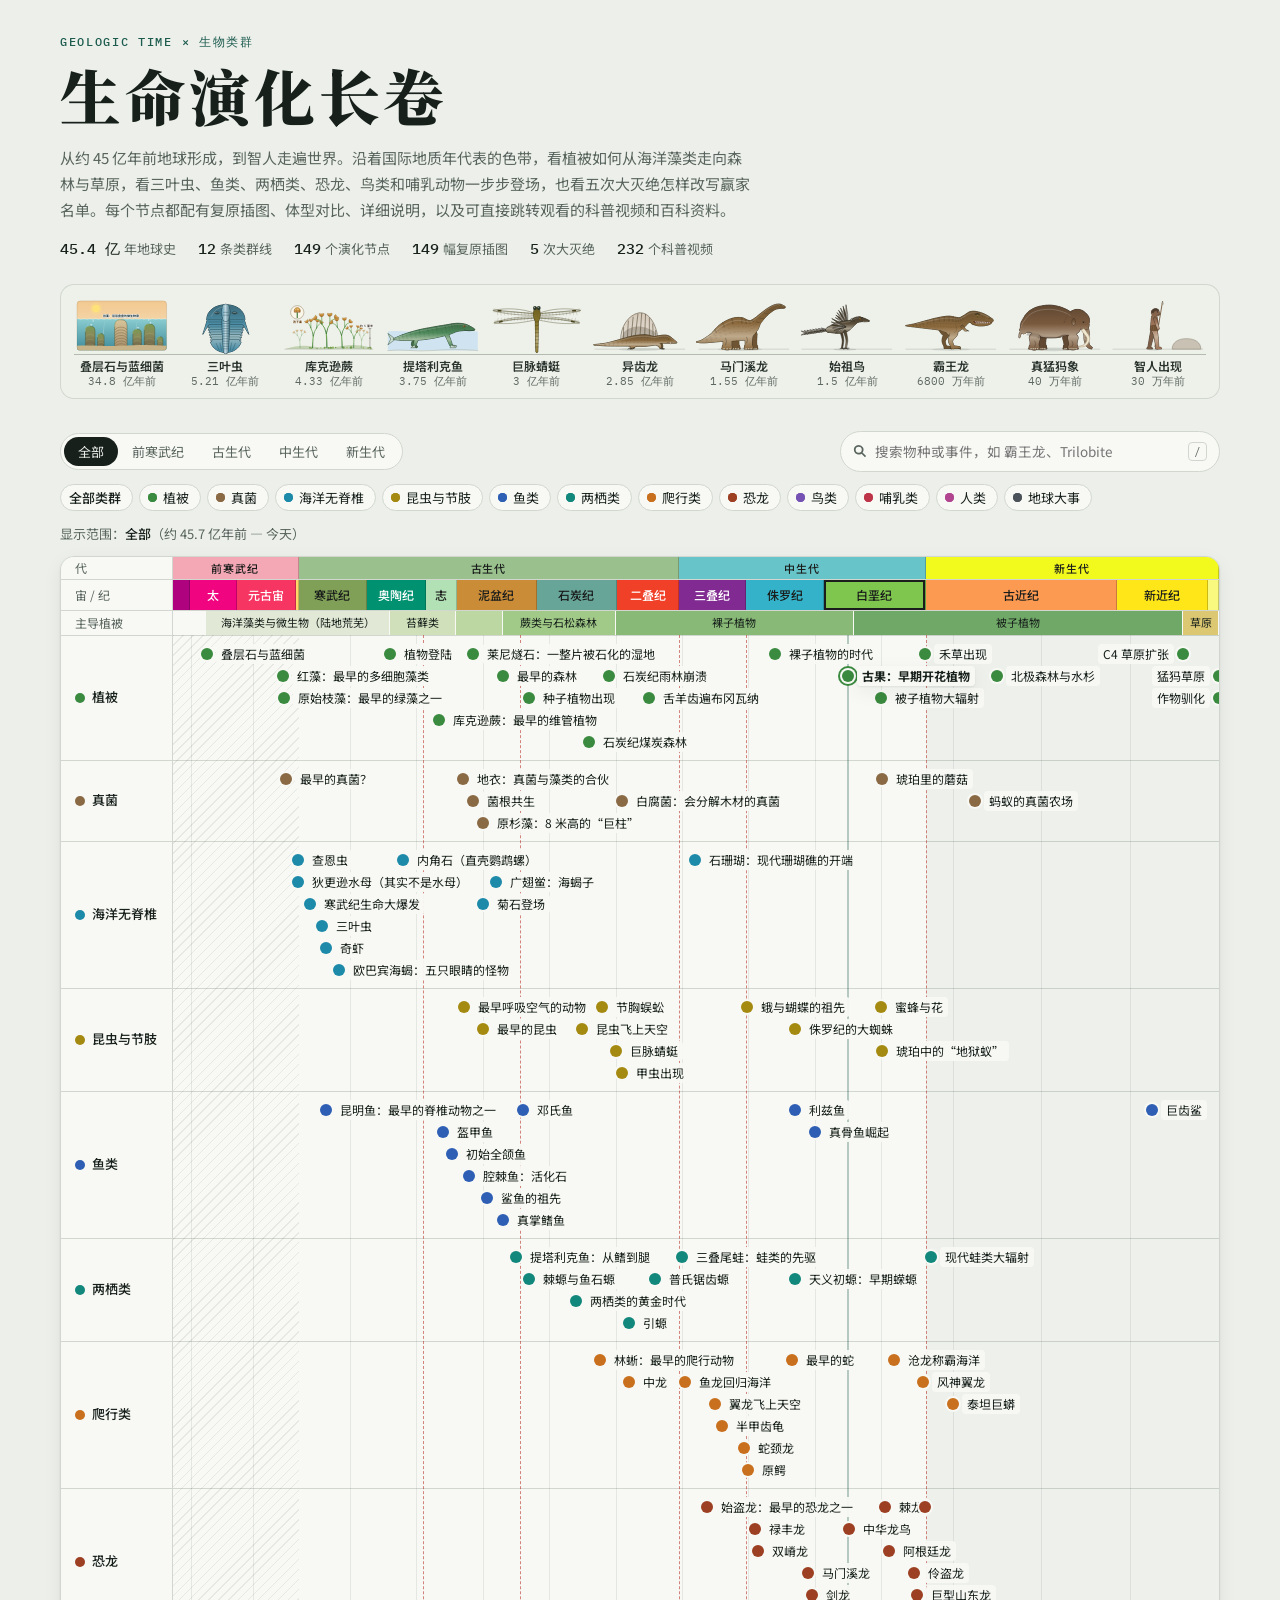
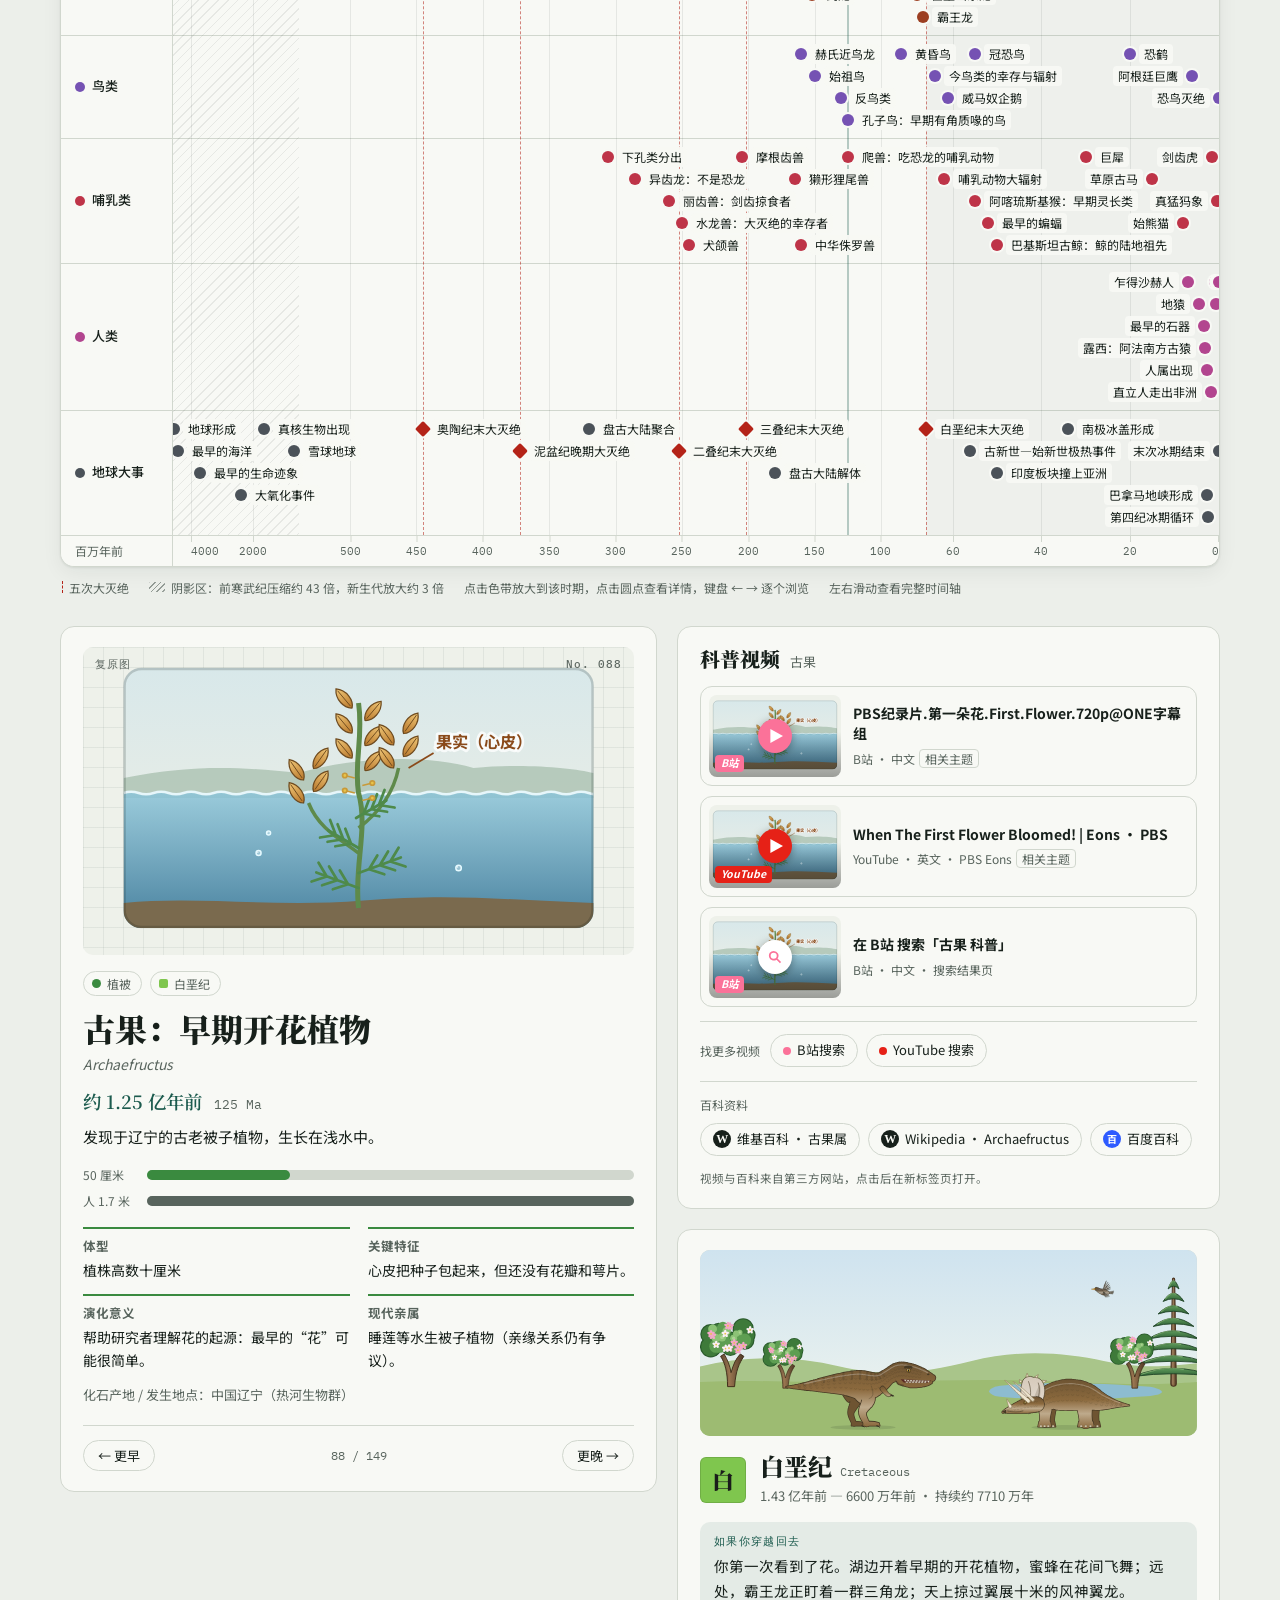
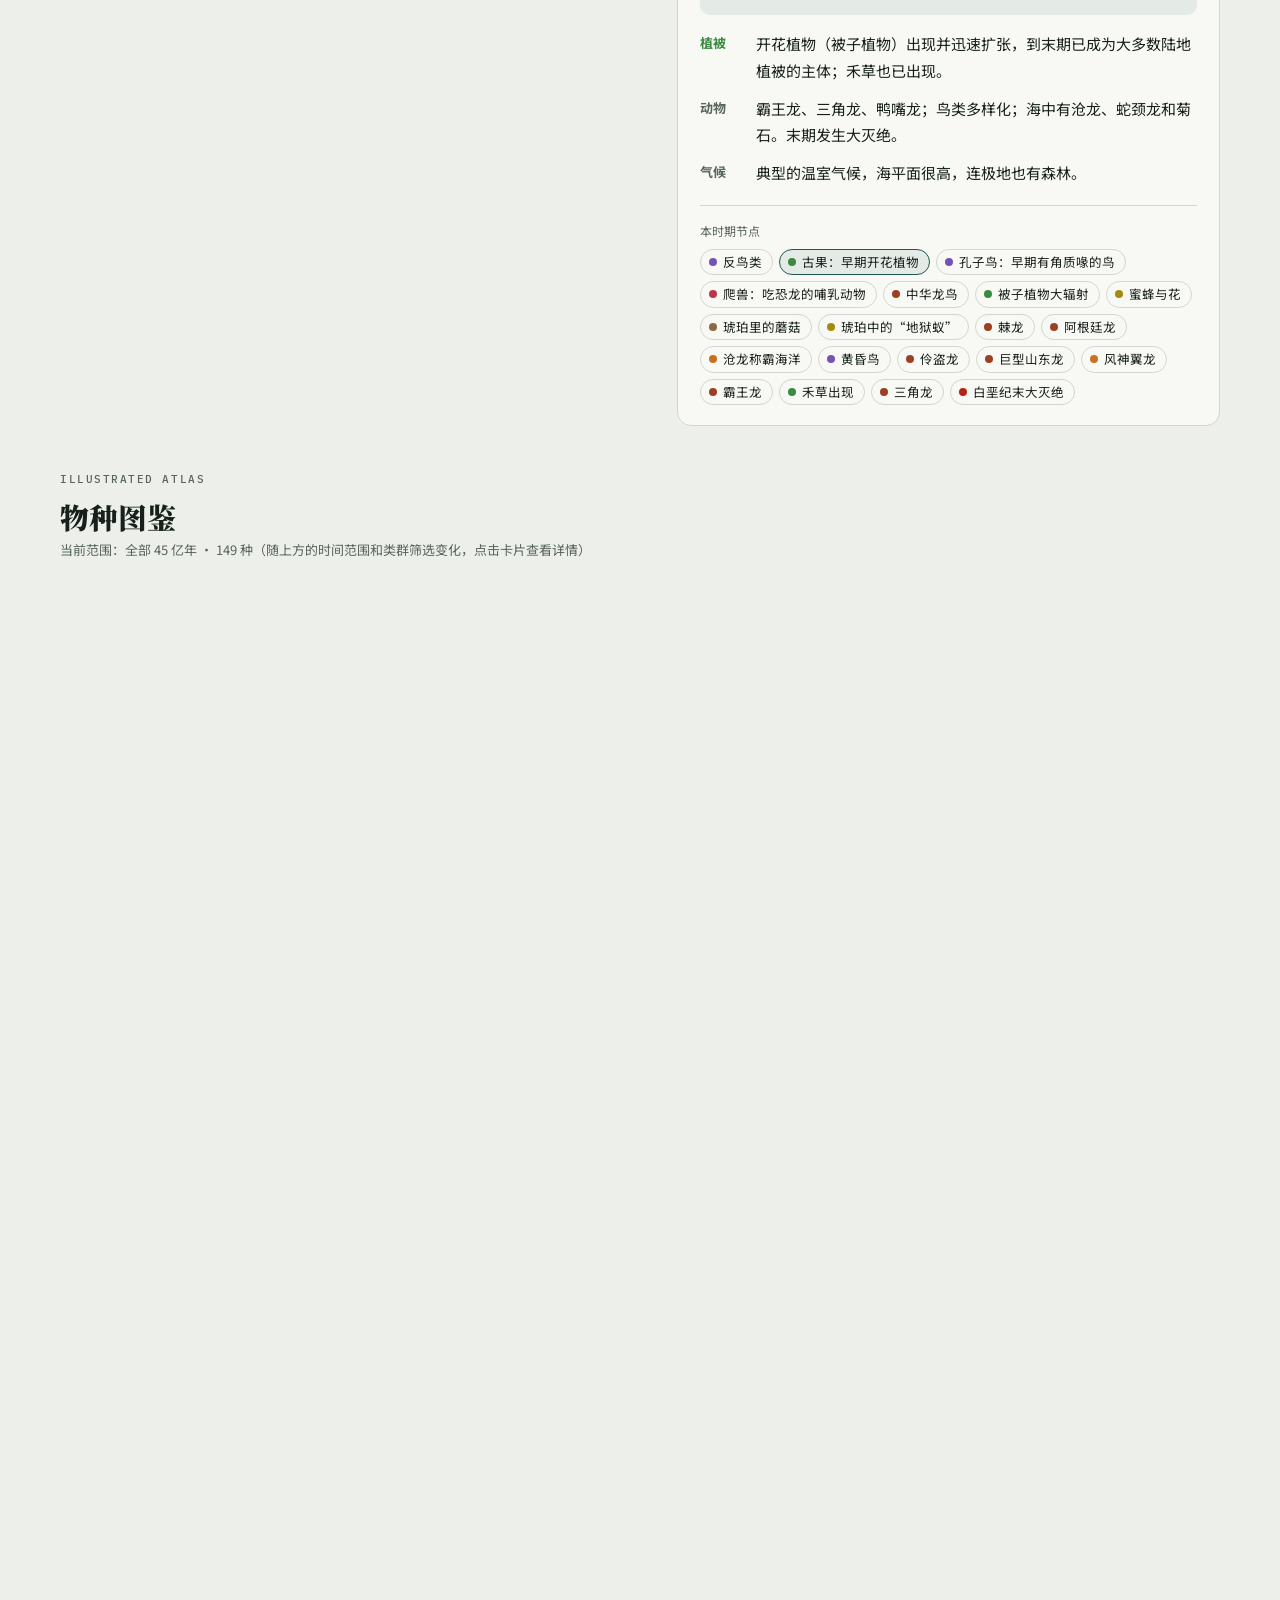
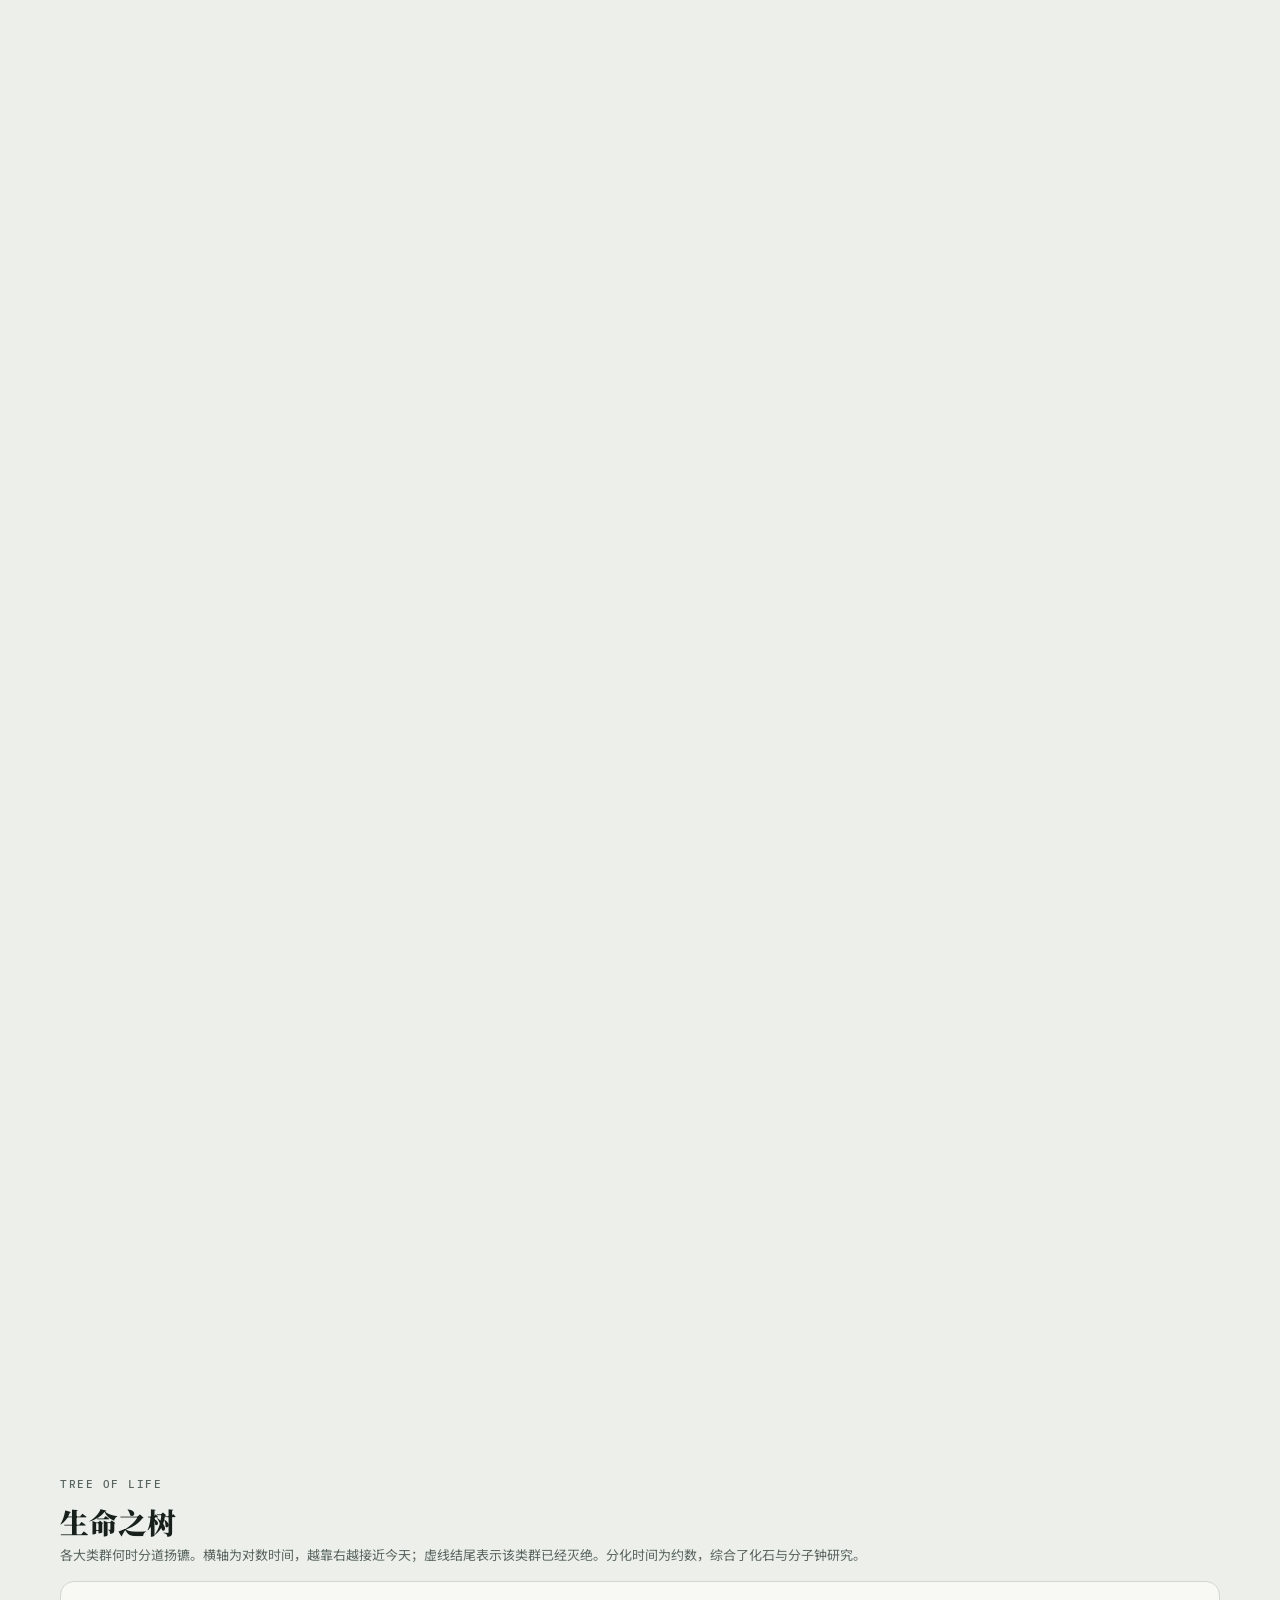
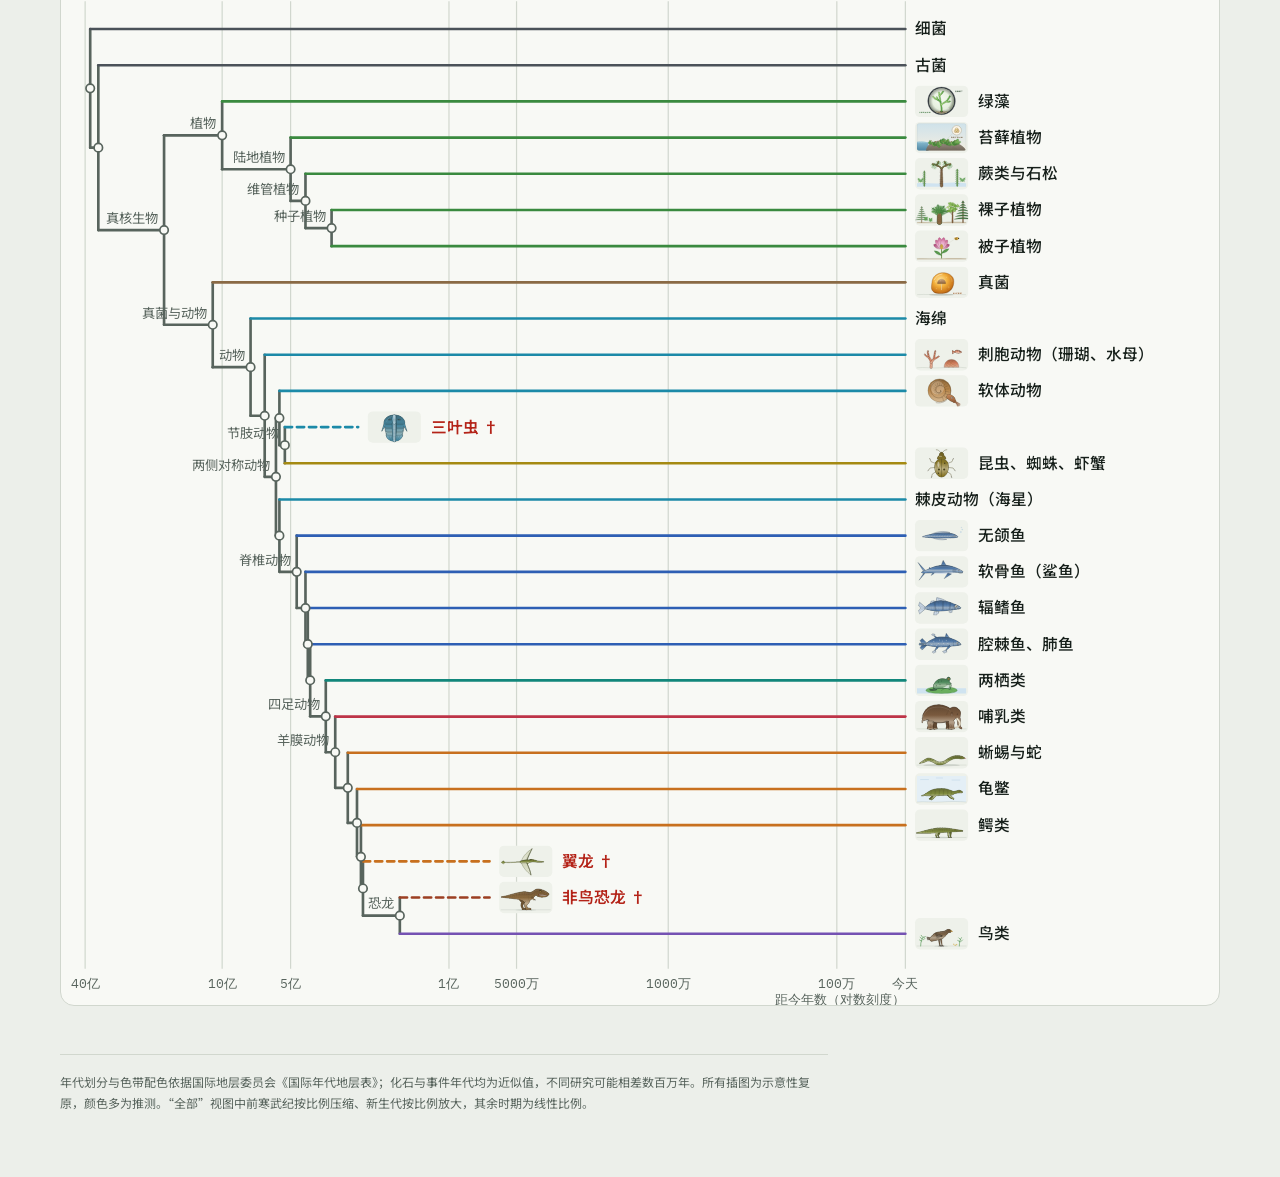
<file: index.html>
<!doctype html>
<html lang="zh-CN">
<head>
<meta charset="utf-8">
<meta name="viewport" content="width=device-width, initial-scale=1, viewport-fit=cover">
<title>生命演化长卷</title>
<link rel="preconnect" href="https://fonts.googleapis.com">
<link rel="preconnect" href="https://fonts.gstatic.com" crossorigin>
<link rel="stylesheet" href="https://fonts.googleapis.com/css2?family=IBM+Plex+Mono:wght@400;500&family=Noto+Sans+SC:wght@400;500;700&family=Noto+Serif+SC:wght@600;900&display=swap">
<link rel="stylesheet" href="style.css">
<link rel="stylesheet" href="art.css">
</head>
<body>
<div class="page">
  <header>
    <p class="eyebrow">GEOLOGIC TIME × 生物类群</p>
    <h1>生命演化长卷</h1>
    <p class="lede">从约 45 亿年前地球形成，到智人走遍世界。沿着国际地质年代表的色带，看植被如何从海洋藻类走向森林与草原，看三叶虫、鱼类、两栖类、恐龙、鸟类和哺乳动物一步步登场，也看五次大灭绝怎样改写赢家名单。每个节点都配有复原插图、体型对比、详细说明，以及可直接跳转观看的科普视频和百科资料。</p>
    <ul class="stats" id="stats"></ul>
    <div class="march-wrap"><div class="march" id="march" aria-label="生命行进：点击任一生物查看详情"></div></div>
  </header>

  <div class="controls">
    <div class="seg" id="seg" role="group" aria-label="时间范围"></div>
    <div class="search" id="search">
      <svg viewBox="0 0 16 16" aria-hidden="true"><path d="M6.5 1a5.5 5.5 0 0 1 4.4 8.8l4 4-1.2 1.2-4-4A5.5 5.5 0 1 1 6.5 1zm0 2a3.5 3.5 0 1 0 0 7 3.5 3.5 0 0 0 0-7z"/></svg>
      <input id="q" type="search" placeholder="搜索物种或事件，如 霸王龙、Trilobite" autocomplete="off" aria-label="搜索物种或事件" aria-controls="qres" aria-expanded="false" role="combobox">
      <kbd>/</kbd>
      <ul class="qres" id="qres" role="listbox" hidden></ul>
    </div>
    <div class="chips" id="chips" role="group" aria-label="显示的类群"></div>
  </div>
  <p class="viewlabel" id="viewlabel"></p>

  <div class="tl-wrap" id="tlwrap">
    <div class="tl" id="tl">
      <div class="row era-row"><div class="rl">代</div><div class="track" id="eraTrack"></div></div>
      <div class="row per-row"><div class="rl">宙 / 纪</div><div class="track" id="perTrack"></div></div>
      <div class="row veg-row"><div class="rl">主导植被</div><div class="track" id="vegTrack"></div></div>
      <div class="lanes" id="lanes"><div class="overlay"><div id="zones"></div><div id="grid"></div><div id="xlines"></div><div class="sl" id="selLine"></div></div></div>
      <div class="row axis-row"><div class="rl">百万年前</div><div class="track" id="axis"></div></div>
    </div>
  </div>
  <div class="legend">
    <span><i class="xs"></i>五次大灭绝</span>
    <span id="zoneNote"><i class="hs"></i><span id="zoneText"></span></span>
    <span>点击色带放大到该时期，点击圆点查看详情，键盘 ← → 逐个浏览</span>
    <span class="hint">左右滑动查看完整时间轴</span>
  </div>

  <div class="panes">
    <article class="card detail" id="detail" aria-live="polite">
      <figure class="plate" id="dPlate"><figcaption id="dCap">复原图</figcaption><figcaption class="pno" id="dNo"></figcaption><div id="dArt"></div></figure>
      <div class="tags"><span class="tag" id="dLane"><i></i><span></span></span><button class="tag per" id="dPer" type="button"><i></i><span></span></button></div>
      <h2 id="dName"></h2>
      <p class="sci" id="dSci"></p>
      <div class="when"><b id="dAgo"></b><span id="dMa"></span></div>
      <p class="desc" id="dDesc"></p>
      <div class="size" id="dSize"></div>
      <dl class="facts" id="dFacts"></dl>
      <p class="place" id="dPlace"></p>
      <button type="button" class="jump" id="jump"><i><svg viewBox="0 0 10 10"><path d="M1 0l9 5-9 5z"/></svg></i>观看科普视频 · 查百科<span id="jumpN"></span></button>
      <div class="nav"><button type="button" id="prev">← 更早</button><span id="pos"></span><button type="button" id="next">更晚 →</button></div>
    </article>
    <div class="side">
    <article class="card media" id="media" aria-live="polite">
      <div class="mhead"><h3>科普视频</h3><span id="mName"></span></div>
      <div class="vids" id="mVids"></div>
      <div class="more" id="mMore"><span>找更多视频</span><a id="mBili" class="sbtn b" target="_blank" rel="noopener noreferrer">B站搜索</a><a id="mYt" class="sbtn y" target="_blank" rel="noopener noreferrer">YouTube 搜索</a></div>
      <div class="wiki"><span>百科资料</span><div id="mWiki"></div></div>
      <p class="mnote">视频与百科来自第三方网站，点击后在新标签页打开。</p>
    </article>
    <article class="card period" id="period">
      <div class="scenebox" id="pScene"></div>
      <div class="phead"><div class="swatch" id="pSw"></div><div><h2 id="pName"></h2><p class="range" id="pRange"></p></div></div>
      <p class="pnote" id="pNote"></p>
      <p class="travel"><b>如果你穿越回去</b><span id="pTravel"></span></p>
      <dl class="pdl">
        <div><dt class="veg-dt">植被</dt><dd id="pFlora"></dd></div>
        <div><dt>动物</dt><dd id="pFauna"></dd></div>
        <div><dt>气候</dt><dd id="pClimate"></dd></div>
      </dl>
      <div class="pchips"><p>本时期节点</p><div id="pChips"></div></div>
    </article>
    </div>
  </div>

  <section class="gallery">
    <p class="kicker">ILLUSTRATED ATLAS</p>
    <h2 class="sec">物种图鉴</h2>
    <p class="sub" id="gallerySub"></p>
    <div id="groups"></div>
  </section>

  <section class="treesec">
    <p class="kicker">TREE OF LIFE</p>
    <h2 class="sec">生命之树</h2>
    <p class="sub">各大类群何时分道扬镳。横轴为对数时间，越靠右越接近今天；虚线结尾表示该类群已经灭绝。分化时间为约数，综合了化石与分子钟研究。</p>
    <div class="tree-wrap" id="treeWrap"></div>
  </section>

  <footer>年代划分与色带配色依据国际地层委员会《国际年代地层表》；化石与事件年代均为近似值，不同研究可能相差数百万年。所有插图为示意性复原，颜色多为推测。“全部”视图中前寒武纪按比例压缩、新生代按比例放大，其余时期为线性比例。</footer>
</div>
<div class="peek" id="peek" aria-hidden="true"></div>
<button type="button" class="totop" id="totop" aria-label="回到顶部" hidden><svg viewBox="0 0 16 16" aria-hidden="true"><path d="M8 3l6 6-1.4 1.4L9 6.8V14H7V6.8L3.4 10.4 2 9z"/></svg></button>

<script src="js/artkit.js"></script>
<script src="js/art-dino.js"></script>
<script src="js/art-mamm.js"></script>
<script src="js/art-fish.js"></script>
<script src="js/art-rept.js"></script>
<script src="js/art-bird.js"></script>
<script src="js/art-human.js"></script>
<script src="js/art-inv.js"></script>
<script src="js/art-plant.js"></script>
<script src="js/art-earth.js"></script>
<script src="js/art-life.js"></script>
<script src="js/data1.js"></script>
<script src="js/data2.js"></script>
<script src="js/data3.js"></script>
<script src="js/media.js"></script>
<script src="js/tree.js"></script>
<script src="js/scenes.js"></script>
<script src="js/app.js"></script>
</body>
</html>
</file>
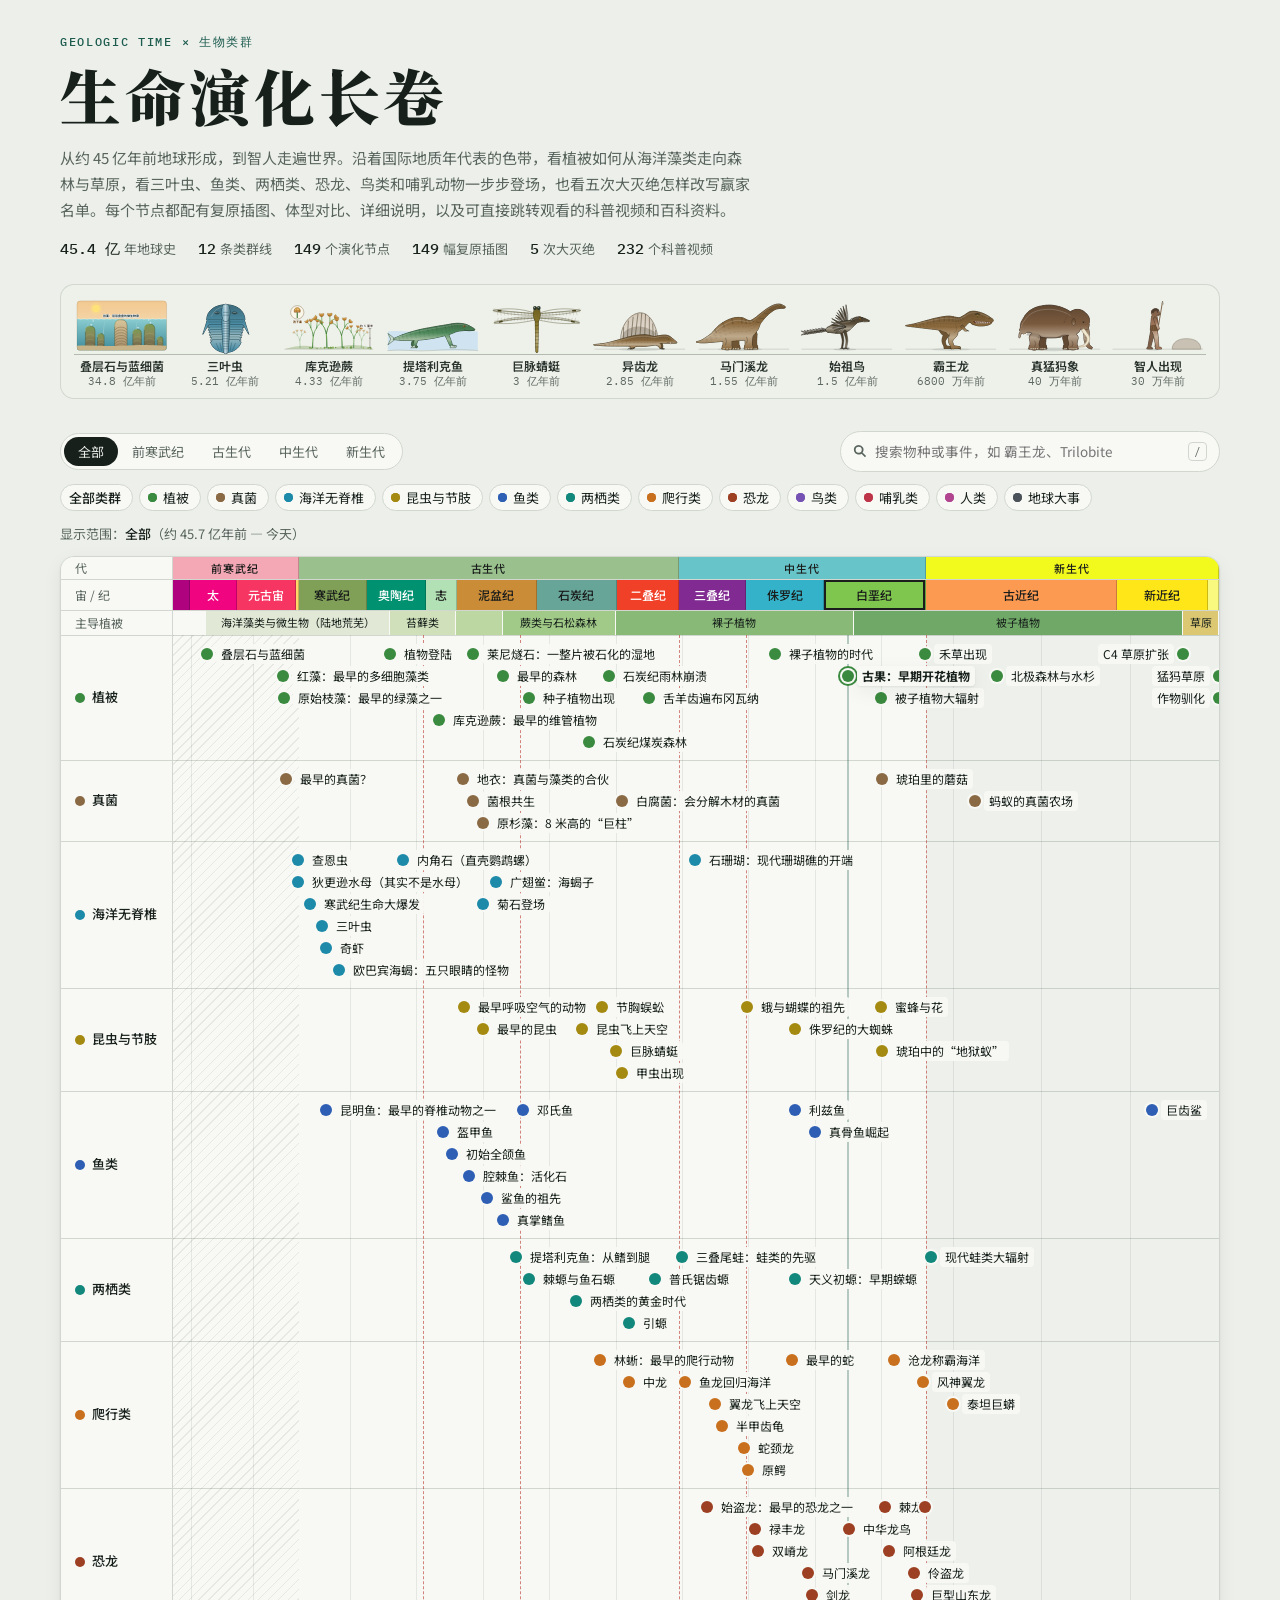
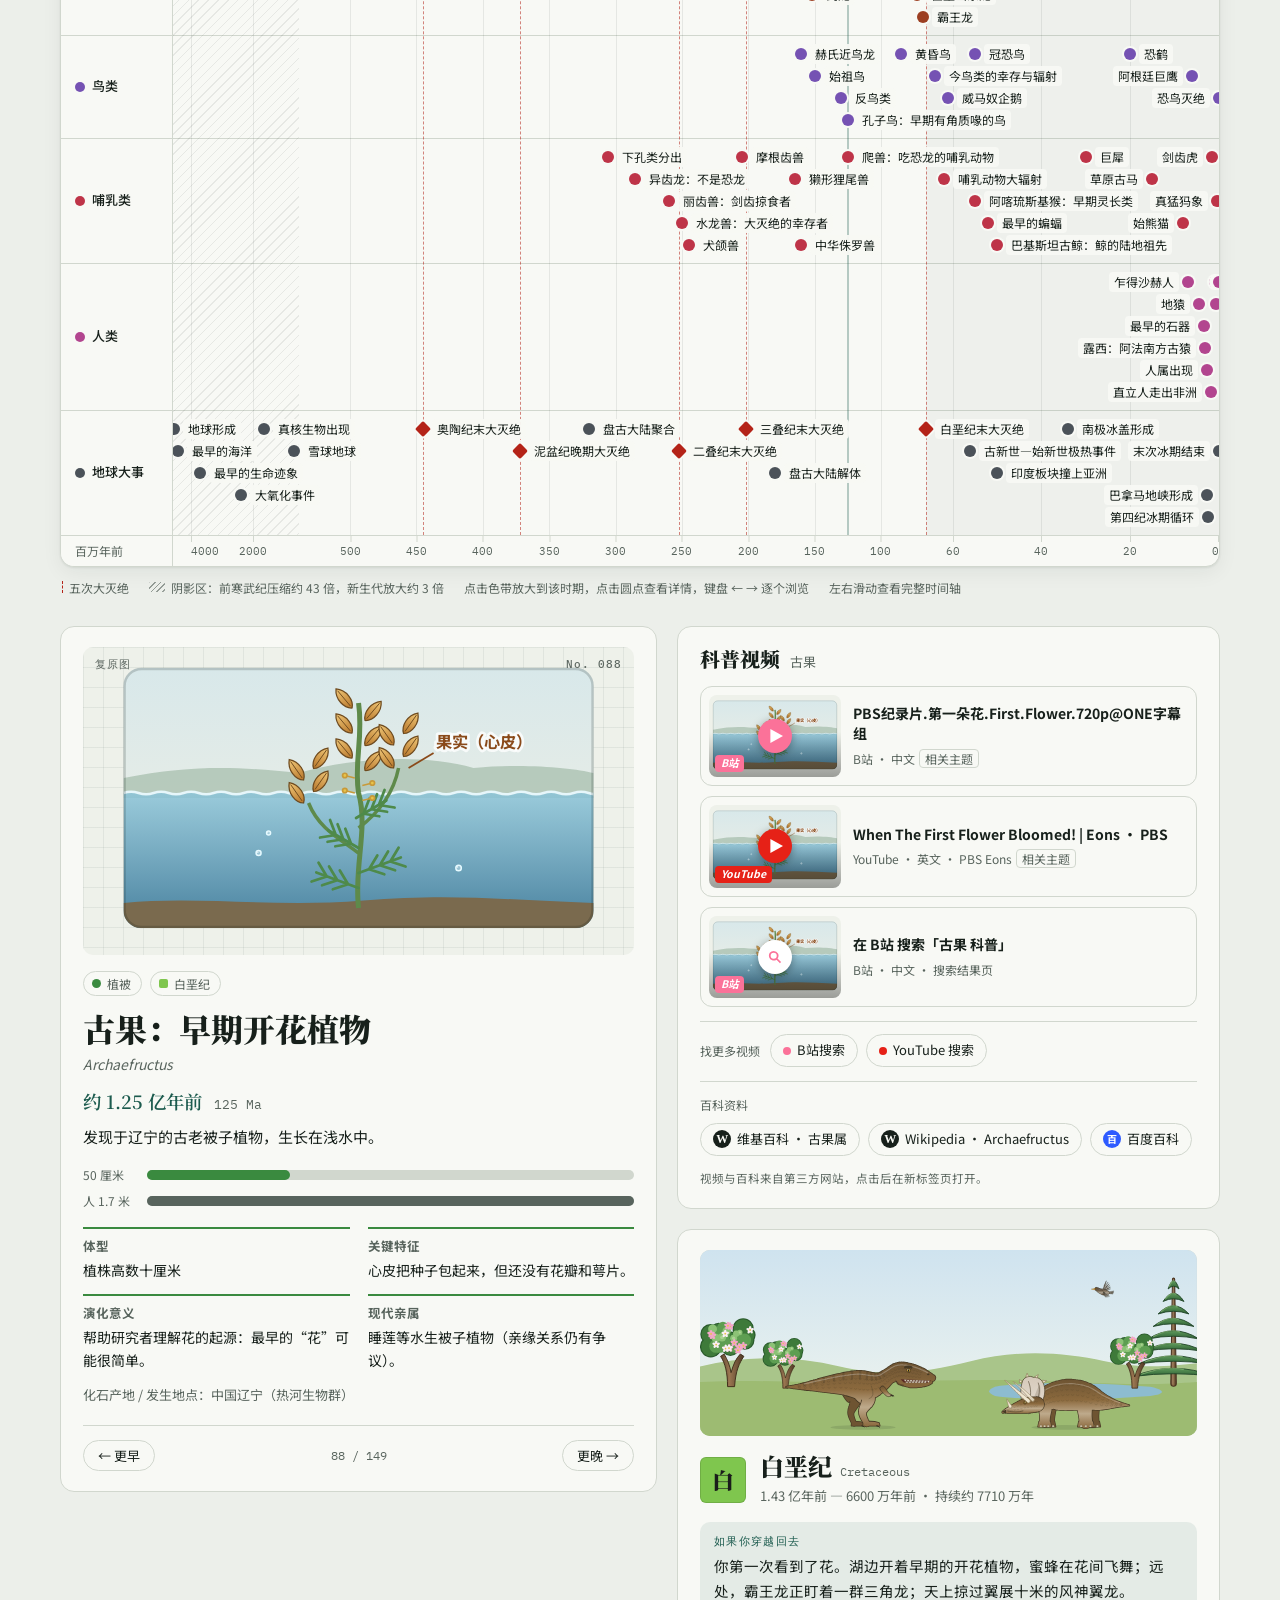
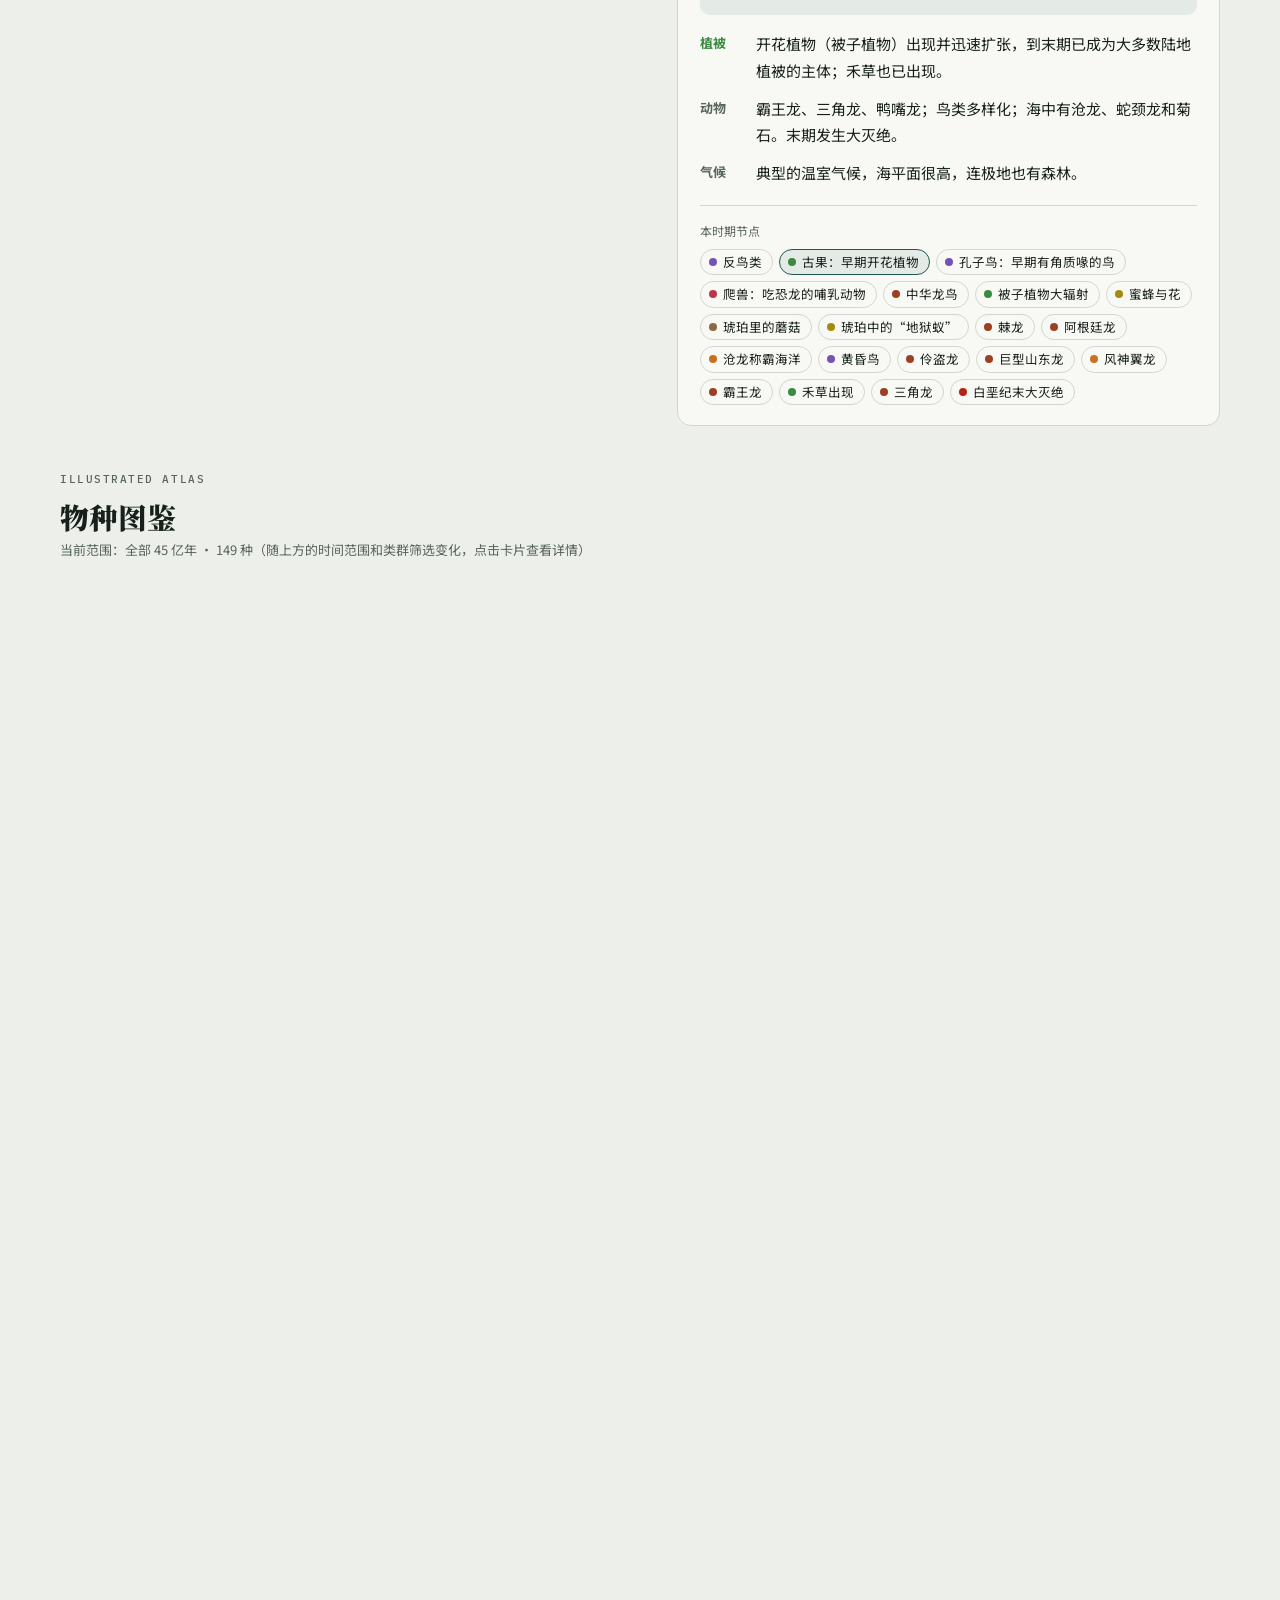
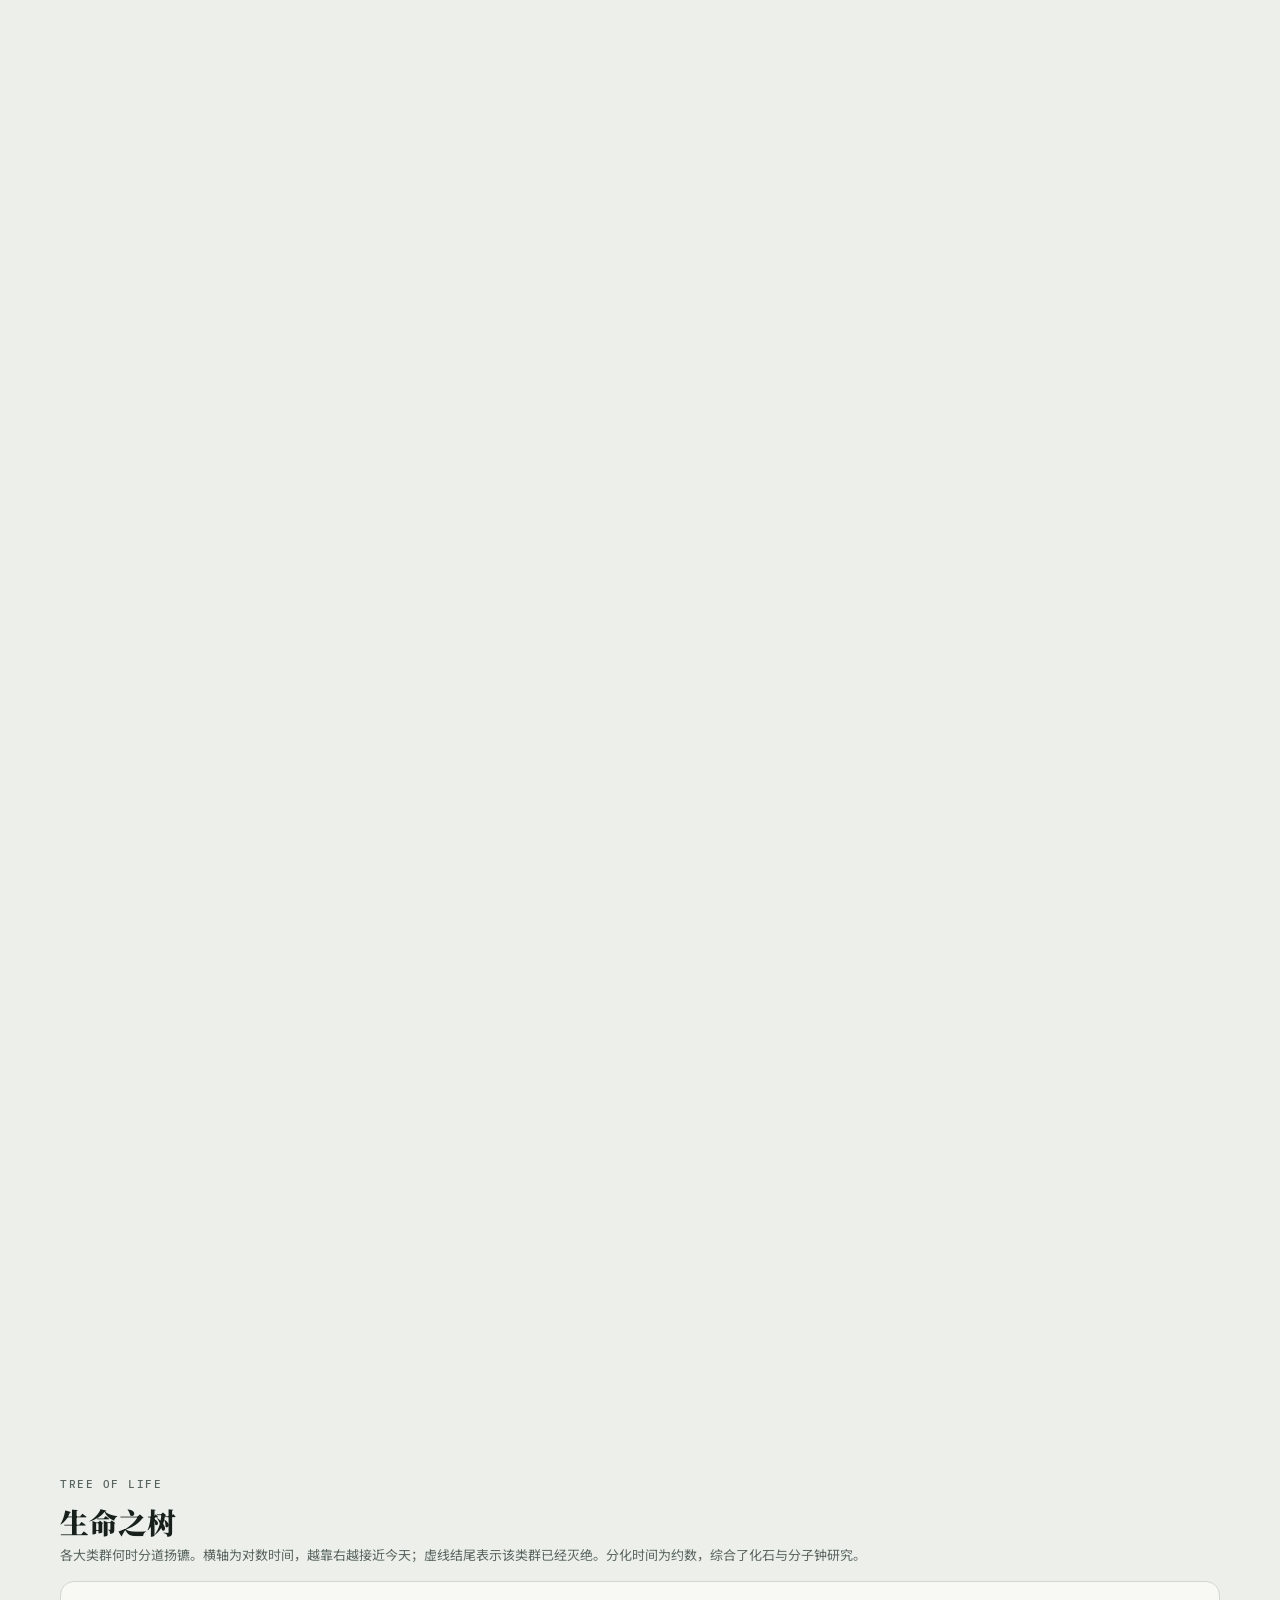
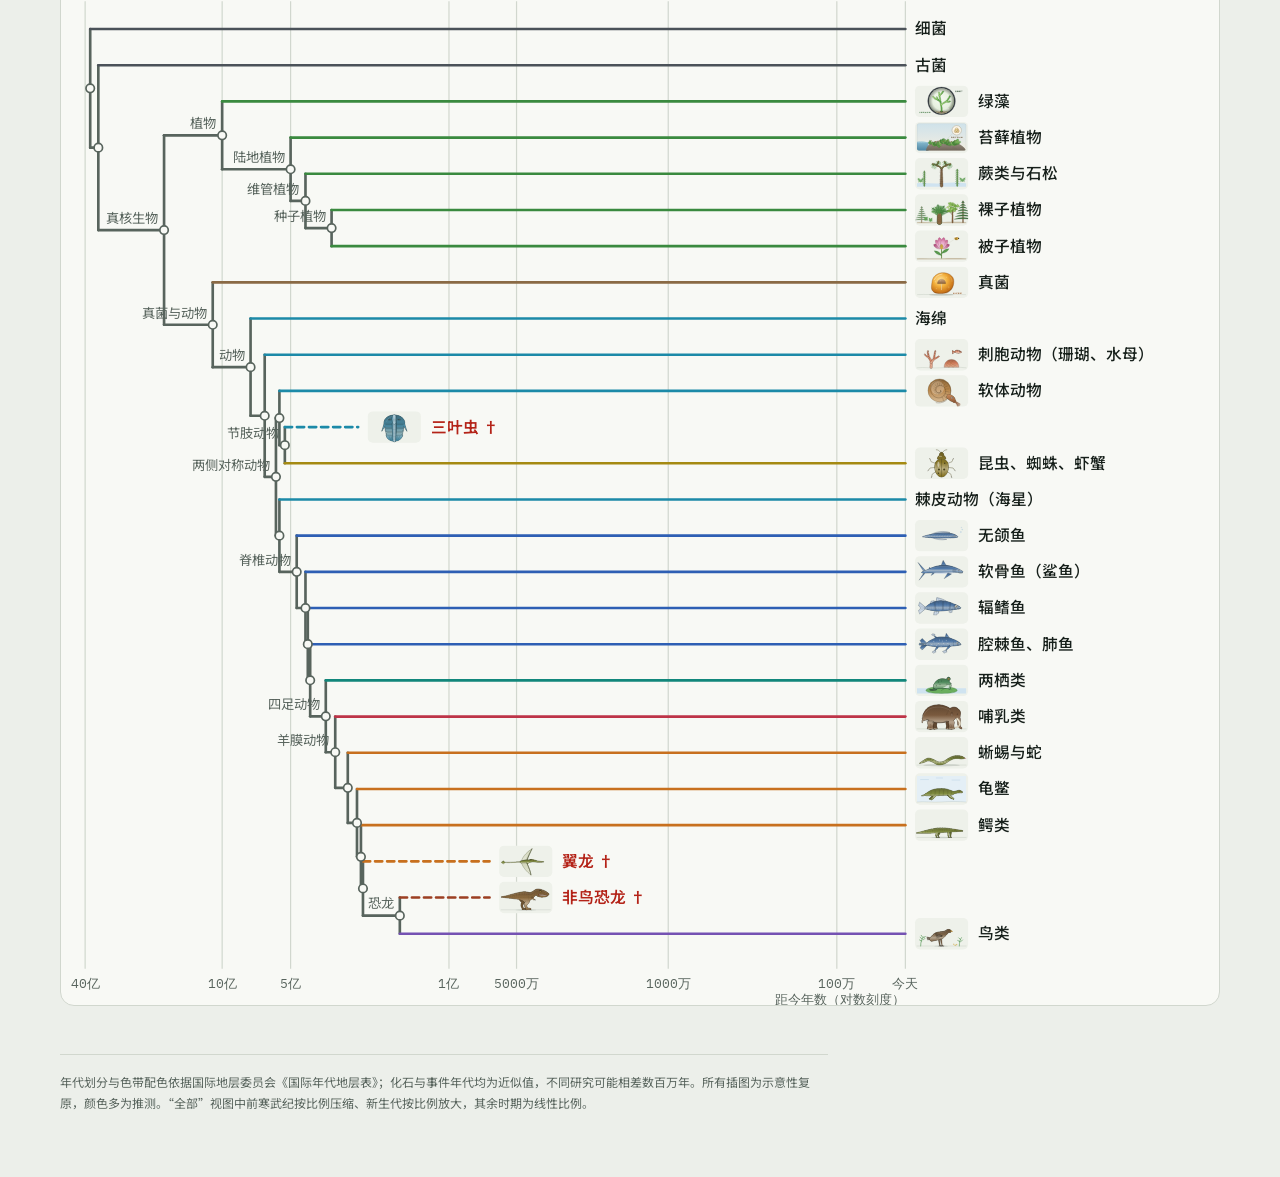
<file: 生命演化长卷_单文件.html>
<!doctype html>
<html lang="zh-CN">
<head>
<meta charset="utf-8">
<meta name="viewport" content="width=device-width, initial-scale=1, viewport-fit=cover">
<title>生命演化长卷</title>
<link rel="preconnect" href="https://fonts.googleapis.com">
<link rel="preconnect" href="https://fonts.gstatic.com" crossorigin>
<link rel="stylesheet" href="https://fonts.googleapis.com/css2?family=IBM+Plex+Mono:wght@400;500&family=Noto+Sans+SC:wght@400;500;700&family=Noto+Serif+SC:wght@600;900&display=swap">
<style>
/* 生命演化长卷 · 页面样式
   布局：仿国际地质年代表的横向长卷——代/纪色带与主导植被在上，十二条类群泳道居中；
   下方为“标本板”式的节点详情与时期景观；再往下是物种图鉴与生命之树。 */
:root{
  --bg:#ECEFEA; --surface:#F8F9F5; --ink:#17201B; --muted:#58645D; --line:#D1D7CE; --accent:#1C5B4E;
  --ext:#B42318; --grid:rgba(23,32,27,.08); --pill:rgba(248,249,245,.95); --hl:rgba(28,91,78,.09);
  --zone:rgba(23,32,27,.04); --shadow:0 1px 2px rgba(23,32,27,.08),0 6px 20px rgba(23,32,27,.06);
  --plate:#EEF1EA; --plate-line:rgba(60,80,70,.08);
  --veg1:#E1E8D6; --veg2:#D0E0BA; --veg3:#BCD7A1; --veg4:#A1C987; --veg5:#88B976; --veg6:#70A868; --veg7:#DCC873;
  --f-display:"Noto Serif SC","Songti SC","STSong","SimSun",serif;
  --f-body:"Noto Sans SC","PingFang SC","Microsoft YaHei",system-ui,sans-serif;
  --f-mono:"IBM Plex Mono",ui-monospace,"SFMono-Regular",Menlo,Consolas,monospace;
  --ease:cubic-bezier(.2,.7,.2,1);
  --lw:112px;
  color-scheme:light;
}
@media (prefers-color-scheme: dark){
  :root:not([data-theme="light"]){
    --bg:#101412; --surface:#171C19; --ink:#E4E9E3; --muted:#98A39C; --line:#2C342F; --accent:#7FC8B5;
    --ext:#FF8A7A; --grid:rgba(228,233,227,.07); --pill:rgba(23,28,25,.95); --hl:rgba(127,200,181,.12);
    --zone:rgba(228,233,227,.04); --shadow:0 1px 2px rgba(0,0,0,.4),0 8px 24px rgba(0,0,0,.3);
    --plate:#E6EAE2; --plate-line:rgba(60,80,70,.1);
    --veg1:#232B24; --veg2:#29372A; --veg3:#2F442D; --veg4:#355231; --veg5:#3A6035; --veg6:#3F6E3A; --veg7:#665B2D;
    color-scheme:dark;
  }
}
:root[data-theme="dark"]{
  --bg:#101412; --surface:#171C19; --ink:#E4E9E3; --muted:#98A39C; --line:#2C342F; --accent:#7FC8B5;
  --ext:#FF8A7A; --grid:rgba(228,233,227,.07); --pill:rgba(23,28,25,.95); --hl:rgba(127,200,181,.12);
  --zone:rgba(228,233,227,.04); --shadow:0 1px 2px rgba(0,0,0,.4),0 8px 24px rgba(0,0,0,.3);
  --plate:#E6EAE2; --plate-line:rgba(60,80,70,.1);
  --veg1:#232B24; --veg2:#29372A; --veg3:#2F442D; --veg4:#355231; --veg5:#3A6035; --veg6:#3F6E3A; --veg7:#665B2D;
  color-scheme:dark;
}
*{box-sizing:border-box}
[hidden]{display:none!important}
body{margin:0;background:var(--bg);color:var(--ink);font:15px/1.75 var(--f-body)}
button{font-family:inherit;color:inherit}
button:focus-visible{outline:2px solid var(--accent);outline-offset:2px}
.page{max-width:1240px;margin:0 auto;padding-inline:clamp(16px,4vw,40px);padding-block:36px 64px}
.kicker{font:500 11px/1 var(--f-mono);letter-spacing:.14em;color:var(--muted);margin:0 0 14px}
h2.sec{font:900 clamp(1.4rem,3vw,1.8rem)/1.25 var(--f-display);margin:0;text-wrap:balance}
.sub{font-size:13px;color:var(--muted);margin:4px 0 0}

/* ---------- 标题与“生命行进”长卷 ---------- */
.eyebrow{font:500 12px/1 var(--f-mono);letter-spacing:.14em;color:var(--accent);margin:0 0 14px}
h1{font:900 clamp(2.3rem,5.4vw,3.8rem)/1.1 var(--f-display);letter-spacing:.06em;margin:0;text-wrap:balance}
.lede{max-width:46em;color:var(--muted);margin:16px 0 0}
.stats{display:flex;flex-wrap:wrap;gap:6px 22px;margin:14px 0 0;padding:0;list-style:none;font-size:13px;color:var(--muted)}
.stats b{font:500 15px var(--f-mono);color:var(--ink);margin-right:4px}
.march-wrap{margin-top:24px;overflow-x:auto;border-radius:14px;background:var(--plate);box-shadow:inset 0 0 0 1px var(--line)}
.march{display:grid;grid-template-columns:repeat(11,minmax(88px,1fr));min-width:980px;padding:14px 10px 10px;position:relative}
.march::after{content:"";position:absolute;left:14px;right:14px;bottom:44px;height:1px;background:#B3BAAE}
.mitem{border:0;background:none;padding:0 4px;cursor:pointer;text-align:center;color:#2A332E;display:grid;gap:2px}
.mitem .art{transition:transform .25s var(--ease)}
.mitem:hover .art{transform:translateY(-3px)}
.mitem b{font:600 12px/1.3 var(--f-body)}
.mitem span{font:11px/1.2 var(--f-mono);color:#5E6862}

/* ---------- 控件 ---------- */
.controls{display:flex;flex-wrap:wrap;gap:12px 20px;align-items:center;justify-content:space-between;margin-top:32px}
.seg{display:inline-flex;flex-wrap:wrap;background:var(--surface);border:1px solid var(--line);border-radius:999px;padding:3px}
.seg button{border:0;background:transparent;padding:5px 14px;border-radius:999px;font-size:13px;cursor:pointer;color:var(--muted)}
.seg button[aria-pressed="true"]{background:var(--ink);color:var(--bg)}
.chips{display:flex;flex-wrap:wrap;gap:6px}
.search{position:relative;flex:1 1 260px;max-width:380px;display:flex;align-items:center;background:var(--surface);border:1px solid var(--line);border-radius:999px;padding:0 12px;gap:8px;transition:border-color .2s,box-shadow .2s}
.search:focus-within{border-color:var(--accent);box-shadow:0 0 0 3px color-mix(in srgb,var(--accent) 18%,transparent)}
.search>svg{width:14px;height:14px;fill:var(--muted);flex:none}
.search input{flex:1;min-width:0;border:0;background:transparent;color:var(--ink);font:inherit;font-size:13.5px;padding:8px 0;outline:none}
.search input::-webkit-search-cancel-button{cursor:pointer}
.search kbd{font:11px var(--f-mono);color:var(--muted);border:1px solid var(--line);border-radius:4px;padding:0 5px;line-height:1.5}
.search:focus-within kbd{display:none}
.qres{position:absolute;left:0;right:0;top:calc(100% + 6px);z-index:30;margin:0;padding:6px;list-style:none;background:var(--surface);border:1px solid var(--line);border-radius:12px;box-shadow:0 16px 40px -12px rgba(0,0,0,.35);max-height:min(420px,60vh);overflow:auto}
.qres li{display:grid;grid-template-columns:64px minmax(0,1fr);gap:10px;align-items:center;padding:5px 8px 5px 5px;border-radius:8px;cursor:pointer}
.qres li[aria-selected="true"],.qres li:hover{background:var(--hl)}
.qres .pl{background:var(--plate);border-radius:6px;overflow:hidden;display:block}
.qres b{display:block;font-size:13.5px;line-height:1.35}
.qres small{display:block;font-size:11.5px;color:var(--muted);white-space:nowrap;overflow:hidden;text-overflow:ellipsis}
.qres mark{background:color-mix(in srgb,var(--accent) 22%,transparent);color:inherit;border-radius:2px}
.qres .none{display:block;padding:10px;color:var(--muted);font-size:13px;cursor:default}
 .jump{display:none;align-items:center;gap:8px;margin:14px 0 0;padding:9px 14px;border-radius:10px;background:var(--hl);color:inherit;text-decoration:none;font-size:13.5px;font-weight:700;border:1px solid var(--line);width:100%;cursor:pointer}
.jump i{width:22px;height:22px;border-radius:50%;background:#FB7299;display:grid;place-items:center}.jump i svg{width:8px;height:8px;fill:#fff;margin-left:1px}
.jump span{font-weight:400;color:var(--muted);margin-left:auto;font-size:12px}
@media (max-width:860px){.jump{display:flex}}
.totop{position:fixed;right:18px;bottom:18px;z-index:40;width:42px;height:42px;border-radius:50%;border:1px solid var(--line);background:var(--surface);box-shadow:var(--shadow);display:grid;place-items:center;cursor:pointer;transition:transform .2s var(--ease),opacity .2s}
.totop:hover{transform:translateY(-2px)}
.totop svg{width:16px;height:16px;fill:var(--ink)}
.totop[hidden]{display:none}
@media (max-width:640px){:root{--lw:88px}.rl{font-size:10.5px;padding:0 6px 0 8px;gap:5px;white-space:nowrap}.search{max-width:none;flex-basis:100%}}
.chip{display:inline-flex;align-items:center;gap:6px;border:1px solid var(--line);background:var(--surface);border-radius:999px;padding:3px 11px 3px 8px;font-size:13px;cursor:pointer}
.chip i{width:9px;height:9px;border-radius:50%;background:var(--lc);box-shadow:inset 0 0 0 1.5px var(--lc)}
.chip[aria-pressed="false"]{color:var(--muted);opacity:.6}
.chip[aria-pressed="false"] i{background:transparent}
.chip.all{font-weight:500}
.viewlabel{margin:12px 0 0;font-size:13px;color:var(--muted)}
.viewlabel b{color:var(--ink);font-weight:500}

/* ---------- 时间轴 ---------- */
.tl-wrap{margin-top:10px;overflow-x:auto;border:1px solid var(--line);border-radius:14px;background:var(--surface);box-shadow:var(--shadow)}
.tl{min-width:1040px;position:relative}
.row,.lane{display:grid;grid-template-columns:var(--lw) minmax(0,1fr)}
.rl{position:sticky;left:0;z-index:6;background:var(--surface);font-size:12px;color:var(--muted);padding:0 10px 0 14px;display:flex;align-items:center;gap:7px;border-right:1px solid var(--line);line-height:1.3}
.track{position:relative;overflow:hidden}
.era-row .track{height:22px}
.per-row .track{height:30px}
.veg-row .track{height:24px}
.per-row,.veg-row{border-top:1px solid var(--line)}
.band{position:absolute;top:0;bottom:0;border:0;border-right:1px solid rgba(0,0,0,.2);padding:0;font:500 12px var(--f-body);cursor:pointer;display:flex;align-items:center;justify-content:center;overflow:hidden;white-space:nowrap;transition:left .6s var(--ease),width .6s var(--ease)}
.era-row .band{font-size:11px;letter-spacing:.08em}
.band.on{box-shadow:inset 0 0 0 2px currentColor}
.band:focus-visible{outline:2px solid var(--accent);outline-offset:-3px}
.veg{position:absolute;top:0;bottom:0;display:flex;align-items:center;justify-content:center;overflow:hidden;white-space:nowrap;font-size:11px;color:var(--ink);border-right:1px solid var(--surface);transition:left .6s var(--ease),width .6s var(--ease)}
.lanes{position:relative}
.overlay{position:absolute;top:0;bottom:0;left:var(--lw);right:0;pointer-events:none;overflow:hidden;z-index:0}
.zone{position:absolute;top:0;bottom:0;background:var(--zone)}
.zone.pre{background:repeating-linear-gradient(135deg,var(--grid) 0 1px,transparent 1px 7px)}
.gl{position:absolute;top:0;bottom:0;width:1px;background:var(--grid)}
.xl{position:absolute;top:0;bottom:0;border-left:1.5px dashed var(--ext);opacity:.55;transition:left .6s var(--ease),opacity .3s}
.sl{position:absolute;top:0;bottom:0;width:2px;margin-left:-1px;background:var(--accent);opacity:.3;transition:left .6s var(--ease)}
.lane{border-top:1px solid var(--line)}
.lane .rl{font-size:13px;color:var(--ink);font-weight:500}
.lane .rl i{width:10px;height:10px;border-radius:50%;background:var(--lc);flex:none}
.lane .track{z-index:1;transition:height .3s var(--ease);height:36px}
.ev{position:absolute;width:0;height:0;border:0;padding:0;background:none;cursor:pointer;z-index:1;transition:left .6s var(--ease),top .3s var(--ease),opacity .3s}
.ev .dot{position:absolute;left:-6px;top:-6px;width:12px;height:12px;border-radius:50%;background:var(--lc);box-shadow:0 0 0 2px var(--surface)}
.ev.x .dot{border-radius:2px;transform:rotate(45deg) scale(.95);background:var(--ext)}
.ev .lbl{position:absolute;top:-10px;left:9px;font:12px/20px var(--f-body);white-space:nowrap;padding:0 5px;border-radius:4px;background:var(--pill);color:var(--ink);transition:opacity .2s}
.ev.left .lbl{left:auto;right:9px}
.ev.nolbl .lbl{opacity:0;pointer-events:none}
.ev.off{opacity:0;pointer-events:none}
.ev:hover,.ev:focus-visible,.ev.on{z-index:4}
.ev:hover .lbl,.ev:focus-visible .lbl,.ev.on .lbl{opacity:1;pointer-events:auto;box-shadow:var(--shadow)}
.ev.on .lbl{font-weight:700}
.ev.on .dot{box-shadow:0 0 0 2px var(--surface),0 0 0 4px var(--lc)}
.ev.x.on .dot{box-shadow:0 0 0 2px var(--surface),0 0 0 4px var(--ext)}
.ev:focus-visible{outline:none}
.ev:focus-visible .dot{outline:2px solid var(--accent);outline-offset:4px}
.axis-row{border-top:1px solid var(--line)}
.axis-row .track{height:30px}
.tick{position:absolute;top:0;font:11px/1 var(--f-mono);color:var(--muted);transform:translateX(-50%);padding-top:10px;white-space:nowrap}
.tick::before{content:"";position:absolute;left:50%;top:0;width:1px;height:6px;background:var(--line)}
.tick.r{transform:translateX(-100%)}.tick.r::before{left:auto;right:0}
.tick.l{transform:none}.tick.l::before{left:0}
.legend{display:flex;flex-wrap:wrap;gap:6px 20px;margin:10px 2px 0;font-size:12px;color:var(--muted)}
.legend span{display:inline-flex;align-items:center;gap:6px}
.legend .xs{width:0;height:12px;border-left:1.5px dashed var(--ext)}
.legend .hs{width:16px;height:10px;border-radius:2px;background:repeating-linear-gradient(135deg,var(--muted) 0 1px,transparent 1px 4px);opacity:.6}
.hint{display:none}
@media (max-width:760px){.hint{display:inline-flex}}

/* 悬停预览 */
.peek{position:fixed;z-index:50;width:220px;background:var(--surface);border:1px solid var(--line);border-radius:10px;box-shadow:var(--shadow);padding:6px;pointer-events:none;opacity:0;transform:translateY(4px);transition:opacity .15s,transform .15s}
.peek.show{opacity:1;transform:none}
.peek .pl{background:var(--plate);border-radius:6px}
.peek b{display:block;font-size:13px;margin:6px 4px 0;line-height:1.35}
.peek span{display:block;font:11px var(--f-mono);color:var(--muted);margin:0 4px 2px}
@media (hover:none){.peek{display:none}}

/* ---------- 详情与时期 ---------- */
.panes{display:grid;grid-template-columns:minmax(0,1.1fr) minmax(0,1fr);gap:20px;margin-top:28px;align-items:start}
@media (max-width:860px){.panes{grid-template-columns:minmax(0,1fr)}}
.card{background:var(--surface);border:1px solid var(--line);border-radius:14px;padding:20px 22px;min-width:0}
.plate{position:relative;background:var(--plate);background-image:linear-gradient(var(--plate-line) 1px,transparent 1px),linear-gradient(90deg,var(--plate-line) 1px,transparent 1px);background-size:20px 20px;border-radius:10px;padding:6px 10px 2px;margin:0 0 16px}
.plate .art{max-height:300px;margin:0 auto}
.plate figcaption{position:absolute;left:12px;top:10px;font:500 10.5px var(--f-mono);letter-spacing:.1em;color:#5E6862}
.plate .pno{left:auto;right:12px}
.tags{display:flex;gap:8px;flex-wrap:wrap}
.tag{display:inline-flex;align-items:center;gap:6px;font-size:12px;padding:2px 10px 2px 8px;border-radius:999px;border:1px solid var(--line);color:var(--muted);background:transparent;line-height:1.6}
.tag i{width:9px;height:9px;border-radius:50%;background:var(--lc)}
.tag.per{cursor:pointer}.tag.per i{border-radius:2px}
.detail h2{font:900 clamp(1.45rem,3vw,2rem)/1.3 var(--f-display);margin:12px 0 2px;text-wrap:balance}
.sci{font-style:italic;color:var(--muted);margin:0;font-size:14px}
.when{display:flex;align-items:baseline;gap:12px;margin:12px 0 0;flex-wrap:wrap}
.when b{font:600 1.15rem var(--f-display);color:var(--accent)}
.when span{font:13px var(--f-mono);color:var(--muted)}
.desc{margin:10px 0 0;max-width:42em}
.size{margin:14px 0 0;display:grid;gap:5px}
.size .bar{display:grid;grid-template-columns:4.5em minmax(0,1fr);gap:10px;align-items:center;font-size:12px;color:var(--muted)}
.size .bar div{height:10px;border-radius:5px;background:var(--line);position:relative}
.size .bar div i{position:absolute;left:0;top:0;bottom:0;border-radius:5px;background:var(--lc);min-width:3px}
.size .bar.me div i{background:var(--muted)}
.size p{margin:0;font-size:12px;color:var(--muted)}
.facts{display:grid;grid-template-columns:repeat(2,minmax(0,1fr));gap:12px 18px;margin:16px 0 0}
@media (max-width:520px){.facts{grid-template-columns:minmax(0,1fr)}}
.facts div{border-top:2px solid var(--lc);padding-top:6px}
.facts dt{font-weight:700;font-size:12.5px;color:var(--muted)}
.facts dd{margin:2px 0 0;font-size:14px;line-height:1.65}
.place{font-size:13px;color:var(--muted);margin:12px 0 0}
.place:empty{display:none}
.nav{display:flex;align-items:center;justify-content:space-between;margin-top:18px;padding-top:14px;border-top:1px solid var(--line);gap:8px}
.nav button{font-size:13px;border:1px solid var(--line);background:transparent;border-radius:999px;padding:5px 14px;cursor:pointer}
.nav button:disabled{opacity:.35;cursor:default}
.nav span{font:12px var(--f-mono);color:var(--muted)}
.scenebox{border-radius:10px;overflow:hidden;margin:0 0 16px;box-shadow:inset 0 0 0 1px var(--line);background:var(--plate)}
.scenebox .art{display:block}
.phead{display:flex;gap:14px;align-items:center}
.swatch{width:46px;height:46px;border-radius:6px;display:grid;place-items:center;font:900 22px var(--f-display);flex:none;box-shadow:inset 0 0 0 1px rgba(0,0,0,.12)}
.period h2{font:900 1.5rem/1.2 var(--f-display);margin:0}
.period h2 small{font:400 12px var(--f-mono);color:var(--muted);margin-left:8px}
.range{font-size:13px;color:var(--muted);margin:4px 0 0}
.travel{margin:14px 0 0;padding:12px 14px;border-radius:10px;background:var(--hl);font-size:14.5px}
.travel b{display:block;font:500 11px var(--f-mono);letter-spacing:.12em;color:var(--accent);margin-bottom:4px}
.pnote{font-size:12.5px;color:var(--muted);margin:10px 0 0}
.pnote:empty{display:none}
.pdl{display:grid;gap:12px;margin:16px 0 0}
.pdl div{display:grid;grid-template-columns:3.2em minmax(0,1fr);gap:8px}
.pdl dt{font-weight:700;font-size:13px;color:var(--muted);padding-top:1px}
.pdl dt.veg-dt{color:var(--c-plant)}
.pdl dd{margin:0}
.pchips{margin-top:18px;padding-top:14px;border-top:1px solid var(--line)}
.pchips p{margin:0 0 8px;font-size:12px;color:var(--muted)}
.pchips div{display:flex;flex-wrap:wrap;gap:6px}
.pchips button{display:inline-flex;align-items:center;gap:6px;border:1px solid var(--line);background:transparent;border-radius:999px;padding:1px 10px 1px 8px;font-size:12.5px;cursor:pointer;line-height:1.8}
.pchips button i{width:8px;height:8px;border-radius:50%;background:var(--lc)}
.pchips button[aria-current="true"]{background:var(--hl);border-color:var(--accent)}

/* ---------- 科普视频与百科 ---------- */
@keyframes pop{0%{box-shadow:0 0 0 0 var(--lc,var(--accent))}40%{box-shadow:0 0 0 4px color-mix(in srgb,var(--lc,var(--accent)) 45%,transparent)}100%{box-shadow:0 0 0 0 transparent}}
.card.pop{animation:pop 1.1s var(--ease)}
@media (prefers-reduced-motion:reduce){.card.pop{animation:none}}
.side{display:grid;gap:20px;min-width:0}
.mhead{display:flex;align-items:baseline;gap:10px;flex-wrap:wrap}
.mhead h3{margin:0;font:900 1.25rem/1.2 var(--f-display)}
.mhead span{font-size:13px;color:var(--muted)}
.vids{display:grid;gap:10px;margin-top:12px}
.vid{display:grid;grid-template-columns:132px minmax(0,1fr);gap:12px;align-items:center;padding:8px;border:1px solid var(--line);border-radius:12px;color:inherit;text-decoration:none;background:var(--surface);transition:transform .2s var(--ease),box-shadow .2s,border-color .2s}
.vid:hover,.vid:focus-visible{transform:translateY(-2px);box-shadow:0 6px 18px -8px rgba(0,0,0,.35);border-color:var(--pf)}
.vid{--pf:#FB7299}.vid.y{--pf:#E62117}
.thumb{position:relative;display:block;aspect-ratio:16/10;border-radius:8px;overflow:hidden;background:var(--plate)}
.thumb .art{width:100%;height:100%;object-fit:cover}
.thumb::after{content:"";position:absolute;inset:0;background:linear-gradient(180deg,transparent 45%,rgba(0,0,0,.35))}
.play{position:absolute;left:50%;top:50%;width:34px;height:34px;margin:-17px 0 0 -17px;border-radius:50%;background:var(--pf);box-shadow:0 2px 10px rgba(0,0,0,.35);z-index:1;display:grid;place-items:center}
.play svg{width:14px;height:14px;margin-left:2px;fill:#fff}
.vid.s .play{background:#fff}.vid.s .play svg{fill:var(--pf);margin:0}
.pf{position:absolute;left:6px;bottom:5px;z-index:1;font-weight:700;font-size:10.5px;line-height:1.6;color:#fff;background:var(--pf);padding:0 6px;border-radius:4px}
.vt{display:grid;gap:4px;min-width:0}
.vt b{font-size:14px;line-height:1.45;display:-webkit-box;-webkit-line-clamp:2;-webkit-box-orient:vertical;overflow:hidden}
.vt small{font-size:12px;color:var(--muted)}
.vt small em{font-style:normal;border:1px solid var(--line);border-radius:4px;padding:0 5px;margin-left:4px}
.more,.wiki{display:flex;align-items:center;gap:8px;flex-wrap:wrap;margin-top:14px;padding-top:12px;border-top:1px solid var(--line)}
.more[hidden]{display:none}
.more>span,.wiki>span{font-size:12px;color:var(--muted);margin-right:2px}
.wiki div{display:flex;gap:8px;flex-wrap:wrap}
.sbtn,.wlink{display:inline-flex;align-items:center;gap:6px;font-size:13px;border:1px solid var(--line);border-radius:999px;padding:4px 12px;color:inherit;text-decoration:none;transition:border-color .2s,background .2s}
.sbtn::before{content:"";width:8px;height:8px;border-radius:50%;background:#FB7299}
.sbtn.y::before{background:#E62117}
.sbtn:hover,.wlink:hover{border-color:var(--accent);background:var(--hl)}
.wlink b{font:700 12px/1 Georgia,"Times New Roman",serif;width:18px;height:18px;border-radius:50%;display:grid;place-items:center;background:var(--ink);color:var(--surface)}
.wlink.bd b{font-weight:700;font-size:10px;line-height:1;font-family:inherit;background:#2E5BFF;color:#fff}
.mnote{margin:12px 0 0;font-size:11.5px;color:var(--muted)}
@media (max-width:420px){.vid{grid-template-columns:104px minmax(0,1fr)}}

/* ---------- 物种图鉴 ---------- */
.gallery{margin-top:48px}
.group{margin-top:22px}
.ghead{display:flex;align-items:center;gap:10px;font-weight:700;padding-bottom:6px;border-bottom:1px solid var(--line)}
.ghead i{width:14px;height:14px;border-radius:3px;flex:none;box-shadow:inset 0 0 0 1px rgba(0,0,0,.12)}
.ghead small{font:12px var(--f-mono);color:var(--muted);font-weight:400;margin-left:auto;text-align:right}
.cards{display:grid;grid-template-columns:repeat(auto-fill,minmax(150px,1fr));gap:12px;margin-top:12px}
.gcard{display:grid;grid-template-rows:auto 1fr;border:1px solid var(--line);background:var(--surface);border-radius:10px;padding:6px 6px 8px;text-align:left;cursor:pointer;transition:transform .2s var(--ease),box-shadow .2s}
.gcard:hover{transform:translateY(-2px);box-shadow:var(--shadow)}
.gcard.on{border-color:var(--accent);box-shadow:0 0 0 1px var(--accent)}
.gcard .pl{background:var(--plate);border-radius:6px;position:relative}
.gcard .pl i{position:absolute;left:6px;top:6px;width:8px;height:8px;border-radius:50%;background:var(--lc)}
.gcard.x .pl i{border-radius:1px;transform:rotate(45deg);background:var(--ext)}
.gcard b{display:block;font-size:13px;line-height:1.35;margin:6px 4px 0}
.gcard span{display:block;font:11px var(--f-mono);color:var(--muted);margin:2px 4px 0;white-space:nowrap;overflow:hidden;text-overflow:ellipsis}
.gcard .pl u{position:absolute;right:6px;top:5px;display:grid;place-items:center;width:18px;height:18px;border-radius:50%;background:rgba(20,24,22,.55);text-decoration:none}
.gcard .pl u svg{width:7px;height:7px;fill:#fff;margin-left:1px}
.group{content-visibility:auto;contain-intrinsic-size:auto 420px}

/* ---------- 生命之树 ---------- */
.treesec{margin-top:56px}
.tree-wrap{margin-top:14px;overflow-x:auto;border:1px solid var(--line);border-radius:14px;background:var(--surface)}
.tree{display:block;min-width:820px;width:100%;height:auto}
.tree .br{fill:none;stroke-width:2.2;stroke-linecap:round}
.tree .br.ex{stroke-dasharray:1 0}
.tree .nd{fill:var(--surface);stroke:var(--muted);stroke-width:1.4}
.tree .nl{font:11px var(--f-body);fill:var(--muted)}
.tree .lf{font:500 13px var(--f-body);fill:var(--ink)}
.tree .dg{font:600 13px var(--f-body);fill:var(--ext)}
.tree .ax{font:11px var(--f-mono);fill:var(--muted)}
.tree .axl{stroke:var(--line);stroke-width:1}
.tree .icon>rect{fill:var(--plate)}
.tree svg.art{display:inline;width:44px;height:26px}
footer{margin-top:48px;padding-top:16px;border-top:1px solid var(--line);font-size:12px;color:var(--muted);max-width:64em}
@media (prefers-reduced-motion: reduce){*{transition:none!important;scroll-behavior:auto!important}}

</style>
<style>
/* 插图通用样式：--h 为类群色相，其余色调由它派生 */
.art{display:block;width:100%;height:auto}
.art,.art .hue{--am:var(--h,#6A7A70);--al:color-mix(in srgb,var(--am) 36%,#fff);--ad:color-mix(in srgb,var(--am) 45%,#0f1210);
  --ab:color-mix(in srgb,var(--am) 74%,#17140f);--av:color-mix(in srgb,var(--am) 52%,#F4EFE0);--alv:color-mix(in srgb,var(--al) 60%,#fff)}
.art .m{fill:var(--fm,var(--am));stroke:var(--ad);stroke-width:1;stroke-linejoin:round}
.art.tex .m,.art .tex .m,.art.tex .lg,.art .tex .lg{filter:var(--tx,none)}
.art .l{fill:var(--fl,var(--al));stroke:var(--ad);stroke-width:1;stroke-linejoin:round}
.art .lg{fill:var(--fg,var(--am));stroke:var(--ad);stroke-width:1;stroke-linejoin:round}
.art .nail{fill:#E9DFC8;stroke:#6E6048;stroke-width:.5}
.art .f{fill:var(--ab);stroke:var(--ad);stroke-width:1;stroke-linejoin:round}
.art .d{fill:var(--ad)}
.art .k{fill:none;stroke:var(--ad);stroke-width:1.4;stroke-linecap:round;stroke-linejoin:round}
.art .kt{fill:none;stroke:var(--ad);stroke-width:.8;stroke-linecap:round;stroke-linejoin:round}
.art .e{fill:#141816}
.art .w{fill:#fff;stroke:var(--ad);stroke-width:.9}
.art .wn{fill:#fff}
.art .g{fill:none;stroke:#B3BAAE;stroke-width:1.2;stroke-linecap:round}
.art .shd{fill:#1d2a22;opacity:.13}
.art .lm{fill:none;stroke:var(--am);stroke-linecap:round;stroke-linejoin:round}
.art .ld{fill:none;stroke:var(--ad);stroke-linecap:round;stroke-linejoin:round}
.art .st{fill:none;stroke:var(--am);stroke-width:3;stroke-linecap:round;stroke-linejoin:round}
.art .bn{fill:#EFE6D0;stroke:#8A7856;stroke-width:.9;stroke-linejoin:round}
.art .sc{fill:none;stroke:var(--ad);stroke-width:.5;opacity:.4}
.art .str{fill:none;stroke:var(--ad);stroke-linecap:round;opacity:.3}
.art .fu{fill:none;stroke:var(--ad);stroke-width:.7;stroke-linecap:round;opacity:.6}
.art .fl2{fill:none;stroke:var(--al);stroke-width:.7;stroke-linecap:round;opacity:.8}
.art .rim{fill:none;stroke:#fff;stroke-width:1.5;stroke-linecap:round;opacity:.26}
.art .tooth{fill:#FBF7EC;stroke:#7a6a50;stroke-width:.45}
.art .claw{fill:none;stroke:#2a241c;stroke-width:1.2;stroke-linecap:round}
.art .mo{fill:#5A2A24}
.art .nos{fill:var(--ad)}
.art .x{fill:#E8742C;stroke:#9A3F12;stroke-width:1;stroke-linejoin:round}
.art .y{fill:#F4C542;stroke:#B0861A;stroke-width:1;stroke-linejoin:round}
.art .r{fill:#D2453D;stroke:#8C2520;stroke-width:1}
.art .b{fill:#CFE3F0;stroke:#6E9DC0;stroke-width:1}
.art .bs{fill:none;stroke:#6E9DC0;stroke-width:1.3;stroke-linecap:round}
.art .bo{fill:#EAF4FA;stroke:#6E9DC0;stroke-width:.9}
.art .p{fill:#6AAE5E;stroke:#2F6B33;stroke-width:1;stroke-linejoin:round}
.art .pl{fill:#B7DAA0;stroke:#2F6B33;stroke-width:1;stroke-linejoin:round}
.art .ps{fill:none;stroke:#3F8A42;stroke-width:2.2;stroke-linecap:round;stroke-linejoin:round}
.art .wd{fill:#9A7651;stroke:#5B432B;stroke-width:1;stroke-linejoin:round}
.art .s{fill:#C9C2B4;stroke:#7E7667;stroke-width:1;stroke-linejoin:round}
.art .sd{fill:#8E867A;stroke:#5F584E;stroke-width:1;stroke-linejoin:round}
.art .ice{fill:#EEF6FB;stroke:#8DB3CC;stroke-width:1.1;stroke-linejoin:round}
.art .smk{fill:#4A4F55;opacity:.55}
.art .am{fill:#F0B24A;fill-opacity:.5;stroke:#B97A1C;stroke-width:1.3}
.art .dash{fill:none;stroke:#6E9DC0;stroke-width:1.2;stroke-dasharray:4 4}
.art .tx{font:600 10px "IBM Plex Mono","Noto Sans SC",monospace;fill:var(--ad)}
.art .gl{fill:#F6C453;opacity:.25}
.scene .bg{display:none}
.art .hoof{fill:#3A3129;stroke:#1f1a15;stroke-width:.6}
.art .gh{fill:none;stroke:#8E978B;stroke-width:.9;stroke-dasharray:2.5 2.5}
.art .hide{fill:#7A5A3A;stroke:#4a3420;stroke-width:.8}
.art .pw{fill:#F4F2EC;stroke:#555;stroke-width:1}
.art .uo path{fill:var(--ad);stroke:var(--ad);stroke-width:2;stroke-linejoin:round}
.art .uf path{stroke:none}
.art.tex .uf,.art .tex .uf{filter:var(--tx,none)}
.art .uo.far path{stroke-width:1.8}
.art .wf{fill:#F4F1E8;stroke:var(--ad);stroke-width:.8}
.art .beak{fill:#D9A441;stroke:#7A5412;stroke-width:.8}
.art .beakb{fill:#E4C98A;stroke:#7A5E2A;stroke-width:.9}
.art .uo.gh path{fill:none;stroke:#9AA396;stroke-width:1.4;stroke-dasharray:3 2}
.art .uf.gh{filter:none!important}
.art .wing{fill:#EEF2EC;fill-opacity:.72;stroke:var(--ad);stroke-width:.8}
.art .tent{fill:none;stroke:#8E5A38;stroke-width:2;stroke-linecap:round}

</style>
</head>
<body>
<div class="page">
  <header>
    <p class="eyebrow">GEOLOGIC TIME × 生物类群</p>
    <h1>生命演化长卷</h1>
    <p class="lede">从约 45 亿年前地球形成，到智人走遍世界。沿着国际地质年代表的色带，看植被如何从海洋藻类走向森林与草原，看三叶虫、鱼类、两栖类、恐龙、鸟类和哺乳动物一步步登场，也看五次大灭绝怎样改写赢家名单。每个节点都配有复原插图、体型对比、详细说明，以及可直接跳转观看的科普视频和百科资料。</p>
    <ul class="stats" id="stats"></ul>
    <div class="march-wrap"><div class="march" id="march" aria-label="生命行进：点击任一生物查看详情"></div></div>
  </header>

  <div class="controls">
    <div class="seg" id="seg" role="group" aria-label="时间范围"></div>
    <div class="search" id="search">
      <svg viewBox="0 0 16 16" aria-hidden="true"><path d="M6.5 1a5.5 5.5 0 0 1 4.4 8.8l4 4-1.2 1.2-4-4A5.5 5.5 0 1 1 6.5 1zm0 2a3.5 3.5 0 1 0 0 7 3.5 3.5 0 0 0 0-7z"/></svg>
      <input id="q" type="search" placeholder="搜索物种或事件，如 霸王龙、Trilobite" autocomplete="off" aria-label="搜索物种或事件" aria-controls="qres" aria-expanded="false" role="combobox">
      <kbd>/</kbd>
      <ul class="qres" id="qres" role="listbox" hidden></ul>
    </div>
    <div class="chips" id="chips" role="group" aria-label="显示的类群"></div>
  </div>
  <p class="viewlabel" id="viewlabel"></p>

  <div class="tl-wrap" id="tlwrap">
    <div class="tl" id="tl">
      <div class="row era-row"><div class="rl">代</div><div class="track" id="eraTrack"></div></div>
      <div class="row per-row"><div class="rl">宙 / 纪</div><div class="track" id="perTrack"></div></div>
      <div class="row veg-row"><div class="rl">主导植被</div><div class="track" id="vegTrack"></div></div>
      <div class="lanes" id="lanes"><div class="overlay"><div id="zones"></div><div id="grid"></div><div id="xlines"></div><div class="sl" id="selLine"></div></div></div>
      <div class="row axis-row"><div class="rl">百万年前</div><div class="track" id="axis"></div></div>
    </div>
  </div>
  <div class="legend">
    <span><i class="xs"></i>五次大灭绝</span>
    <span id="zoneNote"><i class="hs"></i><span id="zoneText"></span></span>
    <span>点击色带放大到该时期，点击圆点查看详情，键盘 ← → 逐个浏览</span>
    <span class="hint">左右滑动查看完整时间轴</span>
  </div>

  <div class="panes">
    <article class="card detail" id="detail" aria-live="polite">
      <figure class="plate" id="dPlate"><figcaption id="dCap">复原图</figcaption><figcaption class="pno" id="dNo"></figcaption><div id="dArt"></div></figure>
      <div class="tags"><span class="tag" id="dLane"><i></i><span></span></span><button class="tag per" id="dPer" type="button"><i></i><span></span></button></div>
      <h2 id="dName"></h2>
      <p class="sci" id="dSci"></p>
      <div class="when"><b id="dAgo"></b><span id="dMa"></span></div>
      <p class="desc" id="dDesc"></p>
      <div class="size" id="dSize"></div>
      <dl class="facts" id="dFacts"></dl>
      <p class="place" id="dPlace"></p>
      <button type="button" class="jump" id="jump"><i><svg viewBox="0 0 10 10"><path d="M1 0l9 5-9 5z"/></svg></i>观看科普视频 · 查百科<span id="jumpN"></span></button>
      <div class="nav"><button type="button" id="prev">← 更早</button><span id="pos"></span><button type="button" id="next">更晚 →</button></div>
    </article>
    <div class="side">
    <article class="card media" id="media" aria-live="polite">
      <div class="mhead"><h3>科普视频</h3><span id="mName"></span></div>
      <div class="vids" id="mVids"></div>
      <div class="more" id="mMore"><span>找更多视频</span><a id="mBili" class="sbtn b" target="_blank" rel="noopener noreferrer">B站搜索</a><a id="mYt" class="sbtn y" target="_blank" rel="noopener noreferrer">YouTube 搜索</a></div>
      <div class="wiki"><span>百科资料</span><div id="mWiki"></div></div>
      <p class="mnote">视频与百科来自第三方网站，点击后在新标签页打开。</p>
    </article>
    <article class="card period" id="period">
      <div class="scenebox" id="pScene"></div>
      <div class="phead"><div class="swatch" id="pSw"></div><div><h2 id="pName"></h2><p class="range" id="pRange"></p></div></div>
      <p class="pnote" id="pNote"></p>
      <p class="travel"><b>如果你穿越回去</b><span id="pTravel"></span></p>
      <dl class="pdl">
        <div><dt class="veg-dt">植被</dt><dd id="pFlora"></dd></div>
        <div><dt>动物</dt><dd id="pFauna"></dd></div>
        <div><dt>气候</dt><dd id="pClimate"></dd></div>
      </dl>
      <div class="pchips"><p>本时期节点</p><div id="pChips"></div></div>
    </article>
    </div>
  </div>

  <section class="gallery">
    <p class="kicker">ILLUSTRATED ATLAS</p>
    <h2 class="sec">物种图鉴</h2>
    <p class="sub" id="gallerySub"></p>
    <div id="groups"></div>
  </section>

  <section class="treesec">
    <p class="kicker">TREE OF LIFE</p>
    <h2 class="sec">生命之树</h2>
    <p class="sub">各大类群何时分道扬镳。横轴为对数时间，越靠右越接近今天；虚线结尾表示该类群已经灭绝。分化时间为约数，综合了化石与分子钟研究。</p>
    <div class="tree-wrap" id="treeWrap"></div>
  </section>

  <footer>年代划分与色带配色依据国际地层委员会《国际年代地层表》；化石与事件年代均为近似值，不同研究可能相差数百万年。所有插图为示意性复原，颜色多为推测。“全部”视图中前寒武纪按比例压缩、新生代按比例放大，其余时期为线性比例。</footer>
</div>
<div class="peek" id="peek" aria-hidden="true"></div>
<button type="button" class="totop" id="totop" aria-label="回到顶部" hidden><svg viewBox="0 0 16 16" aria-hidden="true"><path d="M8 3l6 6-1.4 1.4L9 6.8V14H7V6.8L3.4 10.4 2 9z"/></svg></button>

<script>
// 插图引擎：用“脊柱 + 半径”生成平滑的有机体形，并提供眼睛、牙齿、鳞片、毛发、羽毛、光影等细节工具。
// 所有坐标都在 200×120 的画布内；动物默认面朝右，地面在 y=107。
var ART = window.ART = window.ART || {};
var K=(function(){
const r1=v=>Math.round(v*10)/10;
// Catmull-Rom 插值：pts = [[x,y,r],...]
function cr(pts,seg){
  const out=[],n=pts.length;
  for(let i=0;i<n-1;i++){
    const p0=pts[Math.max(0,i-1)],p1=pts[i],p2=pts[i+1],p3=pts[Math.min(n-1,i+2)];
    for(let s=0;s<seg;s++){
      const t=s/seg,t2=t*t,t3=t2*t;
      const q=k=>0.5*((2*p1[k])+(-p0[k]+p2[k])*t+(2*p0[k]-5*p1[k]+4*p2[k]-p3[k])*t2+(-p0[k]+3*p1[k]-3*p2[k]+p3[k])*t3);
      const o=[q(0),q(1)];for(let k=2;k<p1.length;k++) o.push(Math.max(0,q(k)));out.push(o);
    }
  }
  out.push(pts[n-1].slice());
  return out;
}
// 每个采样点的切线与“背侧”法线（脊柱从尾到头朝右时，背侧朝上）
function sample(pts,seg){
  pts=pts.map(p=>p.length>3?p:[p[0],p[1],p[2],p[2]]);
  const P=cr(pts,seg||10);
  return P.map((p,i)=>{
    const a=P[Math.max(0,i-1)],b=P[Math.min(P.length-1,i+1)];
    let tx=b[0]-a[0],ty=b[1]-a[1];const L=Math.hypot(tx,ty)||1;tx/=L;ty/=L;
    return {x:p[0],y:p[1],r:p[2],rb:p[3],tx,ty,ux:ty,uy:-tx};
  });
}
// 平滑折线（经过中点的二次曲线）
function smooth(Q,move){
  if(Q.length<3) return (move?'M':'L')+Q.map(q=>r1(q[0])+' '+r1(q[1])).join('L');
  let d=(move?'M':'L')+r1(Q[0][0])+' '+r1(Q[0][1]);
  for(let i=1;i<Q.length-1;i++){const m=[(Q[i][0]+Q[i+1][0])/2,(Q[i][1]+Q[i+1][1])/2];d+=`Q${r1(Q[i][0])} ${r1(Q[i][1])} ${r1(m[0])} ${r1(m[1])}`;}
  const z=Q[Q.length-1];return d+`L${r1(z[0])} ${r1(z[1])}`;
}
// 管状体形轮廓
function tube(pts,seg){
  const F=sample(pts,seg);
  const L=F.map(p=>[p.x+p.ux*p.r,p.y+p.uy*p.r]),R=F.map(p=>[p.x-p.ux*p.rb,p.y-p.uy*p.rb]);
  const e0=F[F.length-1],s0=F[0],e={r:(e0.r+e0.rb)/2},s={r:(s0.r+s0.rb)/2};
  let d=smooth(L,true);
  const Re=R[R.length-1];
  d+=e.r>0.4?`A${r1(e.r)} ${r1(e.r)} 0 0 1 ${r1(Re[0])} ${r1(Re[1])}`:`L${r1(Re[0])} ${r1(Re[1])}`;
  d+=smooth(R.slice().reverse(),false);
  d+=s.r>0.4?`A${r1(s.r)} ${r1(s.r)} 0 0 1 ${r1(L[0][0])} ${r1(L[0][1])}`:'';
  return d+'Z';
}
const T=(cls,pts,extra,seg)=>`<path class="${cls}" d="${tube(pts,seg)}"${extra?' '+extra:''}/>`;
// 沿体表的点：f=1 背侧轮廓，0 中线，-1 腹侧轮廓
function along(pts,f,step,fn,from,to){
  const F=sample(pts,10);let s='';const a=Math.floor((from||0)*F.length),b=Math.floor((to==null?1:to)*F.length);
  for(let i=a;i<b;i+=step){const p=F[i];if(!p) continue;const rr=f>=0?p.r:p.rb;s+=fn(p.x+p.ux*rr*f,p.y+p.uy*rr*f,p,i);}
  return s;
}
// 鳞片纹：多排小弧
function scales(pts,rows,step,sz,from,to){
  sz=sz||1.6;let d='';
  (rows||[.7,.35,0]).forEach((f,k)=>{d+=along(pts,f,step||3,(x,y,p,i)=>{if(p.r<2.5) return '';const ox=(k%2)*sz;return `M${r1(x-sz+ox*.5)} ${r1(y)}a${sz} ${sz} 0 0 0 ${r1(sz*2)} 0`;},from,to);});
  return `<path class="sc" d="${d}"/>`;
}
// 横向条纹（背部深色斑纹）
function stripes(pts,step,from,to,f0,f1,w){
  let d='';d+=along(pts,f0==null?.98:f0,step||6,(x,y,p)=>{if(p.r<2) return '';const f=f1==null?.25:f1;const x2=p.x+p.ux*p.r*f,y2=p.y+p.uy*p.r*f;return `M${r1(x)} ${r1(y)}L${r1(x2)} ${r1(y2)}`;},from,to);
  return `<path class="str" style="stroke-width:${w||2.2}" d="${d}"/>`;
}
// 毛发 / 羽毛：沿轮廓的短笔触，朝后倾斜
function fur(pts,side,step,len,from,to,cls){
  let d='';const s=side||1,L=len||4;
  d+=along(pts,s*0.96,step||2,(x,y,p)=>{if(p.r<1.5) return '';const ex=x-p.tx*L*.8+p.ux*s*L*.45,ey=y-p.ty*L*.8+p.uy*s*L*.45;return `M${r1(x)} ${r1(y)}Q${r1((x+ex)/2+p.ux*s)} ${r1((y+ey)/2+p.uy*s)} ${r1(ex)} ${r1(ey)}`;},from,to);
  return `<path class="${cls||'fu'}" d="${d}"/>`;
}
// 背部高光
function rim(pts,from,to){const F=sample(pts,10);const a=Math.floor((from||0)*F.length),b=Math.floor((to==null?1:to)*F.length);const Q=F.slice(a,b).filter(p=>p.r>2).map(p=>[p.x+p.ux*p.r*.72,p.y+p.uy*p.r*.72]);return Q.length>2?`<path class="rim" d="${smooth(Q,true)}"/>`:'';}
// 背棘 / 骨板
function spikes(pts,step,h,from,to,cls){
  return along(pts,.9,step||5,(x,y,p)=>{const H=(h||6)*Math.min(1,p.r/8);if(H<1) return '';const bx=p.tx*H*.45,by=p.ty*H*.45;return `<path class="${cls||'l'}" d="M${r1(x-bx)} ${r1(y-by)}L${r1(x+p.ux*H)} ${r1(y+p.uy*H)}L${r1(x+bx)} ${r1(y+by)}Z"/>`;},from,to);
}
// 眼睛
function eye(x,y,r,type){
  type=type||'rep';
  if(type==='rep') return `<circle cx="${x}" cy="${y}" r="${r}" fill="#E4B94E" stroke="#2A1E0E" stroke-width=".8"/><ellipse cx="${x}" cy="${y}" rx="${r1(r*.32)}" ry="${r1(r*.85)}" fill="#141210"/><circle cx="${r1(x-r*.35)}" cy="${r1(y-r*.4)}" r="${r1(r*.28)}" fill="#fff" opacity=".9"/>`;
  if(type==='bird') return `<circle cx="${x}" cy="${y}" r="${r}" fill="#D9892E" stroke="#2A1E0E" stroke-width=".8"/><circle cx="${x}" cy="${y}" r="${r1(r*.55)}" fill="#141210"/><circle cx="${r1(x-r*.3)}" cy="${r1(y-r*.35)}" r="${r1(r*.25)}" fill="#fff"/>`;
  if(type==='fish') return `<circle cx="${x}" cy="${y}" r="${r}" fill="#F3F0E4" stroke="#1d2a33" stroke-width=".8"/><circle cx="${r1(x+r*.12)}" cy="${y}" r="${r1(r*.6)}" fill="#141a1e"/><circle cx="${r1(x-r*.1)}" cy="${r1(y-r*.28)}" r="${r1(r*.22)}" fill="#fff"/>`;
  return `<circle cx="${x}" cy="${y}" r="${r}" fill="#17120E"/><circle cx="${r1(x-r*.3)}" cy="${r1(y-r*.35)}" r="${r1(r*.33)}" fill="#fff" opacity=".85"/>`;
}
// 牙齿：沿 (x1,y1)→(x2,y2) 排列，dir=1 朝下
function teeth(x1,y1,x2,y2,n,h,dir){
  let d='';dir=dir||1;
  for(let i=0;i<n;i++){const t=(i+.5)/n,x=x1+(x2-x1)*t,y=y1+(y2-y1)*t,w=Math.abs(x2-x1)/n*.42,hh=h*(0.7+0.3*Math.sin(t*3.1));d+=`M${r1(x-w)} ${r1(y)}L${r1(x)} ${r1(y+hh*dir)}L${r1(x+w)} ${r1(y)}Z`;}
  return `<path class="tooth" d="${d}"/>`;
}
// 爪子：在 (x,y) 处向 dir 方向的弯钩
function claws(x,y,n,len,dir){let d='';dir=dir||1;for(let i=0;i<n;i++){const ox=x+i*len*.9*dir;d+=`M${r1(ox)} ${r1(y)}q${r1(len*.6*dir)} 0 ${r1(len*dir)} ${r1(len*.5)}`;}return `<path class="claw" d="${d}"/>`;}
// 柱状腿（蜥脚类、象等）：从 y0 到地面，脚掌平底带趾甲
function pillar(x,y0,r,cls,lean,nails){
  lean=lean||0;cls=cls||'lg';
  const pts=[[x,y0,r*1.22],[x+lean*.5,y0+(100-y0)*.55,r*.98],[x+lean,100,r*.92]];
  const fx=x+lean;let n='';
  if(nails!==0){const k=nails||3;for(let i=0;i<k;i++){const nx=fx-r*.7+i*(r*1.4/(k-1||1));n+=`<path class="nail" d="M${r1(nx-1.6)} 107l.4-2.6h2.4l.4 2.6z"/>`;}}
  return T(cls,pts)+`<path class="${cls}" d="M${r1(fx-r*1.02)} 99.5h${r1(r*2.04)}l1.6 7.3h-${r1(r*2.04+3.2)}z"/>`+n;
}
// 两足动物后腿：髋部 (x,y)，自动落地；s 缩放
function hleg(x,y,s,cls,toes){
  cls=cls||'lg';const H=104-y;
  const kx=x+6*s,ky=y+H*.36,ax=x+1*s,ay=y+H*.68,fx=x+5*s;
  const up=T(cls,[[x,y,11*s],[x+3*s,y+H*.2,9*s],[kx,ky,6.2*s]],'style="stroke:none"');
  const low=T(cls,[[kx,ky,5.6*s],[ax,ay,3.3*s],[fx,103,2.4*s]]);
  const crease=cls==='f'?'':`<path class="kt" style="opacity:.55" d="M${r1(x+8*s)} ${r1(y-2*s)}q${r1(4*s)} ${r1(10*s)} ${r1(-1*s)} ${r1(H*.34)}"/>`;
  const t=toes===0?'':claws(fx+9*s,105.5,1,2.4*s,1);
  return up+low+crease+`<path class="${cls}" d="M${r1(fx-3*s)} ${r1(101.5)}q${r1(7*s)}-2.4 ${r1(14*s)} .6l.8 3.4h-${r1(15*s)}z"/>`+t;
}
// 合并体形：多个部件合成一个剪影，只保留外轮廓；按绝对高度做背深腹浅的渐变
let uc=0;
function U(items,o){
  o=o||{};const c=++uc;let y0=1e9,y1=-1e9;
  const ds=items.filter(Boolean).map(it=>{if(typeof it==='string') return it;it.forEach(p=>{y0=Math.min(y0,p[1]-p[2]);y1=Math.max(y1,p[1]+(p[3]==null?p[2]:p[3]));});return tube(it);});
  if(y0>y1){y0=20;y1=107;}
  const ps=ds.map(d=>`<path d="${d}"/>`).join('');
  const fill=o.far?'var(--ab)':(o.fill||`url(#{U}g${c})`);
  const g=o.far||o.fill?'':`<defs><linearGradient id="{U}g${c}" gradientUnits="userSpaceOnUse" x1="0" y1="${r1(y0)}" x2="0" y2="${r1(y1)}"><stop offset="0" style="stop-color:var(--ab)"/><stop offset="${o.st||.42}" style="stop-color:var(--am)"/><stop offset="${o.sv||.7}" style="stop-color:var(--av)"/><stop offset="1" style="stop-color:var(--am)"/></linearGradient></defs>`;
  return g+`<g class="uo${o.far?' far':''}${o.cls?' '+o.cls:''}">${ps}</g><g class="uf${o.cls?' '+o.cls:''}" style="fill:${fill}">${ps}</g>`;
}
// 腿部零件：返回 {t:[体形部件], x:细节}
function LH(x,y,s){const H=104-y,fx=x+5*s;
  return {t:[[[x,y,11*s],[x+3*s,y+H*.2,9*s],[x+6*s,y+H*.36,6*s],[x+1*s,y+H*.68,3.3*s],[fx,103,2.4*s]],`M${r1(fx-3*s)} 101.5q${r1(7*s)}-2.4 ${r1(14*s)} .6l.8 3.4h-${r1(15*s)}z`],
   x:claws(fx+9*s,105.5,1,2.4*s,1)+`<path class="kt" style="opacity:.5" d="M${r1(x+9*s)} ${r1(y-1*s)}q${r1(4*s)} ${r1(10*s)} ${r1(-2*s)} ${r1(H*.34)}"/>`};}
function LQ(x,y,s,kind,foot){const H=104-y;let pts;
  if(kind==='b') pts=[[x,y,9.5*s],[x+4*s,y+H*.36,5.8*s],[x-2*s,y+H*.72,3.2*s],[x,102.5,2.7*s]];
  else pts=[[x,y,7.5*s],[x+1*s,y+H*.45,4.8*s],[x,y+H*.78,3.2*s],[x+1*s,102.5,2.8*s]];
  const fx=pts[3][0];let t=[pts],xx='';
  if(foot==='hoof') xx=`<path class="hoof" d="M${r1(fx-2.8*s)} 101.5h${r1(5.6*s)}l${r1(1.2*s)} 5.5h-${r1(8*s)}z"/>`;
  else {t.push(`M${r1(fx-2.6*s)} 106.8a${r1(4.4*s)} ${r1(2.6*s)} 0 0 1 ${r1(8.8*s)} 0z`);xx=foot==='claw'?claws(fx+4.5*s,106,2,1.8*s,1):`<path class="kt" d="M${r1(fx+1.6*s)} 104.8v2M${r1(fx+3.6*s)} 104.8v2"/>`;}
  return {t,x:xx};}
function LP(x,y0,r,lean,nails){lean=lean||0;const fx=x+lean;let n='';const k=nails==null?3:nails;
  for(let i=0;i<k;i++){const nx=fx-r*.7+i*(r*1.4/(k-1||1));n+=`<path class="nail" d="M${r1(nx-1.6)} 107l.4-2.6h2.4l.4 2.6z"/>`;}
  return {t:[[[x,y0,r*1.2],[x+lean*.5,y0+(100-y0)*.55,r*.98],[fx,100,r*.95]],`M${r1(fx-r*1.05)} 99h${r1(r*2.1)}l1.6 7.8h-${r1(r*2.1+3.2)}z`],x:n};}
function LS(x,y,s,dir){return {t:[[[x,y,3.8*s],[x+dir*6*s,y+4*s,2.9*s],[x+dir*8*s,103,2.1*s]]],x:claws(x+dir*8*s,105.5,3,2.2*s,dir)};}
// 把多条腿的零件合并
function legs(){const a=[...arguments];return {t:a.flatMap(l=>l.t),x:a.map(l=>l.x).join('')};}
// ---------- 植物工具 ----------
function rnd(seed){let x=Math.sin(seed*999.13)*10000;return ()=>{x=Math.sin(x)*10000;return x-Math.floor(x);};}
const circ=(x,y,r)=>`M${r1(x-r)} ${r1(y)}a${r1(r)} ${r1(r)} 0 1 0 ${r1(2*r)} 0a${r1(r)} ${r1(r)} 0 1 0 ${r1(-2*r)} 0z`;
// 树冠：多层叶团（深→中→浅），pal=[深,中,浅,高光]
function leaves(cx,cy,rx,ry,seed,pal,n){
  pal=pal||['#3E7A3A','#5E9E52','#8CC276','#BCDDA2'];const r=rnd(seed||1);n=n||11;
  const base=[],mid=[],lt=[];
  for(let i=0;i<n;i++){const a=r()*Math.PI*2,d=Math.sqrt(r())*.72;base.push(circ(cx+Math.cos(a)*rx*d,cy+Math.sin(a)*ry*d,Math.min(rx,ry)*(.34+r()*.2)));}
  for(let i=0;i<n;i++){const a=r()*Math.PI*2,d=Math.sqrt(r())*.6;mid.push(`<circle cx="${r1(cx+Math.cos(a)*rx*d-rx*.1)}" cy="${r1(cy+Math.sin(a)*ry*d-ry*.14)}" r="${r1(Math.min(rx,ry)*(.26+r()*.14))}"/>`);}
  for(let i=0;i<Math.ceil(n*.6);i++){const a=r()*Math.PI*2,d=Math.sqrt(r())*.5;lt.push(`<circle cx="${r1(cx+Math.cos(a)*rx*d-rx*.22)}" cy="${r1(cy+Math.sin(a)*ry*d-ry*.3)}" r="${r1(Math.min(rx,ry)*(.14+r()*.1))}"/>`);}
  return `<g class="uo" style="--ad:#2A5A2C">${base.map(d=>`<path d="${d}"/>`).join('')}</g><g class="uf" style="fill:${pal[0]}">${base.map(d=>`<path d="${d}"/>`).join('')}</g><g fill="${pal[1]}">${mid.join('')}</g><g fill="${pal[2]}">${lt.join('')}</g><g fill="${pal[3]}" opacity=".7">${lt.slice(0,3).map(c=>c.replace(/r="([\d.]+)"/,(m,v)=>`r="${r1(v*.45)}"`)).join('')}</g>`;
}
// 蕨叶 / 羽状叶：从 (x,y) 以角度 a（度）伸出长度 L，n 对小叶
function frond(x,y,a,L,n,col,w){
  col=col||'#4E8C44';w=w||1;const A=a*Math.PI/180,ux=Math.cos(A),uy=Math.sin(A),px=-uy,py=ux;
  const ex=x+ux*L,ey=y+uy*L+L*.12;let d='';
  for(let i=1;i<=n;i++){const t=i/(n+1),bx=x+ux*L*t,by=y+uy*L*t+L*.12*t*t,ll=L*.28*(1-t*.75)*w;
    for(const sgn of [1,-1]){const tx=bx+px*ll*sgn+ux*ll*.35,ty=by+py*ll*sgn+uy*ll*.35+ll*.2;d+=`M${r1(bx)} ${r1(by)}Q${r1((bx+tx)/2+ux*1.5)} ${r1((by+ty)/2-1)} ${r1(tx)} ${r1(ty)}`;}}
  return `<path d="M${r1(x)} ${r1(y)}Q${r1(x+ux*L*.5)} ${r1(y+uy*L*.5)} ${r1(ex)} ${r1(ey)}" fill="none" stroke="${col}" stroke-width="1.4" stroke-linecap="round"/><path d="${d}" fill="none" stroke="${col}" stroke-width="${r1(2.2*w)}" stroke-linecap="round"/>`;
}
// 树干
function trunk(x0,y0,x1,y1,w0,w1,col){col=col||'#8A6440';const d=tube([[x0,y0,w0/2],[(x0+x1)/2,(y0+y1)/2,(w0+w1)/4],[x1,y1,w1/2]]);
  return `<path d="${d}" fill="${col}" stroke="#4A3420" stroke-width="1"/><path d="M${r1(x0-w0*.15)} ${r1(y0)}L${r1(x1-w1*.15)} ${r1(y1)}" stroke="#fff" stroke-opacity=".18" stroke-width="${r1(w1*.3)}" stroke-linecap="round"/>`;}
// 四足动物的腿：kind='f' 前腿、'b' 后腿；foot='paw'|'hoof'|'claw'
function qleg(x,y,s,cls,kind,foot){
  cls=cls||'lg';const H=104-y;let pts;
  if(kind==='b') pts=[[x,y,9.5*s],[x+4*s,y+H*.36,5.8*s],[x-2*s,y+H*.72,3.2*s],[x,102.5,2.7*s]];
  else pts=[[x,y,7.5*s],[x+1*s,y+H*.45,4.8*s],[x,y+H*.78,3.2*s],[x+1*s,102.5,2.8*s]];
  const fx=pts[3][0];let f='';
  if(foot==='hoof') f=`<path class="hoof" d="M${r1(fx-2.8*s)} 101.5h${r1(5.6*s)}l${r1(1.2*s)} 5.5h-${r1(8*s)}z"/>`;
  else f=`<ellipse class="${cls}" cx="${r1(fx+1.8*s)}" cy="${r1(104.6)}" rx="${r1(4.2*s)}" ry="${r1(2.3*s)}"/>`+(foot==='claw'?claws(fx+4.5*s,105.8,2,1.8*s,1):`<path class="kt" d="M${r1(fx+1*s)} 104v2.4M${r1(fx+3*s)} 104v2.4"/>`);
  return T(cls,pts)+f;
}
// 爬行类的外撇腿
function sleg(x,y,s,dir,cls){
  cls=cls||'lg';
  return T(cls,[[x,y,3.8*s],[x+dir*6*s,y+4*s,2.9*s],[x+dir*8*s,103,2.1*s]])+claws(x+dir*8*s,105.5,3,2.2*s,dir);
}
// 人形（x 为脚底中心，s=1 约 1.7 米）；o: stoop 前倾, bulk 体宽, arm 手臂长, brow 眉嵴, hair 头发, tool 工具, jaw 突颌, fur 体毛, ghost 虚线参照, wrap 兽皮
function fig(x,s,o){
  o=o||{};const st=o.stoop||0,b=o.bulk||1,al=o.arm||0,j=o.jaw||0;
  const hx=st+2,hy=-76+Math.abs(st)*.25;
  const farLeg=[[-1,-42,5*b],[-6,-21,3.8],[-10,-3,2.8]],farFoot='M-14 -3.5h8q3 0 3 3.5h-12z';
  const farArm=[[st,-64,2.8*b],[st-4,-52,2.2],[st-4.5+al*.2,-42+al,1.8]];
  const torso=[[0,-40,6*b,6.5*b],[st*.5+1,-55,7.2*b,7*b],[st+1,-66,6.2*b,5.6*b]];
  const nearLeg=[[1,-42,5.5*b],[5,-21,4],[7,-3,3]],nearFoot='M4 -3.5h9q3 0 3 3.5h-13z';
  const neck=[[st+1,-67,3],[st+2.5,-71,2.8]],head=[[hx-1,hy,6.6],[hx+3,hy-.5,6.4],[hx+7+j,hy+3,3.4]];
  const nearArm=[[st+2,-64,3*b],[st+6,-52,2.4],[st+9+al*.3,-42+al,2]];
  let g=`<g transform="translate(${x} 106.5) scale(${s})">`;
  if(o.ghost){
    g+=U([farLeg,farFoot,torso,nearLeg,nearFoot,neck,head,nearArm,farArm],{fill:'#E2E6DE',cls:'gh'});
    return g+'</g>';
  }
  g+=U([farLeg,farFoot,farArm],{far:1});
  if(o.tool==='spear') g+=`<path class="wd" style="fill:none;stroke-width:1.8;stroke:#6E5236" d="M${st+18} ${-100}L${st+2} ${-4}"/><path class="s" d="M${st+18} ${-100}l-1.4 6 3 .6z"/>`;
  g+=U([torso,nearLeg,nearFoot,neck,head]);
  if(o.fur) g+=fur(torso,1,2,2.4,0,1)+fur(head,1,2,1.8,0,.6);
  if(o.wrap) g+=`<path class="hide" d="M${-7*b} -48q8 -3 ${14*b+st*.5} -1l1 10q-8 3 -${16*b} 0z"/><path class="kt" style="stroke:#4a3420" d="M${-4*b} -40l1-6M${2} -40l0-7M${6*b} -40l-1-7"/>`;
  if(o.hair) g+=`<path class="d" d="M${hx-7} ${hy+1}c-1-7 4-11 10-10 4 1 6 3 6 6-5-2-10-1-12 4z"/>`;
  if(o.brow) g+=`<path class="d" d="M${hx+2} ${hy-4.5}q4-1.5 7 1l-.5 1.6q-3-1.5-6.5-.8z"/>`;
  g+=eye(hx+5,hy-1.5,1.1,'mam')+`<path class="kt" d="M${hx+6+j} ${hy+4}h2.5"/><path class="kt" style="opacity:.5" d="M${hx-3} ${hy-1}q2 3 0 5M-1 -30q3 8 2 16"/>`;
  g+=U([nearArm]);
  if(o.tool==='axe') g+=`<path class="s" d="M${st+8+al*.3} ${-43+al}l4-5 4 6-5 4z"/>`;
  return g+'</g>';
}
const shadow=(cx,rx)=>`<ellipse class="shd" cx="${cx}" cy="107.5" rx="${rx}" ry="${r1(Math.max(2.2,rx*.07))}"/>`;
const ground='<path class="g" d="M6 107H194"/>';

// ---------- 渲染 ----------
let uid=0,hueOf=null;
function hue(key){
  if(!hueOf){hueOf={};const L={};(window.LANES||[]).forEach(l=>L[l.id]=l.ah);(window.EVENTS||[]).forEach(e=>{hueOf[e.a]=L[e.l];});}
  return hueOf[key]||'#6A7A70';
}
const TOK={'~G':ground,'~S':'<path class="g" d="M6 110c28-4 58 3 92 0s66-3 96 0"/>'};
function defs(i,tex){
  return `<defs><linearGradient id="km${i}" x1="0" y1="0" x2="0" y2="1"><stop offset="0" style="stop-color:var(--ab)"/><stop offset=".48" style="stop-color:var(--am)"/><stop offset="1" style="stop-color:var(--av)"/></linearGradient>`+
  `<linearGradient id="kg${i}" x1="0" y1="0" x2="1" y2="0"><stop offset="0" style="stop-color:var(--am)"/><stop offset=".5" style="stop-color:var(--am)"/><stop offset="1" style="stop-color:var(--ab)"/></linearGradient><linearGradient id="kl${i}" x1="0" y1="0" x2="0" y2="1"><stop offset="0" style="stop-color:var(--al)"/><stop offset="1" style="stop-color:var(--alv)"/></linearGradient>`+
  (tex?`<filter id="kt${i}" x="0" y="0" width="1" height="1"><feTurbulence type="fractalNoise" baseFrequency="1.1" numOctaves="2" seed="7" result="n"/><feColorMatrix in="n" type="matrix" values="0 0 0 0 0  0 0 0 0 0  0 0 0 0 0  .45 .45 .45 0 -.55" result="a"/><feComposite in="a" in2="SourceGraphic" operator="in" result="s"/><feMerge><feMergeNode in="SourceGraphic"/><feMergeNode in="s"/></feMerge></filter>`:'')+`</defs>`;
}
function body(key,i){const a=ART[key];return a?a[1].replace(/~[GS]/g,m=>TOK[m]).replace(/\{U\}/g,'k'+i+'-'):'';}
function vars(key,i,tex){const a=ART[key];return `--h:${(a&&a[0])||hue(key)};--fm:url(#km${i});--fl:url(#kl${i});--fg:url(#kg${i})`+(tex?`;--tx:url(#kt${i})`:'');}
function render(key,o){
  o=o||{};if(!ART[key]) return '';const i=++uid;
  return `<svg class="art${o.cls?' '+o.cls:''}${o.tex?' tex':''}" viewBox="0 0 200 120" style="${vars(key,i,o.tex)}" aria-hidden="true">${defs(i,o.tex)}${body(key,i)}</svg>`;
}
function group(key,transform,o){
  o=o||{};if(!ART[key]) return '';const i=++uid;
  let b=body(key,i);if(o.strip) b=b.replace(/<path class="g"[^>]*\/>/g,'');
  return `<g class="hue${o.tex?' tex':''}" style="${vars(key,i,o.tex)}" transform="${transform}">${defs(i,o.tex)}${b}</g>`;
}
return {leaves,frond,trunk,circ,rnd,U,LH,LQ,LP,LS,legs,qleg,sleg,fig,pillar,hleg,cr,sample,tube,T,along,scales,stripes,fur,rim,spikes,eye,teeth,claws,shadow,ground,render,group,smooth,r1};
})();

</script>
<script>
// 精细插图 · 恐龙（整体剪影 + 背深腹浅的光影 + 鳞片与斑纹）
(function(){
const {U,LH,LP,legs,T,scales,stripes,fur,rim,eye,teeth,claws,shadow,ground}=K;
const arm=(x,y,s,n)=>T('m',[[x,y,3.2*s],[x+6*s,y+7*s,2.3*s],[x+10*s,y+8*s,1.2*s]])+claws(x+10*s,y+8*s,n||2,2*s,1);
const far=l=>U(l.t,{far:1})+l.x;

// 霸王龙
const trexB=[[6,58,.5,.5],[26,57,3.5,4],[50,55,8,9],[74,53,12,14],[94,53,15,19],[110,54,14,18],[122,51,11,12],[132,44,9,9.5],[144,39,11,12],[158,40,10.5,12],[172,43,8,8],[185,47,4,4]];
const trexL=legs(LH(98,58,1.35));
ART.trex=[null,shadow(100,40)+ground+far(legs(LH(84,60,1.05)))+
 U([trexB,[[146,50,4.5,5],[160,54,4,4.5],[176,54,2.8,3],[184,52,1.4,1.4]],...trexL.t])+trexL.x+
 `<path class="mo" d="M146 48.5L184 50L178 53L150 52.5Z"/>`+teeth(150,49,182,50.4,9,3,1)+teeth(152,52.6,178,52.8,7,2.3,-1)+
 scales(trexB,[.75,.4,.05,-.35],3,1.5,.08,.9)+stripes(trexB,5,.1,.62,.98,.35,2.6)+rim(trexB,.1,.95)+arm(124,60,1)+
 `<path class="d" d="M150 33q6-3 11 0l-1 2.5q-5-2-9 0z"/><ellipse class="nos" cx="180" cy="42.5" rx="1.6" ry="1"/><path class="kt" d="M140 50q4 6 10 6"/>`+eye(156,37.5,2.3,'rep')];

// 三角龙
const triB=[[8,76,.5,.5],[26,74,4.5,5],[48,70,12,13],[72,62,19,21],[96,60,21,23],[118,63,18,20],[132,70,13,14],[146,75,10,11]];
const triH=[[140,74,10,11],[154,76,10.5,11],[170,80,7,7.5],[184,84,3,3],[189,86,1,1]];
const triL=legs(LP(72,76,9.5,-2),LP(128,82,7.5,1));
ART.triceratops=[null,shadow(100,48)+ground+far(legs(LP(60,78,8,-1),LP(120,82,6,1)))+
 U([triB,...triL.t])+triL.x+scales(triB,[.7,.35,0,-.35],3,1.8,.1,.95)+rim(triB,.12,.95)+
 `<path class="l" d="M152 88C134 82 124 60 131 44c3-6 9-9 14-8 5-3 12-1 15 4 5 12 4 28-2 40z"/>`+
 `<path class="kt" d="M146 80c-8-10-12-24-8-36M152 74c-4-10-4-22 0-32"/><path class="d" style="opacity:.18" d="M150 86C138 78 132 60 136 46c6 10 10 24 14 40z"/>`+
 `<path class="bn" d="M131 44l-5-3 6-1zM140 37l-2-5 5 3zM152 35l2-5 2 5zM161 42l4-3 0 5z"/>`+
 U([triH])+scales(triH,[.4,-.2],3,1.3,0,.7)+
 T('bn',[[152,70,2.8],[168,56,1.8],[186,40,.3]])+T('bn',[[146,68,2.4],[160,54,1.4],[174,42,.3]],'style="opacity:.85"')+T('bn',[[178,78,2.4],[181,72,1.2],[183,67,.3]])+
 `<path class="d" d="M184 82l6 3-6 3z"/><path class="kt" d="M160 84c6 2 14 2 22 0"/>`+eye(157,72,2.1,'rep')];

// 马门溪龙
const mamB=[[1,92,.5,.5],[14,90,3,4],[36,82,9,11],[60,70,18,22],[84,63,22,26],[104,63,20,24],[118,58,13,15],[128,48,8,9],[140,36,6,7],[152,26,5,6],[164,19,4.6,5.4],[175,17,4.2,4.8],[185,19,2,2.2]];
const mamL=legs(LP(66,78,9,-1),LP(110,76,7.5,0));
ART.mamenchisaurus=[null,shadow(92,46)+ground+far(legs(LP(82,78,7.5,1),LP(120,76,6.5,1)))+
 U([mamB,...mamL.t])+mamL.x+scales(mamB,[.6,.2,-.25],4,1.8,.12,.62)+stripes(mamB,7,.2,.6,.98,.5,3)+rim(mamB,.1,.98)+
 `<path class="kt" d="M126 50c3 2 6 2 8 0M134 42c3 2 6 2 8 0M144 32c3 2 5 2 7 0M154 24c2 2 5 2 7 0M62 84q4 6 0 14M106 82q4 6 0 12"/>`+
 `<path class="kt" d="M186 21c-4 1-8 1-12 0"/>`+eye(176,15.5,1.6,'rep')];

// 伶盗龙
const velB=[[10,49,.5,.5],[36,51,2.6,3],[66,55,6,7.5],[88,59,10,12],[106,58,9.5,11],[118,52,6,6.5],[127,46,4.6,5],[139,43,5.6,6],[154,45,4.4,4.6],[170,47,1.3,1.3]];
const velL=legs(LH(92,61,.85));
ART.velociraptor=['#8E5A3A',shadow(100,26)+ground+far(legs(LH(86,62,.72)))+
 `<path class="l" d="M64 51L10 43l1 3 50 8zM64 57L12 62l0-3 50-6z"/><path class="kt" d="M14 44l4 2M24 46l4 2M34 47l4 2M16 61l4-2M26 60l4-2M36 59l4-2"/>`+
 fur(velB,1,1,4.5,0,.72)+U([velB,...velL.t])+velL.x+fur(velB,-1,2,3,.3,.62)+
 stripes(velB,4,.05,.6,.98,.4,2)+rim(velB,.08,.9)+
 `<path class="l" d="M114 60c-6 10-14 18-26 22 4 2 8 2 12 0 6-2 10-6 14-10 2-4 2-8 0-12z"/><path class="kt" d="M112 64l-10 14M114 68l-8 12M110 62l-14 14"/>`+
 arm(112,60,.95,3)+`<path class="claw" d="M99 100q1-6 6-7" style="stroke-width:1.7"/>`+
 `<path class="mo" d="M150 48l20-1-18 3z"/>`+teeth(152,47.8,168,47.2,6,1.6,1)+eye(145,42,1.9,'rep')];

// 始盗龙
const eoB=[[8,58,.5,.5],[32,58,2.6,3],[62,58,6,7],[86,60,8.5,10.5],[104,58,8,9.5],[116,52,5,5.6],[124,44,4.2,4.6],[134,40,5,5.8],[146,42,4.2,4.6],[158,45,1.7,1.7]];
const eoL=legs(LH(92,61,.75));
ART.eoraptor=[null,shadow(100,24)+ground+far(legs(LH(86,62,.62)))+
 U([eoB,...eoL.t])+eoL.x+scales(eoB,[.6,.2,-.2],3,1.2,.1,.85)+stripes(eoB,5,.1,.6,.98,.35,1.8)+rim(eoB,.08,.95)+
 arm(112,57,.75)+`<path class="kt" d="M156 45l-14 1"/>`+teeth(143,45.2,156,45.2,5,1.2,1)+eye(138,39,1.8,'rep')];

// 双嵴龙
const diloB=[[6,60,.5,.5],[30,59,3.6,4.2],[58,57,8,9.5],[82,56,11.5,14],[102,55,11,13],[116,50,7.5,8.5],[126,42,6,7],[138,37,7,8],[154,39,5.6,6.2],[170,42,1.8,2]];
const diloL=legs(LH(90,60,1));
ART.dilophosaurus=['#8C4A2A',shadow(100,32)+ground+far(legs(LH(82,60,.85)))+
 `<path class="l" d="M136 31c4-10 12-16 20-16-2 8-6 14-12 20zM142 32c6-8 14-12 22-10-4 6-10 12-16 14z"/><path class="kt" d="M140 30l8-10M146 31l10-7"/>`+
 U([diloB,...diloL.t])+diloL.x+scales(diloB,[.65,.25,-.2],3,1.4,.08,.88)+stripes(diloB,5,.08,.62,.98,.3,2.4)+rim(diloB,.08,.95)+
 arm(114,55,.9)+`<path class="mo" d="M146 42l23 0-20 3z"/>`+teeth(148,41.8,168,41.8,7,1.7,1)+eye(142,35.5,2,'rep')];

// 禄丰龙
const lufB=[[8,76,.5,.5],[28,72,4,5],[50,64,9,11],[70,58,14,17],[90,55,14,17],[106,51,11,12.5],[116,44,7,7.8],[126,36,5.2,5.8],[138,28,4.8,5.2],[150,25,4.8,5.2],[160,26,3.4,3.8],[166,28,1.3,1.4]];
const lufL=legs(LH(82,60,1.12));
ART.lufengosaurus=[null,shadow(90,34)+ground+far(legs(LH(76,62,.9)))+
 U([lufB,...lufL.t])+lufL.x+scales(lufB,[.6,.2,-.25],3,1.6,.1,.8)+stripes(lufB,6,.15,.65,.98,.4,2.4)+rim(lufB,.1,.95)+
 T('m',[[108,58,4],[114,70,3.2],[120,76,2],[124,77,1]])+claws(124,77,2,2,1)+
 `<path class="kt" d="M164 29c-4 1-8 1-12 0"/>`+eye(152,23.5,1.7,'rep')];

// 剑龙
const stegB=[[8,76,.5,.5],[26,76,4.5,5.5],[46,72,11,13],[70,62,19,21],[94,57,21,24],[116,61,18,21],[134,70,12,14],[150,78,7.5,8.5],[164,82,5.6,6.2],[178,85,3.8,4.2],[186,86,1.5,1.6]];
const stegL=legs(LP(68,78,8.5,-1),LP(132,82,5.5,0));
ART.stegosaurus=[null,shadow(96,50)+ground+far(legs(LP(82,80,7,1),LP(142,84,4.5,0)))+
 [[40,62,12],[52,55,16],[64,50,20],[76,46,22],[88,44,22],[100,44,21],[112,47,18],[124,52,15],[136,58,11],[146,64,8]].map(([x,y,h],i)=>`<path class="l" d="M${x-7} ${y+6}C${x-8} ${y-h*.4} ${x-3} ${y-h} ${x+1} ${y-h}C${x+6} ${y-h*.6} ${x+8} ${y-h*.2} ${x+7} ${y+6}Z" style="${i%2?'':'opacity:.82'}"/><path class="kt" d="M${x} ${y+4}L${x+1} ${y-h+3}"/>`).join('')+
 T('bn',[[22,74,2],[12,64,1],[6,58,.2]])+T('bn',[[28,72,2],[22,60,1],[20,54,.2]])+T('bn',[[20,78,1.8],[8,78,.9],[2,78,.2]])+
 U([stegB,...stegL.t])+stegL.x+scales(stegB,[.55,.15,-.3],3,1.7,.1,.82)+rim(stegB,.1,.8)+
 `<path class="kt" d="M186 87c-3 1-7 1-10 0"/>`+eye(176,82,1.5,'rep')];

// 中华龙鸟
const sinoB=[[4,56,.5,.5],[24,57,2.4,2.8],[50,58,4.2,4.8],[76,60,6.5,7.5],[94,60,8.5,9.8],[106,58,7,8],[116,52,4.2,4.6],[124,46,3.6,4],[134,43,4.3,4.9],[146,45,3.2,3.6],[156,47,1.1,1.2]];
const sinoL=legs(LH(96,63,.66));
ART.sinosauropteryx=['#B0602E',shadow(96,20)+ground+far(legs(LH(90,64,.55)))+
 fur(sinoB,1,1,3.6,0,.95)+fur(sinoB,-1,1,3,0,.7)+U([sinoB,...sinoL.t])+sinoL.x+
 [10,20,30,40,50,60].map(x=>`<path fill="#F4EEDD" opacity=".92" d="M${x} ${56.5+x*.03-2.4}h5v${4.6+x*.04}h-5z"/>`).join('')+
 rim(sinoB,.35,.95)+T('m',[[110,58,2.2],[115,64,1.6],[119,65,.8]])+
 `<path class="kt" d="M154 47.5l-12 .5"/>`+eye(137,41.5,1.6,'rep')];

// 棘龙
const spinoB=[[4,68,1.5,1.5],[20,63,6,8],[40,59,9,11],[62,57,11,13],[86,57,12,14.5],[108,55,10.5,12.5],[122,50,6.5,7.5],[132,44,5.6,6.2],[144,42,5,5.6],[160,43,3.4,3.8],[176,45,2.4,2.6],[188,47,1.1,1.2]];
const spinoL=legs(LH(88,61,.9));
ART.spinosaurus=[null,shadow(96,40)+ground+far(legs(LH(82,62,.8)))+
 `<path class="l" d="M50 56C54 30 70 12 92 10c16 2 30 18 34 42z"/><path class="kt" d="M58 54l4-26M68 52l6-32M80 50l6-38M92 50l2-40M104 50l0-36M114 50l-2-28"/>`+
 `<path class="d" style="opacity:.25" d="M58 44c10-6 20-10 34-10s24 4 32 12l2 6H56z"/>`+
 U([spinoB,...spinoL.t])+spinoL.x+scales(spinoB,[.55,.15,-.3],3,1.5,.05,.72)+rim(spinoB,.1,.95)+
 arm(118,55,1,3)+`<path class="kt" d="M186 48.5l-30-.5"/>`+teeth(160,48.3,184,48.8,8,1.4,-1)+eye(140,39.5,1.9,'rep')];

// 阿根廷龙
const argB=[[1,88,.5,.5],[14,86,3,4],[34,76,11,13],[62,57,24,28],[92,51,28,32],[118,55,24,28],[132,54,13,15],[144,46,9.5,10.5],[158,38,7.5,8.5],[170,34,6.6,7.4],[182,34,5.2,5.8],[190,37,2.1,2.3]];
const argL=legs(LP(66,78,11,-1),LP(114,76,9.5,0));
ART.argentinosaurus=[null,shadow(96,54)+ground+far(legs(LP(82,78,9,1),LP(126,76,8,1)))+
 U([argB,...argL.t])+argL.x+scales(argB,[.6,.25,-.15,-.5],4,2,.1,.75)+stripes(argB,7,.15,.72,.98,.55,3.2)+rim(argB,.1,.98)+
 `<path class="kt" d="M140 50c3 2 6 2 8 0M152 42c3 2 6 2 8 0M164 36c3 2 5 2 7 0M60 86q5 7 0 16M108 84q5 7 0 14"/>`+
 `<path class="kt" d="M190 38c-4 1-8 1-12 0"/>`+eye(181,31.5,1.6,'rep')];

// 巨型山东龙
const shanB=[[6,72,.5,.5],[24,70,4.5,5.5],[46,64,12,14],[70,57,19,22],[94,54,20,23],[114,57,16,19],[128,61,10,12],[140,58,7.5,8.5],[152,52,7.5,8.5],[166,50,7.5,8.5],[178,52,5.6,6.4],[190,56,2.8,3.2]];
const shanL=legs(LH(82,62,1.35),LP(128,74,4,0,2));
ART.shantungosaurus=[null,shadow(96,48)+ground+far(legs(LH(76,64,1.1),LP(136,76,3.4,0,2)))+
 U([shanB,'M182 50c6 0 12 3 12 7s-6 5-12 4z',...shanL.t])+shanL.x+scales(shanB,[.65,.3,-.05,-.4],3,1.9,.1,.85)+stripes(shanB,6,.12,.7,.98,.45,2.6)+rim(shanB,.1,.98)+
 `<path class="kt" d="M192 58c-6 1-12 0-18-2"/>`+eye(166,47.5,1.9,'rep')];
})();

</script>
<script>
// 精细插图 · 哺乳类及其祖先（下孔类）
(function(){
const {U,LQ,LP,LS,legs,T,scales,stripes,fur,rim,eye,teeth,claws,shadow,ground}=K;
const far=l=>U(l.t,{far:1})+l.x;
const ear=(x,y,w,h,rot)=>`<g transform="rotate(${rot||0} ${x} ${y})"><path class="m" d="M${x-w} ${y}q${w} -${h*2} ${w*2} 0z"/><path class="l" style="opacity:.7" d="M${x-w*.5} ${y-1}q${w*.5} -${h*1.3} ${w} 0z"/></g>`;
const nose=(x,y,r)=>`<ellipse cx="${x}" cy="${y}" rx="${r}" ry="${r*.75}" fill="#1b1512"/>`;
const whisk=(x,y)=>`<path class="kt" style="opacity:.5" d="M${x} ${y}l10-2M${x} ${y+1}l10 1M${x} ${y+2}l9 3"/>`;

// 始祖单弓兽
const arcB=[[6,98,.5,.5],[30,97,2.4,2.8],[60,95,4.6,5.4],[88,92,7.5,8.5],[110,91,8.5,9.5],[128,90,7,8],[140,89,6.4,7.2],[154,90,5.6,6.4],[166,92,3.4,3.8],[173,94,1.2,1.2]];
const arcL=legs(LS(94,97,1.1,-1),LS(130,96,1,1));
ART.archaeothyris=['#7C6A4A',shadow(110,34)+ground+far(legs(LS(100,95,1,-1),LS(134,94,.9,1)))+
 U([arcB,...arcL.t])+arcL.x+scales(arcB,[.6,.2,-.2],3,1.2,.1,.85)+stripes(arcB,6,.15,.8,.98,.3,2)+rim(arcB,.1,.9)+
 `<path class="kt" d="M172 94l-16 0"/>`+teeth(158,94,171,94,5,1.1,1)+eye(158,88,1.8,'rep')];

// 异齿龙
const dimB=[[4,98,.5,.5],[30,97,2.8,3.2],[60,93,6.5,7.5],[88,89,10,12],[112,88,11,13],[130,89,8.5,9.5],[142,86,7.5,8.5],[156,86,8,9],[168,90,4.6,5.4],[176,93,1.4,1.6]];
const dimL=legs(LS(92,96,1.2,-1),LS(134,94,1.1,1));
ART.dimetrodon=['#8A6A3E',shadow(100,44)+ground+far(legs(LS(96,94,1.1,-1),LS(138,92,1,1)))+
 `<path class="l" d="M60 86C60 62 74 36 98 31c18-2 34 16 40 52z"/>`+
 `<path class="d" style="opacity:.28" d="M66 72c10-10 24-14 38-12s24 8 30 14l2 10H62z"/>`+
 `<path class="k" style="stroke-width:1.1" d="M66 84L66 62M74 84L76 48M82 84L86 40M90 84L96 34M100 84L104 32M110 84L112 34M120 84L120 42M128 84L127 54M134 84L133 68"/>`+
 U([dimB,...dimL.t])+dimL.x+scales(dimB,[.55,.15,-.3],3,1.3,.1,.85)+rim(dimB,.1,.95)+
 `<path class="kt" d="M176 93l-18 0"/>`+teeth(160,93,175,93,5,1.3,1)+`<path class="tooth" d="M163 93l1.2 4 1.2-4z"/>`+eye(160,84,2,'rep')];

// 丽齿兽
const gorB=[[10,78,.8,.8],[24,74,2.6,3.2],[42,68,9,11],[66,62,13.5,16],[92,60,14.5,17],[116,61,13.5,16],[132,58,10,11]];
const gorH=[[130,57,7.5,8.5],[146,54,9,10],[160,56,8,9],[172,60,5.6,6],[180,63,2.4,2.4]];
const gorL=legs(LQ(56,70,1.2,'b','claw'),LQ(122,66,1.1,'f','claw'));
ART.gorgonopsid=['#7E6A56',shadow(100,42)+ground+far(legs(LQ(66,70,1.05,'b','claw'),LQ(132,66,1,'f','claw')))+
 U([gorB,gorH,...gorL.t])+gorL.x+scales(gorB,[.5,.1],4,1.3,.15,.9)+stripes(gorB,6,.12,.9,.98,.2,2.6)+rim(gorB,.1,.95)+rim(gorH,.1,.8)+
 `<path class="mo" d="M152 64l26-2-6 5-18 1z"/>`+T('bn',[[166,62,1.9],[167,70,1.5],[169,78,.3]])+teeth(154,63.5,176,62.5,6,1.4,1)+eye(160,54,1.8,'mam')];

// 水龙兽
const lysB=[[24,86,3,3],[36,80,9,11],[56,72,18,22],[84,68,22,26],[110,70,20,24],[128,74,14,17],[140,74,12,13]];
const lysH=[[138,73,9.5,10.5],[151,73,10,11],[162,78,7.5,8.5],[170,82,4,4]];
const lysL=legs(LQ(56,86,1.15,'b','claw'),LQ(120,86,1.05,'f','claw'));
ART.lystrosaurus=['#8E7C5E',shadow(100,42)+ground+far(legs(LQ(66,86,1,'b','claw'),LQ(128,86,.95,'f','claw')))+
 U([lysB,lysH,...lysL.t])+lysL.x+scales(lysB,[.55,.15,-.3],4,1.6,.1,.85)+rim(lysB,.1,.9)+
 `<path class="kt" d="M58 60c4 6 4 14 0 20M76 56c4 6 4 14 0 20M136 66q4 8 0 16"/>`+
 `<path class="d" d="M166 80l8 4-6 4z"/>`+T('bn',[[160,84,2],[159,92,1.6],[157,98,.4]])+eye(152,70,1.9,'mam')];

// 犬颌兽
const cynB=[[6,90,.8,.8],[18,82,2.4,2.8],[34,74,5.5,6.5],[52,66,12,14],[80,61,13.5,16],[108,61,12.5,15],[126,60,10.5,12]];
const cynH=[[124,58,7.5,8.5],[140,54,8.5,9.5],[155,55,7.5,8.5],[169,59,4.6,5.4],[180,63,1.8,1.8]];
const cynL=legs(LQ(54,68,1.05,'b','claw'),LQ(120,66,1,'f','claw'));
ART.cynognathus=['#8A7258',shadow(100,40)+ground+far(legs(LQ(64,68,.95,'b','claw'),LQ(128,66,.9,'f','claw')))+
 fur(cynB,1,1,3.4,.05,.95)+U([cynB,cynH,...cynL.t])+cynL.x+fur(cynB,-1,2,2.6,.3,.9)+stripes(cynB,6,.2,.9,.95,.35,2.2)+rim(cynB,.2,.95)+fur(cynH,1,2,2.2,0,.6)+
 ear(150,48,3.2,3)+`<path class="kt" d="M178 64l-18 1"/>`+teeth(160,64.8,176,64,5,1.4,1)+nose(179,62,1.4)+eye(158,53,1.8,'mam')];

// 摩根齿兽
const morB=[[50,94,5.5,6.5],[66,86,10,12],[86,83,11,13],[104,85,10,12],[118,88,7.5,8.5],[130,90,5,6],[142,92,2.4,2.8],[149,93,.8,.8]];
const morL=legs(LQ(64,94,.48,'b','claw'),LQ(110,94,.45,'f','claw'));
ART.morganucodon=['#7A6250',`<path class="y" d="M30 16a12 12 0 1 0 14 16 10 10 0 1 1-14-16z"/>`+shadow(96,34)+ground+
 `<path class="ps" style="stroke:#6A8A4A" d="M170 107c-4-10-2-18 6-24M178 107c2-8 8-14 16-16"/>`+
 far(legs(LQ(70,94,.42,'b','claw'),LQ(114,94,.4,'f','claw')))+
 fur(morB,1,1,2.6,0,.9)+U([morB,[[8,101,.6],[26,100,1.1],[46,97,1.8],[56,94,2.6]],...morL.t])+morL.x+fur(morB,-1,1,2,.1,.8)+rim(morB,.1,.85)+
 ear(114,78,4,3.4,-10)+nose(148,93,1.3)+whisk(142,92)+eye(128,85,1.7,'mam')+
 `<ellipse cx="170" cy="98" rx="3" ry="4.4" fill="#3B3226"/><path class="kt" style="stroke:#3B3226" d="M167 98l-3 2M173 98l3 2M167 101l-3 2M173 101l3 2"/>`];

// 獭形狸尾兽
const casB=[[40,70,5.5,6.5],[56,62,11,13],[80,58,13,15],[104,60,12,14],[122,62,9,11],[136,64,6.5,7.5],[148,66,3,3.4],[154,67,.8,.8]];
ART.castorocauda=['#6E5A48',`<path class="b bg" style="stroke:none" d="M6 66c30-3 60 3 94 0s64-3 94 0v44H6z"/>`+
 `<path class="d" d="M44 70C30 67 16 69 8 76c8 7 22 8 36 3z"/><path class="kt" style="stroke:#fff;opacity:.35" d="M14 73l6 5M22 71l6 7M30 70l6 8M38 70l4 7M16 79l6-6M24 79l6-7M32 79l6-8"/>`+
 `<path class="l" d="M78 74l-12 14 16-4zM118 72l6 14 6-10z"/>`+
 fur(casB,1,1,2.8,.05,.9)+U([casB])+rim(casB,.1,.85)+
 ear(128,53,3,2.6)+nose(153,66,1.2)+whisk(146,66)+eye(138,60,1.7,'mam')+
 `<path class="b" style="stroke:none;fill-opacity:.45" d="M6 70c30-3 60 3 94 0s64-3 94 0v40H6z"/><path class="bs" d="M6 66c30-3 60 3 94 0s64-3 94 0"/>`];

// 中华侏罗兽
const jurB=[[70,82,4.5,5.5],[84,72,8.5,9.5],[100,64,9,11],[114,58,7.5,8.5],[124,53,4.6,5.4],[132,50,1.4,1.6]];
ART.juramaia=['#7E6450',`<path class="wd" style="fill:none;stroke-width:8;stroke:#8A6848" d="M10 110C60 92 120 62 196 32"/><path class="kt" style="stroke:#5B432B;opacity:.5" d="M40 100l10-4M90 80l10-5M150 52l12-6"/>`+
 `<path class="ps" d="M150 50c4-8 12-12 20-12M162 44c6-2 12 0 16 4"/>`+
 U([[[80,82,2.4],[86,90,1.8]],[[116,62,2],[122,70,1.5]]],{far:1})+
 fur(jurB,1,1,2.2,0,.9)+U([jurB,[[72,84,2.6],[62,94,2],[58,104,1.3],[64,112,.6]],[[76,84,2.6],[84,92,1.9]],[[112,64,2.2],[116,72,1.6]]])+rim(jurB,.1,.85)+
 ear(114,50,3,2.6,-25)+nose(131,50,1)+eye(122,53,1.5,'mam')];

// 爬兽（嘴里叼着幼年鹦鹉嘴龙）
const repB=[[20,84,2,2],[34,80,5.5,6.5],[50,72,14,16],[76,66,17.5,20.5],[104,66,17.5,20.5],[124,68,14,16],[136,70,11,13]];
const repH=[[134,69,9,10],[147,70,9,10],[160,73,6,7],[170,76,2.4,2.6]];
const repL=legs(LQ(56,82,1.1,'b','claw'),LQ(120,82,1.05,'f','claw'));
ART.repenomamus=['#6E5A46',shadow(96,44)+ground+far(legs(LQ(66,82,1,'b','claw'),LQ(128,82,.95,'f','claw')))+
 fur(repB,1,1,3.6,.05,.95)+U([repB,repH,...repL.t])+repL.x+fur(repB,-1,2,3,.2,.9)+rim(repB,.1,.9)+fur(repH,1,2,2.2,0,.6)+
 `<path fill="#EFE9DA" opacity=".75" d="M140 62c8-2 18 2 26 10-8-2-18-4-26-6z"/>`+
 `<path style="fill:#A9A56A;stroke:#5E5A2A;stroke-width:1" d="${K.tube([[156,80,.5],[164,82,2.6],[174,83,4],[184,80,3.2],[192,77,1.4]])}"/><path class="kt" style="stroke:#5E5A2A" d="M168 86l-2 6M178 86l1 6"/><circle cx="187" cy="78" r=".8" fill="#222"/>`+
 ear(146,62,3,2.6)+nose(169,76,1.3)+eye(156,69,1.7,'mam')];

// 哺乳动物大辐射（原始有蹄类）
const radB=[[34,66,9,11],[56,60,13.5,16],[84,57,14.5,17],[108,59,13.5,16],[124,57,11,12.5]];
const radH=[[122,55,7.5,8.5],[137,48,8,9],[151,47,7,8],[163,50,5,6],[172,53,2.4,2.6]];
const radL=legs(LQ(50,64,1.05,'b','hoof'),LQ(118,60,1,'f','hoof'));
ART.radiation=['#8A6A4A',`<g opacity=".4"><path fill="#6E5A46" d="M150 104c0-8 4-14 10-16l2-8 4 6c6 2 8 8 8 14l-2 4z"/><path fill="#6E5A46" d="M14 104c2-10 10-16 20-16s14 6 14 12l6 4z"/></g>`+shadow(96,40)+ground+
 far(legs(LQ(60,64,.95,'b','hoof'),LQ(128,60,.9,'f','hoof')))+
 fur(radB,1,2,2.6,.05,.95)+U([radB,radH,[[36,66,3.2],[26,76,2.4],[20,90,1.5],[18,99,.6]],...radL.t])+radL.x+stripes(radB,5,.15,.9,.95,.5,2)+rim(radB,.08,.95)+fur(radH,1,2,2,0,.6)+
 ear(148,42,3,3)+nose(171,52,1.3)+eye(156,46,1.8,'mam')];

// 阿喀琉斯基猴
ART.archicebus=['#8A6A48',`<path class="wd" style="fill:none;stroke-width:6;stroke:#8A6848" d="M16 88C70 80 130 82 192 76"/><path class="ps" d="M150 78c4-12 12-20 22-22M160 76c6-6 14-8 22-6"/>`+
 U([[[96,70,3],[100,80,2.2]]],{far:1})+
 fur([[86,74,9],[98,64,11],[108,56,9]],1,1,2.4,0,1)+
 U([[[86,74,8.5,9.5],[98,64,10.5,11.5],[108,56,8.5,9.5]],[[86,72,3],[78,86,2.4],[82,100,1.6],[92,108,1]],[[92,74,3.4],[90,82,2.4],[96,86,2]],[[108,62,2.6],[114,72,2],[118,80,1.6]],[[112,50,8.5],[120,46,9],[128,48,5]]])+
 ear(108,40,3.2,3,-15)+`<circle cx="121" cy="44" r="5" fill="#F3EAD5" stroke="#3a2a1a" stroke-width=".6"/>`+eye(122,44,3.4,'mam')+nose(129,49,1)];

// 最早的蝙蝠
ART.bat=['#5E4E48',
 `<path class="l" d="M94 54C80 40 56 34 30 40c-6 10-8 22-4 34 8-6 16-8 24-4 6-6 14-6 22-2 6-6 14-8 22-6z"/><path class="l" d="M106 54c14-14 38-20 64-14 6 10 8 22 4 34-8-6-16-8-24-4-6-6-14-6-22-2-6-6-14-8-22-6z"/>`+
 `<path class="d" style="opacity:.15" d="M94 54C80 46 60 44 40 48c10 6 30 10 54 14zM106 54c14-8 34-10 54-6-10 6-30 10-54 14z"/>`+
 `<path class="k" style="stroke-width:1.3" d="M94 54L60 42L30 40M60 42l-10 32M60 42l12 30M60 42l34 24M106 54l34-12 30-2M140 42l10 32M140 42l-12 30M140 42l-34 24"/><path class="claw" d="M30 40l-3-3M60 42l-2-4M170 40l3-3M140 42l2-4"/>`+
 fur([[100,78,6],[100,62,9],[100,50,7]],1,1,2,0,1)+fur([[100,78,6],[100,62,9],[100,50,7]],-1,1,2,0,1)+U([[[100,78,6],[100,62,9],[100,50,7]],'M95 42l-4-10 7 6zM105 42l4-10-7 6z'])+
 `<circle cx="96.5" cy="46" r="1.3" fill="#111"/><circle cx="103.5" cy="46" r="1.3" fill="#111"/><path class="k" d="M96 80l-4 10M104 80l4 10"/>`];

// 巴基斯坦古鲸
const pakB=[[34,64,10,12],[56,58,12.5,15],[82,55,12.5,15],[106,57,11.5,14],[120,55,9.5,11]];
const pakH=[[118,53,7,7.5],[134,48,7,8],[149,47,6,7],[165,50,4.2,4.8],[180,53,2,2]];
const pakL=legs(LQ(52,62,1,'b','hoof'),LQ(120,58,.95,'f','hoof'));
ART.pakicetus=['#8A7258',`<path class="b bg" style="stroke:none" d="M140 100c10-4 30-4 54 0v7h-54z"/>`+shadow(96,38)+ground+
 far(legs(LQ(62,62,.9,'b','hoof'),LQ(128,58,.85,'f','hoof')))+
 fur(pakB,1,2,2.6,0,.95)+U([pakB,pakH,[[36,64,4],[24,70,3],[14,80,2],[8,90,.8]],...pakL.t])+pakL.x+stripes(pakB,5,.05,.9,.95,.4,2)+rim(pakB,.05,.95)+
 ear(140,42,2.6,2.4)+`<path class="kt" d="M180 54l-18 0"/>`+teeth(164,54,178,54,5,1.1,1)+eye(152,44,1.7,'mam')];

// 巨犀
const parB=[[26,52,5,5],[40,44,17,19],[70,37,24,28],[100,37,25,29],[124,41,20,24],[136,40,14,16],[148,32,11,12],[156,26,9.5,10.5]];
const parH=[[156,24,8,9],[168,20,8,9],[180,22,6.6,7.4],[190,26,3.4,3.6]];
const parL=legs(LP(60,62,7.5,-1,3),LP(120,60,7,0,3));
ART.paraceratherium=['#8E8274',shadow(96,50)+ground+far(legs(LP(72,62,6.5,1,3),LP(130,60,6,1,3)))+
 U([parB,parH,[[28,50,3],[22,58,2.2],[20,66,1]],...parL.t])+parL.x+
 `<path class="kt" style="opacity:.5" d="M56 58c10 4 24 6 40 6M128 58c4-6 8-12 10-18M110 32c6 8 8 18 8 26M144 38c2-4 4-8 8-10M140 42c3-4 6-8 10-11M58 72q4 8 0 18M118 72q4 8 0 16"/>`+rim(parB,.1,.95)+
 ear(166,12,2.6,3,-10)+`<path class="kt" d="M191 28q-4 2-8 0"/>`+eye(176,18,1.6,'mam')+`<text class="tx" x="8" y="16" style="font-size:8px">肩高约 4.8 米</text>`];

// 草原古马
const merB=[[36,58,9,11],[58,52,13.5,16],[84,49,14.5,17],[108,51,13.5,16],[120,48,11.5,13.5]];
const merN=[[116,50,9,10],[126,40,8,9],[134,30,7,8]];
const merH=[[134,25,7,8],[145,24,6.4,7.2],[157,30,5,5.6],[167,37,4,4.4],[173,40,2.5,2.7]];
const merL=legs(LQ(50,58,.88,'b','hoof'),LQ(114,56,.82,'f','hoof'));
ART.merychippus=['#8A6A4A',ground+shadow(96,40)+
 `<path class="ps" style="stroke:#A89A4A" d="M20 107c0-8-2-14-6-18M24 107c2-8 6-12 10-14M176 107c0-8-2-14-6-18M180 107c2-8 6-12 10-14"/>`+
 far(legs(LQ(60,58,.8,'b','hoof'),LQ(122,56,.75,'f','hoof')))+
 T('d',[[38,56,4],[30,66,5],[27,80,3.5],[28,90,1]])+
 U([merB,merN,merH,...merL.t])+merL.x+fur(merB,-1,2,2.4,.15,.9)+rim(merB,.05,.95)+rim(merH,.1,.7)+
 `<path class="d" d="${K.tube([[114,44,2.4],[122,34,3],[130,24,3],[136,19,1.6]])}"/>`+
 ear(136,18,2.4,3.4,15)+nose(171,39,1.2)+`<path class="kt" d="M172 42q-4 2-8 0"/>`+eye(145,24,1.8,'mam')];

// 始熊猫
ART.panda=['#2E2E2E',ground+shadow(100,44)+
 `<path class="ps" style="stroke:#6A9A3A;stroke-width:3.4" d="M178 107V16M178 36l12-8M178 56l-12-6M178 76l12-6"/><path class="p" d="M190 28l8-2-6 6zM166 50l-10-2 8 6zM190 70l8 0-6 4z"/>`+
 far(legs(LP(62,84,7,1,3),LP(126,84,6.5,1,3)))+
 U(legs(LP(52,84,8,-1,3),LP(118,84,7.5,0,3)).t)+
 `<circle class="m" cx="134" cy="46" r="6"/><circle class="m" cx="154" cy="45" r="5.5"/>`+
 U([[[36,82,7,9],[56,70,17,19],[84,64,20,22],[108,66,19,21],[126,70,14,16]],[[128,64,15],[142,58,16.5],[156,62,13],[163,69,5]]],{fill:'#F4F2EC'})+
 fur([[36,82,8],[56,70,18],[84,64,21],[108,66,20],[126,70,15]],1,2,2.4,0,1,'kt')+
 `<path class="m" d="M102 50c8 4 14 14 14 26-4 10-12 16-20 14-4-12-2-28 6-40z"/>`+
 `<ellipse class="m" cx="150" cy="59" rx="4.4" ry="6" transform="rotate(25 150 59)"/><circle cx="151" cy="58" r="1.4" fill="#fff"/><ellipse cx="163" cy="68" rx="2.6" ry="2" fill="#1b1512"/><path class="kt" style="stroke:#555" d="M163 70q-2 4-6 4"/>`];

// 剑齿虎
const smiB=[[20,72,2,2],[28,68,3.6,4.4],[40,62,10,12],[64,58,13.5,16.5],[92,57,13.5,16.5],[116,57,13.5,16.5],[128,56,12,13.5]];
const smiH=[[126,55,8,9],[138,48,10,11],[150,47,9.5,10.5],[161,51,7,8],[169,55,3,3]];
const smiL=legs(LQ(52,62,1.35,'b','paw'),LQ(118,60,1.3,'f','paw'));
ART.smilodon=['#A07E52',shadow(96,42)+ground+far(legs(LQ(62,62,1.25,'b','paw'),LQ(126,60,1.2,'f','paw')))+
 fur(smiB,1,2,2.8,.1,.95)+U([smiB,smiH,...smiL.t])+smiL.x+fur(smiB,-1,2,3,.2,.9)+rim(smiB,.1,.95)+fur(smiH,1,2,2,0,.6)+
 `<path class="kt" d="M52 70q6 8 2 18M120 68q4 8 0 16"/>`+
 `<path class="mo" d="M156 58l14 0-4 6-8 1z"/>`+T('bn',[[160,58,1.9],[161,68,1.5],[163,78,.3]])+
 ear(140,40,3.4,3.2)+nose(168,53,1.4)+whisk(161,55)+eye(151,46,1.9,'mam')];

// 真猛犸象
const mmB=[[34,66,7,9],[42,58,16,20],[62,48,27,33],[90,46,31,37],[118,50,27,33],[136,56,18,22]];
const mmH=[[134,60,17],[146,44,20],[158,46,15],[162,56,10]];
const mmT=[[160,56,8],[166,72,6],[166,88,4.5],[170,100,3.4],[176,104,2.4]];
const mmL=legs(LP(58,84,9.5,-1,4),LP(138,84,9,0,4));
ART.mammoth=['#7A5A3E',shadow(96,54)+ground+far(legs(LP(72,84,8.5,1,4),LP(126,84,8,1,4)))+
 U([mmB,mmH,mmT,[[34,66,2.6],[28,74,2],[26,82,1.2]],...mmL.t])+mmL.x+
 fur(mmB,-1,1,7,.05,.95,'fu')+fur(mmB,1,2,3,.05,.9)+rim(mmB,.08,.9)+fur(mmH,1,2,3,0,.8)+
 `<path class="kt" d="M162 66h6M162 74h6M163 82h5M164 90h5M58 90q5 6 0 12M136 90q5 6 0 12"/>`+
 T('bn',[[160,68,3.6],[170,84,3],[164,98,2.2],[150,102,.8]])+
 `<path class="m" d="M140 42c-6 4-6 12 0 16 4-4 4-12 0-16z"/>`+eye(160,50,1.7,'mam')];
})();

</script>
<script>
// 精细插图 · 鱼类
(function(){
const {U,T,scales,stripes,rim,eye,teeth,r1}=K;
// 鳍：从基点 (bx,by) 向若干边缘点展开，带鳍条
const fan=(bx,by,tips,cls,base2)=>{const b2=base2||[bx,by];const d=`M${bx} ${by}L`+tips.map(t=>t.join(' ')).join('L')+`L${b2[0]} ${b2[1]}Z`;
 return `<path class="${cls||'l'}" d="${d}"/><path class="kt" style="opacity:.6" d="${tips.map((t,i)=>{const f=i/(tips.length-1||1);const sx=bx+(b2[0]-bx)*f,sy=by+(b2[1]-by)*f;return `M${r1(sx)} ${r1(sy)}L${t[0]} ${t[1]}`;}).join('')}"/>`;};
const gills=(x,y,h,n)=>`<path class="kt" d="${Array.from({length:n||1},(_,i)=>`M${x+i*3} ${y-h}q${-4} ${h} 0 ${h*2}`).join('')}"/>`;
const bubbles=(x,y)=>`<circle class="bo" cx="${x}" cy="${y}" r="2"/><circle class="bo" cx="${x+5}" cy="${y-9}" r="1.5"/><circle class="bo" cx="${x+2}" cy="${y-17}" r="1.1"/>`;

// 昆明鱼
const myB=[[28,64,.5,.5],[50,62,4.6,4.8],[80,60,8.5,8],[110,59,9.5,9],[134,60,8.5,8],[150,62,6,5.6],[160,64,2,2]];
ART.myllokunmingia=[null,`<path class="l" d="M56 58c20-14 52-18 76-10-22 0-46 4-76 12z"/><path class="l" d="M60 66c20 10 40 12 60 8-20-2-40-4-60-8z"/>`+
 U([myB])+`<path class="kt" style="opacity:.55" d="${Array.from({length:9},(_,i)=>`M${52+i*10} 55l-6 7 6 7`).join('')}"/>`+
 Array.from({length:6},(_,i)=>`<circle class="d" cx="${136+i*3.4}" cy="${65-i*.2}" r="1.2"/>`).join('')+rim(myB,.1,.9)+eye(151,60,2.2,'fish')+bubbles(174,46)];

// 盔甲鱼（俯视）
ART.galeaspid=[null,U([[[20,60,.8],[40,60,5],[70,60,9],[92,60,11]],'M152 60c0-22-16-34-36-34-12 0-22 4-28 10l-20-8 12 18c-4 6-4 22 0 28l-12 18 20-8c6 6 16 10 28 10 20 0 36-12 36-34z'])+
 fan(22,60,[[6,48],[4,60],[6,72]],'l')+
 `<ellipse class="d" cx="138" cy="60" rx="7" ry="3.2"/><circle cx="124" cy="49" r="3.2" fill="#F3F0E4" stroke="#1d2a33" stroke-width=".7"/><circle cx="124" cy="49" r="1.8" fill="#141a1e"/><circle cx="124" cy="71" r="3.2" fill="#F3F0E4" stroke="#1d2a33" stroke-width=".7"/><circle cx="124" cy="71" r="1.8" fill="#141a1e"/>`+
 `<path class="kt" d="M98 40c10 6 20 8 32 8M98 80c10-6 20-8 32-8M96 60h24M104 46l2 28M112 44v32"/>`+
 Array.from({length:14},(_,i)=>`<circle class="l" style="stroke-width:.4" cx="${100+(i%7)*7}" cy="${i<7?40+(i%3)*2:80-(i%3)*2}" r="1"/>`).join('')];

// 初始全颌鱼
const enB=[[20,60,1,1],[40,58,5,5],[70,57,9,9],[96,56,12,12]];
ART.entelognathus=[null,fan(80,49,[[70,36],[92,44]],'l',[94,48])+fan(22,59,[[6,50],[4,60],[8,70]],'l')+fan(112,74,[[104,90],[122,80]],'l',[120,72])+
 U([enB,'M90 44c20-6 50-6 70 6 8 6 10 12 8 16-4 2-8 2-12 2l-4 6-18-2c-14 4-30 4-44 2z'])+
 scales(enB,[.5,0,-.5],3,1.4,0,.95)+
 `<path class="kt" d="M112 46l-4 30M134 48l-2 20M148 52c-4 6-10 10-18 12M100 54h26"/>`+Array.from({length:12},(_,i)=>`<circle class="l" style="stroke-width:.4" cx="${116+(i%4)*9}" cy="${52+Math.floor(i/4)*7}" r="1"/>`).join('')+
 `<path class="k" d="M168 66c-6 2-12 2-16 0"/>`+eye(152,56,2.6,'fish')];

// 腔棘鱼
const coB=[[44,60,4,4],[60,56,11,11.5],[90,52,19,18],[120,52,18,17],[146,55,12.5,11.5],[164,58,6.5,6.5],[172,60,2,2]];
const lobe=(x,y,ex,ey)=>T('m',[[x,y,3.4],[(x+ex)/2,(y+ey)/2,3],[ex,ey,1.2]]);
ART.coelacanth=[null,fan(46,58,[[26,38],[18,46],[24,58]],'m',[46,60])+fan(46,62,[[24,64],[18,74],[26,82]],'m',[46,62])+fan(34,60,[[16,56],[14,60],[16,64]],'m')+
 lobe(84,40,74,30)+fan(74,30,[[62,24],[66,20],[74,22]],'l')+lobe(84,72,76,82)+fan(76,82,[[64,90],[70,94],[78,90]],'l')+
 `<path class="m" d="M112 38l6-20 14 20z"/>`+
 U([coB])+scales(coB,[.8,.5,.2,-.1,-.4,-.7],3,1.6,.08,.88)+
 [[70,50],[92,44],[108,58],[80,66],[98,70],[62,60],[118,46],[136,64],[104,48],[124,58],[88,58]].map(([x,y])=>`<path fill="#F2EEE2" opacity=".85" d="M${x-2.4} ${y}q2.4-2 4.8 0q-2.4 2-4.8 0z"/>`).join('')+
 lobe(130,68,118,82)+fan(118,82,[[104,88],[110,94],[120,90]],'l')+
 gills(146,58,8)+eye(160,55,3.2,'fish')+`<path class="k" d="M174 62c-4 2-10 2-14 0"/>`];

// 鲨鱼的祖先
const shB=[[26,62,2,2],[46,58,6,6],[80,52,13,11],[112,50,15,13],[140,52,12,10],[164,56,7,6],[180,60,2,2]];
ART.shark=[null,`<path class="m" d="M32 60L10 24l28 30z"/><path class="m" d="M32 64L14 92l22-26z"/><path class="m" d="M96 42l10-26 16 26z"/><path class="m" d="M52 54l2-12 10 12z"/>`+
 U([shB])+`<path class="l" style="stroke:none;opacity:.9" d="M60 64c30 6 70 6 104-2-30-1-70 0-104 2z"/>`+
 `<path class="m" d="M124 64l-14 22 28-18z"/><path class="m" d="M66 64l-6 10 12-8z"/>`+
 gills(144,56,6,5)+eye(166,55,2.2,'fish')+`<path class="k" d="M180 64c-4 2-10 2-14 0"/>`+rim(shB,.1,.9)];

// 真掌鳍鱼
const euB=[[22,60,1,1],[40,58,5.5,5.5],[80,55,10.5,10],[120,54,10.5,10],[150,56,8,7.5],[170,58,4,4],[178,60,1.5,1.5]];
ART.eusthenopteron=[null,fan(24,60,[[8,46],[6,54],[18,58]],'l',[24,59])+fan(24,60,[[18,62],[6,66],[8,74]],'l',[24,61])+
 fan(60,50,[[54,38],[66,40]],'l',[68,48])+fan(60,68,[[54,80],[66,78]],'l',[68,70])+
 U([euB])+scales(euB,[.6,.2,-.2,-.6],3,1.3,.05,.9)+stripes(euB,6,.05,.8,.95,.3,1.6)+
 lobe(130,64,118,76)+fan(118,76,[[104,82],[110,88],[120,84]],'l')+
 `<g class="bn" style="opacity:.8"><path d="M130 64l-5 6-2 5"/></g><path class="kt" style="stroke:#8A7856;stroke-width:1.2" d="M128 66l-4 5M124 71l-3 5M126 71l2 5"/>`+
 gills(152,57,6)+eye(164,55,2.4,'fish')+`<path class="k" d="M178 61c-4 2-8 2-12 0"/>`];

// 邓氏鱼
const duB=[[18,60,2,2],[40,58,6,6],[70,56,11,11],[100,54,14,15]];
ART.dunkleosteus=[null,`<path class="m" d="M22 60L4 44l6 16-6 16z"/>`+
 U([duB])+scales(duB,[.4,-.2],4,1.6,0,.95)+
 `<path class="l" d="M112 70l-6 16 18-12z"/>`+
 U(['M98 36c22-10 60-10 78 4 8 6 10 14 6 20h-6l-4 6-12-4-20 4c-16 6-32 6-42 0z','M140 68l38 10-6 8-22 2c-6-4-10-12-10-20z'])+
 `<path class="w" d="M172 60l4 9 4-9zM174 78l2-8 4 8z"/><path class="kt" d="M122 32l-6 36M150 30l-4 32M100 50h20M146 70l24 8"/>`+
 Array.from({length:10},(_,i)=>`<circle class="l" style="stroke-width:.4" cx="${108+(i%5)*12}" cy="${40+Math.floor(i/5)*10}" r="1.2"/>`).join('')+
 `<circle class="l" cx="160" cy="44" r="6"/>`+eye(160,44,3,'fish')];

// 利兹鱼
const leB=[[26,60,2,2],[50,56,12,12],[90,48,22,20],[130,46,22,20],[158,50,14,13]];
ART.leedsichthys=[null,`<path class="m" d="M30 60L6 30l8 30-8 30z"/>`+
 U([leB,'M158 36c10 2 18 8 22 14l-26 12 26 12c-6 6-16 10-24 10z'])+scales(leB,[.7,.35,0,-.35,-.7],4,1.8,.05,.9)+
 `<path class="mo" d="M178 50l-24 12 24 12c-8-8-8-16 0-24z"/><path class="kt" style="stroke:#E8D8C0" d="M170 54l-6 6 6 6M174 52l-6 8 6 8"/>`+
 `<path class="m" d="M128 70c-10 12-26 18-40 18 8-8 22-14 40-18z"/>`+gills(150,50,12,3)+eye(162,44,2.8,'fish')+
 Array.from({length:8},(_,i)=>`<circle class="bo" cx="${184-i%3*4}" cy="${50+i*3}" r="1"/>`).join('')];

// 真骨鱼
const teB=[[40,60,4,4],[60,56,13.5,13],[92,52,19.5,19],[124,53,16.5,16],[148,56,10.5,10],[166,58,5,5],[172,59,1.5,1.5]];
ART.teleost=[null,fan(42,60,[[16,38],[12,50],[20,60],[12,70],[16,82]],'l')+
 fan(78,40,[[82,20],[90,22],[98,24],[106,27],[114,31],[122,36]],'l',[124,40])+fan(56,46,[[60,34],[70,32],[78,36]],'l',[80,42])+fan(72,74,[[70,86],[80,86],[88,80]],'l',[90,72])+
 U([teB])+scales(teB,[.8,.5,.2,-.1,-.4,-.7],3,1.6,.08,.85)+
 stripes(teB,9,.25,.75,.95,-.7,6)+
 fan(140,64,[[128,74],[132,78],[140,76]],'l')+gills(148,55,9)+`<circle cx="156" cy="53" r="5" fill="#F4E9C8" stroke="#1d2a33" stroke-width=".7"/>`+eye(156,53,3.2,'fish')+`<path class="k" d="M172 62c-4 2-8 2-12 0"/>`];

// 巨齿鲨
const meB=[[22,62,3,3],[44,58,9,9],[80,50,17,15],[116,48,19,17],[146,52,15,13],[170,58,8.5,7.5],[186,62,3,3]];
ART.megalodon=[null,`<path class="m" d="M28 60L4 26l34 32z"/><path class="m" d="M28 66L8 96l26-28z"/><path class="m" d="M104 34l10-24 18 26z"/>`+
 U([meB])+`<path class="l" style="stroke:none;opacity:.9" d="M50 72c40 10 80 10 124-2-40 2-84 2-124 2z"/>`+
 `<path class="mo" d="M186 62l-24 4 22 8z"/><path class="tooth" d="M166 65l2 4 2-4zM172 64l2 4 2-4zM178 63l2 4 2-4zM168 71l2-4 2 4zM174 72l2-4 2 4zM180 73l2-4 2 4z"/>`+
 `<path class="m" d="M130 66l-16 26 32-22z"/>`+gills(144,54,7,5)+eye(166,55,2.4,'fish')+rim(meB,.1,.9)];
})();

</script>
<script>
// 精细插图 · 爬行类（非恐龙）与两栖类
(function(){
const {U,LQ,LS,legs,T,scales,stripes,fur,rim,spikes,eye,teeth,claws,shadow,ground,r1}=K;
const far=l=>U(l.t,{far:1})+l.x;
const WATER='<path class="b bg" d="M6 10h188v100H6z" style="stroke:none;fill:#E4EFF6"/><path class="bs bg" style="opacity:.5" d="M20 24h30M80 18h24M140 26h30"/>';
const flip=(pts,cls)=>T(cls||'m',pts);

/* ===== 爬行类 ===== */
const hyB=[[12,100,.5,.5],[40,99,2.4,2.8],[70,96,4.4,5],[94,93,6,7],[112,92,6,7],[126,91,4.6,5.2],[138,90,4.6,5],[150,91,3.6,3.8],[158,93,1.2,1.2]];
const hyL=legs(LS(90,96,.9,-1),LS(122,94,.8,1));
ART.hylonomus=[null,ground+`<path class="wd" d="M164 107V56c0-7 26-7 26 0v51z"/><ellipse class="wd" cx="177" cy="56" rx="13" ry="4" style="fill:#6E5236"/><path class="kt" style="stroke:#5B432B" d="M170 62l6 4-6 4 6 4-6 4 6 4-6 4 6 4-6 4 6 4-6 4"/>`+shadow(94,30)+
 far(legs(LS(96,94,.8,-1),LS(126,92,.7,1)))+U([hyB,...hyL.t])+hyL.x+scales(hyB,[.6,.2,-.2],2,1,.1,.9)+stripes(hyB,5,.1,.8,.98,.4,1.6)+rim(hyB,.1,.9)+
 `<path class="kt" d="M158 93l-10 0"/>`+eye(146,89,1.5,'rep')];

const mesB=[[8,62,.5,.5],[20,62,3,4],[50,60,6,6.5],[90,58,8,8.5],[118,58,6.5,7],[136,58,4.5,4.5],[150,59,2.6,2.8],[194,60,1,1]];
ART.mesosaurus=[null,WATER+U([[[60,64,2.8],[52,74,2.2],[44,80,1.4]],[[112,64,2.4],[120,72,1.8],[128,76,1.2]]],{far:1})+
 U([mesB,[[62,64,3.2],[56,76,2.6],[46,82,3.2],[40,82,1]],[[114,64,2.8],[122,74,2.2],[132,78,2.6],[136,78,.8]]])+
 `<path class="m" d="M20 58c-6-6-10-10-14-10 2 6 6 10 12 14z"/>`+scales(mesB,[.4,-.3],3,1,.05,.6)+rim(mesB,.05,.7)+
 teeth(152,59,192,60,16,1.8,1)+teeth(152,60.4,192,60.8,16,1.6,-1)+eye(140,56,1.8,'rep')];

const ichB=[[34,60,2,2],[50,56,8,9],[80,48,16,16],[112,46,17,16],[140,50,12,11],[160,55,6,6],[176,58,3,3],[196,59,1,1]];
ART.ichthyosaur=[null,WATER+`<path class="m" d="M38 60C30 48 22 36 14 28c4 12 8 22 10 32-2 10-6 20-10 32 8-8 16-20 24-32z"/><path class="m" d="M96 34l10-18 12 18z"/>`+
 `<path class="f" d="M120 62c8 10 10 18 4 26-6-6-8-14-8-22z"/>`+
 U([ichB])+`<path class="l" style="stroke:none;opacity:.85" d="M60 66c30 6 70 6 100-6-30 4-70 6-100 6z"/>`+rim(ichB,.1,.9)+
 `<path class="m" d="M128 64c8 12 8 20 2 28-6-6-8-14-8-22zM70 70c4 6 4 12 0 16-4-4-6-10-6-14z"/>`+
 teeth(166,58.5,194,59.4,10,1.2,1)+`<circle cx="152" cy="50" r="6.5" fill="#EFE6D0" stroke="#2A1E0E" stroke-width=".6"/>`+eye(152,50,4,'rep')];

const eudB=[[82,62,3.4,3.8],[100,62,7,8],[114,59,4.6,5],[122,57,4,4]];
ART.eudimorphodon=[null,`<path class="l" d="M104 58c6-18 14-34 20-46-14 8-36 28-40 46z"/><path class="d" style="opacity:.15" d="M104 58c4-12 10-24 16-36-8 10-18 22-22 36z"/><path class="k" style="stroke-width:2.2" d="M104 58c6-18 14-34 20-46"/>`+
 T('m',[[84,62,1],[40,64,.9],[22,64,.6]])+`<path class="m" d="M22 64l-8-6-8 6 8 6z"/>`+
 U([eudB,[[118,58,4.2],[130,58,3.8],[146,61,2.2],[168,62,.8]]])+fur(eudB,1,1,2,0,1)+
 `<path class="l" d="M104 66c8 18 14 32 16 46-16-12-32-30-36-46z"/><path class="k" style="stroke-width:2.2" d="M104 66c8 18 14 32 16 46"/>`+
 teeth(136,61,164,62,8,1.2,1)+eye(128,56,1.8,'rep')];

const odB=[[40,82,4,4],[70,74,12,12],[110,72,13,12],[140,76,8,7]];
ART.odontochelys=[null,WATER+'~S'+U([[[70,84,3.2],[60,94,2.6],[54,98,1.6]],[[124,82,3],[134,92,2.4],[140,96,1.6]]],{far:1})+
 U([odB,[[140,76,4],[156,72,4.2],[168,70,4.6],[178,72,2.6]],[[44,80,3],[32,84,1.6],[24,86,.6]],[[76,84,3.8],[68,94,3],[60,100,2]],[[128,82,3.4],[138,92,2.8],[146,98,2]]])+
 `<path class="kt" d="M60 70c0 6 0 12-2 16M76 66c0 8 0 14-2 20M92 64c0 8 0 16-2 22M108 64c0 8 0 16-2 22M124 66c0 8 0 14-2 20M138 70c0 6 0 10-2 14"/>`+
teeth(168,73,178,73,4,1,1)+eye(170,68,1.6,'rep')];

const plB=[[40,64,3,3],[56,62,12,13],[76,60,16,17],[96,62,13,14],[108,58,6,6.5],[124,48,4.5,5],[142,36,4,4.4],[160,28,3.8,4],[172,26,5,5],[182,28,2,2]];
ART.plesiosaur=[null,WATER+`<path class="f" d="M86 56c8-12 18-18 30-20-10 8-18 16-22 24zM50 58c6-10 12-16 22-18-6 6-10 14-12 20z"/>`+
 U([plB,[[42,64,3],[20,68,1.6],[8,70,.5]]])+rim(plB,.05,.95)+scales(plB,[.3,-.3],3,1.2,.05,.5)+
 `<path class="m" d="M88 72c12 14 22 22 36 26-12-10-20-20-26-30zM52 74c4 14 10 22 20 28-4-12-8-22-10-30z"/>`+
 teeth(174,28,182,28.6,4,1.1,1)+eye(172,24,1.5,'rep')];

const prB=[[4,90,.5,.5],[20,88,2.4,3],[50,84,6,7],[80,80,8,9],[104,79,8,9],[126,79,6.5,7],[146,80,4.6,5],[162,81,3.2,3.4],[180,82,1.4,1.4]];
const prL=legs(LQ(80,84,.6,'b','claw'),LQ(126,84,.55,'f','claw'));
ART.protosuchus=[null,shadow(100,40)+ground+far(legs(LQ(88,84,.55,'b','claw'),LQ(134,84,.5,'f','claw')))+
 U([prB,...prL.t])+prL.x+spikes(prB,4,2.4,.15,.75,'l')+scales(prB,[.5,.1,-.3],3,1.2,.05,.9)+rim(prB,.05,.9)+
 `<path class="k" d="M180 83l-22 0"/>`+teeth(160,83,178,83,6,1.1,1)+eye(152,78,1.6,'rep')];

const snB=[[16,100,.5,.5],[30,94,3.5,3.5],[48,86,5,5],[66,90,5.2,5.2],[86,100,5.2,5.2],[108,98,5,5],[128,86,5,5],[146,78,5,5],[162,76,5,5.4],[176,78,4.6,5.2],[186,80,2,2]];
ART.snake=[null,shadow(100,70)+ground+U([snB])+stripes(snB,5,.05,.9,.95,-.2,3)+scales(snB,[.5,0,-.5],2,1,.05,.9)+rim(snB,.05,.9)+
 `<path class="r" style="fill:none" d="M186 81l6 1m-2-3l2 3-2 2"/>`+eye(178,76,1.6,'rep')];

const moB=[[16,68,1,1],[40,64,6,7],[80,56,13,13],[120,54,13,13],[150,56,9,9],[172,60,5,5],[194,63,2,2]];
ART.mosasaur=[null,WATER+`<path class="m" d="M22 68c-8-6-14-14-16-24 6 8 12 16 20 20zM22 70c-6 8-12 16-20 20 10-4 18-10 24-18z"/>`+
 `<path class="f" d="M120 68c6 12 6 20 0 26-4-8-4-16 0-24z"/>`+
 U([moB,'M168 64l26 6-26 3z'])+`<path class="l" style="stroke:none;opacity:.85" d="M50 70c30 6 70 6 110-2-40 2-80 2-110 2z"/>`+scales(moB,[.6,.2,-.3],3,1.3,.05,.85)+rim(moB,.05,.9)+
 `<path class="m" d="M126 66c4 12 2 20-4 26-2-8-2-16 0-24zM64 70c2 10 0 16-4 20-2-6-2-12 0-18z"/>`+
 teeth(172,63.5,192,63.5,6,1.6,1)+teeth(172,66.5,190,68.5,5,1.4,-1)+eye(156,58,2.2,'rep')];

const quB=[[78,66,4,4],[92,62,12,14],[106,60,9,10]];
ART.quetzal=[null,shadow(100,30)+ground+
 U([[[102,62,2.4],[112,84,1.8],[110,106,1.4]],[[94,72,2],[94,106,1.4]]],{far:1})+
 
 U([quB,[[106,60,6],[118,42,4.6],[130,28,4],[140,20,4.2]],[[138,18,5],[152,20,3.6],[172,25,2],[194,30,.5]],[[108,62,3.4],[118,78,2.6],[122,86,2.2],[122,106,1.7]],[[88,72,2.6],[87,90,1.9],[88,106,1.5]]])+
 `<path class="l" d="M100 58l22 28 0 6-18-14z"/><path class="kt" d="M106 62l14 20"/><path class="m" d="M140 14l-10-12 18 8z"/>`+fur(quB,1,1,2,0,1)+`<path class="kt" d="M120 84l-6 0M150 23l40 5"/>`+eye(146,17,1.8,'rep')];

ART.titanoboa=[null,shadow(100,70)+ground+
 T('m',[[36,98,8],[100,100,9],[166,98,8]])+T('m',[[56,86,7],[104,88,8],[150,86,7]])+T('m',[[80,74,6],[110,76,6.5],[136,74,5]])+
 `<path class="d" style="opacity:.45" d="M50 96c4-3 8-3 12 0-4 3-8 3-12 0zM82 102c4-3 8-3 12 0-4 3-8 3-12 0zM120 100c4-3 8-3 12 0-4 3-8 3-12 0zM150 96c4-3 8-3 12 0-4 3-8 3-12 0zM70 84c4-3 8-3 12 0-4 3-8 3-12 0zM108 88c4-3 8-3 12 0-4 3-8 3-12 0zM96 73c3-2 6-2 9 0-3 2-6 2-9 0z"/>`+
 U([[[134,74,5],[140,62,4.8],[148,48,4.6],[158,42,5.6],[170,44,4.6],[178,47,1.6]]])+`<path class="kt" d="M178 48l-10 0"/>`+eye(166,42,1.8,'rep')];

/* ===== 两栖类 ===== */
const tiB=[[18,86,.8,.8],[40,82,6,7],[70,77,10,11],[100,72,11,12],[130,66,10,11],[150,62,9,8],[168,62,7,6],[186,66,2,2]];
ART.tiktaalik=[null,'<path class="b bg" d="M6 70c30-3 60 3 94 0s64-3 94 0v40H6z" style="stroke:none"/>~S'+
 `<path class="l" d="M22 86L6 74l6 12-6 12z"/>`+U([[[62,86,3.4],[58,98,2.6],[66,102,2]]],{far:1})+
 U([tiB,[[128,74,4],[134,88,3.4],[138,98,2.8]],[[66,86,3.6],[62,98,2.8]]])+
 `<path class="l" d="M138 98l12 2-2 4-12 0zM62 98l-8 6 10 0z"/><path class="kt" d="M140 99l6 3M142 99l6 1"/>`+
 scales(tiB,[.7,.35,0,-.35],3,1.4,.05,.85)+stripes(tiB,6,.05,.7,.98,.45,2)+rim(tiB,.05,.9)+
 `<path class="k" d="M186 67c-6 2-14 2-20 0"/>`+eye(166,59,2.2,'rep')];

const acB=[[40,70,3,3],[70,66,7,8],[110,62,8.5,9],[140,62,7.5,8],[160,64,6,6],[180,68,2,2]];
ART.acanthostega=[null,'<path class="b bg" d="M6 30c30-3 60 3 94 0s64-3 94 0v80H6z" style="stroke:none"/>~S'+
 `<path class="l" d="M44 66C30 58 16 60 6 70c10 8 24 10 38 6z"/><path class="kt" d="M40 66l-24-2M40 70l-30 0M40 74l-24 4"/>`+
 U([[[92,72,2.6],[88,86,2],[82,92,1.6]],[[148,70,2.4],[154,84,2],[160,90,1.6]]],{far:1})+
 U([acB,[[84,72,3],[78,86,2.4],[70,92,2]],[[140,70,2.8],[146,84,2.2],[154,90,1.8]]])+
 `<path class="kt" d="M70 92l-4 6M72 92l-2 7M74 92v7M76 92l2 6M68 92l-6 4M66 91l-7 2M154 90l2 7M156 90l4 6M158 89l5 5M152 91v7M150 91l-2 7M160 88l6 3"/>`+
 scales(acB,[.5,0,-.5],3,1.2,.05,.9)+rim(acB,.05,.9)+`<path class="kt" d="M154 62v8M158 62v8"/>`+eye(170,64,1.8,'rep')];

const teB=[[6,90,.5,.5],[22,86,4,4],[50,80,8,9],[80,76,10,11],[110,74,10,11],[130,72,8,8],[150,70,8,6],[172,72,8,6],[188,78,3,3]];
const teL=legs(LS(66,84,1.2,-1),LS(136,80,1.1,1));
ART.temnospondyl=[null,ground+`<path class="ps" d="M12 107c0-18 2-30 6-42M18 107c2-14 6-24 12-30M176 107c0-14-2-26-6-36M182 107c2-12 4-20 8-26"/>`+shadow(100,50)+
 far(legs(LS(72,82,1,-1),LS(142,78,1,1)))+U([teB,...teL.t])+teL.x+scales(teB,[.6,.2,-.3],3,1.5,.05,.9)+stripes(teB,6,.05,.7,.98,.4,2.4)+rim(teB,.05,.95)+
 `<circle class="m" cx="160" cy="66" r="4.5"/>`+eye(160,65,2.2,'rep')+`<path class="k" d="M188 78c-8 2-18 2-26 0"/>`];

const erB=[[4,96,.5,.5],[20,90,4,4],[40,84,10,11],[70,76,14,16],[100,72,14,16],[124,72,11,12],[146,68,9,9],[166,70,8,7],[184,74,3.5,3]];
const erL=legs(LQ(62,84,.95,'b','claw'),LQ(126,80,.9,'f','claw'));
ART.eryops=[null,shadow(100,50)+ground+far(legs(LQ(74,84,.85,'b','claw'),LQ(136,80,.8,'f','claw')))+
 U([erB,...erL.t])+erL.x+scales(erB,[.7,.4,.1,-.2],3,1.5,.05,.95)+stripes(erB,6,.05,.7,.98,.4,2.4)+rim(erB,.05,.95)+
 `<path class="k" d="M186 75c-8 3-20 3-28 1"/>`+teeth(162,75.5,184,75,7,1.2,1)+eye(164,64,2.2,'rep')];

const piB=[[8,72,.5,.5],[24,70,4,4],[60,66,8,8],[100,62,9,9],[124,62,6,6],[140,64,3.6,3.6],[194,66,1.4,1.4]];
ART.prionosuchus=[null,U([piB])+scales(piB,[.5,0],3,1.2,.05,.6)+rim(piB,.05,.6)+teeth(142,65,192,66,14,1.6,1)+
 `<circle class="m" cx="126" cy="58" r="4"/>`+eye(126,57,2,'rep')+
 `<path class="b" style="fill-opacity:.6;stroke:none" d="M6 64c30-3 60 3 94 0s64-3 94 0v46H6z"/><path class="bs" d="M6 64c30-3 60 3 94 0s64-3 94 0"/>`];

ART.triadobatrachus=[null,U([[[100,18,1],[100,26,13],[100,48,16],[100,70,15],[100,90,8],[100,104,2]],[[84,44,4],[70,52,3],[66,64,2.4]],[[116,44,4],[130,52,3],[134,64,2.4]],[[86,78,5],[66,82,3.4],[60,100,2.4]],[[114,78,5],[134,82,3.4],[140,100,2.4]]])+
 `<path class="kt" d="M64 66l-4 4M64 66v6M64 66l4 4M136 66l4 4M136 66v6M136 66l-4 4M60 100l-6 2M60 100l-2 6M140 100l6 2M140 100l2 6"/>`+
 `<path class="kt" style="opacity:.5" d="M100 42v2M100 50v2M100 58v2M100 66v2M100 74v2"/>`+
 `<circle class="m" cx="92" cy="26" r="4"/><circle class="m" cx="108" cy="26" r="4"/>`+eye(92,26,2.2,'rep')+eye(108,26,2.2,'rep')+
 `<path class="d" style="opacity:.3" d="M90 50c4-3 8-3 10 0-2 3-6 3-10 0zM104 64c4-3 8-3 10 0-2 3-6 3-10 0zM88 76c3-2 6-2 8 0-2 2-5 2-8 0z"/>`];

ART.chunerpeton=[null,`<g transform="rotate(-10 100 62)">`+U([[[100,12,1],[100,20,9],[100,32,8],[100,56,8.5],[100,74,6.5],[100,96,3],[100,116,.6]],[[93,44,2.6],[80,40,2],[74,32,1.6]],[[107,44,2.6],[120,40,2],[126,32,1.6]],[[94,70,2.6],[80,76,2],[78,86,1.6]],[[106,70,2.6],[120,76,2],[122,86,1.6]]])+
 `<path class="kt" d="M91 28l-9-6M90 31l-10-2M91 34l-9 2M109 28l9-6M110 31l10-2M109 34l9 2"/>`+
 `<path class="d" style="opacity:.3" d="M96 46c2-2 4-2 5 0-1 2-3 2-5 0zM102 58c2-2 4-2 5 0-1 2-3 2-5 0zM96 70c2-2 4-2 5 0-1 2-3 2-5 0z"/>`+
 eye(95,17,1.7,'rep')+eye(105,17,1.7,'rep')+`</g>`];

ART.frog=[null,'<path class="b bg" d="M6 90h188v20H6z" style="stroke:none"/>'+
 `<path class="p" d="M40 98c0-8 26-14 60-14s60 6 60 14-26 12-60 12-60-4-60-12z"/><path class="k" d="M100 98l20-12" style="stroke:#2F6B33"/><path class="kt" style="stroke:#2F6B33" d="M60 96c10-4 24-6 40-6M140 96c-10-4-24-6-40-6"/>`+
 U([[[78,92,5],[66,96,2.4],[56,96,1.6]]],{far:1})+
 U(['M70 90c-2-18 10-34 30-36 16-2 30 6 36 20 2 8 0 14-6 16z','M78 92c-8-2-12-10-6-18 10-2 18 6 18 16z',[[124,78,3],[126,88,2.4],[132,92,2]],[[126,54,7],[127,55,7]]])+
 `<path class="l" style="stroke:none" d="M104 88c8-2 16-6 22-12 4 6 4 10 0 14z"/>`+
 `<circle class="d" style="opacity:.5" cx="88" cy="66" r="2.6"/><circle class="d" style="opacity:.5" cx="100" cy="62" r="2"/><circle class="d" style="opacity:.5" cx="94" cy="76" r="2.2"/><circle class="d" style="opacity:.5" cx="80" cy="80" r="2"/>`+
 `<path class="k" d="M138 72c-6 4-14 4-20 2"/>`+eye(127,54,3.4,'rep')];
})();

</script>
<script>
// 精细插图 · 鸟类与鸟类的近亲
(function(){
const {U,T,fur,rim,eye,teeth,claws,shadow,ground,r1}=K;
// 羽毛扇：从 (x,y) 出发，角度 a0→a1（度），长度 L0→L1，宽 w；cls 可为数组（交替）
function F(x,y,a0,a1,n,L0,L1,w,cls){
  let s='';const C=[].concat(cls||'l');
  for(let i=0;i<n;i++){
    const t=n>1?i/(n-1):0,a=(a0+(a1-a0)*t)*Math.PI/180,L=L0+(L1-L0)*t;
    const ex=x+Math.cos(a)*L,ey=y+Math.sin(a)*L,px=-Math.sin(a)*w,py=Math.cos(a)*w;
    const m1=[x+Math.cos(a)*L*.55,y+Math.sin(a)*L*.55];
    s+=`<path class="${C[i%C.length]}" d="M${r1(x)} ${r1(y)}Q${r1(m1[0]+px)} ${r1(m1[1]+py)} ${r1(ex)} ${r1(ey)}Q${r1(m1[0]-px)} ${r1(m1[1]-py)} ${r1(x)} ${r1(y)}Z"/><path class="kt" style="opacity:.45" d="M${r1(x)} ${r1(y)}L${r1(ex)} ${r1(ey)}"/>`;
  }
  return s;
}
const beak=(x,y,L,h,down,cls)=>`<path class="${cls||'beak'}" d="M${x} ${y-h}Q${x+L*.6} ${y-h*.6} ${x+L} ${y+(down||0)}Q${x+L*.5} ${y+h*.7} ${x} ${y+h}z"/>`;
const foot=(x,y,s)=>`<path class="claw" style="stroke-width:${1.2*s}" d="M${x} ${y}l${6*s} 0M${x} ${y}l${4*s} ${2*s}M${x} ${y}l${-4*s} ${1*s}"/>`;
const branch=(y)=>`<path class="wd" style="fill:none;stroke-width:6;stroke:#8A6848" d="M8 ${y+2}C60 ${y-2} 120 ${y} 194 ${y-4}"/><path class="kt" style="stroke:#5B432B;opacity:.5" d="M40 ${y+1}l10 0M120 ${y}l12-1"/>`;

// 赫氏近鸟龙
const anB=[[64,70,5,6],[82,64,11,13],[100,58,10,12],[112,50,6.5,7],[120,44,6,6.5],[130,44,5,5]];
ART.anchiornis=['#4A4A4A',branch(88)+
 F(66,70,172,194,7,46,54,3,['wf','l'])+`<path class="d" style="opacity:.6" d="M24 68h6v6h-6zM36 67h6v6h-6zM48 67h6v6h-6z"/>`+
 T('f',[[92,74,2.4],[96,86,1.6]])+foot(96,86,1)+
 F(88,74,110,150,5,16,20,3,['wf','l'])+
 fur(anB,1,1,3,0,1)+U([anB,[[126,42,4.6],[134,44,4],[138,46,1.4]]])+rim(anB,.1,.9)+
 F(100,58,160,208,7,30,42,3.4,['wf','l'])+`<path class="d" style="opacity:.55" d="M66 60l6-2 1 5-6 2zM64 72l6-1 0 5-6 1zM70 82l5-2 2 4-5 2z"/>`+
 T('m',[[98,72,2.4],[102,86,1.6]])+foot(102,86,1)+
 F(124,40,-120,-60,5,8,10,2.2,'r')+beak(138,45,6,1.6,.5,'beak')+eye(128,42,1.8,'bird')];

// 始祖鸟
const arB=[[62,66,5,6],[80,62,10,12],[98,58,10,12],[112,52,6,6.5],[120,46,5.5,6],[130,45,4.6,4.6]];
ART.archaeopteryx=['#5A4E3A',ground+shadow(96,24)+
 T('m',[[64,66,2.4],[40,70,1.8],[16,74,1]])+Array.from({length:8},(_,i)=>{const x=58-i*6,y=67+i*.9;return F(x,y,160,165,1,12,12,2,'l')+F(x,y,200,195,1,12,12,2,'l');}).join('')+
 F(102,56,-150,-95,7,30,42,3.6,['l','m'])+
 T('f',[[88,70,2.6],[92,88,1.8],[90,104,1.4]])+foot(90,105,1)+
 fur(arB,1,1,2.6,0,1)+U([arB,[[126,44,4.4],[136,46,3.6],[146,48,1.2]]])+rim(arB,.1,.9)+
 F(98,60,150,210,6,24,34,3.2,['l','m'])+
 `<path class="claw" d="M108 50q4-4 8-2M106 46q4-5 9-4"/>`+
 T('m',[[96,70,3],[100,88,2],[98,104,1.6]])+foot(98,105,1.1)+
 teeth(134,48,145,48.6,4,1,1)+eye(128,43,1.8,'bird')];

// 孔子鸟
const coB=[[74,70,6,8],[88,62,11,13],[104,56,9.5,11],[116,50,6.5,7],[124,48,5.5,5.5]];
ART.confuciusornis=['#5E5A66',branch(86)+
 `<path class="m" d="M76 72C54 88 30 98 8 102l2 3C34 102 58 92 78 76z"/><path class="m" d="M78 74C60 94 40 106 18 112l2 3C44 110 64 98 80 78z"/>`+
 `<path class="m" d="M6 100c0-5 4-8 8-7l-4 9zM16 110c0-5 4-8 8-7l-4 9z"/>`+
 fur(coB,1,1,2.6,0,1)+U([coB,[[122,46,5.4],[128,46,4.4]]])+rim(coB,.1,.9)+
 F(104,58,160,205,6,24,34,3.2,['l','m'])+
 T('m',[[96,72,2.2],[98,84,1.6]])+foot(98,85,1)+T('f',[[104,70,2],[106,84,1.4]])+
 beak(130,47,12,3,1)+eye(124,44,1.9,'bird')];

// 反鸟类
const enB=[[84,64,5,6],[98,62,10,11],[112,58,8,9],[122,54,6,6.5]];
ART.enantiornis=['#6E5E4A',F(84,64,165,195,5,18,22,3,['l','m'])+
 F(104,58,-165,-110,6,30,40,3.6,['l','m'])+
 fur(enB,1,1,2.4,0,1)+U([enB,[[122,52,6],[128,50,5.5]]])+rim(enB,.1,.9)+
 `<path class="claw" d="M104 56q3-4 7-3"/>`+
 F(100,62,110,145,5,20,26,3,['l','m'])+
 `<path class="beak" d="M132 48l14 3-14 3z"/>`+teeth(134,51,144,51.4,4,.9,1)+
 T('m',[[102,68,1.6],[98,74,1.2]])+eye(128,48,1.9,'bird')];

// 黄昏鸟
const heB=[[30,62,3,4],[60,56,9,11],[100,52,11,13],[128,50,8,9],[140,46,5,5],[152,44,4.2,4.2]];
ART.hesperornis=['#5E6A74',T('f',[[42,66,2.6],[28,82,2]])+`<path class="f" d="M28 82c-6-2-12 2-12 7 6 0 11-2 13-4zM28 82c-2-6 2-11 7-11 0 5-2 9-5 12z"/>`+
 fur(heB,1,1,2.2,0,1)+U([heB,[[150,44,4],[168,46,2.4],[186,48,.8]]])+rim(heB,.1,.9)+
 `<path class="l" d="M92 50c10-2 18 0 22 4-8 2-16 2-22-4z"/>`+teeth(154,46.5,184,48,9,1,1)+eye(148,41.5,1.8,'bird')+
 `<path class="b" style="fill-opacity:.55;stroke:none" d="M6 58c30-3 60 3 94 0s64-3 94 0v52H6z"/><path class="bs" d="M6 58c30-3 60 3 94 0s64-3 94 0"/>`];

// 今鸟类的幸存与辐射
const suB=[[62,80,7,9],[80,70,13,15],[100,64,12,14],[116,56,7,7.5],[124,50,6,6.5],[132,50,5,5]];
ART.survivor=['#7A6246',ground+shadow(98,26)+
 `<path class="ps" d="M20 107c0-16 4-28 12-36M24 88l-8-4M26 80l-8-6M28 74l-6-8M30 84l6-6M32 76l6-6M168 107c0-14 2-24 8-32M170 90l-8-4M172 82l-6-6M174 90l6-6"/>`+
 F(64,80,170,200,5,18,22,3.4,['m','l'])+
 T('f',[[90,82,2.4],[92,96,1.8],[94,105,1.4]])+foot(94,106,1)+
 fur(suB,1,1,2.6,0,1)+U([suB])+rim(suB,.1,.9)+
 F(102,68,165,200,6,20,28,3,['l','m'])+`<path class="d" style="opacity:.3" d="M76 76c6-2 12-2 18 0-6 3-12 3-18 0z"/>`+
 T('m',[[98,82,2.8],[100,96,2],[102,105,1.6]])+foot(102,106,1.1)+
 beak(135,50,8,2.2,1.6)+eye(128,47,1.8,'bird')+`<circle class="y" cx="152" cy="104" r="1.6"/><circle class="y" cx="158" cy="102" r="1.6"/><circle class="y" cx="147" cy="100" r="1.4"/>`];

// 威马奴企鹅
ART.waimanu=['#2F3440','~G'+shadow(104,22)+`<path class="s" d="M136 107c0-10 10-16 26-16s30 6 30 16z"/>`+
 U([[[100,104,11,12],[100,86,16,17],[104,64,15,15],[110,48,11,11],[114,38,8,8]],[[112,36,7.5],[122,38,5.5],[134,42,1.4]]])+
 U(['M112 58c10 12 12 30 6 46h-14c4-14 4-30 8-46z'],{fill:'#F2F0EA'})+
 F(98,62,95,120,4,30,34,4,['m','l'])+rim([[100,100,12],[102,70,15],[110,46,10]],0,1)+
 `<path class="beak" style="fill:#3A3A3A" d="M124 38l12 4-12 3z"/><path class="d" d="M92 104h12l2 3H90zM106 104h12l2 3h-14z"/>`+eye(118,36,1.8,'bird')];

// 冠恐鸟
const gaB=[[50,70,10,12],[70,56,20,24],[100,52,22,26],[122,54,16,18],[132,48,10,11],[140,38,9,10]];
ART.gastornis=['#5E5E54',ground+shadow(100,40)+
 T('f',[[112,82,4.4],[114,94,2.8],[114,105,2.6]])+foot(114,106,1.6)+
 F(52,70,170,205,6,18,24,4,['m','l'])+
 fur(gaB,1,1,3,0,1)+U([gaB,[[144,32,11],[156,34,10]]])+fur(gaB,-1,2,3,.1,.8)+rim(gaB,.1,.9)+
 `<path class="beakb" d="M154 22c14 0 30 10 32 24-10 8-26 8-34 2-4-8-4-18 2-26z"/><path class="kt" d="M186 46c-10 2-22 2-32-2"/>`+
 F(96,56,150,200,6,26,32,3.6,['l','m'])+
 T('m',[[98,82,5],[100,94,3],[100,105,2.8]])+foot(100,106,1.8)+eye(150,30,2.4,'bird')];

// 恐鹤
const phB=[[60,62,8,9],[80,52,12,14],[100,48,11,13],[114,40,6.5,7],[124,28,6,6.5],[134,20,6,6]];
ART.phorusrhacid=['#6A5A48',ground+shadow(100,30)+
 T('f',[[106,62,4],[116,78,2.4],[110,94,1.8],[114,105,1.6]])+foot(114,106,1.2)+
 F(62,62,170,200,6,22,28,3.4,['m','l'])+
 fur(phB,1,1,2.6,0,1)+U([phB,[[134,18,7],[146,18,6]]])+fur(phB,-1,2,2.6,.1,.7)+rim(phB,.1,.9)+
 `<path class="beakb" d="M144 12c14 0 26 6 30 14l-4 8-6-6c-6 4-14 4-20 0-4-6-4-12 0-16z"/>`+
 F(98,52,155,195,6,20,28,3,['l','m'])+
 T('m',[[96,60,5],[104,76,3],[98,92,2],[102,105,1.8]])+foot(102,106,1.3)+eye(142,16,2,'bird')];

// 阿根廷巨鹰
ART.argentavis=['#3E3A3A',F(96,56,178,196,8,60,86,4.4,['m','l'])+F(104,56,2,-16,8,60,86,4.4,['m','l'])+
 F(100,74,80,100,5,18,22,3.6,['m','l'])+
 U([[[100,82,5,5],[100,66,10,10],[100,50,8,8]]])+fur([[100,82,5],[100,66,10],[100,50,8]],1,1,2,0,1)+
 `<circle cx="100" cy="38" r="7" fill="#C99A8A" stroke="#3a2a2a" stroke-width=".8"/><path class="beakb" d="M97 43l3 8 3-8z"/>`+
 `<circle cx="97" cy="37" r="1.3" fill="#111"/><circle cx="103" cy="37" r="1.3" fill="#111"/><path class="fu" d="M92 46c5 3 11 3 16 0"/>`];

// 恐鸟
const moB=[[72,70,14,16],[90,58,18,20],[112,58,16,18],[124,48,8,9],[130,34,5,5.5],[136,20,4.6,4.6]];
ART.moa=['#7A5E44',ground+shadow(100,34)+
 T('f',[[108,76,5],[112,90,3.4],[114,105,2.8]])+foot(114,106,1.6)+
 fur(moB,1,1,3.6,0,1)+U([moB,[[136,18,5],[146,18,4]]])+fur(moB,-1,1,4.4,0,.7)+rim(moB,.1,.9)+
 Array.from({length:14},(_,i)=>`<path class="fu" d="M${70+i*4} ${60+(i%3)*6}q-3 6-6 10"/>`).join('')+
 T('m',[[96,76,5.6],[94,90,3.8],[92,105,3]])+foot(92,106,1.7)+
 beak(149,18,9,2.6,2)+eye(141,16,1.7,'bird')];
})();

</script>
<script>
// 精细插图 · 人类
(function(){
const {U,fig,eye,teeth,T}=K;
const BONE='#C4AE8C';
function ghost(x){return fig(x,1,{ghost:1})+`<text class="tx" x="${x-14}" y="18" style="fill:#8E978B;font-size:8px">现代人 1.7 米</text>`;}
ART.ardi=[null,'~G'+`<path class="ps" style="stroke:#6A8A4A;stroke-width:4" d="M18 107V30M18 40l-10-8M18 56l12-10M176 107V40M176 50l12-8M176 66l-12-8"/><circle class="p" cx="18" cy="28" r="15" style="fill:#8FB878"/><circle class="p" cx="176" cy="36" r="15" style="fill:#8FB878"/>`+K.shadow(84,10)+ghost(128)+fig(84,.7,{stoop:4,arm:8,brow:1,jaw:2,fur:1})];
ART.lucy=[null,'~G'+`<path class="d" style="opacity:.35" d="M20 104l6-1 1 2-6 1zM36 100l6-1 1 2-6 1zM52 104l6-1 1 2-6 1zM68 100l6-1 1 2-6 1z"/>`+K.shadow(98,9)+ghost(140)+fig(98,.65,{stoop:3,arm:6,brow:1,jaw:2,fur:1})];
ART.erectus=[null,'~G'+K.shadow(94,12)+ghost(146)+fig(94,.98,{arm:2,brow:1,jaw:1,tool:'axe',wrap:0})];
ART.neanderthal=[null,'~G'+K.shadow(96,13)+ghost(148)+fig(96,.94,{bulk:1.25,brow:1,hair:1,jaw:1,tool:'spear',wrap:1})];
ART.sapiens=[null,'~G'+`<path class="s" d="M130 107c0-14 12-22 30-22s30 8 30 22z"/>`+K.shadow(92,12)+fig(92,1,{hair:1,tool:'spear',wrap:1})];
const sk=(d)=>U([d],{fill:'url(#{U}bone)'})+`<defs><linearGradient id="{U}bone" x1="0" y1="0" x2="0" y2="1"><stop offset="0" stop-color="#E4D3B2"/><stop offset="1" stop-color="#A88E68"/></linearGradient></defs>`;
ART.skull_sahel=[BONE,sk('M40 70c0-26 30-40 64-38 24 2 42 12 48 24l8 2c4 2 4 8 0 10l-4 8c-2 8-10 12-18 12l-8 8h-12l-2-8c-16 2-36 2-52-2-14-2-24-6-24-16z')+
 `<path fill="#6E5A3E" opacity=".55" d="M126 58c6-4 16-4 22 0-2 4-6 6-10 6s-10-2-12-6z"/><ellipse cx="138" cy="66" rx="7" ry="6" fill="#2A2018"/><path fill="#2A2018" d="M150 74l6 2-4 6z"/>`+
 `<path class="kt" style="stroke:#6E5A3E" d="M60 46c10 6 20 8 30 6M80 36c4 10 4 20 0 30M122 94l1-4M126 94l1-4M130 94l1-4M56 70c10 4 24 6 40 4"/><path fill="#fff" opacity=".35" d="M60 44c14-8 34-10 50-6-16 0-34 2-50 6z"/>`];
ART.jaw=[BONE,sk('M30 60c0-10 8-16 18-16h12c10 16 30 26 60 26l40-4c8-2 12 2 12 8l-2 8c-20 8-60 10-90 6-20-2-36-6-44-12-4-4-6-10-6-16z')+
 `<path class="tooth" d="${Array.from({length:8},(_,i)=>`M${112+i*7} ${70-i*.5}v-6h5v6z`).join('')}"/><path class="kt" style="stroke:#6E5A3E" d="M48 50c4 8 6 16 6 26M70 80c20 4 50 4 80 0"/><text class="tx" x="60" y="104" style="font-size:9px">下颌骨化石</text>`];
ART.peking=[BONE,'<path class="s" d="M6 110V50c20-40 70-44 100-40 40 4 70 20 88 60v40z" style="fill:#A89C88"/><path class="sd" d="M40 110c0-40 20-60 60-62 36 2 56 24 56 62z" style="fill:#3E3A34"/>'+
 sk('M64 92c0-16 18-26 42-26 18 0 30 6 36 14l4 2c2 2 0 6-4 6l-4 4H70c-4 0-6 0-6 0z')+`<path fill="#6E5A3E" d="M126 82c4-2 10-2 14 0v4c-4 1-10 1-14-1z"/><path class="kt" style="stroke:#6E5A3E" d="M84 72c6 4 10 10 10 16M104 68c2 8 2 14 0 20"/>`];
ART.denisovan=[BONE,'<path class="s" d="M6 70l34-40 22 20 30-34 30 30 20-16 52 50v40H6z" style="fill:#C9CDD2;stroke:#8E969E"/><path class="ice" d="M86 22l6-6 8 8-5-1-3 3zM34 36l6-6 6 6-4-1-2 2zM150 46l6-6 6 6-4-1-2 2z"/>'+
 sk('M40 84c0-8 6-12 14-12h10c8 12 24 18 46 18l32-2c6 0 10 2 10 6l-2 6c-16 6-48 8-72 4-16-2-28-6-34-10-2-4-4-6-4-10z')+`<path class="tooth" d="M112 90v-7h7v7zM121 90v-7h7v7zM130 89v-7h7v7z"/><text class="tx" x="120" y="112" style="font-size:8px">夏河下颌骨</text>`];
})();

</script>
<script>
// 精细插图 · 海洋无脊椎动物、昆虫与陆生节肢动物
(function(){
const {U,T,fur,rim,eye,claws,r1,scales,stripes}=K;
const R=(n,f)=>Array.from({length:n},(_,i)=>f(i)).join('');
const seabed='<path class="g" d="M6 110c28-4 58 3 92 0s66-3 96 0"/>';
const leg=(pts,cls)=>T(cls||'m',pts);

/* ===== 海洋无脊椎 ===== */
// 三叶虫（俯视）
ART.trilobite=[null,
 U(['M60 46C60 26 78 14 100 14S140 26 140 46Z','M62 44L52 76L68 48Z','M138 44L148 76L132 48Z',
   ...Array.from({length:9},(_,i)=>{const y=45+i*5.2,w=37-i*1.2;return `M${r1(100-w)} ${r1(y)}L${r1(100+w)} ${r1(y)}L${r1(100+w+3)} ${r1(y+7)}L${r1(100+w-2)} ${r1(y+5.2)}L${r1(100-w+2)} ${r1(y+5.2)}L${r1(100-w-3)} ${r1(y+7)}Z`;}),
   'M68 92h64c-4 14-18 22-32 22s-28-8-32-22z'])+
 `<path class="kt" d="${R(9,i=>{const y=45+i*5.2,w=37-i*1.2;return `M${r1(100-w)} ${r1(y)}H${r1(100+w)}`;})}"/>`+
 U([[[100,112,4.5],[100,94,6],[100,70,7.5],[100,46,8]]],{fill:'url(#{U}ax)'})+`<defs><linearGradient id="{U}ax" x1="0" x2="1"><stop offset="0" style="stop-color:var(--am)"/><stop offset=".45" style="stop-color:var(--al)"/><stop offset="1" style="stop-color:var(--ab)"/></linearGradient></defs>`+
 `<path class="kt" d="${R(12,i=>`M${r1(93+i*.1)} ${r1(48+i*5.3)}h${r1(14-i*.2)}`)}M80 95l6 14M120 95l-6 14M88 94l3 16M112 94l-3 16"/>`+
 U([[[100,42,6.5],[100,30,9],[100,20,7]]],{fill:'url(#{U}ax)'})+`<path class="kt" d="M94 36h12M95 30h10"/>`+
 `<path class="d" d="M74 32c5-5 12-5 15 0-4 3-10 3-15 0zM126 32c-5-5-12-5-15 0 4 3 10 3 15 0z"/>`+R(5,i=>`<circle cx="${76+i*2.6}" cy="${31.4-Math.sin(i/4*3.1)*1.2}" r=".7" fill="#E8E2CC"/><circle cx="${113+i*2.6}" cy="${31.4-Math.sin(i/4*3.1)*1.2}" r=".7" fill="#E8E2CC"/>`)+
 `<path class="rim" d="M70 38c6-14 18-20 30-20"/>`];

// 奇虾（俯视）
const anoFlaps=Array.from({length:8},(_,i)=>{const x=50+i*13.5,dy=Math.abs(i-3.5)*1.2;return [`M${x-10} ${42+dy}q10-10 20 0q-10 6-20 0z`,`M${x-10} ${78-dy}q10 10 20 0q-10-6-20 0z`];}).flat();
ART.anomalocaris=[null,U(['M44 60L16 42l8 18-8 18z','M44 60l-20-8 5 8-5 8z'],{})+
 U(anoFlaps)+`<path class="kt" style="opacity:.6" d="${R(8,i=>{const x=50+i*13.5,dy=Math.abs(i-3.5)*1.2;return `M${x-6} ${40+dy}l6-3M${x-3} ${42+dy}l7-3M${x-6} ${80-dy}l6 3M${x-3} ${78-dy}l7 3`;})}"/>`+
 U([[[40,60,3,3],[60,60,13,13],[100,60,15,15],[140,60,12,12],[150,60,8,8]]],{fill:'url(#{U}ax)'})+`<defs><linearGradient id="{U}ax" x1="0" y1="0" x2="0" y2="1"><stop offset="0" style="stop-color:var(--am)"/><stop offset=".5" style="stop-color:var(--al)"/><stop offset="1" style="stop-color:var(--am)"/></linearGradient></defs>`+
 `<path class="kt" d="${R(8,i=>`M${50+i*13.5} 47v26`)}"/>`+
 U([[[146,60,9,9],[158,60,11,11],[166,60,7,7]]])+
 `<path class="k" d="M158 52l6-12M158 68l6 12"/><ellipse cx="165" cy="38" rx="4.6" ry="3.4" fill="#1d1d1a"/><ellipse cx="165" cy="82" rx="4.6" ry="3.4" fill="#1d1d1a"/><circle cx="163.5" cy="37" r="1.1" fill="#fff" opacity=".7"/><circle cx="163.5" cy="81" r="1.1" fill="#fff" opacity=".7"/>`+
 U([[[164,55,3.6],[176,50,3.2],[186,56,2.6],[186,66,2],[180,70,1.4]],[[164,65,3.6],[174,72,3],[180,82,2.4],[174,88,1.6]]])+
 `<path class="kt" d="M170 50v5M176 48.5v5M182 51l-4 3M185 58l-4 1M184 64l-4-1M170 67v5M175 71l-3 4M178 77l-4 2"/><path class="claw" d="M176 47l1-4M182 49l3-3M188 56l4-1M187 64l4 1M173 75l-3 3M180 80l3 3M178 86l1 4"/>`];

// 欧巴宾海蝎
ART.opabinia=[null,U(['M34 60L14 48l6 12-6 12z','M34 60l-12-4 2 4-2 4z'])+
 U(Array.from({length:7},(_,i)=>{const x=40+i*13;return [`M${x-9} ${45}q9-9 18 0q-9 5-18 0z`,`M${x-9} ${75}q9 9 18 0q-9-5-18 0z`];}).flat())+
 U([[[32,60,3,3],[50,60,11,11],[90,60,12,12],[124,60,10,10],[136,60,7,7]]])+`<path class="kt" d="${R(7,i=>`M${40+i*13} 49v22`)}"/>`+
 U([[[134,60,8],[142,60,9],[148,60,5]]])+
 `<path class="k" d="M138 52l-6-10M141 51l0-12M144 52l6-10M136 54l-12-6M146 55l12-6"/>`+[[132,41],[141,38],[150,41],[122,47],[159,48]].map(([x,y])=>`<circle cx="${x}" cy="${y}" r="2.8" fill="#1d1d1a"/><circle cx="${x-.8}" cy="${y-.8}" r=".8" fill="#fff" opacity=".7"/>`).join('')+
 T('m',[[148,62,2.4],[160,66,2],[170,76,1.6],[175,86,1.4]])+`<path class="kt" d="M156 63l1 2M162 68l1 2M167 73l2 1M171 79l2 1"/><path class="claw" d="M175 86l-5 6M175 86l5 6M175 86v7"/>`];

// 直角石
const orB=[[18,62,.5,.5],[60,62,7,7],[100,62,12.5,12.5],[140,62,18,18]];
ART.orthocone=[null,U([orB])+stripes(orB,5,.05,.95,.98,-.98,2.6)+
 `<path class="kt" d="${R(9,i=>{const x=36+i*12,r=(x-18)/122*18;return `M${r1(x)} ${r1(62-r)}q2 ${r1(r)} 0 ${r1(r*2)}`;})}"/>`+rim(orB,.1,1)+
 U([[[138,62,15],[150,62,14],[158,62,10]]],{fill:'url(#{U}sk)'})+`<defs><linearGradient id="{U}sk" x1="0" y1="0" x2="0" y2="1"><stop offset="0" stop-color="#C98A5A"/><stop offset="1" stop-color="#8E5A38"/></linearGradient></defs>`+
 eye(150,55,3.4,'fish')+
 R(8,i=>{const a=(-60+i*17)*Math.PI/180;const x0=158+Math.cos(a)*6,y0=62+Math.sin(a)*8;return `<path class="tent" d="M${r1(x0)} ${r1(y0)}q${r1(10+Math.cos(a)*6)} ${r1(Math.sin(a)*10-4+i%2*6)} ${r1(22+Math.cos(a)*6)} ${r1(Math.sin(a)*14)}"/>`;})];

// 菊石
ART.ammonite=['#B8864A',(()=>{
 let rib='',sp='';
 for(let k=0;k<44;k++){const th=k*.34,r=6+th*4.9,r2=r*0.62;const x=92+Math.cos(th)*r,y=58+Math.sin(th)*r,x2=92+Math.cos(th)*r2,y2=58+Math.sin(th)*r2;if(r<44)rib+=`M${r1(x2)} ${r1(y2)}Q${r1((x+x2)/2+Math.sin(th)*2)} ${r1((y+y2)/2-Math.cos(th)*2)} ${r1(x)} ${r1(y)}`;}
 for(let k=0;k<=90;k++){const th=k*.16,r=4+th*3.1;sp+=(k?'L':'M')+r1(92+Math.cos(th)*r)+' '+r1(58+Math.sin(th)*r);}
 return `<circle class="m" cx="92" cy="58" r="44"/><circle class="l" style="opacity:.35;stroke:none" cx="84" cy="48" r="26"/><path class="kt" style="stroke-width:.9" d="${rib}"/><path class="k" style="stroke-width:1.2" d="${sp}"/><path class="rim" d="M58 36c10-12 26-18 40-16"/>`;})()+
 U([[[128,82,9],[140,90,10],[148,98,6]]],{fill:'url(#{U}sk)'})+`<defs><linearGradient id="{U}sk" x1="0" y1="0" x2="0" y2="1"><stop offset="0" stop-color="#C98A5A"/><stop offset="1" stop-color="#8E5A38"/></linearGradient></defs>`+
 eye(140,86,2.8,'fish')+R(7,i=>{const a=(10+i*14)*Math.PI/180;return `<path class="tent" d="M${r1(148+Math.cos(a)*3)} ${r1(98+Math.sin(a)*3)}q${r1(8+i)} ${r1(4+i*.5)} ${r1(14+Math.cos(a)*6)} ${r1(10+Math.sin(a)*8)}"/>`;})];

// 广翅鲎
ART.eurypterid=[null,U(['M36 56L6 60l30 4z'])+
 U(['M132 46c-6-12-2-24 6-28 4 8 2 20-2 28z','M132 74c-6 12-2 24 6 28 4-8 2-20-2-28z'])+`<path class="kt" d="M134 44l2-22M134 76l2 22"/>`+
 U(Array.from({length:12},(_,i)=>{const x=126-i*7.5,w=16-i*.9;return `M${r1(x)} ${r1(60-w)}q-4 ${r1(w)} 0 ${r1(w*2)}h-8q-3 -${r1(w)} 0 -${r1(w*2)}z`;}).concat(['M150 44c10 0 18 7 18 16s-8 16-18 16h-22V44z']))+
 `<path class="kt" d="${R(12,i=>{const x=126-i*7.5,w=16-i*.9;return `M${r1(x-4)} ${r1(60-w+1)}v${r1(w*2-2)}`;})}"/>`+
 U(['M166 54c10-8 22-8 28-4l-10 4 10 3c-8 4-18 3-26 1z','M166 66c10 8 22 8 28 4l-10-4 10-3c-8-4-18-3-26-1z'])+
 `<path class="k" d="M138 46l-8-10M140 74l-8 10M144 46l-4-12M146 74l-4 12"/><ellipse cx="154" cy="52" rx="2.6" ry="3.4" fill="#1d1d1a"/><ellipse cx="154" cy="68" rx="2.6" ry="3.4" fill="#1d1d1a"/><path class="rim" d="M44 52c30-6 60-8 84-8"/>`];

// 怪诞虫
const haB=[[40,76,3,3],[70,72,5,5],[100,72,5.5,5.5],[130,70,5,5],[150,70,4,4],[160,68,6,6]];
ART.hallucigenia=[null,seabed+R(7,i=>T('f',[[54+i*14,78,2],[53+i*14,94,1.4],[54+i*14,106,1]])+claws(54+i*14,106,1,2,1))+
 R(7,i=>T('bn',[[50+i*14,70,1.8],[47+i*14+i*.6,52,1.2],[45+i*14+i,36,.3]]))+
 U([haB])+rim(haB,.05,.95)+R(7,i=>T('m',[[56+i*14,78,2.2],[57+i*14,94,1.6],[58+i*14,106,1.1]])+claws(58+i*14,106.5,1,2,1))+
 `<circle cx="164" cy="66" r="1.4" fill="#111"/><circle cx="160" cy="66" r="1" fill="#111"/>`];

// 查恩盘虫
const charFrond=(x,y,h,s)=>{let ribs='';for(let i=0;i<14;i++){const t=i/13,yy=y-6-t*h*.9,w=Math.sin(t*3.1)*h*.22+2;ribs+=`M${x} ${r1(yy)}q${r1(-w*.6)} ${r1(-2)} ${r1(-w)} ${r1(-6*s)}M${x} ${r1(yy)}q${r1(w*.6)} ${r1(-2)} ${r1(w)} ${r1(-6*s)}`;}
 return `<ellipse class="m" cx="${x}" cy="${y+2}" rx="${14*s}" ry="${4*s}"/>`+U([`M${x} ${y-4}C${x-h*.3} ${y-h*.35} ${x-h*.3} ${y-h*.8} ${x} ${y-h}C${x+h*.3} ${y-h*.8} ${x+h*.3} ${y-h*.35} ${x} ${y-4}Z`,[[x,y+2,1.6*s],[x,y-6,1.4*s]]])+`<path class="kt" style="opacity:.7" d="M${x} ${y-4}V${y-h+4}${ribs}"/>`;};
ART.charnia=[null,seabed+`<g opacity=".7">${charFrond(56,108,56,.7)}</g>`+charFrond(104,106,92,1)+`<g opacity=".85">${charFrond(152,108,64,.75)}</g>`];

// 石珊瑚
ART.coral=['#D07A5A',seabed+
 T('m',[[60,108,5],[60,86,4.4],[52,70,3.6],[48,54,2.6],[48,46,2.4]])+T('m',[[60,90,4],[70,76,3.4],[74,56,2.6],[76,46,2.4]])+T('m',[[70,78,3],[84,70,2.4],[90,66,2.2]])+T('m',[[52,72,2.6],[40,64,2.2],[36,58,2]])+
 R(18,i=>`<circle cx="${[48,76,90,36,52,60,70,74,58,44][i%10]+(i>9?2:-1)}" cy="${[46,46,66,58,62,96,82,58,76,52][i%10]+(i>9?6:0)}" r="1.1" fill="#FBE3D6"/>`)+
 `<path class="m" style="--h:#D9B460" d="M110 108c0-18 12-30 28-30s28 12 28 30z"/><path class="kt" style="stroke:#8A6A2A" d="M116 104c2-6 6-6 8 0s6 6 8 0 6-6 8 0 6 6 8 0 6-6 8 0M120 96c2-5 5-5 7 0s5 5 7 0 5-5 7 0 5 5 7 0M126 88c2-4 4-4 6 0s4 4 6 0 4-4 6 0"/>`+
 `<g style="--h:#E0A43C">`+U([[[150,50,.5],[156,48,4.6],[166,49,5],[174,50,2]],'M150 50l-8-6v12z'])+`<path class="kt" style="stroke:#fff;opacity:.8;stroke-width:1.4" d="M158 45v8M164 44v10"/></g>`+eye(170,48,1.6,'fish')];

/* ===== 昆虫与陆生节肢 ===== */
ART.millipede=[null,'~G'+R(30,i=>`<path class="k" d="M${40+i*4.4} 98l${i%2?2:-2} 8"/>`)+
 U(Array.from({length:15},(_,i)=>`M${36+i*9} 72h10q5 0 5 7v6q0 7-5 7h-10q-5 0-5-7v-6q0-7 5-7z`).concat([[[170,82,8],[178,84,6]]]))+
 `<path class="kt" d="${R(14,i=>`M${46+i*9} 73v18`)}"/>`+R(14,i=>`<circle class="d" cx="${50+i*9}" cy="84" r="1"/>`)+
 `<path class="rim" d="M40 76h128"/><circle class="e" cx="178" cy="80" r="1.8"/><path class="k" d="M182 78c6-6 10-8 14-8M180 76c4-8 6-12 10-14"/>`];

ART.bristletail=[null,'~G'+`<path class="k" d="M92 92l-6 14M110 92v14M128 91l6 15M52 86c-14-2-28 2-40 8M52 88c-14 4-26 10-36 18M54 84c-12-6-26-8-38-6"/>`+
 U(Array.from({length:10},(_,i)=>{const x=54+i*10,h=9-Math.abs(i-4)*.9;return `M${x} ${86-h}h10q3 0 3 ${h}t-3 ${h}h-10q-3 0-3-${h}t3-${h}z`;}).concat([[[156,84,7],[164,84,6]]]))+
 `<path class="kt" d="${R(9,i=>`M${64+i*10} ${78}v14`)}"/><path class="rim" d="M58 80h96"/>`+eye(165,81,1.8,'mam')+`<path class="k" d="M168 78c10-12 20-18 30-20M166 77c6-14 12-22 20-28"/>`];

const veins=(x0,y0,x1,y1,n,spread)=>R(n,i=>{const t=(i+1)/(n+1);return `M${r1(x0)} ${r1(y0+(i-n/2)*spread*.2)}Q${r1((x0+x1)/2)} ${r1((y0+y1)/2+(i-n/2)*spread)} ${r1(x1)} ${r1(y1+(i-n/2)*spread*1.4)}`;});
const wing=(d,v,spot)=>`<path class="wing" d="${d}"/><path class="kt" style="opacity:.55;stroke-width:.6" d="${v}"/>${spot||''}`;
ART.palaeodictyoptera=[null,
 wing('M98 40C70 26 36 22 14 30c16 10 52 18 84 18z',veins(98,42,18,30,5,1.6),'<ellipse class="d" style="opacity:.55" cx="52" cy="34" rx="8" ry="4"/>')+
 wing('M102 40c28-14 62-18 84-10-16 10-52 18-84 18z',veins(102,42,182,30,5,1.6),'<ellipse class="d" style="opacity:.55" cx="148" cy="34" rx="8" ry="4"/>')+
 wing('M98 54C72 50 40 56 20 70c18 6 52 2 78-8z',veins(98,56,24,68,5,1.6),'<ellipse class="d" style="opacity:.55" cx="56" cy="62" rx="8" ry="4"/>')+
 wing('M102 54c26-4 58 2 78 16-18 6-52 2-78-8z',veins(102,56,176,68,5,1.6),'<ellipse class="d" style="opacity:.55" cx="144" cy="62" rx="8" ry="4"/>')+
 `<path class="k" d="M98 94l-6 18M102 94l6 18M100 20V8"/>`+U([[[100,20,4],[100,32,6],[100,50,5.5],[100,72,4],[100,94,2]]])+`<path class="kt" d="${R(6,i=>`M97 ${58+i*6}h6`)}"/>`+
 `<circle cx="96.5" cy="22" r="2" fill="#1d1d1a"/><circle cx="103.5" cy="22" r="2" fill="#1d1d1a"/>`];

const netVeins=(x0,y0,x1,y1,dir)=>{let s='';for(let i=0;i<5;i++){const f=i/4;s+=`M${x0} ${y0}Q${(x0+x1)/2} ${r1(y0+(y1-y0)*f*.6-2)} ${x1} ${r1(y1+(f-.5)*6*dir)}`;}for(let k=1;k<12;k++){const x=x0+(x1-x0)*k/12;s+=`M${r1(x)} ${r1(y0-2+ (y1-y0)*k/12*.3)}l${r1(1.2*dir)} ${r1(6)}`;}return s;};
ART.meganeura=[null,
 wing('M96 32C70 22 36 20 8 26c24 8 60 10 88 10z',netVeins(96,33,10,26,1))+wing('M104 32c26-10 60-12 88-6-24 8-60 10-88 10z',netVeins(104,33,190,26,1))+
 wing('M96 40C70 38 36 42 10 52c26 4 60 0 86-6z',netVeins(96,42,12,51,-1))+wing('M104 40c26-2 60 2 86 12-26 4-60 0-86-6z',netVeins(104,42,188,51,-1))+
 `<path class="d" d="M18 25h8v3h-8zM174 25h8v3h-8zM20 49l8-2 1 3-8 2zM172 47l8 2-1 3-8-2z"/>`+
 U([[[100,40,3.2],[100,70,2.8],[100,112,2]],[[100,26,6],[100,36,7],[100,44,5]]])+`<path class="kt" d="${R(8,i=>`M97 ${50+i*7.5}h6`)}"/>`+
 `<ellipse cx="96" cy="21" rx="4" ry="4.4" fill="#2E3A2A"/><ellipse cx="104" cy="21" rx="4" ry="4.4" fill="#2E3A2A"/><circle cx="95" cy="19.5" r="1.3" fill="#fff" opacity=".6"/><circle cx="103" cy="19.5" r="1.3" fill="#fff" opacity=".6"/>`];

ART.arthropleura=[null,`<path class="k" d="${R(28,i=>`M${26+i*5.4} 45l-2-7M${26+i*5.4} 79l-2 7`)}"/>`+
 U(Array.from({length:15},(_,i)=>`M${22+i*10} 44h10q4 0 4 4v24q0 4-4 4h-10q-4 0-4-4v-24q0-4 4-4z`).concat([[[172,60,10],[180,60,8]]]))+
 `<path class="kt" d="${R(14,i=>`M${32+i*10} 45v30`)}M22 56h150M22 64h150"/>`+R(14,i=>`<circle class="l" style="stroke-width:.4" cx="${37+i*10}" cy="60" r="1.6"/>`)+
 `<path class="rim" d="M26 50h144"/><path class="k" d="M184 56c6-4 10-8 12-14M184 64c6 4 10 8 12 14"/>`];

ART.beetle=[null,`<path class="k" d="M76 60l-16-6-4-10M74 76l-18 2-6 8M78 92l-14 10-2 10M124 60l16-6 4-10M126 76l18 2 6 8M122 92l14 10 2 10M96 18c-4-6-10-10-16-10M104 18c4-6 10-10 16-10"/><path class="claw" d="M56 44l-2-3M50 86l-2 3M62 112l-1 3M144 44l2-3M150 86l2 3M138 112l1 3"/>`+
 U(['M100 44c-18 0-26 12-26 30 0 22 12 38 26 38s26-16 26-38c0-18-8-30-26-30z','M84 44c0-10 6-16 16-16s16 6 16 16z','M92 28c0-6 4-10 8-10s8 4 8 10z'])+
 `<path class="k" d="M100 44v68"/><path class="kt" style="opacity:.6" d="M88 48c-4 16-4 36 2 58M112 48c4 16 4 36-2 58M81 54c-2 14-2 30 2 44M119 54c2 14 2 30-2 44"/>`+
 `<ellipse fill="#fff" opacity=".45" cx="88" cy="64" rx="4" ry="11"/><ellipse fill="#fff" opacity=".3" cx="96" cy="34" rx="6" ry="2.4"/>`+
 `<circle class="d" cx="90" cy="84" r="4"/><circle class="d" cx="110" cy="84" r="4"/><circle class="d" cx="112" cy="60" r="3"/><circle class="d" cx="88" cy="98" r="3"/>`];

ART.moth=['#A87A3A',`<path class="l" d="M98 62c-20 4-40 12-44 30 16 8 34 2 44-14z"/><path class="l" d="M102 62c20 4 40 12 44 30-16 8-34 2-44-14z"/>`+
 `<circle class="w" cx="74" cy="84" r="7"/><circle cx="74" cy="84" r="4.4" fill="#3A2A1A"/><circle cx="72.6" cy="82.6" r="1.4" fill="#fff"/><circle class="w" cx="126" cy="84" r="7"/><circle cx="126" cy="84" r="4.4" fill="#3A2A1A"/><circle cx="124.6" cy="82.6" r="1.4" fill="#fff"/>`+
 U(['M98 44L28 26c-8 16-6 36 10 50l60-14z','M102 44l70-18c8 16 6 36-10 50l-60-14z'])+
 `<path class="kt" d="M96 48L40 36M96 54L44 58M104 48l56-12M104 54l52 4M50 32c2 10 2 22-4 32M150 32c-2 10-2 22 4 32"/>`+
 `<path class="d" style="opacity:.35" d="M40 40c10 2 20 6 26 12-10 2-20 0-28-4zM160 40c-10 2-20 6-26 12 10 2 20 0 28-4z"/><path fill="#fff" opacity=".35" d="M34 34c10 0 22 4 30 8-10 0-22-2-30-8zM166 34c-10 0-22 4-30 8 10 0 22-2 30-8z"/>`+
 fur([[100,86,3],[100,64,6],[100,46,5]],1,1,2,0,1)+fur([[100,86,3],[100,64,6],[100,46,5]],-1,1,2,0,1)+U([[[100,86,3],[100,64,6],[100,46,5]]])+
 `<path class="k" d="M98 44c-4-10-10-16-18-20M102 44c4-10 10-16 18-20"/><path class="kt" d="${R(6,i=>`M${94-i*2.6} ${40-i*2.6}l-3-2M${94-i*2.6} ${40-i*2.6}l-1-3.4M${106+i*2.6} ${40-i*2.6}l3-2M${106+i*2.6} ${40-i*2.6}l1-3.4`)}"/>`];

const spW=()=>{let s='';const cx=100,cy=58;for(let i=0;i<12;i++){const a=i*Math.PI/6;s+=`M${cx} ${cy}L${(cx+60*Math.cos(a)).toFixed(1)} ${(cy+56*Math.sin(a)).toFixed(1)}`;}
 [14,24,34,44,54].forEach(r=>{for(let i=0;i<=12;i++){const a=i*Math.PI/6;s+=(i?'L':'M')+(cx+r*1.07*Math.cos(a)).toFixed(1)+' '+(cy+r*Math.sin(a)).toFixed(1);}});return `<path class="kt" style="stroke:#9AA39A;stroke-width:.7" d="${s}"/>`;};
const spLeg=(x,y,a,b,c)=>T('m',[[x,y,1.8],[a[0],a[1],1.5],[b[0],b[1],1.1],[c[0],c[1],.6]]);
ART.spider=[null,spW()+
 spLeg(96,50,[80,40],[64,38],[56,50])+spLeg(95,53,[76,50],[60,58],[56,72])+spLeg(95,58,[80,66],[70,80],[74,94])+spLeg(97,62,[88,74],[86,90],[92,104])+
 spLeg(104,50,[120,40],[136,38],[144,50])+spLeg(105,53,[124,50],[140,58],[144,72])+spLeg(105,58,[120,66],[130,80],[126,94])+spLeg(103,62,[112,74],[114,90],[108,104])+
 U([[[100,62,6],[100,74,9],[100,88,6]],[[100,44,5],[100,52,7]]])+
 `<path class="wf" style="opacity:.9" d="M96 68l4-3 4 3-4 3zM96 78l4-3 4 3-4 3z"/><path class="kt" d="M94 86h12"/>`+
 `<circle cx="98" cy="45" r="1.2" fill="#111"/><circle cx="102" cy="45" r="1.2" fill="#111"/>`];

ART.bee=[null,`<path class="ps" d="M30 110c4-18 4-30 0-44"/><path style="fill:#E08AB0;stroke:#9A3A66;stroke-width:.8" d="M30 66c-14-6-18-18-10-26 8 4 10 14 10 26zM30 66c14-6 18-18 10-26-8 4-10 14-10 26zM30 66c-6-14-4-26 0-32 4 6 6 18 0 32z"/>`+
 `<path class="k" d="M112 74l-4 16-6 4M124 74l2 16 6 6M136 72l6 14"/><circle class="y" cx="106" cy="92" r="4.4"/>`+
 fur([[52,66,4],[80,64,19],[100,62,14]],1,1,2.4,0,1)+
 U([[[50,66,3],[66,65,15],[88,64,18],[102,62,12]]],{fill:'url(#{U}by)'})+`<defs><linearGradient id="{U}by" x1="0" y1="0" x2="0" y2="1"><stop offset="0" stop-color="#E9B63C"/><stop offset="1" stop-color="#B98418"/></linearGradient></defs>`+
 `<path fill="#2A2014" d="M64 48c-5 11-5 23 0 34l8 1c-5-12-5-24 0-36zM82 45c-5 13-5 27 0 40h8c-5-13-5-27 0-40z"/><path d="M46 62l-8 4 8 3z" fill="#2A2014"/>`+
 fur([[112,60,15],[122,60,15]],1,1,2.4,0,1)+U([[[110,60,14],[124,60,14]]],{fill:'#7A5A22'})+
 U([[[140,62,10],[148,64,9]]],{fill:'#3E2E18'})+`<ellipse cx="150" cy="60" rx="3.4" ry="5" fill="#111"/><circle cx="149" cy="58" r="1" fill="#fff" opacity=".7"/><path class="k" d="M150 54c6-10 12-14 20-14M146 54c2-10 6-16 12-20"/>`+
 `<path class="wing" d="M110 48c-2-14 14-26 32-22 6 8-8 20-32 22z"/><path class="wing" d="M104 50c-10-10-6-24 8-26 6 6 2 18-8 26z"/><path class="kt" style="opacity:.5" d="M112 46c8-8 16-12 26-14M106 48c0-8 2-14 6-20"/>`];

ART.ant=[null,`<path class="am" d="M30 60c0-30 32-46 70-44s70 22 68 48-32 44-70 42-68-16-68-46z"/><path fill="#F7D48A" opacity=".35" d="M44 50c6-18 26-28 52-28-20 6-40 16-52 28z"/>`+
 R(9,i=>`<circle cx="${50+i*14%110}" cy="${40+(i*23)%50}" r="${1+(i%3)*.6}" fill="#FFF3D0" opacity=".6"/>`)+
 `<g class="hue" style="--h:#3B2A1A">`+`<path class="k" d="M110 70l-8 18-6 2M116 70l6 18 6 4M96 68l-14 16-8 0M92 70l4 20M104 66l-4 18"/>`+
 U([[[60,64,10],[76,64,12],[88,63,8]],[[94,62,3.6],[98,62,3.6]],[[102,60,6],[114,59,7],[120,57,5]],[[126,54,8],[136,52,8.4],[142,55,5]]])+
 `<path class="rim" d="M64 58c6-4 16-4 22-1"/><path class="k" style="stroke-width:2" d="M136 46c4-10 12-14 18-12M142 60c8-2 14-10 16-20"/><path class="k" d="M128 46c-6-8-4-16 4-20"/><circle cx="138" cy="51" r="2" fill="#000"/></g>`+
 `<path fill="#fff" opacity=".55" d="M58 30c8-6 18-10 30-10-10 4-20 8-30 10z"/>`];
})();

</script>
<script>
// 精细插图 · 植被（多层叶团、羽状叶、树干纹理）
(function(){
const {leaves,frond,trunk,T,U,r1}=K;
const R=(n,f)=>Array.from({length:n},(_,i)=>f(i)).join('');
const G='<path class="g" d="M6 107H194"/>';
const soil=(c)=>`<path d="M6 107c30-3 60 2 94 0s64-2 94 0v4H6z" fill="${c||'#B9A585'}" opacity=".6"/>`;
const grassTufts=(xs,col)=>xs.map((x,i)=>`<path fill="none" stroke="${col||'#6E9A4A'}" stroke-width="1.3" stroke-linecap="round" d="M${x} 107c0-7-2-12-5-15M${x+2} 107c0-8 2-13 5-16M${x+1} 107c1-6 0-10-1-13"/>`).join('');

// 最早的森林：古羊齿
ART.archaeopteris=[null,G+soil()+
 `<g opacity=".7" transform="translate(30 58) scale(.42)">${trunk(20,116,20,40,7,4)}${[40,56,72,88].map((y,i)=>frond(20,y,200-i*4,34+i*6,7,'#5E8A4A')+frond(20,y,-20+i*4,34+i*6,7,'#5E8A4A')).join('')}</g>`+
 trunk(100,107,100,20,10,4)+`<path class="kt" style="stroke:#4A3420;opacity:.5" d="M97 100q2-20 0-40M103 90q-2-18 0-34"/>`+
 [[26,46],[36,58],[48,72],[60,86]].map(([y,L],i)=>frond(100,y,196-i*3,L,9,i%2?'#4E8C44':'#3F7A3A',1.1)+frond(100,y,-16+i*3,L,9,i%2?'#4E8C44':'#3F7A3A',1.1)).join('')+
 frond(100,20,-90,14,4,'#5E9E52')];

// 石炭纪煤炭森林：鳞木
const tuft=(x,y,s)=>`<g stroke="#4E8C44" stroke-width="1" fill="none" stroke-linecap="round">${R(9,i=>{const a=(-160+i*18)*Math.PI/180;return `M${x} ${y}q${r1(Math.cos(a)*8*s)} ${r1(Math.sin(a)*4*s)} ${r1(Math.cos(a)*14*s)} ${r1(Math.sin(a)*12*s+6*s)}`;})}</g>`;
const lcone=(x,y,a,s)=>`<g transform="translate(${x} ${y}) rotate(${a}) scale(${s})"><g stroke-linecap="round" fill="none">${R(13,i=>{const t=-150+i*25,A=t*Math.PI/180;return `<path stroke="${i%2?'#3F7A3A':'#5E9E52'}" stroke-width="1.3" d="M0 0q${r1(Math.cos(A)*6)} ${r1(Math.sin(A)*6-2)} ${r1(Math.cos(A)*12)} ${r1(Math.sin(A)*11+4)}"/>`;})}</g><ellipse cx="0" cy="-3" rx="2.6" ry="5" fill="#8A7A4A" stroke="#4A3420" stroke-width=".6"/><path d="M-2 -5h4M-2 -2h4" stroke="#4A3420" stroke-width=".4"/></g>`;
const lbr=`M100 34C96 26 88 22 80 20M100 34C104 26 112 22 120 20M80 20C76 16 70 14 64 16M80 20C80 14 82 10 86 7M120 20C124 16 130 14 136 16M120 20C120 14 118 10 114 7`;
ART.lepido=[null,'<path class="b bg" d="M6 96c30-3 60 3 94 0s64-3 94 0v14H6z" style="stroke:none"/>'+
 trunk(100,106,100,40,11,6,'#7E6442')+`<path fill="none" stroke="#4A3420" stroke-width=".7" opacity=".7" d="${R(8,r=>R(3,c=>{const y=44+r*7.2,x=96+c*3.4-(r%2)*1.7;return `M${r1(x)} ${r1(y)}l1.7 2.6-1.7 2.6-1.7-2.6z`;}))}"/>`+
`<g transform="translate(100 41) scale(.88) translate(-100 -34)">`+
 `<path fill="none" stroke="#4A3420" stroke-width="6.4" stroke-linecap="round" d="${lbr}"/><path fill="none" stroke="#7E6442" stroke-width="4.4" stroke-linecap="round" d="${lbr}"/>`+
 lcone(64,16,-20,1)+lcone(86,7,5,1)+lcone(114,7,-5,1)+lcone(136,16,20,1)+
 R(8,i=>{const x=[74,92,108,126,70,130,97,103][i],y=[26,22,22,26,30,30,28,28][i];return `<path stroke="#5E9E52" stroke-width="1" fill="none" d="M${x} ${y}l${i%2?3:-3} 6M${x+2} ${y}l0 7"/>`;})+'</g>'+
 `<g transform="translate(34 50)">${T('m',[[0,56,2.2],[0,0,1.8]]).replace('class="m"','fill="#6E9A4A" stroke="#2F6B33"')}<path fill="none" stroke="#3F7A3A" stroke-width="1.2" d="${R(6,i=>`M-7 ${8+i*8}l7-4 7 4`)}"/></g>`+
 `<g transform="translate(160 44)">${T('m',[[0,62,2.4],[0,0,2]]).replace('class="m"','fill="#6E9A4A" stroke="#2F6B33"')}<path fill="none" stroke="#3F7A3A" stroke-width="1.2" d="${R(7,i=>`M-8 ${6+i*8}l8-4 8 4`)}"/></g>`+
 [[20,92],[180,90]].map(([x,y])=>frond(x,y,-60,20,5,'#5E9E52')+frond(x,y,-120,20,5,'#5E9E52')).join('')];

// 舌羊齿
const tongue=(x,y,a,L)=>{const A=a*Math.PI/180,ex=x+Math.cos(A)*L,ey=y+Math.sin(A)*L,px=-Math.sin(A)*L*.2,py=Math.cos(A)*L*.2;return `<path d="M${r1(x)} ${r1(y)}Q${r1((x+ex)/2+px)} ${r1((y+ey)/2+py)} ${r1(ex)} ${r1(ey)}Q${r1((x+ex)/2-px)} ${r1((y+ey)/2-py)} ${r1(x)} ${r1(y)}Z" fill="#6AA85C" stroke="#2F6B33" stroke-width=".7"/><path d="M${r1(x)} ${r1(y)}L${r1(ex)} ${r1(ey)}" stroke="#2F6B33" stroke-width=".5"/>`;};
ART.glossopteris=[null,G+soil()+`<g opacity=".6" transform="translate(0 12) scale(.8)">${trunk(22,118,22,60,5,3)}${leaves(22,50,16,22,3,['#4A7A48','#6A9A5C','#8CB87A','#B4D29A'],9)}</g>`+trunk(60,107,60,44,7,4)+`<path d="M60 70l-12-10M60 62l10-9" stroke="#6E5236" stroke-width="2.4" stroke-linecap="round"/>`+
 leaves(60,40,24,30,7,['#3E7A3A','#5E9E52','#8CC276','#BCDDA2'],13)+
 R(12,i=>{const a=[150,165,180,195,20,35,5,-10,120,60,100,80][i],x=60+Math.cos(a*Math.PI/180)*[22,24,22,18,22,18,24,20,16,16,8,10][i],y=46+Math.sin(a*Math.PI/180)*24+(i>9?20:0);return tongue(x,y,a>90&&a<270?110+(i%3)*12:70-(i%3)*12,13);})+
 `<g transform="translate(150 60) rotate(-12)"><path d="M0 46C-22 30-26-10 0-44 26-10 22 30 0 46z" fill="url(#{U}lf)" stroke="#2F6B33" stroke-width="1.1"/><defs><linearGradient id="{U}lf" x1="0" x2="1"><stop offset="0" stop-color="#8CC276"/><stop offset="1" stop-color="#4E8C44"/></linearGradient></defs><path d="M0 46V-44" stroke="#2F6B33" stroke-width="1.2"/><path fill="none" stroke="#2F6B33" stroke-width=".5" opacity=".7" d="${R(9,i=>{const y=36-i*9;return `M0 ${y}q-8-2-14-8M0 ${y}q8-2 14-8M-5 ${y-2}l-3 4M5 ${y-2}l3 4`;})}"/></g><text class="tx" style="fill:#2F6B33" x="126" y="116">舌状叶片</text>`];

// 裸子植物的时代：苏铁、银杏、针叶树
const cyc=(x,s)=>`<g transform="translate(${x} 107) scale(${s})">${U([[[0,0,7],[0,-14,6.5],[0,-26,6]]],{fill:'#8A6A44'})}<path fill="none" stroke="#4A3420" stroke-width=".6" d="${R(4,r=>`M-6 ${-4-r*6}l3 2.5 3-2.5 3 2.5 3-2.5`)}"/>`+[-160,-140,-120,-100,-80,-60,-40,-20].map((a,i)=>frond(0,-28,a,26+(i%2)*4,8,i%2?'#3F7A3A':'#5E9E52',1)).join('')+`</g>`;
const conif=(x,s,c)=>`<g transform="translate(${x} 107) scale(${s})">${trunk(0,0,0,-86,4,2)}${R(7,i=>{const y=-84+i*11,w=6+i*5;return `<path d="M${-w} ${y+6}Q0 ${y-8} ${w} ${y+6}Q0 ${y+2} ${-w} ${y+6}Z" fill="${c||'#3E6E3E'}" stroke="#244A26" stroke-width=".8"/><path d="M${-w*.8} ${y+4}Q0 ${y-4} ${w*.3} ${y+1}" stroke="#7FAF6A" stroke-width="1" fill="none" opacity=".7"/>`;})}</g>`;
const ginkgoLeaf=(x,y,a,s,c)=>`<g transform="translate(${r1(x)} ${r1(y)}) rotate(${a}) scale(${s})"><path d="M0 0v-5M0-5L-8-13Q-4-16 -.6-14.5L0-11 .6-14.5Q4-16 8-13Z" fill="${c||'#9CCB6A'}" stroke="#4E7A2A" stroke-width=".7"/></g>`;
const ginkgo=(x)=>{const r=K.rnd(21);let lv='';for(let i=0;i<34;i++){const a=r()*Math.PI*2,d=Math.sqrt(r());const lx=x+Math.cos(a)*16*d,ly=58+Math.sin(a)*16*d;lv+=ginkgoLeaf(lx,ly,(r()-.5)*120,.62+r()*.3,['#8CBF5A','#A8D476','#C4E08E','#7AAE4C'][i%4]);}
 return trunk(x,107,x,50,5,2.4)+`<path d="M${x} 80l-12-14M${x} 72l12-12M${x} 64l-8-10M${x-12} 66l-6-2M${x+12} 60l6-4" stroke="#6E5236" stroke-width="1.8" stroke-linecap="round" fill="none"/>`+lv;};
ART.gymno=[null,G+soil()+`<g opacity=".75">${conif(24,.7,'#4A7A48')}</g>`+conif(182,.95)+cyc(92,1.25)+
 ginkgo(142)+
 [[40,100],[58,104]].map(([x,y])=>frond(x,y,-70,16,5,'#5E9E52')+frond(x,y,-110,16,5,'#5E9E52')).join('')];

// 被子植物大辐射：木兰花与蜜蜂
const petal=(a,L,w,fill)=>`<path transform="rotate(${a} 100 70)" d="M100 70C${100-w} ${70-L*.4} ${100-w*.6} ${70-L*.9} 100 ${70-L}C${100+w*.6} ${70-L*.9} ${100+w} ${70-L*.4} 100 70Z" fill="${fill}" stroke="#8A3A5A" stroke-width=".8"/>`;
ART.angio=['#C4568A',G+soil()+`<path d="M100 107V72" stroke="#4E7A2A" stroke-width="3" fill="none"/>`+
 `<path d="M100 96C84 94 74 86 72 78 86 78 96 86 100 96zM100 88c16-2 26-10 28-18-14 0-24 8-28 18z" fill="#5E9E52" stroke="#2F6B33" stroke-width=".8"/><path d="M100 96C90 90 80 84 74 79M100 88c10-6 18-12 26-17" stroke="#2F6B33" stroke-width=".5" fill="none"/>`+
 `<defs><linearGradient id="{U}pt" x1="0" y1="1" x2="0" y2="0"><stop offset="0" stop-color="#F7E6EE"/><stop offset=".6" stop-color="#E7A3C4"/><stop offset="1" stop-color="#C4568A"/></linearGradient><linearGradient id="{U}pt2" x1="0" y1="1" x2="0" y2="0"><stop offset="0" stop-color="#F3D2E2"/><stop offset="1" stop-color="#A83C70"/></linearGradient></defs>`+
 petal(-62,34,12,'url(#{U}pt2)')+petal(62,34,12,'url(#{U}pt2)')+petal(-34,40,13,'url(#{U}pt)')+petal(34,40,13,'url(#{U}pt)')+petal(-12,44,14,'url(#{U}pt)')+petal(12,44,14,'url(#{U}pt)')+
 `<ellipse cx="100" cy="62" rx="5" ry="9" fill="#C9A43A" stroke="#7A5A12" stroke-width=".7"/>${R(10,i=>`<circle cx="${r1(100+Math.cos(i*.63)*6)}" cy="${r1(68+Math.sin(i*.63)*2)}" r="1.1" fill="#E8C44A"/>`)}`+
 `<g transform="translate(148 22) scale(.9)"><ellipse cx="10" cy="10" rx="9" ry="6" fill="#E9B63C" stroke="#7A5412" stroke-width=".7"/><path d="M6 5v10M11 4v12" stroke="#2A2014" stroke-width="1.6"/><ellipse cx="8" cy="1" rx="7" ry="3.4" fill="#fff" opacity=".75" transform="rotate(-20 8 1)"/><circle cx="19" cy="9" r="3" fill="#3E2E18"/></g><path d="M146 36c-10 6-20 14-32 20" stroke="#8A7A5A" stroke-width=".8" stroke-dasharray="2 3" fill="none"/>`];

// 北极森林与水杉
const meta=(x,s)=>`<g transform="translate(${x} 107) scale(${s})">${trunk(0,0,0,-92,6,2)}${R(8,i=>{const y=-90+i*11,w=5+i*5.4;return `<path d="M${-w} ${y+8}Q${-w*.3} ${y-4} 0 ${y-6}Q${w*.3} ${y-4} ${w} ${y+8}Q0 ${y+3} ${-w} ${y+8}Z" fill="${i%2?'#5E9E52':'#4E8C44'}" stroke="#2F6B33" stroke-width=".7"/><path fill="none" stroke="#9CCB7A" stroke-width=".6" d="${R(5,k=>`M${r1(-w+k*w*.45)} ${r1(y+6-k*.4)}l2 -3`)}"/>`;})}</g>`;
ART.metasequoia=[null,G+soil()+`<g opacity=".7">${meta(44,.72)}</g>`+meta(104,1)+
 `<g transform="translate(168 24)"><path d="M0 44L16 2" stroke="#6E5236" stroke-width="1.2"/>${R(9,i=>`<path d="M${r1(1.6*i+.5)} ${r1(40-i*4.4)}l-7-1.6M${r1(1.6*i+.5)} ${r1(40-i*4.4)}l7 1.6" stroke="#4E8C44" stroke-width="2" stroke-linecap="round"/>`)}</g>`];

// C4 草原扩张：稀树草原与金合欢
const acacia=(x,s,far)=>`<g transform="translate(${x} 107) scale(${s})"${far?' opacity=".55"':''}>${trunk(0,0,-2,-30,5,3)}<path d="M-2-28c-6-8-16-12-28-12M-1-28c4-10 12-14 24-15M-2-30c-2-6-2-10 2-14M-8-35c-2-3-6-4-10-4" stroke="#5E4630" stroke-width="2.2" fill="none" stroke-linecap="round"/>`+
 leaves(-24,-44,20,5,5,['#51703A','#6E8C44','#98B262','#C8D896'],9)+leaves(12,-46,22,5,9,['#51703A','#6E8C44','#98B262','#C8D896'],9)+leaves(-4,-50,18,4.5,13,['#51703A','#6E8C44','#98B262','#C8D896'],8)+`</g>`;
const tallGrass=(x0,x1,n,col,h,seed)=>{const r=K.rnd(seed);let d='';for(let i=0;i<n;i++){const x=x0+(x1-x0)*r(),hh=h*(.6+r()*.5),bend=(r()-.5)*8;d+=`M${r1(x)} 107q${r1(bend*.3)} ${r1(-hh*.5)} ${r1(bend)} ${r1(-hh)}`;}return `<path d="${d}" fill="none" stroke="${col}" stroke-width="1.1" stroke-linecap="round"/>`;};
ART.savanna=[null,`<circle cx="164" cy="26" r="11" fill="#F7D46A"/><circle cx="164" cy="26" r="19" fill="#F7D46A" opacity=".22"/><path d="M6 92c40-6 80-4 120-8s50 4 68 2v21H6z" fill="#E4D29A" opacity=".55"/>`+G+soil('#D2BE7C')+
 acacia(36,.5,1)+acacia(178,.42,1)+acacia(102,1.05)+
 tallGrass(8,194,70,'#C4AA52',14,3)+tallGrass(8,194,40,'#A08A3A',10,7)+tallGrass(8,194,26,'#D8C47A',18,11)];
})();

</script>
<script>
// 精细插图 · 地球事件（星球、地层、火山、冰川、海平面）
(function(){
const {r1,rnd,tube,circ}=K;
const R=(n,f)=>Array.from({length:n},(_,i)=>f(i)).join('');
const u=id=>`url(#{U}${id})`;
const st=a=>a.map(([o,c,op])=>`<stop offset="${o}" stop-color="${c}"${op!=null?` stop-opacity="${op}"`:''}/>`).join('');
const lg=(id,a,x2,y2)=>`<linearGradient id="{U}${id}" x1="0" y1="0" x2="${x2==null?0:x2}" y2="${y2==null?1:y2}">${st(a)}</linearGradient>`;
const rg=(id,a,cx,cy,r,fx,fy)=>`<radialGradient id="{U}${id}" cx="${cx==null?.5:cx}" cy="${cy==null?.5:cy}" r="${r==null?.5:r}"${fx!=null?` fx="${fx}" fy="${fy}"`:''}>${st(a)}</radialGradient>`;
const D=s=>`<defs>${s}</defs>`;
const frame=(fill)=>`<rect x="6" y="6" width="188" height="104" rx="7" fill="${fill}"/>`;
const clip=(id,shape)=>`<clipPath id="{U}${id}">${shape}</clipPath>`;
const stars=(n,seed,x0,y0,w,h)=>{const r=rnd(seed);return R(n,()=>{const s=r();return `<circle cx="${r1(x0+r()*w)}" cy="${r1(y0+r()*h)}" r="${r1(.25+s*.7)}" fill="#fff" opacity="${r1(.35+s*.6)}"/>`;});};
// 行星：底色渐变 + 陆地（裁切在球内）+ 晨昏线阴影 + 大气光环 + 高光
function globe(cx,cy,r,o){
  const sea=o.sea||['#7FB7DC','#2F6E9E','#173F63'];
  return D(rg('gs',[[0,sea[0]],[.55,sea[1]],[1,sea[2]]],.36,.32,.75)+rg('gsh',[[.55,'#000',0],[1,'#06121c',.62]],.36,.34,.72)+clip('gc',`<circle cx="${cx}" cy="${cy}" r="${r}"/>`))+
  (o.halo?`<circle cx="${cx}" cy="${cy}" r="${r+4}" fill="none" stroke="${o.halo}" stroke-width="5" opacity=".22"/><circle cx="${cx}" cy="${cy}" r="${r+1.5}" fill="none" stroke="${o.halo}" stroke-width="2" opacity=".5"/>`:'')+
  `<circle cx="${cx}" cy="${cy}" r="${r}" fill="${u('gs')}"/><g clip-path="${u('gc')}">${o.land||''}<circle cx="${cx}" cy="${cy}" r="${r}" fill="${u('gsh')}"/></g>`+
  `<ellipse cx="${r1(cx-r*.38)}" cy="${r1(cy-r*.42)}" rx="${r1(r*.26)}" ry="${r1(r*.14)}" transform="rotate(-35 ${r1(cx-r*.38)} ${r1(cy-r*.42)})" fill="#fff" opacity=".22"/>`+
  `<circle cx="${cx}" cy="${cy}" r="${r}" fill="none" stroke="#0d2436" stroke-opacity=".5" stroke-width=".8"/>`;
}
const landG=(id,a,b)=>lg(id,[[0,a],[1,b]],.3,1);
const land=(d,fill,edge)=>`<path d="${d}" fill="${fill}" stroke="${edge||'#3E5A2E'}" stroke-width=".7" stroke-linejoin="round"/>`;
const wave=(y,amp,seg,x0,x1)=>{let d=`M${x0} ${y}`;for(let x=x0;x<x1;x+=seg)d+=`q${seg/4} ${-amp} ${seg/2} 0t${seg/2} 0`;return d;};
const strata=(y0,cols,h,x0,x1,ws)=>cols.map((c,i)=>{const y=y0+i*h,w=ws||1.5;return `<path d="M${x0} ${y}${R(8,k=>`Q${r1(x0+(k+.5)*(x1-x0)/8)} ${r1(y+(k%2?w:-w))} ${r1(x0+(k+1)*(x1-x0)/8)} ${y}`)}V${y+h+2}H${x0}z" fill="${c}"/>`;}).join('');
const cloud=(x,y,s,c,op)=>`<g transform="translate(${x} ${y}) scale(${s})" opacity="${op||1}"><path d="M-18 6c-6 0-8-8-2-10 0-8 10-11 15-6 3-7 15-7 17 1 7-2 12 5 8 10z" fill="${c||'#fff'}"/><path d="M-18 6h38" stroke="#000" stroke-opacity=".08" stroke-width="2"/></g>`;
const bubbles=(pts,col)=>pts.map(([x,y,r])=>`<circle cx="${x}" cy="${y}" r="${r}" fill="${col||'#fff'}" fill-opacity=".35" stroke="${col||'#fff'}" stroke-width=".6"/><circle cx="${r1(x-r*.35)}" cy="${r1(y-r*.35)}" r="${r1(r*.3)}" fill="#fff" opacity=".8"/>`).join('');
const lum=c=>{const n=parseInt(c.slice(1),16);return ((n>>16)*.3+((n>>8)&255)*.59+(n&255)*.11)/255;};
const TX=(x,y,t,c,sz,anchor)=>{c=c||'#2A3A30';const lt=lum(c)>.6;return `<text x="${x}" y="${y}" fill="${c}" font-size="${sz||7.5}" font-weight="700" text-anchor="${anchor||'middle'}" style="font-family:inherit;paint-order:stroke;stroke:${lt?'#10141c':'#fff'};stroke-width:2.2px;stroke-opacity:${lt?.55:.75};stroke-linejoin:round">${t}</text>`;};
const arrow=(d,c,w)=>`<path d="${d}" fill="none" stroke="${c||'#C0392B'}" stroke-width="${w||1.6}" stroke-linecap="round" stroke-linejoin="round"/>`;
const head=(x,y,a,c,s)=>`<path transform="translate(${x} ${y}) rotate(${a}) scale(${s||1})" d="M0 0l-6-3.2 1.6 3.2-1.6 3.2z" fill="${c||'#C0392B'}"/>`;
// 剪影（用脊柱生成）
const sil=(pts,fill)=>`<path d="${tube(pts)}" fill="${fill}"/>`;

// ---------- 地球形成：炽热的岩浆海 + 忒伊亚撞击 ----------
ART.earth_form=[null,D(lg('sp',[[0,'#0B1026'],[1,'#1C1A3A']])+rg('mg',[[0,'#FFE08A'],[.35,'#F59A3A'],[.75,'#C2410C'],[1,'#5A1A0A']],.4,.38,.7)+rg('gl',[[0,'#FF9A3C',.55],[1,'#FF9A3C',0]])+rg('th',[[0,'#D9C7B0'],[1,'#5E5048']],.35,.35,.7)+clip('ec','<circle cx="82" cy="62" r="40"/>'))+
 frame(u('sp'))+stars(40,3,8,8,184,100)+`<circle cx="82" cy="62" r="56" fill="${u('gl')}"/><circle cx="82" cy="62" r="40" fill="${u('mg')}"/>`+
 `<g clip-path="${u('ec')}"><path fill="#4A1E10" opacity=".62" d="M44 48c6-6 12-8 18-6 4 4 2 10-2 14-6 2-12 0-16-8zM76 30c8-4 18-4 24 0 2 6-4 10-10 12-8 0-14-4-14-12zM100 56c6-2 12 0 14 6 0 6-4 12-10 12-6-2-8-10-4-18zM56 72c6-2 12 2 14 8-2 6-8 10-14 8-4-4-4-10 0-16zM84 90c6-4 12-2 14 2-2 4-8 6-14 4z"/><path fill="none" stroke="#FFE08A" stroke-width=".9" opacity=".85" d="M44 48c6-6 12-8 18-6M76 30c8-4 18-4 24 0M100 56c6-2 12 0 14 6M56 72c6-2 12 2 14 8M64 44l10 6 6-4M88 48l6 10-4 8M70 62l8 4 12-2"/><circle cx="82" cy="62" r="40" fill="${u('gsh2')}"/></g>`+
 D(rg('gsh2',[[.5,'#000',0],[1,'#1a0600',.7]],.35,.35,.72))+
 `<circle cx="160" cy="30" r="13" fill="${u('th')}"/><path d="M152 26c3-2 6-1 7 2M160 36c3 0 5-2 5-4" stroke="#4A3E36" stroke-width=".8" fill="none"/>`+
 `<path d="M150 38c-10 4-20 8-30 10" stroke="#FFB45A" stroke-width="3" stroke-linecap="round" opacity=".35"/>${R(14,i=>{const r=rnd(9+i)();return `<circle cx="${r1(118+i*2.4+r*6)}" cy="${r1(42+Math.sin(i)*6+r*4)}" r="${r1(.6+r*1.4)}" fill="${i%3?'#FFB45A':'#8A7060'}"/>`;})}`+
 TX(160,56,'忒伊亚','#F4E6D0',7)];

// ---------- 最早的海洋：暴雨、闪电、火山岛 ----------
ART.ocean=[null,D(lg('sk',[[0,'#5A5048'],[.55,'#B07A4E'],[1,'#E0A868']])+lg('oc',[[0,'#3E6A7A'],[1,'#12303C']])+lg('isl',[[0,'#5A4A40'],[1,'#2A221E']]))+
 frame(u('sk'))+cloud(56,20,1.6,'#4A4440')+cloud(120,16,2,'#3E3934')+cloud(170,24,1.3,'#4A4440')+
 `<g stroke="#C9D4DA" stroke-width=".7" opacity=".55">${R(26,i=>`<path d="M${24+i*6.4} ${32+(i%3)*3}l-4 ${40-(i%4)*4}"/>`)}</g>`+
 `<path d="M128 24l-6 16h6l-8 20" fill="none" stroke="#FFF6C8" stroke-width="2.2" stroke-linejoin="round"/><path d="M128 24l-6 16h6l-8 20" fill="none" stroke="#FFE45A" stroke-width=".8"/>`+
 `<path d="M30 80c6-16 12-22 18-22s10 8 16 22z" fill="${u('isl')}"/><path d="M44 60c-4-6-2-12 4-12 2-6 10-6 12 0 6-2 10 6 4 10" fill="#6A625C" opacity=".8"/><path d="M46 60c1 4 3 8 2 14" stroke="#F07A2A" stroke-width="1.4" fill="none"/>`+
 `<path d="M6 78h188v26a6 6 0 0 1-6 6H12a6 6 0 0 1-6-6z" fill="${u('oc')}"/>`+
 `<path d="${wave(80,2,14,6,194)}" fill="none" stroke="#9CC4D0" stroke-width="1.1" opacity=".8"/><path d="${wave(90,1.6,18,10,190)}" fill="none" stroke="#6E9AAA" stroke-width=".9" opacity=".7"/><path d="${wave(100,1.4,22,10,190)}" fill="none" stroke="#5A8494" stroke-width=".8" opacity=".6"/>`+
 `<path d="M150 82c6-2 14-2 20 0" stroke="#E6D2B0" stroke-width="1" opacity=".5" fill="none"/>`];

// ---------- 最早的生命：深海热泉 ----------
const chimney=(x,h,w,seed)=>{const r=rnd(seed);let pts=[],y=104;for(let i=0;i<=5;i++){pts.push([x+(r()-.5)*3,104-h*i/5,w*(1-i*.11)*(.85+r()*.3)]);}
 return `<path d="${tube(pts)}" fill="${u('ch')}" stroke="#2A1E18" stroke-width=".8"/>`+R(5,i=>`<path d="M${r1(pts[i][0]-pts[i][2]*.9)} ${r1(pts[i][1]-4)}q${r1(pts[i][2]*.9)} 2 ${r1(pts[i][2]*1.8)} 0" stroke="#C07A3A" stroke-width=".8" fill="none" opacity=".7"/>`)+`<ellipse cx="${r1(pts[5][0])}" cy="${r1(pts[5][1])}" rx="${r1(pts[5][2])}" ry="1.4" fill="#FFB060"/>`;};
ART.lifeorigin=[null,D(lg('dw',[[0,'#1E4E6A'],[1,'#07182A']])+lg('ch',[[0,'#5A4034'],[.5,'#8A5E40'],[1,'#3A2A22']],1,0)+rg('smk',[[0,'#1A1614',.9],[1,'#1A1614',0]])+rg('glow',[[0,'#FF9A3C',.5],[1,'#FF9A3C',0]]))+
 frame(u('dw'))+R(18,i=>{const r=rnd(40+i);return `<circle cx="${r1(10+r()*180)}" cy="${r1(10+r()*70)}" r="${r1(.4+r()*.8)}" fill="#BFE4F0" opacity="${r1(.2+r()*.4)}"/>`;})+
 `<ellipse cx="96" cy="30" rx="18" ry="16" fill="${u('smk')}"/><ellipse cx="90" cy="16" rx="22" ry="12" fill="${u('smk')}" opacity=".7"/><ellipse cx="130" cy="44" rx="14" ry="12" fill="${u('smk')}"/><ellipse cx="66" cy="54" rx="10" ry="9" fill="${u('smk')}" opacity=".8"/>`+
 `<ellipse cx="100" cy="100" rx="60" ry="14" fill="${u('glow')}"/>`+chimney(96,64,11,3)+chimney(128,46,8,5)+chimney(68,34,7,8)+chimney(150,24,5,2)+
 `<path d="M6 100c30-4 60 2 96-2s60 0 92 2v4a6 6 0 0 1-6 6H12a6 6 0 0 1-6-6z" fill="#3A2E28"/><path d="M20 100c10-3 20-3 32 0M120 99c14-3 26-2 40 1" stroke="#E8E0C8" stroke-width="2" stroke-linecap="round" opacity=".7"/><path d="M22 102c8-2 18-2 28 0M124 101c10-2 22-2 32 0" stroke="#F0A860" stroke-width="1" stroke-linecap="round" opacity=".8"/>`+
 bubbles([[102,70,1.6],[110,58,1.1],[134,64,1.3],[74,76,1],[88,48,.9]],'#CDEBF5')+
 `<g transform="translate(166 30)"><circle r="14" fill="#0F2A3C" stroke="#7FB7DC" stroke-width="1.1"/><g fill="#7ED0B8" stroke="#2E7A66" stroke-width=".5">${R(7,i=>{const a=i*.9,d=3+(i%3)*3;return `<rect x="${r1(Math.cos(a)*d-3)}" y="${r1(Math.sin(a)*d-1.3)}" width="6" height="2.6" rx="1.3" transform="rotate(${i*37} ${r1(Math.cos(a)*d)} ${r1(Math.sin(a)*d)})"/>`;})}</g></g><path d="M156 40l-18 20" stroke="#7FB7DC" stroke-width=".7" stroke-dasharray="2 2"/>`];

// ---------- 真核细胞 ----------
const mito=(x,y,a,s)=>`<g transform="translate(${x} ${y}) rotate(${a}) scale(${s})"><ellipse rx="9" ry="4.4" fill="#E8834A" stroke="#8A3A16" stroke-width=".8"/><ellipse rx="7.4" ry="3" fill="#F6B07A"/><path d="M-6 -2.6v3M-3 2.6v-3.4M0 -2.8v3.2M3 2.6v-3.4M6 -2.4v3" stroke="#B4501E" stroke-width=".9" stroke-linecap="round"/></g>`;
ART.eukaryote=[null,D(rg('cy',[[0,'#F4FAF6'],[.8,'#CFE8DE'],[1,'#9CCBBE']],.42,.4,.62)+rg('nu',[[0,'#B7A4DA'],[.7,'#7E64B4'],[1,'#4E3A84']],.4,.38,.65))+
 `<ellipse cx="100" cy="60" rx="80" ry="48" fill="#6FA898" opacity=".25"/><path d="M26 62c-2-26 30-46 74-46s78 16 78 44-30 48-76 48-74-18-76-46z" fill="${u('cy')}" stroke="#3E7A6A" stroke-width="2.2"/><path d="M29 62c-2-24 28-43 71-43s75 15 75 41-28 45-73 45-71-17-73-43z" fill="none" stroke="#8CC4B2" stroke-width=".8"/>`+
 `<g fill="none" stroke="#A8C9BE" stroke-width=".5" opacity=".9"><path d="M36 50l40 10M60 30l20 26M130 26l-18 30M160 50l-38 12M160 80l-40-12M44 84l36-18"/></g>`+
 `<g fill="none" stroke="#7FA7C8" stroke-width="1.3" stroke-linecap="round"><path d="M66 44c-6 8-6 24 0 32M62 40c-10 10-10 30 0 40M58 36c-12 12-12 36 0 48M122 44c6 8 6 24 0 32"/></g>`+
 `<circle cx="94" cy="60" r="21" fill="${u('nu')}" stroke="#3A2A6A" stroke-width="1.4"/><circle cx="94" cy="60" r="18.6" fill="none" stroke="#C8B8E8" stroke-width=".6" stroke-dasharray="3 2.4"/><circle cx="99" cy="56" r="6" fill="#3E2A70"/><circle cx="97" cy="54" r="1.8" fill="#8A74C4"/><path d="M84 64c3 2 6 2 8 0M88 70c2 1 5 1 7 0" stroke="#5A4696" stroke-width=".8" fill="none"/>`+
 `<g transform="translate(140 76)" fill="none" stroke="#C88A2A" stroke-width="2" stroke-linecap="round"><path d="M-10 -8q10-4 20 0M-12 -3q12-4 24 0M-12 2q12-4 24 0M-10 7q10-4 20 0"/></g><g fill="#F2C86A" stroke="#A8761A" stroke-width=".5"><circle cx="156" cy="66" r="2"/><circle cx="154" cy="86" r="1.6"/><circle cx="160" cy="76" r="1.4"/></g>`+
 mito(52,78,20,1)+mito(140,36,-24,1.05)+mito(118,92,6,.85)+mito(160,56,70,.7)+
 R(9,i=>{const r=rnd(70+i);return `<circle cx="${r1(40+r()*130)}" cy="${r1(26+r()*70)}" r=".9" fill="#5A9A86" opacity=".7"/>`;})+
 TX(94,94,'细胞核','#3A2A6A',6.5)+TX(52,98,'线粒体','#8A3A16',6.5)];

// ---------- 大氧化事件：蓝细菌产氧，海底沉积条带状铁矿 ----------
const strom=(x,w,h)=>`<path d="M${x-w} 84c0-${h*1.1} ${w*.4}-${h*1.3} ${w}-${h*1.3}s${w} ${h*.2} ${w} ${h*1.3}z" fill="${u('sm')}" stroke="#2E5A2E" stroke-width=".8"/>`+R(4,i=>`<path d="M${r1(x-w*(1-i*.2))} 84c0-${r1(h*(1.05-i*.24))} ${r1(w*.35)}-${r1(h*(1.2-i*.26))} ${r1(w*(1-i*.2))}-${r1(h*(1.2-i*.26))}s${r1(w*(1-i*.2))} ${r1(h*.2)} ${r1(w*(1-i*.2))} ${r1(h*(1.2-i*.26))}" fill="none" stroke="#9CC47A" stroke-width=".6" opacity=".8"/>`);
ART.goe=[null,D(lg('sk',[[0,'#E8B87A'],[1,'#9CC8E4']],1,0)+lg('sea',[[0,'#78B8C8'],[1,'#2E6E86']])+lg('sm',[[0,'#6EA85A'],[1,'#2E5A2E']]))+
 frame(u('sk'))+`<circle cx="170" cy="22" r="9" fill="#FFE27A"/><circle cx="170" cy="22" r="14" fill="#FFE27A" opacity=".25"/>`+
 `<path d="M6 38h188v46H6z" fill="${u('sea')}"/><path d="${wave(38,1.4,12,6,194)}" fill="none" stroke="#D8F0F4" stroke-width="1"/>`+
 `<g opacity=".35" fill="#fff">${R(5,i=>`<path d="M${40+i*30} 40l-10 44h6z"/>`)}</g>`+
 strom(40,12,14)+strom(70,9,10)+strom(104,14,18)+strom(140,10,12)+strom(170,8,9)+
 `<path d="M6 84h188v20a6 6 0 0 1-6 6H12a6 6 0 0 1-6-6z" fill="#8A5A44"/>`+strata(86,['#A8483A','#6E6A70','#B8543E','#5E5A62','#A8483A','#6E6A70'],4,6,194,.8)+
 `<path d="M6 104h188v0a6 6 0 0 1-6 6H12a6 6 0 0 1-6-6z" fill="#5A3A30"/>`+
 bubbles([[104,56,2],[98,46,1.4],[110,44,1.2],[40,62,1.5],[46,52,1],[140,64,1.4],[144,52,1],[70,68,1.2]],'#EFFAFF')+
 R(4,i=>{const x=[28,86,124,158][i],y=[26,20,30,40][i];return `<text x="${x}" y="${y}" fill="#2E6E86" font-size="8" font-weight="700" style="font-family:inherit">O<tspan font-size="5" dy="2">2</tspan></text>`;})+
 TX(150,100,'条带状铁矿','#FBE8D8',6.2)];

// ---------- 雪球地球 ----------
ART.snowball=[null,D(lg('sp',[[0,'#0B1026'],[1,'#1E2446']])+rg('ice',[[0,'#FFFFFF'],[.6,'#DDEBF4'],[1,'#8FB0C8']],.36,.32,.75))+
 frame(u('sp'))+stars(34,11,8,8,184,100)+
 `<circle cx="100" cy="60" r="44" fill="#BFE0F4" opacity=".16"/><circle cx="100" cy="60" r="40" fill="${u('ice')}"/>`+
 `<g fill="none" stroke="#9EBCD2" stroke-width=".7" opacity=".9"><path d="M66 44c10 4 18 2 26 8s14 4 22 2M70 72c8-4 16-2 22 2s16 6 26 0M84 30c4 6 2 12 8 16M120 84c-4-6-10-8-12-14M130 40c-6 6-4 12-10 16"/></g>`+
 `<path d="M62 60c12-4 22 2 36 0s24-6 40 0" stroke="#B8D6EA" stroke-width="5" opacity=".55" fill="none"/>`+
 `<path d="M104 58l6-10 6 10z" fill="#5A4A44"/><path d="M110 48c-2-6 2-10 6-10 2-4 8-4 10 0" fill="none" stroke="#8A8A9A" stroke-width="2" opacity=".7" stroke-linecap="round"/><circle cx="110" cy="49" r="1.3" fill="#FF8A3A"/>`+
 `<circle cx="100" cy="60" r="40" fill="${u('ssh')}"/>`+D(rg('ssh',[[.55,'#000',0],[1,'#0a1a2e',.55]],.36,.34,.72))+
 `<ellipse cx="86" cy="42" rx="12" ry="6" transform="rotate(-35 86 42)" fill="#fff" opacity=".5"/>`+
 `<g stroke="#CFE4F2" stroke-width=".9" stroke-linecap="round"><path d="M28 30v8M24 34h8M25 31l6 6M31 31l-6 6M170 86v8M166 90h8"/></g>`];

// ---------- 奥陶纪末：冰川扩张，海平面下降 ----------
ART.lifeX_ice=[null,D(lg('sk',[[0,'#C8DCEA'],[1,'#EEF4F6']])+lg('ic',[[0,'#FFFFFF'],[1,'#A8C8DC']])+lg('sea',[[0,'#7AAAC4'],[1,'#3E6E8A']])+lg('sh',[[0,'#C9B48E'],[1,'#8A7658']]))+
 frame(u('sk'))+`<path d="M6 30c10-8 24-10 36-8 12-6 26-2 34 6 4 12 2 30-2 50l-68 6z" fill="${u('ic')}" stroke="#7FA2BC" stroke-width=".9"/><path d="M20 32l6 30M36 28l4 34M54 30l2 30M68 34l-2 26" stroke="#9CBCD2" stroke-width=".7"/>`+
 `<path d="M6 84l70-6c20 4 40 8 60 10l58 2v14a6 6 0 0 1-6 6H12a6 6 0 0 1-6-6z" fill="${u('sh')}"/>`+strata(96,['#A8946E','#957F5C'],5,6,194,1)+
 `<path d="M104 86c30 2 60 2 90 0v18a6 6 0 0 1-6 6h-76c-4-8-8-16-8-24z" fill="${u('sea')}" opacity=".95"/><path d="${wave(86,1,10,110,194)}" stroke="#D6ECF4" stroke-width=".9" fill="none"/>`+
 `<path d="M80 50H194" stroke="#3E6E8A" stroke-width="1" stroke-dasharray="4 3"/>`+TX(150,46,'原海平面','#2E5A76',7.5)+
 `<path d="M150 54v26" stroke="#C0392B" stroke-width="1.6"/>`+head(150,82,90)+
 `<g transform="translate(92 84) rotate(-6)"><path d="M0 0l22-3 1 3-22 3z" fill="#E8DCC4" stroke="#6E5A44" stroke-width=".6"/><path d="M5 -.8v2.6M10 -1.4v2.6M15 -2v2.6" stroke="#6E5A44" stroke-width=".5"/></g><g transform="translate(126 90)"><ellipse rx="6" ry="4" fill="#A8947A" stroke="#5A4A3A" stroke-width=".6"/><path d="M-4 -1h8M-4 1h8M0 -4v8" stroke="#5A4A3A" stroke-width=".4"/></g>`];

// ---------- 泥盆纪晚期：海洋缺氧 ----------
ART.lifeX_anox=[null,D(lg('w',[[0,'#8CC0C8'],[.35,'#4E7A7E'],[.7,'#3A3E4A'],[1,'#1C1A24']])+lg('bl',[[0,'#8CC04A',.9],[1,'#8CC04A',0]]))+
 frame(u('w'))+`<path d="M6 13a7 7 0 0 1 7-7h174a7 7 0 0 1 7 7v7H6z" fill="${u('bl')}"/>`+R(22,i=>{const r=rnd(90+i);return `<circle cx="${r1(10+r()*180)}" cy="${r1(9+r()*12)}" r="${r1(.8+r()*1.2)}" fill="#6EA83A" opacity=".8"/>`;})+
 `<path d="M6 36c30 2 60-2 90 1s64 2 98-1" stroke="#1C1A24" stroke-width="1" stroke-dasharray="3 3" opacity=".6" fill="none"/>`+TX(160,48,'缺氧水层','#F0E6F0',6.5)+
 `<g transform="translate(92 60) rotate(14)" fill="none" stroke="#E6DCC8" stroke-width="1.1" stroke-linecap="round"><path d="M-24 0c10-6 30-6 44 0"/>${R(8,i=>`<path d="M${-18+i*5} -2l-2 -5M${-18+i*5} 2l-2 5"/>`)}<path d="M20 0l6-5v10z" stroke-linejoin="round"/><path d="M-30 -4c3 1 5 3 6 4-1 1-3 3-6 4" /><circle cx="-24" cy="-1" r="1.4" fill="#E6DCC8"/></g>`+
 `<g transform="translate(40 86) rotate(-10)"><path d="M-10 0c0-8 8-12 16-8 4 2 4 8 0 10-6 2-10-2-8-6" fill="none" stroke="#B4A88A" stroke-width="1.6"/></g>`+
 `<path d="M6 94c30-3 60 2 96-1s60-1 92 1v10a6 6 0 0 1-6 6H12a6 6 0 0 1-6-6z" fill="#14121A"/>`+strata(98,['#2A2632','#1C1A22','#2E2A36'],3.4,6,194,.6)+
 bubbles([[150,80,1],[156,70,.8],[60,76,.8]],'#9AA0B4')+TX(52,106,'黑色页岩','#C8C2D4',6.2)];

// ---------- 盘古大陆 ----------
const PANG='M64 28c10-6 26-8 38-4 8-6 22-6 30 2 8 4 12 12 10 20-2 6-10 8-18 8-8 0-14 6-20 10-6 4-12 4-16 8 4 8 4 18-2 26-4 8-10 14-16 18-6-4-10-12-10-20-4-6-12-8-14-16 0-8 6-12 4-20-4-6-6-14-2-20 2-6 8-10 16-12z';
ART.pangaea=[null,D(lg('sp',[[0,'#0B1026'],[1,'#1E2446']])+landG('ld',"#9CBA6A","#6E8A48"))+frame(u('sp'))+stars(26,7,8,8,184,100)+
 globe(100,60,46,{halo:'#8CC8F0',land:
  `<path d="${PANG}" fill="${u('ld')}" stroke="#3E5A2E" stroke-width=".8"/><path d="M78 40c8 4 16 2 22 6 6 4 12 2 18 0M72 62c6 4 10 10 12 16" fill="none" stroke="#D8C08A" stroke-width="7" opacity=".55" stroke-linecap="round"/><path d="M74 50l4-4 3 4 3-4 3 4 3-4 3 4" fill="none" stroke="#5A4A34" stroke-width=".9"/><path d="M66 28c8-2 16-2 22 0-6 4-16 4-22 0z" fill="#fff" opacity=".85"/><path d="M84 92c6 2 10 4 14 2" stroke="#fff" stroke-width="3" opacity=".7" stroke-linecap="round"/>`})+
 TX(96,64,'盘古大陆','#2E3A1E',8)+TX(136,74,'特提斯洋','#DCEEFA',6.5)+TX(150,100,'泛大洋','#BFD8EA',6.5)];

// ---------- 二叠纪末：西伯利亚玄武岩喷发 ----------
ART.volcano=[null,D(lg('sk',[[0,'#3A2A2A'],[.6,'#8A3A22'],[1,'#D86A2A']])+lg('bs',[[0,'#4A4644'],[1,'#26221F']])+lg('lv',[[0,'#FFE27A'],[.5,'#FF8A2A'],[1,'#C2310C']])+rg('ash',[[0,'#2A2624',.95],[1,'#2A2624',0]]))+
 frame(u('sk'))+`<ellipse cx="70" cy="30" rx="44" ry="22" fill="${u('ash')}"/><ellipse cx="130" cy="24" rx="50" ry="20" fill="${u('ash')}"/><ellipse cx="100" cy="40" rx="30" ry="14" fill="${u('ash')}"/>`+
 R(10,i=>{const r=rnd(120+i);return `<circle cx="${r1(40+r()*120)}" cy="${r1(20+r()*30)}" r="${r1(.6+r()*1)}" fill="#FF9A3A"/>`;})+
 `<path d="M6 110V64h40v6h30v8h36v-6h44v10h38v28z" fill="${u('bs')}"/><path d="M6 72h40M46 76h30M6 84h70M76 86h36M112 80h44M112 92h82M156 88h38M6 98h188" stroke="#6E6660" stroke-width=".8"/>`+
 R(12,i=>`<path d="M${14+i*15} ${[66,72,80,74,78,82,84,76,86,80,88,92][i]}v${6+(i%3)*3}" stroke="#1A1614" stroke-width=".7"/>`)+
 `<path d="M84 78c2-10 0-22 4-34 2 10 4 14 2 20 4-8 8-10 6-22 6 12 4 24 0 36z" fill="${u('lv')}"/><path d="M120 72c2-8 0-16 4-24 2 8 3 12 1 18 3-4 5-6 4-12 4 8 2 14-1 18z" fill="${u('lv')}"/>`+
 `<path d="M84 78c-10 6-20 14-30 16s-24 0-34 4" stroke="${u('lv')}" stroke-width="3" fill="none" stroke-linecap="round"/><path d="M84 78c-10 6-20 14-30 16s-24 0-34 4" stroke="#FFE27A" stroke-width="1" fill="none" stroke-linecap="round"/><path d="M122 72c8 6 16 10 26 12s22 4 34 8" stroke="#FF8A2A" stroke-width="2.4" fill="none" stroke-linecap="round"/><path d="M122 72c8 6 16 10 26 12s22 4 34 8" stroke="#FFE27A" stroke-width=".8" fill="none"/>`];

// ---------- 三叠纪末：大陆裂开，岩浆涌出 ----------
ART.rift=[null,D(lg('sk',[[0,'#8E9AA4'],[1,'#E0C8A8']])+lg('mg',[[0,'#FFB04A'],[1,'#A8260C']])+lg('crL',[[0,'#B8A488'],[1,'#7E6C58']])+rg('ash',[[0,'#4A4644',.85],[1,'#4A4644',0]]))+
 frame(u('sk'))+`<ellipse cx="96" cy="24" rx="34" ry="14" fill="${u('ash')}"/><ellipse cx="120" cy="16" rx="26" ry="10" fill="${u('ash')}"/>`+
 `<path d="M6 104V58h74l10 46z" fill="${u('crL')}"/><path d="M194 104V54h-86l-8 50z" fill="${u('crL')}"/>`+
 `<g stroke="#6A5A48" stroke-width=".8" fill="none"><path d="M6 68h76M6 80h78M6 92h81M106 66h88M104 78h90M102 90h92"/></g><g fill="#9A8A70" opacity=".6"><path d="M6 68h76v4H6zM106 78h88v4h-88z"/></g>`+
 `<path d="M6 58h74M108 54h86" stroke="#6E8A48" stroke-width="3"/><path d="M6 104h188v0a6 6 0 0 1-6 6H12a6 6 0 0 1-6-6z" fill="#8A2A14"/>`+
 `<path d="M80 58l10 46h10l8-50c-6 8-10 16-14 26-4-8-8-16-14-22z" fill="${u('mg')}"/><path d="M92 76c-2-10-6-20-2-32 2 8 4 12 4 18 2-10 6-14 6-24 4 10 4 22 0 34z" fill="#FFB04A"/><path d="M93 74c-1-8-3-14-1-22 1 4 2 8 2 12 1-6 3-8 3-14 2 6 2 14-1 22z" fill="#FFE27A"/>`+
 `<path d="M54 50l-8-2m150 0" stroke="none"/>${arrow('M60 46H40')}${head(38,46,180)}${arrow('M136 44h20')}${head(158,44,0)}`];

// ---------- 盘古大陆解体：大西洋张开 ----------
ART.breakup=[null,D(lg('sea',[[0,'#A8D0EA'],[1,'#5A94C0']])+landG('ld','#A8C47A','#6E8E4A'))+
 frame(u('sea'))+`<g opacity=".4" stroke="#fff" stroke-width=".6" fill="none">${R(6,i=>`<path d="${wave(20+i*16,1,12,10,190)}"/>`)}</g>`+
 `<path d="M36 22c14-4 28 0 36 10 4 8 2 16-4 22-4 10-10 22-18 34-4-8-6-18-10-26-8-8-12-18-12-28 0-6 2-10 8-12z" fill="${u('ld')}" stroke="#3E5A2E" stroke-width=".9"/>`+
 `<path d="M112 20c16-6 36-4 48 6 6 6 12 10 18 12-2 10-8 16-14 22-2 10-8 20-16 28-6-8-6-18-10-26-8-4-18-8-24-14-4-10-6-20-2-28z" fill="${u('ld')}" stroke="#3E5A2E" stroke-width=".9"/>`+
 `<path d="M44 34l6 4 6-2M40 50l8 2M130 34l10 2 8-2M126 50l12-2" stroke="#6E8A48" stroke-width="1.6" fill="none" stroke-linecap="round" opacity=".6"/><path d="M50 28c4 2 8 2 12 0M128 26c6 2 12 2 18 0" stroke="#C8B070" stroke-width="3" opacity=".5" stroke-linecap="round"/>`+
 `<path d="M92 16c-4 10 2 18-2 28s4 18 0 28 2 20-2 30" fill="none" stroke="#C0392B" stroke-width="1.6" stroke-dasharray="3 2.2"/>${R(6,i=>`<path d="M${88+(i%2)*2} ${24+i*14}h8" stroke="#C0392B" stroke-width=".9"/>`)}`+
 arrow('M78 62H62')+head(60,62,180)+arrow('M104 62h16')+head(122,62,0)+
 TX(44,104,'南美','#2E4A1E',8)+TX(140,104,'非洲','#2E4A1E',8)+TX(92,12.5,'洋中脊','#8A2A1E',6)];

// ---------- 白垩纪末：小行星撞击 ----------
const sauro=`M-40 0c2-12 14-18 28-18 10 0 18 4 22 8l14-16c4-4 10-10 16-10 4 0 6 2 5 4l-3 1c-4 0-8 4-12 8l-14 20c2 4 2 8 0 10h-6l-2-8-6 8h-6l-1-6h-16l-2 8h-6l-1-8c-6 0-10 2-12 6h-8z`;
const trex=`M-22 0l6-10c-6-2-14-6-22-6 10-2 18-2 26 0 4-6 12-8 20-6l8-2c4 0 6 2 6 4 0 2-2 3-6 3l-6 1c-2 4-4 6-6 7l2 4h-3l-2-3c-2 1-4 2-5 2l4 6h-5l-3-5-4 5z`;
ART.asteroid=[null,D(lg('sk',[[0,'#1E2140'],[.55,'#7A3A4A'],[1,'#F0A050']])+lg('tr',[[0,'#FFE8A0',0],[.6,'#FFB050',.8],[1,'#FFF2C8']],1,1)+rg('fl',[[0,'#FFF6D0'],[.3,'#FFC860',.9],[1,'#FF7A2A',0]])+rg('ast',[[0,'#A89A8A'],[1,'#3E3632']],.35,.35,.7))+
 frame(u('sk'))+stars(18,5,8,8,184,40)+
 `<path d="M190 8L96 60l6 6L194 16z" fill="${u('tr')}"/><path d="M188 10L98 61l3 3 91-51z" fill="#FFF6D8" opacity=".8"/>`+
 `<circle cx="96" cy="64" r="16" fill="#FFB050" opacity=".35"/><circle cx="96" cy="64" r="9" fill="${u('ast')}" stroke="#FFD27A" stroke-width="1.4"/><circle cx="93" cy="61" r="2" fill="#5A4E46"/><circle cx="99" cy="67" r="1.4" fill="#5A4E46"/>`+
 `<ellipse cx="46" cy="94" rx="40" ry="18" fill="${u('fl')}"/>`+
 `<path d="M6 94c30-3 60 3 100 0s60 2 88-1v10a6 6 0 0 1-6 6H12a6 6 0 0 1-6-6z" fill="#2A2228"/>`+
 `<g transform="translate(166 95) scale(-.85 .85)" fill="#1A161C">${sil([[-46,-12,.6],[-34,-14,2.4],[-20,-17,6.5],[-6,-19,10],[8,-18,9],[16,-22,4.4],[22,-34,2.8],[25,-46,2.3],[29,-50,2.6],[34,-49,1.4]],'#1A161C')}${[-12,-5,6,12].map(x=>sil([[x,-14,3.4],[x,-4,2.8],[x+.5,0,2.8]],'#1A161C')).join('')}</g>`+
 `<g transform="translate(128 95) scale(.9)" fill="#1A161C">${sil([[34,-22,.5],[22,-24,2.8],[8,-26,7],[-2,-27,7.5],[-10,-31,5],[-16,-35,4.4],[-23,-34,3.6],[-27,-33,2.4]],'#1A161C')}${sil([[2,-24,6],[5,-14,3.4],[2,-4,2.2],[-3,0,1.6]],'#1A161C')}${sil([[-4,-24,5],[-2,-14,3],[-6,-4,2],[-10,0,1.5]],'#1A161C')}${sil([[-10,-26,1.2],[-13,-22,.8]],'#1A161C')}</g>`+
 `<g transform="translate(160 40)" fill="#1A161C"><path d="M-10 0c4-2 8-2 10 0 2-2 6-2 10 0-4 0-7 1-10 3-3-2-6-3-10-3z"/></g>`];

// ---------- 古新世—始新世极热事件 ----------
ART.petm=[null,D(lg('sk',[[0,'#F6C878'],[1,'#F8E8C8']])+lg('sea',[[0,'#5AB0B8'],[1,'#1E6A7A']])+lg('pal',[[0,'#8A6440'],[1,'#5A4028']],1,0)+lg('th',[[0,'#FFD0C0'],[1,'#E0301E']]))+
 frame(u('sk'))+`<circle cx="36" cy="28" r="11" fill="#FFE07A"/><circle cx="36" cy="28" r="18" fill="#FFE07A" opacity=".35"/><circle cx="36" cy="28" r="26" fill="#FFE07A" opacity=".15"/>`+
 `<path d="M6 86h188v18a6 6 0 0 1-6 6H12a6 6 0 0 1-6-6z" fill="${u('sea')}"/><path d="${wave(86,1.2,12,6,194)}" stroke="#BFEAEA" stroke-width="1" fill="none"/>`+
 `<path d="M46 88c10-10 30-14 60-12 20 2 30 6 36 12z" fill="#C8B070"/><path d="M52 88c10-6 24-8 40-8" stroke="#6E9A4A" stroke-width="4" stroke-linecap="round" opacity=".7"/>`+
 `<path d="M82 86c0-20 0-36 6-52l3.4 1c-5 16-5 32-4.4 51z" fill="${u('pal')}"/>${R(9,i=>`<path d="M${r1(83.5+i*.4)} ${80-i*5.4}h4" stroke="#3E2A18" stroke-width=".6"/>`)}`+
 `<g stroke-linecap="round" fill="none">${[[-150,26],[-120,24],[-90,16],[-60,24],[-30,26],[-170,20],[-10,20]].map(([a,L],i)=>{const A=a*Math.PI/180,ex=90+Math.cos(A)*L,ey=34+Math.sin(A)*L*.7+L*.35;return `<path d="M90 34Q${r1(90+Math.cos(A)*L*.5)} ${r1(34+Math.sin(A)*L*.6-4)} ${r1(ex)} ${r1(ey)}" stroke="${i%2?'#2E7A3A':'#4E9A4A'}" stroke-width="3"/><path d="M90 34Q${r1(90+Math.cos(A)*L*.5)} ${r1(34+Math.sin(A)*L*.6-4)} ${r1(ex)} ${r1(ey)}" stroke="#A8D48A" stroke-width=".6"/>`;}).join('')}</g><circle cx="90" cy="36" r="2" fill="#8A5A2A"/><circle cx="93" cy="37" r="1.8" fill="#8A5A2A"/>`+
 bubbles([[150,98,1.4],[156,92,1],[146,90,.8],[162,100,1.2]],'#E0FFFF')+TX(156,82,'CH₄','#1E5A6A',6.5)+
 `<rect x="170" y="16" width="12" height="56" rx="6" fill="#fff" stroke="#8A7A6A" stroke-width="1"/><rect x="173" y="26" width="6" height="46" fill="${u('th')}"/><circle cx="176" cy="76" r="9" fill="#E0301E" stroke="#8A1A10" stroke-width="1"/><circle cx="173" cy="73" r="2.4" fill="#FF9A8A"/>${R(5,i=>`<path d="M182 ${24+i*9}h4" stroke="#8A7A6A" stroke-width=".8"/>`)}`];

// ---------- 印度撞上亚洲：喜马拉雅隆起 ----------
ART.himalaya=[null,D(lg('sk',[[0,'#A8CCE4'],[1,'#EAF2F4']])+lg('mt',[[0,'#8A8074'],[1,'#5A5048']],1,0)+lg('mt2',[[0,'#B4AA9C'],[1,'#8A8074']],1,0)+lg('sn',[[0,'#FFFFFF'],[1,'#C8DCEA']]))+
 frame(u('sk'))+`<path d="M6 80l26-22 16 10 22-30 18 16 24-32 22 26 16-12 20 18 24-10v36H6z" fill="${u('mt2')}" opacity=".7"/>`+
 `<path d="M6 92l30-30 18 14 30-44 20 22 24-18 26 26 18-10 22 24v14H6z" fill="${u('mt')}"/><path d="M84 32l-8 18 8-4 6 8 6-6 8 4z" fill="${u('sn')}"/><path d="M36 62l-6 8 6-2 4 4 4-4 6 2z" fill="${u('sn')}"/><path d="M128 36l-6 8 5-1 4 4 5-3 6 2z" fill="${u('sn')}"/>`+
 `<path d="M84 32l-10 30M84 32l14 36M128 36l-8 24M36 62l-4 16" stroke="#4A4038" stroke-width=".7" fill="none" opacity=".6"/>`+
 `<path d="M6 92h188v12a6 6 0 0 1-6 6H12a6 6 0 0 1-6-6z" fill="#8A7458"/><path d="M6 96c40 2 70 0 94-4 30 4 60 6 94 4" stroke="#6A5440" stroke-width="1" fill="none"/><path d="M6 102c40 2 74 0 94-6 30 6 60 8 94 6" stroke="#6A5440" stroke-width="1" fill="none"/>`+
 `<g transform="translate(98 56)"><circle r="6" fill="#D8CCB4" stroke="#6E5E48" stroke-width=".8"/><path d="M0 0c2 0 3 1.4 2.4 3-1 2-4 2-5 0-1.6-3 1-6 4-6 4.6 0 7 4 6 8" fill="none" stroke="#6E5E48" stroke-width=".8"/></g>`+
 arrow('M20 104h40')+head(64,104,0)+TX(100,106,'印度板块北移','#FBF2E4',6.5)+TX(98,72,'海洋化石','#3A2E22',5.8)];

// ---------- 南极冰盖 ----------
ART.antarctic=[null,D(lg('sp',[[0,'#0E1A34'],[1,'#1E2E52']])+rg('ai',[[0,'#FFFFFF'],[.7,'#E2EEF6'],[1,'#9EC0D8']],.42,.4,.7))+
 frame(u('sp'))+stars(22,13,8,8,184,100)+
 globe(100,60,44,{sea:['#6FA8D0','#245C8A','#0E2E4E'],halo:'#9ED0F4',land:
 `<path d="M76 40c14-10 34-8 46 2 10 4 16 14 14 26-4 10-14 16-26 18-14 4-28 0-38-10-8-10-8-26 4-36z" fill="${u('ai')}" stroke="#8AB0C8" stroke-width=".9"/><path d="M86 50c8-4 18-2 24 4M84 66c10 4 22 4 32-2M98 40c2 8 0 14-2 22" stroke="#B4CCDC" stroke-width=".8" fill="none"/><path d="M122 48c6 4 8 8 8 12" stroke="#fff" stroke-width="2" fill="none"/>`})+
 `<ellipse cx="100" cy="60" rx="54" ry="54" fill="none" stroke="#7FD0F0" stroke-width="1.8" stroke-dasharray="7 5" opacity=".9"/>`+head(154,56,90,'#7FD0F0')+head(46,64,-90,'#7FD0F0')+head(104,114,180,'#7FD0F0',.9)+
 TX(100,64,'南极洲','#2E5A7A',8)+TX(168,104,'环南极洋流','#BFE6FA',6)];

// ---------- 巴拿马地峡 ----------
ART.isthmus=[null,D(lg('sea',[[0,'#B8DCF0'],[1,'#6AA4CC']])+landG('ld','#B4CC84','#7A9A52'))+frame(u('sea'))+
 `<g opacity=".35" stroke="#fff" stroke-width=".6" fill="none">${R(6,i=>`<path d="${wave(16+i*16,1,12,10,190)}"/>`)}</g>`+
 `<path d="M30 6h110c4 12-4 22-16 26-10 4-16 12-22 18-6 4-10 8-12 12-4-2-8-2-10-6-10-2-18-10-26-18-10-6-18-18-24-32z" fill="${u('ld')}" stroke="#3E5A2E" stroke-width=".9"/>`+
 `<path d="M86 64c2 4 6 6 10 8 4 2 8 6 12 10 8 0 16 4 18 10-2 6-6 10-10 18h-24c-4-8-6-18-8-26-2-6 0-12 2-20z" fill="${u('ld')}" stroke="#3E5A2E" stroke-width=".9"/>`+
 `<path d="M60 14l8 8 6-4 8 10M48 22l10 14" stroke="#8A7A5A" stroke-width="1.4" fill="none" opacity=".6"/><path d="M92 76l4 10 2 10" stroke="#8A7A5A" stroke-width="1.4" fill="none" opacity=".6"/>`+
 `<circle cx="88" cy="64" r="7" fill="none" stroke="#FFE27A" stroke-width="1.6"/>`+
 arrow('M70 44c4 10 8 20 14 30','#C0392B',1.8)+head(86,77,62)+arrow('M124 98c-8-10-16-18-22-28','#C0392B',1.8)+head(100,67,-125)+
 TX(98,22,'北美','#2E4A1E',8)+TX(106,104,'南美','#2E4A1E',8)+TX(150,66,'生物大交换','#8A2A1E',6.5)];

// ---------- 第四纪冰期：山谷冰川 ----------
ART.glacier=[null,D(lg('sk',[[0,'#9EC4DE'],[1,'#E8F2F6']])+lg('mt',[[0,'#8E8680'],[1,'#5E5650']],1,0)+lg('ic',[[0,'#FFFFFF'],[.5,'#D4E8F4'],[1,'#8FB8D4']],1,0))+
 frame(u('sk'))+`<path d="M6 60l24-26 16 14 20-26 22 20 18-16 30 30 20-18 38 30v44H6z" fill="#B8C4CC" opacity=".6"/>`+
 `<path d="M6 104l28-54 22 26 30-50 32 42 22-22 48 58z" fill="${u('mt')}"/><path d="M34 50l-7 13 6-2 4 5 5-5 4 2zM86 26l-10 16 7-2 5 6 5-5 6 2zM130 54l-6 10 5-2 4 4 4-4 5 1z" fill="#fff"/>`+
 `<path d="M74 40l14-14 16 22c-4 12-2 24 6 36l12 20H66c8-14 10-30 4-44-2-8-2-14 4-20z" fill="${u('ic')}" stroke="#7FA6C2" stroke-width=".8"/>`+
 `<path d="M80 56l10 2 10-2M76 72l14 2 14-2M78 88l14 2 16-2" stroke="#7FA6C2" stroke-width=".8" fill="none"/><path d="M84 50l-2 6M96 52l1 6M86 66l-1 6M100 68l1 6M90 82l-1 6" stroke="#5E88A8" stroke-width=".9"/>`+
 `<path d="M66 104c6-4 10-4 14-2M110 102c6-2 12-2 16 2" stroke="#8A7E70" stroke-width="3" stroke-linecap="round"/><circle cx="72" cy="102" r="2" fill="#7A6E64"/><circle cx="118" cy="101" r="1.6" fill="#7A6E64"/>`+
 `<g stroke="#FFFFFF" stroke-width="1" stroke-linecap="round" opacity=".9"><path d="M170 18v8M166 22h8M167 19l6 6M173 19l-6 6M24 20v6M21 23h6"/></g>`];

// ---------- 末次冰期结束：冰盖消退，森林回归 ----------
ART.holocene=[null,D(lg('sk',[[0,'#9CCCEA'],[1,'#F4EAD0']])+lg('ic',[[0,'#FFFFFF'],[1,'#A8C8DC']])+lg('gr',[[0,'#A8C87A'],[1,'#6E9A4A']])+lg('lk',[[0,'#7AB8D8'],[1,'#3E7AA4']]))+
 frame(u('sk'))+`<circle cx="140" cy="30" r="11" fill="#FFE07A"/><circle cx="140" cy="30" r="18" fill="#FFE07A" opacity=".3"/>`+
 `<path d="M6 36c10-6 22-6 32-2 8 2 12 8 12 16l4 40H6z" fill="${u('ic')}" stroke="#7FA2BC" stroke-width=".9"/><path d="M50 50l4 40" stroke="#8FB0C8" stroke-width=".8"/><path d="M40 40l6 50M24 36l2 54" stroke="#B4CCDC" stroke-width=".7"/>`+
 `<path d="M44 90c8-6 20-6 34-4l-6 8H44z" fill="${u('lk')}"/><path d="M52 58c2 10 0 20 4 30" stroke="#8FC0DE" stroke-width="1.2" fill="none"/>`+
 `<path d="M6 92c30-6 60-10 100-10s60 4 88 6v16a6 6 0 0 1-6 6H12a6 6 0 0 1-6-6z" fill="${u('gr')}"/>`+
 [[112,1],[128,.8],[146,1.1],[164,.9],[182,1]].map(([x,s],i)=>`<g transform="translate(${x} ${86+i%2*2}) scale(${s})"><path d="M0 0v-8" stroke="#5A4028" stroke-width="1.6"/>${R(4,k=>`<path d="M${-7+k*1.2} ${-6-k*5}L0 ${-14-k*5}l${7-k*1.2} ${8}z" fill="${k%2?'#3E7A3A':'#2E6A34'}"/>`)}</g>`).join('')+
 `<g stroke="#6E9A4A" stroke-width="1" fill="none">${R(10,i=>`<path d="M${70+i*4} 94q-1-4 1-7"/>`)}</g>`+
 arrow('M58 30h-14')+head(42,30,180)+TX(72,33,'冰盖后退','#2E5A76',6.5,'start')];
const FR=/<rect x="6" y="6" width="188" height="104" rx="7" fill="[^"]*"\/>/;
const wrapFrames=keys=>keys.forEach(k=>{const b=ART[k][1],m=b.match(FR);if(!m)return;const i=b.indexOf(m[0])+m[0].length;
 ART[k][1]=b.slice(0,i)+`<g clip-path="url(#{U}fr)">`+b.slice(i)+`</g><rect x="6.4" y="6.4" width="187.2" height="103.2" rx="6.8" fill="none" stroke="#0b1a14" stroke-opacity=".18"/>`+D(clip('fr','<rect x="6" y="6" width="188" height="104" rx="7"/>'));});
wrapFrames(['earth_form','ocean','lifeorigin','goe','snowball','lifeX_ice','lifeX_anox','pangaea','volcano','rift','breakup','asteroid','petm','himalaya','antarctic','isthmus','glacier','holocene']);
K.ex={R,u,st,lg,rg,D,frame,clip,stars,globe,landG,land,wave,strata,cloud,bubbles,TX,arrow,head,sil,lum,wrapFrames};
})();

</script>
<script>
// 精细插图 · 早期植物、藻类、真菌与人类文化
(function(){
const {r1,rnd,tube,frond,leaves,trunk}=K;
const {R,u,lg,rg,D,frame,clip,stars,wave,strata,cloud,bubbles,TX,arrow,head,sil,wrapFrames}=K.ex;
const shadow=(cx,rx,y)=>`<ellipse cx="${cx}" cy="${y||107.5}" rx="${rx}" ry="${r1(Math.max(2,rx*.08))}" fill="#1d2a22" opacity=".14"/>`;
const soilLine='<path d="M8 107c30-2 60 1 92 0s62-1 92 0" stroke="#B3BAAE" stroke-width="1.2" fill="none" stroke-linecap="round"/>';
// 光滑闭合曲线（Catmull-Rom）
const closed=(p)=>{let d=`M${r1(p[0][0])} ${r1(p[0][1])}`;const n=p.length;for(let i=0;i<n;i++){const p0=p[(i-1+n)%n],p1=p[i],p2=p[(i+1)%n],p3=p[(i+2)%n];
  d+=`C${r1(p1[0]+(p2[0]-p0[0])/6)} ${r1(p1[1]+(p2[1]-p0[1])/6)} ${r1(p2[0]-(p3[0]-p1[0])/6)} ${r1(p2[1]-(p3[1]-p1[1])/6)} ${r1(p2[0])} ${r1(p2[1])}`;}return d+'Z';};
// 显微镜视野
const lens=(cx,cy,r,bg,inner,bar)=>D(rg('lb',[[0,bg[0]],[.75,bg[1]],[1,bg[2]]],.45,.42,.6)+clip('lc',`<circle cx="${cx}" cy="${cy}" r="${r}"/>`)+rg('lv',[[.7,'#000',0],[1,'#000',.35]]))+
 `<circle cx="${cx}" cy="${cy}" r="${r+5}" fill="#2E3438"/><circle cx="${cx}" cy="${cy}" r="${r+5}" fill="none" stroke="#6E767C" stroke-width="1.2"/><circle cx="${cx}" cy="${cy}" r="${r}" fill="${u('lb')}"/><g clip-path="${u('lc')}">${inner}<circle cx="${cx}" cy="${cy}" r="${r}" fill="${u('lv')}"/></g>`+
 (bar?`<path d="M${cx+r*.25} ${cy+r*.72}h${r*.4}" stroke="#fff" stroke-width="1.6"/><text x="${r1(cx+r*.45)}" y="${r1(cy+r*.68)}" fill="#fff" font-size="5.5" text-anchor="middle" style="font-family:inherit">${bar}</text>`:'');

// ---------- 叠层石 ----------
const stromCol=(x,w,h,cut)=>{const top=104-h;let s=`<path d="M${x-w} 104V${top+w*.6}c0-${r1(w*.9)} ${r1(w*.4)}-${r1(w*1.1)} ${w}-${r1(w*1.1)}s${w} ${r1(w*.2)} ${w} ${r1(w*1.1)}V104z" fill="${u(cut?'sc':'sm')}" stroke="#3E4A2A" stroke-width=".8"/>`;
 const n=cut?9:4;for(let i=1;i<n;i++){const y=top+i*(h/n)+w*.2;s+=`<path d="M${x-w+.6} ${r1(y+w*.5)}c${r1(w*.3)}-${r1(w*.6)} ${r1(w*1.7)}-${r1(w*.6)} ${r1(2*w-1.2)} 0" fill="none" stroke="${cut?'#6E5A3A':'#A8C47A'}" stroke-width="${cut?.9:.6}" opacity="${cut?.9:.7}"/>`;}
 return s+`<path d="M${x-w} ${top+w*.6}c0-${r1(w*.9)} ${r1(w*.4)}-${r1(w*1.1)} ${w}-${r1(w*1.1)}" fill="none" stroke="#C8E0A0" stroke-width="1.4" opacity=".6"/>`;};
ART.stromatolite=[null,D(lg('sk',[[0,'#F2C890'],[1,'#F6E6C8']])+lg('sea',[[0,'#8ACCD0'],[1,'#3E8A9A']])+lg('sm',[[0,'#7A9A52'],[.4,'#8A8A5A'],[1,'#6E6048']])+lg('sc',[[0,'#D8C49A'],[1,'#A8906A']]))+
 frame(u('sk'))+`<circle cx="46" cy="22" r="8" fill="#FFE07A"/><circle cx="46" cy="22" r="13" fill="#FFE07A" opacity=".3"/>`+
 `<path d="M6 44h188v66H6z" fill="${u('sea')}"/><path d="${wave(44,1.3,12,6,194)}" fill="none" stroke="#E0F6F6" stroke-width="1"/>`+
 `<g fill="#fff" opacity=".22">${R(5,i=>`<path d="M${30+i*34} 46l-8 58h5z"/>`)}</g>`+
 stromCol(34,10,40)+stromCol(56,7,26)+stromCol(98,13,52,1)+stromCol(132,9,34)+stromCol(158,11,44)+stromCol(180,6,20)+
 `<path d="M6 100c30-2 60 2 94 0s64-2 94 0v10H6z" fill="#C8B488"/>`+
 bubbles([[36,56,1.4],[40,48,1],[134,62,1.2],[160,52,1.5],[156,46,1]],'#F4FFFF')+TX(98,40,'剖面：层层叠叠的微生物席','#2E4A5A',6.2)];

// ---------- 红藻：Bangiomorpha ----------
const bangio=(x,y0,h,a)=>{let s=`<path d="M${x-3} ${y0}q3-4 6 0z" fill="#8A2A3A"/>`;const n=Math.floor(h/6.2);for(let i=0;i<n;i++){const y=y0-3-i*6.2,dx=Math.sin(i*.35+a)*3*(i/n);
 s+=`<rect x="${r1(x+dx-3.6)}" y="${r1(y-5.6)}" width="7.2" height="5.8" rx="2" fill="${u('rc')}" stroke="#7A1E30" stroke-width=".6"/>`+(i>n*.45?`<path d="M${r1(x+dx)} ${r1(y-5.4)}v5.2M${r1(x+dx-3.2)} ${r1(y-2.7)}h6.4" stroke="#7A1E30" stroke-width=".4"/>`:`<path d="M${r1(x+dx-3)} ${r1(y-2.7)}h6" stroke="#7A1E30" stroke-width=".35"/>`);}
 return s;};
ART.redalga=[null,D(lg('rc',[[0,'#F4A8B8'],[1,'#C8485E']],1,0))+
 lens(100,58,48,['#FDF6EE','#F3E4D2','#D8C4AA'],`<path d="M52 98c20-4 40 2 60-1s28 0 40 1v12H52z" fill="#C8B08A"/>`+bangio(76,98,70,0)+bangio(92,99,82,1.3)+bangio(110,98,62,2.2)+bangio(126,99,74,.6)+`<circle cx="136" cy="40" r="2" fill="#E88A9A" opacity=".6"/><circle cx="68" cy="52" r="1.4" fill="#E88A9A" opacity=".6"/>`,'50 μm')+
 TX(168,24,'显微镜下','#5A3A40',6.5)+TX(34,104,'细胞一节节叠成丝','#7A1E30',6)];

// ---------- 绿藻：Proterocladus ----------
const septa=(pts)=>{let s='';for(let i=1;i<pts.length-1;i++){const [x,y]=pts[i],[x2,y2]=pts[i+1];const a=Math.atan2(y2-y,x2-x)+Math.PI/2;s+=`M${r1(x+Math.cos(a)*2.4)} ${r1(y+Math.sin(a)*2.4)}L${r1(x-Math.cos(a)*2.4)} ${r1(y-Math.sin(a)*2.4)}`;}return s;};
const fil=(pts)=>`<path d="${tube(pts.map(p=>[p[0],p[1],2.6]))}" fill="${u('gc')}" stroke="#2E6A2E" stroke-width=".7"/><path d="${septa(pts)}" stroke="#2E6A2E" stroke-width=".6"/><path d="M${pts.map(p=>r1(p[0]-.8)+' '+r1(p[1])).join('L')}" fill="none" stroke="#D8F0B0" stroke-width=".7" opacity=".7"/>`;
ART.greenalga=[null,D(lg('gc',[[0,'#A8D878'],[1,'#4E9A3E']],1,0))+
 lens(100,58,48,['#F6FBF2','#E4EEDC','#C4D4B4'],`<path d="M52 100c20-3 40 1 60-1s28 0 40 1v10H52z" fill="#C4B48E"/><ellipse cx="100" cy="99" rx="7" ry="2.4" fill="#6E5A3A"/>`+
  fil([[100,98],[100,86],[98,74],[96,62],[94,50],[92,38],[90,26]])+fil([[98,74],[108,66],[118,60],[126,50],[132,40]])+fil([[96,62],[86,54],[76,50],[68,42]])+fil([[118,60],[124,62],[132,60]])+fil([[92,38],[100,30],[106,22]])+fil([[86,54],[82,44]]),'1 mm')+
 TX(168,24,'显微镜下','#2E4A2E',6.5)+TX(36,104,'分枝的丝状体','#2E6A2E',6)];

// ---------- 植物登陆：苔类与隐孢子 ----------
const thallus=(x,y,s,a,c)=>`<g transform="translate(${x} ${y}) rotate(${a}) scale(${s})"><path d="M0 0c-4-3-6-8-4-12 2-2 4-1 5 1 1-4 5-6 7-4 2 3 0 8-2 11 3-2 7-1 7 2 0 3-5 4-9 3z" fill="${c}" stroke="#2E5A2A" stroke-width=".6"/><path d="M0 0l2-10M1 -2l8-2" stroke="#2E5A2A" stroke-width=".4" fill="none" opacity=".7"/></g>`;
ART.moss=[null,D(lg('sk',[[0,'#CFE2EA'],[1,'#F2EEE2']])+lg('rk',[[0,'#A89C8C'],[1,'#6E6458']])+lg('sea',[[0,'#8ABCD0'],[1,'#4E86A4']])+rg('sp',[[0,'#F6E6B8'],[1,'#C8A868']],.4,.35,.7))+
 frame(u('sk'))+`<path d="M6 76c20-2 30 0 44 2v32H6z" fill="${u('sea')}"/><path d="${wave(78,1,10,6,50)}" stroke="#E0F4F8" stroke-width=".9" fill="none"/>`+
 `<path d="M40 110c4-20 18-34 44-38 24-4 50 2 70 8 20 6 34 16 40 30z" fill="${u('rk')}"/><path d="M60 96c10-4 20-6 30-4M110 88c10 0 18 2 26 6M140 100c8-2 14 0 20 4" stroke="#5A5048" stroke-width=".8" fill="none" opacity=".6"/>`+
 R(14,i=>{const r=rnd(200+i);return thallus(r1(56+i*8+r()*4),r1(84+Math.sin(i*.8)*4+r()*4),r1(.8+r()*.5),r1(-40+r()*80),['#5E9A48','#7AB45A','#4E8A3E'][i%3]);})+
 R(7,i=>{const x=62+i*15,y=82+(i%2)*3;return `<path d="M${x} ${y}v-9" stroke="#C8D8A0" stroke-width=".8"/><ellipse cx="${x}" cy="${y-10}" rx="1.4" ry="2" fill="#8A6A3A"/>`;})+
 `<g transform="translate(158 32)"><circle r="18" fill="#FBF6EA" stroke="#8A7A5A" stroke-width="1.2"/><circle cx="-4" cy="3" r="6" fill="${u('sp')}" stroke="#8A6A3A" stroke-width=".7"/><circle cx="4" cy="3" r="6" fill="${u('sp')}" stroke="#8A6A3A" stroke-width=".7"/><circle cx="0" cy="-4" r="6" fill="${u('sp')}" stroke="#8A6A3A" stroke-width=".7"/><circle cx="0" cy="1" r="4" fill="${u('sp')}" stroke="#8A6A3A" stroke-width=".6" opacity=".8"/></g><path d="M142 44l-30 30" stroke="#8A7A5A" stroke-width=".7" stroke-dasharray="2 2"/>`+
 TX(158,60,'隐孢子四分体','#5A4A2A',6.2)];

// ---------- 库克逊蕨 ----------
const cook=(x,s,seed)=>{const r=rnd(seed);const br=(x0,y0,a,L,d)=>{const A=a*Math.PI/180,x1=x0+Math.sin(A)*L,y1=y0-Math.cos(A)*L;let o=`<path d="M${r1(x0)} ${r1(y0)}Q${r1(x0+Math.sin(A)*L*.3)} ${r1(y0-L*.6)} ${r1(x1)} ${r1(y1)}" stroke="${u('cs')}" stroke-width="${r1(2.2-d*.4)}" fill="none" stroke-linecap="round"/>`;
  if(d<2){const sp=16+r()*10;o+=br(x1,y1,a-sp,L*.72,d+1)+br(x1,y1,a+sp,L*.72,d+1);}else o+=`<path transform="translate(${r1(x1)} ${r1(y1)}) rotate(${a})" d="M-1 0c-3-1-4-4-3-6 2 1 5 1 8 0 1 2 0 5-3 6z" fill="${u('spg')}" stroke="#6E4A1E" stroke-width=".5"/>`;return o;};
 return `<g transform="translate(${x} 104) scale(${s})">${br(0,0,(r()-.5)*8,26,0)}</g>`;};
ART.cooksonia=[null,D(lg('cs',[[0,'#7AB45A'],[1,'#3E7A3A']])+lg('spg',[[0,'#E8B85A'],[1,'#A8641E']]))+
 `<path d="M10 106c20-6 40-8 60-4s40 2 60-2 44 0 60 4v3H10z" fill="#9AB47A" opacity=".5"/>`+R(20,i=>{const r=rnd(300+i);return `<circle cx="${r1(12+r()*176)}" cy="${r1(103+r()*3)}" r="${r1(1+r()*1.6)}" fill="${i%2?'#6E9A4A':'#8AB45A'}"/>`;})+
 cook(66,.95,3)+cook(96,1.15,7)+cook(128,1,11)+cook(152,.75,5)+`<g opacity=".55">${cook(40,.6,9)}${cook(168,.6,2)}</g>`+soilLine+
 `<path d="M186 104V64" stroke="#5A5048" stroke-width=".9"/><path d="M183 104h6M183 64h6M184 84h4" stroke="#5A5048" stroke-width=".9"/>`+TX(178,60,'约 5 厘米','#5A5048',6.2)+
 `<g transform="translate(34 30)"><circle r="14" fill="#FBF6EA" stroke="#8A7A5A" stroke-width="1"/><path d="M0 12V0" stroke="#3E7A3A" stroke-width="2.4"/><path d="M-6 0c-2-6 2-10 6-10s8 4 6 10z" fill="${u('spg')}" stroke="#6E4A1E" stroke-width=".7"/>${R(6,i=>`<circle cx="${-3+i%3*3}" cy="${-6+Math.floor(i/3)*3.4}" r=".9" fill="#FFE6A8"/>`)}</g>`+TX(34,52,'孢子囊','#6E4A1E',6.2)];

// ---------- 莱尼燧石：温泉湿地 ----------
const aglao=(x,h,seed)=>{const r=rnd(seed);let s='';const br=(x0,y0,a,L,d)=>{const A=a*Math.PI/180,x1=x0+Math.sin(A)*L,y1=y0-Math.cos(A)*L;s+=`<path d="M${r1(x0)} ${r1(y0)}Q${r1(x0+Math.sin(A)*L*.2)} ${r1(y0-L*.55)} ${r1(x1)} ${r1(y1)}" stroke="${u('ag')}" stroke-width="${r1(2.6-d*.6)}" fill="none" stroke-linecap="round"/>`;
  if(d<2&&L>8){const sp=14+r()*14;br(x1,y1,a-sp,L*.7,d+1);br(x1,y1,a+sp*.8,L*.62,d+1);}else s+=`<ellipse transform="translate(${r1(x1)} ${r1(y1)}) rotate(${a})" rx="1.8" ry="4" cy="-3" fill="#C88A3A" stroke="#6E4A1E" stroke-width=".5"/>`;};
 br(x,96,(r()-.5)*10,h,0);return s;};
ART.rhynie=[null,D(lg('sk',[[0,'#C8D8DC'],[1,'#F0EAD8']])+lg('ag',[[0,'#9AC46A'],[1,'#4E8A3E']])+lg('pl',[[0,'#8ADCE0'],[1,'#3E9AAA']])+lg('si',[[0,'#F4EEDC'],[1,'#C8BCA0']]))+
 frame(u('sk'))+`<path d="M6 60c20-6 40-4 56 0 16-8 34-8 50 0 20-4 50-6 82 2v48H6z" fill="#B8C4A8" opacity=".5"/>`+
 `<path d="M6 92c30-4 50-2 70 0 30 2 70 0 118-4v22H6z" fill="#8A7E62"/>`+
 `<path d="M120 94c6-8 20-12 36-12s30 4 36 10l2 18h-76z" fill="${u('si')}"/><ellipse cx="156" cy="90" rx="26" ry="5" fill="${u('pl')}"/><path d="M134 90c8-2 16-2 22 0" stroke="#E0FAFA" stroke-width=".9" fill="none"/>`+
 `<g fill="none" stroke="#fff" stroke-width="2.2" stroke-linecap="round" opacity=".55"><path d="M148 80c-4-6 4-10 0-16s4-10 0-16"/><path d="M162 80c4-6-4-10 0-16s-4-8 0-14"/></g>`+
 `<path d="M6 96c20-2 40-2 60 0s40 2 60 0" stroke="#6ABED0" stroke-width="3" opacity=".5" fill="none"/>`+
 aglao(24,26,3)+aglao(40,32,8)+aglao(58,28,13)+aglao(78,34,21)+aglao(98,29,5)+aglao(112,22,17)+
 `<g transform="translate(64 92)"><ellipse rx="4" ry="2.6" fill="#6E4A2E"/><circle cx="4" cy="-1" r="1.6" fill="#6E4A2E"/><path d="M-3 1l-3 3M-1 2l-1 3M1 2l1 3M3 1l3 3M-3-1l-3-3M3-1l3-3" stroke="#4A3020" stroke-width=".6"/></g>`+TX(156,108,'热泉与硅华','#5A5040',6.2)];

// ---------- 种子植物：Elkinsia 胚珠 ----------
const cupule=(x,y,a,s)=>`<g transform="translate(${x} ${y}) rotate(${a}) scale(${s})"><path d="M0 0v-4" stroke="#4E7A3A" stroke-width="1"/>${[-30,-12,6,24].map((t,i)=>`<path transform="rotate(${t} 0 -4)" d="M0 -4c-2-4-2-10 0-14 2 4 2 10 0 14z" fill="${i%2?'#7AA85A':'#5E944A'}" stroke="#2E5A2A" stroke-width=".5"/>`).join('')}<ellipse cx="0" cy="-12" rx="2.2" ry="4" fill="#E8C878" stroke="#8A6A2A" stroke-width=".5"/></g>`;
ART.seed=[null,D(lg('ov',[[0,'#F6E0A0'],[1,'#C8943A']],1,0)+lg('cp',[[0,'#8AC46A'],[1,'#3E7A3A']],1,0))+soilLine+shadow(56,22)+
 `<path d="M56 107C56 90 58 70 54 44" stroke="#5A6A3A" stroke-width="3" fill="none" stroke-linecap="round"/>`+
 frond(55,78,-150,28,8,'#4E8C44',1)+frond(55,70,-30,30,8,'#5E9E52',1)+frond(55,60,-160,24,7,'#5E9E52',1)+frond(54,54,-20,24,7,'#4E8C44',1)+
 `<path d="M54 46c-4-6-6-12-4-18M54 46c4-4 10-8 16-8" stroke="#5A6A3A" stroke-width="1.4" fill="none"/>`+cupule(50,30,-14,1)+cupule(70,38,30,1)+cupule(46,40,-50,.8)+
 `<g transform="translate(142 62)"><circle r="40" fill="#FBF6EA" stroke="#8A7A5A" stroke-width="1.2"/>`+
 [-44,-22,0,22,44].map((t,i)=>`<path transform="rotate(${t} 0 30)" d="M0 30c-8-10-10-34-2-52 3 8 6 20 4 52z" fill="${u('cp')}" stroke="#2E5A2A" stroke-width=".8"/>`).join('')+
 `<ellipse cx="0" cy="0" rx="9" ry="15" fill="${u('ov')}" stroke="#8A5A1A" stroke-width="1"/><ellipse cx="0" cy="2" rx="4.6" ry="8" fill="#FFF2C8" stroke="#C8943A" stroke-width=".6"/><path d="M0 -15v-6" stroke="#8A5A1A" stroke-width="1.2"/><path d="M0 30V16" stroke="#3E6A2E" stroke-width="2"/></g>`+
 `<path d="M76 40l32 8" stroke="#8A7A5A" stroke-width=".7" stroke-dasharray="2 2"/>`+TX(142,114,'杯状托里的胚珠','#6E4A1E',6.5)];

// ---------- 石炭纪雨林崩溃 ----------
const lyco=(x,s,dead)=>`<g transform="translate(${x} 100) scale(${s})">${trunk(0,0,0,-60,7,4,dead?'#7A6A58':'#7E6442')}`+(dead?`<path d="M0-60l-8-8M0-60l6-10" stroke="#5A4A3A" stroke-width="2.6" stroke-linecap="round"/>`:`<path d="M0-60c-4-6-10-8-16-8M0-60c4-6 10-8 16-8M0-60v-10" stroke="#6E5236" stroke-width="3" fill="none" stroke-linecap="round"/>`+R(3,i=>{const x2=[-16,16,0][i],y2=[-68,-68,-70][i];return `<g stroke-linecap="round" fill="none">${R(9,k=>{const A=(-160+k*20)*Math.PI/180;return `<path d="M${x2} ${y2}q${r1(Math.cos(A)*5)} ${r1(Math.sin(A)*4)} ${r1(Math.cos(A)*10)} ${r1(Math.sin(A)*8+4)}" stroke="${k%2?'#3F7A3A':'#5E9E52'}" stroke-width="1.3"/>`;})}</g>`;}))+`</g>`;
ART.collapse=[null,D(lg('sk',[[0,'#E6C890'],[1,'#F4E8D0']])+lg('gd',[[0,'#C8A87A'],[1,'#A08058']])+lg('sw',[[0,'#6E9A8A'],[1,'#3E6A5A']]))+
 frame(u('sk'))+`<circle cx="160" cy="24" r="10" fill="#FFD86A"/><circle cx="160" cy="24" r="16" fill="#FFD86A" opacity=".3"/>`+
 `<path d="M6 92c40-4 80-2 120 0s50-2 68 0v18H6z" fill="${u('gd')}"/><path d="M60 98l6 4 8-2 4 5M92 96l-3 6 6 3M120 98l6 3 4-3 6 4M150 97l-4 5 5 4" stroke="#8A6A44" stroke-width=".8" fill="none"/>`+
 `<path d="M8 94c10-4 30-4 44 0v16H8z" fill="${u('sw')}"/><ellipse cx="30" cy="94" rx="22" ry="3" fill="#4E7A6A"/>`+lyco(18,.9)+lyco(34,1.05)+lyco(48,.8)+
 `<ellipse cx="170" cy="96" rx="16" ry="2.6" fill="#4E7A6A"/>`+lyco(166,.7)+lyco(178,.6)+
 lyco(92,.8,1)+`<g transform="translate(118 96) rotate(-82)">${trunk(0,0,0,-40,6,4,'#7A6A58')}</g>`+`<path d="M130 94l2-8 3 8zM76 96l2-10 3 10z" fill="#6E5A44"/>`+
 `<g transform="translate(142 96)"><path d="M0 0v-14" stroke="#5A4028" stroke-width="1.6"/>${R(4,k=>`<path d="M${-6+k*1.2} ${-4-k*4}L0 ${-12-k*4}l${6-k*1.2} 8z" fill="${k%2?'#4E7A3A':'#3E6A34'}"/>`)}</g>`+
 arrow('M58 34h60','#8A4A2A',1.4)+head(122,34,0,'#8A4A2A')+TX(90,28,'变干、雨林碎片化','#6E3A1E',6.8)];

// ---------- 古果：早期开花植物 ----------
const carpel=(x,y,a)=>`<g transform="translate(${x} ${y}) rotate(${a})"><path d="M0 0c-2.6-2-3-7 0-10 3 3 2.6 8 0 10z" fill="${u('cp')}" stroke="#6E4A1E" stroke-width=".5"/><path d="M0-1v-8" stroke="#6E4A1E" stroke-width=".35"/></g>`;
const dleaf=(x,y,a,L)=>{const A=a*Math.PI/180,ux=Math.cos(A),uy=Math.sin(A);let d=`M${x} ${y}l${r1(ux*L)} ${r1(uy*L)}`;for(let i=1;i<4;i++){const bx=x+ux*L*i/4,by=y+uy*L*i/4;d+=`M${r1(bx)} ${r1(by)}l${r1(ux*5-uy*4)} ${r1(uy*5+ux*4)}M${r1(bx)} ${r1(by)}l${r1(ux*5+uy*4)} ${r1(uy*5-ux*4)}`;}return `<path d="${d}" stroke="#4E8A4A" stroke-width="1.1" fill="none" stroke-linecap="round"/>`;};
ART.archaefructus=[null,D(lg('sk',[[0,'#D8E8EA'],[1,'#F2F0E4']])+lg('lk',[[0,'#8CC4D8',.85],[1,'#3E7A9A',.95]])+lg('cp',[[0,'#F0C878'],[1,'#B8762A']]))+
 frame(u('sk'))+`<path d="M6 50c30-6 50-4 70-2 20-6 50-8 70-2 20-2 40 0 48 2v10H6z" fill="#9AB4A0" opacity=".6"/>`+
 `<path d="M6 56h188v54H6z" fill="${u('lk')}"/><path d="${wave(56,1,12,6,194)}" stroke="#E6F6FA" stroke-width="1" fill="none"/>`+
 `<path d="M6 100c30-3 60 2 96-1s60 0 92 1v10H6z" fill="#7A6A4E"/>`+
 `<path d="M100 102C98 86 104 70 100 56 98 44 102 34 100 20" stroke="#5E8A4A" stroke-width="2" fill="none"/><path d="M100 70c8-6 14-14 16-24M100 80c-8-6-16-10-20-20" stroke="#5E8A4A" stroke-width="1.4" fill="none"/>`+
 dleaf(100,94,-160,18)+dleaf(100,88,-20,18)+dleaf(100,78,-150,14)+dleaf(99,66,-30,14)+
 R(6,i=>carpel(100+(i%2?2.6:-2.6),22+i*5,i%2?40:-40))+R(4,i=>carpel(116+(i%2?2:-2),46-i*4.6,i%2?35:-35))+R(4,i=>carpel(80+(i%2?2:-2),60-i*4.6,i%2?35:-35))+
 `<g stroke="#C89A3A" stroke-width=".7">${R(4,i=>`<path d="M${100+(i%2?1.5:-1.5)} ${50+i*3}l${i%2?4:-4} -1"/><circle cx="${100+(i%2?5.5:-5.5)}" cy="${49+i*3}" r=".9" fill="#E8C44A"/>`)}</g>`+
 bubbles([[60,80,1],[64,72,.8],[140,86,1.1]],'#E6FAFF')+TX(150,38,'果实（心皮）','#8A4A1A',6.5)+`<path d="M130 40l-10 6" stroke="#8A4A1A" stroke-width=".7"/>`];

// ---------- 禾草出现：恐龙粪化石里的植硅体 ----------
const blades=(x,n,h,seed,col)=>{const r=rnd(seed);return R(n,i=>{const a=(i/(n-1)-.5)*1.4+(r()-.5)*.2,L=h*(.6+r()*.5);const ex=x+Math.sin(a)*L,ey=107-Math.cos(a)*L;return `<path d="M${x-1} 107Q${r1(x+Math.sin(a)*L*.3)} ${r1(107-L*.7)} ${r1(ex)} ${r1(ey)}Q${r1(x+Math.sin(a)*L*.3+1.6)} ${r1(107-L*.7)} ${x+1} 107z" fill="${col[i%col.length]}"/>`;});};
ART.grass=[null,D(rg('cop',[[0,'#B89E7A'],[1,'#6E5A42']],.4,.35,.7))+soilLine+shadow(56,26)+
 blades(56,11,50,4,['#6EA84A','#4E8A3A','#8AC05A'])+
 [[48,52,-12],[62,48,10],[56,44,0]].map(([x,y,a])=>`<g transform="translate(${x} ${y}) rotate(${a})"><path d="M0 0v-12" stroke="#8A8A4A" stroke-width=".8"/>${R(5,i=>`<ellipse cx="${i%2?1.6:-1.6}" cy="${-2-i*2.2}" rx="1.2" ry="2" fill="#C8B45A" transform="rotate(${i%2?20:-20} ${i%2?1.6:-1.6} ${-2-i*2.2})"/>`)}</g>`).join('')+
 shadow(126,18)+`<path d="M110 106c-4-8 2-16 10-16 4-6 14-6 18 0 8 0 10 10 6 16z" fill="${u('cop')}" stroke="#4A3A2A" stroke-width=".8"/><path d="M116 98c4-2 8-2 12 0M130 94c4 0 8 2 10 4" stroke="#5A4A34" stroke-width=".7" fill="none"/>`+
 `<g transform="translate(160 44)"><circle r="26" fill="#FBF6EA" stroke="#8A7A5A" stroke-width="1.2"/>${[[-12,-8,20],[6,-12,-10],[-4,6,40],[12,8,0],[-14,12,-30]].map(([x,y,a])=>`<g transform="translate(${x} ${y}) rotate(${a})"><path d="M-6 0c0-3 2-4 3-2.4 1 1 2 1 3 0 1-1 2-1 3 0 1-1.6 3-.6 3 2.4s-2 4-3 2.4c-1-1-2-1-3 0-1 1-2 1-3 0-1 1.6-3 .6-3-2.4z" fill="#E4EEF2" stroke="#6E8A9A" stroke-width=".7"/></g>`).join('')}</g><path d="M134 50l-4 36" stroke="#8A7A5A" stroke-width=".7" stroke-dasharray="2 2"/>`+
 TX(160,82,'粪化石中的禾草植硅体','#5A4A34',6.2)];

// ---------- 猛犸草原 ----------
const mamm=(x,s,op)=>`<g transform="translate(${x} 96) scale(${s})" opacity="${op||1}">${sil([[16,-20,1],[10,-22,8],[0,-24,11],[-10,-22,10],[-16,-18,5]],u('mf'))}${[-10,-4,6,11].map(x2=>sil([[x2,-16,3.6],[x2,-4,3.2],[x2,0,3.2]],u('mf'))).join('')}<path d="M16 -28c6 0 10 4 10 10 0 6-2 12 0 18" stroke="#5A3A22" stroke-width="3" fill="none" stroke-linecap="round"/><path d="M20 -16c6 4 8 8 4 12" stroke="#F4EAD4" stroke-width="1.6" fill="none" stroke-linecap="round"/><path d="M-18 -18c2 4 4 6 3 9M-12 -14l1 7M-6 -13l0 6M2 -13l0 6M8 -14l1 6M14 -16l1 6" stroke="#4E3018" stroke-width="2" stroke-linecap="round"/><circle cx="12" cy="-32" r="9" fill="${u('mf')}"/><path d="M4 -38c4-6 12-6 16 0" stroke="#A87A4E" stroke-width="1" fill="none" opacity=".6"/><circle cx="16" cy="-30" r="1" fill="#1A120A"/><path d="M-4-34c4-4 10-4 14 0" stroke="#3E2814" stroke-width="1.2" fill="none"/></g>`;
ART.steppe=[null,D(lg('sk',[[0,'#C4D4E0'],[1,'#F0EEE4']])+lg('gr',[[0,'#D4C47A'],[1,'#A89A4E']])+lg('mf',[[0,'#8A5A34'],[1,'#4E3018']]))+
 frame(u('sk'))+`<path d="M6 56l20-14 16 8 22-18 20 14 18-10 22 16 20-12 26 14 24-8v30H6z" fill="#C4CCD4"/><path d="M58 34l6-4 4 4-4-1zM118 38l4-3 4 3" fill="#fff"/>`+
 `<path d="M6 70c30-8 60-6 90-2s70 0 98-6v48H6z" fill="#C8BC7A" opacity=".7"/><path d="M6 84c40-6 80-4 120-2s50-2 68-2v30H6z" fill="${u('gr')}"/>`+
 mamm(150,.55,.6)+mamm(170,.45,.5)+mamm(70,1)+
 `<g stroke-linecap="round" fill="none">${R(40,i=>{const r=rnd(500+i);const x=8+r()*184,h=4+r()*8;return `<path d="M${r1(x)} 108q${r1((r()-.5)*3)} ${r1(-h*.5)} ${r1((r()-.5)*5)} ${r1(-h)}" stroke="${['#A8943A','#C8B45A','#8A8A3A'][i%3]}" stroke-width="1"/>`;})}</g>`+
 R(8,i=>{const r=rnd(600+i);return `<circle cx="${r1(20+r()*160)}" cy="${r1(96+r()*8)}" r="1.3" fill="${['#E8E0F4','#F4E07A','#E8A8C8'][i%3]}"/>`;})];

// ---------- 作物驯化 ----------
const wheat=(x,y,h)=>`<path d="M${x} 107C${x} 90 ${x+1} ${y+30} ${x} ${y}" stroke="#B8943A" stroke-width="1.6" fill="none"/>`+R(9,i=>{const yy=y-2-i*3.6,sd=i%2?1:-1,w=4.4-i*.25;return `<g transform="translate(${x+sd*1.6} ${yy}) rotate(${sd*24})"><ellipse rx="${r1(w*.55)}" ry="${r1(w*.9)}" fill="${u('wh')}" stroke="#8A6A1E" stroke-width=".5"/><path d="M0 ${-r1(w*.8)}l${sd*1.4} -14" stroke="#C8A850" stroke-width=".5"/></g>`;})+`<path d="M${x} ${y-34}v-14" stroke="#C8A850" stroke-width=".5"/>`;
const rice=(x,y)=>`<path d="M${x} 107C${x} 80 ${x+2} ${y+10} ${x+8} ${y}c8-6 14-2 18 8" stroke="#9A9A3A" stroke-width="1.4" fill="none"/>`+R(12,i=>{const t=i/11,px=x+8+t*18,py=y-4+Math.sin(t*3)*6+t*14;return `<ellipse cx="${r1(px+(i%2?2:-2))}" cy="${r1(py)}" rx="1.3" ry="2.4" transform="rotate(${i%2?-30:30} ${r1(px+(i%2?2:-2))} ${r1(py)})" fill="${u('ri')}" stroke="#8A7A2A" stroke-width=".4"/>`;})+
 `<path d="M${x} 90c-10-6-14-16-14-26M${x} 84c8-8 10-18 10-30" stroke="#6E9A3A" stroke-width="1.6" fill="none" stroke-linecap="round"/>`;
ART.crops=[null,D(lg('wh',[[0,'#F4D688'],[1,'#C8942E']],1,0)+lg('ri',[[0,'#F0E0A0'],[1,'#C8B04A']],1,0))+
 soilLine+shadow(100,70)+`<path d="M20 107c20-4 50-6 80-6s60 2 80 6" stroke="#8A6A44" stroke-width="3" fill="none" opacity=".3"/>`+
 wheat(40,50)+wheat(52,56)+`<path d="M52 90c-6-4-10-10-12-18M40 92c6-4 8-10 8-16" stroke="#9AAA4A" stroke-width="1.2" fill="none"/>`+rice(120,40)+rice(138,50)+
 `<g transform="translate(78 96) rotate(-24)"><path d="M0 0h18" stroke="#8A6A3A" stroke-width="3" stroke-linecap="round"/><path d="M18 -1.6c6-6 14-6 18 0l-2 1c-3-4-9-4-14 1.6z" fill="#8A8A8A" stroke="#4A4A4A" stroke-width=".5"/></g>`+
 TX(46,116,'小麦','#6E4A1E',7)+TX(140,116,'水稻','#5A5A1E',7)];

// ---------- 最早的真菌？ Ourasphaira ----------
const hyph=(pts)=>`<path d="${tube(pts.map(p=>[p[0],p[1],1.3]))}" fill="#8A5A3A" stroke="#4A2A18" stroke-width=".4"/>`;
ART.ourasphaira=[null,lens(100,58,48,['#F8EED8','#EAD8B4','#C8B08A'],
 hyph([[60,86],[74,76],[90,70],[106,62],[124,56],[140,44]])+hyph([[90,70],[92,54],[86,40],[88,28]])+hyph([[106,62],[114,76],[124,86]])+hyph([[124,56],[132,64],[146,68]])+hyph([[74,76],[66,64],[58,56]])+hyph([[86,40],[74,34]])+
 [[88,26,3.4],[74,33,3],[57,55,3.2],[141,43,3.6],[146,68,3],[124,87,3.4],[60,87,2.6]].map(([x,y,r])=>`<circle cx="${x}" cy="${y}" r="${r}" fill="#B87A4A" stroke="#4A2A18" stroke-width=".6"/><circle cx="${r1(x-r*.3)}" cy="${r1(y-r*.3)}" r="${r1(r*.35)}" fill="#E8B88A"/>`).join('')+
 `<path d="M96 66l2 4M112 60l2 4M80 72l2 4" stroke="#4A2A18" stroke-width=".6"/>`,'10 μm')+TX(168,24,'显微镜下','#5A4030',6.5)+TX(36,104,'分枝菌丝 + 孢子','#6E3A1E',6)];

// ---------- 菌根共生 ----------
ART.mycorrhiza=[null,D(lg('so',[[0,'#B8946A'],[1,'#6E5238']])+lg('rt',[[0,'#F0E0C0'],[1,'#C8A878']],1,0)+rg('cl',[[0,'#FBF3E0'],[1,'#E8D4AE']]))+
 frame(u('so'))+`<path d="M6 6h188v24H6z" fill="#DCE8E0"/><path d="M6 30c30-2 60 2 94 0s64-2 94 0" stroke="#5A4028" stroke-width="1.4" fill="none"/>`+
 R(16,i=>{const r=rnd(700+i);return `<ellipse cx="${r1(10+r()*180)}" cy="${r1(40+r()*64)}" rx="${r1(1.4+r()*2.6)}" ry="${r1(1+r()*1.8)}" fill="#8A7458" opacity=".7"/>`;})+
 `<path d="M60 30c0-8 2-12 0-16M60 22c-4-3-6-6-6-9M60 18c4-3 8-4 8-8" stroke="#4E8A3E" stroke-width="2" fill="none" stroke-linecap="round"/>`+
 `<path d="M60 30c-2 14-10 24-22 32M60 30c4 16 14 26 30 34M60 30c0 20 2 36-2 52M38 62c-6 6-8 14-8 22M90 64c10 4 16 12 18 22" stroke="${u('rt')}" stroke-width="3.4" fill="none" stroke-linecap="round"/>`+
 `<g fill="none" stroke="#FFFFFF" stroke-width=".7" opacity=".85">${R(22,i=>{const r=rnd(800+i);const x=30+r()*90,y=40+r()*60;return `<path d="M${r1(x)} ${r1(y)}q${r1((r()-.5)*20)} ${r1((r()-.5)*14)} ${r1((r()-.5)*30)} ${r1((r()-.5)*20)}"/>`;})}</g>`+
 `<g transform="translate(152 66)"><circle r="34" fill="${u('cl')}" stroke="#F4ECD8" stroke-width="1.4"/><rect x="-24" y="-18" width="48" height="36" rx="6" fill="#F6ECD4" stroke="#B89A6A" stroke-width="1"/><path d="M0 16V2M0 2l-8-8M0 2l8-8M-8-6l-4-6M-8-6l0-7M8-6l4-6M8-6l0-7M0 2l-2-10M0 -8l-3-4M0 -8l3-4" stroke="#6E8A5A" stroke-width="1.2" fill="none" stroke-linecap="round"/>${R(8,i=>`<circle cx="${r1(Math.cos(i*.8)*10)}" cy="${r1(-8+Math.sin(i*.8)*6)}" r="1.4" fill="#9AC47A"/>`)}<path d="M-34 16h10M24 16h10" stroke="#fff" stroke-width=".8"/></g><path d="M104 82l14-4" stroke="#F4ECD8" stroke-width=".8" stroke-dasharray="2 2"/>`+
 TX(152,106.5,'根细胞里的“丛枝”','#FBF3E0',6.2)+TX(40,24,'菌丝网络延伸根系','#2E4A2E',6.2,'start')];

// ---------- 原杉藻：8 米巨柱 ----------
const proto=(x,h,w)=>`<path d="M${x-w} 100V${100-h+w}c0-${w*1.3} ${w*2}-${w*1.3} ${w*2} 0V100z" fill="${u('pt')}" stroke="#4A3420" stroke-width="1"/>`+R(Math.floor(w/1.6),i=>`<path d="M${r1(x-w+1.6+i*1.6*1.05)} ${100-h+w*.8}V98" stroke="#5A4028" stroke-width=".35" opacity=".6"/>`)+R(Math.floor(h/12),i=>`<path d="M${x-w} ${100-h+w+8+i*12}q${w} 2 ${w*2} 0" stroke="#5A4028" stroke-width=".6" fill="none" opacity=".45"/>`);
ART.prototaxites=[null,D(lg('sk',[[0,'#D0DCD8'],[1,'#F2EEDE']])+lg('pt',[[0,'#8A6A48'],[.35,'#B89470'],[1,'#6E5236']],1,0))+
 frame(u('sk'))+`<path d="M6 90c30-4 60-2 90 0s70 2 98-2v22H6z" fill="#8A7E60"/>`+
 `<g opacity=".45">${proto(150,50,6)}${proto(172,36,4.4)}</g>`+proto(92,80,10)+
 R(16,i=>{const r=rnd(900+i);const x=14+r()*176;if(x>78&&x<106)return'';return `<path d="M${r1(x)} 100c0-4 1-6 0-9M${r1(x)} 94l-2-2M${r1(x+.5)} 96l2-2" stroke="#6EA84A" stroke-width="1" fill="none"/>`;})+
 `<path d="M118 100V20" stroke="#5A5048" stroke-width=".9"/><path d="M114 20h8M114 100h8M115 60h6" stroke="#5A5048" stroke-width=".9"/>`+TX(136,58,'高约 8 米','#4A3A2A',7)+
 `<path d="M20 100v-8M18 94l2 2 2-2" stroke="#6EA84A" stroke-width="1" fill="none"/>`+TX(30,86,'当时最高的植物才约 1 米','#4A5A3A',5.8,'start')];

// ---------- 地衣 ----------
const rosette=(x,y,r,c1,c2,seed)=>{const q=rnd(seed);return R(12,i=>{const a=i/12*Math.PI*2,rr=r*(.7+q()*.3);return `<ellipse cx="${r1(x+Math.cos(a)*rr*.55)}" cy="${r1(y+Math.sin(a)*rr*.32)}" rx="${r1(rr*.45)}" ry="${r1(rr*.26)}" transform="rotate(${r1(a*57.3)} ${r1(x+Math.cos(a)*rr*.55)} ${r1(y+Math.sin(a)*rr*.32)})" fill="${i%2?c1:c2}" stroke="#6E4A1E" stroke-width=".3"/>`;})+`<circle cx="${x}" cy="${y}" r="${r1(r*.2)}" fill="${c2}"/>`;};
ART.lichen=[null,D(rg('rk',[[0,'#C8C4BC'],[.7,'#9A968E'],[1,'#6E6A64']],.4,.3,.8)+lg('ly',[[0,'#E8E0CC'],[1,'#D4C8B0']]))+soilLine+shadow(76,60)+
 `<path d="M18 107c-2-24 10-46 36-56 26-10 58-8 76 6 16 12 20 32 18 50z" fill="${u('rk')}" stroke="#5A5650" stroke-width="1"/><path d="M44 66c8-4 16-4 22 0M100 60c10 2 18 8 22 16M34 90c6-4 12-4 18 0" stroke="#7A766E" stroke-width=".8" fill="none"/>`+
 rosette(56,64,14,'#E8A23A','#D2821E',3)+rosette(96,82,11,'#E8A23A','#D2821E',5)+rosette(122,66,8,'#E8B84A','#C88A2A',9)+
 R(10,i=>{const r=rnd(1000+i);return `<path d="M${r1(30+r()*20)} ${r1(84+r()*16)}c2-3 6-3 6 0-2 2-4 2-6 0z" fill="#9AB09A" stroke="#5A6E5A" stroke-width=".4"/>`;})+
 `<g stroke="#8AA08A" stroke-width="1.1" fill="none" stroke-linecap="round">${R(9,i=>`<path d="M${130+i*1.6} 90c${(i%3-1)*2}-6 ${(i%2?3:-3)}-10 ${(i%2?4:-2)}-16m${(i%2?-1:1)}-4l${i%2?3:-3}-3"/>`)}</g>`+
 `<g transform="translate(168 40)"><circle r="24" fill="#FBF6EA" stroke="#8A7A5A" stroke-width="1.2"/><path d="M-20 -8h40v4h-40z" fill="#C8A86A"/><path d="M-22 -4h44v8h-44z" fill="#F0E8D4"/>${R(10,i=>`<circle cx="${-18+i*4}" cy="0" r="1.8" fill="#5EA84A"/>`)}<path d="M-22 4h44v10h-44z" fill="#F6F0E4"/><path d="M-20 6c6 4 10-2 16 2s10-2 16 2 8-2 10 0" stroke="#B8A888" stroke-width=".7" fill="none"/></g>`+
 TX(168,72,'真菌层包着藻类层','#4A5A3A',6)+`<path d="M150 36l-26 24" stroke="#8A7A5A" stroke-width=".7" stroke-dasharray="2 2"/>`];

// ---------- 白腐菌：分解木材 ----------
const bracket=(x,y,w,c)=>`<path d="M${x} ${y}c${-w*.2}-${w*.35} ${w*.4}-${w*.55} ${w}-${w*.35}c${w*.2} ${w*.1} ${w*.1} ${w*.35}-${w*.2} ${w*.4}H${x}z" fill="${c}" stroke="#5A3A1E" stroke-width=".7"/>`+R(3,i=>`<path d="M${x+w*.1} ${r1(y-w*(.08+i*.08))}q${w*.4}-${w*.16} ${w*.8} 0" stroke="#F4E6C8" stroke-width=".6" fill="none" opacity=".7"/>`)+`<path d="M${x} ${y}h${w}" stroke="#F0DCB0" stroke-width="1"/>`;
ART.whiterot=[null,D(lg('bk',[[0,'#8A6A48'],[.5,'#6E5236'],[1,'#4A3420']])+rg('ew',[[0,'#E6C89A'],[1,'#B8905E']]))+soilLine+shadow(98,76)+
 `<path d="M24 104c-4-10-4-22 2-30h136v30z" fill="${u('bk')}" stroke="#3A2818" stroke-width="1"/><path d="M34 80h120M30 90h128M32 98h124" stroke="#3A2818" stroke-width=".5" opacity=".6"/><path d="M60 76l4 6-2 8M100 78l-3 8 3 10M130 76l2 10" stroke="#3A2818" stroke-width=".7" fill="none"/>`+
 `<ellipse cx="162" cy="89" rx="12" ry="15.4" fill="${u('ew')}" stroke="#3A2818" stroke-width="1.2"/>${R(4,i=>`<ellipse cx="162" cy="89" rx="${10-i*2.4}" ry="${13-i*3}" fill="none" stroke="#8A6A40" stroke-width=".6"/>`)}`+
 `<path d="M158 80c4-2 6 2 4 5-3 2-6 0-4-5zM166 92c3 0 5 3 3 5s-6 1-3-5zM156 96c2 1 3 3 1 4" fill="#FBF6EC" stroke="#E8DCC4" stroke-width=".5"/>`+
 bracket(60,76,20,'#C8864A')+bracket(64,70,14,'#D89A5A')+bracket(112,76,16,'#C8864A')+bracket(116,71,11,'#E0AC6A')+
 `<g fill="#FBF6EC" opacity=".8">${R(8,i=>`<circle cx="${40+i*14}" cy="${96+(i%2)*3}" r="1.2"/>`)}</g>`+TX(162,64,'被“漂白”的木头','#6E4A1E',6.2)];

// ---------- 琥珀里的蘑菇 ----------
ART.amber_mushroom=[null,D(rg('am',[[0,'#FFE6A0'],[.45,'#F2AE3A'],[.85,'#C8741A'],[1,'#8A4A10']],.4,.35,.7)+lg('cap',[[0,'#C8A07A'],[1,'#8A6040']]))+soilLine+shadow(100,48)+
 `<path d="${closed([[62,70],[70,40],[96,24],[128,28],[146,48],[142,80],[120,100],[82,102],[64,90]])}" fill="${u('am')}" stroke="#7A3E0A" stroke-width="1.2"/>`+
 `<g opacity=".92"><path d="M100 88V64" stroke="#E8D8B8" stroke-width="2.4" stroke-linecap="round"/><path d="M84 64c0-10 8-16 16-16s16 6 16 16z" fill="${u('cap')}" stroke="#5A3A1E" stroke-width=".7"/><path d="M84 64h32" stroke="#5A3A1E" stroke-width=".8"/>${R(7,i=>`<path d="M${88+i*4} 64l${i<3?1:i>3?-1:0} 3" stroke="#5A3A1E" stroke-width=".5"/>`)}<circle cx="96" cy="54" r="1.4" fill="#E8D0B0" opacity=".7"/></g>`+
 bubbles([[76,58,1.6],[128,78,1.2],[120,40,1],[80,84,.9]],'#FFF4D0')+
 `<path d="M72 50c6-12 16-20 30-22" stroke="#fff" stroke-width="3" stroke-linecap="round" opacity=".55" fill="none"/><path d="M134 40c4 4 6 10 6 16" stroke="#fff" stroke-width="1.6" stroke-linecap="round" opacity=".4" fill="none"/>`+
 `<path d="M118 84l8 6M122 82l2 6" stroke="#8A4A10" stroke-width=".5" opacity=".6"/>`+TX(160,106,'约 1 亿年前','#8A4A10',6.5)];

// ---------- 切叶蚁的真菌农场 ----------
const ant=(x,y,s,leaf,a)=>`<g transform="translate(${x} ${y}) rotate(${a||0}) scale(${s})"><ellipse cx="-6" cy="0" rx="4" ry="3" fill="#6E3A1E"/><ellipse cx="0" cy="-.4" rx="2.4" ry="1.8" fill="#7E4424"/><circle cx="4.4" cy="-1" r="2.4" fill="#8A4A28"/><path d="M-3 1l-3 4M-1 1l0 4.4M1 1l3 4M6 -2.6l3 -3" stroke="#4A2410" stroke-width=".7" fill="none"/>`+(leaf?`<path d="M5 -3l2-8M7 -11c-3-4 2-9 8-7 4 2 2 8-3 9z" fill="#6EB04A" stroke="#2E6A2E" stroke-width=".6"/>`:'')+`</g>`;
ART.leafcutter=[null,D(lg('sk',[[0,'#D8ECE0'],[1,'#EEF4E8']])+lg('so',[[0,'#A8845A'],[1,'#6E5236']])+rg('fg',[[0,'#FBF8F0'],[1,'#D8D0BC']]))+
 frame(u('so'))+`<path d="M6 6h188v36H6z" fill="${u('sk')}"/><path d="M6 42c30-2 60 2 94 0s64-2 94 0" stroke="#4E3A24" stroke-width="1.4" fill="none"/>`+
 `<path d="M150 42c0-10 4-24 10-30" stroke="#5E8A3E" stroke-width="1.6" fill="none"/>${[[160,14,-30],[154,24,-60],[162,26,20]].map(([x,y,a])=>`<path transform="translate(${x} ${y}) rotate(${a})" d="M0 0c-4-6 0-12 6-12 4 4 2 10-6 12z" fill="#6EB04A" stroke="#2E6A2E" stroke-width=".6"/>`).join('')}`+
 ant(40,40,1,1)+ant(62,40,1,1)+ant(84,40,1,1)+ant(106,40,1)+ant(128,40,1,1)+
 `<path d="M32 42c-2 8-6 14-6 22" stroke="#4E3A24" stroke-width="5" fill="none"/>`+
 `<ellipse cx="74" cy="82" rx="46" ry="20" fill="#3E2A18"/><ellipse cx="74" cy="84" rx="40" ry="15" fill="${u('fg')}"/>`+
 R(40,i=>{const r=rnd(1100+i);const a=r()*Math.PI*2,d=Math.sqrt(r());return `<circle cx="${r1(74+Math.cos(a)*36*d)}" cy="${r1(84+Math.sin(a)*12*d)}" r="${r1(1.2+r()*2)}" fill="${i%3?'#EDE6D4':'#D8CEB6'}" stroke="#BDB298" stroke-width=".3"/>`;})+
 ant(54,82,.9,0,-10)+ant(96,84,.9,1,8)+`<path d="M122 80c10 0 20 2 30 8" stroke="#3E2A18" stroke-width="5" fill="none"/>`+TX(74,108,'地下真菌园','#FBF3E0',6.5)];

// ---------- 狄更逊虫 ----------
const dick=(x,y,rx,ry,a)=>`<g transform="translate(${x} ${y}) rotate(${a})"><ellipse rx="${rx}" ry="${ry}" fill="${u('dk')}" stroke="#4A5A5A" stroke-width=".9"/>${R(Math.round(rx/2.2),i=>{const t=-rx+2.2*(i+.5)+1.1;if(Math.abs(t)>=rx)return'';const h=ry*Math.sqrt(1-(t/rx)**2);return `<path d="M${r1(t)} ${r1(-h)}q1.2 ${r1(h)} ${-.6} ${r1(h*2)}" stroke="#4A5A5A" stroke-width=".45" fill="none"/>`;})}<path d="M${-rx} 0H${rx}" stroke="#4A5A5A" stroke-width=".7"/><ellipse cx="${r1(-rx*.2)}" cy="${r1(-ry*.4)}" rx="${r1(rx*.6)}" ry="${r1(ry*.2)}" fill="#fff" opacity=".22"/></g>`;
ART.dickinsonia=[null,D(lg('sea',[[0,'#8CC4CC'],[1,'#3E7A86']])+rg('dk',[[0,'#E6D8C0'],[1,'#B89E7E']],.45,.4,.7)+lg('mat',[[0,'#A8A070'],[1,'#7A7650']]))+
 frame(u('sea'))+`<g opacity=".25" fill="#fff">${R(4,i=>`<path d="M${40+i*40} 6l-10 70h6z"/>`)}</g>`+
 `<path d="M6 70c30-3 60 2 94 0s64-2 94 0v40H6z" fill="${u('mat')}"/>`+R(40,i=>{const r=rnd(1200+i);return `<path d="M${r1(8+r()*184)} ${r1(74+r()*34)}q2-1 4 0" stroke="#5E5A3A" stroke-width=".5" fill="none" opacity=".6"/>`;})+
 `<g transform="translate(34 72)"><path d="M0 0c-2-14 0-30 4-40 4 10 6 26 4 40z" fill="#C8B48A" stroke="#6E5A3A" stroke-width=".6"/>${R(8,i=>`<path d="M${2+(i%2?1:-1)} ${-4-i*4.4}l${i%2?4:-4} -2" stroke="#6E5A3A" stroke-width=".5"/>`)}<circle r="2.4" fill="#8A7650"/></g>`+
 dick(104,88,36,15,-6)+dick(166,82,14,6.4,20)+dick(60,98,9,4,10)+TX(104,66,'身体由许多节片组成','#1E4A56',6.5)];

// ---------- 最早的石器 ----------
const facetStone=(pts,facets,c1,c2)=>`<path d="${closed(pts)}" fill="${c1}" stroke="#4A4238" stroke-width=".9"/>`+facets.map(([d,op])=>`<path d="${d}" fill="${c2}" opacity="${op}" stroke="#5A5248" stroke-width=".5"/>`).join('');
ART.stones=[null,soilLine+shadow(60,34)+shadow(128,14)+shadow(166,16)+
 facetStone([[28,106],[26,90],[40,74],[62,70],[86,80],[94,98],[86,106]],[['M40 74l10 10 14-12z',.5],['M62 70l4 16 20-6z',.35],['M50 84l14-2 2 18-16 4z',.25],['M66 86l20-6 8 18-18 4z',.45]],'#B8AC98','#8A7E6C')+
 `<path d="M44 80q4 4 2 8M70 76q6 2 8 8" stroke="#6E6456" stroke-width=".6" fill="none"/>`+
 facetStone([[116,106],[118,96],[128,88],[140,92],[142,104]],[['M128 88l2 8 10-4z',.4]],'#9A9080','#6E6456')+
 facetStone([[150,106],[156,94],[168,90],[180,96],[182,106]],[],'#C8BCA4','#8A7E6C')+`<ellipse cx="164" cy="96" rx="6" ry="2" fill="#fff" opacity=".35"/><path d="M160 100l3-2 2 3" stroke="#6E6456" stroke-width=".6" fill="none"/>`+
 `<path d="M100 106l6-10 8 4-2 6z" fill="#A89C88" stroke="#4A4238" stroke-width=".7"/>`+
 TX(60,64,'石核','#4A4238',7)+TX(116,84,'石片','#4A4238',7)+TX(166,84,'石锤','#4A4238',7)];

// ---------- 学会用火 ----------
const flame=(x,y,h,w,c)=>`<path d="M${x} ${y}c${-w} 0 ${-w*1.1}-${h*.4} ${-w*.6}-${h*.66}c${w*.2}-${h*.14} ${w*.1}-${h*.24} ${w*.3}-${h*.34}c${w*.1} ${h*.14} ${w*.3} ${h*.2} ${w*.5} ${h*.18}c${w*.1}-${h*.1}-${w*.1}-${h*.12} 0-${h*.18}c${w*.5} ${h*.24} ${w*1.1} ${h*.6} ${w*.4} ${h}z" fill="${c}"/>`;
ART.fire=[null,D(lg('sk',[[0,'#0E1428'],[1,'#2A2230']])+rg('gl',[[0,'#FFB050',.75],[.5,'#E0602A',.3],[1,'#E0602A',0]])+lg('lg',[[0,'#8A5A34'],[1,'#4A2E18']]))+
 frame(u('sk'))+stars(22,17,8,8,184,40)+`<ellipse cx="100" cy="84" rx="80" ry="46" fill="${u('gl')}"/>`+
 `<path d="M6 94c30-3 60 1 94 0s64-2 94 0v16H6z" fill="#2A2018"/><path d="M40 96c20-2 40-2 60-2s40 0 60 2" stroke="#6E4A2A" stroke-width="1" opacity=".6" fill="none"/>`+
 R(7,i=>`<ellipse cx="${r1(74+i*8.6)}" cy="${97+(i%2)}" rx="5" ry="3.2" fill="#7A7068" stroke="#3A342E" stroke-width=".6"/>`)+
 `<g transform="translate(100 94)"><path d="M-26 0l48-10" stroke="#3A2414" stroke-width="7" stroke-linecap="round"/><path d="M-26 0l48-10" stroke="${u('lg')}" stroke-width="5" stroke-linecap="round"/><path d="M26 0l-48-10" stroke="#3A2414" stroke-width="7" stroke-linecap="round"/><path d="M26 0l-48-10" stroke="${u('lg')}" stroke-width="5" stroke-linecap="round"/><circle cx="22" cy="-10" r="2.6" fill="#E0602A"/><circle cx="-22" cy="-10" r="2.6" fill="#E0602A"/></g>`+
 flame(100,90,48,14,'#C8321A')+flame(98,90,38,11,'#F07A2A')+flame(102,90,26,8,'#FFC84A')+flame(100,90,14,4.4,'#FFF2B0')+flame(88,90,22,6,'#F07A2A')+flame(112,90,20,6,'#F07A2A')+
 R(10,i=>{const r=rnd(1300+i);return `<circle cx="${r1(80+r()*40)}" cy="${r1(20+r()*40)}" r="${r1(.6+r()*.8)}" fill="#FFC060" opacity="${r1(.5+r()*.5)}"/>`;})+
 `<g transform="translate(150 94)"><path d="M-16-2l32-20" stroke="#5A3A22" stroke-width="2" stroke-linecap="round"/><ellipse cx="-4" cy="-10" rx="5" ry="3" transform="rotate(-32 -4 -10)" fill="#8A3A1E"/></g>`];

// ---------- 智人走出非洲 ----------
const P=(lon,lat)=>[6+(lon+170)*188/360,6+(80-lat)*104/140];
const cont=(ll)=>closed(ll.map(([a,b])=>P(a,b)));
const NA=[[-165,68],[-140,70],[-95,72],[-80,65],[-62,55],[-66,45],[-76,35],[-81,26],[-90,29],[-97,26],[-97,20],[-88,21],[-88,16],[-83,10],[-79,8],[-92,14],[-105,20],[-112,28],[-117,32],[-124,40],[-124,48],[-135,58],[-150,60],[-165,62]];
const SA=[[-78,8],[-60,10],[-50,0],[-35,-6],[-40,-22],[-48,-28],[-58,-38],[-65,-42],[-68,-54],[-73,-45],[-72,-30],[-71,-18],[-76,-12],[-81,-5],[-80,2]];
const AF=[[-10,35],[10,37],[32,31],[35,28],[43,12],[51,11],[40,-5],[40,-15],[35,-25],[20,-35],[15,-28],[12,-8],[9,4],[-8,5],[-17,14],[-17,21]];
const EU=[[-10,37],[-9,43],[-2,48],[5,53],[8,58],[20,70],[40,68],[70,73],[110,76],[140,72],[180,68],[178,62],[160,60],[140,52],[130,42],[122,30],[110,20],[105,10],[100,13],[98,8],[92,22],[80,8],[72,22],[58,24],[52,16],[43,13],[35,30],[28,40],[20,40],[12,44],[2,42]];
const AU=[[114,-22],[114,-34],[130,-32],[140,-38],[150,-37],[153,-26],[146,-18],[142,-11],[136,-12],[130,-12],[122,-17]];
const GL=[[-50,60],[-42,62],[-22,70],[-20,79],[-60,79],[-70,77],[-56,70]];
const ORIG=P(36,-2),ME=P(45,30),IN=P(78,20),AUx=P(135,-24),EUx=P(15,50),EA=P(115,36),BER=P(172,64),AMx=P(-100,42),SAx=P(-62,-15);
const cv=(a,b,bend)=>{const mx=(a[0]+b[0])/2,my=(a[1]+b[1])/2-(bend||6);return `M${r1(a[0])} ${r1(a[1])}Q${r1(mx)} ${r1(my)} ${r1(b[0])} ${r1(b[1])}`;};
const ang=(a,b,bend)=>{const mx=(a[0]+b[0])/2,my=(a[1]+b[1])/2-(bend||6);return r1(Math.atan2(b[1]-my,b[0]-mx)*57.3);};
const route=(a,b,bend)=>arrow(cv(a,b,bend),'#C0392B',1.5)+head(r1(b[0]),r1(b[1]),ang(a,b,bend));
ART.map_africa=[null,D(lg('sea',[[0,'#CFE6F2'],[1,'#8CBCD8']])+lg('ld',[[0,'#D8CCA0'],[1,'#B8A878']])+rg('og',[[0,'#FFB050',.9],[1,'#FFB050',0]]))+
 frame(u('sea'))+`<g stroke="#fff" stroke-width=".4" opacity=".5" fill="none">${R(5,i=>`<path d="M6 ${22+i*20}H194"/>`)}${R(8,i=>`<path d="M${24+i*22} 6V110"/>`)}</g>`+
 [NA,SA,EU,AU,GL].map(c=>`<path d="${cont(c)}" fill="${u('ld')}" stroke="#8A7A50" stroke-width=".7"/>`).join('')+
 `<path d="${cont(AF)}" fill="#E8B060" stroke="#8A5A20" stroke-width=".9"/>`+
 [[-3,54,2.4,3.4],[47,-19,1.6,3.2],[138,37,1.4,3.4],[115,-1,4,2],[122,-3,2.4,1.2],[140,-5,4,1.6],[172,-42,1.6,3]].map(([lo,la,rx,ry])=>{const [x,y]=P(lo,la);return `<ellipse cx="${r1(x)}" cy="${r1(y)}" rx="${rx}" ry="${ry}" fill="${lo===47?'#E8B060':u('ld')}" stroke="#8A7A50" stroke-width=".5"/>`;}).join('')+
 `<circle cx="${r1(ORIG[0])}" cy="${r1(ORIG[1])}" r="9" fill="${u('og')}"/><circle cx="${r1(ORIG[0])}" cy="${r1(ORIG[1])}" r="2.4" fill="#C0392B" stroke="#fff" stroke-width=".8"/>`+
 route(ORIG,ME,4)+route(ME,IN,6)+route(IN,AUx,-4)+route(ME,EUx,4)+route(IN,EA,6)+route(EA,BER,8)+
 arrow(`M${r1(BER[0])} ${r1(BER[1])}l10 -4`,'#C0392B',1.5)+arrow(`M6 ${r1(BER[1]-3)}l6 1`,'#C0392B',1.5)+route(P(-162,62),AMx,6)+route(AMx,SAx,-6)+
 TX(r1(ORIG[0]-10),r1(ORIG[1]+14),'非洲','#6E3A0A',7.5)+TX(r1(IN[0]+2),r1(IN[1]+12),'约7万年前','#8A2A1E',5.6)+TX(r1(AUx[0]),r1(AUx[1]+14),'约5万年前','#8A2A1E',5.6)+TX(r1(EUx[0]-2),r1(EUx[1]-8),'约4.5万年前','#8A2A1E',5.6)+TX(r1(AMx[0]+4),r1(AMx[1]-10),'约1.5万年前','#8A2A1E',5.6)];

// ---------- 洞穴艺术 ----------
const handPath='M0 0c-2-8-2-14 0-20l-5-16c-1-3 3-4 4-1l4 13 0-19c0-3 4-3 4 0l1 18 3-17c1-3 5-2 4 1l-2 18 5-11c1-3 5-1 4 2l-6 18c0 6-2 11-4 14z';
ART.handprint=['#B5462E',D(rg('wl',[[0,'#E6D2B0'],[.6,'#C8AE88'],[1,'#8A7254']],.3,.7,.9)+rg('spr',[[0,'#B5462E',.85],[.55,'#B5462E',.55],[1,'#B5462E',0]]))+
 frame(u('wl'))+R(26,i=>{const r=rnd(1400+i);return `<ellipse cx="${r1(10+r()*180)}" cy="${r1(10+r()*96)}" rx="${r1(4+r()*12)}" ry="${r1(2+r()*6)}" fill="${i%2?'#A88E6A':'#EFE0C4'}" opacity="${r1(.15+r()*.2)}"/>`;})+
 `<path d="M6 40c30 6 50 2 80-4M100 24c30 6 60 2 94-6M20 90c30-4 60 0 90 6" stroke="#8A7254" stroke-width=".8" fill="none" opacity=".5"/>`+
 `<ellipse cx="58" cy="60" rx="30" ry="34" fill="${u('spr')}"/><g transform="translate(60 88)"><path d="${handPath}" fill="#DCC6A0"/></g>`+
 `<ellipse cx="30" cy="36" rx="14" ry="16" fill="${u('spr')}" opacity=".7"/><g transform="translate(31 49) scale(.5) rotate(-18)"><path d="${handPath}" fill="#D4BC96"/></g>`+
 `<g transform="translate(140 64)"><path d="M-30 0c0-10 8-18 20-18 6-8 16-8 22-2 8 0 14 6 14 14-2 6-6 8-10 8l-2 14h-4l-2-12h-18l-4 12h-4l-1-12c-6-2-10-4-11-4z" fill="#8A3A20" opacity=".75"/><path d="M-30 0c0-10 8-18 20-18 6-8 16-8 22-2 8 0 14 6 14 14-2 6-6 8-10 8l-2 14h-4l-2-12h-18l-4 12h-4l-1-12c-6-2-10-4-11-4z" fill="none" stroke="#2A1A12" stroke-width="1.6"/><path d="M24 -8l6-4M22 -12l4-6M-30 0l-6 2" stroke="#2A1A12" stroke-width="1.4" stroke-linecap="round"/><circle cx="20" cy="-6" r="1" fill="#2A1A12"/><path d="M-8 -16c4 4 12 6 20 2" stroke="#2A1A12" stroke-width="1" fill="none" opacity=".6"/></g>`+
 R(9,i=>`<circle cx="${112+i*6}" cy="${96-(i%3)*2}" r="1.4" fill="#B5462E" opacity=".75"/>`)];

// ---------- 文字：楔形文字泥板 ----------
const wedge=(x,y,a)=>`<g transform="translate(${x} ${y}) rotate(${a})"><path d="M0-2.6V2.6L3.8 0z" fill="#6E4E2C"/><path d="M0-2.6L3.8 0H.8z" fill="#F0DCB4" opacity=".7"/><path d="M2.6-.7L9.5 0 2.6.7z" fill="#7A5A36"/></g>`;
ART.tablet=['#B9A07A',D(lg('tf',[[0,'#E0C8A0'],[1,'#B8966A']],1,1)+lg('ts',[[0,'#9A7A52'],[1,'#6E5234']]))+soilLine+shadow(96,52)+
 `<path d="M52 16c0-4 3-7 7-7h78c4 0 7 3 7 7v80c0 4-3 7-7 7H59c-4 0-7-3-7-7z" fill="${u('ts')}" transform="translate(4 3)"/>`+
 `<path d="M52 16c0-4 3-7 7-7h78c4 0 7 3 7 7v80c0 4-3 7-7 7H59c-4 0-7-3-7-7z" fill="${u('tf')}" stroke="#7A5A34" stroke-width="1"/>`+
 `<path d="M56 14c20-2 50-2 82 0" stroke="#F4E4C4" stroke-width="1.6" opacity=".6" fill="none"/>`+
 R(5,r=>`<path d="M58 ${30+r*16}h80" stroke="#8A6A44" stroke-width=".7" opacity=".7"/>`)+
 R(30,i=>{const r=Math.floor(i/6),c=i%6;const x=62+c*12.5+(r%2)*3,y=22+r*16;const q=rnd(1500+i)();return wedge(x,y,q<.3?90:q<.5?45:0)+(q>.6?wedge(x+3,y+6,90):'');})+
 R(6,i=>{const r=rnd(1600+i);return `<path d="M${r1(56+r()*80)} ${r1(14+r()*84)}l${r1(r()*4)} ${r1(r()*3)}" stroke="#8A6A44" stroke-width=".5"/>`;})+
 `<g transform="translate(160 100) rotate(-58)"><path d="M0 -2h52v4H0z" fill="#C8B070" stroke="#6E5A2A" stroke-width=".6"/><path d="M52 -2l6 2-6 2z" fill="#A89048"/><path d="M12 -2v4M28 -2v4" stroke="#8A7A3A" stroke-width=".8"/></g>`];

ART.dickinsonia_s=['#B89E7E',D(rg('dk',[[0,'#E6D8C0'],[1,'#B89E7E']],.45,.4,.7))+dick(100,100,40,15,-4)];
wrapFrames(['stromatolite','moss','rhynie','collapse','archaefructus','steppe','mycorrhiza','prototaxites','leafcutter','dickinsonia','fire','map_africa','handprint']);
})();

</script>
<script>
// 数据 1：类群、地质年代、主导植被、时期穿越场景
var LANES=[
 {id:'plant',n:'植被',c:'#3A8A3F',dc:'#72C476',ah:'#5C8F4A'},
 {id:'fungi',n:'真菌',c:'#8A6A45',dc:'#C9A77E',ah:'#A07A4E'},
 {id:'inv',n:'海洋无脊椎',c:'#1C8AA8',dc:'#5CC3DE',ah:'#4C8FA8'},
 {id:'arth',n:'昆虫与节肢',c:'#A58A12',dc:'#D9C050',ah:'#8C7A2A'},
 {id:'fish',n:'鱼类',c:'#2E5FB4',dc:'#7AA2EE',ah:'#4F78A8'},
 {id:'amph',n:'两栖类',c:'#12877B',dc:'#4FC8BA',ah:'#4E8A5C'},
 {id:'rept',n:'爬行类',c:'#C8701E',dc:'#EDA15A',ah:'#7E8A3E'},
 {id:'dino',n:'恐龙',c:'#9C3F22',dc:'#E88464',ah:'#8C6A3E'},
 {id:'bird',n:'鸟类',c:'#7552B3',dc:'#AE91EA',ah:'#6E6A8A'},
 {id:'mamm',n:'哺乳类',c:'#BE3448',dc:'#F27D8E',ah:'#8A6446'},
 {id:'human',n:'人类',c:'#B2458F',dc:'#E88BC8',ah:'#A0765A'},
 {id:'earth',n:'地球大事',c:'#4B5259',dc:'#B9C0C7',ah:'#6A7A70'}];

var ERAS=[
 {id:'pre',n:'前寒武纪',s:4567,e:538.8,c:'#F4A7B5'},
 {id:'pz',n:'古生代',s:538.8,e:251.9,c:'#99C08D'},
 {id:'mz',n:'中生代',s:251.9,e:66,c:'#67C5CA'},
 {id:'cz',n:'新生代',s:66,e:0,c:'#F2F91D'}];

var PERIODS=[
 {id:'hd',n:'冥古宙',en:'Hadean',sh:'冥',s:4567,e:4031,c:'#AE027E',
  sc:'你站在一片暗红色的岩浆海边，天空被火山灰和蒸汽笼罩，陨石不时划过天际，巨大的月亮挂在天上，比今天近得多。空气里没有氧气，你一口气也撑不住。',
  cl:'地球刚刚形成，岩浆海逐渐冷却，陨石撞击频繁。约 44 亿年前可能已出现液态海洋。',
  fl:'没有任何植物，也没有可靠的生命证据。',fa:'尚未发现生命。'},
 {id:'ar',n:'太古宙',en:'Archean',sh:'太',s:4031,e:2500,c:'#F0047F',
  sc:'天空泛着橙黄色的雾霾，陆地是光秃秃的黑色玄武岩。海边浅水里排列着一个个圆丘状的叠层石，这是整个世界唯一能用肉眼看到的“生物景观”。',
  cl:'大气几乎不含氧气，以氮气、二氧化碳和甲烷为主；太阳亮度比今天低约 20%–30%。',
  fl:'没有植物。浅海中的微生物垫形成叠层石；大约到太古宙中晚期，蓝细菌开始进行产氧光合作用。',fa:'只有单细胞的细菌和古菌。'},
 {id:'pt',n:'元古宙',en:'Proterozoic',sh:'元',s:2500,e:635,c:'#F73563',
  note:'这里只显示到成冰纪结束；元古宙最后一个纪“埃迪卡拉纪”单独列出。',
  sc:'大陆依旧荒芜，岩石缝里只有薄薄一层微生物膜。海水里已经有带细胞核的藻类，但都小到肉眼看不见。末期，冰川可能一直推进到赤道。',
  cl:'大氧化事件后大气开始含氧；后期出现“雪球地球”式的全球冰期。',
  fl:'海洋中出现真核藻类，约 10 亿年前已有多细胞红藻和绿藻。陆地仍是裸露岩石，最多覆盖一层微生物膜。',
  fa:'单细胞真核生物出现并多样化，真菌可能已经出现；动物可能在这一时期末尾起源。'},
 {id:'ed',n:'埃迪卡拉纪',en:'Ediacaran',sh:'埃',s:635,e:538.8,c:'#FED96A',
  sc:'潜入浅海，海底铺着一层微生物垫，上面立着一株株像羽毛的查恩虫，泥上躺着椭圆形的狄更逊水母。它们都不动，也没有眼睛和嘴。',
  cl:'雪球冰期结束后气候回暖，海洋含氧量进一步上升。',
  fl:'海中藻类繁盛，陆地依旧荒芜。',fa:'埃迪卡拉生物群：最早的大型软体多细胞生物，形态多为叶状、盘状。'},
 {id:'cm',n:'寒武纪',en:'Cambrian',sh:'寒',s:538.8,e:486.85,c:'#7FA056',
  sc:'海底突然热闹起来：三叶虫在泥里爬行，奇虾挥舞着带刺的前肢捕猎，怪诞虫踩着细腿在海绵上散步。岸上仍然看不到一片绿叶。',
  cl:'温暖的温室气候，没有大型冰盖，海平面高，大陆多位于南半球。',
  fl:'陆地上还没有植物，只有微生物结皮；海里的藻类是主要的初级生产者。',fa:'寒武纪大爆发：三叶虫、奇虾等节肢动物，腕足动物，以及最早的脊椎动物。'},
 {id:'or',n:'奥陶纪',en:'Ordovician',sh:'奥',s:486.85,e:443.1,c:'#009270',
  sc:'温暖的浅海里，数米长的直角石像鱼雷一样游过，海底长满珊瑚、腕足动物和花朵般的海百合。水边潮湿的岩石上，第一次出现了苔藓似的绿色薄膜。',
  cl:'前期温暖；末期冈瓦纳大陆出现大冰川，全球变冷，海平面下降。',
  fl:'类似苔藓的最早陆地植物登陆，贴着地面生长在水边。',fa:'海洋生物大辐射：鹦鹉螺类、珊瑚、腕足动物和笔石繁盛，披着骨甲的无颌鱼类开始多样化。'},
 {id:'si',n:'志留纪',en:'Silurian',sh:'志',s:443.1,e:419.62,c:'#B3E1B6',
  sc:'河岸边冒出一丛丛几厘米高的库克逊蕨，像一片插在泥里的小火柴；脚下爬着最早的马陆。浅水里，海蝎子广翅鲎是最可怕的掠食者。',
  cl:'冰期后回暖，海平面上升，气候相对稳定。',
  fl:'最早的维管植物库克逊蕨出现，陆地上开始出现低矮的绿色斑块；地衣和巨大的原杉藻也已出现。',fa:'有颌鱼类出现；广翅鲎是大型掠食者；马陆等节肢动物开始登陆。'},
 {id:'dv',n:'泥盆纪',en:'Devonian',sh:'泥',s:419.62,e:359.3,c:'#CB8C37',
  sc:'河边第一次有了树林：古羊齿高达二三十米，林间矗立着像树干一样的原杉藻。浅水中，提塔利克鱼把扁平的头探出水面；海里，披着骨甲的邓氏鱼正在追猎。',
  cl:'总体温暖；晚期多次出现海洋缺氧事件。',
  fl:'植物迅速扩张，先后演化出根、叶、木材和种子，形成地球上最早的森林。',fa:'“鱼类时代”。肉鳍鱼演化出四足动物，晚期出现最早有四肢的脊椎动物；昆虫出现。'},
 {id:'cb',n:'石炭纪',en:'Carboniferous',sh:'石',s:359.3,e:298.9,c:'#67A599',
  sc:'空气潮湿闷热，氧气浓度比今天高得多。你走在巨大的鳞木沼泽林里，头顶掠过翼展 70 厘米的巨脉蜻蜓，脚边爬过两米多长的节胸蜈蚣，水塘里趴着大头的两栖类。',
  cl:'中前期温暖潮湿，大气含氧量极高（约 30%）；后期南方冰川扩张，气候变干。',
  fl:'鳞木、封印木、芦木和树蕨组成大片沼泽森林，形成今天的主要煤层；晚期热带雨林崩溃。',fa:'两栖类繁盛；巨脉蜻蜓和节胸蜈蚣出现；最早的爬行类和下孔类登场。'},
 {id:'pm',n:'二叠纪',en:'Permian',sh:'二',s:298.9,e:251.9,c:'#F04028',
  sc:'盘古大陆内陆是一片干热的红土地，针叶树和苏铁挤在河谷里。背上长帆的异齿龙趴着晒太阳；后来，长着剑齿的丽齿兽成了新的霸主。',
  cl:'盘古大陆形成，内陆干旱炎热，季节变化明显。',
  fl:'针叶树、苏铁、种子蕨等裸子植物兴起；南方冈瓦纳大陆广布舌羊齿。',fa:'异齿龙、兽孔类等下孔类主宰陆地。末期发生地球史上最严重的大灭绝。'},
 {id:'tr',n:'三叠纪',en:'Triassic',sh:'三',s:251.9,e:201.4,c:'#812B92',
  sc:'大灭绝后的世界炎热干燥，河岸边长着针叶树、苏铁和蕨类。一只一米长、用两条腿奔跑的始盗龙从你身边窜过——恐龙时代刚刚开始，而犬颌兽可能已经长出了毛。',
  cl:'炎热干燥，两极没有冰盖，盘古大陆内部有大片沙漠。',
  fl:'大灭绝后植被缓慢恢复，以针叶树、苏铁、本内苏铁、银杏和蕨类为主。',fa:'恐龙、翼龙、龟类、鳄类祖先和最早的哺乳形动物出现；海里有鱼龙和现代珊瑚。'},
 {id:'ju',n:'侏罗纪',en:'Jurassic',sh:'侏',s:201.4,e:143.1,c:'#34B2C9',
  sc:'茂密的针叶林和苏铁林中，脖子极长的马门溪龙在树梢觅食，剑龙在林下啃食蕨类。树枝间，长着羽毛的近鸟龙正在滑翔，天上飞过始祖鸟。',
  cl:'温暖湿润；盘古大陆裂解，海平面上升，内陆沙漠缩小。',
  fl:'裸子植物鼎盛：针叶林、苏铁、银杏和蕨类构成茂密森林，这时还没有花，也没有草。',fa:'巨型蜥脚类恐龙、剑龙、双嵴龙；带羽毛的恐龙和始祖鸟；小型哺乳动物多在夜间活动。'},
 {id:'kr',n:'白垩纪',en:'Cretaceous',sh:'白',s:143.1,e:66,c:'#7FC64E',
  sc:'你第一次看到了花。湖边开着早期的开花植物，蜜蜂在花间飞舞；远处，霸王龙正盯着一群三角龙；天上掠过翼展十米的风神翼龙。',
  cl:'典型的温室气候，海平面很高，连极地也有森林。',
  fl:'开花植物（被子植物）出现并迅速扩张，到末期已成为大多数陆地植被的主体；禾草也已出现。',fa:'霸王龙、三角龙、鸭嘴龙；鸟类多样化；海中有沧龙、蛇颈龙和菊石。末期发生大灭绝。'},
 {id:'pg',n:'古近纪',en:'Paleogene',sh:'古',s:66,e:23.04,c:'#FD9A52',
  sc:'恐龙消失后，森林重新长满大地，连北极圈里也有水杉林。不会飞的冠恐鸟在林间踱步，蝙蝠在黄昏里捕虫，树上的小灵长类睁着大眼睛。',
  cl:'初期温暖，始新世早期出现极热事件；约 3400 万年前南极冰盖形成，气候转向冷干。',
  fl:'热带雨林一度扩展到高纬度地区；后期变冷，温带落叶林和开阔林地扩展。',fa:'哺乳动物大辐射：早期灵长类、蝙蝠、马和鲸的祖先出现；有巨型不会飞的鸟；渐新世有巨犀。'},
 {id:'ng',n:'新近纪',en:'Neogene',sh:'新',s:23.04,e:2.58,c:'#FFE619',
  sc:'森林退缩，一望无际的草原出现了。成群的三趾马奔过草原，天上盘旋着翼展七米的阿根廷巨鹰；在非洲，我们的祖先开始从树上下来，尝试用两条腿走路。',
  cl:'持续变冷变干；青藏高原隆升，影响亚洲季风。',
  fl:'草原和稀树草原大扩张，C4 禾草兴起，森林退缩。',fa:'马、羚羊等食草动物适应草原生活；巨齿鲨称霸海洋；约 700 万年前人类支系出现。'},
 {id:'q',n:'第四纪',en:'Quaternary',sh:'第',s:2.58,e:0,c:'#F9F97F',
  sc:'冰川在北方大陆推进又后退。草原上走着成群的猛犸象，剑齿虎埋伏在草丛里。最终，一群拿着长矛的智人走遍了整个世界。',
  cl:'冰期与间冰期周期性交替；约 1.17 万年前进入温暖的全新世。',
  fl:'植被带随冰期南北迁移；冰期时北方有大片“猛犸草原”；全新世农业大规模改变地表植被。',fa:'猛犸象、剑齿虎、恐鸟等巨型动物多数在人类扩散后灭绝；智人出现并扩散到全球。'}];

var VEG=[
 {s:3500,e:470,n:'海洋藻类与微生物（陆地荒芜）',sh:'海洋藻类',v:1},
 {s:470,e:420,n:'苔藓类植物',sh:'苔藓类',v:2},
 {s:420,e:385,n:'早期维管植物',sh:'早期维管',v:3},
 {s:385,e:300,n:'蕨类与石松森林',sh:'蕨类森林',v:4},
 {s:300,e:120,n:'裸子植物',sh:'裸子植物',v:5},
 {s:120,e:8,n:'被子植物',sh:'被子植物',v:6},
 {s:8,e:0,n:'被子植物与草原',sh:'草原',v:7}];

</script>
<script>
// 数据 2：演化节点（地球大事、植被、真菌、海洋无脊椎、昆虫与节肢）
// t=距今百万年，l=类群，a=插图，n=名称，s=学名，z=体型/规模，len=体长或高度（米，用于体型对比），
// f=关键特征/原因，g=演化意义/影响，r=现代亲属/今天的线索，d=简介，w=化石产地，x=大灭绝，p=指定所属时期
var EVENTS=[
/* ===== 地球大事 ===== */
{t:4540,l:'earth',a:'earth_form',n:'地球形成',s:'Formation of Earth',z:'直径约 1.27 万公里',d:'太阳系诞生后不久，原始地球由尘埃和星子吸积而成。早期地表处于熔融状态，频繁遭受撞击。',f:'由原始太阳星云中的尘埃和星子吸积而成，早期表面是岩浆海。',g:'约 45 亿年前一次与火星大小天体的碰撞形成了月球，月球帮助稳定了地轴倾角和气候。',r:'地球上最古老的矿物是澳大利亚杰克山的锆石，约 44 亿年。'},
{t:4400,l:'earth',a:'ocean',n:'最早的海洋',s:'Early oceans',z:'覆盖大部分地表',d:'随着地表冷却，大气中的水蒸气凝结成雨，汇成了原始海洋。',f:'火山释放的水蒸气凝结降雨，彗星和小行星也带来了一部分水。',g:'液态水是生命出现的前提。',r:'杰克山锆石的氧同位素显示，约 44 亿年前地表已有液态水。'},
{t:3700,l:'earth',a:'lifeorigin',n:'最早的生命迹象',s:'Earliest life',w:'格陵兰伊苏阿等',z:'单细胞，只有几微米',d:'格陵兰约 37 亿年前的岩石中保存有可能由微生物形成的结构。最早的生命是单细胞原核生物，很可能诞生在海底热液附近。',f:'没有细胞核，靠化学能或光能生存。',g:'地球上所有生命的共同祖先（LUCA）可能就生活在这一时期前后。',r:'今天的细菌和古菌，仍然占地球生物量的很大一部分。'},
{t:2400,l:'earth',a:'goe',n:'大氧化事件',s:'Great Oxidation Event',z:'氧气第一次在大气中持续积累',d:'蓝细菌长期光合作用释放的氧气开始在大气中积累，改变了整个地球的化学面貌。',f:'蓝细菌产生的氧气超过了岩石和火山气体的消耗能力。',g:'许多厌氧微生物遭受打击；臭氧层开始形成；为需要氧气的复杂生命铺平了道路。',r:'条带状铁建造（BIF）记录了当时海洋的变化，也是今天重要的铁矿。'},
{t:1650,l:'earth',a:'eukaryote',n:'真核生物出现',s:'Eukaryotes',w:'中国华北燕山地区等',z:'细胞直径数十微米',d:'细胞有了细胞核和线粒体等细胞器。中国华北约 16 亿年前的地层中保存有早期真核生物化石。',f:'有细胞核；线粒体来自被吞入的细菌（内共生）。',g:'所有植物、真菌和动物都是真核生物，这是复杂生命的基础。',r:'你身体里的每一个细胞都是真核细胞。'},
{t:680,l:'earth',a:'snowball',n:'雪球地球',s:'Snowball Earth',z:'冰盖可能延伸到赤道',d:'成冰纪（约 7.2 亿至 6.35 亿年前）至少发生了两次全球性冰期。',f:'大气二氧化碳下降、大陆集中在低纬度等因素引发失控降温。',g:'冰期结束后海洋营养和氧气增加，不久出现了埃迪卡拉生物群。',r:'当时位于赤道附近的冰川沉积物。'},
{t:445,l:'earth',a:'lifeX_ice',x:1,n:'奥陶纪末大灭绝',s:'End-Ordovician extinction',z:'约 85% 的海洋物种消失',d:'全球变冷使浅海栖息地大量消失，这是五次大灭绝中的第一次。',f:'冈瓦纳大陆冰川扩张，海平面下降、海水变冷。',g:'三叶虫、腕足动物、笔石等遭受重创。',r:'北非撒哈拉沙漠中保存着奥陶纪冰川的擦痕。'},
{t:372,l:'earth',a:'lifeX_anox',x:1,n:'泥盆纪晚期大灭绝',s:'Late Devonian extinction',z:'约 75% 的物种消失',d:'一连串持续数百万年的灭绝脉冲，重创了温暖浅海的礁体生态。',f:'多次海洋缺氧事件，可能与陆地森林扩张带来的营养输入有关。',g:'珊瑚—层孔虫礁几乎全部崩溃，盾皮鱼类走向灭绝。',r:'世界各地同一层位的黑色页岩（缺氧沉积）。'},
{t:320,l:'earth',a:'pangaea',n:'盘古大陆聚合',s:'Pangaea',z:'几乎所有大陆合为一体',d:'各大陆在石炭纪到二叠纪逐渐拼合成超大陆。',f:'板块运动使各大陆相互碰撞拼合。',g:'内陆远离海洋而干旱，陆地生物可以在大陆间自由扩散。',r:'阿巴拉契亚山脉等古老山脉是当年大陆碰撞的遗迹。'},
{t:252,l:'earth',a:'volcano',x:1,n:'二叠纪末大灭绝',s:'End-Permian extinction',w:'中国浙江长兴煤山（界线标准剖面）',z:'约 81% 的海洋物种、约 70% 的陆地脊椎动物物种消失',d:'地球史上最严重的大灭绝，被称为“大死亡”。',f:'西伯利亚大规模火山喷发，引发全球变暖、海洋酸化和缺氧。',g:'三叶虫彻底灭绝；生态恢复用了近千万年，为恐龙和哺乳类的祖先腾出了舞台。',r:'浙江长兴煤山剖面是这次事件的“金钉子”（全球界线标准）。'},
{t:201.4,l:'earth',a:'rift',x:1,n:'三叠纪末大灭绝',s:'End-Triassic extinction',z:'约 76% 的物种消失',d:'这次灭绝清除了恐龙的许多竞争对手。',f:'盘古大陆裂解时的中大西洋岩浆省大规模火山活动。',g:'许多大型伪鳄类退场，恐龙随后称霸陆地。',r:'北美东部和摩洛哥的大片玄武岩。'},
{t:180,l:'earth',a:'breakup',n:'盘古大陆解体',s:'Breakup of Pangaea',z:'逐渐分成北方的劳亚古陆和南方的冈瓦纳古陆',d:'侏罗纪期间大西洋开始张开，各大陆上的生物开始各自演化。',f:'地幔上涌使大陆裂开。',g:'生物被分隔在不同大陆上独立演化，多样性增加。',r:'南美东海岸与非洲西海岸的轮廓像拼图一样吻合。'},
{t:66,l:'earth',a:'asteroid',x:1,n:'白垩纪末大灭绝',s:'K–Pg extinction',w:'墨西哥尤卡坦半岛（希克苏鲁伯陨石坑）',z:'约 75% 的物种消失',d:'一次撞击在短时间内改变了地球生命的走向。',f:'直径约 10 公里的小行星撞击地球，加上印度德干暗色岩火山活动。',g:'非鸟恐龙、翼龙、沧龙和菊石全部灭绝，哺乳动物和鸟类迎来大辐射。',r:'全球地层中一层富含铱元素的薄黏土；直径约 180 公里的陨石坑。'},
{t:56,l:'earth',a:'petm',n:'古新世—始新世极热事件',s:'PETM',z:'全球升温约 5–8 °C',d:'数千年内大量碳进入大气和海洋，地球迅速变热。',f:'大规模碳释放，可能来自火山活动和海底甲烷。',g:'热带森林扩展到高纬度；灵长类、偶蹄类、奇蹄类随后迅速扩散到北半球各大陆。',r:'常被科学家用来类比今天人类排放造成的变暖。'},
{t:50,l:'earth',a:'himalaya',n:'印度板块撞上亚洲',s:'India–Asia collision',z:'形成世界最高的山脉和高原',d:'约 5000 万年前开始的碰撞至今仍在持续，喜马拉雅山每年仍在升高。',f:'印度板块向北漂移，与欧亚板块碰撞。',g:'青藏高原隆升改变了亚洲季风和内陆气候，影响了动植物的分布。',r:'珠穆朗玛峰顶的岩石是海洋石灰岩，含有海洋生物化石。'},
{t:34,l:'earth',a:'antarctic',n:'南极冰盖形成',s:'Eocene–Oligocene transition',z:'南极洲被永久冰盖覆盖',d:'地球气候从“温室”转向“冰室”。',f:'大气二氧化碳下降；南极洲与南美洲分离，形成环南极洋流，把南极“隔离”起来。',g:'全球变冷变干，森林退缩，许多古老的哺乳动物类群灭绝。',r:'今天南极冰盖储存了地球约 70% 的淡水。'},
{t:2.7,l:'earth',a:'isthmus',n:'巴拿马地峡形成',s:'Great American Interchange',z:'连接南北美洲的陆桥',d:'南北美洲连接起来，引发了一场大规模的动物迁徙。',f:'板块运动与火山活动使中美洲陆桥升出海面。',g:'猫、熊、鹿南下，犰狳、负鼠、地懒北上；洋流改变也影响了北半球冰期。',r:'今天北美的负鼠和犰狳就是当年北上移民的后代。'},
{t:2.58,l:'earth',a:'glacier',p:'q',n:'第四纪冰期循环',s:'Quaternary glaciations',z:'冰盖最大时覆盖北美和北欧大部分地区',d:'北半球大冰盖开始周期性扩张和消退，冰期与间冰期交替出现。',f:'地球轨道周期性变化（米兰科维奇循环）叠加在长期降温趋势上。',g:'剧烈的气候波动推动植被带南北迁移，也影响了人类的扩散路线。',r:'U 形山谷、冰碛湖和北欧的峡湾都是冰川留下的地貌。'},
{t:0.0117,l:'earth',a:'holocene',n:'末次冰期结束',s:'Holocene begins',z:'全球海平面上升约 120 米',d:'约 1.17 万年前全新世开始，气候转暖并趋于稳定，人类文明由此兴起。',f:'地球轨道变化使北半球夏季日照增强，冰盖融化。',g:'稳定的气候为农业出现创造了条件；许多冰期巨型动物在这一时期前后灭绝。',r:'我们今天就生活在全新世的间冰期里。'},
/* ===== 植被 ===== */
{t:3480,l:'plant',a:'stromatolite',n:'叠层石与蓝细菌',s:'Stromatolites',w:'澳大利亚西部皮尔巴拉',z:'单个叠层石高数厘米至数米，蓝细菌只有几微米',len:1,d:'由蓝细菌等微生物一层层黏结沉积物形成的岩石构造，是最古老的生命证据之一。',f:'微生物薄层反复黏结沉积物，层层叠加成丘状。',g:'产氧光合作用的源头：植物细胞中的叶绿体就起源于被吞入的蓝细菌。',r:'澳大利亚鲨鱼湾至今仍有活的叠层石。'},
{t:1047,l:'plant',a:'redalga',n:'红藻：最早的多细胞藻类',s:'Bangiomorpha',w:'加拿大萨默塞特岛',z:'丝状体直径不到 0.1 毫米',len:0.002,d:'约 10 亿年前的红藻化石，已有细胞分工和有性生殖的迹象。',f:'多细胞丝状体，有固着器，细胞已有分工。',g:'已知最早能归入现代类群的多细胞生物之一，也是最早的有性生殖证据之一。',r:'紫菜（红毛菜属与它形态非常接近）。'},
{t:1000,l:'plant',a:'greenalga',n:'原始枝藻：最早的绿藻之一',s:'Proterocladus antiquus',w:'中国辽宁大连',z:'约 2 毫米',len:0.002,d:'大连南芬组约 10 亿年前地层中发现的微小绿藻化石，把绿藻的化石记录提前了约 2 亿年。',f:'有分枝的多细胞绿藻，能在顶端生长。',g:'陆地植物正是从绿藻中演化出来的。',r:'海边常见的石莼（海白菜）、刚毛藻等绿藻。'},
{t:470,l:'plant',a:'moss',n:'植物登陆',s:'Cryptospores',z:'高不过几毫米到几厘米',len:0.02,d:'奥陶纪中期出现了“隐孢子”化石，来自最早的陆地植物。',f:'没有真正的根和维管组织，靠孢子繁殖，需要潮湿环境。',g:'开始把岩石风化成土壤，为陆地生态系统打下基础。',r:'苔藓、地钱、角苔。'},
{t:433,l:'plant',a:'cooksonia',n:'库克逊蕨：最早的维管植物',s:'Cooksonia',w:'英国威尔士、爱尔兰等',z:'高几厘米',len:0.05,d:'只有几厘米高的分叉小茎，顶端长着孢子囊。',f:'二叉分枝的细茎，顶端有孢子囊，没有叶和根。',g:'维管组织能输水、支撑植物体，是植物向高处生长的关键一步。',r:'松叶蕨（外形最接近的现生植物）。'},
{t:407,l:'plant',a:'rhynie',n:'莱尼燧石：一整片被石化的湿地',s:'Rhynie chert · Aglaophyton',w:'英国苏格兰莱尼',z:'植物高约 20 厘米',len:0.2,d:'4 亿多年前的温泉把一整片湿地迅速“石化”，是早期陆地生命的时间胶囊。',f:'被温泉二氧化硅迅速包埋，连植物细胞、真菌和小节肢动物都保存了下来。',g:'第一次完整记录了早期陆地生态系统：植物、真菌、昆虫和蛛形类同在。',r:'松叶蕨、石松类。'},
{t:385,l:'plant',a:'archaeopteris',n:'最早的森林',s:'Archaeopteris · Wattieza',w:'美国纽约州开罗镇、吉尔博阿',z:'树高 8–30 米',len:20,d:'泥盆纪中晚期出现了真正的树木和森林。',f:'古羊齿有真正的木材和扁平叶片，但仍靠孢子繁殖。',g:'森林加速岩石风化、吸收大量二氧化碳，可能促成了泥盆纪末的降温和海洋缺氧。',r:'没有直接后代；它的木材结构与今天的针叶树相似。'},
{t:365,l:'plant',a:'seed',n:'种子植物出现',s:'Elkinsia',w:'美国西弗吉尼亚州',z:'种子只有几毫米',len:0.005,d:'种子把胚胎和养料包在保护层里，植物从此可以离开水边。',f:'胚胎和养料被包在保护层中，靠花粉受精，不再依赖水。',g:'植物得以扩展到干燥的内陆，这是裸子植物和被子植物的共同起点。',r:'所有种子植物：松、银杏、苏铁和开花植物。'},
{t:320,l:'plant',a:'lepido',n:'石炭纪煤炭森林',s:'Lepidodendron · Sigillaria',z:'鳞木高 30–40 米，树干直径可达 1 米',len:35,d:'鳞木、封印木与芦木、树蕨一起组成广阔的沼泽森林。',f:'树皮布满菱形叶痕；木质部很少，主要靠厚树皮支撑。',g:'大量植物遗体被埋藏，形成了今天主要的煤层，大气含氧量一度约 30%。',r:'石松、卷柏、水韭（与鳞木亲缘最近）；木贼则是芦木的现生亲属。它们今天都是很小的草本。'},
{t:305,l:'plant',a:'collapse',n:'石炭纪雨林崩溃',s:'Carboniferous rainforest collapse',z:'热带雨林碎裂成孤岛',d:'气候变干变冷，连片的沼泽森林迅速萎缩。',f:'冰期加剧，气候变干，沼泽森林碎裂成孤立的小块。',g:'耐旱的针叶类和种子蕨取代石松大树；两栖类衰落，能在干地产卵的爬行类获得优势。',r:'今天的石松类都是小型草本。'},
{t:275,l:'plant',a:'glossopteris',n:'舌羊齿遍布冈瓦纳',s:'Glossopteris',z:'乔木或灌木，叶长可达 30 厘米',len:8,d:'二叠纪南方大陆广泛分布的种子蕨。',f:'舌状叶片有明显的中脉和网状叶脉。',g:'它的化石在南美、非洲、印度、南极和澳大利亚都有发现，是大陆漂移学说的重要证据。',r:'已灭绝，属于种子蕨类。'},
{t:180,l:'plant',a:'gymno',n:'裸子植物的时代',s:'Cycads · Ginkgo · Conifers',z:'针叶树可高达数十米',len:30,d:'侏罗纪的陆地被苏铁、银杏、针叶树和蕨类覆盖，没有花也没有草。',f:'种子裸露在球果或种鳞上，没有花和果实。',g:'侏罗纪植食恐龙的主要食物，构成了中生代大部分的森林。',r:'松、杉、柏、苏铁、银杏；银杏被称为“活化石”。'},
{t:125,l:'plant',a:'archaefructus',n:'古果：早期开花植物',s:'Archaefructus',w:'中国辽宁（热河生物群）',z:'植株高数十厘米',len:0.5,d:'发现于辽宁的古老被子植物，生长在浅水中。',f:'心皮把种子包起来，但还没有花瓣和萼片。',g:'帮助研究者理解花的起源：最早的“花”可能很简单。',r:'睡莲等水生被子植物（亲缘关系仍有争议）。'},
{t:100,l:'plant',a:'angio',n:'被子植物大辐射',s:'Angiosperm radiation',z:'从小草到参天大树',d:'白垩纪中期开花植物迅速多样化。',f:'花吸引动物传粉，果实帮助种子传播，生长和繁殖速度快。',g:'与蜜蜂、蝴蝶等传粉昆虫协同演化；到白垩纪末成为陆地植被的主体。',r:'今天约 90% 的陆地植物物种是被子植物。'},
{t:67,l:'plant',a:'grass',n:'禾草出现',s:'Early grasses',w:'印度',z:'矮小草本',len:0.3,d:'印度的恐龙粪化石中发现了禾草的植硅体。',f:'禾草细胞中含有硅质小颗粒（植硅体），能在化石中保存下来。',g:'说明禾草在恐龙时代末期已经出现，并且被植食恐龙吃掉过。',r:'水稻、小麦、玉米、竹子都属于禾本科。'},
{t:50,l:'plant',a:'metasequoia',n:'北极森林与水杉',s:'Metasequoia',w:'加拿大北极群岛；现生于中国湖北、重庆',z:'水杉可高达 50 米',len:45,d:'始新世温暖时期，北极圈内也生长着水杉林。',f:'落叶针叶树，冬季落叶以度过极地的漫长黑夜。',g:'显示当时的地球比今天温暖得多。',r:'水杉曾被认为早已灭绝，1940 年代在中国湖北、重庆一带发现活树，被称为“活化石”。'},
{t:8,l:'plant',a:'savanna',n:'C4 草原扩张',s:'C4 grasslands',z:'草原覆盖了大片热带和亚热带',d:'中新世晚期，采用 C4 光合途径的禾草迅速扩张，形成大片稀树草原。',f:'C4 光合作用在炎热、干燥、低二氧化碳条件下更高效。',g:'开阔的草原推动了马、羚羊等食草动物以及人类祖先的演化。',r:'玉米、甘蔗、高粱都是 C4 植物。'},
{t:0.05,l:'plant',a:'steppe',n:'猛犸草原',s:'Mammoth steppe',z:'从欧洲一直延伸到北美',d:'末次冰期时地球上面积最大的生态系统之一。',f:'寒冷干燥、以禾草和杂草为主的开阔草原。',g:'养活了猛犸象、野马、野牛等大量冰期食草动物。',r:'今天的苔原和草原是它的残余。'},
{t:0.011,l:'plant',a:'crops',n:'作物驯化',s:'Plant domestication',d:'冰期结束后不久，人类开始驯化植物。',f:'西亚驯化了小麦和大麦，中国长江流域驯化了水稻，黄河流域驯化了粟。',g:'农业从根本上改变了地表植被，也改变了人类社会。',r:'今天人类的主要粮食作物。'},
/* ===== 真菌 ===== */
{t:950,l:'fungi',a:'ourasphaira',n:'最早的真菌？',s:'Ourasphaira giraldae',w:'加拿大西北地区',z:'只能在显微镜下看到',d:'约 10 亿至 9 亿年前的微化石，被认为可能是最早的真菌。',f:'分枝的丝状体和球形孢子，细胞壁含几丁质。',g:'如果得到确认，说明真菌在植物登陆之前就已出现。',r:'霉菌、酵母、蘑菇。'},
{t:415,l:'fungi',a:'lichen',n:'地衣：真菌与藻类的合伙',s:'Lichens',w:'英国威尔士等',z:'通常只有几厘米',len:0.05,d:'真菌和藻类（或蓝细菌）结成共生体，能在裸露的岩石上生活。',f:'真菌提供住所和保护，藻类进行光合作用。',g:'分解岩石、形成土壤的先锋。',r:'今天岩石和树皮上的地衣；北极的石蕊是驯鹿的主要食物。'},
{t:407,l:'fungi',a:'mycorrhiza',n:'菌根共生',s:'Arbuscular mycorrhiza',w:'英国苏格兰莱尼',z:'菌丝直径只有几微米',d:'莱尼燧石中的植物根部保存着真菌结构，这是最早的菌根证据之一。',f:'真菌菌丝进入植物细胞，形成树枝状结构交换养分。',g:'真菌帮植物吸收水分和磷，植物给真菌提供糖分，这种合作帮助植物征服了陆地。',r:'今天约 80% 的陆地植物仍与菌根真菌共生。'},
{t:400,l:'fungi',a:'prototaxites',n:'原杉藻：8 米高的“巨柱”',s:'Prototaxites',z:'高可达 8 米，直径约 1 米',len:8,d:'泥盆纪地面上矗立着一根根像树干一样的巨柱，比同时代的植物高得多。',f:'由管状丝体组成的巨大柱状体，没有叶也没有分枝。',g:'当时陆地上最高的生物。',r:'长期被认为是巨型真菌；2025 年的研究认为它可能属于一个已灭绝的独立类群。'},
{t:295,l:'fungi',a:'whiterot',n:'白腐菌：会分解木材的真菌',s:'White-rot fungi',d:'能彻底分解木质素的真菌出现了。',f:'能分解木材中最坚硬的成分木质素。',g:'有研究认为白腐菌的出现是石炭纪之后成煤作用减少的原因之一（仍有争议）。',r:'灵芝、云芝、香菇等。'},
{t:99,l:'fungi',a:'amber_mushroom',n:'琥珀里的蘑菇',s:'Palaeoagaracites antiquus',w:'缅甸',z:'菌盖直径只有几毫米',len:0.005,d:'缅甸琥珀中保存了一朵白垩纪的小蘑菇。',f:'已有菌盖、菌褶和菌柄，与今天的伞菌很像。',g:'说明现代蘑菇的形态在恐龙时代就已出现。',r:'各种伞菌（蘑菇）。'},
{t:55,l:'fungi',a:'leafcutter',n:'蚂蚁的真菌农场',s:'Fungus-farming ants',w:'美洲',z:'一个蚁巢可有数百万只工蚁',d:'蚂蚁开始“种植”真菌，比人类农业早了数千万年。',f:'蚂蚁用植物碎屑等喂养真菌，再以真菌为食；约 2000 万年前出现的切叶蚁才开始切碎新鲜叶片来“种菇”。',g:'地球上最早的“农业”之一。',r:'今天美洲的切叶蚁仍在种植真菌。'},
/* ===== 海洋无脊椎 ===== */
{t:571,l:'inv',a:'charnia',n:'查恩虫',s:'Charnia',w:'英国查恩伍德森林、中国湖北（石板滩生物群）',z:'长数厘米到 60 多厘米',len:0.4,d:'1957 年一名英国中学生发现了它，证明前寒武纪就有复杂生命。',f:'羽毛状的叶片由许多小单元排列而成，用固着盘立在海底。',g:'最早的大型复杂多细胞生物之一。',r:'亲缘关系仍不清楚，可能是早期动物的旁支。'},
{t:558,l:'inv',a:'dickinsonia',n:'狄更逊水母（其实不是水母）',s:'Dickinsonia',w:'俄罗斯白海、澳大利亚',z:'长几毫米到 1 米以上',len:0.5,d:'埃迪卡拉生物群中最著名的成员之一。',f:'扁平的椭圆形身体，由许多条带组成，没有口和消化道。',g:'化石中检测到胆固醇类分子，证明它是动物，是已知最早的动物之一。',r:'没有直接的现生亲属。'},
{t:530,l:'inv',a:'hallucigenia',n:'寒武纪生命大爆发',s:'Cambrian explosion · Hallucigenia',z:'大多数动物只有几厘米',len:0.03,d:'约 2000 万年间，动物的身体构造百花齐放。图为怪诞虫，一种背上长刺的叶足动物。',f:'眼睛、硬壳、附肢和捕食关系迅速普及。',g:'绝大多数现生动物门类的祖先在这段时间相继出现。',r:'今天所有的动物门类；怪诞虫的近亲是天鹅绒虫（有爪动物）。'},
{t:521,l:'inv',a:'trilobite',n:'三叶虫',s:'Trilobita',z:'多数长 3–10 厘米，最大超过 70 厘米',len:0.07,d:'古生代海洋中最有代表性的动物，繁盛了近 3 亿年。',f:'身体纵向分为三叶；复眼由方解石晶体构成。',g:'演化出最早的高级复眼之一；二叠纪末彻底灭绝。',r:'已灭绝；与蜘蛛、昆虫、虾蟹同属节肢动物。'},
{t:518,l:'inv',a:'anomalocaris',n:'奇虾',s:'Anomalocaris',w:'中国云南澄江、加拿大伯吉斯页岩',z:'长约 40 厘米以上',len:0.4,d:'寒武纪海洋中的大型掠食者，体长约 40 厘米，在当时只有几厘米长的动物中堪称“巨无霸”。它用带刺的前肢抓捕猎物，送进圆盘状的口中。',f:'一对带刺的巨大前肢，圆盘状的口，两侧有游泳叶，复眼有上万只小眼。',g:'寒武纪海洋的顶级掠食者之一。',r:'节肢动物的早期旁支。'},
{t:508,l:'inv',a:'opabinia',n:'欧巴宾海蝎：五只眼睛的怪物',s:'Opabinia',w:'加拿大伯吉斯页岩',z:'长约 7 厘米',len:0.07,d:'伯吉斯页岩中最奇特的动物之一。',f:'头上有 5 只眼睛，前端伸出一根末端带爪的长吻。',g:'第一次在学术会议上展示复原图时引来哄堂大笑，让人们意识到寒武纪动物有多奇特。',r:'节肢动物的早期旁支。'},
{t:460,l:'inv',a:'orthocone',n:'内角石（直壳鹦鹉螺）',s:'Endoceras',z:'壳长可达数米',len:3.5,d:'奥陶纪海洋生物大辐射的代表，海中的大型掠食者。',f:'笔直的圆锥形壳分成多个气室，靠调节浮力在水中升降。',g:'奥陶纪海洋中最大的动物之一。',r:'鹦鹉螺；乌贼和章鱼是它的远亲。'},
{t:400,l:'inv',a:'ammonite',n:'菊石登场',s:'Ammonoidea',z:'多数几厘米到几十厘米，最大直径约 2 米',len:0.2,d:'菊石在泥盆纪出现，繁盛了 3 亿多年。',f:'螺旋形的壳被隔板分成气室，隔板边缘形成复杂的缝合线。',g:'演化快、分布广，是划分地层的“标准化石”；白垩纪末灭绝。',r:'乌贼、章鱼（亲缘更近）；鹦鹉螺。'},
{t:390,l:'inv',a:'eurypterid',n:'广翅鲎：海蝎子',s:'Jaekelopterus',w:'德国',z:'体长约 2.5 米',len:2.5,d:'广翅鲎俗称“海蝎子”，是古生代水域中的节肢动物掠食者。德国泥盆纪地层中的耶克尔鲎体长约 2.5 米，是已知最大的节肢动物之一。',f:'最后一对附肢变成桨状，前端有巨大的螯。',g:'古生代水域中的大型掠食者。',r:'鲎、蝎子和蜘蛛。'},
{t:240,l:'inv',a:'coral',n:'石珊瑚：现代珊瑚礁的开端',s:'Scleractinia',z:'单个珊瑚虫几毫米，礁体可绵延上千公里',d:'二叠纪末古老的珊瑚灭绝后，现代珊瑚在三叠纪中期出现。',f:'由碳酸钙骨骼堆积成礁，体内与虫黄藻共生。',g:'珊瑚礁养活了海洋中约四分之一的物种。',r:'大堡礁、南海的珊瑚礁。'},
/* ===== 昆虫与节肢 ===== */
{t:414,l:'arth',a:'millipede',n:'最早呼吸空气的动物',s:'Pneumodesmus newmani',w:'英国苏格兰',z:'约 1 厘米',len:0.01,d:'一种小马陆，是已知最早的陆生动物之一。',f:'体侧有气门，说明它用气管呼吸空气。',g:'动物登陆的最早证据之一。',r:'马陆（千足虫）。'},
{t:400,l:'arth',a:'bristletail',n:'最早的昆虫',s:'Rhyniognatha',w:'英国苏格兰莱尼',z:'只保存了几毫米的口器',len:0.01,d:'莱尼燧石中发现的约 4 亿年前的口器化石，只有几毫米大小。它可能属于最早的昆虫之一，但也有研究认为它是一种多足类。',f:'口器结构与有翅昆虫相似。',g:'说明昆虫在泥盆纪早期可能已经出现（也有研究认为它是多足类）。',r:'衣鱼、石蛃等原始无翅昆虫。'},
{t:325,l:'arth',a:'palaeodictyoptera',n:'昆虫飞上天空',s:'Palaeodictyoptera',z:'翅展几厘米到几十厘米',len:0.2,d:'石炭纪时，昆虫成为地球上最早会飞的动物。古网翅目等早期有翅昆虫在森林上空飞行，用刺吸式口器吸食植物汁液。',f:'两对不能折叠的翅，头部有刺吸式口器。',g:'比翼龙早了约 1 亿年飞上天空。',r:'蜉蝣和蜻蜓仍保留着翅不能折叠的原始特征。'},
{t:310,l:'arth',a:'arthropleura',n:'节胸蜈蚣',s:'Arthropleura',z:'长可达 2.6 米',len:2.6,d:'石炭纪森林地面上的巨型节肢动物。',f:'扁平分节的身体，每节一对步足。',g:'已知最大的陆生节肢动物，可能与当时的高氧大气有关。',r:'马陆。'},
{t:300,l:'arth',a:'meganeura',n:'巨脉蜻蜓',s:'Meganeura',w:'法国',z:'翼展约 70 厘米',len:0.7,d:'石炭纪晚期的巨型昆虫，翼展约 70 厘米，是已知最大的昆虫之一。它外形像蜻蜓，在沼泽森林上空捕食其他昆虫。',f:'形似蜻蜓的巨大掠食性昆虫。',g:'高氧大气可能允许昆虫长得更大。',r:'蜻蜓（巨脉蜻蜓属于其近亲原蜻蜓目）。'},
{t:295,l:'arth',a:'beetle',n:'甲虫出现',s:'Coleoptera',z:'从不到 1 毫米到十几厘米',len:0.02,d:'前翅变硬成鞘翅的甲虫登场了。',f:'前翅变硬成鞘翅，保护后翅和身体。',g:'今天已描述约 40 万种，是物种最多的动物类群。',r:'瓢虫、天牛、金龟子等。'},
{t:201,l:'arth',a:'moth',n:'蛾与蝴蝶的祖先',s:'Lepidoptera',w:'德国',len:0.03,d:'德国三叠纪与侏罗纪之交（约 2.01 亿年前）的地层中发现了蛾类鳞片化石，比开花植物出现还早。',f:'翅膀覆盖鳞片；早期种类有咀嚼式口器。',g:'后来与开花植物协同演化，成为重要的传粉者。',r:'蛾子和蝴蝶。'},
{t:165,l:'arth',a:'spider',n:'侏罗纪的大蜘蛛',s:'Mongolarachne jurassica',w:'中国内蒙古道虎沟',z:'体长约 2.5 厘米，足展约 15 厘米',len:0.15,d:'内蒙古道虎沟发现的侏罗纪中期大型蜘蛛，足展约 15 厘米，是已知最大的蜘蛛化石之一。它说明 1.6 亿多年前已有体型很大、能织网的蜘蛛。',f:'腿上有成簇的刚毛，与今天的织网蜘蛛相似。',g:'说明侏罗纪已有能织大网的蜘蛛。',r:'妖面蛛、涡蛛等织网蜘蛛（它最初被归入络新妇属，后来被改订为独立的蒙古蛛科）。'},
{t:100,l:'arth',a:'bee',n:'蜜蜂与花',s:'Melittosphex burmensis',w:'缅甸琥珀',z:'约 3 毫米',len:0.003,d:'缅甸琥珀中保存的约 1 亿年前的小昆虫，体长只有约 3 毫米。它兼有黄蜂和蜜蜂的特征，被认为是最早的蜜蜂之一。',f:'身上有分叉的毛，能携带花粉。',g:'蜜蜂与开花植物协同演化，成为最重要的传粉者。',r:'蜜蜂、熊蜂等。'},
{t:99,l:'arth',a:'ant',n:'琥珀中的“地狱蚁”',s:'Haidomyrmecinae',w:'缅甸',z:'约 5 毫米',len:0.005,d:'缅甸琥珀中保存的白垩纪“地狱蚁”，长着向上翘起的镰刀状大颚。它们是已知最早的蚂蚁之一，可能已经过着分工合作的群居生活。',f:'镰刀状的大颚向上翘起，用来夹住猎物。',g:'蚂蚁是最早的社会性昆虫之一，今天几乎遍布所有陆地生态系统。',r:'今天所有的蚂蚁（地狱蚁这一支已灭绝）。'}
];

</script>
<script>
// 数据 3：演化节点（鱼类、两栖类、爬行类、恐龙、鸟类、哺乳类、人类）
EVENTS.push(
/* ===== 鱼类 ===== */
{t:518,l:'fish',a:'myllokunmingia',n:'昆明鱼：最早的脊椎动物之一',s:'Myllokunmingia',w:'中国云南澄江',z:'长约 3 厘米',len:0.03,d:'澄江生物群保存了大量带软体结构的寒武纪化石，其中包括最早的“鱼”。',f:'有背鳍、鳃囊和“之”字形肌节，可能已有软骨头骨。',g:'已知最早的脊椎动物之一，我们的远祖。',r:'七鳃鳗、盲鳗等无颌鱼。'},
{t:430,l:'fish',a:'galeaspid',n:'盔甲鱼',s:'Galeaspida',w:'中国云南、浙江等',z:'多数十几厘米',len:0.15,d:'主要分布在中国和越南的无颌鱼类。',f:'头部被坚硬的骨质头甲包裹，没有颌，鼻孔开口在头甲前端。',g:'对研究脊椎动物头部和颌的起源非常重要。',r:'无颌类；与有颌鱼类的祖先关系较近。'},
{t:423,l:'fish',a:'entelognathus',n:'初始全颌鱼',s:'Entelognathus primordialis',w:'中国云南曲靖',z:'小型鱼类',len:0.2,d:'2013 年发表，改写了有颌类早期演化的认识。',f:'身披盾皮鱼式的骨甲，却有硬骨鱼式的颌骨。',g:'证明现代有颌动物（包括人类）的颌骨可追溯到盾皮鱼类。',r:'所有有颌脊椎动物。'},
{t:410,l:'fish',a:'coelacanth',n:'腔棘鱼：活化石',s:'Coelacanthiformes',z:'现生矛尾鱼长约 2 米',len:2,d:'腔棘鱼在泥盆纪出现，一直延续到今天。',f:'肉质的叶状鳍，尾鳍分三叶。',g:'曾被认为随恐龙一起灭绝，1938 年在南非沿海捕到活体。',r:'矛尾鱼（拉蒂迈鱼）。'},
{t:397,l:'fish',a:'shark',n:'鲨鱼的祖先',s:'Chondrichthyes',z:'早期种类长不到 1 米',len:1,d:'软骨鱼类延续了 4 亿年，经历了全部五次大灭绝。',f:'软骨骨骼，皮肤覆盖盾鳞，牙齿不断更换。',g:'海洋中最成功的掠食者之一。',r:'鲨鱼、鳐、银鲛。'},
{t:385,l:'fish',a:'eusthenopteron',n:'真掌鳍鱼',s:'Eusthenopteron',w:'加拿大魁北克米瓜莎',z:'长 1 米多',len:1.5,d:'展示了“鳍”如何变成“腿”。',f:'鳍内的骨骼与四足动物的肱骨、尺骨、桡骨一一对应。',g:'鱼类向四足动物过渡的关键一环。',r:'肺鱼、腔棘鱼，以及所有四足动物。'},
{t:370,l:'fish',a:'dunkleosteus',n:'邓氏鱼',s:'Dunkleosteus',w:'美国俄亥俄州、摩洛哥',z:'体长约 3–4 米',len:3.5,d:'泥盆纪晚期海洋中的大型盾皮鱼，头胸部披着厚重骨甲，体长约 3–4 米。它用锋利的骨板代替牙齿，是当时的顶级掠食者。',f:'头胸部覆盖厚骨甲，没有牙齿，靠锋利的骨板切割猎物。',g:'泥盆纪末随盾皮鱼类一同灭绝。',r:'已灭绝。'},
{t:165,l:'fish',a:'leedsichthys',n:'利兹鱼',s:'Leedsichthys',z:'体长约 16 米',len:16,d:'侏罗纪中期海洋中的巨型滤食鱼类，最大个体可能长达 16 米，是已知最大的硬骨鱼。化石主要发现于英国和法国。',f:'张开大口过滤浮游生物为食。',g:'和今天的鲸鲨、须鲸一样，是巨型滤食动物。',r:'已灭绝；属于辐鳍鱼类。'},
{t:150,l:'fish',a:'teleost',n:'真骨鱼崛起',s:'Teleostei',z:'从几毫米到数米',len:0.3,d:'今天常见的鱼几乎都属于真骨鱼。',f:'上颌可以前伸，尾鳍对称，鳞片薄而灵活。',g:'今天超过 3 万种，占全部鱼类的约 96%。',r:'鲤鱼、金枪鱼、鲈鱼等几乎所有常见鱼类。'},
{t:15,l:'fish',a:'megalodon',n:'巨齿鲨',s:'Otodus megalodon',z:'体长可能达 15–20 米',len:16,d:'地球上出现过的最大掠食性鱼类。',f:'牙齿长可达 18 厘米，咬合力极强，以鲸类为食。',g:'约 360 万年前灭绝，可能与气候变冷和大白鲨的竞争有关。',r:'大白鲨是它的远亲（并非后代）。'},
/* ===== 两栖类 ===== */
{t:375,l:'amph',a:'tiktaalik',n:'提塔利克鱼：从鳍到腿',s:'Tiktaalik',w:'加拿大埃尔斯米尔岛',z:'长约 1.2–2.7 米',len:2,d:'科学家根据地层年代“预测”了过渡化石的位置，2004 年果然找到了它。',f:'扁平的头、能活动的脖子、带腕骨的粗壮鳍，同时有肺和鳃。',g:'鱼类向四足动物过渡的关键化石。',r:'所有四足动物（包括人类）；肺鱼。'},
{t:365,l:'amph',a:'acanthostega',n:'棘螈与鱼石螈',s:'Acanthostega · Ichthyostega',w:'格陵兰东部',z:'长约 60 厘米',len:0.6,d:'最早一批有四肢和趾的四足动物。',f:'有四肢和趾（前肢 8 趾），同时保留鳃和鱼一样的尾鳍。',g:'说明四肢先在水中演化，后来才用于陆地行走。',r:'所有四足动物。'},
{t:330,l:'amph',a:'temnospondyl',n:'两栖类的黄金时代',s:'Temnospondyli',z:'从几厘米到数米',len:2,d:'石炭纪温暖潮湿的沼泽中，两栖类成为陆地上最主要的脊椎动物。',f:'扁平宽大的头骨，四肢短，多半栖息在水边。',g:'石炭纪到三叠纪最繁盛的两栖类，现代两栖类可能起源于这一支。',r:'蛙、蝾螈、蚓螈。'},
{t:290,l:'amph',a:'eryops',n:'引螈',s:'Eryops',w:'美国得克萨斯州等',z:'长约 2 米',len:2,d:'二叠纪早期生活在北美水边的大型两栖类，体长约 2 米。它头骨宽大、牙齿锋利，像今天的鳄鱼一样捕食鱼类和小型动物。',f:'头骨宽大、牙齿锋利，躯体粗壮。',g:'早期陆地生态系统中的大型捕食者，生活方式类似今天的鳄鱼。',r:'已灭绝；属于离片椎类。'},
{t:270,l:'amph',a:'prionosuchus',n:'普氏锯齿螈',s:'Prionosuchus',w:'巴西',z:'可能长达 5–9 米',len:6,d:'二叠纪生活在今巴西的大型两栖类，细长的吻部和鳄鱼非常相似。根据残缺的化石估计，它可能长达 5 米以上，是已知最大的两栖动物之一。',f:'细长的吻部，外形和生活方式都像鳄鱼。',g:'显示两栖类曾占据今天鳄鱼所在的生态位。',r:'已灭绝。'},
{t:250,l:'amph',a:'triadobatrachus',n:'三叠尾蛙：蛙类的先驱',s:'Triadobatrachus',w:'马达加斯加',z:'长约 10 厘米',len:0.1,d:'约 2.5 亿年前生活在马达加斯加的原始蛙类近亲，体长约 10 厘米。它已有蛙的雏形，但还保留短尾，后腿也不够长，可能还不太会跳。',f:'脊椎已经缩短，有适合跳跃的特征，但仍保留一条短尾。',g:'介于原始两栖类与现代蛙类之间。',r:'蛙和蟾蜍。'},
{t:165,l:'amph',a:'chunerpeton',n:'天义初螈：早期蝾螈',s:'Chunerpeton tianyiensis',w:'中国内蒙古道虎沟',z:'长约 18 厘米',len:0.18,d:'保存了身体轮廓的侏罗纪蝾螈化石。',f:'属于隐鳃鲵类，化石中可见外鳃痕迹。',g:'说明大鲵所在的这一支已存在 1.6 亿年。',r:'中国大鲵（娃娃鱼）、美洲大鲵。'},
{t:65,l:'amph',a:'frog',n:'现代蛙类大辐射',s:'Anura radiation',z:'从 8 毫米到 30 多厘米',len:0.08,d:'白垩纪末大灭绝后，蛙类迅速分化。',f:'跳跃型后肢，无尾，皮肤可以辅助呼吸。',g:'今天约 88% 的蛙类来自大灭绝后几乎同时开始分化的三个支系；现有 7000 多种。',r:'所有现代蛙类。'},
/* ===== 爬行类 ===== */
{t:312,l:'rept',a:'hylonomus',n:'林蜥：最早的爬行动物',s:'Hylonomus',w:'加拿大新斯科舍',z:'长约 20 厘米',len:0.2,d:'化石发现于石松树桩的空洞中。',f:'羊膜卵、角质鳞片，可以在陆地上产卵。',g:'羊膜卵让脊椎动物彻底摆脱了对水体的依赖。',r:'所有爬行类、鸟类和哺乳类（羊膜动物）。'},
{t:290,l:'rept',a:'mesosaurus',n:'中龙',s:'Mesosaurus',w:'巴西、南非',z:'长约 1 米',len:1,d:'最早重返水中的爬行动物之一。',f:'细长的身体和尾巴，颌部有针状细牙，生活在淡水或微咸水中。',g:'同时见于南美和非洲，是大陆漂移的经典证据。',r:'已灭绝。'},
{t:248,l:'rept',a:'ichthyosaur',n:'鱼龙回归海洋',s:'Chaohusaurus',w:'中国安徽巢湖',z:'巢湖龙长约 1 米，后来的鱼龙可超过 20 米',len:1,d:'二叠纪末大灭绝后不久，一些爬行动物重新适应海洋。',f:'流线型身体，四肢变成鳍，眼睛很大。',g:'巢湖龙化石保存了正在分娩的状态，证明鱼龙直接产下幼崽。',r:'已灭绝。'},
{t:225,l:'rept',a:'eudimorphodon',n:'翼龙飞上天空',s:'Pterosauria',z:'早期翼龙翼展约 1 米',len:1,d:'第一批靠动力飞行的脊椎动物。',f:'翼膜由极长的第四指支撑；早期种类有长尾。',g:'统治天空 1.6 亿年，最大的翼展超过 10 米。',r:'已灭绝；与恐龙是近亲。'},
{t:220,l:'rept',a:'odontochelys',n:'半甲齿龟',s:'Odontochelys semitestacea',w:'中国贵州',z:'长约 40 厘米',len:0.4,d:'早期龟类，揭示了龟壳的演化顺序。',f:'只有腹甲，背甲尚未形成，嘴里还有牙齿。',g:'说明龟壳是“先有腹甲、后有背甲”。',r:'所有龟鳖类。'},
{t:203,l:'rept',a:'plesiosaur',n:'蛇颈龙',s:'Plesiosauria',z:'长 3–15 米',len:5,d:'侏罗纪到白垩纪海洋中的重要掠食者。',f:'长脖子、小脑袋、四只大鳍状肢，像在水中“飞行”。',g:'海生爬行类中延续时间最长的类群之一。',r:'已灭绝。'},
{t:200,l:'rept',a:'protosuchus',n:'原鳄',s:'Protosuchus',w:'美国亚利桑那州',z:'长约 1 米',len:1,d:'早期鳄形类是奔跑在陆地上的动物。',f:'四肢修长，在陆地上奔跑捕食。',g:'鳄类后来才转向水中生活。',r:'鳄鱼、短吻鳄；它们与鸟类同属初龙类。'},
{t:167,l:'rept',a:'snake',n:'最早的蛇',s:'Eophis',w:'英国',z:'很小，约 25 厘米',len:0.25,d:'侏罗纪中期的颌骨化石是已知最古老的蛇。',f:'身体延长；白垩纪的一些蛇仍保留后肢。',g:'蛇由蜥蜴演化而来，四肢逐渐退化。',r:'今天的 4000 多种蛇。'},
{t:90,l:'rept',a:'mosasaur',n:'沧龙称霸海洋',s:'Mosasauridae',z:'最大体长超过 12 米',len:12,d:'白垩纪晚期海洋中的顶级掠食者。',f:'与蛇和巨蜥关系较近，四肢变成鳍，尾巴末端下弯成鳍状。',g:'白垩纪末随大灭绝消失。',r:'巨蜥、蛇（近亲）。'},
{t:68,l:'rept',a:'quetzal',n:'风神翼龙',s:'Quetzalcoatlus',w:'美国得克萨斯州',z:'翼展约 10–11 米，站立时和长颈鹿差不多高',len:10,d:'白垩纪末期北美的巨型翼龙，翼展约 10–11 米，站起来和长颈鹿差不多高。它是已知最大的飞行动物之一，可能常在地面上行走觅食。',f:'长颈、无牙的长喙，可能像鹳一样在地面觅食。',g:'翼龙中的最后一批巨人。',r:'已灭绝。'},
{t:60,l:'rept',a:'titanoboa',n:'泰坦巨蟒',s:'Titanoboa',w:'哥伦比亚',z:'长约 13 米，重约 1 吨',len:13,d:'恐龙灭绝后炎热的古新世雨林中的巨蛇。',f:'体型巨大，可能以鱼和鳄类为食。',g:'冷血动物的体型受温度限制，说明当时热带比今天更热。',r:'森蚺、红尾蚺等蚺类（与蟒蛇属于不同的科）。'},
/* ===== 恐龙 ===== */
{t:231,l:'dino',a:'eoraptor',n:'始盗龙：最早的恐龙之一',s:'Eoraptor',w:'阿根廷伊斯基瓜拉斯托',z:'长约 1 米',len:1,d:'约 2.3 亿年前生活在阿根廷的小型两足恐龙，体长约 1 米。它是最早的恐龙之一，兼有早期兽脚类和蜥脚形类的特征，分类位置仍有争议。',f:'两足行走，前肢短小，体型轻巧。',g:'早期恐龙并不占优势，与众多其他爬行类共存。',r:'鸟类是恐龙的现生后代。'},
{t:195,l:'dino',a:'lufengosaurus',n:'禄丰龙',s:'Lufengosaurus',w:'中国云南禄丰',z:'长约 6 米',len:6,d:'中国人自己发掘、研究和装架的第一具恐龙骨架（1941 年装架）。',f:'早期蜥脚形类，可两足或四足行走，脖子较长，以植物为食。',g:'代表了巨型蜥脚类恐龙的早期形态。',r:'鸟类。'},
{t:193,l:'dino',a:'dilophosaurus',n:'双嵴龙',s:'Dilophosaurus',w:'美国亚利桑那州',z:'长约 7 米',len:7,d:'侏罗纪早期最大的陆地掠食者之一。',f:'头顶有一对薄薄的骨冠。',g:'电影中“喷毒液、颈部伞膜”的形象没有化石证据。',r:'鸟类。'},
{t:155,l:'dino',a:'mamenchisaurus',n:'马门溪龙',s:'Mamenchisaurus',w:'中国四川、新疆',z:'长 20 多米，脖子可达 15 米',len:26,d:'侏罗纪中晚期生活在中国的蜥脚类恐龙，脖子可占体长的一半左右，是颈部最长的恐龙之一。名字来自最早发现地四川宜宾的马鸣溪渡口。',f:'脖子几乎占体长的一半。',g:'蜥脚类是有史以来最大的陆地动物。',r:'鸟类。'},
{t:152,l:'dino',a:'stegosaurus',n:'剑龙',s:'Stegosaurus',w:'美国科罗拉多州等',z:'长约 7–9 米',len:8,d:'背上长着两排骨板的植食恐龙。',f:'背上两排骨板，尾端有四根骨刺，脑子相对很小。',g:'骨板可能用于展示和调节体温，尾刺是防御武器。',r:'鸟类。'},
{t:124,l:'dino',a:'sinosauropteryx',n:'中华龙鸟',s:'Sinosauropteryx',w:'中国辽宁',z:'长约 1 米',len:1,d:'1996 年发现的第一种带羽毛的非鸟恐龙。',f:'全身覆盖丝状原始羽毛，尾巴有红褐色与白色相间的环纹。',g:'改变了人们对恐龙外貌的认识，也是第一种被复原出颜色的恐龙之一。',r:'鸟类。'},
{t:97,l:'dino',a:'spinosaurus',n:'棘龙',s:'Spinosaurus',w:'埃及、摩洛哥',z:'长约 14–15 米',len:14,d:'已知最大的肉食性恐龙之一。',f:'背上有高大的“帆”，吻部细长像鳄鱼，尾巴扁平如桨。',g:'可能半水生，以鱼为食。',r:'鸟类。'},
{t:94,l:'dino',a:'argentinosaurus',n:'阿根廷龙',s:'Argentinosaurus',w:'阿根廷',z:'长约 30–35 米，重约 70 吨',len:32,d:'白垩纪晚期生活在南美洲的巨型蜥脚类恐龙，体长约 30–35 米、体重约 70 吨。它是已知最重的陆地动物之一，但化石只保存了少量脊椎、肋骨和腿骨。',f:'巨龙类蜥脚类，一节脊椎骨就和人差不多高。',g:'陆地动物体型的极限。',r:'鸟类。'},
{t:75,l:'dino',a:'velociraptor',n:'伶盗龙',s:'Velociraptor',w:'蒙古、中国内蒙古',z:'长约 2 米，大小和火鸡相近',len:2,d:'真实的伶盗龙比电影中小得多，而且全身有羽毛。',f:'后足第二趾有镰刀状大爪，前肢骨骼上有羽毛附着的痕迹。',g:'与鸟类亲缘很近的驰龙类。',r:'鸟类。'},
{t:73,l:'dino',a:'shantungosaurus',n:'巨型山东龙',s:'Shantungosaurus',w:'中国山东诸城',z:'长约 15 米',len:15,d:'白垩纪晚期生活在今山东的巨型鸭嘴龙，体长约 15 米，是已知最大的鸭嘴龙类。诸城一带出土了大量它的化石。',f:'鸭嘴状的宽喙，嘴里有上千颗排列紧密的牙齿，可以研磨植物。',g:'白垩纪晚期最成功的植食恐龙类群之一。',r:'鸟类。'},
{t:68,l:'dino',a:'trex',n:'霸王龙',s:'Tyrannosaurus rex',w:'北美洲西部',z:'体长约 12 米',len:12,d:'恐龙时代最后的顶级掠食者。',f:'巨大的头骨、香蕉大小的牙齿，前肢很短。',g:'咬合力位列已知陆地动物前茅，与三角龙一同见证了恐龙时代的终结。',r:'鸟类。'},
{t:67,l:'dino',a:'triceratops',n:'三角龙',s:'Triceratops',w:'北美洲西部',z:'长约 8–9 米',len:8.5,d:'恐龙时代最后的大型植食恐龙之一。',f:'头上三只角，颈部有巨大的骨质颈盾。',g:'角和颈盾可能用于防御和同类之间的展示。',r:'鸟类。'},
/* ===== 鸟类 ===== */
{t:160,l:'bird',a:'anchiornis',n:'赫氏近鸟龙',s:'Anchiornis huxleyi',w:'中国辽宁',z:'长约 34 厘米',len:0.34,d:'比始祖鸟更早的带羽毛恐龙，处在恐龙向鸟类过渡的节点附近。',f:'前后肢都长着长羽毛，像有“四只翅膀”。',g:'研究者根据黑素体复原了它的羽色：黑白相间的翅膀和红褐色的头冠。',r:'鸟类。'},
{t:150,l:'bird',a:'archaeopteryx',n:'始祖鸟',s:'Archaeopteryx',w:'德国巴伐利亚索伦霍芬',z:'长约 50 厘米',len:0.5,d:'1861 年发现，是恐龙与鸟类之间联系的经典证据。',f:'既有羽毛和翅膀，也有牙齿、爪子和长长的骨质尾巴。',g:'达尔文《物种起源》出版两年后发现，成为演化论的著名证据。',r:'鸟类。'},
{t:130,l:'bird',a:'enantiornis',n:'反鸟类',s:'Enantiornithes',w:'中国辽宁、河北',z:'多数像麻雀到鸽子大小',len:0.2,d:'白垩纪种类最多、分布最广的鸟类，遍布各大陆，多数能在树上栖息和飞行。它们与现代鸟类的祖先是“表亲”，最终在白垩纪末全部灭绝。',f:'肩带骨骼的连接方式与现代鸟类“相反”，嘴里多有牙齿，能在树上栖息。',g:'白垩纪末全部灭绝。',r:'已灭绝。'},
{t:125,l:'bird',a:'confuciusornis',n:'孔子鸟：早期有角质喙的鸟',s:'Confuciusornis',w:'中国辽宁（热河生物群）',z:'约鸽子大小，尾羽可长达 25 厘米',len:0.5,d:'热河生物群中数量极多的鸟类。',f:'没有牙齿，长出了角质喙，部分个体有一对很长的尾羽。',g:'最早的无齿鸟类之一。',r:'已灭绝。'},
{t:85,l:'bird',a:'hesperornis',n:'黄昏鸟',s:'Hesperornis',w:'美国堪萨斯州',z:'长约 1.5–1.8 米',len:1.6,d:'最早适应海洋生活的鸟类之一。',f:'翅膀退化、不能飞，用强大的后脚潜水捕鱼，嘴里有牙齿。',g:'像今天的潜鸟一样生活。',r:'已灭绝。'},
{t:64,l:'bird',a:'survivor',n:'今鸟类的幸存与辐射',s:'Neornithes',z:'多为中小型地栖鸟',len:0.4,d:'在所有恐龙中，只有鸟类的一支熬过了白垩纪末大灭绝。',f:'在地面生活、以种子为食的鸟类更容易熬过灾后的“核冬天”。',g:'今天 1 万多种鸟类都是这些幸存者的后代。',r:'鸡、鸭、鸵鸟等最早分化的现代鸟类。'},
{t:61,l:'bird',a:'waimanu',n:'威马奴企鹅',s:'Waimanu',w:'新西兰',z:'高约 80 厘米',len:0.8,d:'约 6100 万年前生活在新西兰的早期企鹅，距恐龙灭绝只有几百万年。它已经不会飞，靠翅膀在水下划水捕鱼。',f:'已经不会飞，但翅膀还没有像现代企鹅那样特化成鳍状。',g:'说明鸟类在大灭绝后很快就进入了海洋生态位。',r:'今天的企鹅。'},
{t:55,l:'bird',a:'gastornis',n:'冠恐鸟',s:'Gastornis',w:'欧洲、北美洲',z:'高约 2 米',len:2,d:'恐龙灭绝后出现在欧洲和北美森林中的大型不会飞的鸟，身高约 2 米。它的喙又高又厚，过去被想象成凶猛的猎手，现在多认为它主要以植物为食。',f:'体型巨大，喙又高又厚。',g:'过去被认为是凶猛的掠食者，近年的研究认为它更可能以植物为食。',r:'鸭、鹅（冠恐鸟是雁形类的近亲）。'},
{t:20,l:'bird',a:'phorusrhacid',n:'恐鹤',s:'Phorusrhacidae',w:'南美洲',z:'高 1–3 米',len:2,d:'恐鹤是南美洲不会飞的大型肉食鸟，有钩状大喙和适合奔跑的长腿。在恐龙灭绝后的数千万年里，它们是南美陆地上的顶级掠食者之一。',f:'钩状大喙，奔跑迅速。',g:'在南美洲称霸数千万年，其中的泰坦鸟在巴拿马地峡形成前后扩散到了北美。',r:'叫鹤（南美的现生近亲）。'},
{t:6,l:'bird',a:'argentavis',n:'阿根廷巨鹰',s:'Argentavis magnificens',w:'阿根廷',z:'翼展约 6–7 米',len:6.5,d:'约 900 万至 600 万年前生活在阿根廷的巨鸟，翼展约 6–7 米，体重可能达 70 千克左右。它是已知最大的飞行鸟类之一，主要靠上升气流翱翔。',f:'巨大的翅膀，主要靠上升气流翱翔。',g:'显示了鸟类飞行的体型上限。',r:'美洲鹫、秃鹫类。'},
{t:0.0006,l:'bird',a:'moa',n:'恐鸟灭绝',s:'Dinornithiformes',w:'新西兰',z:'最大的恐鸟伸直脖子高约 3.6 米',len:3.6,d:'人类到达新西兰后约 100–200 年内，恐鸟被猎杀殆尽。',f:'完全没有翅膀，以植物为食。',g:'人类导致物种灭绝的典型例子。',r:'南美洲会飞的䳍（tinamou）是它最近的现生亲属；鸸鹋、几维鸟、鸵鸟等平胸鸟类是较远的亲戚。'},
/* ===== 哺乳类 ===== */
{t:306,l:'mamm',a:'archaeothyris',n:'下孔类分出',s:'Archaeothyris',w:'加拿大新斯科舍',z:'长约 50 厘米',len:0.5,d:'早期羊膜动物分成两大支：通向爬行类和鸟类的蜥形类，以及通向哺乳动物的下孔类。',f:'头骨两侧各有一个颞孔（“下孔”）。',g:'哺乳动物这一支的起点。',r:'所有哺乳动物。'},
{t:285,l:'mamm',a:'dimetrodon',n:'异齿龙：不是恐龙',s:'Dimetrodon',z:'长 1.7–4.6 米',len:3,d:'背上长着高大“帆”的二叠纪掠食者，常被误认为恐龙。',f:'背帆由延长的脊椎棘撑起，牙齿分化成不同形状（名字意为“两种长度的牙”）。',g:'它与哺乳动物的亲缘比与恐龙更近，而且比最早的恐龙早了 4000 多万年。',r:'哺乳动物（远亲）。'},
{t:260,l:'mamm',a:'gorgonopsid',n:'丽齿兽：剑齿掠食者',s:'Gorgonopsia',z:'最大的狼蜥兽长约 3.5 米',len:3,d:'丽齿兽类是二叠纪晚期陆地上的顶级掠食者，属于哺乳动物的远亲。它们长着长长的剑齿，嘴能张得很大，用来撕咬大型猎物。',f:'长着长长的剑齿，四肢位于身体下方。',g:'二叠纪末大灭绝中全部消失。',r:'哺乳动物（远亲）。'},
{t:250,l:'mamm',a:'lystrosaurus',n:'水龙兽：大灭绝的幸存者',s:'Lystrosaurus',w:'南非、南极洲、中国新疆等',z:'猪一般大',len:1,d:'二叠纪末大灭绝后，它几乎遍布盘古大陆。',f:'短粗的身体，有一对獠牙和角质喙，以植物为食。',g:'在一些地层中占陆地脊椎动物化石的九成以上，是灾后世界的“赢家”。',r:'哺乳动物（远亲）。'},
{t:245,l:'mamm',a:'cynognathus',n:'犬颌兽',s:'Cynognathus',w:'南非、南极洲、阿根廷',z:'长约 1.2 米',len:1.2,d:'三叠纪的犬齿兽类，外形像一只大狗。',f:'牙齿分化为门齿、犬齿和颊齿，可能已有毛发和横膈膜。',g:'犬齿兽类是哺乳动物的直接祖先类群。',r:'哺乳动物。'},
{t:205,l:'mamm',a:'morganucodon',n:'摩根齿兽',s:'Morganucodon',w:'英国威尔士、中国云南禄丰',z:'长约 10 厘米',len:0.1,d:'早期哺乳形动物，可能在夜间捕食昆虫。',f:'外形像鼩鼱；下颌与耳骨正处在从爬行类向哺乳类过渡的阶段。',g:'最早的哺乳形动物之一。',r:'所有哺乳动物。'},
{t:165,l:'mamm',a:'castorocauda',n:'獭形狸尾兽',s:'Castorocauda lutrasimilis',w:'中国内蒙古道虎沟',z:'长约 45 厘米',len:0.45,d:'会游泳的侏罗纪哺乳形动物。',f:'扁平如海狸的尾巴，脚趾间有蹼，化石保存了毛发。',g:'证明中生代的哺乳动物并不都是“躲在角落的小老鼠”。',r:'已灭绝的旁支。'},
{t:160,l:'mamm',a:'juramaia',n:'中华侏罗兽',s:'Juramaia sinensis',w:'中国辽宁',z:'长约 10 厘米，重约 15 克',len:0.1,d:'被认为是最早的真兽类之一。',f:'小型、善于攀爬，以昆虫为食。',g:'把胎盘类与有袋类分化的时间推到了侏罗纪。',r:'所有胎盘类哺乳动物（包括人类）。'},
{t:125,l:'mamm',a:'repenomamus',n:'爬兽：吃恐龙的哺乳动物',s:'Repenomamus',w:'中国辽宁（热河生物群）',z:'巨爬兽长约 1 米',len:1,d:'白垩纪体型较大的哺乳动物。',f:'身体粗壮，牙齿锋利。',g:'一件强壮爬兽标本的胃里保存着幼年鹦鹉嘴龙的骨骼。',r:'已灭绝。'},
{t:62,l:'mamm',a:'radiation',n:'哺乳动物大辐射',s:'Placental radiation',z:'体型在几百万年内迅速增大',len:1.5,d:'恐龙灭绝后空出的生态位被哺乳动物迅速填补。',f:'体型、食性和生活方式迅速多样化。',g:'现代哺乳动物的主要类群在这一时期开始出现。',r:'今天约 6500 种哺乳动物。'},
{t:55,l:'mamm',a:'archicebus',n:'阿喀琉斯基猴：早期灵长类',s:'Archicebus achilles',w:'中国湖北荆州',z:'体长约 7 厘米，重 20–30 克',len:0.07,d:'保存较完整的早期灵长类骨架。',f:'体型极小，眼睛大，尾巴长。',g:'位于类人猿与眼镜猴分化的节点附近。',r:'所有灵长类（包括人类）。'},
{t:52,l:'mamm',a:'bat',n:'最早的蝙蝠',s:'Onychonycteris',w:'美国怀俄明州',z:'翼展约 30 厘米',len:0.3,d:'美国怀俄明州约 5200 万年前地层中发现的早期蝙蝠，已经能振翅飞行。它的每根指头都保留着爪，可能还不会回声定位。',f:'每根指头都有爪；耳部结构显示可能还不会回声定位。',g:'说明飞行先于回声定位出现。',r:'今天 1400 多种蝙蝠。'},
{t:50,l:'mamm',a:'pakicetus',n:'巴基斯坦古鲸：鲸的陆地祖先',s:'Pakicetus',w:'巴基斯坦',z:'长约 1–2 米',len:1.5,d:'外形像狼，却是鲸的祖先类群。',f:'四足行走，耳骨结构与鲸相同。',g:'此后约 1000 万年内，鲸类彻底转向海洋生活，后肢逐渐退化。',r:'鲸和海豚；河马是鲸现存最近的陆地亲戚。'},
{t:30,l:'mamm',a:'paraceratherium',n:'巨犀',s:'Paraceratherium',w:'中国、蒙古、巴基斯坦等',z:'肩高约 4.8 米，重约 15–20 吨',len:7.5,d:'已知最大的陆地哺乳动物之一。',f:'没有角的犀类，脖子长，可以吃高处的树叶。',g:'显示了陆地哺乳动物体型的上限。',r:'犀牛。'},
{t:15,l:'mamm',a:'merychippus',n:'草原古马',s:'Merychippus',w:'北美洲',z:'肩高约 1 米',len:1.5,d:'马从森林走向草原的关键一步。',f:'三趾但以中趾着地，牙齿高冠，适合啃食坚硬的草。',g:'马的演化是教科书中的经典例子。',r:'马、驴、斑马。'},
{t:8,l:'mamm',a:'panda',n:'始熊猫',s:'Ailurarctos lufengensis',w:'中国云南禄丰',z:'比现代大熊猫小',len:1.2,d:'大熊猫这一支已有约 800 万年历史，最早的化石就发现在云南。',f:'已经有“伪拇指”（增大的腕骨）的雏形。',g:'揭示了大熊猫吃竹子的特殊适应是如何起源的。',r:'大熊猫。'},
{t:1.5,l:'mamm',a:'smilodon',n:'剑齿虎',s:'Smilodon',w:'美洲',z:'体重可达 400 千克',len:1.9,d:'冰期生活在美洲的大型猫科动物，长着一对匕首般的上犬齿。它身体粗壮，擅长伏击野牛、马等大型猎物，约 1 万年前灭绝。',f:'上犬齿长达约 28 厘米，嘴巴能张开到约 120 度。',g:'擅长伏击大型猎物；约 1 万年前灭绝。',r:'已灭绝；属于猫科。'},
{t:0.4,l:'mamm',a:'mammoth',n:'真猛犸象',s:'Mammuthus primigenius',w:'欧亚大陆北部、北美',z:'肩高约 3 米，重约 6 吨',len:5,d:'冰期欧亚大陆北部和北美草原上的标志性动物，全身覆盖长毛，适应严寒。西伯利亚冻土中出土过保存完好的遗体，连皮肤和毛发都还在。',f:'厚厚的长毛、小耳朵、短尾巴和皮下脂肪，适应寒冷。',g:'最后一批在北冰洋的弗兰格尔岛上生存到约 4000 年前。',r:'亚洲象。'},
/* ===== 人类 ===== */
{t:7,l:'human',a:'skull_sahel',n:'乍得沙赫人',s:'Sahelanthropus tchadensis',w:'乍得',z:'脑容量约 360 毫升',d:'约 700 万年前，人类支系与黑猩猩支系分开。',f:'犬齿小、眉嵴粗大；枕骨大孔的位置显示可能已能直立（有争议）。',g:'人类与黑猩猩分化附近的候选化石。',r:'人类（可能是早期旁支）。'},
{t:4.4,l:'human',a:'ardi',n:'地猿',s:'Ardipithecus ramidus',w:'埃塞俄比亚',z:'身高约 1.2 米',len:1.2,d:'显示人类祖先在森林中就开始直立行走。',f:'在地面两足行走，但大脚趾能抓握，也会爬树。',g:'改变了“草原迫使人类直立”的传统看法。',r:'人类祖先或近亲。'},
{t:3.3,l:'human',a:'stones',n:'最早的石器',s:'Lomekwi 3',w:'肯尼亚',z:'最大的石块重约 15 千克',d:'肯尼亚洛梅奎发现的约 330 万年前的石器，比已知最早的人属化石还早约 50 万年。制造者可能是南方古猿或肯尼亚平脸人等更早的古人类。',f:'用石头敲击石头，打出锋利的石片。',g:'说明更早的人类就已经会制造工具。',r:'石器技术从此延续了 300 多万年。'},
{t:3.2,l:'human',a:'lucy',n:'露西：阿法南方古猿',s:'Australopithecus afarensis',w:'埃塞俄比亚',z:'身高约 1.1 米',len:1.1,d:'1974 年发现的著名骨架，保存了约 40% 的骨骼。',f:'已能直立行走，但脑容量与黑猩猩相近。',g:'证明直立行走比大脑变大更早出现。',r:'人类祖先或近亲。'},
{t:2.8,l:'human',a:'jaw',n:'人属出现',s:'LD 350-1',w:'埃塞俄比亚',z:'下颌骨化石',d:'埃塞俄比亚莱迪-盖拉鲁发现的约 280 万年前的下颌骨，是已知最早的人属化石之一。它把人属出现的时间提前了约 40 万年。',f:'下颌的形态介于南方古猿和晚期人属之间。',g:'人属是能够制作复杂工具、大脑逐渐增大的一支。',r:'人属：包括直立人、尼安德特人和我们。'},
{t:1.9,l:'human',a:'erectus',n:'直立人走出非洲',s:'Homo erectus',w:'非洲、亚洲',z:'身高约 1.45–1.85 米',len:1.7,d:'约 190 万年前出现在非洲的古人类，身体比例已接近现代人。他们是最早走出非洲、扩散到亚洲的人类之一，在地球上生存了一百多万年。',f:'身体比例接近现代人，能制作阿舍利手斧，可能会用火。',g:'足迹远达中国（元谋人、北京人）和印度尼西亚。',r:'我们的祖先或近亲。'},
{t:1.0,l:'human',a:'fire',n:'学会用火',s:'Controlled fire',w:'南非奇迹洞',d:'洞穴深处发现了烧过的骨头和植物灰烬。',f:'能控制和使用火。',g:'熟食提供更多能量，可能促进了大脑增大，也带来了温暖和防御。',r:'今天所有的烹饪。'},
{t:0.77,l:'human',a:'peking',n:'北京人',s:'Homo erectus pekinensis',w:'中国北京周口店',z:'脑容量平均约 1040 毫升',d:'周口店出土了 40 多个个体的化石，原始化石在二战期间下落不明。',f:'头骨低平、眉嵴粗大，在洞穴中生活并使用石器。',g:'周口店是世界上最重要的古人类遗址之一。',r:'直立人的东亚种群。'},
{t:0.4,l:'human',a:'neanderthal',n:'尼安德特人',s:'Homo neanderthalensis',w:'欧洲和西亚',z:'身高约 1.6 米，体格粗壮',len:1.6,d:'与我们共存过数万年的近亲。',f:'脑容量比现代人略大，会制造复杂工具、照顾伤病者、埋葬死者。',g:'约 4 万年前消失；今天非洲以外人群的基因中约有 1%–2% 来自尼安德特人。',r:'现代人的姐妹群。'},
{t:0.3,l:'human',a:'sapiens',n:'智人出现',s:'Homo sapiens',w:'摩洛哥杰贝尔依罗',z:'身高约 1.5–1.9 米',len:1.7,d:'已知最早的智人化石约 30 万年前。',f:'高而圆的头骨，下巴突出，大脑发达。',g:'唯一存活至今的人类。',r:'我们自己。'},
{t:0.16,l:'human',a:'denisovan',n:'丹尼索瓦人',s:'Denisovans',w:'俄罗斯阿尔泰山、中国甘肃夏河、黑龙江哈尔滨',z:'牙齿很大',d:'主要靠 DNA 被识别的神秘人群，青藏高原上的夏河下颌骨距今约 16 万年。',f:'化石很少；2025 年的研究确认哈尔滨头骨也属于丹尼索瓦人。',g:'今天藏族人适应高原低氧的 EPAS1 基因可能来自丹尼索瓦人。',r:'尼安德特人的姐妹群。'},
{t:0.065,l:'human',a:'map_africa',n:'智人走出非洲',s:'Out of Africa',d:'约 6–7 万年前起，智人大规模走出非洲，最终扩散到全球。',f:'经阿拉伯半岛向亚洲、欧洲、澳大利亚扩散，最后到达美洲。',g:'途中与尼安德特人、丹尼索瓦人发生过基因交流。',r:'今天全球 80 多亿人。'},
{t:0.051,l:'human',a:'handprint',n:'洞穴艺术',s:'Cave art',w:'印度尼西亚苏拉威西、法国拉斯科等',d:'苏拉威西岛的洞穴壁画距今至少 5.1 万年，是已知最古老的具象艺术之一。',f:'用赭石等颜料在岩壁上绘制动物、人物和手印。',g:'象征思维和艺术的出现。',r:'今天所有的绘画艺术。'},
{t:0.0053,l:'human',a:'tablet',n:'文字出现',s:'Writing',w:'美索不达米亚、埃及、中国',d:'楔形文字、象形文字和甲骨文先后出现。',f:'用符号系统记录语言。',g:'人类的“历史”从此有了文字记录，文化演化的速度远超生物演化。',r:'今天所有的文字。'}
);

</script>
<script>
// 科普视频与百科资料：每个节点的精选视频（B站 / YouTube）和维基百科条目名。
// 字段：zh 中文维基条目，en 英文维基条目；v 视频列表：p 平台(b=B站, y=YouTube)，t 标题，u 链接，w 频道，r=1 表示讲的是更大的相关主题。
// 没有精选视频的节点，页面会自动给出 B站 / YouTube 的搜索入口。新增视频：照格式往 v 里加一项即可。
var MEDIA={
earth_form:{zh:"地球的形成",en:"History of Earth",v:[{"p":"b","t":"【美国】【纪录片】地球的诞生 The Birth of the Earth","u":"https://www.bilibili.com/video/BV1Hr421J7m2"},{"p":"y","t":"The Birth of the Earth - Earth Formation | National Geographic & Science Documentary","u":"https://www.youtube.com/watch?v=GfEHdwft8Vw"}]},
ocean:{zh:"海洋起源",en:"Origin of water on Earth",v:[{"p":"y","t":"Origins of Oceans | National Geographic","u":"https://www.youtube.com/watch?v=BvrzM-BavDg","w":"National Geographic"}]},
lifeorigin:{zh:"生命起源",en:"Earliest known life forms",v:[{"p":"b","t":"【涨知识纪录片】《生命的起源》你我都来自同一个生命 在生命演化之初 一切都是何其微小却也如此绚烂！","u":"https://www.bilibili.com/video/BV1d3411H7Tu"},{"p":"y","t":"The Search for the Earliest Life","u":"https://www.youtube.com/watch?v=uCVnRIP3pIk","w":"PBS Eons"}]},
goe:{zh:"大氧化事件",en:"Great Oxidation Event",v:[{"p":"b","t":"蓝藻：造成了地球历史上第一次大灭绝事件","u":"https://www.bilibili.com/video/BV1tk4y1V7BW"},{"p":"y","t":"That Time Oxygen Almost Killed Everything","u":"https://www.youtube.com/watch?v=qERdL8uHSgI","w":"PBS Eons"}]},
eukaryote:{zh:"真核生物",en:"Eukaryote",v:[{"p":"b","t":"【分子生物学动画】内共生假说-合作与进化 Cooperation and evolution（中英双字幕）","u":"https://www.bilibili.com/video/BV1SA411L7gS"},{"p":"y","t":"How Two Microbes Changed History","u":"https://www.youtube.com/watch?v=lhF5G2k45vY","w":"PBS Eons"}]},
snowball:{zh:"雪球地球",en:"Snowball Earth",v:[{"p":"b","t":"地球结了2500万年的冰，冰层1千米气温-50°C，生物灭绝【科幻Fans 布玛】 纪录片 《大灾难：雪球地球》","u":"https://www.bilibili.com/video/BV11p421m7PQ"},{"p":"y","t":"Snowball Earth | How the Universe Works","u":"https://www.youtube.com/watch?v=YKuoPBbh58Y","w":"Science Channel"}]},
lifeX_ice:{zh:"奥陶纪-志留纪灭绝事件",en:"Ordovician–Silurian extinction events",v:[{"p":"b","t":"第四期 起源—生命篇（2） 奥陶纪大灭绝","u":"https://www.bilibili.com/video/BV1b54y197L6"},{"p":"y","t":"Ordovician Mass Extinction- Causes & Consequences | GEO GIRL","u":"https://www.youtube.com/watch?v=DODZo8EgLg8","w":"GEO GIRL"}]},
lifeX_anox:{zh:"泥盆纪晚期灭绝事件",en:"Late Devonian extinction",v:[{"p":"b","t":"泥盆纪后期灭绝事件:旷日持久的大灭绝｜第二次物种大灭绝｜第四大物种灭绝事件｜地球简史系列18｜海民大叔","u":"https://www.bilibili.com/video/BV1Ha411r7rv"},{"p":"y","t":"Late Devonian Mass Extinction Event ~360 Million Years Ago | GEO GIRL","u":"https://www.youtube.com/watch?v=AE92ESdnuU0","w":"GEO GIRL"}]},
pangaea:{zh:"盘古大陆",en:"Pangaea",v:[{"p":"b","t":"【板块运动史】从寒武纪到人类世 （2016.12月版）","u":"https://www.bilibili.com/video/BV1ws411e7KT","r":1},{"p":"y","t":"Before Pangea: The Supercontinents","u":"https://www.youtube.com/watch?v=6cU9i-JGgPQ","r":1}]},
volcano:{zh:"二叠纪-三叠纪灭绝事件",en:"Permian–Triassic extinction event",v:[{"p":"b","t":"【鬼谷闲谈】二叠纪末大灭绝：灭度苍生","u":"https://www.bilibili.com/video/BV18E41187Ri"},{"p":"y","t":"The Worst Mass Extinction Ever | Eons: Life and Death on Pangea","u":"https://www.youtube.com/watch?v=S_eJeFIFs7g","w":"PBS Eons"}]},
rift:{zh:"三叠纪-侏罗纪灭绝事件",en:"Triassic–Jurassic extinction event",v:[{"p":"b","t":"三叠纪为何被称为“灭绝大满贯”？四次集群灭绝串联起的峥嵘岁月【西格玛杂谈】","u":"https://www.bilibili.com/video/BV1iTuHz8EbM"},{"p":"y","t":"Could You Survive The End-Triassic?","u":"https://www.youtube.com/watch?v=ILiHyDh2qBw","w":"PBS Eons"}]},
breakup:{zh:"盘古大陆",en:"Pangaea",v:[{"p":"b","t":"6分钟看懂板块运动","u":"https://www.bilibili.com/video/BV1yK4y157je","r":1},{"p":"y","t":"Geology during Break up of Pangea in Triassic & Jurassic ~252-145 Million Years Ago | GEO GIRL","u":"https://www.youtube.com/watch?v=x1FtUTHsiwo","w":"GEO GIRL"}]},
asteroid:{zh:"白垩纪-古近纪灭绝事件",en:"Cretaceous–Paleogene extinction event",v:[{"p":"b","t":"恐龙灭绝的真正凶手，科学家是怎么一步步找到的？","u":"https://www.bilibili.com/video/BV1sh5t6dEKt"},{"p":"y","t":"Could You Survive The K-Pg Extinction?","u":"https://www.youtube.com/watch?v=wiYzLexX8co","w":"PBS Eons"}]},
petm:{zh:"古新世-始新世极热事件",en:"Paleocene–Eocene Thermal Maximum",v:[{"p":"b","t":"【鬼谷闲谈】古新世始新世极热事件：热潮 来袭","u":"https://www.bilibili.com/video/BV1H4411C72U"},{"p":"y","t":"Paleocene-Eocene Thermal Maximum to Eocene-Oligocene Cooling | GEO GIRL","u":"https://www.youtube.com/watch?v=Eq4Dx-JPBuE","w":"GEO GIRL"}]},
himalaya:{zh:"喜马拉雅山脉",en:"Geology of the Himalayas",v:[{"p":"y","t":"The Himalayas: The Geological Story of Earth’s Greatest Mountain Collision | GEO GIRL","u":"https://www.youtube.com/watch?v=3rwyZsnNgVg","w":"GEO GIRL"}]},
antarctic:{zh:"始新世-渐新世灭绝事件",en:"Eocene–Oligocene transition",v:[{"p":"b","t":"【气候篇】南极洲的绿色记忆：当南纬90度长满热带雨林","u":"https://www.bilibili.com/video/BV1DQPNzoEqn","r":1},{"p":"y","t":"How did Antarctica become frozen? The Eocene-Oligocene Transition (EOT)","u":"https://www.youtube.com/watch?v=7KaR8Y1w3vc"}]},
isthmus:{zh:"美洲生物大交换",en:"Great American Interchange",v:[{"p":"y","t":"What Happened When The Americas Collided? | The Great American Interchange","u":"https://www.youtube.com/watch?v=LCK6PGAeX8k"}]},
glacier:{zh:"第四纪冰川作用",en:"Quaternary glaciation",v:[{"p":"b","t":"地球会不会再次进入冰期？冰期和物种演化有什么关系？【冰河世纪】 #前篇","u":"https://www.bilibili.com/video/BV1mz411e7jf"},{"p":"y","t":"How Ice Ages Happen: The Milankovitch Cycles","u":"https://www.youtube.com/watch?v=iA788usYNWA"}]},
holocene:{zh:"全新世",en:"Holocene",v:[{"p":"y","t":"Pleistocene & Holocene Epochs | GEO GIRL","u":"https://www.youtube.com/watch?v=-YGD4VcnKEQ","w":"GEO GIRL","r":1}]},
stromatolite:{zh:"叠层石",en:"Stromatolite",v:[{"p":"y","t":"STROMATOLITES: Discovering the Oldest Fossils on Earth | CGI Documentary","u":"https://www.youtube.com/watch?v=Ht5qNgelYAs"}]},
redalga:{zh:"红藻",en:"Bangiomorpha",v:[{"p":"y","t":"THE OLDEST ALGAE - A Journey through the Precambrian","u":"https://www.youtube.com/watch?v=8IsDCb0c4U0","r":1}]},
greenalga:{zh:"原始枝藻",en:"Proterocladus",v:[{"p":"y","t":"THE OLDEST ALGAE - A Journey through the Precambrian","u":"https://www.youtube.com/watch?v=8IsDCb0c4U0","r":1}]},
moss:{zh:"陆生植物",en:"Evolutionary history of plants",v:[{"p":"b","t":"植物演化简史｜苔藓植物｜蕨类植物｜裸子植物｜被子植物｜地球简史系列46｜海民大叔","u":"https://www.bilibili.com/video/BV1kG411C7D4","r":1},{"p":"y","t":"How plant life first moved from water to land","u":"https://www.youtube.com/watch?v=YbA75zDZtZI"}]},
cooksonia:{zh:"库克逊蕨",en:"Cooksonia",v:[{"p":"b","t":"植物演化简史｜苔藓植物｜蕨类植物｜裸子植物｜被子植物｜地球简史系列46｜海民大叔","u":"https://www.bilibili.com/video/BV1kG411C7D4","r":1},{"p":"y","t":"Cooksonia (Rhyniophyta) The Earliest Vascular Plant","u":"https://www.youtube.com/watch?v=AgLH1IeJRYc"}]},
rhynie:{zh:"莱尼燧石层",en:"Rhynie chert",v:[{"p":"b","t":"植物演化简史｜苔藓植物｜蕨类植物｜裸子植物｜被子植物｜地球简史系列46｜海民大叔","u":"https://www.bilibili.com/video/BV1kG411C7D4","r":1},{"p":"y","t":"An introduction to the Rhynie chert, the hidden gem of Scottish geology","u":"https://www.youtube.com/watch?v=cpYgRxfr3fY"}]},
archaeopteris:{zh:"古蕨",en:"Archaeopteris",v:[{"p":"b","t":"植物演化简史｜苔藓植物｜蕨类植物｜裸子植物｜被子植物｜地球简史系列46｜海民大叔","u":"https://www.bilibili.com/video/BV1kG411C7D4","r":1},{"p":"y","t":"When Trees Took Over the World","u":"https://www.youtube.com/watch?v=UrwMUQbUR30","r":1}]},
seed:{zh:"种子植物",en:"Elkinsia",v:[{"p":"b","t":"植物演化简史｜苔藓植物｜蕨类植物｜裸子植物｜被子植物｜地球简史系列46｜海民大叔","u":"https://www.bilibili.com/video/BV1kG411C7D4","r":1}]},
lepido:{zh:"鳞木",en:"Lepidodendron",v:[{"p":"b","t":"既然煤炭是由植物形成的，那为什么今天的植物无法形成煤炭了？","u":"https://www.bilibili.com/video/BV1BuG76VEcG","r":1},{"p":"y","t":"Lepidodendron, Carboniferous Giants","u":"https://www.youtube.com/watch?v=pQRPKR68I2A"}]},
collapse:{zh:"石炭纪雨林崩溃",en:"Carboniferous rainforest collapse",v:[{"p":"b","t":"石炭纪雨林崩溃事件｜石炭纪燃煤事件｜石炭纪末灭绝事件｜地球简史系列22｜海民大叔","u":"https://www.bilibili.com/video/BV1yM4y1c7sJ"},{"p":"y","t":"When the Rainforests Collapsed","u":"https://www.youtube.com/watch?v=sFHTA8dKceI"}]},
glossopteris:{zh:"舌羊齿",en:"Glossopteris",v:[{"p":"b","t":"种子蕨 ：蕨类？种子植物？｜最早的种子植物｜舌羊齿是羊齿？|地球简史系列26｜海民大叔","u":"https://www.bilibili.com/video/BV1du411m7La","r":1},{"p":"y","t":"Scott's Glossopteris specimen | Natural History Museum","u":"https://www.youtube.com/watch?v=M8eWRcHqpUc","w":"Natural History Museum"}]},
gymno:{zh:"裸子植物",en:"Gymnosperm",v:[{"p":"b","t":"植物演化简史｜苔藓植物｜蕨类植物｜裸子植物｜被子植物｜地球简史系列46｜海民大叔","u":"https://www.bilibili.com/video/BV1kG411C7D4","r":1},{"p":"y","t":"Gymnosperms:Cycads (division Cycadophyta)Gnetae , Gnetophyta)Ginkgo (divisionGinkgophyta)Conifers","u":"https://www.youtube.com/watch?v=IaztsF27A-Y"}]},
archaefructus:{zh:"古果属",en:"Archaefructus",v:[{"p":"b","t":"PBS纪录片.第一朵花.First.Flower.720p@ONE字幕组","u":"https://www.bilibili.com/video/BV1ss411h7kD","r":1},{"p":"y","t":"When The First Flower Bloomed! | Eons • PBS","u":"https://www.youtube.com/watch?v=2IucEFeGWvw","w":"PBS Eons","r":1}]},
angio:{zh:"被子植物",en:"Flowering plant",v:[{"p":"b","t":"【开花植物】植物是如何想开并成为地球终极驯化者的?","u":"https://www.bilibili.com/video/BV15P411S7A9"},{"p":"y","t":"How Flowering Plants Conquered the Earth: an 800-Million-Year Journey","u":"https://www.youtube.com/watch?v=jigBcTtRP-g"}]},
grass:{zh:"禾本科",en:"Poaceae",v:[{"p":"y","t":"How Grass Conquered The World. Even Antarctica.","u":"https://www.youtube.com/watch?v=IILV90TROnA"}]},
metasequoia:{zh:"水杉",en:"Metasequoia",v:[{"p":"b","t":"它被全世界宣判灭绝，结果却躲在一个小山沟里？","u":"https://www.bilibili.com/video/BV1whLX6oE7z","r":1},{"p":"y","t":"This Tree Was Thought to Be Extinct—Dawn Redwood 101","u":"https://www.youtube.com/watch?v=E4WhqcbhUnw"}]},
savanna:{zh:"C4碳固定",en:"C4 carbon fixation",v:[{"p":"y","t":"What Drove The Spread of Grasslands ~5 Million Years Ago? (New Paper Alert!) w/@GEOGIRL","u":"https://www.youtube.com/watch?v=F_oSM7ddrBM"}]},
steppe:{zh:"猛犸草原",en:"Mammoth steppe",v:[{"p":"b","t":"纪录片.ZDF.猛犸：冰河时期的巨象.2015[高清][英字]","u":"https://www.bilibili.com/video/BV16x411H78i","r":1},{"p":"y","t":"Pleistocene Park: The Plan to Revive the Mammoth Steppe to Fight Climate Change","u":"https://www.youtube.com/watch?v=RXAirenteRA"}]},
crops:{zh:"驯化",en:"Domestication of plants",v:[{"p":"b","t":"人类花上万年跟小麦死磕 终于得到面包馒头饺子蛋糕......【四象Vol.220】","u":"https://www.bilibili.com/video/BV11bwkznEVE","r":1}]},
ourasphaira:{zh:"真菌",en:"Ourasphaira giraldae",v:[{"p":"y","t":"What Was The First Fungus?","u":"https://www.youtube.com/watch?v=KH9JVy-u5DQ","r":1}]},
lichen:{zh:"地衣",en:"Lichen",v:[{"p":"y","t":"What's in a Lichen? How Scientists Got It Wrong for 150 Years | Short Film Showcase","u":"https://www.youtube.com/watch?v=Fkw_VF5zDT0"}]},
mycorrhiza:{zh:"菌根",en:"Mycorrhiza",v:[{"p":"b","t":"树之间的秘密语言","u":"https://www.bilibili.com/video/BV14t41157M4","r":1},{"p":"y","t":"Global Mycorrhizal Fungi Networks: Untangling the Wood Wide Web","u":"https://www.youtube.com/watch?v=w9UkMmtbn7E"}]},
prototaxites:{zh:"原杉藻",en:"Prototaxites",v:[{"p":"b","t":"身高8米，这种巨型生物，不同于任何已知的生命形式｜《环球科学》周报第139期","u":"https://www.bilibili.com/video/BV1YsAnzqELv"},{"p":"y","t":"When Giant Fungi Ruled","u":"https://www.youtube.com/watch?v=-G64DagHuOg"}]},
whiterot:{zh:"白腐菌",en:"White rot",v:[{"p":"b","t":"既然煤炭是由植物形成的，那为什么今天的植物无法形成煤炭了？","u":"https://www.bilibili.com/video/BV1BuG76VEcG","r":1},{"p":"y","t":"White rot fungi, lignin, coal formation, and what it all means for ...","u":"https://www.youtube.com/watch?v=TvIEDpaWmvs"}]},
amber_mushroom:{zh:"琥珀",en:"Palaeoagaracites",v:[]},
leafcutter:{zh:"切叶蚁",en:"Leafcutter ant",v:[{"p":"b","t":"【1080P】切叶蚁【英语中字】","u":"https://www.bilibili.com/video/BV19x41147Vv"},{"p":"y","t":"How Leaf Cutter Ants Feed a Killer Fungus | The Green Planet | PBS","u":"https://www.youtube.com/watch?v=qE20FJINg1I","w":"PBS"}]},
charnia:{zh:"查恩虫",en:"Charnia",v:[{"p":"b","t":"埃迪卡拉纪，地球生命最疯狂的一次演化尝试，最终却全军覆没","u":"https://www.bilibili.com/video/BV1cHNz6FEv6","r":1},{"p":"y","t":"Charnia - iconic lifeform","u":"https://www.youtube.com/watch?v=-0YKffIZrnc"}]},
dickinsonia:{zh:"狄更逊水母",en:"Dickinsonia",v:[{"p":"b","t":"埃迪卡拉纪，地球生命最疯狂的一次演化尝试，最终却全军覆没","u":"https://www.bilibili.com/video/BV1cHNz6FEv6","r":1},{"p":"y","t":"Was Dickinsonia the first animal on Earth?","u":"https://www.youtube.com/watch?v=NBvq3Sr5jzU"}]},
hallucigenia:{zh:"寒武纪大爆发",en:"Cambrian explosion",v:[{"p":"b","t":"【寒武纪】怪诞虫：花了半个世纪，老子终于找到“脑袋”了！","u":"https://www.bilibili.com/video/BV1F4411S7GS"},{"p":"y","t":"Could You Survive The Cambrian Explosion?","u":"https://www.youtube.com/watch?v=EdTbWBybnmo","r":1}]},
trilobite:{zh:"三叶虫",en:"Trilobite",v:[{"p":"b","t":"【鬼谷说】三叶虫：一个平凡家族的不屈与彷徨","u":"https://www.bilibili.com/video/BV1jb411H7aa"},{"p":"y","t":"The Trouble With Trilobites","u":"https://www.youtube.com/watch?v=Aji2VnQFUCs","w":"PBS Eons"}]},
anomalocaris:{zh:"奇虾",en:"Anomalocaris",v:[{"p":"b","t":"【鬼谷说】奇虾：初代霸主的故事","u":"https://www.bilibili.com/video/BV1wb41127jT"},{"p":"y","t":"Anomalocaris: Earth's First Predator","u":"https://www.youtube.com/watch?v=x7M348dVaio"}]},
opabinia:{zh:"欧巴宾海蝎",en:"Opabinia",v:[{"p":"b","t":"深海妖怪——欧巴宾海蝎","u":"https://www.bilibili.com/video/BV1Yz4y1o795"},{"p":"y","t":"Opabinia - The Cambrian Five-Eyed Weirdo","u":"https://www.youtube.com/watch?v=gabmirMO0dI"}]},
orthocone:{zh:"内角石",en:"Endoceras",v:[{"p":"b","t":"远古巨兽：房角石：体长8米巨型软体动物、它是章鱼鱿鱼祖先","u":"https://www.bilibili.com/video/BV1kN9nYBEvo"},{"p":"y","t":"Giant nautiloid was an underwater killing machine that called outback Australia home | ABC Australia","u":"https://www.youtube.com/watch?v=VbNrUG8NfQA","w":"ABC Australia","r":1}]},
ammonite:{zh:"菊石",en:"Ammonoidea",v:[{"p":"y","t":"All About Ammonites","u":"https://www.youtube.com/watch?v=-s9C-A0NA_I"}]},
eurypterid:{zh:"广翅鲎",en:"Eurypterid",v:[{"p":"y","t":"When Giant Scorpions Swarmed the Seas","u":"https://www.youtube.com/watch?v=1sQXTXbuLYo","w":"PBS Eons"}]},
coral:{zh:"石珊瑚目",en:"Scleractinia",v:[{"p":"b","t":"【国家地理 科普101系列】Coral Reefs 珊瑚礁","u":"https://www.bilibili.com/video/BV1ff6xBuEGo","r":1}]},
millipede:{zh:"倍足纲",en:"Pneumodesmus",v:[{"p":"y","t":"\"Unveiling the Ancient: Pneumodesmus newmani - The Oldest Land Animal\" | AnimalBrain","u":"https://www.youtube.com/watch?v=ni6WI8KlsxY","w":"AnimalBrain"}]},
bristletail:{zh:"昆虫",en:"Rhyniognatha",v:[{"p":"y","t":"When Insects First Flew","u":"https://www.youtube.com/watch?v=7QMcXEj7IT0","w":"PBS Eons","r":1}]},
palaeodictyoptera:{zh:"古网翅目",en:"Palaeodictyoptera",v:[{"p":"y","t":"Introduction to Insect Taxonomy and Identification - Extinct Order Palaeodictyoptera","u":"https://www.youtube.com/watch?v=9ojnG8mwatw"}]},
arthropleura:{zh:"节胸蜈蚣",en:"Arthropleura",v:[{"p":"b","t":"【生命进化史-06】石炭纪，“蜈蚣”和“蜻蜓”成精,辉煌的巨虫时代","u":"https://www.bilibili.com/video/BV1Sy4y1N79F","r":1},{"p":"y","t":"The Carboniferous: Earth's Time of Giants and Swamps | Prehistoric Documentary","u":"https://www.youtube.com/watch?v=WP8ZT8WrBRs","r":1}]},
meganeura:{zh:"巨脉蜻蜓",en:"Meganeura",v:[{"p":"b","t":"【生命进化史-06】石炭纪，“蜈蚣”和“蜻蜓”成精,辉煌的巨虫时代","u":"https://www.bilibili.com/video/BV1Sy4y1N79F","r":1},{"p":"y","t":"The Carboniferous: Earth's Time of Giants and Swamps | Prehistoric Documentary","u":"https://www.youtube.com/watch?v=WP8ZT8WrBRs","r":1}]},
beetle:{zh:"鞘翅目",en:"Beetle",v:[{"p":"b","t":"昆虫爱好者福音，甲虫大全，你知道世界上最大的甲虫是那种吗？","u":"https://www.bilibili.com/video/BV1ndEQ6aEGn","r":1},{"p":"y","t":"Coleoptera: The Beetles - Order Spotlight","u":"https://www.youtube.com/watch?v=ESsBIJSkfk0"}]},
moth:{zh:"鳞翅目",en:"Lepidoptera",v:[{"p":"b","t":"蝴蝶与蛾子的区别","u":"https://www.bilibili.com/video/BV1cz4y1R7Fn","r":1},{"p":"y","t":"Evolution of Butterflies","u":"https://www.youtube.com/watch?v=CmbuBbd1wTM"}]},
spider:{zh:"蒙古蛛属",en:"Mongolarachne",v:[{"p":"y","t":"The \"Giant\" Jurassic Spider with an Identity Crisis | Mongolarachne","u":"https://www.youtube.com/watch?v=Du-c-_jcpxo"}]},
bee:{zh:"蜜蜂",en:"Melittosphex",v:[{"p":"y","t":"A Brief History of Bees","u":"https://www.youtube.com/watch?v=WJOsBkHGBWg"}]},
ant:{zh:"地狱蚁亚科",en:"Haidomyrmecinae",v:[{"p":"y","t":"The Hell Ants: Demons Trapped in Amber","u":"https://www.youtube.com/watch?v=cW5b-P_H-p4"}]},
myllokunmingia:{zh:"昆明鱼",en:"Myllokunmingia",v:[{"p":"y","t":"EARLIEST CAMBRIAN FISH","u":"https://www.youtube.com/watch?v=nwdnXWaArFE","r":1}]},
galeaspid:{zh:"盔甲鱼纲",en:"Galeaspida",v:[]},
entelognathus:{zh:"初始全颌鱼",en:"Entelognathus",v:[{"p":"b","t":"脊椎始皇邓氏鱼？关于盾皮鱼八大谣言的解读","u":"https://www.bilibili.com/video/BV1LM411b7uT","r":1},{"p":"y","t":"Entelognathus a transitional placoderm with features of osteichthyans","u":"https://www.youtube.com/watch?v=ftlXwfT14oM"}]},
coelacanth:{zh:"腔棘鱼",en:"Coelacanth",v:[{"p":"b","t":"【1080P】纪录片《海洋活化石——腔棘鱼》【CCTV9-HD】","u":"https://www.bilibili.com/video/BV1Ex41117rr"},{"p":"y","t":"Animated Life: The Living Fossil Fish | HHMI BioInteractive Video","u":"https://www.youtube.com/watch?v=HJ3yLh_CYg4","w":"HHMI BioInteractive"}]},
shark:{zh:"软骨鱼纲",en:"Chondrichthyes",v:[{"p":"b","t":"两根丁丁造传奇，一身软骨安天下【龙女动物学】鲨鱼总目","u":"https://www.bilibili.com/video/BV18D4y1R7VT"},{"p":"y","t":"How Sharks Lost Their Buzzsaws, Anvils, and Spikes","u":"https://www.youtube.com/watch?v=4ihYiTOIBT0","w":"PBS Eons"}]},
eusthenopteron:{zh:"真掌鳍鱼",en:"Eusthenopteron",v:[{"p":"b","t":"【鬼谷说】肉鳍鱼类：目标 陆地","u":"https://www.bilibili.com/video/BV17t411g7Ni","r":1},{"p":"y","t":"Eusthenopteron: A Devonian Lobe-finned Fish that was ...","u":"https://www.youtube.com/watch?v=u6Rw80-9Z-4"}]},
dunkleosteus:{zh:"邓氏鱼",en:"Dunkleosteus",v:[{"p":"b","t":"邓氏鱼有多可怕？曾统治整个史前海洋，鲨鱼见了它拔腿就跑","u":"https://www.bilibili.com/video/BV1mW411m7Ss"},{"p":"y","t":"Paleo Profile - Dunkleosteus","u":"https://www.youtube.com/watch?v=GakZEA80xNI"}]},
leedsichthys:{zh:"利兹鱼",en:"Leedsichthys",v:[{"p":"b","t":"探秘史前怪物：利兹鲲。身长15米。体重35吨。在鲸出现之前体形庞大行踪难测的利兹鲲是第一种以浮游生物为食的水怪","u":"https://www.bilibili.com/video/av265406081"},{"p":"y","t":"The Biggest Bony Fish That Ever Lived: Leedsichthys, Explained!","u":"https://www.youtube.com/watch?v=IyQOktlyghU"}]},
teleost:{zh:"真骨鱼类",en:"Teleostei",v:[{"p":"b","t":"【鬼谷说】辐鳍鱼类：亿年老苟 坟头舞王","u":"https://www.bilibili.com/video/BV1W64y1M7bK","r":1},{"p":"y","t":"Diversity of the Ray-Finned Fishes Part 2: Teleosts (Modern Fish)","u":"https://www.youtube.com/watch?v=RoPuPkjTAGw"}]},
megalodon:{zh:"巨齿鲨",en:"Megalodon",v:[{"p":"y","t":"Secrets of the Megalodon Shark (Full Episode) | Lost Beasts Unearthed | Nat Geo Animals","u":"https://www.youtube.com/watch?v=D3QNqp4y8Sc","w":"National Geographic"}]},
tiktaalik:{zh:"提塔利克鱼",en:"Tiktaalik",v:[{"p":"y","t":"Tiktaalik and the Fossil Record — HHMI BioInteractive Video","u":"https://www.youtube.com/watch?v=1-_gPU4j7PA","w":"HHMI BioInteractive"}]},
acanthostega:{zh:"棘螈",en:"Acanthostega",v:[{"p":"y","t":"Early Tetrapods: Acanthostega and Ichthyostega","u":"https://www.youtube.com/watch?v=FcHqHj7B-6c"}]},
temnospondyl:{zh:"离片椎目",en:"Temnospondyli",v:[{"p":"y","t":"When Giant Amphibians Ruled the World","u":"https://www.youtube.com/watch?v=1h_TB94tg-8"}]},
eryops:{zh:"引螈",en:"Eryops",v:[{"p":"y","t":"Eryops - Large Permian Predator","u":"https://www.youtube.com/watch?v=sozdec0fehs"}]},
prionosuchus:{zh:"普氏锯齿螈",en:"Prionosuchus",v:[{"p":"b","t":"世界上历史最大的两栖动物，普氏锯齿螈！","u":"https://www.bilibili.com/video/BV1K24y1C78v"},{"p":"y","t":"Prionosuchus: The Giant Amphibian of the Permian Swamps","u":"https://www.youtube.com/watch?v=rptnOyV4x4s"}]},
triadobatrachus:{zh:"三叠尾蛙",en:"Triadobatrachus",v:[{"p":"y","t":"Triadobatrachus – The First Frog | Triassic, WTF?","u":"https://www.youtube.com/watch?v=vm0jSLnzV3M"}]},
chunerpeton:{zh:"天义初螈",en:"Chunerpeton",v:[{"p":"y","t":"Salamanders from the Mesozoic Yanliao and Jehol Biotas of Northern China","u":"https://www.youtube.com/watch?v=2F-fGq2Ki3g","r":1}]},
frog:{zh:"蛙",en:"Frog",v:[{"p":"y","t":"The Evolution of Frogs","u":"https://www.youtube.com/watch?v=8FhybHUStJw"}]},
hylonomus:{zh:"林蜥",en:"Hylonomus",v:[{"p":"y","t":"Hylonomus: The First Reptile in History","u":"https://www.youtube.com/watch?v=1L29yVhGLV8"}]},
mesosaurus:{zh:"中龙",en:"Mesosaurus",v:[{"p":"y","t":"Mesosaurus Fossil Camp is a Gondwana history lesson","u":"https://www.youtube.com/watch?v=iuX6U6Tr4oE"}]},
ichthyosaur:{zh:"鱼龙目",en:"Ichthyosauria",v:[{"p":"b","t":"海爬之王！恐怖之海的先驱者-鱼龙【恐龙时代】 #海爬篇01","u":"https://www.bilibili.com/video/BV1uE411J7Dj","r":1},{"p":"y","t":"When Ichthyosaurs Led a Revolution in the Seas","u":"https://www.youtube.com/watch?v=V342aXQs9XY","r":1}]},
eudimorphodon:{zh:"翼龙目",en:"Pterosaur",v:[{"p":"b","t":"真双型齿翼龙：曾与天空试比高，一跃而起冲云霄，时逢意外从天坠，独留魂魄万古骄","u":"https://www.bilibili.com/video/BV1Fp4y1x7f3"},{"p":"y","t":"How Pterosaurs Got Their Wings","u":"https://www.youtube.com/watch?v=r8GBXhi9A2A","r":1}]},
odontochelys:{zh:"半甲齿龟",en:"Odontochelys",v:[{"p":"b","t":"【半甲齿龟】三叠纪参上！聊一聊只有一半龟壳的半甲齿龟，在龟类演化史上具有划时代意义的远古国龟（史前龟类系列）","u":"https://www.bilibili.com/video/BV1q34y1t7kd"},{"p":"y","t":"The Only Half-Shelled Turtle Hybrid That Defied Evolution | Odontochelys Documentary","u":"https://www.youtube.com/watch?v=9N0aW2vNXl0"}]},
plesiosaur:{zh:"蛇颈龙目",en:"Plesiosauria",v:[{"p":"b","t":"最科学的蛇颈龙复原比异形还可怕","u":"https://www.bilibili.com/video/BV1CbEFzMEUw"},{"p":"y","t":"Plesiosaurs 101 | National Geographic","u":"https://www.youtube.com/watch?v=mkw593Qa19U","w":"National Geographic"}]},
protosuchus:{zh:"原鳄",en:"Protosuchus",v:[{"p":"b","t":"恐龙消失后的世界：原鳄。身长1米。它用两条行走生活在陆地上鳄鱼逐渐进化成为水中的统治者是因为剧烈的全球性灾难","u":"https://www.bilibili.com/video/BV1ss4y1R7x4"},{"p":"y","t":"Protosuchus - An Early Crocodylomorph","u":"https://www.youtube.com/watch?v=CJ8fc2IPNiU"}]},
snake:{zh:"蛇",en:"Eophis",v:[{"p":"b","t":"蛇是从哪里来的？颠覆认知的蛇类进化过程。 #科普 #远古巨兽","u":"https://www.bilibili.com/video/BV17H5m6eEs7"},{"p":"y","t":"Snake Evolution: Where Did Snakes Come From?","u":"https://www.youtube.com/watch?v=x1wy00ib-os"}]},
mosasaur:{zh:"沧龙科",en:"Mosasaur",v:[{"p":"b","t":"你认识的沧龙是假的，真相比你想的恐怖一万倍！ #科普","u":"https://www.bilibili.com/video/BV12fzzBXEJR"},{"p":"y","t":"Early Evolution of Mosasaurs","u":"https://www.youtube.com/watch?v=ppRFOTy440M"}]},
quetzal:{zh:"风神翼龙",en:"Quetzalcoatlus",v:[{"p":"b","t":"风神翼龙：史上最大飞行生物！翼展堪比小型飞机？这样的神龙一共有4个！【恐龙时代】 #翼龙篇01","u":"https://www.bilibili.com/video/BV1Uv411v7Zn"},{"p":"y","t":"Quetzalcoatlus - The Biggest Pterosaur That Ever Existed / Documentary (English/HD)","u":"https://www.youtube.com/watch?v=OwGcbk7sRoU"}]},
titanoboa:{zh:"泰坦巨蟒",en:"Titanoboa",v:[{"p":"b","t":"泰坦巨蟒，史上最大的蛇","u":"https://www.bilibili.com/video/BV1fe411671D"},{"p":"y","t":"Titanoboa: The Biggest Snake Ever Discovered | Giant Prehistoric Monster Documentary","u":"https://www.youtube.com/watch?v=qUuY_6nr1jw"}]},
eoraptor:{zh:"始盗龙",en:"Eoraptor",v:[{"p":"y","t":"Eoraptor: One of the Earliest Dinosaurs","u":"https://www.youtube.com/watch?v=_5Hz7IlDKWk"}]},
lufengosaurus:{zh:"禄丰龙",en:"Lufengosaurus",v:[{"p":"y","t":"Lufengosaurus: Dinosaur of the Day","u":"https://www.youtube.com/watch?v=7PLFw5S7744"}]},
dilophosaurus:{zh:"双脊龙",en:"Dilophosaurus",v:[{"p":"y","t":"Dilophosaurus: A Misunderstood Icon","u":"https://www.youtube.com/watch?v=heyGjhNiovA"}]},
mamenchisaurus:{zh:"马门溪龙",en:"Mamenchisaurus",v:[{"p":"y","t":"Mamenchisaurus: An Extremely Long-necked Sauropod Dinosaur from Late Jurassic China","u":"https://www.youtube.com/watch?v=SxMYe3Qvbf8"}]},
stegosaurus:{zh:"剑龙",en:"Stegosaurus",v:[{"p":"b","t":"剑龙介绍","u":"https://www.bilibili.com/video/BV1u4411j7TB"},{"p":"y","t":"Secrets of the stegosaurus skeleton | Natural History Museum","u":"https://www.youtube.com/watch?v=dIAZ5S7vkZw","w":"Natural History Museum"}]},
sinosauropteryx:{zh:"中华龙鸟",en:"Sinosauropteryx",v:[{"p":"b","t":"【云讲国宝】中华龙鸟 讲述人：中国地质博物馆 郭雯","u":"https://www.bilibili.com/video/BV1tf4y117vk"},{"p":"y","t":"Sinosauropteryx - a “bandit-masked” feathered dinosaur","u":"https://www.youtube.com/watch?v=0VybLg0Z2-k"}]},
spinosaurus:{zh:"棘龙",en:"Spinosaurus",v:[{"p":"b","t":"棘龙科普。（加字幕，字幕均为机翻，如有偏差，请谅解）","u":"https://www.bilibili.com/video/BV1GnxPz1EaL"},{"p":"y","t":"First Aquatic Dinosaur | 3D Spinosauraus Model | National Geographic UK","u":"https://www.youtube.com/watch?v=MxT9dd2nu7c","w":"National Geographic"}]},
argentinosaurus:{zh:"阿根廷龙",en:"Argentinosaurus",v:[{"p":"y","t":"Biggest Dinosaur Ever! Argentinosaurus | Planet Dinosaur | BBC Earth","u":"https://www.youtube.com/watch?v=3QUK8gN1oSY","w":"BBC Earth"}]},
velociraptor:{zh:"伶盗龙",en:"Velociraptor",v:[{"p":"b","t":"【纪录片】致命恐龙的真相 迅猛龙对甲龙【1080p】【双语特效字幕】【纪录片之家爱自然】","u":"https://www.bilibili.com/video/BV1h94y1j7y9"},{"p":"y","t":"Why Did The Velociraptor Go From Looking Like That To This?","u":"https://www.youtube.com/watch?v=3Zl5l8gSVnM"}]},
shantungosaurus:{zh:"山东龙",en:"Shantungosaurus",v:[{"p":"y","t":"Shantungosaurus - The Largest Hadrosaur to Ever Live Starts Small","u":"https://www.youtube.com/watch?v=FWb4FkO3xzo"}]},
trex:{zh:"霸王龙",en:"Tyrannosaurus",v:[{"p":"b","t":"【纪录片】霸王龙：终极至尊【国语中字】","u":"https://www.bilibili.com/video/BV1pp411o7b3"},{"p":"y","t":"T. rex: The King of Time (and Pop Culture)","u":"https://www.youtube.com/watch?v=pPhpzqz84iQ","w":"PBS Eons"}]},
triceratops:{zh:"三角龙",en:"Triceratops",v:[{"p":"b","t":"三角龙就是牛角龙？不能冲撞？霸王龙捕食很容易？全是误区","u":"https://www.bilibili.com/video/BV1684y1j7pE"}]},
anchiornis:{zh:"近鸟龙",en:"Anchiornis",v:[{"p":"b","t":"我国发现了最早的头足类和从龙到鸟的新化石证据！恐狼竟是个“杂种”？【朝化析拾33】","u":"https://www.bilibili.com/video/BV1TnYE67EbK","r":1},{"p":"y","t":"Anchiornis, a strange feathered creature from the Jurassic period","u":"https://www.youtube.com/watch?v=xY0uZJKEZAk"}]},
archaeopteryx:{zh:"始祖鸟",en:"Archaeopteryx",v:[{"p":"b","t":"鸡是恐龙的直系后裔？始祖鸟是最早的鸟吗？为什么说鸟类起源于恐龙？","u":"https://www.bilibili.com/video/BV1WK411L7R3"},{"p":"y","t":"Archaeopteryx: The World's Most Famous Bird","u":"https://www.youtube.com/watch?v=yCd3TuSK6tU"}]},
enantiornis:{zh:"反鸟亚纲",en:"Enantiornithes",v:[{"p":"y","t":"Enantiornitheans: The Strange 'Opposite Birds' of the Cretaceous","u":"https://www.youtube.com/watch?v=SRU73OZ-ojU"}]},
confuciusornis:{zh:"孔子鸟",en:"Confuciusornis",v:[{"p":"y","t":"Confuciusornis - one of the oldest birds in evolution| History of Life","u":"https://www.youtube.com/watch?v=JyRIBsgfTh0"}]},
hesperornis:{zh:"黄昏鸟",en:"Hesperornis",v:[{"p":"y","t":"Hesperornis: Diver of Cretaceous Seas","u":"https://www.youtube.com/watch?v=XrisMX54o-Q"}]},
survivor:{zh:"今鸟类",en:"Neornithes",v:[{"p":"y","t":"How Birds Survived the Dinosaur Apocalypse | NOVA | PBS","u":"https://www.youtube.com/watch?v=sEWV8KBMNWA","w":"NOVA PBS"}]},
waimanu:{zh:"威马奴企鹅",en:"Waimanu",v:[{"p":"y","t":"The Evolution of Penguins","u":"https://www.youtube.com/watch?v=qJgODBK-wBI","r":1}]},
gastornis:{zh:"冠恐鸟",en:"Gastornis",v:[]},
phorusrhacid:{zh:"恐鹤科",en:"Phorusrhacidae",v:[{"p":"y","t":"Terror Birds - Descendants Of Dinosaurs / Documentary (English/HD)","u":"https://www.youtube.com/watch?v=w_QOEN1a3V4"}]},
argentavis:{zh:"阿根廷巨鹰",en:"Argentavis",v:[{"p":"b","t":"阿根廷巨鹰是如何灭绝的？体型让巨鹰没有天敌，也让它最终被淘汰","u":"https://www.bilibili.com/video/BV16t4y1y7S7"},{"p":"y","t":"Argentavis the Largest Bird that Ever Flew","u":"https://www.youtube.com/watch?v=0bXov-Z2_9U"}]},
moa:{zh:"恐鸟",en:"Moa",v:[{"p":"b","t":"恐鸟——消失的新西兰巨物","u":"https://www.bilibili.com/video/BV1hB4y1w7W8"},{"p":"y","t":"Giant Moa of New Zealand: What Really Drove Them to Extinction?","u":"https://www.youtube.com/watch?v=Y2G9coQnj2Y"}]},
archaeothyris:{zh:"始祖单弓兽",en:"Archaeothyris",v:[{"p":"y","t":"Archaeothyris: An Early Synapsid from the Late Carboniferous","u":"https://www.youtube.com/watch?v=Mu7XsQiIxr0"}]},
dimetrodon:{zh:"异齿龙",en:"Dimetrodon",v:[{"p":"b","t":"【鬼谷说】龙兽争霸（其一）：开局一只兽 装备全靠莽","u":"https://www.bilibili.com/video/BV1CE411y7G7","r":1},{"p":"y","t":"Dimetrodon Was Not a Dinosaur — And It Changed Our Fate","u":"https://www.youtube.com/watch?v=ZaCVb9PNuPg"}]},
gorgonopsid:{zh:"丽齿兽亚目",en:"Gorgonopsia",v:[{"p":"b","t":"【科普】丽齿兽，恐龙之前的地球霸主","u":"https://www.bilibili.com/video/BV11W411R75F"},{"p":"y","t":"Gorgonopsians: Permian Sabretooth Predators","u":"https://www.youtube.com/watch?v=bZycCJjWI6I"}]},
lystrosaurus:{zh:"水龙兽属",en:"Lystrosaurus",v:[{"p":"b","t":"水龙兽：哺乳动物祖先？｜最早的冬眠动物｜大灭绝“头等奖”｜地球简史系列31｜海民大叔","u":"https://www.bilibili.com/video/BV1uu41117HD"},{"p":"y","t":"Lystrosaurus: A Successful Survivor of the Permian Mass Extinction","u":"https://www.youtube.com/watch?v=wC3WJgu0Fs0"}]},
cynognathus:{zh:"犬颌兽属",en:"Cynognathus",v:[{"p":"b","t":"合弓纲一代王——犬齿兽类的演化传奇","u":"https://www.bilibili.com/video/BV1Z54y1m7UZ","r":1},{"p":"y","t":"Cynognathus: An Incredibly Mammal-like Triassic Carnivore","u":"https://www.youtube.com/watch?v=VD2q5TrSpHE"}]},
morganucodon:{zh:"摩根齿兽",en:"Morganucodon",v:[{"p":"y","t":"Lecture 68 Morganucodon: The First True Mammal?","u":"https://www.youtube.com/watch?v=mkb8YO_WTJc"}]},
castorocauda:{zh:"獭形狸尾兽",en:"Castorocauda",v:[{"p":"y","t":"A Jurassic 'Beaver'","u":"https://www.youtube.com/watch?v=R8rFa65Xw7o"}]},
juramaia:{zh:"中华侏罗兽",en:"Juramaia",v:[{"p":"y","t":"Juramaia","u":"https://www.youtube.com/watch?v=GZggpm7suh8"}]},
repenomamus:{zh:"爬兽",en:"Repenomamus",v:[{"p":"b","t":"为什么我们的耳朵比恐龙多了两坨肉？哺乳动物曾经能捕杀恐龙？【兽族时代】 #合弓纲篇05","u":"https://www.bilibili.com/video/BV1A4DCBHEiL","r":1},{"p":"y","t":"Repenomamus the Mammal that Ate Dinosaurs","u":"https://www.youtube.com/watch?v=8lFiJ2sP7I4"}]},
radiation:{zh:"有胎盘类",en:"Placentalia",v:[{"p":"y","t":"The Mammals That Took Over After the Dinosaurs","u":"https://www.youtube.com/watch?v=TMeIGIYyh6M"}]},
archicebus:{zh:"阿喀琉斯基猴",en:"Archicebus",v:[{"p":"y","t":"World's oldest primate fossil discovered in China","u":"https://www.youtube.com/watch?v=lM4fhqhV-Hk"}]},
bat:{zh:"蝙蝠",en:"Onychonycteris",v:[{"p":"b","t":"【鬼谷说】蝙蝠：我们仍未知道那天蝙蝠是怎么起飞的","u":"https://www.bilibili.com/video/BV1X7411b7Yc","r":1},{"p":"y","t":"Onychonycteris Educational Special [69]","u":"https://www.youtube.com/watch?v=gIMAms0q1EM"}]},
pakicetus:{zh:"巴基斯坦古鲸",en:"Pakicetus",v:[{"p":"b","t":"演化足迹：巴基斯坦古鲸","u":"https://www.bilibili.com/video/BV1fu4y1R7H7"}]},
paraceratherium:{zh:"巨犀",en:"Paraceratherium",v:[{"p":"b","t":"史前巨犀到底有多大？从小到大1：1比例排序，看有你认识的么？","u":"https://www.bilibili.com/video/BV1Uz4y1o7oU"},{"p":"y","t":"The Rise and Fall of Tallest Mammal Ever | Paraceratherium Documentary","u":"https://www.youtube.com/watch?v=Qzb71LrLEzg"}]},
merychippus:{zh:"草原古马",en:"Merychippus",v:[{"p":"b","t":"想看看始祖马长什么样吗？其实……就是不太聪明的样子","u":"https://www.bilibili.com/video/BV1xg411L7RH","r":1},{"p":"y","t":"HORSE EVOLUTION: Merychippus","u":"https://www.youtube.com/watch?v=pirlMeleldo"}]},
panda:{zh:"始熊猫",en:"Ailurarctos",v:[{"p":"y","t":"Ailurarctos Lufengensis | Oso Gato | PaleoPedias N°550","u":"https://www.youtube.com/watch?v=l8NpMRz7FRU"}]},
smilodon:{zh:"剑齿虎",en:"Smilodon",v:[{"p":"b","t":"剑齿虎有多大？细数那些巨大的剑齿虎","u":"https://www.bilibili.com/video/BV1234y1f7bg","r":1},{"p":"y","t":"Smilodon | The king of the saber toothed cats","u":"https://www.youtube.com/watch?v=9bPzeKt7wfs"}]},
mammoth:{zh:"猛犸象",en:"Woolly mammoth",v:[{"p":"b","t":"一万年前末次冰期，大型动物灭绝事件；猛犸象到底经历了何种灾难，","u":"https://www.bilibili.com/video/BV1GmQ4BoE8r","r":1},{"p":"y","t":"The Last Woolly Mammoths: Mammuthus primigenius","u":"https://www.youtube.com/watch?v=Mjy9Wq2P3fA"}]},
skull_sahel:{zh:"乍得沙赫人",en:"Sahelanthropus",v:[{"p":"b","t":"国家地理：三分钟科普-人类的起源","u":"https://www.bilibili.com/video/BV1yV411h7DS","r":1},{"p":"y","t":"Was This The First Human Ever? Sahelanthropus tchadensis","u":"https://www.youtube.com/watch?v=cEB1BnUit9Y"}]},
ardi:{zh:"地猿",en:"Ardipithecus ramidus",v:[{"p":"y","t":"Ardipithecus ramidus: the First True Hominin","u":"https://www.youtube.com/watch?v=09D_3cWC4A4"}]},
stones:{zh:"洛迈奎3号",en:"Lomekwi",v:[{"p":"b","t":"人类进化（002)早期人类工具&生活旧石器时代世界历史文明史智人","u":"https://www.bilibili.com/video/BV1X54y1U71S","r":1},{"p":"y","t":"Lomekwi 3 - World's Oldest Stone Tools Predate Humans","u":"https://www.youtube.com/watch?v=GG_pFGRNeSs"}]},
lucy:{zh:"露西 (南方古猿)",en:"Lucy (Australopithecus)",v:[{"p":"b","t":"【PBS】人类起源 Becoming Human 全3集","u":"https://www.bilibili.com/video/av4873485","r":1}]},
jaw:{zh:"人属",en:"LD 350-1",v:[{"p":"y","t":"ASU scientists uncover new fossils – and a new species of ancient human ancestor","u":"https://www.youtube.com/watch?v=MfkbvTdB3w4"}]},
erectus:{zh:"直立人",en:"Homo erectus",v:[{"p":"b","t":"【PBS】人类起源 Becoming Human 全3集","u":"https://www.bilibili.com/video/av4873485","r":1}]},
fire:{zh:"人类用火",en:"Control of fire by early humans",v:[{"p":"y","t":"How Fire Changed Evolution Forever | Prehistoric Autopsy | BBC Earth Science","u":"https://www.youtube.com/watch?v=EOANMsCv_ds","w":"BBC Earth"}]},
peking:{zh:"北京猿人",en:"Peking Man",v:[{"p":"b","t":"关于周口店北京人的那些事儿 人类是从非洲走出来的吗？","u":"https://www.bilibili.com/video/BV1yv411T7Yp"},{"p":"y","t":"Science Bulletins: Peking Man—Older Times, Colder Climes","u":"https://www.youtube.com/watch?v=73YdR7cPDFU"}]},
neanderthal:{zh:"尼安德特人",en:"Neanderthal",v:[{"p":"b","t":"【PBS纪录片】尼安德特人与智人在黎凡特接触","u":"https://www.bilibili.com/video/BV1oi4y1E7Mn"},{"p":"y","t":"The Neandertals That Taught Us About Humanity","u":"https://www.youtube.com/watch?v=h777yfE39O8","w":"PBS Eons"}]},
sapiens:{zh:"智人",en:"Homo sapiens",v:[{"p":"b","t":"【PBS】人类起源 Becoming Human 全3集","u":"https://www.bilibili.com/video/av4873485","r":1}]},
denisovan:{zh:"丹尼索瓦人",en:"Denisovans",v:[{"p":"b","t":"隐藏在DNA里的古人类 | 丹尼索瓦人的故事","u":"https://www.bilibili.com/video/BV1YU4y137eG"},{"p":"y","t":"Where Are the Denisovans? The Answer is in our DNA","u":"https://www.youtube.com/watch?v=i3zql33Lg6Q"}]},
map_africa:{zh:"非洲起源说",en:"Recent African origin of modern humans",v:[{"p":"b","t":"为什么人类起源于非洲，一个视频让你看懂古人类的迁移之谜","u":"https://www.bilibili.com/video/BV1GK4y137SQ"},{"p":"y","t":"The First Odyssey— How Did Humans Leave Africa?","u":"https://www.youtube.com/watch?v=DP8bbrp7_UA"}]},
handprint:{zh:"洞穴艺术",en:"Cave painting",v:[{"p":"b","t":"【国家地理 科普101系列】 中字 ‖ 洞穴艺术 Cave art","u":"https://www.bilibili.com/video/BV1Lt411N7QT"},{"p":"y","t":"Ice Age Masterpieces: Lascaux, Chauvet, and the First Artists","u":"https://www.youtube.com/watch?v=IOxQF1ndt-w"}]},
tablet:{zh:"文字",en:"History of writing",v:[{"p":"b","t":"楔形文字-苏美尔文字是怎么写出来的Writing Cuneiform","u":"https://www.bilibili.com/video/BV19x411z77M"},{"p":"y","t":"From counting to cuneiform: How writing was invented","u":"https://www.youtube.com/watch?v=RpGvYWvIduw","w":"TED-Ed"}]}
};

</script>
<script>
// 生命之树：N(名称, 分化时间[百万年前], 子类群...)；L(名称, 配色类群, 插图, 灭绝时间)
var TREE=(function(){
const N=(n,t,...c)=>({n,t,c}), L=(n,l,a,e)=>({n,l,a,e});
const dino   = N('恐龙',165, L('非鸟恐龙','dino','trex',66), L('鸟类','bird','survivor'));
const ornith = N('鸟颈类',240, L('翼龙','rept','eudimorphodon',66), dino);
const archo  = N('初龙类',245, L('鳄类','rept','protosuchus'), ornith);
const archel = N('主龙形类',255, L('龟鳖','rept','odontochelys'), archo);
const saur   = N('蜥形类',280, L('蜥蜴与蛇','rept','snake'), archel);
const amnio  = N('羊膜动物',318, L('哺乳类','mamm','mammoth'), saur);
const tetra  = N('四足动物',350, L('两栖类','amph','frog'), amnio);
const sarco  = N('肉鳍鱼类',410, L('腔棘鱼、肺鱼','fish','coelacanth'), tetra);
const osteo  = N('硬骨鱼',420, L('辐鳍鱼','fish','teleost'), sarco);
const gnath  = N('有颌脊椎动物',430, L('软骨鱼（鲨鱼）','fish','shark'), osteo);
const verts  = N('脊椎动物',470, L('无颌鱼','fish','myllokunmingia'), gnath);
const deut   = N('后口动物',560, L('棘皮动物（海星）','inv'), verts);
const arthro = N('节肢动物',530, L('三叶虫','inv','trilobite',252), L('昆虫、蜘蛛、虾蟹','arth','beetle'));
const prot   = N('原口动物',560, L('软体动物','inv','ammonite'), arthro);
const bilat  = N('两侧对称动物',580, prot, deut);
const eumet  = N('真后生动物',650, L('刺胞动物（珊瑚、水母）','inv','coral'), bilat);
const anim   = N('动物',750, L('海绵','inv'), eumet);
const opis   = N('真菌与动物',1100, L('真菌','fungi','amber_mushroom'), anim);
const seedp  = N('种子植物',330, L('裸子植物','plant','gymno'), L('被子植物','plant','angio'));
const vasc   = N('维管植物',430, L('蕨类与石松','plant','lepido'), seedp);
const land   = N('陆地植物',500, L('苔藓植物','plant','moss'), vasc);
const plants = N('植物',1000, L('绿藻','plant','greenalga'), land);
const euk    = N('真核生物',1800, plants, opis);
const arcEuk = N('古菌与真核生物',3500, L('古菌','earth'), euk);
return N('所有生命的共同祖先',3800, L('细菌','earth'), arcEuk);
})();

</script>
<script>
// 各时期景观场景：画布 640×240。植物与地貌用下方的“精灵”（原点在底部中心），动物复用插图库 ART。
var SCENE = (function(){
const rep=(n,f)=>{let s='';for(let i=0;i<n;i++)s+=f(i);return s;};
const {leaves,frond,trunk,r1,rnd,tube}=K;
const R=rep;
const GD=`<defs>
<linearGradient id="sg-wd" x1="0" x2="1"><stop offset="0" stop-color="#5E4630"/><stop offset=".38" stop-color="#9A7651"/><stop offset="1" stop-color="#4E3824"/></linearGradient>
<linearGradient id="sg-cn" x1="0" y1="0" x2="0" y2="1"><stop offset="0" stop-color="#5E9A5A"/><stop offset="1" stop-color="#2E5E34"/></linearGradient>
<linearGradient id="sg-mq" x1="0" y1="0" x2="0" y2="1"><stop offset="0" stop-color="#8CC46A"/><stop offset="1" stop-color="#4E8A3E"/></linearGradient>
<linearGradient id="sg-vc" x1="0" x2="1"><stop offset="0" stop-color="#6A5A52"/><stop offset=".5" stop-color="#4E403A"/><stop offset="1" stop-color="#2E2420"/></linearGradient>
<linearGradient id="sg-lv" x1="0" y1="0" x2="0" y2="1"><stop offset="0" stop-color="#FFE27A"/><stop offset=".5" stop-color="#FF8A2A"/><stop offset="1" stop-color="#C2310C"/></linearGradient>
<radialGradient id="sg-sm" cx=".5" cy=".5" r=".5"><stop offset="0" stop-color="#5A5450" stop-opacity=".9"/><stop offset="1" stop-color="#5A5450" stop-opacity="0"/></radialGradient>
<linearGradient id="sg-st" x1="0" y1="0" x2="0" y2="1"><stop offset="0" stop-color="#8AA85A"/><stop offset=".45" stop-color="#8A8A5A"/><stop offset="1" stop-color="#6E6048"/></linearGradient>
<linearGradient id="sg-pt" x1="0" x2="1"><stop offset="0" stop-color="#8A6A48"/><stop offset=".35" stop-color="#C4A27E"/><stop offset="1" stop-color="#6E5236"/></linearGradient>
<linearGradient id="sg-ch" x1="0" x2="1"><stop offset="0" stop-color="#F0D8AA"/><stop offset="1" stop-color="#C8A06A"/></linearGradient>
<linearGradient id="sg-sp" x1="0" x2="1"><stop offset="0" stop-color="#E8C878"/><stop offset=".5" stop-color="#D2A850"/><stop offset="1" stop-color="#9A7428"/></linearGradient>
<linearGradient id="sg-cr" x1="0" y1="0" x2="0" y2="1"><stop offset="0" stop-color="#E08AB0"/><stop offset="1" stop-color="#9A4070"/></linearGradient>
<linearGradient id="sg-co" x1="0" y1="0" x2="0" y2="1"><stop offset="0" stop-color="#F0A080"/><stop offset="1" stop-color="#C0604A"/></linearGradient>
<radialGradient id="sg-rk" cx=".4" cy=".3" r=".8"><stop offset="0" stop-color="#B4AC9E"/><stop offset="1" stop-color="#6E6658"/></radialGradient>
</defs>`;
const tuft=(x,y,s)=>`<g stroke-linecap="round" fill="none">${R(11,k=>{const A=(-165+k*15)*Math.PI/180;return `<path d="M${x} ${y}q${r1(Math.cos(A)*5*s)} ${r1(Math.sin(A)*4*s)} ${r1(Math.cos(A)*10*s)} ${r1(Math.sin(A)*8*s+4*s)}" stroke="${k%2?'#3F7A3A':'#5E9E52'}" stroke-width="1.3"/>`;})}</g><ellipse cx="${x}" cy="${y-2}" rx="1.8" ry="3.4" fill="#8A7A4A" stroke="#4A3420" stroke-width=".5"/>`;
const fan=(x,y,a,s,c)=>`<path transform="translate(${r1(x)} ${r1(y)}) rotate(${r1(a)}) scale(${r1(s)})" d="M0 0v-4L-7-11Q-3.5-14-.5-12.6L0-9.6.5-12.6Q3.5-14 7-11L0-4" fill="${c}" stroke="#4E7A2A" stroke-width=".6"/>`;
const tongue=(x,y,a,L)=>{const A=a*Math.PI/180,ex=x+Math.cos(A)*L,ey=y+Math.sin(A)*L,px=-Math.sin(A)*L*.2,py=Math.cos(A)*L*.2;return `<path d="M${r1(x)} ${r1(y)}Q${r1((x+ex)/2+px)} ${r1((y+ey)/2+py)} ${r1(ex)} ${r1(ey)}Q${r1((x+ex)/2-px)} ${r1((y+ey)/2-py)} ${r1(x)} ${r1(y)}Z" fill="#6AA85C" stroke="#2F6B33" stroke-width=".6"/>`;};
const blade=(x,h,a,c)=>{const ex=x+Math.sin(a)*h,ey=-Math.cos(a)*h;return `<path d="M${r1(x-1.2)} 0Q${r1(x+Math.sin(a)*h*.3)} ${r1(-h*.7)} ${r1(ex)} ${r1(ey)}Q${r1(x+Math.sin(a)*h*.3+1.4)} ${r1(-h*.7)} ${r1(x+1.2)} 0z" fill="${c}"/>`;};
const SPR={
 volc:`<path fill="url(#sg-vc)" stroke="#2A211D" stroke-width="1.2" d="M-72 0C-50-20-30-50-18-78h36C30-50 50-20 72 0z"/><path d="M-18-78c-6 20-18 44-34 64M-6-78c-4 26-8 50-12 78M10-78c6 24 16 48 30 70" stroke="#2A211D" stroke-width=".8" fill="none" opacity=".6"/><ellipse cx="0" cy="-78" rx="18" ry="3.6" fill="#FF8A2A"/><path d="M-6-78c-4 18 4 34-6 60 4 1 8 0 10-1 6-24 0-40 4-59z" fill="url(#sg-lv)"/><ellipse cx="-10" cy="-96" rx="22" ry="14" fill="url(#sg-sm)"/><ellipse cx="10" cy="-112" rx="26" ry="16" fill="url(#sg-sm)"/><ellipse cx="-4" cy="-132" rx="30" ry="16" fill="url(#sg-sm)" opacity=".8"/><circle cx="-14" cy="-100" r="1.6" fill="#FFB050"/><circle cx="14" cy="-110" r="1.2" fill="#FFB050"/>`,
 strom:`<path fill="url(#sg-st)" stroke="#46553A" stroke-width="1" d="M-26 0c0-20 10-32 26-32s26 12 26 32z"/>${R(4,i=>`<path d="M${-22+i*4} ${-3-i*1.6}c${2+i}-${14-i*3} ${10-i*2}-${20-i*4} ${22-i*4}-${20-i*4}s${20-i*4} ${6-i} ${22-i*4} ${20-i*4}" fill="none" stroke="#B4CC8A" stroke-width=".7" opacity=".75"/>`)}<path d="M-20-18c4-8 10-12 18-13" stroke="#D8ECB0" stroke-width="2" opacity=".5" fill="none" stroke-linecap="round"/>`,
 moss:R(7,i=>{const x=-18+i*6,a=-30+i*10;return `<path transform="translate(${x} 0) rotate(${a})" d="M0 0c-3-3-5-7-3-10 2-2 3-1 4 1 1-3 4-5 6-3 2 2 0 6-2 9 2-1 5 0 5 2 0 2-4 3-7 2z" fill="${['#5E9A48','#7AB45A','#4E8A3E'][i%3]}" stroke="#2E5A2A" stroke-width=".5"/>`;})+R(3,i=>`<path d="M${-8+i*8} -2v-10" stroke="#C8D8A0" stroke-width=".7"/><ellipse cx="${-8+i*8}" cy="-13" rx="1.1" ry="1.8" fill="#8A6A3A"/>`),
 cook:(()=>{let s='';const br=(x0,y0,a,L,d)=>{const A=a*Math.PI/180,x1=x0+Math.sin(A)*L,y1=y0-Math.cos(A)*L;s+=`<path d="M${r1(x0)} ${r1(y0)}Q${r1(x0+Math.sin(A)*L*.3)} ${r1(y0-L*.6)} ${r1(x1)} ${r1(y1)}" stroke="#4E8A3E" stroke-width="${r1(1.8-d*.4)}" fill="none" stroke-linecap="round"/>`;if(d<2){br(x1,y1,a-20,L*.72,d+1);br(x1,y1,a+20,L*.72,d+1);}else s+=`<path transform="translate(${r1(x1)} ${r1(y1)}) rotate(${a})" d="M-.8 0c-2.4-1-3-3-2.4-5 1.6.8 4 .8 6.4 0 .6 2 0 4-2.4 5z" fill="#C8903A" stroke="#6E4A1E" stroke-width=".4"/>`;};br(0,0,0,14,0);return s;})(),
 protax:`<path fill="url(#sg-pt)" stroke="#5A4028" stroke-width="1" d="M-8 0v-86c0-6 4-9 8-9s8 3 8 9v86z"/>${R(4,i=>`<path d="M${-5+i*3.4} -90V-2" stroke="#6E5236" stroke-width=".4" opacity=".6"/>`)}${R(6,i=>`<path d="M-8 ${-80+i*13}q8 2 16 0" stroke="#6E5236" stroke-width=".6" fill="none" opacity=".5"/>`)}`,
 lepido:trunk(0,0,0,-96,11,6,'url(#sg-wd)')+`<path fill="none" stroke="#3E2A18" stroke-width=".6" opacity=".7" d="${R(11,r=>R(3,c=>{const y=-10-r*8,x=-4+c*3.4-(r%2)*1.7;return `M${r1(x)} ${y}l1.7 2.6-1.7 2.6-1.7-2.6z`;}))}"/>`+`<path fill="none" stroke="#5E4630" stroke-width="4.4" stroke-linecap="round" d="M0-94C-4-102-12-106-20-108M0-94C4-102 12-106 20-108M-20-108c-4-4-10-6-16-4M-20-108c0-6 2-10 6-13M20-108c4-4 10-6 16-4M20-108c0-6-2-10-6-13"/>`+tuft(-36,-112,1)+tuft(-14,-121,1.05)+tuft(14,-121,1.05)+tuft(36,-112,1),
 calam:`<path d="M0 0V-66" stroke="#5E8A4A" stroke-width="3.6" stroke-linecap="round"/><path d="M0 0V-66" stroke="#9AC47A" stroke-width="1" stroke-linecap="round" opacity=".6"/>${R(8,i=>{const y=-6-i*8,w=10-i*.6;return `<path d="M-2 ${y}h4" stroke="#3E6A2E" stroke-width="1.4"/><path d="M0 ${y}l${-w} -3M0 ${y}l${w} -3M0 ${y}l${-w*.7} -6M0 ${y}l${w*.7} -6M0 ${y}l${-w*.8} 1M0 ${y}l${w*.8} 1" stroke="${i%2?'#4E8A3E':'#6EA84A'}" stroke-width="1" stroke-linecap="round"/>`;})}`,
 tfern:trunk(0,0,0,-52,6,4,'url(#sg-wd)')+`<path d="${R(6,i=>`M-3 ${-6-i*8}l3 3 3-3`)}" stroke="#3E2A18" stroke-width=".7" fill="none"/>`+[[-170,34],[-145,36],[-120,30],[-60,30],[-35,36],[-10,34],[-95,22],[-80,24]].map(([a,L],i)=>frond(0,-52,a,L,9,i%2?'#3F7A3A':'#5E9E52',1.1)).join(''),
 archaeo:trunk(0,0,0,-84,7,3,'url(#sg-wd)')+[[-70,30],[-58,40],[-46,52],[-34,62]].map(([y,L],i)=>frond(0,y,190-i*3,L,9,i%2?'#4E8C44':'#3F7A3A',1.1)+frond(0,y,-10+i*3,L,9,i%2?'#4E8C44':'#3F7A3A',1.1)).join('')+frond(0,-84,-90,12,4,'#5E9E52'),
 conifer:trunk(0,0,0,-96,5,2,'url(#sg-wd)')+R(8,i=>{const y=-94+i*11.5,w=5+i*4.6;return `<path d="M${r1(-w)} ${r1(y+7)}Q0 ${r1(y-8)} ${r1(w)} ${r1(y+7)}Q0 ${r1(y+2)} ${r1(-w)} ${r1(y+7)}Z" fill="url(#sg-cn)" stroke="#1E4226" stroke-width=".8"/><path d="M${r1(-w*.8)} ${r1(y+5)}Q${r1(-w*.2)} ${r1(y-3)} ${r1(w*.25)} ${r1(y+.5)}" stroke="#9CCB82" stroke-width="1" fill="none" opacity=".6"/>`;}),
 cycad:`<path fill="url(#sg-wd)" stroke="#3E2A18" stroke-width=".9" d="M-7 0c-2-8-2-16 0-24h14c2 8 2 16 0 24z"/><path d="${R(4,r=>`M-6 ${-3-r*5.4}l3 2.6 3-2.6 3 2.6 3-2.6`)}" stroke="#3E2A18" stroke-width=".6" fill="none"/>`+[-170,-150,-128,-106,-74,-52,-30,-10].map((a,i)=>frond(0,-24,a,30+(i%2)*6,9,i%2?'#3F7A3A':'#5E9E52',1.05)).join('')+`<ellipse cx="0" cy="-26" rx="4" ry="3" fill="#C8943A"/>`,
 ginkgo:trunk(0,0,0,-50,5,2.4,'url(#sg-wd)')+`<path d="M0-28l-12-14M0-36l12-12M0-44l-8-10" stroke="#5E4630" stroke-width="1.8" stroke-linecap="round" fill="none"/>`+(()=>{const r=rnd(21);let s='';for(let i=0;i<40;i++){const a=r()*Math.PI*2,d=Math.sqrt(r());s+=fan(Math.cos(a)*20*d,-54+Math.sin(a)*16*d,(r()-.5)*120,.6+r()*.3,['#8CBF5A','#A8D476','#C4E08E','#7AAE4C'][i%4]);}return s;})(),
 broad:`<path fill="url(#sg-wd)" stroke="#3E2A18" stroke-width=".8" d="M-5 0c1-16-1-28-8-38l3-2c5 7 8 14 10 22 2-9 6-17 12-23l3 2c-7 8-10 20-11 39z"/>`+leaves(0,-54,34,22,4,['#3E7A3A','#5E9E52','#8CC276','#BCDDA2'],14),
 flower:`<path fill="url(#sg-wd)" stroke="#3E2A18" stroke-width=".8" d="M-3 0c0-12-2-20-6-26l3-2c3 5 5 10 6 16 2-7 4-12 8-16l3 2c-4 6-7 12-8 26z"/>`+leaves(0,-40,28,16,8,['#3E7A3A','#5E9E52','#8CC276','#BCDDA2'],11)+(()=>{const r=rnd(33);let s='';for(let i=0;i<14;i++){const a=r()*Math.PI*2,d=Math.sqrt(r())*.8,x=r1(Math.cos(a)*26*d),y=r1(-42+Math.sin(a)*14*d);s+=`<g transform="translate(${x} ${y})">${R(5,k=>`<ellipse cx="0" cy="-1.6" rx="1.1" ry="1.8" transform="rotate(${k*72})" fill="${i%3?'#F3A6C8':'#FBEFF4'}"/>`)}<circle r=".8" fill="#E8C44A"/></g>`;}return s;})(),
 palm:`<path d="M-1 0c2-24 0-46 6-66l4 1c-5 20-3 42-4 65z" fill="url(#sg-wd)" stroke="#3E2A18" stroke-width=".7"/>${R(10,i=>`<path d="M${r1(-.6+i*.5)} ${-4-i*6.2}h4.4" stroke="#3E2A18" stroke-width=".6"/>`)}<g stroke-linecap="round" fill="none">${[[-160,30],[-130,28],[-100,20],[-70,26],[-40,30],[-10,24],[-180,22]].map(([a,L],i)=>{const A=a*Math.PI/180,ex=7+Math.cos(A)*L,ey=-66+Math.sin(A)*L*.7+L*.4;return `<path d="M7-66Q${r1(7+Math.cos(A)*L*.5)} ${r1(-66+Math.sin(A)*L*.6-5)} ${r1(ex)} ${r1(ey)}" stroke="${i%2?'#2E7A3A':'#4E9A4A'}" stroke-width="3.4"/><path d="M7-66Q${r1(7+Math.cos(A)*L*.5)} ${r1(-66+Math.sin(A)*L*.6-5)} ${r1(ex)} ${r1(ey)}" stroke="#A8D48A" stroke-width=".7"/>`;}).join('')}</g>`,
 grass:blade(0,20,-.5,'#A89A4A')+blade(2,24,-.15,'#C8B45A')+blade(-2,18,.35,'#9A8A3A')+blade(3,16,.7,'#B8A84E')+blade(-3,15,-.85,'#C8B45A'),
 fern:frond(0,0,-150,22,7,'#4E8C44',1)+frond(0,0,-30,22,7,'#5E9E52',1)+frond(0,0,-100,20,6,'#3F7A3A',1)+frond(0,0,-75,18,6,'#5E9E52',1),
 acacia:`<path fill="url(#sg-wd)" stroke="#3E2A18" stroke-width=".7" d="M-3 0c0-12-3-20-9-28l3-2c4 5 7 10 8 18 2-8 5-14 10-18l3 2c-5 6-9 14-10 28z"/><path d="M-10-28c-6-2-14-2-22 0M9-30c6-2 14-2 22 0" stroke="#5E4630" stroke-width="2" fill="none" stroke-linecap="round"/>`+leaves(-22,-36,22,5,5,['#51703A','#6E8C44','#98B262','#C8D896'],10)+leaves(18,-38,24,5,9,['#51703A','#6E8C44','#98B262','#C8D896'],10)+leaves(-2,-42,20,4.5,13,['#51703A','#6E8C44','#98B262','#C8D896'],9),
 shrub:leaves(0,-9,16,9,17,['#5E7A44','#7E9A5A','#A4BC7A','#CCDCA8'],9),
 gloss:trunk(0,0,0,-44,6,3.4,'url(#sg-wd)')+leaves(0,-58,20,24,7,['#3E7A3A','#5E9E52','#8CC276','#BCDDA2'],12)+R(10,i=>{const a=[150,170,190,20,35,5,-10,120,60,95][i],d=[20,22,20,20,18,22,18,14,14,8][i];return tongue(Math.cos(a*Math.PI/180)*d,-52+Math.sin(a*Math.PI/180)*22+(i>6?18:0),a>90&&a<270?110+(i%3)*12:70-(i%3)*12,12);}),
 metaseq:trunk(0,0,0,-96,7,2,'url(#sg-wd)')+R(8,i=>{const y=-94+i*11.4,w=5+i*5;return `<path d="M${-w} ${y+8}Q${r1(-w*.3)} ${y-4} 0 ${y-6}Q${r1(w*.3)} ${y-4} ${w} ${y+8}Q0 ${y+3} ${-w} ${y+8}Z" fill="url(#sg-mq)" stroke="#2F6B33" stroke-width=".7"/><path fill="none" stroke="#BCE09A" stroke-width=".6" d="${R(5,k=>`M${r1(-w+k*w*.45)} ${r1(y+6-k*.4)}l2 -3`)}"/>`;}),
 charnia:`<ellipse cx="0" cy="0" rx="8" ry="2.6" fill="#B89A6A" stroke="#6E5A3A" stroke-width=".7"/><path d="M0-4C-11-16-12-40 0-62c12 22 11 46 0 58z" fill="url(#sg-ch)" stroke="#8A6A3A" stroke-width=".9"/><path d="M0-6V-58${R(9,i=>`M0 ${-10-i*5.4}q-4-1-8-5M0 ${-10-i*5.4}q4-1 8-5`)}" stroke="#8A6A3A" stroke-width=".6" fill="none"/><path d="M-3-50c-3-8-2-16 2-22" stroke="#fff" stroke-width="1.2" opacity=".45" fill="none"/>`,
 sponge:`<path d="M-9 0l-5-32c6-6 24-6 30 0l-5 32z" fill="url(#sg-sp)" stroke="#7A5A1E" stroke-width="1"/><ellipse cx="1" cy="-32" rx="15" ry="3.6" fill="#6E5220" stroke="#7A5A1E" stroke-width=".8"/>${R(12,i=>`<circle cx="${-8+(i%4)*5.4+(Math.floor(i/4)%2)*2}" cy="${-8-Math.floor(i/4)*7}" r="1" fill="#8A6A28" opacity=".7"/>`)}`,
 crinoid:`<path d="M0 0V-40" stroke="#8A3A5A" stroke-width="3.4" stroke-linecap="round"/><path d="${R(10,i=>`M-1.7 ${-2-i*4}h3.4`)}" stroke="#E8A8C8" stroke-width=".7"/>`+[-60,-35,-12,12,35,60].map(a=>{const A=(a-90)*Math.PI/180,ex=r1(Math.cos(A)*22),ey=r1(-42+Math.sin(A)*22);return `<path d="M0-42Q${r1(ex*.4)} ${r1(-42+(ey+42)*.8)} ${ex} ${ey}" stroke="url(#sg-cr)" stroke-width="2.2" fill="none" stroke-linecap="round"/><path d="${R(5,k=>{const t=(k+1)/6,x=r1(ex*t),y=r1(-42+(ey+42)*t);return `M${x} ${y}l${r1(-Math.sin(A)*3)} ${r1(Math.cos(A)*3)}M${x} ${y}l${r1(Math.sin(A)*3)} ${r1(-Math.cos(A)*3)}`;})}" stroke="#C8709A" stroke-width=".6"/>`;}).join('')+`<ellipse cx="0" cy="-41" rx="4" ry="3" fill="#9A4070"/>`,
 weed:R(3,i=>{const x=(i-1)*5;return `<path d="M${x} 0c${-6+i*2}-10 ${6-i}-20 0-30s${6-i*2}-20 0-30" stroke="${['#4E7A3A','#6E9A4A','#5A8A44'][i]}" stroke-width="${3.4-i*.6}" fill="none" stroke-linecap="round"/>`;})+R(5,i=>`<ellipse cx="${(i%2?4:-4)}" cy="${-10-i*10}" rx="3.4" ry="1.4" transform="rotate(${i%2?-30:30} ${(i%2?4:-4)} ${-10-i*10})" fill="#7AAA5A"/>`),
 coral:`<g stroke="url(#sg-co)" stroke-linecap="round" fill="none"><path d="M0 0V-14" stroke-width="6"/><path d="M0-8c-8-4-10-10-10-18M0-10c8-6 12-12 12-22M-10-26c-2-4-2-8 0-12M-10-26c-4-2-8-2-10 0M12-32c2-4 6-6 10-6M12-32c0-4-2-8-4-10" stroke-width="4.4"/></g>${[[-10,-38],[-20,-26],[22,-38],[8,-42],[0,-14]].map(([x,y])=>`<circle cx="${x}" cy="${y}" r="2.6" fill="#F6C4A8" stroke="#C0604A" stroke-width=".5"/>`).join('')}`,
 rock:`<path d="M-16 0c-2-10 6-16 16-16s18 6 16 16z" fill="url(#sg-rk)" stroke="#4A4238" stroke-width=".9"/><path d="M-6-12c4-2 8-2 10 0" stroke="#fff" stroke-width="1.4" opacity=".35" fill="none"/>`
};
function sp(k,x,y,s,f){s=s||1;return `<g transform="translate(${x} ${y}) scale(${f?-s:s} ${s})">${SPR[k]}</g>`;}
function an(k,x,y,s,f){return K.group(k,`translate(${x} ${y}) scale(${f?-s:s} ${s}) translate(-100 -107)`,{strip:1});}
function grad(id,a,b){return `<defs><linearGradient id="${id}" x1="0" y1="0" x2="0" y2="1"><stop offset="0" stop-color="${a}"/><stop offset="1" stop-color="${b}"/></linearGradient></defs>`;}
function sky(id,a,b){return grad(id,a,b)+`<rect width="640" height="240" fill="url(#${id})"/>`;}
function hills(y,c,amp){amp=amp||14;return `<path fill="${c}" d="M0 ${y}c60-${amp} 120-${amp} 180 0s110 ${amp*.6} 170-${amp*.5} 120-${amp*.8} 170 0 90 ${amp*.4} 120 ${amp*.2}V240H0z"/>`;}
function ground(y,c){return `<path fill="${c}" d="M0 ${y}c80-4 160 3 240 0s160-4 240 0 120 3 160 0V240H0z"/>`;}
function sea(y,c,x0,x1){x0=x0||0;x1=x1||640;return `<path fill="${c}" d="M${x0} ${y}H${x1}V240H${x0}z"/><path fill="none" stroke="#fff" stroke-opacity=".35" stroke-width="1.4" d="M${x0+10} ${y+8}h30M${x0+80} ${y+14}h24M${(x0+x1)/2} ${y+6}h36"/>`;}
function under(id,a,b){return sky(id,a,b)+`<path fill="#fff" opacity=".08" d="M120 0l40 0-60 240h-30zM300 0h30l-20 240h-40zM480 0h40l30 240h-40z"/>`;}
function seabed(y,c){return `<path fill="${c}" d="M0 ${y}c60-6 140 4 220 0s160-6 240 0 120 4 180 0V240H0z"/>`;}
function sun(x,y,r,c){return `<circle cx="${x}" cy="${y}" r="${r*1.8}" fill="${c}" opacity=".25"/><circle cx="${x}" cy="${y}" r="${r}" fill="${c}"/>`;}
const S={
 hd:()=>sky('g-hd','#2A0F0C','#B8481E')+`<circle cx="520" cy="54" r="40" fill="#D8CFC2"/><circle cx="508" cy="44" r="7" fill="#B9AFA2"/><circle cx="534" cy="66" r="5" fill="#B9AFA2"/><path stroke="#F6C453" stroke-width="2" d="M80 20l40 30M300 12l28 22M200 40l20 14" opacity=".8"/>`+sp('volc',150,178,1.5)+sp('volc',420,176,1.1)+`<path fill="#3A221C" d="M0 170c80-8 160 6 240 0s160-10 240 0 120 6 160 0V240H0z"/><path fill="none" stroke="#F07A2A" stroke-width="3" d="M20 200c40-6 60 10 100 4s60-12 100-2M300 214c40-8 80 6 120-2s60 4 100-4M100 228c30-4 60 4 90 0"/>`,
 ar:()=>sky('g-ar','#E7A869','#F6DCAE')+sp('volc',540,150,.7)+sea(150,'#6F9FA0')+`<path fill="#3B3A38" d="M0 140c60 0 120 10 170 30s60 40 70 70H0z"/>`+sp('strom',300,200,1.2)+sp('strom',360,212,.8)+sp('strom',430,196,1.4)+sp('strom',520,214,1)+sp('strom',590,204,.9),
 pt:()=>sky('g-pt','#CFDDE0','#EEF0E6')+`<path fill="#B9B3AA" d="M0 150l60-50 40 30 60-60 60 50 50-30 70 60H0z"/><path fill="#F4F8FA" d="M150 76l10-6 12 12-8-2-6 4zM50 108l10-8 8 8-6-1-4 3z"/>`+sea(160,'#7FA7B5',380,640)+`<path fill="#A0786A" d="M0 150c80-4 160 4 240 0s110 6 150 14 20 40 30 76H0z"/><path fill="#7C8B5E" opacity=".6" d="M60 190c20-4 40-2 50 4-20 4-40 4-50-4zM200 206c20-4 40-2 50 4-20 4-40 4-50-4z"/>`,
 ed:()=>under('g-ed','#8CC7CF','#2F6F82')+seabed(200,'#C9B98A')+`<path fill="#9C8A5A" opacity=".5" d="M0 206c100-4 200 4 300 0s200-4 340 0v6H0z"/>`+sp('charnia',110,206,1.3)+sp('charnia',150,210,.9)+sp('charnia',430,204,1.5)+sp('charnia',470,212,1)+sp('charnia',590,208,1.1)+an('dickinsonia_s',280,236,.55)+an('dickinsonia_s',540,240,.4),
 cm:()=>under('g-cm','#8FD0D4','#2C6E84')+seabed(200,'#CDBB8C')+sp('sponge',80,208,1.2)+sp('sponge',120,212,.8)+sp('weed',540,206,1.2)+sp('weed',560,210,.9)+sp('sponge',600,210,1)+an('trilobite',250,240,.35)+an('trilobite',330,236,.28)+an('hallucigenia',470,216,.45)+an('anomalocaris',330,120,.9,1)+an('opabinia',140,110,.5),
 or:()=>under('g-or','#86CBD2','#23677E')+seabed(204,'#D2C094')+sp('coral',70,210,1.3)+sp('crinoid',120,210,1.2)+sp('crinoid',150,212,.9)+sp('coral',520,212,1.1)+sp('crinoid',570,210,1.3)+sp('sponge',610,212,.8)+an('trilobite',260,242,.3)+an('orthocone',360,130,1.3)+an('myllokunmingia',160,80,.35),
 si:()=>sky('g-si','#BFDDEB','#EAF3F2')+sea(150,'#79A9BF',0,330)+`<path fill="#B59A70" d="M300 140c60-6 120 4 200 0s100-4 140 0V240H330c-10-30-20-60-30-100z"/>`+sp('cook',380,166,1.2)+sp('cook',400,170,.9)+sp('cook',460,172,1.3)+sp('cook',540,168,1)+sp('cook',600,174,1.2)+sp('moss',420,176,1)+sp('moss',500,178,1.2)+sp('protax',570,170,1)+an('eurypterid',130,196,.8)+an('millipede',490,186,.28),
 dv:()=>sky('g-dv','#C3DDE6','#EDF3EC')+sea(170,'#6E9FB0',0,260)+`<path fill="#8FA66A" d="M230 160c80-6 180 4 260 0s110-4 150 0V240H260c-10-30-20-50-30-80z"/>`+sp('archaeo',330,168,0.93)+sp('archaeo',420,164,1.18)+sp('archaeo',560,166,0.99)+sp('protax',480,170,1)+sp('cook',370,178,1)+sp('cook',610,180,1)+an('tiktaalik',230,196,.8)+an('dunkleosteus',100,226,.7),
 cb:()=>sky('g-cb','#B9CDB4','#E3EAD8')+sp('lepido',70,180,1.09)+sp('lepido',190,176,1.33)+sp('lepido',470,178,1.17)+sp('lepido',590,176,1.4)+sp('tfern',300,180,1.4)+sp('tfern',400,184,1.1)+`<path fill="#6C7F4E" d="M0 178c100-6 200 4 320 0s220-6 320 0V240H0z"/><path fill="#5F7F6A" d="M0 206c120-6 240 4 360 0s200-4 280 0V240H0z"/>`+sp('calam',250,190,1.1)+sp('calam',270,192,.8)+sp('calam',540,192,1)+an('meganeura',380,60,.5)+an('arthropleura',420,196,.5)+an('temnospondyl',150,236,.7,1),
 pm:()=>sky('g-pm','#E9C9A0','#F6E8D0')+hills(150,'#C98A5E',16)+ground(172,'#B8643E')+sp('conifer',70,178,1.3)+sp('conifer',560,176,1.5)+sp('cycad',140,182,1.1)+sp('gloss',610,180,1.1)+sp('cycad',480,184,.9)+an('dimetrodon',260,222,.95)+an('gorgonopsid',470,226,.85,1),
 tr:()=>sky('g-tr','#F0D8A8','#FAF0DA')+hills(152,'#DDB47A',12)+ground(172,'#C99A5A')+sp('conifer',70,178,1.2)+sp('cycad',130,182,1.1)+sp('fern',170,182,1.2)+sp('conifer',590,176,1.4)+sp('cycad',530,184,1)+an('eoraptor',290,224,.7)+an('cynognathus',450,226,.6,1)+an('lystrosaurus',580,230,.45,1),
 ju:()=>sky('g-ju','#BCD9E6','#EEF4EE')+hills(150,'#9DBB86',14)+ground(170,'#8FAE6A')+sp('conifer',40,174,1.6)+sp('conifer',100,176,1.2)+sp('ginkgo',570,176,1.3)+sp('conifer',620,172,1.5)+sp('tfern',510,180,1.1)+sp('cycad',160,184,1.1)+sp('cycad',430,186,.9)+an('mamenchisaurus',300,220,1.35)+an('stegosaurus',480,232,.7,1)+an('archaeopteryx',140,70,.4),
 kr:()=>sky('g-kr','#CFE3EF','#F2F6EE')+hills(150,'#A9C58A',14)+ground(170,'#9DBB72')+`<path fill="#8DBCD0" d="M380 176c40-6 120-6 200 0 20 4 20 10 0 12-80 6-160 6-200 0-10-4-10-8 0-12z"/>`+sp('flower',40,176,1.5)+sp('flower',110,178,1.1)+sp('conifer',610,172,1.4)+sp('flower',560,178,1.2)+sp('fern',200,184,1)+an('trex',210,228,1.05)+an('triceratops',470,228,.9,1)+an('enantiornis',520,70,.35,1),
 pg:()=>sky('g-pg','#D6E6D9','#F0F4EA')+hills(148,'#8FB27A',16)+ground(170,'#86A864')+sp('broad',50,176,1.5)+sp('palm',130,178,1.3)+sp('broad',590,174,1.7)+sp('palm',520,178,1.1)+sp('metaseq',440,174,1.1)+sp('fern',260,184,1)+an('gastornis',230,228,.8)+an('radiation',410,228,.55,1)+an('bat',340,56,.35),
 ng:()=>sky('g-ng','#F3E2B6','#FBF3DC')+sun(540,50,18,'#F7D46A')+hills(152,'#E0CB8C',10)+ground(170,'#D8C27A')+sp('acacia',90,176,1.4)+sp('acacia',560,172,1.1)+rep(8,i=>sp('grass',40+i*78,188+(i%3)*10,1.2))+an('merychippus',260,224,.7)+an('merychippus',330,230,.6)+an('phorusrhacid',480,226,.6,1)+an('argentavis',160,50,.4),
 q:()=>sky('g-q','#DFE9F0','#F4F7F7')+`<path fill="#C4CDD6" d="M0 150l70-70 50 40 70-70 70 60 50-30 80 60 60-40 60 40 70-30 40 40V160H0z"/><path fill="#F7FAFC" d="M180 50l10-10 12 14-7-2-6 5-5-4zM60 90l10-10 8 8-6-2-4 3zM400 90l10-8 10 10-6-2-4 3z"/>`+ground(160,'#CFCF9A')+rep(7,i=>sp('grass',40+i*90,186+(i%2)*12,1.1))+sp('shrub',120,196,1)+sp('shrub',520,200,1.2)+an('mammoth',260,222,1)+an('mammoth',140,206,.6,1)+an('smilodon',470,230,.6,1)+an('sapiens',590,232,.55,1)
};
return function(pid){const f=S[pid];return f?`<svg class="art scene" viewBox="0 0 640 240" role="img">${GD}${f()}</svg>`:'';};
})();

</script>
<script>
// 生命演化长卷 · 交互逻辑
(function(){
const $=id=>document.getElementById(id);
const reduce=matchMedia('(prefers-reduced-motion: reduce)').matches;
const laneBy=Object.fromEntries(LANES.map(l=>[l.id,l]));
const byPer=Object.fromEntries(PERIODS.map(p=>[p.id,p]));

// 类群配色注入（浅色 / 深色）
(function(){
  const lt=LANES.map(l=>`--c-${l.id}:${l.c}`).join(';'),dk=LANES.map(l=>`--c-${l.id}:${l.dc}`).join(';');
  const st=document.createElement('style');
  st.textContent=`:root{${lt}}@media (prefers-color-scheme: dark){:root:not([data-theme="light"]){${dk}}}:root[data-theme="dark"]{${dk}}`;
  document.head.append(st);
})();

// ---------- 数据预处理 ----------
function periodOf(e){ if(e.p) return byPer[e.p]; return PERIODS.find(p=>p.s>e.t&&e.t>=p.e)||PERIODS[0]; }
EVENTS.sort((a,b)=>b.t-a.t);
EVENTS.forEach((e,i)=>{e.id='e'+i;e.per=periodOf(e);});
const byId=Object.fromEntries(EVENTS.map(e=>[e.id,e]));
const byArt=Object.fromEntries(EVENTS.map(e=>[e.a,e]));

// ---------- 插图 ----------
function art(key,cls,tex){return K.render(key,{cls:cls||'',tex:!!tex});}

// ---------- 格式 ----------
const num=(v,d)=>String(+v.toFixed(d));
function fmtAbs(t){
  if(t<=0) return '今天';
  if(t>=100){const y=t/100;return num(y,y>=10?1:2)+' 亿';}
  const w=t*100;
  if(w<1) return num(w*10000,0)+' ';
  return num(w,w>=10?0:2)+' 万';
}
const fmtAgo=t=>t*1e6<10000?'约 '+Math.round(t*1e6)+' 年前':'约 '+fmtAbs(t)+'年前';
const fmtMa=t=>t>=1?num(t,2)+' Ma':(t>=0.001?num(t*1000,1)+' ka':Math.round(t*1e6)+' 年前');
const fmtRange=(s,e)=>fmtAbs(s)+'年前 — '+(e<=0?'今天':fmtAbs(e)+'年前');
function fmtLen(m){ if(m>=1) return num(m,1)+' 米'; if(m>=0.01) return num(m*100,m>=0.1?0:1)+' 厘米'; if(m>=0.001) return num(m*1000,1)+' 毫米'; return num(m*1e6,0)+' 微米'; }
function textOn(hex){
  const n=parseInt(hex.slice(1),16),r=(n>>16&255)/255,g=(n>>8&255)/255,b=(n&255)/255;
  const f=c=>c<=.03928?c/12.92:Math.pow((c+.055)/1.055,2.4);
  return (0.2126*f(r)+0.7152*f(g)+0.0722*f(b))>0.3?'#1A1D1B':'#FFFFFF';
}
const cvs=document.createElement('canvas').getContext('2d');
function tw(text,px,wt){cvs.font=(wt||400)+' '+px+'px "Noto Sans SC","PingFang SC","Microsoft YaHei",sans-serif';return cvs.measureText(text).width;}

// ---------- 比例尺 ----------
const ALL=[{a:4567,b:538.8,x0:0,x1:.12},{a:538.8,b:66,x0:.12,x1:.72},{a:66,b:0,x0:.72,x1:1}];
const rangeOf=z=>ERAS.find(e=>e.id===z)||byPer[z];
const isPeriod=z=>!!byPer[z];
function segsFor(z){ if(z==='all') return ALL; const r=rangeOf(z),pad=(r.s-r.e)*.04; return [{a:r.s+pad,b:r.e-pad,x0:0,x1:1}]; }
function X(t,S){
  for(const g of S) if(t<=g.a&&t>=g.b) return g.x0+(g.a-t)/(g.a-g.b)*(g.x1-g.x0);
  const g=t>S[0].a?S[0]:S[S.length-1];
  return g.x0+(g.a-t)/(g.a-g.b)*(g.x1-g.x0);
}
const inView=f=>f>=-0.001&&f<=1.001;
const NICE=[0.001,0.002,0.005,0.01,0.02,0.05,0.1,0.2,0.5,1,2,5,10,20,50,100,200,500,1000,2000];
function niceStep(raw){let b=NICE[0];for(const n of NICE) if(Math.abs(Math.log(n/raw))<Math.abs(Math.log(b/raw))) b=n;return b;}
function ticks(S,W){
  const out=[];
  for(const g of S){
    const px=(g.x1-g.x0)*W,n=Math.max(2,Math.round(px/85)),step=niceStep((g.a-g.b)/n);
    for(let k=Math.floor(g.a/step+1e-9);k*step>=g.b-1e-9;k--){
      const v=+(k*step).toFixed(6); if(v<0) break;
      const f=X(v,S); if(!inView(f)) continue;
      const x=f*W; if(out.some(o=>Math.abs(o.x-x)<48)) continue;
      out.push({v,f,x});
    }
  }
  return out;
}

// ---------- 状态 ----------
const hashE=byArt[decodeURIComponent(location.hash.slice(1))];
const state={zoom:'all',lanes:new Set(LANES.map(l=>l.id)),sel:(hashE||byArt.archaefructus).id,per:(hashE?hashE.per.id:'kr')};
const ordered=()=>EVENTS.filter(e=>state.lanes.has(e.l));

// ---------- 构建 ----------
function build(){
  $('stats').innerHTML='<li><b>45.4 亿</b>年地球史</li><li><b>'+LANES.length+'</b>条类群线</li><li><b>'+EVENTS.length+'</b>个演化节点</li><li><b>'+EVENTS.length+'</b>幅复原插图</li><li><b>'+EVENTS.filter(e=>e.x).length+'</b>次大灭绝</li><li><b>'+Object.values(window.MEDIA||{}).reduce((n,m)=>n+(m.v||[]).length,0)+'</b>个科普视频</li>';

  const MARCH=['stromatolite','trilobite','cooksonia','tiktaalik','meganeura','dimetrodon','mamenchisaurus','archaeopteryx','trex','mammoth','sapiens'];
  $('march').innerHTML=MARCH.map(k=>{const e=byArt[k];return `<button type="button" class="mitem" data-id="${e.id}">${art(k)}<b>${e.n.split('：')[0]}</b><span>${fmtAbs(e.t)}年前</span></button>`;}).join('');
  $('march').onclick=ev=>{const b=ev.target.closest('button');if(b){select(b.dataset.id,{reveal:true});$('detail').scrollIntoView({behavior:reduce?'auto':'smooth',block:'start'});}};

  [['all','全部'],['pre','前寒武纪'],['pz','古生代'],['mz','中生代'],['cz','新生代']].forEach(([z,n])=>{
    const b=document.createElement('button');b.type='button';b.textContent=n;b.dataset.z=z;b.onclick=()=>zoomTo(z);$('seg').append(b);
  });
  const all=document.createElement('button');all.type='button';all.className='chip all';all.textContent='全部类群';
  all.onclick=()=>{state.lanes=new Set(LANES.map(l=>l.id));update();};$('chips').append(all);
  LANES.forEach(l=>{
    const b=document.createElement('button');b.type='button';b.className='chip';b.dataset.l=l.id;
    b.style.setProperty('--lc','var(--c-'+l.id+')');b.innerHTML='<i></i>'+l.n;b.title='单击切换显示；双击只看这一类';
    b.onclick=()=>toggleLane(l.id);b.ondblclick=()=>{state.lanes=new Set([l.id]);fixSel();update();};$('chips').append(b);
  });

  ERAS.forEach(e=>{
    const b=document.createElement('button');b.type='button';b.className='band';
    b.style.background=e.c;b.style.color=textOn(e.c);b.title=e.n+'：'+fmtRange(e.s,e.e);
    b.innerHTML='<span></span>';b.onclick=()=>zoomTo(e.id);$('eraTrack').append(b);e.el=b;
  });
  PERIODS.forEach(p=>{
    const b=document.createElement('button');b.type='button';b.className='band';
    b.style.background=p.c;b.style.color=textOn(p.c);b.title=p.n+'：'+fmtRange(p.s,p.e);
    b.setAttribute('aria-label',p.n+'，放大到该时期');
    b.innerHTML='<span></span>';b.onclick=()=>pickPeriod(p.id);$('perTrack').append(b);p.el=b;
  });
  VEG.forEach(v=>{
    const d=document.createElement('div');d.className='veg';d.style.background='var(--veg'+v.v+')';
    d.title=v.n+'：'+fmtRange(v.s,v.e);d.innerHTML='<span></span>';$('vegTrack').append(d);v.el=d;
  });

  const peek=$('peek');
  LANES.forEach(l=>{
    const row=document.createElement('div');row.className='lane';row.style.setProperty('--lc','var(--c-'+l.id+')');
    row.innerHTML='<div class="rl"><i></i>'+l.n+'</div><div class="track"></div>';
    const track=row.lastChild;
    EVENTS.filter(e=>e.l===l.id).forEach(e=>{
      const b=document.createElement('button');b.type='button';b.className='ev'+(e.x?' x':'');
      b.setAttribute('aria-label',e.n+'，'+fmtAgo(e.t));
      b.innerHTML='<span class="dot"></span><span class="lbl">'+e.n+'</span>';
      b.onclick=()=>{select(e.id);showDetail();};
      b.onmouseenter=()=>{peek.innerHTML='<div class="pl">'+art(e.a)+'</div><b>'+e.n+'</b><span>'+fmtAgo(e.t)+'</span>';
        const r=b.getBoundingClientRect();let x=r.left+12,y=r.top-8-190;
        if(x+230>innerWidth) x=r.left-232; if(y<8) y=r.top+20; peek.style.left=x+'px';peek.style.top=y+'px';peek.classList.add('show');};
      b.onmouseleave=()=>peek.classList.remove('show');
      track.append(b);e.el=b;e.lw=tw(e.n,12)+12;
    });
    $('lanes').append(row);l.row=row;l.track=track;
  });
  EVENTS.filter(e=>e.x).forEach(e=>{const d=document.createElement('div');d.className='xl';$('xlines').append(d);e.xl=d;});

  $('prev').onclick=()=>step(-1);$('next').onclick=()=>step(1);
  $('dPer').onclick=()=>pickPeriod(byId[state.sel].per.id);
  $('pChips').onclick=ev=>{const b=ev.target.closest('button');if(b) select(b.dataset.id,{reveal:true});};
  $('groups').onclick=ev=>{const b=ev.target.closest('button');if(b){select(b.dataset.id,{reveal:true});$('detail').scrollIntoView({behavior:reduce?'auto':'smooth',block:'start'});}};
  document.addEventListener('keydown',ev=>{
    if(ev.altKey||ev.ctrlKey||ev.metaKey) return;
    const tag=(ev.target.tagName||'').toLowerCase(); if(tag==='input'||tag==='textarea') return;
    if(ev.key==='ArrowLeft'){ev.preventDefault();step(-1,true);} else if(ev.key==='ArrowRight'){ev.preventDefault();step(1,true);}
  });
  buildSearch();buildTop();
  $('jump').onclick=()=>$('media').scrollIntoView({behavior:reduce?'auto':'smooth',block:'start'});
  buildTree();
}

// ---------- 搜索 ----------
function buildSearch(){
  const q=$('q'),box=$('qres');let hits=[],cur=0;
  const norm=t=>String(t||'').toLowerCase();
  const hl=(t,k)=>{const i=norm(t).indexOf(k);return i<0?esc(t):esc(t.slice(0,i))+'<mark>'+esc(t.slice(i,i+k.length))+'</mark>'+esc(t.slice(i+k.length));};
  const close=()=>{box.hidden=true;q.setAttribute('aria-expanded','false');};
  const paint=k=>{
    box.innerHTML=hits.length?hits.map((e,i)=>`<li role="option" id="qo${i}" data-id="${e.id}" aria-selected="${i===cur}"><span class="pl">${art(e.a)}</span><span><b>${hl(e.n,k)}</b><small>${hl(e.s||'',k)} · ${fmtAbs(e.t)}年前 · ${laneBy[e.l].n}</small></span></li>`).join(''):'<li class="none">没有找到相关节点，换个关键词试试</li>';
    box.hidden=false;q.setAttribute('aria-expanded','true');if(hits.length) q.setAttribute('aria-activedescendant','qo'+cur);
  };
  const run=()=>{const k=norm(q.value.trim());if(!k){close();return;}
    const sc=e=>{const n=norm(e.n),s=norm(e.s),l=norm(laneBy[e.l].n),m=(window.MEDIA||{})[e.a]||{};
      if(n.startsWith(k)) return 0; if(n.includes(k)) return 1; if(s.includes(k)) return 2; if(norm(m.zh).includes(k)||norm(m.en).includes(k)) return 3; if(l.includes(k)) return 4; if(norm(e.d).includes(k)) return 5; return 9;};
    hits=EVENTS.map(e=>[sc(e),e]).filter(x=>x[0]<9).sort((a,b)=>a[0]-b[0]||b[1].t-a[1].t).slice(0,10).map(x=>x[1]);cur=0;paint(k);};
  const go=e=>{if(!e) return;q.value='';close();q.blur();
    if(!state.lanes.has(e.l)) state.lanes.add(e.l);
    select(e.id,{reveal:true});showDetail();};
  q.addEventListener('input',run);q.addEventListener('focus',()=>{if(q.value.trim()) run();});
  q.addEventListener('keydown',ev=>{
    if(ev.key==='ArrowDown'||ev.key==='ArrowUp'){if(!hits.length) return;ev.preventDefault();cur=(cur+(ev.key==='ArrowDown'?1:-1)+hits.length)%hits.length;paint(norm(q.value.trim()));const li=$('qo'+cur);if(li) li.scrollIntoView({block:'nearest'});}
    else if(ev.key==='Enter'){ev.preventDefault();go(hits[cur]);}
    else if(ev.key==='Escape'){close();q.blur();}
  });
  box.addEventListener('mousedown',ev=>{const li=ev.target.closest('li[data-id]');if(li){ev.preventDefault();go(byId[li.dataset.id]);}});
  q.addEventListener('blur',()=>setTimeout(close,120));
  document.addEventListener('keydown',ev=>{if(ev.key==='/'&&!/input|textarea/i.test(ev.target.tagName||'')){ev.preventDefault();q.focus();}});
}
function buildTop(){
  const b=$('totop');let tick=0;
  addEventListener('scroll',()=>{if(tick) return;tick=requestAnimationFrame(()=>{tick=0;b.hidden=scrollY<900;});},{passive:true});
  b.onclick=()=>scrollTo({top:0,behavior:reduce?'auto':'smooth'});
}
addEventListener('hashchange',()=>{const e=byArt[decodeURIComponent(location.hash.slice(1))];if(e&&e.id!==state.sel){select(e.id,{reveal:true});showDetail();}});

// ---------- 时间轴布局 ----------
function placeBand(o,S,W,full,short){
  const cl=v=>Math.max(-0.5,Math.min(1.5,v));
  const x0=cl(X(o.s,S)),x1=cl(X(o.e,S));
  o.el.style.left=(x0*100)+'%';o.el.style.width=((x1-x0)*100)+'%';
  const px=Math.max(0,Math.min(x1,1)-Math.max(x0,0))*W;
  o.el.firstChild.textContent=px>tw(full,12)+14?full:(px>tw(short,12)+8?short:'');
}
function layout(){
  const S=segsFor(state.zoom),W=$('axis').clientWidth;
  if(!W) return;
  ERAS.forEach(e=>{placeBand(e,S,W,e.n,e.n.slice(0,1));e.el.classList.toggle('on',state.zoom===e.id);});
  PERIODS.forEach(p=>{placeBand(p,S,W,p.n,p.sh);p.el.classList.toggle('on',state.per===p.id);});
  VEG.forEach(v=>placeBand(v,S,W,v.n,v.sh));
  const a=ALL;
  $('zones').innerHTML=state.zoom==='all'?`<div class="zone pre" style="left:0;width:${a[0].x1*100}%"></div><div class="zone" style="left:${a[2].x0*100}%;width:${(1-a[2].x0)*100}%"></div>`:'';
  const tk=ticks(S,W);
  $('grid').innerHTML=tk.map(t=>'<div class="gl" style="left:'+(t.f*100)+'%"></div>').join('');
  $('axis').innerHTML=tk.map(t=>{const c=t.x<24?' l':(t.x>W-24?' r':'');return '<span class="tick'+c+'" style="left:'+(t.f*100)+'%">'+num(t.v,4)+'</span>';}).join('');
  EVENTS.forEach(e=>{if(e.xl){const f=X(e.t,S);e.xl.style.left=(f*100)+'%';e.xl.style.opacity=inView(f)?'':'0';}});
  const sf=X(byId[state.sel].t,S);$('selLine').style.left=(sf*100)+'%';$('selLine').style.opacity=inView(sf)?'':'0';

  LANES.forEach(l=>{
    const on=state.lanes.has(l.id);l.row.hidden=!on;if(!on) return;
    const items=EVENTS.filter(e=>e.l===l.id).map(e=>({e,f:X(e.t,S)}));
    const NR=6,occ=Array.from({length:NR},()=>[]);const free=(row,a,b)=>row.every(([c,d])=>b<=c||a>=d);
    let used=1;
    items.filter(i=>inView(i.f)).sort((a,b)=>a.f-b.f).forEach(it=>{
      const px=it.f*W,dot=[px-8,px+8],w=it.e.lw;
      let side='r',lab=[px+8,px+10+w];
      if(lab[1]>W-2){side='l';lab=[px-10-w,px-8];}
      let r=-1,show=false;
      for(let k=0;k<NR;k++) if(free(occ[k],dot[0],dot[1])&&free(occ[k],lab[0],lab[1])&&lab[0]>=0){r=k;show=true;break;}
      if(r<0) for(let k=0;k<NR;k++) if(free(occ[k],dot[0],dot[1])){r=k;break;}
      if(r<0) r=0;
      occ[r].push(dot);if(show) occ[r].push(lab);
      used=Math.max(used,r+1);it.r=r;it.show=show;it.side=side;
    });
    l.track.style.height=(used*22+14)+'px';
    items.forEach(it=>{
      const b=it.e.el,vis=inView(it.f);
      b.style.left=(it.f*100)+'%'; if(vis) b.style.top=(18+it.r*22)+'px';
      b.classList.toggle('off',!vis);b.tabIndex=vis?0:-1;
      b.classList.toggle('nolbl',vis&&!it.show);b.classList.toggle('left',it.side==='l');
      b.classList.toggle('on',it.e.id===state.sel);b.setAttribute('aria-pressed',it.e.id===state.sel?'true':'false');
    });
  });
  if(state.zoom==='all'){
    const mid=(a[1].x1-a[1].x0)/(a[1].a-a[1].b),pre=(a[0].x1-a[0].x0)/(a[0].a-a[0].b),cz=(a[2].x1-a[2].x0)/(a[2].a-a[2].b);
    $('zoneText').textContent='阴影区：前寒武纪压缩约 '+Math.round(mid/pre)+' 倍，新生代放大约 '+Math.round(cz/mid)+' 倍';$('zoneNote').hidden=false;
  } else $('zoneNote').hidden=true;
}

// ---------- 详情卡 ----------
const FIELDS={org:[['z','体型'],['f','关键特征'],['g','演化意义'],['r','现代亲属']],earth:[['z','规模'],['f','原因'],['g','影响'],['r','今天的线索']],human:[['z','体型'],['f','关键特征'],['g','意义'],['r','与我们的关系']]};
function sizeHTML(e){
  if(!e.len) return '';
  const H=1.7,m=Math.max(e.len,H),pa=e.len/m*100,ph=H/m*100;
  let note='';
  if(e.len<H/20){const k=Math.round(H/e.len);note=`<p>它的大小约为成年人身高的 ${k>=1000?'1/'+(k>=1e5?Math.round(k/1e4)+' 万':k.toLocaleString()):'1/'+k}。</p>`;}
  else if(e.len>H*2) note=`<p>它的长度约相当于 ${num(e.len/H,1)} 个成年人。</p>`;
  return `<div class="bar"><span>${fmtLen(e.len)}</span><div><i style="width:${pa}%"></i></div></div><div class="bar me"><span>人 1.7 米</span><div><i style="width:${ph}%"></i></div></div>`+note;
}

// ---------- 科普视频与百科 ----------
const PLAY='<svg viewBox="0 0 10 10"><path d="M1 0l9 5-9 5z"/></svg>',LENS='<svg viewBox="0 0 16 16"><path d="M6.5 1a5.5 5.5 0 0 1 4.4 8.8l4 4-1.2 1.2-4-4A5.5 5.5 0 1 1 6.5 1zm0 2a3.5 3.5 0 1 0 0 7 3.5 3.5 0 0 0 0-7z"/></svg>';
const enc=encodeURIComponent,PF={b:['B站','中文'],y:['YouTube','英文']};
const hasVid=e=>{const m=(window.MEDIA||{})[e.a];return !!(m&&m.v&&m.v.length);};
function esc(t){return String(t).replace(/[&<>"]/g,c=>({'&':'&amp;','<':'&lt;','>':'&gt;','"':'&quot;'}[c]));}
function renderMedia(e){
  const m=(window.MEDIA||{})[e.a]||{},name=e.n.split('：')[0],en=m.en||(e.s||'').split(' · ')[0]||name;
  const bq=name+' 科普',yq=en+' documentary';
  const bs='https://search.bilibili.com/all?keyword='+enc(bq),ys='https://www.youtube.com/results?search_query='+enc(yq);
  $('mName').textContent=name;
  const th=(k,p,ic)=>`<span class="thumb">${art(e.a)}<i class="play">${ic}</i><em class="pf">${PF[p][0]}</em></span>`;
  const vids=(m.v||[]).slice().sort((a,b)=>(a.r||0)-(b.r||0));
  let h=vids.map(v=>`<a class="vid ${v.p}" href="${esc(v.u)}" target="_blank" rel="noopener noreferrer" title="在${PF[v.p][0]}观看">${th(e.a,v.p,PLAY)}<span class="vt"><b>${esc(v.t)}</b><small>${PF[v.p][0]} · ${PF[v.p][1]}${v.w?' · '+esc(v.w):''}${v.r?'<em>相关主题</em>':''}</small></span></a>`).join('');
  const has=p=>vids.some(v=>v.p===p&&!v.r);
  if(!has('b')) h+=`<a class="vid b s" href="${bs}" target="_blank" rel="noopener noreferrer">${th(e.a,'b',LENS)}<span class="vt"><b>在 B站 搜索「${esc(bq)}」</b><small>B站 · 中文 · 搜索结果页</small></span></a>`;
  if(!vids.length) h+=`<a class="vid y s" href="${ys}" target="_blank" rel="noopener noreferrer">${th(e.a,'y',LENS)}<span class="vt"><b>在 YouTube 搜索「${esc(yq)}」</b><small>YouTube · 英文 · 搜索结果页</small></span></a>`;
  $('mVids').innerHTML=h;
  $('jumpN').textContent=vids.length?vids.length+' 个视频 ↓':'搜索入口 ↓';
  $('mBili').href=bs;$('mYt').href=ys;$('mMore').hidden=!vids.length;
  const zh=m.zh||name;
  $('mWiki').innerHTML=`<a class="wlink" target="_blank" rel="noopener noreferrer" href="https://zh.wikipedia.org/w/index.php?search=${enc(zh)}&go=Go"><b>W</b>维基百科 · ${esc(zh)}</a>`+
    `<a class="wlink" target="_blank" rel="noopener noreferrer" href="https://en.wikipedia.org/w/index.php?search=${enc(en)}&go=Go"><b>W</b>Wikipedia · ${esc(en)}</a>`+
    `<a class="wlink bd" target="_blank" rel="noopener noreferrer" href="https://baike.baidu.com/item/${enc(name)}"><b>百</b>百度百科</a>`;
}
function renderCards(){
  const e=byId[state.sel],lane=laneBy[e.l],lc=e.x?'var(--ext)':'var(--c-'+e.l+')';
  $('detail').style.setProperty('--lc',lc);
  $('dArt').innerHTML=art(e.a,'',1);
  $('dCap').textContent=e.l==='earth'?'示意图':(e.l==='human'&&/skull|jaw|stones|fire|map|hand|tablet|peking|deniso/.test(e.a)?'示意图':'复原图');
  const list=ordered(),i=list.findIndex(x=>x.id===e.id);
  $('dNo').textContent='No. '+String(EVENTS.indexOf(e)+1).padStart(3,'0');
  const dl=$('dLane');dl.style.setProperty('--lc',lc);dl.lastChild.textContent=lane.n;
  const dp=$('dPer');dp.firstChild.style.background=e.per.c;dp.lastChild.textContent=e.per.n;dp.title='查看'+e.per.n+'并放大';
  $('dName').textContent=e.n;$('dSci').textContent=e.s||'';
  $('dAgo').textContent=fmtAgo(e.t);$('dMa').textContent=fmtMa(e.t);
  $('dDesc').textContent=e.d;
  $('dSize').innerHTML=sizeHTML(e);$('dSize').style.setProperty('--lc',lc);
  const F=e.l==='earth'?FIELDS.earth:(e.l==='human'?FIELDS.human:FIELDS.org);
  $('dFacts').innerHTML=F.filter(([k])=>e[k]).map(([k,n])=>`<div><dt>${n}</dt><dd></dd></div>`).join('');
  [...$('dFacts').querySelectorAll('dd')].forEach((dd,j)=>{dd.textContent=e[F.filter(([k])=>e[k])[j][0]];});
  $('dPlace').textContent=e.w?'化石产地 / 发生地点：'+e.w:'';
  renderMedia(e);
  $('pos').textContent=(i+1)+' / '+list.length;$('prev').disabled=i<=0;$('next').disabled=i>=list.length-1;

  const p=byPer[state.per];
  if($('pScene').dataset.p!==p.id){$('pScene').innerHTML=SCENE(p.id);$('pScene').dataset.p=p.id;}
  const sw=$('pSw');sw.style.background=p.c;sw.style.color=textOn(p.c);sw.textContent=p.sh;
  $('pName').innerHTML='';$('pName').append(p.n);const sm=document.createElement('small');sm.textContent=p.en;$('pName').append(sm);
  $('pRange').textContent=fmtRange(p.s,p.e)+' · 持续约 '+fmtAbs(p.s-p.e)+'年';
  $('pNote').textContent=p.note||'';$('pTravel').textContent=p.sc;
  $('pFlora').textContent=p.fl;$('pFauna').textContent=p.fa;$('pClimate').textContent=p.cl;
  const inP=list.filter(x=>x.per.id===p.id);
  $('pChips').innerHTML=inP.length?inP.map(x=>`<button type="button" data-id="${x.id}" style="--lc:${x.x?'var(--ext)':'var(--c-'+x.l+')'}"${x.id===state.sel?' aria-current="true"':''}><i></i>${x.n}</button>`).join(''):'<span style="font-size:13px;color:var(--muted)">当前筛选下没有节点</span>';
}

// ---------- 图鉴 ----------
function renderGallery(){
  const S=segsFor(state.zoom),evs=ordered().filter(e=>inView(X(e.t,S)));
  const scope=state.zoom==='all'?'全部 45 亿年':rangeOf(state.zoom).n;
  $('gallerySub').textContent='当前范围：'+scope+' · '+evs.length+' 种（随上方的时间范围和类群筛选变化，点击卡片查看详情）';
  const groups=[];evs.forEach(e=>{let g=groups[groups.length-1];if(!g||g.p!==e.per){g={p:e.per,items:[]};groups.push(g);}g.items.push(e);});
  $('groups').innerHTML=groups.map(g=>'<div class="group"><div class="ghead"><i style="background:'+g.p.c+'"></i>'+g.p.n+'<small>'+fmtRange(g.p.s,g.p.e)+'</small></div><div class="cards">'+
    g.items.map(e=>`<button type="button" class="gcard${e.x?' x':''}${e.id===state.sel?' on':''}" data-id="${e.id}" style="--lc:var(--c-${e.l})"><div class="pl"><i></i>${art(e.a)}</div><b>${e.n}</b><span>${fmtAbs(e.t)}年前 · ${laneBy[e.l].n}</span></button>`).join('')+'</div></div>').join('');
}
function renderControls(){
  document.querySelectorAll('#seg button').forEach(b=>b.setAttribute('aria-pressed',b.dataset.z===state.zoom?'true':'false'));
  document.querySelectorAll('#chips .chip[data-l]').forEach(b=>b.setAttribute('aria-pressed',state.lanes.has(b.dataset.l)?'true':'false'));
  const r=state.zoom==='all'?null:rangeOf(state.zoom);
  $('viewlabel').innerHTML=r?'显示范围：<b>'+r.n+'</b>（'+fmtRange(r.s,r.e)+'）':'显示范围：<b>全部</b>（约 45.7 亿年前 — 今天）';
}
let lastGalleryKey='';
function update(){
  renderControls();layout();renderCards();
  const key=state.zoom+'|'+[...state.lanes].sort().join(',');
  if(key!==lastGalleryKey){renderGallery();lastGalleryKey=key;}
  else document.querySelectorAll('.gcard').forEach(c=>c.classList.toggle('on',c.dataset.id===state.sel));
}

// ---------- 交互 ----------
function reveal(e){
  const wrap=$('tlwrap');if(wrap.scrollWidth<=wrap.clientWidth+2) return;
  const W=$('axis').clientWidth,lw=$('axis').offsetLeft,px=lw+X(e.t,segsFor(state.zoom))*W;
  if(px<wrap.scrollLeft+lw+20||px>wrap.scrollLeft+wrap.clientWidth-20) wrap.scrollTo({left:Math.max(0,px-wrap.clientWidth/2),behavior:reduce?'auto':'smooth'});
}
function showDetail(){
  const d=$('detail'),r=d.getBoundingClientRect();
  if(r.top>innerHeight*.6||r.bottom<80) d.scrollIntoView({behavior:reduce?'auto':'smooth',block:'start'});
  ['detail','media'].forEach(id=>{const c=$(id);c.classList.remove('pop');void c.offsetWidth;c.classList.add('pop');});
}
function select(id,opt){
  const e=byId[id];state.sel=id;state.per=e.per.id;
  if(!state.lanes.has(e.l)) state.lanes.add(e.l);
  if(!inView(X(e.t,segsFor(state.zoom)))) state.zoom=isPeriod(state.zoom)?e.per.id:'all';
  update();if(opt&&opt.reveal) reveal(e);
  try{history.replaceState(null,'','#'+e.a);}catch(_){}
}
function step(d,focus){
  const list=ordered(),i=list.findIndex(x=>x.id===state.sel),n=list[i+d];if(!n) return;
  select(n.id,{reveal:true});
  if(focus&&document.activeElement&&document.activeElement.classList.contains('ev')) n.el.focus({preventScroll:true});
}
function zoomTo(z){state.zoom=z;update();}
function pickPeriod(pid){
  state.zoom=pid;state.per=pid;
  if(byId[state.sel].per.id!==pid){const f=ordered().find(e=>e.per.id===pid);if(f) state.sel=f.id;}
  update();
}
function fixSel(){
  const cur=byId[state.sel];
  if(!state.lanes.has(cur.l)){const near=ordered().reduce((b,e)=>!b||Math.abs(Math.log(e.t+.001)-Math.log(cur.t+.001))<Math.abs(Math.log(b.t+.001)-Math.log(cur.t+.001))?e:b,null);if(near){state.sel=near.id;state.per=near.per.id;}}
}
function toggleLane(id){
  if(state.lanes.has(id)){if(state.lanes.size===1) return;state.lanes.delete(id);}else state.lanes.add(id);
  fixSel();update();
}

// ---------- 生命之树 ----------
const TREE_LABELS=new Set(['真核生物','植物','陆地植物','维管植物','种子植物','真菌与动物','动物','两侧对称动物','节肢动物','脊椎动物','四足动物','羊膜动物','恐龙']);
function buildTree(){
  const leaves=[];(function walk(n){if(n.c) n.c.forEach(walk); else leaves.push(n);})(TREE);
  const RH=30,top=24,H=top+leaves.length*RH+44,W=960,x0=20,x1=700;
  const L=Math.log10(4001),xs=t=>x0+(1-Math.log10(t+1)/L)*(x1-x0);
  leaves.forEach((n,i)=>n.y=top+i*RH+RH/2);
  (function pos(n){if(n.c){n.c.forEach(pos);n.y=(n.c[0].y+n.c[n.c.length-1].y)/2;}})(TREE);
  const col=n=>n.l?`var(--c-${n.l})`:'var(--muted)';
  let g='';
  // 坐标轴
  [4000,1000,500,100,50,10,1,0].forEach(t=>{const x=xs(t);g+=`<line class="axl" x1="${x}" x2="${x}" y1="${top-8}" y2="${H-30}"/><text class="ax" x="${x}" y="${H-14}" text-anchor="middle">${t>=100?num(t/100,1)+'亿':(t?t*100+'万':'今天')}</text>`;});
  g+=`<text class="ax" x="${x1}" y="${H-1}" text-anchor="end">距今年数（对数刻度）</text>`;
  (function draw(n){
    if(!n.c) return;
    const x=xs(n.t);
    g+=`<path class="br" stroke="var(--muted)" d="M${x} ${n.c[0].y}V${n.c[n.c.length-1].y}"/>`;
    n.c.forEach(c=>{
      const cx=c.c?xs(c.t):xs(c.e||0);
      g+=`<path class="br" stroke="${c.c?'var(--muted)':col(c)}" ${c.e?'stroke-dasharray="6 4"':''} d="M${x} ${c.y}H${cx}"><title>${c.n}</title></path>`;
      draw(c);
    });
    g+=`<circle class="nd" cx="${x}" cy="${n.y}" r="3.5"><title>${n.n}：约 ${fmtAbs(n.t)}年前分化</title></circle>`;
    if(TREE_LABELS.has(n.n)) g+=`<text class="nl" x="${x-5}" y="${n.y-6}" text-anchor="end">${n.n}</text>`;
  })(TREE);
  leaves.forEach(n=>{
    const x=xs(n.e||0)+8;
    if(n.a) g+=`<g class="icon" transform="translate(${x} ${n.y-13})"><rect width="44" height="26" rx="4"/>${K.render(n.a).replace('<svg ','<svg x="0" y="0" width="44" height="26" ')}</g>`;
    g+=`<text class="${n.e?'dg':'lf'}" x="${x+(n.a?52:0)}" y="${n.y+4.5}">${n.n}${n.e?' †':''}</text>`;
  });
  $('treeWrap').innerHTML=`<svg class="tree" viewBox="0 0 ${W} ${H}" role="img" aria-label="生命之树：各大类群的分化时间">${g}</svg>`;
}

build();update();
if(window.ResizeObserver) new ResizeObserver(()=>layout()).observe($('axis')); else addEventListener('resize',layout);
if(document.fonts&&document.fonts.ready) document.fonts.ready.then(()=>{EVENTS.forEach(e=>e.lw=tw(e.n,12)+12);layout();});
})();

</script>
</body>
</html>
</file>
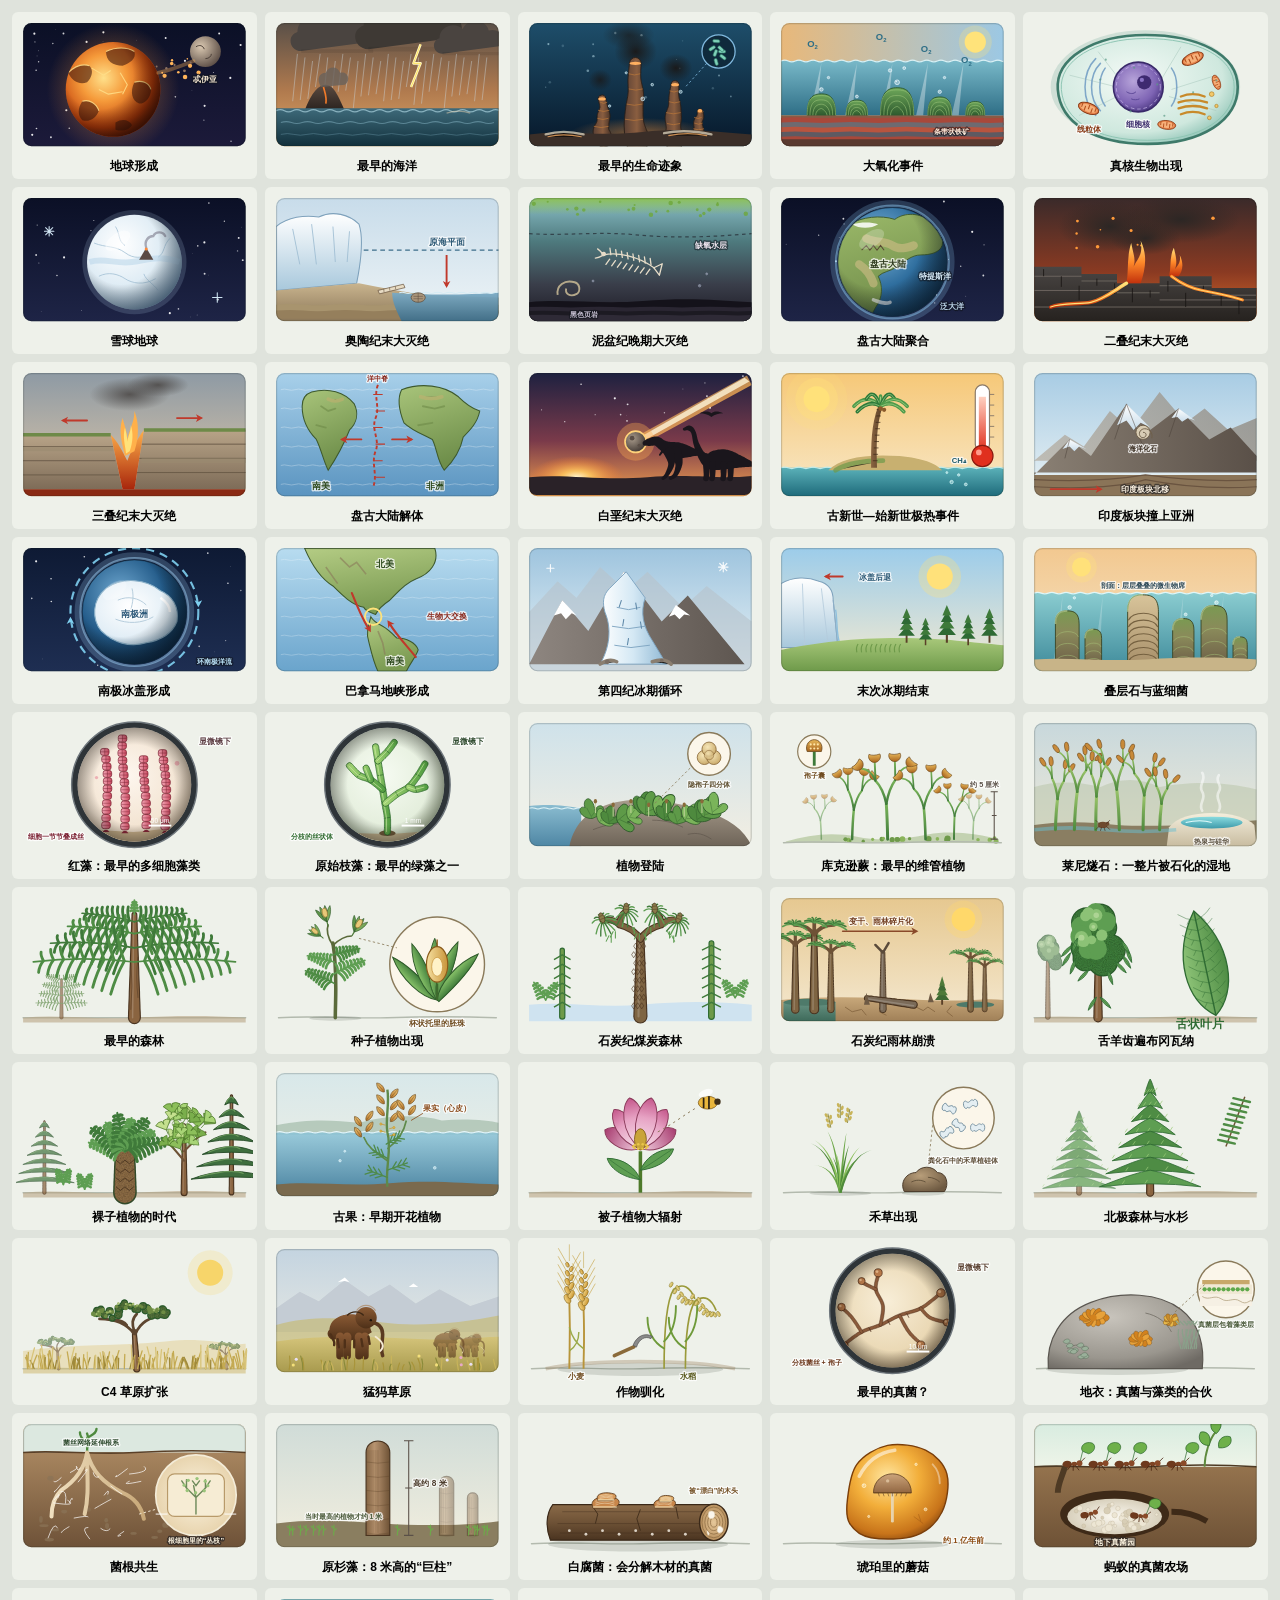
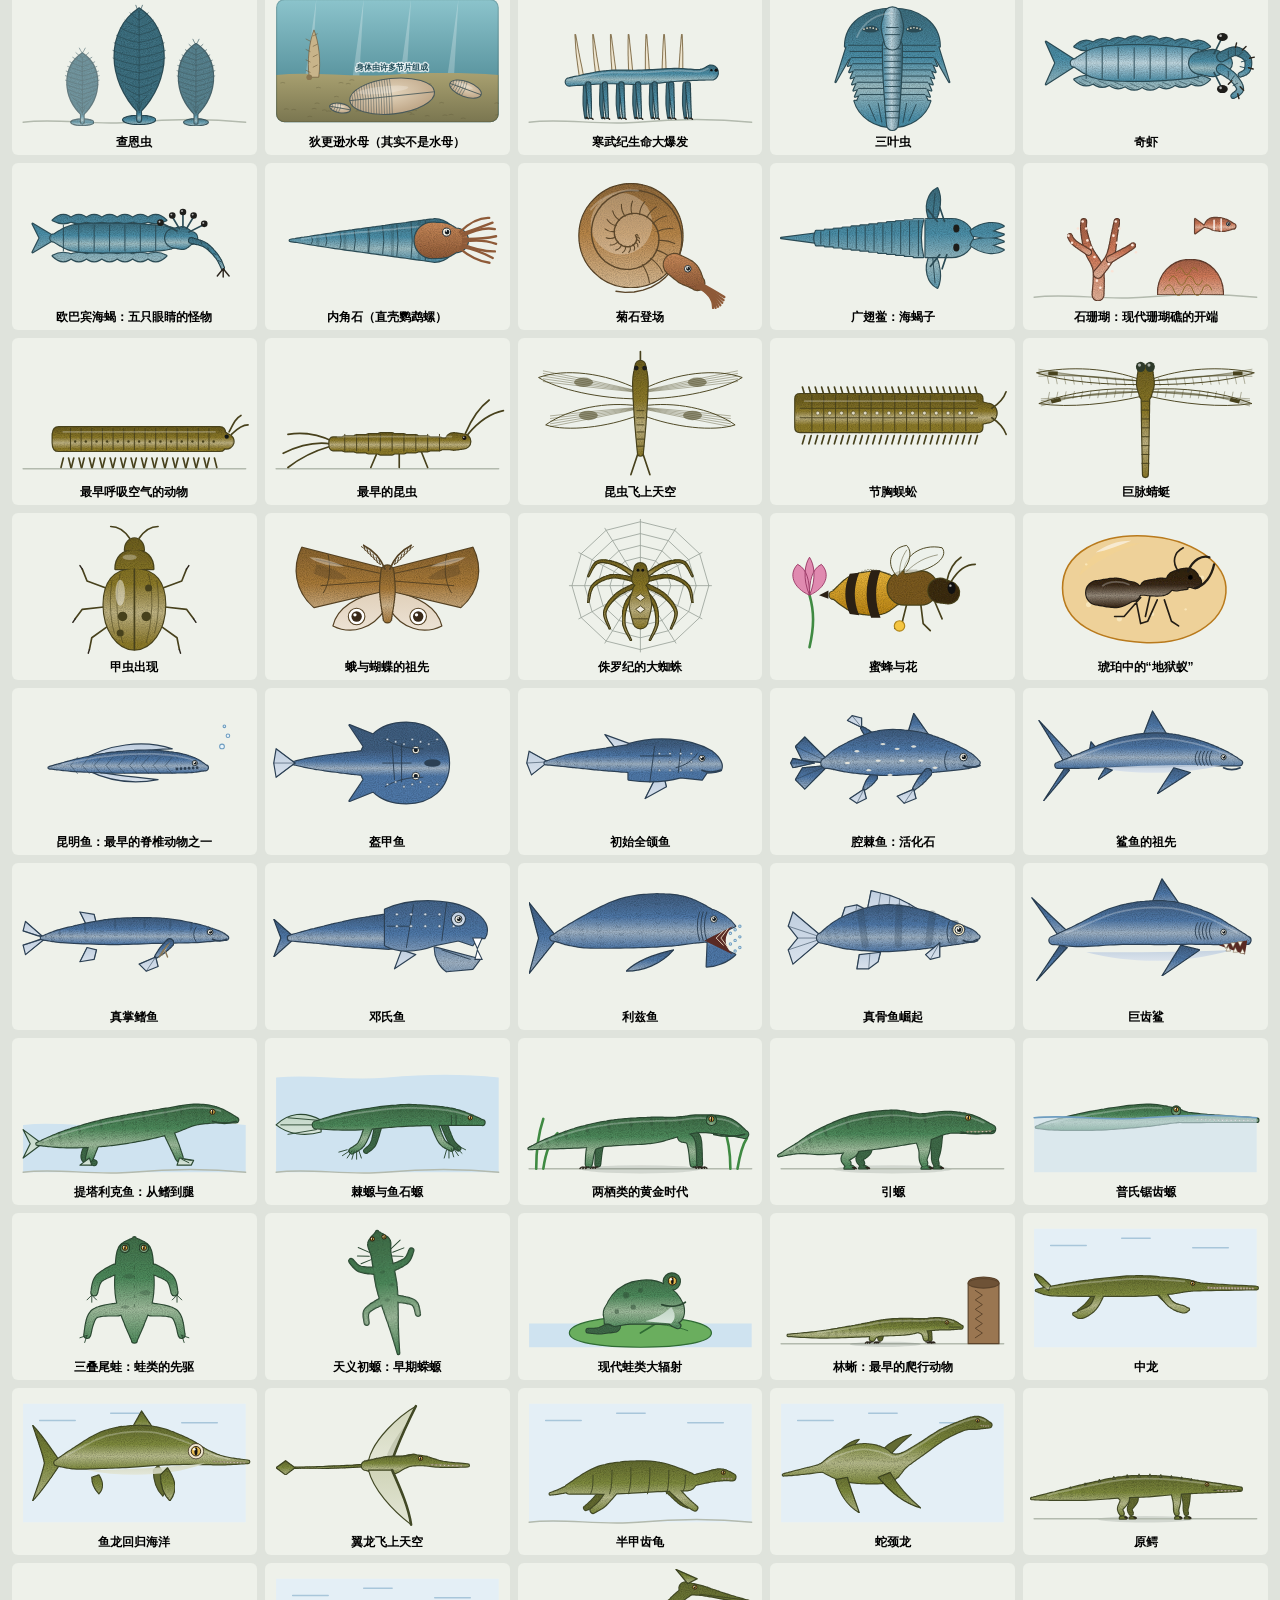
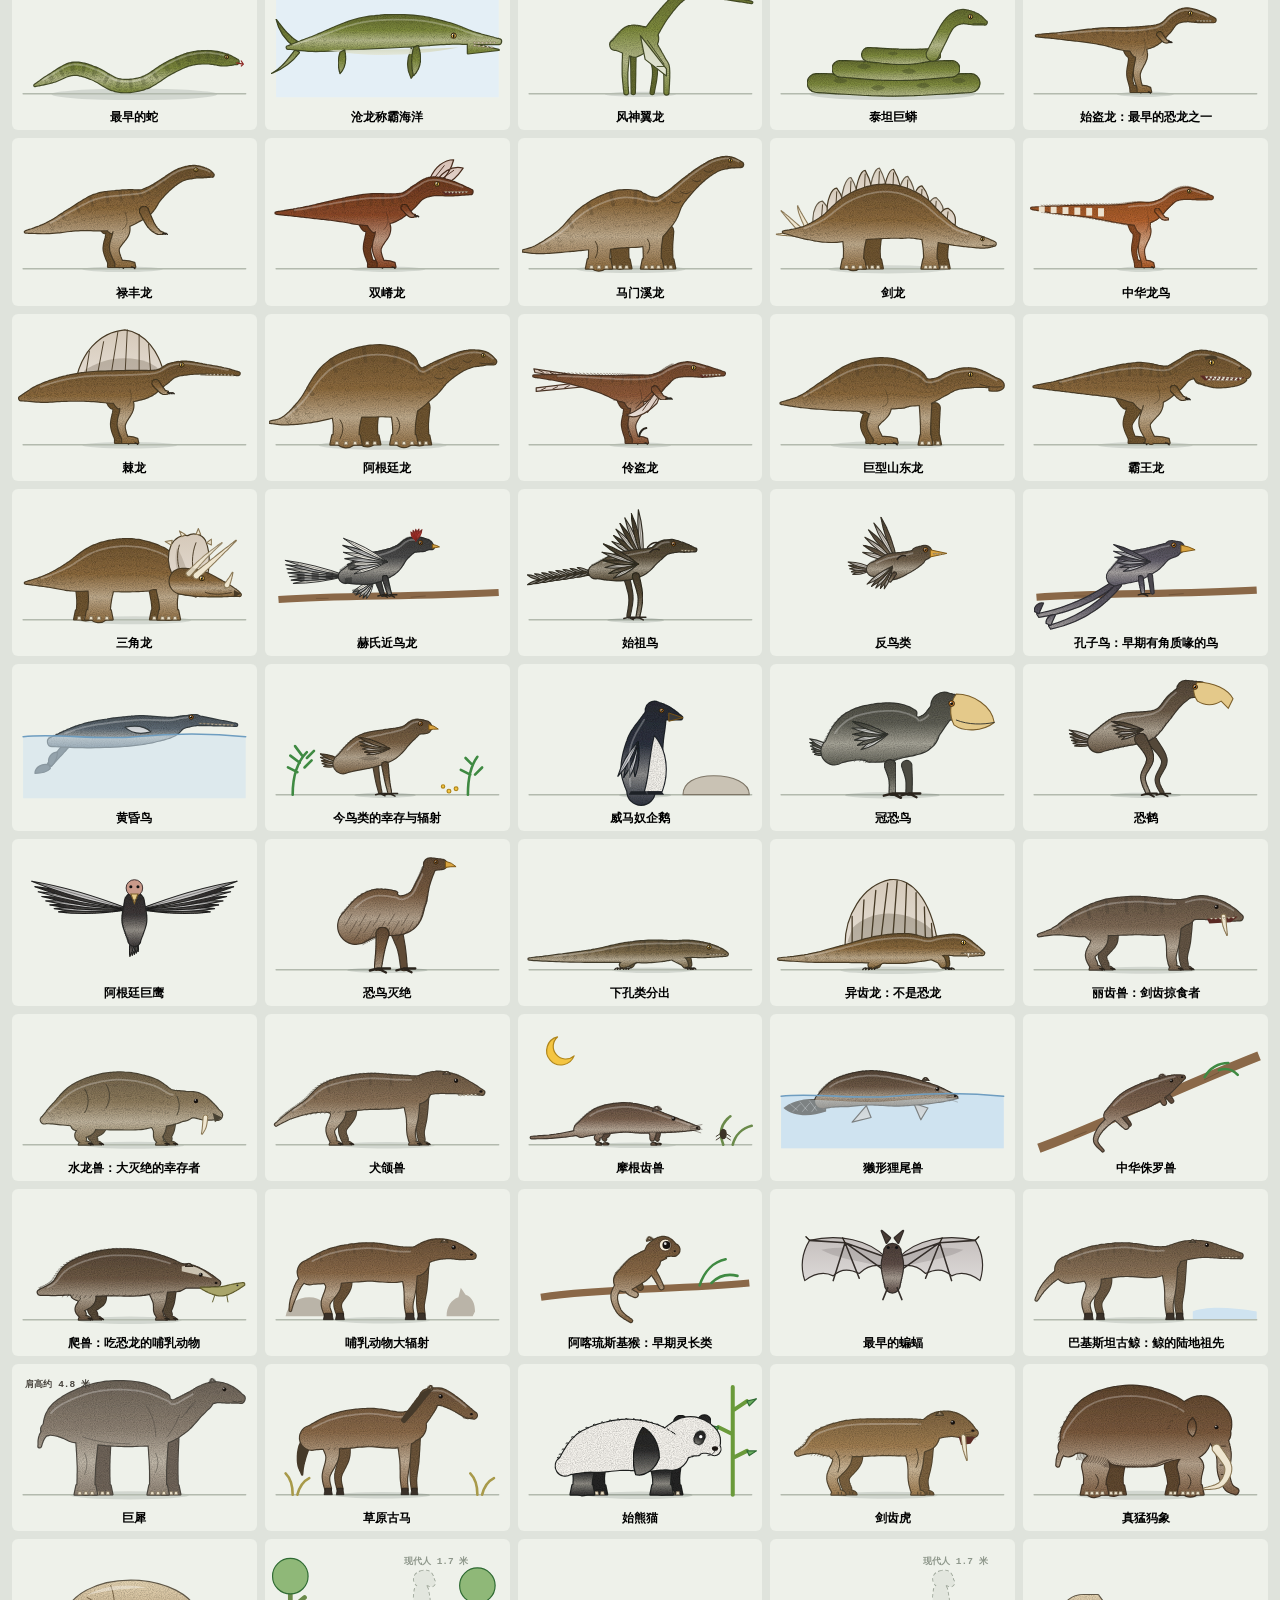
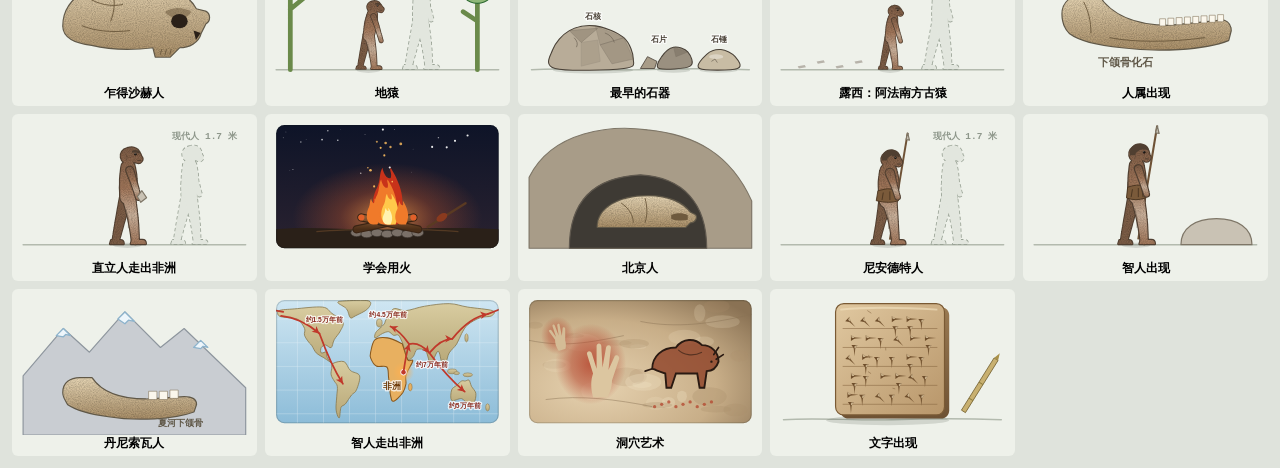
<file: 工具/插图总览.html>
<!doctype html><meta charset="utf-8"><title>插图总览</title><style>body{margin:0;padding:12px;background:#dfe3dc;font:12px sans-serif}
.grid{display:grid;grid-template-columns:repeat(auto-fill,minmax(220px,1fr));gap:8px}.c{background:#EEF1EA;border-radius:6px;padding:4px}.c b{display:block;text-align:center}
/* 插图通用样式：--h 为类群色相，其余色调由它派生 */
.art{display:block;width:100%;height:auto}
.art,.art .hue{--am:var(--h,#6A7A70);--al:color-mix(in srgb,var(--am) 36%,#fff);--ad:color-mix(in srgb,var(--am) 45%,#0f1210);
  --ab:color-mix(in srgb,var(--am) 74%,#17140f);--av:color-mix(in srgb,var(--am) 52%,#F4EFE0);--alv:color-mix(in srgb,var(--al) 60%,#fff)}
.art .m{fill:var(--fm,var(--am));stroke:var(--ad);stroke-width:1;stroke-linejoin:round}
.art.tex .m,.art .tex .m,.art.tex .lg,.art .tex .lg{filter:var(--tx,none)}
.art .l{fill:var(--fl,var(--al));stroke:var(--ad);stroke-width:1;stroke-linejoin:round}
.art .lg{fill:var(--fg,var(--am));stroke:var(--ad);stroke-width:1;stroke-linejoin:round}
.art .nail{fill:#E9DFC8;stroke:#6E6048;stroke-width:.5}
.art .f{fill:var(--ab);stroke:var(--ad);stroke-width:1;stroke-linejoin:round}
.art .d{fill:var(--ad)}
.art .k{fill:none;stroke:var(--ad);stroke-width:1.4;stroke-linecap:round;stroke-linejoin:round}
.art .kt{fill:none;stroke:var(--ad);stroke-width:.8;stroke-linecap:round;stroke-linejoin:round}
.art .e{fill:#141816}
.art .w{fill:#fff;stroke:var(--ad);stroke-width:.9}
.art .wn{fill:#fff}
.art .g{fill:none;stroke:#B3BAAE;stroke-width:1.2;stroke-linecap:round}
.art .shd{fill:#1d2a22;opacity:.13}
.art .lm{fill:none;stroke:var(--am);stroke-linecap:round;stroke-linejoin:round}
.art .ld{fill:none;stroke:var(--ad);stroke-linecap:round;stroke-linejoin:round}
.art .st{fill:none;stroke:var(--am);stroke-width:3;stroke-linecap:round;stroke-linejoin:round}
.art .bn{fill:#EFE6D0;stroke:#8A7856;stroke-width:.9;stroke-linejoin:round}
.art .sc{fill:none;stroke:var(--ad);stroke-width:.5;opacity:.4}
.art .str{fill:none;stroke:var(--ad);stroke-linecap:round;opacity:.3}
.art .fu{fill:none;stroke:var(--ad);stroke-width:.7;stroke-linecap:round;opacity:.6}
.art .fl2{fill:none;stroke:var(--al);stroke-width:.7;stroke-linecap:round;opacity:.8}
.art .rim{fill:none;stroke:#fff;stroke-width:1.5;stroke-linecap:round;opacity:.26}
.art .tooth{fill:#FBF7EC;stroke:#7a6a50;stroke-width:.45}
.art .claw{fill:none;stroke:#2a241c;stroke-width:1.2;stroke-linecap:round}
.art .mo{fill:#5A2A24}
.art .nos{fill:var(--ad)}
.art .x{fill:#E8742C;stroke:#9A3F12;stroke-width:1;stroke-linejoin:round}
.art .y{fill:#F4C542;stroke:#B0861A;stroke-width:1;stroke-linejoin:round}
.art .r{fill:#D2453D;stroke:#8C2520;stroke-width:1}
.art .b{fill:#CFE3F0;stroke:#6E9DC0;stroke-width:1}
.art .bs{fill:none;stroke:#6E9DC0;stroke-width:1.3;stroke-linecap:round}
.art .bo{fill:#EAF4FA;stroke:#6E9DC0;stroke-width:.9}
.art .p{fill:#6AAE5E;stroke:#2F6B33;stroke-width:1;stroke-linejoin:round}
.art .pl{fill:#B7DAA0;stroke:#2F6B33;stroke-width:1;stroke-linejoin:round}
.art .ps{fill:none;stroke:#3F8A42;stroke-width:2.2;stroke-linecap:round;stroke-linejoin:round}
.art .wd{fill:#9A7651;stroke:#5B432B;stroke-width:1;stroke-linejoin:round}
.art .s{fill:#C9C2B4;stroke:#7E7667;stroke-width:1;stroke-linejoin:round}
.art .sd{fill:#8E867A;stroke:#5F584E;stroke-width:1;stroke-linejoin:round}
.art .ice{fill:#EEF6FB;stroke:#8DB3CC;stroke-width:1.1;stroke-linejoin:round}
.art .smk{fill:#4A4F55;opacity:.55}
.art .am{fill:#F0B24A;fill-opacity:.5;stroke:#B97A1C;stroke-width:1.3}
.art .dash{fill:none;stroke:#6E9DC0;stroke-width:1.2;stroke-dasharray:4 4}
.art .tx{font:600 10px "IBM Plex Mono","Noto Sans SC",monospace;fill:var(--ad)}
.art .gl{fill:#F6C453;opacity:.25}
.scene .bg{display:none}
.art .hoof{fill:#3A3129;stroke:#1f1a15;stroke-width:.6}
.art .gh{fill:none;stroke:#8E978B;stroke-width:.9;stroke-dasharray:2.5 2.5}
.art .hide{fill:#7A5A3A;stroke:#4a3420;stroke-width:.8}
.art .pw{fill:#F4F2EC;stroke:#555;stroke-width:1}
.art .uo path{fill:var(--ad);stroke:var(--ad);stroke-width:2;stroke-linejoin:round}
.art .uf path{stroke:none}
.art.tex .uf,.art .tex .uf{filter:var(--tx,none)}
.art .uo.far path{stroke-width:1.8}
.art .wf{fill:#F4F1E8;stroke:var(--ad);stroke-width:.8}
.art .beak{fill:#D9A441;stroke:#7A5412;stroke-width:.8}
.art .beakb{fill:#E4C98A;stroke:#7A5E2A;stroke-width:.9}
.art .uo.gh path{fill:none;stroke:#9AA396;stroke-width:1.4;stroke-dasharray:3 2}
.art .uf.gh{filter:none!important}
.art .wing{fill:#EEF2EC;fill-opacity:.72;stroke:var(--ad);stroke-width:.8}
.art .tent{fill:none;stroke:#8E5A38;stroke-width:2;stroke-linecap:round}
</style><div class="grid" id="g"></div><script>// 插图引擎：用“脊柱 + 半径”生成平滑的有机体形，并提供眼睛、牙齿、鳞片、毛发、羽毛、光影等细节工具。
// 所有坐标都在 200×120 的画布内；动物默认面朝右，地面在 y=107。
var ART = window.ART = window.ART || {};
var K=(function(){
const r1=v=>Math.round(v*10)/10;
// Catmull-Rom 插值：pts = [[x,y,r],...]
function cr(pts,seg){
  const out=[],n=pts.length;
  for(let i=0;i<n-1;i++){
    const p0=pts[Math.max(0,i-1)],p1=pts[i],p2=pts[i+1],p3=pts[Math.min(n-1,i+2)];
    for(let s=0;s<seg;s++){
      const t=s/seg,t2=t*t,t3=t2*t;
      const q=k=>0.5*((2*p1[k])+(-p0[k]+p2[k])*t+(2*p0[k]-5*p1[k]+4*p2[k]-p3[k])*t2+(-p0[k]+3*p1[k]-3*p2[k]+p3[k])*t3);
      const o=[q(0),q(1)];for(let k=2;k<p1.length;k++) o.push(Math.max(0,q(k)));out.push(o);
    }
  }
  out.push(pts[n-1].slice());
  return out;
}
// 每个采样点的切线与“背侧”法线（脊柱从尾到头朝右时，背侧朝上）
function sample(pts,seg){
  pts=pts.map(p=>p.length>3?p:[p[0],p[1],p[2],p[2]]);
  const P=cr(pts,seg||10);
  return P.map((p,i)=>{
    const a=P[Math.max(0,i-1)],b=P[Math.min(P.length-1,i+1)];
    let tx=b[0]-a[0],ty=b[1]-a[1];const L=Math.hypot(tx,ty)||1;tx/=L;ty/=L;
    return {x:p[0],y:p[1],r:p[2],rb:p[3],tx,ty,ux:ty,uy:-tx};
  });
}
// 平滑折线（经过中点的二次曲线）
function smooth(Q,move){
  if(Q.length<3) return (move?'M':'L')+Q.map(q=>r1(q[0])+' '+r1(q[1])).join('L');
  let d=(move?'M':'L')+r1(Q[0][0])+' '+r1(Q[0][1]);
  for(let i=1;i<Q.length-1;i++){const m=[(Q[i][0]+Q[i+1][0])/2,(Q[i][1]+Q[i+1][1])/2];d+=`Q${r1(Q[i][0])} ${r1(Q[i][1])} ${r1(m[0])} ${r1(m[1])}`;}
  const z=Q[Q.length-1];return d+`L${r1(z[0])} ${r1(z[1])}`;
}
// 管状体形轮廓
function tube(pts,seg){
  const F=sample(pts,seg);
  const L=F.map(p=>[p.x+p.ux*p.r,p.y+p.uy*p.r]),R=F.map(p=>[p.x-p.ux*p.rb,p.y-p.uy*p.rb]);
  const e0=F[F.length-1],s0=F[0],e={r:(e0.r+e0.rb)/2},s={r:(s0.r+s0.rb)/2};
  let d=smooth(L,true);
  const Re=R[R.length-1];
  d+=e.r>0.4?`A${r1(e.r)} ${r1(e.r)} 0 0 1 ${r1(Re[0])} ${r1(Re[1])}`:`L${r1(Re[0])} ${r1(Re[1])}`;
  d+=smooth(R.slice().reverse(),false);
  d+=s.r>0.4?`A${r1(s.r)} ${r1(s.r)} 0 0 1 ${r1(L[0][0])} ${r1(L[0][1])}`:'';
  return d+'Z';
}
const T=(cls,pts,extra,seg)=>`<path class="${cls}" d="${tube(pts,seg)}"${extra?' '+extra:''}/>`;
// 沿体表的点：f=1 背侧轮廓，0 中线，-1 腹侧轮廓
function along(pts,f,step,fn,from,to){
  const F=sample(pts,10);let s='';const a=Math.floor((from||0)*F.length),b=Math.floor((to==null?1:to)*F.length);
  for(let i=a;i<b;i+=step){const p=F[i];if(!p) continue;const rr=f>=0?p.r:p.rb;s+=fn(p.x+p.ux*rr*f,p.y+p.uy*rr*f,p,i);}
  return s;
}
// 鳞片纹：多排小弧
function scales(pts,rows,step,sz,from,to){
  sz=sz||1.6;let d='';
  (rows||[.7,.35,0]).forEach((f,k)=>{d+=along(pts,f,step||3,(x,y,p,i)=>{if(p.r<2.5) return '';const ox=(k%2)*sz;return `M${r1(x-sz+ox*.5)} ${r1(y)}a${sz} ${sz} 0 0 0 ${r1(sz*2)} 0`;},from,to);});
  return `<path class="sc" d="${d}"/>`;
}
// 横向条纹（背部深色斑纹）
function stripes(pts,step,from,to,f0,f1,w){
  let d='';d+=along(pts,f0==null?.98:f0,step||6,(x,y,p)=>{if(p.r<2) return '';const f=f1==null?.25:f1;const x2=p.x+p.ux*p.r*f,y2=p.y+p.uy*p.r*f;return `M${r1(x)} ${r1(y)}L${r1(x2)} ${r1(y2)}`;},from,to);
  return `<path class="str" style="stroke-width:${w||2.2}" d="${d}"/>`;
}
// 毛发 / 羽毛：沿轮廓的短笔触，朝后倾斜
function fur(pts,side,step,len,from,to,cls){
  let d='';const s=side||1,L=len||4;
  d+=along(pts,s*0.96,step||2,(x,y,p)=>{if(p.r<1.5) return '';const ex=x-p.tx*L*.8+p.ux*s*L*.45,ey=y-p.ty*L*.8+p.uy*s*L*.45;return `M${r1(x)} ${r1(y)}Q${r1((x+ex)/2+p.ux*s)} ${r1((y+ey)/2+p.uy*s)} ${r1(ex)} ${r1(ey)}`;},from,to);
  return `<path class="${cls||'fu'}" d="${d}"/>`;
}
// 背部高光
function rim(pts,from,to){const F=sample(pts,10);const a=Math.floor((from||0)*F.length),b=Math.floor((to==null?1:to)*F.length);const Q=F.slice(a,b).filter(p=>p.r>2).map(p=>[p.x+p.ux*p.r*.72,p.y+p.uy*p.r*.72]);return Q.length>2?`<path class="rim" d="${smooth(Q,true)}"/>`:'';}
// 背棘 / 骨板
function spikes(pts,step,h,from,to,cls){
  return along(pts,.9,step||5,(x,y,p)=>{const H=(h||6)*Math.min(1,p.r/8);if(H<1) return '';const bx=p.tx*H*.45,by=p.ty*H*.45;return `<path class="${cls||'l'}" d="M${r1(x-bx)} ${r1(y-by)}L${r1(x+p.ux*H)} ${r1(y+p.uy*H)}L${r1(x+bx)} ${r1(y+by)}Z"/>`;},from,to);
}
// 眼睛
function eye(x,y,r,type){
  type=type||'rep';
  if(type==='rep') return `<circle cx="${x}" cy="${y}" r="${r}" fill="#E4B94E" stroke="#2A1E0E" stroke-width=".8"/><ellipse cx="${x}" cy="${y}" rx="${r1(r*.32)}" ry="${r1(r*.85)}" fill="#141210"/><circle cx="${r1(x-r*.35)}" cy="${r1(y-r*.4)}" r="${r1(r*.28)}" fill="#fff" opacity=".9"/>`;
  if(type==='bird') return `<circle cx="${x}" cy="${y}" r="${r}" fill="#D9892E" stroke="#2A1E0E" stroke-width=".8"/><circle cx="${x}" cy="${y}" r="${r1(r*.55)}" fill="#141210"/><circle cx="${r1(x-r*.3)}" cy="${r1(y-r*.35)}" r="${r1(r*.25)}" fill="#fff"/>`;
  if(type==='fish') return `<circle cx="${x}" cy="${y}" r="${r}" fill="#F3F0E4" stroke="#1d2a33" stroke-width=".8"/><circle cx="${r1(x+r*.12)}" cy="${y}" r="${r1(r*.6)}" fill="#141a1e"/><circle cx="${r1(x-r*.1)}" cy="${r1(y-r*.28)}" r="${r1(r*.22)}" fill="#fff"/>`;
  return `<circle cx="${x}" cy="${y}" r="${r}" fill="#17120E"/><circle cx="${r1(x-r*.3)}" cy="${r1(y-r*.35)}" r="${r1(r*.33)}" fill="#fff" opacity=".85"/>`;
}
// 牙齿：沿 (x1,y1)→(x2,y2) 排列，dir=1 朝下
function teeth(x1,y1,x2,y2,n,h,dir){
  let d='';dir=dir||1;
  for(let i=0;i<n;i++){const t=(i+.5)/n,x=x1+(x2-x1)*t,y=y1+(y2-y1)*t,w=Math.abs(x2-x1)/n*.42,hh=h*(0.7+0.3*Math.sin(t*3.1));d+=`M${r1(x-w)} ${r1(y)}L${r1(x)} ${r1(y+hh*dir)}L${r1(x+w)} ${r1(y)}Z`;}
  return `<path class="tooth" d="${d}"/>`;
}
// 爪子：在 (x,y) 处向 dir 方向的弯钩
function claws(x,y,n,len,dir){let d='';dir=dir||1;for(let i=0;i<n;i++){const ox=x+i*len*.9*dir;d+=`M${r1(ox)} ${r1(y)}q${r1(len*.6*dir)} 0 ${r1(len*dir)} ${r1(len*.5)}`;}return `<path class="claw" d="${d}"/>`;}
// 柱状腿（蜥脚类、象等）：从 y0 到地面，脚掌平底带趾甲
function pillar(x,y0,r,cls,lean,nails){
  lean=lean||0;cls=cls||'lg';
  const pts=[[x,y0,r*1.22],[x+lean*.5,y0+(100-y0)*.55,r*.98],[x+lean,100,r*.92]];
  const fx=x+lean;let n='';
  if(nails!==0){const k=nails||3;for(let i=0;i<k;i++){const nx=fx-r*.7+i*(r*1.4/(k-1||1));n+=`<path class="nail" d="M${r1(nx-1.6)} 107l.4-2.6h2.4l.4 2.6z"/>`;}}
  return T(cls,pts)+`<path class="${cls}" d="M${r1(fx-r*1.02)} 99.5h${r1(r*2.04)}l1.6 7.3h-${r1(r*2.04+3.2)}z"/>`+n;
}
// 两足动物后腿：髋部 (x,y)，自动落地；s 缩放
function hleg(x,y,s,cls,toes){
  cls=cls||'lg';const H=104-y;
  const kx=x+6*s,ky=y+H*.36,ax=x+1*s,ay=y+H*.68,fx=x+5*s;
  const up=T(cls,[[x,y,11*s],[x+3*s,y+H*.2,9*s],[kx,ky,6.2*s]],'style="stroke:none"');
  const low=T(cls,[[kx,ky,5.6*s],[ax,ay,3.3*s],[fx,103,2.4*s]]);
  const crease=cls==='f'?'':`<path class="kt" style="opacity:.55" d="M${r1(x+8*s)} ${r1(y-2*s)}q${r1(4*s)} ${r1(10*s)} ${r1(-1*s)} ${r1(H*.34)}"/>`;
  const t=toes===0?'':claws(fx+9*s,105.5,1,2.4*s,1);
  return up+low+crease+`<path class="${cls}" d="M${r1(fx-3*s)} ${r1(101.5)}q${r1(7*s)}-2.4 ${r1(14*s)} .6l.8 3.4h-${r1(15*s)}z"/>`+t;
}
// 合并体形：多个部件合成一个剪影，只保留外轮廓；按绝对高度做背深腹浅的渐变
let uc=0;
function U(items,o){
  o=o||{};const c=++uc;let y0=1e9,y1=-1e9;
  const ds=items.filter(Boolean).map(it=>{if(typeof it==='string') return it;it.forEach(p=>{y0=Math.min(y0,p[1]-p[2]);y1=Math.max(y1,p[1]+(p[3]==null?p[2]:p[3]));});return tube(it);});
  if(y0>y1){y0=20;y1=107;}
  const ps=ds.map(d=>`<path d="${d}"/>`).join('');
  const fill=o.far?'var(--ab)':(o.fill||`url(#{U}g${c})`);
  const g=o.far||o.fill?'':`<defs><linearGradient id="{U}g${c}" gradientUnits="userSpaceOnUse" x1="0" y1="${r1(y0)}" x2="0" y2="${r1(y1)}"><stop offset="0" style="stop-color:var(--ab)"/><stop offset="${o.st||.42}" style="stop-color:var(--am)"/><stop offset="${o.sv||.7}" style="stop-color:var(--av)"/><stop offset="1" style="stop-color:var(--am)"/></linearGradient></defs>`;
  return g+`<g class="uo${o.far?' far':''}${o.cls?' '+o.cls:''}">${ps}</g><g class="uf${o.cls?' '+o.cls:''}" style="fill:${fill}">${ps}</g>`;
}
// 腿部零件：返回 {t:[体形部件], x:细节}
function LH(x,y,s){const H=104-y,fx=x+5*s;
  return {t:[[[x,y,11*s],[x+3*s,y+H*.2,9*s],[x+6*s,y+H*.36,6*s],[x+1*s,y+H*.68,3.3*s],[fx,103,2.4*s]],`M${r1(fx-3*s)} 101.5q${r1(7*s)}-2.4 ${r1(14*s)} .6l.8 3.4h-${r1(15*s)}z`],
   x:claws(fx+9*s,105.5,1,2.4*s,1)+`<path class="kt" style="opacity:.5" d="M${r1(x+9*s)} ${r1(y-1*s)}q${r1(4*s)} ${r1(10*s)} ${r1(-2*s)} ${r1(H*.34)}"/>`};}
function LQ(x,y,s,kind,foot){const H=104-y;let pts;
  if(kind==='b') pts=[[x,y,9.5*s],[x+4*s,y+H*.36,5.8*s],[x-2*s,y+H*.72,3.2*s],[x,102.5,2.7*s]];
  else pts=[[x,y,7.5*s],[x+1*s,y+H*.45,4.8*s],[x,y+H*.78,3.2*s],[x+1*s,102.5,2.8*s]];
  const fx=pts[3][0];let t=[pts],xx='';
  if(foot==='hoof') xx=`<path class="hoof" d="M${r1(fx-2.8*s)} 101.5h${r1(5.6*s)}l${r1(1.2*s)} 5.5h-${r1(8*s)}z"/>`;
  else {t.push(`M${r1(fx-2.6*s)} 106.8a${r1(4.4*s)} ${r1(2.6*s)} 0 0 1 ${r1(8.8*s)} 0z`);xx=foot==='claw'?claws(fx+4.5*s,106,2,1.8*s,1):`<path class="kt" d="M${r1(fx+1.6*s)} 104.8v2M${r1(fx+3.6*s)} 104.8v2"/>`;}
  return {t,x:xx};}
function LP(x,y0,r,lean,nails){lean=lean||0;const fx=x+lean;let n='';const k=nails==null?3:nails;
  for(let i=0;i<k;i++){const nx=fx-r*.7+i*(r*1.4/(k-1||1));n+=`<path class="nail" d="M${r1(nx-1.6)} 107l.4-2.6h2.4l.4 2.6z"/>`;}
  return {t:[[[x,y0,r*1.2],[x+lean*.5,y0+(100-y0)*.55,r*.98],[fx,100,r*.95]],`M${r1(fx-r*1.05)} 99h${r1(r*2.1)}l1.6 7.8h-${r1(r*2.1+3.2)}z`],x:n};}
function LS(x,y,s,dir){return {t:[[[x,y,3.8*s],[x+dir*6*s,y+4*s,2.9*s],[x+dir*8*s,103,2.1*s]]],x:claws(x+dir*8*s,105.5,3,2.2*s,dir)};}
// 把多条腿的零件合并
function legs(){const a=[...arguments];return {t:a.flatMap(l=>l.t),x:a.map(l=>l.x).join('')};}
// ---------- 植物工具 ----------
function rnd(seed){let x=Math.sin(seed*999.13)*10000;return ()=>{x=Math.sin(x)*10000;return x-Math.floor(x);};}
const circ=(x,y,r)=>`M${r1(x-r)} ${r1(y)}a${r1(r)} ${r1(r)} 0 1 0 ${r1(2*r)} 0a${r1(r)} ${r1(r)} 0 1 0 ${r1(-2*r)} 0z`;
// 树冠：多层叶团（深→中→浅），pal=[深,中,浅,高光]
function leaves(cx,cy,rx,ry,seed,pal,n){
  pal=pal||['#3E7A3A','#5E9E52','#8CC276','#BCDDA2'];const r=rnd(seed||1);n=n||11;
  const base=[],mid=[],lt=[];
  for(let i=0;i<n;i++){const a=r()*Math.PI*2,d=Math.sqrt(r())*.72;base.push(circ(cx+Math.cos(a)*rx*d,cy+Math.sin(a)*ry*d,Math.min(rx,ry)*(.34+r()*.2)));}
  for(let i=0;i<n;i++){const a=r()*Math.PI*2,d=Math.sqrt(r())*.6;mid.push(`<circle cx="${r1(cx+Math.cos(a)*rx*d-rx*.1)}" cy="${r1(cy+Math.sin(a)*ry*d-ry*.14)}" r="${r1(Math.min(rx,ry)*(.26+r()*.14))}"/>`);}
  for(let i=0;i<Math.ceil(n*.6);i++){const a=r()*Math.PI*2,d=Math.sqrt(r())*.5;lt.push(`<circle cx="${r1(cx+Math.cos(a)*rx*d-rx*.22)}" cy="${r1(cy+Math.sin(a)*ry*d-ry*.3)}" r="${r1(Math.min(rx,ry)*(.14+r()*.1))}"/>`);}
  return `<g class="uo" style="--ad:#2A5A2C">${base.map(d=>`<path d="${d}"/>`).join('')}</g><g class="uf" style="fill:${pal[0]}">${base.map(d=>`<path d="${d}"/>`).join('')}</g><g fill="${pal[1]}">${mid.join('')}</g><g fill="${pal[2]}">${lt.join('')}</g><g fill="${pal[3]}" opacity=".7">${lt.slice(0,3).map(c=>c.replace(/r="([\d.]+)"/,(m,v)=>`r="${r1(v*.45)}"`)).join('')}</g>`;
}
// 蕨叶 / 羽状叶：从 (x,y) 以角度 a（度）伸出长度 L，n 对小叶
function frond(x,y,a,L,n,col,w){
  col=col||'#4E8C44';w=w||1;const A=a*Math.PI/180,ux=Math.cos(A),uy=Math.sin(A),px=-uy,py=ux;
  const ex=x+ux*L,ey=y+uy*L+L*.12;let d='';
  for(let i=1;i<=n;i++){const t=i/(n+1),bx=x+ux*L*t,by=y+uy*L*t+L*.12*t*t,ll=L*.28*(1-t*.75)*w;
    for(const sgn of [1,-1]){const tx=bx+px*ll*sgn+ux*ll*.35,ty=by+py*ll*sgn+uy*ll*.35+ll*.2;d+=`M${r1(bx)} ${r1(by)}Q${r1((bx+tx)/2+ux*1.5)} ${r1((by+ty)/2-1)} ${r1(tx)} ${r1(ty)}`;}}
  return `<path d="M${r1(x)} ${r1(y)}Q${r1(x+ux*L*.5)} ${r1(y+uy*L*.5)} ${r1(ex)} ${r1(ey)}" fill="none" stroke="${col}" stroke-width="1.4" stroke-linecap="round"/><path d="${d}" fill="none" stroke="${col}" stroke-width="${r1(2.2*w)}" stroke-linecap="round"/>`;
}
// 树干
function trunk(x0,y0,x1,y1,w0,w1,col){col=col||'#8A6440';const d=tube([[x0,y0,w0/2],[(x0+x1)/2,(y0+y1)/2,(w0+w1)/4],[x1,y1,w1/2]]);
  return `<path d="${d}" fill="${col}" stroke="#4A3420" stroke-width="1"/><path d="M${r1(x0-w0*.15)} ${r1(y0)}L${r1(x1-w1*.15)} ${r1(y1)}" stroke="#fff" stroke-opacity=".18" stroke-width="${r1(w1*.3)}" stroke-linecap="round"/>`;}
// 四足动物的腿：kind='f' 前腿、'b' 后腿；foot='paw'|'hoof'|'claw'
function qleg(x,y,s,cls,kind,foot){
  cls=cls||'lg';const H=104-y;let pts;
  if(kind==='b') pts=[[x,y,9.5*s],[x+4*s,y+H*.36,5.8*s],[x-2*s,y+H*.72,3.2*s],[x,102.5,2.7*s]];
  else pts=[[x,y,7.5*s],[x+1*s,y+H*.45,4.8*s],[x,y+H*.78,3.2*s],[x+1*s,102.5,2.8*s]];
  const fx=pts[3][0];let f='';
  if(foot==='hoof') f=`<path class="hoof" d="M${r1(fx-2.8*s)} 101.5h${r1(5.6*s)}l${r1(1.2*s)} 5.5h-${r1(8*s)}z"/>`;
  else f=`<ellipse class="${cls}" cx="${r1(fx+1.8*s)}" cy="${r1(104.6)}" rx="${r1(4.2*s)}" ry="${r1(2.3*s)}"/>`+(foot==='claw'?claws(fx+4.5*s,105.8,2,1.8*s,1):`<path class="kt" d="M${r1(fx+1*s)} 104v2.4M${r1(fx+3*s)} 104v2.4"/>`);
  return T(cls,pts)+f;
}
// 爬行类的外撇腿
function sleg(x,y,s,dir,cls){
  cls=cls||'lg';
  return T(cls,[[x,y,3.8*s],[x+dir*6*s,y+4*s,2.9*s],[x+dir*8*s,103,2.1*s]])+claws(x+dir*8*s,105.5,3,2.2*s,dir);
}
// 人形（x 为脚底中心，s=1 约 1.7 米）；o: stoop 前倾, bulk 体宽, arm 手臂长, brow 眉嵴, hair 头发, tool 工具, jaw 突颌, fur 体毛, ghost 虚线参照, wrap 兽皮
function fig(x,s,o){
  o=o||{};const st=o.stoop||0,b=o.bulk||1,al=o.arm||0,j=o.jaw||0;
  const hx=st+2,hy=-76+Math.abs(st)*.25;
  const farLeg=[[-1,-42,5*b],[-6,-21,3.8],[-10,-3,2.8]],farFoot='M-14 -3.5h8q3 0 3 3.5h-12z';
  const farArm=[[st,-64,2.8*b],[st-4,-52,2.2],[st-4.5+al*.2,-42+al,1.8]];
  const torso=[[0,-40,6*b,6.5*b],[st*.5+1,-55,7.2*b,7*b],[st+1,-66,6.2*b,5.6*b]];
  const nearLeg=[[1,-42,5.5*b],[5,-21,4],[7,-3,3]],nearFoot='M4 -3.5h9q3 0 3 3.5h-13z';
  const neck=[[st+1,-67,3],[st+2.5,-71,2.8]],head=[[hx-1,hy,6.6],[hx+3,hy-.5,6.4],[hx+7+j,hy+3,3.4]];
  const nearArm=[[st+2,-64,3*b],[st+6,-52,2.4],[st+9+al*.3,-42+al,2]];
  let g=`<g transform="translate(${x} 106.5) scale(${s})">`;
  if(o.ghost){
    g+=U([farLeg,farFoot,torso,nearLeg,nearFoot,neck,head,nearArm,farArm],{fill:'#E2E6DE',cls:'gh'});
    return g+'</g>';
  }
  g+=U([farLeg,farFoot,farArm],{far:1});
  if(o.tool==='spear') g+=`<path class="wd" style="fill:none;stroke-width:1.8;stroke:#6E5236" d="M${st+18} ${-100}L${st+2} ${-4}"/><path class="s" d="M${st+18} ${-100}l-1.4 6 3 .6z"/>`;
  g+=U([torso,nearLeg,nearFoot,neck,head]);
  if(o.fur) g+=fur(torso,1,2,2.4,0,1)+fur(head,1,2,1.8,0,.6);
  if(o.wrap) g+=`<path class="hide" d="M${-7*b} -48q8 -3 ${14*b+st*.5} -1l1 10q-8 3 -${16*b} 0z"/><path class="kt" style="stroke:#4a3420" d="M${-4*b} -40l1-6M${2} -40l0-7M${6*b} -40l-1-7"/>`;
  if(o.hair) g+=`<path class="d" d="M${hx-7} ${hy+1}c-1-7 4-11 10-10 4 1 6 3 6 6-5-2-10-1-12 4z"/>`;
  if(o.brow) g+=`<path class="d" d="M${hx+2} ${hy-4.5}q4-1.5 7 1l-.5 1.6q-3-1.5-6.5-.8z"/>`;
  g+=eye(hx+5,hy-1.5,1.1,'mam')+`<path class="kt" d="M${hx+6+j} ${hy+4}h2.5"/><path class="kt" style="opacity:.5" d="M${hx-3} ${hy-1}q2 3 0 5M-1 -30q3 8 2 16"/>`;
  g+=U([nearArm]);
  if(o.tool==='axe') g+=`<path class="s" d="M${st+8+al*.3} ${-43+al}l4-5 4 6-5 4z"/>`;
  return g+'</g>';
}
const shadow=(cx,rx)=>`<ellipse class="shd" cx="${cx}" cy="107.5" rx="${rx}" ry="${r1(Math.max(2.2,rx*.07))}"/>`;
const ground='<path class="g" d="M6 107H194"/>';

// ---------- 渲染 ----------
let uid=0,hueOf=null;
function hue(key){
  if(!hueOf){hueOf={};const L={};(window.LANES||[]).forEach(l=>L[l.id]=l.ah);(window.EVENTS||[]).forEach(e=>{hueOf[e.a]=L[e.l];});}
  return hueOf[key]||'#6A7A70';
}
const TOK={'~G':ground,'~S':'<path class="g" d="M6 110c28-4 58 3 92 0s66-3 96 0"/>'};
function defs(i,tex){
  return `<defs><linearGradient id="km${i}" x1="0" y1="0" x2="0" y2="1"><stop offset="0" style="stop-color:var(--ab)"/><stop offset=".48" style="stop-color:var(--am)"/><stop offset="1" style="stop-color:var(--av)"/></linearGradient>`+
  `<linearGradient id="kg${i}" x1="0" y1="0" x2="1" y2="0"><stop offset="0" style="stop-color:var(--am)"/><stop offset=".5" style="stop-color:var(--am)"/><stop offset="1" style="stop-color:var(--ab)"/></linearGradient><linearGradient id="kl${i}" x1="0" y1="0" x2="0" y2="1"><stop offset="0" style="stop-color:var(--al)"/><stop offset="1" style="stop-color:var(--alv)"/></linearGradient>`+
  (tex?`<filter id="kt${i}" x="0" y="0" width="1" height="1"><feTurbulence type="fractalNoise" baseFrequency="1.1" numOctaves="2" seed="7" result="n"/><feColorMatrix in="n" type="matrix" values="0 0 0 0 0  0 0 0 0 0  0 0 0 0 0  .45 .45 .45 0 -.55" result="a"/><feComposite in="a" in2="SourceGraphic" operator="in" result="s"/><feMerge><feMergeNode in="SourceGraphic"/><feMergeNode in="s"/></feMerge></filter>`:'')+`</defs>`;
}
function body(key,i){const a=ART[key];return a?a[1].replace(/~[GS]/g,m=>TOK[m]).replace(/\{U\}/g,'k'+i+'-'):'';}
function vars(key,i,tex){const a=ART[key];return `--h:${(a&&a[0])||hue(key)};--fm:url(#km${i});--fl:url(#kl${i});--fg:url(#kg${i})`+(tex?`;--tx:url(#kt${i})`:'');}
function render(key,o){
  o=o||{};if(!ART[key]) return '';const i=++uid;
  return `<svg class="art${o.cls?' '+o.cls:''}${o.tex?' tex':''}" viewBox="0 0 200 120" style="${vars(key,i,o.tex)}" aria-hidden="true">${defs(i,o.tex)}${body(key,i)}</svg>`;
}
function group(key,transform,o){
  o=o||{};if(!ART[key]) return '';const i=++uid;
  let b=body(key,i);if(o.strip) b=b.replace(/<path class="g"[^>]*\/>/g,'');
  return `<g class="hue${o.tex?' tex':''}" style="${vars(key,i,o.tex)}" transform="${transform}">${defs(i,o.tex)}${b}</g>`;
}
return {leaves,frond,trunk,circ,rnd,U,LH,LQ,LP,LS,legs,qleg,sleg,fig,pillar,hleg,cr,sample,tube,T,along,scales,stripes,fur,rim,spikes,eye,teeth,claws,shadow,ground,render,group,smooth,r1};
})();

;
// 精细插图 · 恐龙（整体剪影 + 背深腹浅的光影 + 鳞片与斑纹）
(function(){
const {U,LH,LP,legs,T,scales,stripes,fur,rim,eye,teeth,claws,shadow,ground}=K;
const arm=(x,y,s,n)=>T('m',[[x,y,3.2*s],[x+6*s,y+7*s,2.3*s],[x+10*s,y+8*s,1.2*s]])+claws(x+10*s,y+8*s,n||2,2*s,1);
const far=l=>U(l.t,{far:1})+l.x;

// 霸王龙
const trexB=[[6,58,.5,.5],[26,57,3.5,4],[50,55,8,9],[74,53,12,14],[94,53,15,19],[110,54,14,18],[122,51,11,12],[132,44,9,9.5],[144,39,11,12],[158,40,10.5,12],[172,43,8,8],[185,47,4,4]];
const trexL=legs(LH(98,58,1.35));
ART.trex=[null,shadow(100,40)+ground+far(legs(LH(84,60,1.05)))+
 U([trexB,[[146,50,4.5,5],[160,54,4,4.5],[176,54,2.8,3],[184,52,1.4,1.4]],...trexL.t])+trexL.x+
 `<path class="mo" d="M146 48.5L184 50L178 53L150 52.5Z"/>`+teeth(150,49,182,50.4,9,3,1)+teeth(152,52.6,178,52.8,7,2.3,-1)+
 scales(trexB,[.75,.4,.05,-.35],3,1.5,.08,.9)+stripes(trexB,5,.1,.62,.98,.35,2.6)+rim(trexB,.1,.95)+arm(124,60,1)+
 `<path class="d" d="M150 33q6-3 11 0l-1 2.5q-5-2-9 0z"/><ellipse class="nos" cx="180" cy="42.5" rx="1.6" ry="1"/><path class="kt" d="M140 50q4 6 10 6"/>`+eye(156,37.5,2.3,'rep')];

// 三角龙
const triB=[[8,76,.5,.5],[26,74,4.5,5],[48,70,12,13],[72,62,19,21],[96,60,21,23],[118,63,18,20],[132,70,13,14],[146,75,10,11]];
const triH=[[140,74,10,11],[154,76,10.5,11],[170,80,7,7.5],[184,84,3,3],[189,86,1,1]];
const triL=legs(LP(72,76,9.5,-2),LP(128,82,7.5,1));
ART.triceratops=[null,shadow(100,48)+ground+far(legs(LP(60,78,8,-1),LP(120,82,6,1)))+
 U([triB,...triL.t])+triL.x+scales(triB,[.7,.35,0,-.35],3,1.8,.1,.95)+rim(triB,.12,.95)+
 `<path class="l" d="M152 88C134 82 124 60 131 44c3-6 9-9 14-8 5-3 12-1 15 4 5 12 4 28-2 40z"/>`+
 `<path class="kt" d="M146 80c-8-10-12-24-8-36M152 74c-4-10-4-22 0-32"/><path class="d" style="opacity:.18" d="M150 86C138 78 132 60 136 46c6 10 10 24 14 40z"/>`+
 `<path class="bn" d="M131 44l-5-3 6-1zM140 37l-2-5 5 3zM152 35l2-5 2 5zM161 42l4-3 0 5z"/>`+
 U([triH])+scales(triH,[.4,-.2],3,1.3,0,.7)+
 T('bn',[[152,70,2.8],[168,56,1.8],[186,40,.3]])+T('bn',[[146,68,2.4],[160,54,1.4],[174,42,.3]],'style="opacity:.85"')+T('bn',[[178,78,2.4],[181,72,1.2],[183,67,.3]])+
 `<path class="d" d="M184 82l6 3-6 3z"/><path class="kt" d="M160 84c6 2 14 2 22 0"/>`+eye(157,72,2.1,'rep')];

// 马门溪龙
const mamB=[[1,92,.5,.5],[14,90,3,4],[36,82,9,11],[60,70,18,22],[84,63,22,26],[104,63,20,24],[118,58,13,15],[128,48,8,9],[140,36,6,7],[152,26,5,6],[164,19,4.6,5.4],[175,17,4.2,4.8],[185,19,2,2.2]];
const mamL=legs(LP(66,78,9,-1),LP(110,76,7.5,0));
ART.mamenchisaurus=[null,shadow(92,46)+ground+far(legs(LP(82,78,7.5,1),LP(120,76,6.5,1)))+
 U([mamB,...mamL.t])+mamL.x+scales(mamB,[.6,.2,-.25],4,1.8,.12,.62)+stripes(mamB,7,.2,.6,.98,.5,3)+rim(mamB,.1,.98)+
 `<path class="kt" d="M126 50c3 2 6 2 8 0M134 42c3 2 6 2 8 0M144 32c3 2 5 2 7 0M154 24c2 2 5 2 7 0M62 84q4 6 0 14M106 82q4 6 0 12"/>`+
 `<path class="kt" d="M186 21c-4 1-8 1-12 0"/>`+eye(176,15.5,1.6,'rep')];

// 伶盗龙
const velB=[[10,49,.5,.5],[36,51,2.6,3],[66,55,6,7.5],[88,59,10,12],[106,58,9.5,11],[118,52,6,6.5],[127,46,4.6,5],[139,43,5.6,6],[154,45,4.4,4.6],[170,47,1.3,1.3]];
const velL=legs(LH(92,61,.85));
ART.velociraptor=['#8E5A3A',shadow(100,26)+ground+far(legs(LH(86,62,.72)))+
 `<path class="l" d="M64 51L10 43l1 3 50 8zM64 57L12 62l0-3 50-6z"/><path class="kt" d="M14 44l4 2M24 46l4 2M34 47l4 2M16 61l4-2M26 60l4-2M36 59l4-2"/>`+
 fur(velB,1,1,4.5,0,.72)+U([velB,...velL.t])+velL.x+fur(velB,-1,2,3,.3,.62)+
 stripes(velB,4,.05,.6,.98,.4,2)+rim(velB,.08,.9)+
 `<path class="l" d="M114 60c-6 10-14 18-26 22 4 2 8 2 12 0 6-2 10-6 14-10 2-4 2-8 0-12z"/><path class="kt" d="M112 64l-10 14M114 68l-8 12M110 62l-14 14"/>`+
 arm(112,60,.95,3)+`<path class="claw" d="M99 100q1-6 6-7" style="stroke-width:1.7"/>`+
 `<path class="mo" d="M150 48l20-1-18 3z"/>`+teeth(152,47.8,168,47.2,6,1.6,1)+eye(145,42,1.9,'rep')];

// 始盗龙
const eoB=[[8,58,.5,.5],[32,58,2.6,3],[62,58,6,7],[86,60,8.5,10.5],[104,58,8,9.5],[116,52,5,5.6],[124,44,4.2,4.6],[134,40,5,5.8],[146,42,4.2,4.6],[158,45,1.7,1.7]];
const eoL=legs(LH(92,61,.75));
ART.eoraptor=[null,shadow(100,24)+ground+far(legs(LH(86,62,.62)))+
 U([eoB,...eoL.t])+eoL.x+scales(eoB,[.6,.2,-.2],3,1.2,.1,.85)+stripes(eoB,5,.1,.6,.98,.35,1.8)+rim(eoB,.08,.95)+
 arm(112,57,.75)+`<path class="kt" d="M156 45l-14 1"/>`+teeth(143,45.2,156,45.2,5,1.2,1)+eye(138,39,1.8,'rep')];

// 双嵴龙
const diloB=[[6,60,.5,.5],[30,59,3.6,4.2],[58,57,8,9.5],[82,56,11.5,14],[102,55,11,13],[116,50,7.5,8.5],[126,42,6,7],[138,37,7,8],[154,39,5.6,6.2],[170,42,1.8,2]];
const diloL=legs(LH(90,60,1));
ART.dilophosaurus=['#8C4A2A',shadow(100,32)+ground+far(legs(LH(82,60,.85)))+
 `<path class="l" d="M136 31c4-10 12-16 20-16-2 8-6 14-12 20zM142 32c6-8 14-12 22-10-4 6-10 12-16 14z"/><path class="kt" d="M140 30l8-10M146 31l10-7"/>`+
 U([diloB,...diloL.t])+diloL.x+scales(diloB,[.65,.25,-.2],3,1.4,.08,.88)+stripes(diloB,5,.08,.62,.98,.3,2.4)+rim(diloB,.08,.95)+
 arm(114,55,.9)+`<path class="mo" d="M146 42l23 0-20 3z"/>`+teeth(148,41.8,168,41.8,7,1.7,1)+eye(142,35.5,2,'rep')];

// 禄丰龙
const lufB=[[8,76,.5,.5],[28,72,4,5],[50,64,9,11],[70,58,14,17],[90,55,14,17],[106,51,11,12.5],[116,44,7,7.8],[126,36,5.2,5.8],[138,28,4.8,5.2],[150,25,4.8,5.2],[160,26,3.4,3.8],[166,28,1.3,1.4]];
const lufL=legs(LH(82,60,1.12));
ART.lufengosaurus=[null,shadow(90,34)+ground+far(legs(LH(76,62,.9)))+
 U([lufB,...lufL.t])+lufL.x+scales(lufB,[.6,.2,-.25],3,1.6,.1,.8)+stripes(lufB,6,.15,.65,.98,.4,2.4)+rim(lufB,.1,.95)+
 T('m',[[108,58,4],[114,70,3.2],[120,76,2],[124,77,1]])+claws(124,77,2,2,1)+
 `<path class="kt" d="M164 29c-4 1-8 1-12 0"/>`+eye(152,23.5,1.7,'rep')];

// 剑龙
const stegB=[[8,76,.5,.5],[26,76,4.5,5.5],[46,72,11,13],[70,62,19,21],[94,57,21,24],[116,61,18,21],[134,70,12,14],[150,78,7.5,8.5],[164,82,5.6,6.2],[178,85,3.8,4.2],[186,86,1.5,1.6]];
const stegL=legs(LP(68,78,8.5,-1),LP(132,82,5.5,0));
ART.stegosaurus=[null,shadow(96,50)+ground+far(legs(LP(82,80,7,1),LP(142,84,4.5,0)))+
 [[40,62,12],[52,55,16],[64,50,20],[76,46,22],[88,44,22],[100,44,21],[112,47,18],[124,52,15],[136,58,11],[146,64,8]].map(([x,y,h],i)=>`<path class="l" d="M${x-7} ${y+6}C${x-8} ${y-h*.4} ${x-3} ${y-h} ${x+1} ${y-h}C${x+6} ${y-h*.6} ${x+8} ${y-h*.2} ${x+7} ${y+6}Z" style="${i%2?'':'opacity:.82'}"/><path class="kt" d="M${x} ${y+4}L${x+1} ${y-h+3}"/>`).join('')+
 T('bn',[[22,74,2],[12,64,1],[6,58,.2]])+T('bn',[[28,72,2],[22,60,1],[20,54,.2]])+T('bn',[[20,78,1.8],[8,78,.9],[2,78,.2]])+
 U([stegB,...stegL.t])+stegL.x+scales(stegB,[.55,.15,-.3],3,1.7,.1,.82)+rim(stegB,.1,.8)+
 `<path class="kt" d="M186 87c-3 1-7 1-10 0"/>`+eye(176,82,1.5,'rep')];

// 中华龙鸟
const sinoB=[[4,56,.5,.5],[24,57,2.4,2.8],[50,58,4.2,4.8],[76,60,6.5,7.5],[94,60,8.5,9.8],[106,58,7,8],[116,52,4.2,4.6],[124,46,3.6,4],[134,43,4.3,4.9],[146,45,3.2,3.6],[156,47,1.1,1.2]];
const sinoL=legs(LH(96,63,.66));
ART.sinosauropteryx=['#B0602E',shadow(96,20)+ground+far(legs(LH(90,64,.55)))+
 fur(sinoB,1,1,3.6,0,.95)+fur(sinoB,-1,1,3,0,.7)+U([sinoB,...sinoL.t])+sinoL.x+
 [10,20,30,40,50,60].map(x=>`<path fill="#F4EEDD" opacity=".92" d="M${x} ${56.5+x*.03-2.4}h5v${4.6+x*.04}h-5z"/>`).join('')+
 rim(sinoB,.35,.95)+T('m',[[110,58,2.2],[115,64,1.6],[119,65,.8]])+
 `<path class="kt" d="M154 47.5l-12 .5"/>`+eye(137,41.5,1.6,'rep')];

// 棘龙
const spinoB=[[4,68,1.5,1.5],[20,63,6,8],[40,59,9,11],[62,57,11,13],[86,57,12,14.5],[108,55,10.5,12.5],[122,50,6.5,7.5],[132,44,5.6,6.2],[144,42,5,5.6],[160,43,3.4,3.8],[176,45,2.4,2.6],[188,47,1.1,1.2]];
const spinoL=legs(LH(88,61,.9));
ART.spinosaurus=[null,shadow(96,40)+ground+far(legs(LH(82,62,.8)))+
 `<path class="l" d="M50 56C54 30 70 12 92 10c16 2 30 18 34 42z"/><path class="kt" d="M58 54l4-26M68 52l6-32M80 50l6-38M92 50l2-40M104 50l0-36M114 50l-2-28"/>`+
 `<path class="d" style="opacity:.25" d="M58 44c10-6 20-10 34-10s24 4 32 12l2 6H56z"/>`+
 U([spinoB,...spinoL.t])+spinoL.x+scales(spinoB,[.55,.15,-.3],3,1.5,.05,.72)+rim(spinoB,.1,.95)+
 arm(118,55,1,3)+`<path class="kt" d="M186 48.5l-30-.5"/>`+teeth(160,48.3,184,48.8,8,1.4,-1)+eye(140,39.5,1.9,'rep')];

// 阿根廷龙
const argB=[[1,88,.5,.5],[14,86,3,4],[34,76,11,13],[62,57,24,28],[92,51,28,32],[118,55,24,28],[132,54,13,15],[144,46,9.5,10.5],[158,38,7.5,8.5],[170,34,6.6,7.4],[182,34,5.2,5.8],[190,37,2.1,2.3]];
const argL=legs(LP(66,78,11,-1),LP(114,76,9.5,0));
ART.argentinosaurus=[null,shadow(96,54)+ground+far(legs(LP(82,78,9,1),LP(126,76,8,1)))+
 U([argB,...argL.t])+argL.x+scales(argB,[.6,.25,-.15,-.5],4,2,.1,.75)+stripes(argB,7,.15,.72,.98,.55,3.2)+rim(argB,.1,.98)+
 `<path class="kt" d="M140 50c3 2 6 2 8 0M152 42c3 2 6 2 8 0M164 36c3 2 5 2 7 0M60 86q5 7 0 16M108 84q5 7 0 14"/>`+
 `<path class="kt" d="M190 38c-4 1-8 1-12 0"/>`+eye(181,31.5,1.6,'rep')];

// 巨型山东龙
const shanB=[[6,72,.5,.5],[24,70,4.5,5.5],[46,64,12,14],[70,57,19,22],[94,54,20,23],[114,57,16,19],[128,61,10,12],[140,58,7.5,8.5],[152,52,7.5,8.5],[166,50,7.5,8.5],[178,52,5.6,6.4],[190,56,2.8,3.2]];
const shanL=legs(LH(82,62,1.35),LP(128,74,4,0,2));
ART.shantungosaurus=[null,shadow(96,48)+ground+far(legs(LH(76,64,1.1),LP(136,76,3.4,0,2)))+
 U([shanB,'M182 50c6 0 12 3 12 7s-6 5-12 4z',...shanL.t])+shanL.x+scales(shanB,[.65,.3,-.05,-.4],3,1.9,.1,.85)+stripes(shanB,6,.12,.7,.98,.45,2.6)+rim(shanB,.1,.98)+
 `<path class="kt" d="M192 58c-6 1-12 0-18-2"/>`+eye(166,47.5,1.9,'rep')];
})();

;
// 精细插图 · 哺乳类及其祖先（下孔类）
(function(){
const {U,LQ,LP,LS,legs,T,scales,stripes,fur,rim,eye,teeth,claws,shadow,ground}=K;
const far=l=>U(l.t,{far:1})+l.x;
const ear=(x,y,w,h,rot)=>`<g transform="rotate(${rot||0} ${x} ${y})"><path class="m" d="M${x-w} ${y}q${w} -${h*2} ${w*2} 0z"/><path class="l" style="opacity:.7" d="M${x-w*.5} ${y-1}q${w*.5} -${h*1.3} ${w} 0z"/></g>`;
const nose=(x,y,r)=>`<ellipse cx="${x}" cy="${y}" rx="${r}" ry="${r*.75}" fill="#1b1512"/>`;
const whisk=(x,y)=>`<path class="kt" style="opacity:.5" d="M${x} ${y}l10-2M${x} ${y+1}l10 1M${x} ${y+2}l9 3"/>`;

// 始祖单弓兽
const arcB=[[6,98,.5,.5],[30,97,2.4,2.8],[60,95,4.6,5.4],[88,92,7.5,8.5],[110,91,8.5,9.5],[128,90,7,8],[140,89,6.4,7.2],[154,90,5.6,6.4],[166,92,3.4,3.8],[173,94,1.2,1.2]];
const arcL=legs(LS(94,97,1.1,-1),LS(130,96,1,1));
ART.archaeothyris=['#7C6A4A',shadow(110,34)+ground+far(legs(LS(100,95,1,-1),LS(134,94,.9,1)))+
 U([arcB,...arcL.t])+arcL.x+scales(arcB,[.6,.2,-.2],3,1.2,.1,.85)+stripes(arcB,6,.15,.8,.98,.3,2)+rim(arcB,.1,.9)+
 `<path class="kt" d="M172 94l-16 0"/>`+teeth(158,94,171,94,5,1.1,1)+eye(158,88,1.8,'rep')];

// 异齿龙
const dimB=[[4,98,.5,.5],[30,97,2.8,3.2],[60,93,6.5,7.5],[88,89,10,12],[112,88,11,13],[130,89,8.5,9.5],[142,86,7.5,8.5],[156,86,8,9],[168,90,4.6,5.4],[176,93,1.4,1.6]];
const dimL=legs(LS(92,96,1.2,-1),LS(134,94,1.1,1));
ART.dimetrodon=['#8A6A3E',shadow(100,44)+ground+far(legs(LS(96,94,1.1,-1),LS(138,92,1,1)))+
 `<path class="l" d="M60 86C60 62 74 36 98 31c18-2 34 16 40 52z"/>`+
 `<path class="d" style="opacity:.28" d="M66 72c10-10 24-14 38-12s24 8 30 14l2 10H62z"/>`+
 `<path class="k" style="stroke-width:1.1" d="M66 84L66 62M74 84L76 48M82 84L86 40M90 84L96 34M100 84L104 32M110 84L112 34M120 84L120 42M128 84L127 54M134 84L133 68"/>`+
 U([dimB,...dimL.t])+dimL.x+scales(dimB,[.55,.15,-.3],3,1.3,.1,.85)+rim(dimB,.1,.95)+
 `<path class="kt" d="M176 93l-18 0"/>`+teeth(160,93,175,93,5,1.3,1)+`<path class="tooth" d="M163 93l1.2 4 1.2-4z"/>`+eye(160,84,2,'rep')];

// 丽齿兽
const gorB=[[10,78,.8,.8],[24,74,2.6,3.2],[42,68,9,11],[66,62,13.5,16],[92,60,14.5,17],[116,61,13.5,16],[132,58,10,11]];
const gorH=[[130,57,7.5,8.5],[146,54,9,10],[160,56,8,9],[172,60,5.6,6],[180,63,2.4,2.4]];
const gorL=legs(LQ(56,70,1.2,'b','claw'),LQ(122,66,1.1,'f','claw'));
ART.gorgonopsid=['#7E6A56',shadow(100,42)+ground+far(legs(LQ(66,70,1.05,'b','claw'),LQ(132,66,1,'f','claw')))+
 U([gorB,gorH,...gorL.t])+gorL.x+scales(gorB,[.5,.1],4,1.3,.15,.9)+stripes(gorB,6,.12,.9,.98,.2,2.6)+rim(gorB,.1,.95)+rim(gorH,.1,.8)+
 `<path class="mo" d="M152 64l26-2-6 5-18 1z"/>`+T('bn',[[166,62,1.9],[167,70,1.5],[169,78,.3]])+teeth(154,63.5,176,62.5,6,1.4,1)+eye(160,54,1.8,'mam')];

// 水龙兽
const lysB=[[24,86,3,3],[36,80,9,11],[56,72,18,22],[84,68,22,26],[110,70,20,24],[128,74,14,17],[140,74,12,13]];
const lysH=[[138,73,9.5,10.5],[151,73,10,11],[162,78,7.5,8.5],[170,82,4,4]];
const lysL=legs(LQ(56,86,1.15,'b','claw'),LQ(120,86,1.05,'f','claw'));
ART.lystrosaurus=['#8E7C5E',shadow(100,42)+ground+far(legs(LQ(66,86,1,'b','claw'),LQ(128,86,.95,'f','claw')))+
 U([lysB,lysH,...lysL.t])+lysL.x+scales(lysB,[.55,.15,-.3],4,1.6,.1,.85)+rim(lysB,.1,.9)+
 `<path class="kt" d="M58 60c4 6 4 14 0 20M76 56c4 6 4 14 0 20M136 66q4 8 0 16"/>`+
 `<path class="d" d="M166 80l8 4-6 4z"/>`+T('bn',[[160,84,2],[159,92,1.6],[157,98,.4]])+eye(152,70,1.9,'mam')];

// 犬颌兽
const cynB=[[6,90,.8,.8],[18,82,2.4,2.8],[34,74,5.5,6.5],[52,66,12,14],[80,61,13.5,16],[108,61,12.5,15],[126,60,10.5,12]];
const cynH=[[124,58,7.5,8.5],[140,54,8.5,9.5],[155,55,7.5,8.5],[169,59,4.6,5.4],[180,63,1.8,1.8]];
const cynL=legs(LQ(54,68,1.05,'b','claw'),LQ(120,66,1,'f','claw'));
ART.cynognathus=['#8A7258',shadow(100,40)+ground+far(legs(LQ(64,68,.95,'b','claw'),LQ(128,66,.9,'f','claw')))+
 fur(cynB,1,1,3.4,.05,.95)+U([cynB,cynH,...cynL.t])+cynL.x+fur(cynB,-1,2,2.6,.3,.9)+stripes(cynB,6,.2,.9,.95,.35,2.2)+rim(cynB,.2,.95)+fur(cynH,1,2,2.2,0,.6)+
 ear(150,48,3.2,3)+`<path class="kt" d="M178 64l-18 1"/>`+teeth(160,64.8,176,64,5,1.4,1)+nose(179,62,1.4)+eye(158,53,1.8,'mam')];

// 摩根齿兽
const morB=[[50,94,5.5,6.5],[66,86,10,12],[86,83,11,13],[104,85,10,12],[118,88,7.5,8.5],[130,90,5,6],[142,92,2.4,2.8],[149,93,.8,.8]];
const morL=legs(LQ(64,94,.48,'b','claw'),LQ(110,94,.45,'f','claw'));
ART.morganucodon=['#7A6250',`<path class="y" d="M30 16a12 12 0 1 0 14 16 10 10 0 1 1-14-16z"/>`+shadow(96,34)+ground+
 `<path class="ps" style="stroke:#6A8A4A" d="M170 107c-4-10-2-18 6-24M178 107c2-8 8-14 16-16"/>`+
 far(legs(LQ(70,94,.42,'b','claw'),LQ(114,94,.4,'f','claw')))+
 fur(morB,1,1,2.6,0,.9)+U([morB,[[8,101,.6],[26,100,1.1],[46,97,1.8],[56,94,2.6]],...morL.t])+morL.x+fur(morB,-1,1,2,.1,.8)+rim(morB,.1,.85)+
 ear(114,78,4,3.4,-10)+nose(148,93,1.3)+whisk(142,92)+eye(128,85,1.7,'mam')+
 `<ellipse cx="170" cy="98" rx="3" ry="4.4" fill="#3B3226"/><path class="kt" style="stroke:#3B3226" d="M167 98l-3 2M173 98l3 2M167 101l-3 2M173 101l3 2"/>`];

// 獭形狸尾兽
const casB=[[40,70,5.5,6.5],[56,62,11,13],[80,58,13,15],[104,60,12,14],[122,62,9,11],[136,64,6.5,7.5],[148,66,3,3.4],[154,67,.8,.8]];
ART.castorocauda=['#6E5A48',`<path class="b bg" style="stroke:none" d="M6 66c30-3 60 3 94 0s64-3 94 0v44H6z"/>`+
 `<path class="d" d="M44 70C30 67 16 69 8 76c8 7 22 8 36 3z"/><path class="kt" style="stroke:#fff;opacity:.35" d="M14 73l6 5M22 71l6 7M30 70l6 8M38 70l4 7M16 79l6-6M24 79l6-7M32 79l6-8"/>`+
 `<path class="l" d="M78 74l-12 14 16-4zM118 72l6 14 6-10z"/>`+
 fur(casB,1,1,2.8,.05,.9)+U([casB])+rim(casB,.1,.85)+
 ear(128,53,3,2.6)+nose(153,66,1.2)+whisk(146,66)+eye(138,60,1.7,'mam')+
 `<path class="b" style="stroke:none;fill-opacity:.45" d="M6 70c30-3 60 3 94 0s64-3 94 0v40H6z"/><path class="bs" d="M6 66c30-3 60 3 94 0s64-3 94 0"/>`];

// 中华侏罗兽
const jurB=[[70,82,4.5,5.5],[84,72,8.5,9.5],[100,64,9,11],[114,58,7.5,8.5],[124,53,4.6,5.4],[132,50,1.4,1.6]];
ART.juramaia=['#7E6450',`<path class="wd" style="fill:none;stroke-width:8;stroke:#8A6848" d="M10 110C60 92 120 62 196 32"/><path class="kt" style="stroke:#5B432B;opacity:.5" d="M40 100l10-4M90 80l10-5M150 52l12-6"/>`+
 `<path class="ps" d="M150 50c4-8 12-12 20-12M162 44c6-2 12 0 16 4"/>`+
 U([[[80,82,2.4],[86,90,1.8]],[[116,62,2],[122,70,1.5]]],{far:1})+
 fur(jurB,1,1,2.2,0,.9)+U([jurB,[[72,84,2.6],[62,94,2],[58,104,1.3],[64,112,.6]],[[76,84,2.6],[84,92,1.9]],[[112,64,2.2],[116,72,1.6]]])+rim(jurB,.1,.85)+
 ear(114,50,3,2.6,-25)+nose(131,50,1)+eye(122,53,1.5,'mam')];

// 爬兽（嘴里叼着幼年鹦鹉嘴龙）
const repB=[[20,84,2,2],[34,80,5.5,6.5],[50,72,14,16],[76,66,17.5,20.5],[104,66,17.5,20.5],[124,68,14,16],[136,70,11,13]];
const repH=[[134,69,9,10],[147,70,9,10],[160,73,6,7],[170,76,2.4,2.6]];
const repL=legs(LQ(56,82,1.1,'b','claw'),LQ(120,82,1.05,'f','claw'));
ART.repenomamus=['#6E5A46',shadow(96,44)+ground+far(legs(LQ(66,82,1,'b','claw'),LQ(128,82,.95,'f','claw')))+
 fur(repB,1,1,3.6,.05,.95)+U([repB,repH,...repL.t])+repL.x+fur(repB,-1,2,3,.2,.9)+rim(repB,.1,.9)+fur(repH,1,2,2.2,0,.6)+
 `<path fill="#EFE9DA" opacity=".75" d="M140 62c8-2 18 2 26 10-8-2-18-4-26-6z"/>`+
 `<path style="fill:#A9A56A;stroke:#5E5A2A;stroke-width:1" d="${K.tube([[156,80,.5],[164,82,2.6],[174,83,4],[184,80,3.2],[192,77,1.4]])}"/><path class="kt" style="stroke:#5E5A2A" d="M168 86l-2 6M178 86l1 6"/><circle cx="187" cy="78" r=".8" fill="#222"/>`+
 ear(146,62,3,2.6)+nose(169,76,1.3)+eye(156,69,1.7,'mam')];

// 哺乳动物大辐射（原始有蹄类）
const radB=[[34,66,9,11],[56,60,13.5,16],[84,57,14.5,17],[108,59,13.5,16],[124,57,11,12.5]];
const radH=[[122,55,7.5,8.5],[137,48,8,9],[151,47,7,8],[163,50,5,6],[172,53,2.4,2.6]];
const radL=legs(LQ(50,64,1.05,'b','hoof'),LQ(118,60,1,'f','hoof'));
ART.radiation=['#8A6A4A',`<g opacity=".4"><path fill="#6E5A46" d="M150 104c0-8 4-14 10-16l2-8 4 6c6 2 8 8 8 14l-2 4z"/><path fill="#6E5A46" d="M14 104c2-10 10-16 20-16s14 6 14 12l6 4z"/></g>`+shadow(96,40)+ground+
 far(legs(LQ(60,64,.95,'b','hoof'),LQ(128,60,.9,'f','hoof')))+
 fur(radB,1,2,2.6,.05,.95)+U([radB,radH,[[36,66,3.2],[26,76,2.4],[20,90,1.5],[18,99,.6]],...radL.t])+radL.x+stripes(radB,5,.15,.9,.95,.5,2)+rim(radB,.08,.95)+fur(radH,1,2,2,0,.6)+
 ear(148,42,3,3)+nose(171,52,1.3)+eye(156,46,1.8,'mam')];

// 阿喀琉斯基猴
ART.archicebus=['#8A6A48',`<path class="wd" style="fill:none;stroke-width:6;stroke:#8A6848" d="M16 88C70 80 130 82 192 76"/><path class="ps" d="M150 78c4-12 12-20 22-22M160 76c6-6 14-8 22-6"/>`+
 U([[[96,70,3],[100,80,2.2]]],{far:1})+
 fur([[86,74,9],[98,64,11],[108,56,9]],1,1,2.4,0,1)+
 U([[[86,74,8.5,9.5],[98,64,10.5,11.5],[108,56,8.5,9.5]],[[86,72,3],[78,86,2.4],[82,100,1.6],[92,108,1]],[[92,74,3.4],[90,82,2.4],[96,86,2]],[[108,62,2.6],[114,72,2],[118,80,1.6]],[[112,50,8.5],[120,46,9],[128,48,5]]])+
 ear(108,40,3.2,3,-15)+`<circle cx="121" cy="44" r="5" fill="#F3EAD5" stroke="#3a2a1a" stroke-width=".6"/>`+eye(122,44,3.4,'mam')+nose(129,49,1)];

// 最早的蝙蝠
ART.bat=['#5E4E48',
 `<path class="l" d="M94 54C80 40 56 34 30 40c-6 10-8 22-4 34 8-6 16-8 24-4 6-6 14-6 22-2 6-6 14-8 22-6z"/><path class="l" d="M106 54c14-14 38-20 64-14 6 10 8 22 4 34-8-6-16-8-24-4-6-6-14-6-22-2-6-6-14-8-22-6z"/>`+
 `<path class="d" style="opacity:.15" d="M94 54C80 46 60 44 40 48c10 6 30 10 54 14zM106 54c14-8 34-10 54-6-10 6-30 10-54 14z"/>`+
 `<path class="k" style="stroke-width:1.3" d="M94 54L60 42L30 40M60 42l-10 32M60 42l12 30M60 42l34 24M106 54l34-12 30-2M140 42l10 32M140 42l-12 30M140 42l-34 24"/><path class="claw" d="M30 40l-3-3M60 42l-2-4M170 40l3-3M140 42l2-4"/>`+
 fur([[100,78,6],[100,62,9],[100,50,7]],1,1,2,0,1)+fur([[100,78,6],[100,62,9],[100,50,7]],-1,1,2,0,1)+U([[[100,78,6],[100,62,9],[100,50,7]],'M95 42l-4-10 7 6zM105 42l4-10-7 6z'])+
 `<circle cx="96.5" cy="46" r="1.3" fill="#111"/><circle cx="103.5" cy="46" r="1.3" fill="#111"/><path class="k" d="M96 80l-4 10M104 80l4 10"/>`];

// 巴基斯坦古鲸
const pakB=[[34,64,10,12],[56,58,12.5,15],[82,55,12.5,15],[106,57,11.5,14],[120,55,9.5,11]];
const pakH=[[118,53,7,7.5],[134,48,7,8],[149,47,6,7],[165,50,4.2,4.8],[180,53,2,2]];
const pakL=legs(LQ(52,62,1,'b','hoof'),LQ(120,58,.95,'f','hoof'));
ART.pakicetus=['#8A7258',`<path class="b bg" style="stroke:none" d="M140 100c10-4 30-4 54 0v7h-54z"/>`+shadow(96,38)+ground+
 far(legs(LQ(62,62,.9,'b','hoof'),LQ(128,58,.85,'f','hoof')))+
 fur(pakB,1,2,2.6,0,.95)+U([pakB,pakH,[[36,64,4],[24,70,3],[14,80,2],[8,90,.8]],...pakL.t])+pakL.x+stripes(pakB,5,.05,.9,.95,.4,2)+rim(pakB,.05,.95)+
 ear(140,42,2.6,2.4)+`<path class="kt" d="M180 54l-18 0"/>`+teeth(164,54,178,54,5,1.1,1)+eye(152,44,1.7,'mam')];

// 巨犀
const parB=[[26,52,5,5],[40,44,17,19],[70,37,24,28],[100,37,25,29],[124,41,20,24],[136,40,14,16],[148,32,11,12],[156,26,9.5,10.5]];
const parH=[[156,24,8,9],[168,20,8,9],[180,22,6.6,7.4],[190,26,3.4,3.6]];
const parL=legs(LP(60,62,7.5,-1,3),LP(120,60,7,0,3));
ART.paraceratherium=['#8E8274',shadow(96,50)+ground+far(legs(LP(72,62,6.5,1,3),LP(130,60,6,1,3)))+
 U([parB,parH,[[28,50,3],[22,58,2.2],[20,66,1]],...parL.t])+parL.x+
 `<path class="kt" style="opacity:.5" d="M56 58c10 4 24 6 40 6M128 58c4-6 8-12 10-18M110 32c6 8 8 18 8 26M144 38c2-4 4-8 8-10M140 42c3-4 6-8 10-11M58 72q4 8 0 18M118 72q4 8 0 16"/>`+rim(parB,.1,.95)+
 ear(166,12,2.6,3,-10)+`<path class="kt" d="M191 28q-4 2-8 0"/>`+eye(176,18,1.6,'mam')+`<text class="tx" x="8" y="16" style="font-size:8px">肩高约 4.8 米</text>`];

// 草原古马
const merB=[[36,58,9,11],[58,52,13.5,16],[84,49,14.5,17],[108,51,13.5,16],[120,48,11.5,13.5]];
const merN=[[116,50,9,10],[126,40,8,9],[134,30,7,8]];
const merH=[[134,25,7,8],[145,24,6.4,7.2],[157,30,5,5.6],[167,37,4,4.4],[173,40,2.5,2.7]];
const merL=legs(LQ(50,58,.88,'b','hoof'),LQ(114,56,.82,'f','hoof'));
ART.merychippus=['#8A6A4A',ground+shadow(96,40)+
 `<path class="ps" style="stroke:#A89A4A" d="M20 107c0-8-2-14-6-18M24 107c2-8 6-12 10-14M176 107c0-8-2-14-6-18M180 107c2-8 6-12 10-14"/>`+
 far(legs(LQ(60,58,.8,'b','hoof'),LQ(122,56,.75,'f','hoof')))+
 T('d',[[38,56,4],[30,66,5],[27,80,3.5],[28,90,1]])+
 U([merB,merN,merH,...merL.t])+merL.x+fur(merB,-1,2,2.4,.15,.9)+rim(merB,.05,.95)+rim(merH,.1,.7)+
 `<path class="d" d="${K.tube([[114,44,2.4],[122,34,3],[130,24,3],[136,19,1.6]])}"/>`+
 ear(136,18,2.4,3.4,15)+nose(171,39,1.2)+`<path class="kt" d="M172 42q-4 2-8 0"/>`+eye(145,24,1.8,'mam')];

// 始熊猫
ART.panda=['#2E2E2E',ground+shadow(100,44)+
 `<path class="ps" style="stroke:#6A9A3A;stroke-width:3.4" d="M178 107V16M178 36l12-8M178 56l-12-6M178 76l12-6"/><path class="p" d="M190 28l8-2-6 6zM166 50l-10-2 8 6zM190 70l8 0-6 4z"/>`+
 far(legs(LP(62,84,7,1,3),LP(126,84,6.5,1,3)))+
 U(legs(LP(52,84,8,-1,3),LP(118,84,7.5,0,3)).t)+
 `<circle class="m" cx="134" cy="46" r="6"/><circle class="m" cx="154" cy="45" r="5.5"/>`+
 U([[[36,82,7,9],[56,70,17,19],[84,64,20,22],[108,66,19,21],[126,70,14,16]],[[128,64,15],[142,58,16.5],[156,62,13],[163,69,5]]],{fill:'#F4F2EC'})+
 fur([[36,82,8],[56,70,18],[84,64,21],[108,66,20],[126,70,15]],1,2,2.4,0,1,'kt')+
 `<path class="m" d="M102 50c8 4 14 14 14 26-4 10-12 16-20 14-4-12-2-28 6-40z"/>`+
 `<ellipse class="m" cx="150" cy="59" rx="4.4" ry="6" transform="rotate(25 150 59)"/><circle cx="151" cy="58" r="1.4" fill="#fff"/><ellipse cx="163" cy="68" rx="2.6" ry="2" fill="#1b1512"/><path class="kt" style="stroke:#555" d="M163 70q-2 4-6 4"/>`];

// 剑齿虎
const smiB=[[20,72,2,2],[28,68,3.6,4.4],[40,62,10,12],[64,58,13.5,16.5],[92,57,13.5,16.5],[116,57,13.5,16.5],[128,56,12,13.5]];
const smiH=[[126,55,8,9],[138,48,10,11],[150,47,9.5,10.5],[161,51,7,8],[169,55,3,3]];
const smiL=legs(LQ(52,62,1.35,'b','paw'),LQ(118,60,1.3,'f','paw'));
ART.smilodon=['#A07E52',shadow(96,42)+ground+far(legs(LQ(62,62,1.25,'b','paw'),LQ(126,60,1.2,'f','paw')))+
 fur(smiB,1,2,2.8,.1,.95)+U([smiB,smiH,...smiL.t])+smiL.x+fur(smiB,-1,2,3,.2,.9)+rim(smiB,.1,.95)+fur(smiH,1,2,2,0,.6)+
 `<path class="kt" d="M52 70q6 8 2 18M120 68q4 8 0 16"/>`+
 `<path class="mo" d="M156 58l14 0-4 6-8 1z"/>`+T('bn',[[160,58,1.9],[161,68,1.5],[163,78,.3]])+
 ear(140,40,3.4,3.2)+nose(168,53,1.4)+whisk(161,55)+eye(151,46,1.9,'mam')];

// 真猛犸象
const mmB=[[34,66,7,9],[42,58,16,20],[62,48,27,33],[90,46,31,37],[118,50,27,33],[136,56,18,22]];
const mmH=[[134,60,17],[146,44,20],[158,46,15],[162,56,10]];
const mmT=[[160,56,8],[166,72,6],[166,88,4.5],[170,100,3.4],[176,104,2.4]];
const mmL=legs(LP(58,84,9.5,-1,4),LP(138,84,9,0,4));
ART.mammoth=['#7A5A3E',shadow(96,54)+ground+far(legs(LP(72,84,8.5,1,4),LP(126,84,8,1,4)))+
 U([mmB,mmH,mmT,[[34,66,2.6],[28,74,2],[26,82,1.2]],...mmL.t])+mmL.x+
 fur(mmB,-1,1,7,.05,.95,'fu')+fur(mmB,1,2,3,.05,.9)+rim(mmB,.08,.9)+fur(mmH,1,2,3,0,.8)+
 `<path class="kt" d="M162 66h6M162 74h6M163 82h5M164 90h5M58 90q5 6 0 12M136 90q5 6 0 12"/>`+
 T('bn',[[160,68,3.6],[170,84,3],[164,98,2.2],[150,102,.8]])+
 `<path class="m" d="M140 42c-6 4-6 12 0 16 4-4 4-12 0-16z"/>`+eye(160,50,1.7,'mam')];
})();

;
// 精细插图 · 鱼类
(function(){
const {U,T,scales,stripes,rim,eye,teeth,r1}=K;
// 鳍：从基点 (bx,by) 向若干边缘点展开，带鳍条
const fan=(bx,by,tips,cls,base2)=>{const b2=base2||[bx,by];const d=`M${bx} ${by}L`+tips.map(t=>t.join(' ')).join('L')+`L${b2[0]} ${b2[1]}Z`;
 return `<path class="${cls||'l'}" d="${d}"/><path class="kt" style="opacity:.6" d="${tips.map((t,i)=>{const f=i/(tips.length-1||1);const sx=bx+(b2[0]-bx)*f,sy=by+(b2[1]-by)*f;return `M${r1(sx)} ${r1(sy)}L${t[0]} ${t[1]}`;}).join('')}"/>`;};
const gills=(x,y,h,n)=>`<path class="kt" d="${Array.from({length:n||1},(_,i)=>`M${x+i*3} ${y-h}q${-4} ${h} 0 ${h*2}`).join('')}"/>`;
const bubbles=(x,y)=>`<circle class="bo" cx="${x}" cy="${y}" r="2"/><circle class="bo" cx="${x+5}" cy="${y-9}" r="1.5"/><circle class="bo" cx="${x+2}" cy="${y-17}" r="1.1"/>`;

// 昆明鱼
const myB=[[28,64,.5,.5],[50,62,4.6,4.8],[80,60,8.5,8],[110,59,9.5,9],[134,60,8.5,8],[150,62,6,5.6],[160,64,2,2]];
ART.myllokunmingia=[null,`<path class="l" d="M56 58c20-14 52-18 76-10-22 0-46 4-76 12z"/><path class="l" d="M60 66c20 10 40 12 60 8-20-2-40-4-60-8z"/>`+
 U([myB])+`<path class="kt" style="opacity:.55" d="${Array.from({length:9},(_,i)=>`M${52+i*10} 55l-6 7 6 7`).join('')}"/>`+
 Array.from({length:6},(_,i)=>`<circle class="d" cx="${136+i*3.4}" cy="${65-i*.2}" r="1.2"/>`).join('')+rim(myB,.1,.9)+eye(151,60,2.2,'fish')+bubbles(174,46)];

// 盔甲鱼（俯视）
ART.galeaspid=[null,U([[[20,60,.8],[40,60,5],[70,60,9],[92,60,11]],'M152 60c0-22-16-34-36-34-12 0-22 4-28 10l-20-8 12 18c-4 6-4 22 0 28l-12 18 20-8c6 6 16 10 28 10 20 0 36-12 36-34z'])+
 fan(22,60,[[6,48],[4,60],[6,72]],'l')+
 `<ellipse class="d" cx="138" cy="60" rx="7" ry="3.2"/><circle cx="124" cy="49" r="3.2" fill="#F3F0E4" stroke="#1d2a33" stroke-width=".7"/><circle cx="124" cy="49" r="1.8" fill="#141a1e"/><circle cx="124" cy="71" r="3.2" fill="#F3F0E4" stroke="#1d2a33" stroke-width=".7"/><circle cx="124" cy="71" r="1.8" fill="#141a1e"/>`+
 `<path class="kt" d="M98 40c10 6 20 8 32 8M98 80c10-6 20-8 32-8M96 60h24M104 46l2 28M112 44v32"/>`+
 Array.from({length:14},(_,i)=>`<circle class="l" style="stroke-width:.4" cx="${100+(i%7)*7}" cy="${i<7?40+(i%3)*2:80-(i%3)*2}" r="1"/>`).join('')];

// 初始全颌鱼
const enB=[[20,60,1,1],[40,58,5,5],[70,57,9,9],[96,56,12,12]];
ART.entelognathus=[null,fan(80,49,[[70,36],[92,44]],'l',[94,48])+fan(22,59,[[6,50],[4,60],[8,70]],'l')+fan(112,74,[[104,90],[122,80]],'l',[120,72])+
 U([enB,'M90 44c20-6 50-6 70 6 8 6 10 12 8 16-4 2-8 2-12 2l-4 6-18-2c-14 4-30 4-44 2z'])+
 scales(enB,[.5,0,-.5],3,1.4,0,.95)+
 `<path class="kt" d="M112 46l-4 30M134 48l-2 20M148 52c-4 6-10 10-18 12M100 54h26"/>`+Array.from({length:12},(_,i)=>`<circle class="l" style="stroke-width:.4" cx="${116+(i%4)*9}" cy="${52+Math.floor(i/4)*7}" r="1"/>`).join('')+
 `<path class="k" d="M168 66c-6 2-12 2-16 0"/>`+eye(152,56,2.6,'fish')];

// 腔棘鱼
const coB=[[44,60,4,4],[60,56,11,11.5],[90,52,19,18],[120,52,18,17],[146,55,12.5,11.5],[164,58,6.5,6.5],[172,60,2,2]];
const lobe=(x,y,ex,ey)=>T('m',[[x,y,3.4],[(x+ex)/2,(y+ey)/2,3],[ex,ey,1.2]]);
ART.coelacanth=[null,fan(46,58,[[26,38],[18,46],[24,58]],'m',[46,60])+fan(46,62,[[24,64],[18,74],[26,82]],'m',[46,62])+fan(34,60,[[16,56],[14,60],[16,64]],'m')+
 lobe(84,40,74,30)+fan(74,30,[[62,24],[66,20],[74,22]],'l')+lobe(84,72,76,82)+fan(76,82,[[64,90],[70,94],[78,90]],'l')+
 `<path class="m" d="M112 38l6-20 14 20z"/>`+
 U([coB])+scales(coB,[.8,.5,.2,-.1,-.4,-.7],3,1.6,.08,.88)+
 [[70,50],[92,44],[108,58],[80,66],[98,70],[62,60],[118,46],[136,64],[104,48],[124,58],[88,58]].map(([x,y])=>`<path fill="#F2EEE2" opacity=".85" d="M${x-2.4} ${y}q2.4-2 4.8 0q-2.4 2-4.8 0z"/>`).join('')+
 lobe(130,68,118,82)+fan(118,82,[[104,88],[110,94],[120,90]],'l')+
 gills(146,58,8)+eye(160,55,3.2,'fish')+`<path class="k" d="M174 62c-4 2-10 2-14 0"/>`];

// 鲨鱼的祖先
const shB=[[26,62,2,2],[46,58,6,6],[80,52,13,11],[112,50,15,13],[140,52,12,10],[164,56,7,6],[180,60,2,2]];
ART.shark=[null,`<path class="m" d="M32 60L10 24l28 30z"/><path class="m" d="M32 64L14 92l22-26z"/><path class="m" d="M96 42l10-26 16 26z"/><path class="m" d="M52 54l2-12 10 12z"/>`+
 U([shB])+`<path class="l" style="stroke:none;opacity:.9" d="M60 64c30 6 70 6 104-2-30-1-70 0-104 2z"/>`+
 `<path class="m" d="M124 64l-14 22 28-18z"/><path class="m" d="M66 64l-6 10 12-8z"/>`+
 gills(144,56,6,5)+eye(166,55,2.2,'fish')+`<path class="k" d="M180 64c-4 2-10 2-14 0"/>`+rim(shB,.1,.9)];

// 真掌鳍鱼
const euB=[[22,60,1,1],[40,58,5.5,5.5],[80,55,10.5,10],[120,54,10.5,10],[150,56,8,7.5],[170,58,4,4],[178,60,1.5,1.5]];
ART.eusthenopteron=[null,fan(24,60,[[8,46],[6,54],[18,58]],'l',[24,59])+fan(24,60,[[18,62],[6,66],[8,74]],'l',[24,61])+
 fan(60,50,[[54,38],[66,40]],'l',[68,48])+fan(60,68,[[54,80],[66,78]],'l',[68,70])+
 U([euB])+scales(euB,[.6,.2,-.2,-.6],3,1.3,.05,.9)+stripes(euB,6,.05,.8,.95,.3,1.6)+
 lobe(130,64,118,76)+fan(118,76,[[104,82],[110,88],[120,84]],'l')+
 `<g class="bn" style="opacity:.8"><path d="M130 64l-5 6-2 5"/></g><path class="kt" style="stroke:#8A7856;stroke-width:1.2" d="M128 66l-4 5M124 71l-3 5M126 71l2 5"/>`+
 gills(152,57,6)+eye(164,55,2.4,'fish')+`<path class="k" d="M178 61c-4 2-8 2-12 0"/>`];

// 邓氏鱼
const duB=[[18,60,2,2],[40,58,6,6],[70,56,11,11],[100,54,14,15]];
ART.dunkleosteus=[null,`<path class="m" d="M22 60L4 44l6 16-6 16z"/>`+
 U([duB])+scales(duB,[.4,-.2],4,1.6,0,.95)+
 `<path class="l" d="M112 70l-6 16 18-12z"/>`+
 U(['M98 36c22-10 60-10 78 4 8 6 10 14 6 20h-6l-4 6-12-4-20 4c-16 6-32 6-42 0z','M140 68l38 10-6 8-22 2c-6-4-10-12-10-20z'])+
 `<path class="w" d="M172 60l4 9 4-9zM174 78l2-8 4 8z"/><path class="kt" d="M122 32l-6 36M150 30l-4 32M100 50h20M146 70l24 8"/>`+
 Array.from({length:10},(_,i)=>`<circle class="l" style="stroke-width:.4" cx="${108+(i%5)*12}" cy="${40+Math.floor(i/5)*10}" r="1.2"/>`).join('')+
 `<circle class="l" cx="160" cy="44" r="6"/>`+eye(160,44,3,'fish')];

// 利兹鱼
const leB=[[26,60,2,2],[50,56,12,12],[90,48,22,20],[130,46,22,20],[158,50,14,13]];
ART.leedsichthys=[null,`<path class="m" d="M30 60L6 30l8 30-8 30z"/>`+
 U([leB,'M158 36c10 2 18 8 22 14l-26 12 26 12c-6 6-16 10-24 10z'])+scales(leB,[.7,.35,0,-.35,-.7],4,1.8,.05,.9)+
 `<path class="mo" d="M178 50l-24 12 24 12c-8-8-8-16 0-24z"/><path class="kt" style="stroke:#E8D8C0" d="M170 54l-6 6 6 6M174 52l-6 8 6 8"/>`+
 `<path class="m" d="M128 70c-10 12-26 18-40 18 8-8 22-14 40-18z"/>`+gills(150,50,12,3)+eye(162,44,2.8,'fish')+
 Array.from({length:8},(_,i)=>`<circle class="bo" cx="${184-i%3*4}" cy="${50+i*3}" r="1"/>`).join('')];

// 真骨鱼
const teB=[[40,60,4,4],[60,56,13.5,13],[92,52,19.5,19],[124,53,16.5,16],[148,56,10.5,10],[166,58,5,5],[172,59,1.5,1.5]];
ART.teleost=[null,fan(42,60,[[16,38],[12,50],[20,60],[12,70],[16,82]],'l')+
 fan(78,40,[[82,20],[90,22],[98,24],[106,27],[114,31],[122,36]],'l',[124,40])+fan(56,46,[[60,34],[70,32],[78,36]],'l',[80,42])+fan(72,74,[[70,86],[80,86],[88,80]],'l',[90,72])+
 U([teB])+scales(teB,[.8,.5,.2,-.1,-.4,-.7],3,1.6,.08,.85)+
 stripes(teB,9,.25,.75,.95,-.7,6)+
 fan(140,64,[[128,74],[132,78],[140,76]],'l')+gills(148,55,9)+`<circle cx="156" cy="53" r="5" fill="#F4E9C8" stroke="#1d2a33" stroke-width=".7"/>`+eye(156,53,3.2,'fish')+`<path class="k" d="M172 62c-4 2-8 2-12 0"/>`];

// 巨齿鲨
const meB=[[22,62,3,3],[44,58,9,9],[80,50,17,15],[116,48,19,17],[146,52,15,13],[170,58,8.5,7.5],[186,62,3,3]];
ART.megalodon=[null,`<path class="m" d="M28 60L4 26l34 32z"/><path class="m" d="M28 66L8 96l26-28z"/><path class="m" d="M104 34l10-24 18 26z"/>`+
 U([meB])+`<path class="l" style="stroke:none;opacity:.9" d="M50 72c40 10 80 10 124-2-40 2-84 2-124 2z"/>`+
 `<path class="mo" d="M186 62l-24 4 22 8z"/><path class="tooth" d="M166 65l2 4 2-4zM172 64l2 4 2-4zM178 63l2 4 2-4zM168 71l2-4 2 4zM174 72l2-4 2 4zM180 73l2-4 2 4z"/>`+
 `<path class="m" d="M130 66l-16 26 32-22z"/>`+gills(144,54,7,5)+eye(166,55,2.4,'fish')+rim(meB,.1,.9)];
})();

;
// 精细插图 · 爬行类（非恐龙）与两栖类
(function(){
const {U,LQ,LS,legs,T,scales,stripes,fur,rim,spikes,eye,teeth,claws,shadow,ground,r1}=K;
const far=l=>U(l.t,{far:1})+l.x;
const WATER='<path class="b bg" d="M6 10h188v100H6z" style="stroke:none;fill:#E4EFF6"/><path class="bs bg" style="opacity:.5" d="M20 24h30M80 18h24M140 26h30"/>';
const flip=(pts,cls)=>T(cls||'m',pts);

/* ===== 爬行类 ===== */
const hyB=[[12,100,.5,.5],[40,99,2.4,2.8],[70,96,4.4,5],[94,93,6,7],[112,92,6,7],[126,91,4.6,5.2],[138,90,4.6,5],[150,91,3.6,3.8],[158,93,1.2,1.2]];
const hyL=legs(LS(90,96,.9,-1),LS(122,94,.8,1));
ART.hylonomus=[null,ground+`<path class="wd" d="M164 107V56c0-7 26-7 26 0v51z"/><ellipse class="wd" cx="177" cy="56" rx="13" ry="4" style="fill:#6E5236"/><path class="kt" style="stroke:#5B432B" d="M170 62l6 4-6 4 6 4-6 4 6 4-6 4 6 4-6 4 6 4-6 4"/>`+shadow(94,30)+
 far(legs(LS(96,94,.8,-1),LS(126,92,.7,1)))+U([hyB,...hyL.t])+hyL.x+scales(hyB,[.6,.2,-.2],2,1,.1,.9)+stripes(hyB,5,.1,.8,.98,.4,1.6)+rim(hyB,.1,.9)+
 `<path class="kt" d="M158 93l-10 0"/>`+eye(146,89,1.5,'rep')];

const mesB=[[8,62,.5,.5],[20,62,3,4],[50,60,6,6.5],[90,58,8,8.5],[118,58,6.5,7],[136,58,4.5,4.5],[150,59,2.6,2.8],[194,60,1,1]];
ART.mesosaurus=[null,WATER+U([[[60,64,2.8],[52,74,2.2],[44,80,1.4]],[[112,64,2.4],[120,72,1.8],[128,76,1.2]]],{far:1})+
 U([mesB,[[62,64,3.2],[56,76,2.6],[46,82,3.2],[40,82,1]],[[114,64,2.8],[122,74,2.2],[132,78,2.6],[136,78,.8]]])+
 `<path class="m" d="M20 58c-6-6-10-10-14-10 2 6 6 10 12 14z"/>`+scales(mesB,[.4,-.3],3,1,.05,.6)+rim(mesB,.05,.7)+
 teeth(152,59,192,60,16,1.8,1)+teeth(152,60.4,192,60.8,16,1.6,-1)+eye(140,56,1.8,'rep')];

const ichB=[[34,60,2,2],[50,56,8,9],[80,48,16,16],[112,46,17,16],[140,50,12,11],[160,55,6,6],[176,58,3,3],[196,59,1,1]];
ART.ichthyosaur=[null,WATER+`<path class="m" d="M38 60C30 48 22 36 14 28c4 12 8 22 10 32-2 10-6 20-10 32 8-8 16-20 24-32z"/><path class="m" d="M96 34l10-18 12 18z"/>`+
 `<path class="f" d="M120 62c8 10 10 18 4 26-6-6-8-14-8-22z"/>`+
 U([ichB])+`<path class="l" style="stroke:none;opacity:.85" d="M60 66c30 6 70 6 100-6-30 4-70 6-100 6z"/>`+rim(ichB,.1,.9)+
 `<path class="m" d="M128 64c8 12 8 20 2 28-6-6-8-14-8-22zM70 70c4 6 4 12 0 16-4-4-6-10-6-14z"/>`+
 teeth(166,58.5,194,59.4,10,1.2,1)+`<circle cx="152" cy="50" r="6.5" fill="#EFE6D0" stroke="#2A1E0E" stroke-width=".6"/>`+eye(152,50,4,'rep')];

const eudB=[[82,62,3.4,3.8],[100,62,7,8],[114,59,4.6,5],[122,57,4,4]];
ART.eudimorphodon=[null,`<path class="l" d="M104 58c6-18 14-34 20-46-14 8-36 28-40 46z"/><path class="d" style="opacity:.15" d="M104 58c4-12 10-24 16-36-8 10-18 22-22 36z"/><path class="k" style="stroke-width:2.2" d="M104 58c6-18 14-34 20-46"/>`+
 T('m',[[84,62,1],[40,64,.9],[22,64,.6]])+`<path class="m" d="M22 64l-8-6-8 6 8 6z"/>`+
 U([eudB,[[118,58,4.2],[130,58,3.8],[146,61,2.2],[168,62,.8]]])+fur(eudB,1,1,2,0,1)+
 `<path class="l" d="M104 66c8 18 14 32 16 46-16-12-32-30-36-46z"/><path class="k" style="stroke-width:2.2" d="M104 66c8 18 14 32 16 46"/>`+
 teeth(136,61,164,62,8,1.2,1)+eye(128,56,1.8,'rep')];

const odB=[[40,82,4,4],[70,74,12,12],[110,72,13,12],[140,76,8,7]];
ART.odontochelys=[null,WATER+'~S'+U([[[70,84,3.2],[60,94,2.6],[54,98,1.6]],[[124,82,3],[134,92,2.4],[140,96,1.6]]],{far:1})+
 U([odB,[[140,76,4],[156,72,4.2],[168,70,4.6],[178,72,2.6]],[[44,80,3],[32,84,1.6],[24,86,.6]],[[76,84,3.8],[68,94,3],[60,100,2]],[[128,82,3.4],[138,92,2.8],[146,98,2]]])+
 `<path class="kt" d="M60 70c0 6 0 12-2 16M76 66c0 8 0 14-2 20M92 64c0 8 0 16-2 22M108 64c0 8 0 16-2 22M124 66c0 8 0 14-2 20M138 70c0 6 0 10-2 14"/>`+
teeth(168,73,178,73,4,1,1)+eye(170,68,1.6,'rep')];

const plB=[[40,64,3,3],[56,62,12,13],[76,60,16,17],[96,62,13,14],[108,58,6,6.5],[124,48,4.5,5],[142,36,4,4.4],[160,28,3.8,4],[172,26,5,5],[182,28,2,2]];
ART.plesiosaur=[null,WATER+`<path class="f" d="M86 56c8-12 18-18 30-20-10 8-18 16-22 24zM50 58c6-10 12-16 22-18-6 6-10 14-12 20z"/>`+
 U([plB,[[42,64,3],[20,68,1.6],[8,70,.5]]])+rim(plB,.05,.95)+scales(plB,[.3,-.3],3,1.2,.05,.5)+
 `<path class="m" d="M88 72c12 14 22 22 36 26-12-10-20-20-26-30zM52 74c4 14 10 22 20 28-4-12-8-22-10-30z"/>`+
 teeth(174,28,182,28.6,4,1.1,1)+eye(172,24,1.5,'rep')];

const prB=[[4,90,.5,.5],[20,88,2.4,3],[50,84,6,7],[80,80,8,9],[104,79,8,9],[126,79,6.5,7],[146,80,4.6,5],[162,81,3.2,3.4],[180,82,1.4,1.4]];
const prL=legs(LQ(80,84,.6,'b','claw'),LQ(126,84,.55,'f','claw'));
ART.protosuchus=[null,shadow(100,40)+ground+far(legs(LQ(88,84,.55,'b','claw'),LQ(134,84,.5,'f','claw')))+
 U([prB,...prL.t])+prL.x+spikes(prB,4,2.4,.15,.75,'l')+scales(prB,[.5,.1,-.3],3,1.2,.05,.9)+rim(prB,.05,.9)+
 `<path class="k" d="M180 83l-22 0"/>`+teeth(160,83,178,83,6,1.1,1)+eye(152,78,1.6,'rep')];

const snB=[[16,100,.5,.5],[30,94,3.5,3.5],[48,86,5,5],[66,90,5.2,5.2],[86,100,5.2,5.2],[108,98,5,5],[128,86,5,5],[146,78,5,5],[162,76,5,5.4],[176,78,4.6,5.2],[186,80,2,2]];
ART.snake=[null,shadow(100,70)+ground+U([snB])+stripes(snB,5,.05,.9,.95,-.2,3)+scales(snB,[.5,0,-.5],2,1,.05,.9)+rim(snB,.05,.9)+
 `<path class="r" style="fill:none" d="M186 81l6 1m-2-3l2 3-2 2"/>`+eye(178,76,1.6,'rep')];

const moB=[[16,68,1,1],[40,64,6,7],[80,56,13,13],[120,54,13,13],[150,56,9,9],[172,60,5,5],[194,63,2,2]];
ART.mosasaur=[null,WATER+`<path class="m" d="M22 68c-8-6-14-14-16-24 6 8 12 16 20 20zM22 70c-6 8-12 16-20 20 10-4 18-10 24-18z"/>`+
 `<path class="f" d="M120 68c6 12 6 20 0 26-4-8-4-16 0-24z"/>`+
 U([moB,'M168 64l26 6-26 3z'])+`<path class="l" style="stroke:none;opacity:.85" d="M50 70c30 6 70 6 110-2-40 2-80 2-110 2z"/>`+scales(moB,[.6,.2,-.3],3,1.3,.05,.85)+rim(moB,.05,.9)+
 `<path class="m" d="M126 66c4 12 2 20-4 26-2-8-2-16 0-24zM64 70c2 10 0 16-4 20-2-6-2-12 0-18z"/>`+
 teeth(172,63.5,192,63.5,6,1.6,1)+teeth(172,66.5,190,68.5,5,1.4,-1)+eye(156,58,2.2,'rep')];

const quB=[[78,66,4,4],[92,62,12,14],[106,60,9,10]];
ART.quetzal=[null,shadow(100,30)+ground+
 U([[[102,62,2.4],[112,84,1.8],[110,106,1.4]],[[94,72,2],[94,106,1.4]]],{far:1})+
 
 U([quB,[[106,60,6],[118,42,4.6],[130,28,4],[140,20,4.2]],[[138,18,5],[152,20,3.6],[172,25,2],[194,30,.5]],[[108,62,3.4],[118,78,2.6],[122,86,2.2],[122,106,1.7]],[[88,72,2.6],[87,90,1.9],[88,106,1.5]]])+
 `<path class="l" d="M100 58l22 28 0 6-18-14z"/><path class="kt" d="M106 62l14 20"/><path class="m" d="M140 14l-10-12 18 8z"/>`+fur(quB,1,1,2,0,1)+`<path class="kt" d="M120 84l-6 0M150 23l40 5"/>`+eye(146,17,1.8,'rep')];

ART.titanoboa=[null,shadow(100,70)+ground+
 T('m',[[36,98,8],[100,100,9],[166,98,8]])+T('m',[[56,86,7],[104,88,8],[150,86,7]])+T('m',[[80,74,6],[110,76,6.5],[136,74,5]])+
 `<path class="d" style="opacity:.45" d="M50 96c4-3 8-3 12 0-4 3-8 3-12 0zM82 102c4-3 8-3 12 0-4 3-8 3-12 0zM120 100c4-3 8-3 12 0-4 3-8 3-12 0zM150 96c4-3 8-3 12 0-4 3-8 3-12 0zM70 84c4-3 8-3 12 0-4 3-8 3-12 0zM108 88c4-3 8-3 12 0-4 3-8 3-12 0zM96 73c3-2 6-2 9 0-3 2-6 2-9 0z"/>`+
 U([[[134,74,5],[140,62,4.8],[148,48,4.6],[158,42,5.6],[170,44,4.6],[178,47,1.6]]])+`<path class="kt" d="M178 48l-10 0"/>`+eye(166,42,1.8,'rep')];

/* ===== 两栖类 ===== */
const tiB=[[18,86,.8,.8],[40,82,6,7],[70,77,10,11],[100,72,11,12],[130,66,10,11],[150,62,9,8],[168,62,7,6],[186,66,2,2]];
ART.tiktaalik=[null,'<path class="b bg" d="M6 70c30-3 60 3 94 0s64-3 94 0v40H6z" style="stroke:none"/>~S'+
 `<path class="l" d="M22 86L6 74l6 12-6 12z"/>`+U([[[62,86,3.4],[58,98,2.6],[66,102,2]]],{far:1})+
 U([tiB,[[128,74,4],[134,88,3.4],[138,98,2.8]],[[66,86,3.6],[62,98,2.8]]])+
 `<path class="l" d="M138 98l12 2-2 4-12 0zM62 98l-8 6 10 0z"/><path class="kt" d="M140 99l6 3M142 99l6 1"/>`+
 scales(tiB,[.7,.35,0,-.35],3,1.4,.05,.85)+stripes(tiB,6,.05,.7,.98,.45,2)+rim(tiB,.05,.9)+
 `<path class="k" d="M186 67c-6 2-14 2-20 0"/>`+eye(166,59,2.2,'rep')];

const acB=[[40,70,3,3],[70,66,7,8],[110,62,8.5,9],[140,62,7.5,8],[160,64,6,6],[180,68,2,2]];
ART.acanthostega=[null,'<path class="b bg" d="M6 30c30-3 60 3 94 0s64-3 94 0v80H6z" style="stroke:none"/>~S'+
 `<path class="l" d="M44 66C30 58 16 60 6 70c10 8 24 10 38 6z"/><path class="kt" d="M40 66l-24-2M40 70l-30 0M40 74l-24 4"/>`+
 U([[[92,72,2.6],[88,86,2],[82,92,1.6]],[[148,70,2.4],[154,84,2],[160,90,1.6]]],{far:1})+
 U([acB,[[84,72,3],[78,86,2.4],[70,92,2]],[[140,70,2.8],[146,84,2.2],[154,90,1.8]]])+
 `<path class="kt" d="M70 92l-4 6M72 92l-2 7M74 92v7M76 92l2 6M68 92l-6 4M66 91l-7 2M154 90l2 7M156 90l4 6M158 89l5 5M152 91v7M150 91l-2 7M160 88l6 3"/>`+
 scales(acB,[.5,0,-.5],3,1.2,.05,.9)+rim(acB,.05,.9)+`<path class="kt" d="M154 62v8M158 62v8"/>`+eye(170,64,1.8,'rep')];

const teB=[[6,90,.5,.5],[22,86,4,4],[50,80,8,9],[80,76,10,11],[110,74,10,11],[130,72,8,8],[150,70,8,6],[172,72,8,6],[188,78,3,3]];
const teL=legs(LS(66,84,1.2,-1),LS(136,80,1.1,1));
ART.temnospondyl=[null,ground+`<path class="ps" d="M12 107c0-18 2-30 6-42M18 107c2-14 6-24 12-30M176 107c0-14-2-26-6-36M182 107c2-12 4-20 8-26"/>`+shadow(100,50)+
 far(legs(LS(72,82,1,-1),LS(142,78,1,1)))+U([teB,...teL.t])+teL.x+scales(teB,[.6,.2,-.3],3,1.5,.05,.9)+stripes(teB,6,.05,.7,.98,.4,2.4)+rim(teB,.05,.95)+
 `<circle class="m" cx="160" cy="66" r="4.5"/>`+eye(160,65,2.2,'rep')+`<path class="k" d="M188 78c-8 2-18 2-26 0"/>`];

const erB=[[4,96,.5,.5],[20,90,4,4],[40,84,10,11],[70,76,14,16],[100,72,14,16],[124,72,11,12],[146,68,9,9],[166,70,8,7],[184,74,3.5,3]];
const erL=legs(LQ(62,84,.95,'b','claw'),LQ(126,80,.9,'f','claw'));
ART.eryops=[null,shadow(100,50)+ground+far(legs(LQ(74,84,.85,'b','claw'),LQ(136,80,.8,'f','claw')))+
 U([erB,...erL.t])+erL.x+scales(erB,[.7,.4,.1,-.2],3,1.5,.05,.95)+stripes(erB,6,.05,.7,.98,.4,2.4)+rim(erB,.05,.95)+
 `<path class="k" d="M186 75c-8 3-20 3-28 1"/>`+teeth(162,75.5,184,75,7,1.2,1)+eye(164,64,2.2,'rep')];

const piB=[[8,72,.5,.5],[24,70,4,4],[60,66,8,8],[100,62,9,9],[124,62,6,6],[140,64,3.6,3.6],[194,66,1.4,1.4]];
ART.prionosuchus=[null,U([piB])+scales(piB,[.5,0],3,1.2,.05,.6)+rim(piB,.05,.6)+teeth(142,65,192,66,14,1.6,1)+
 `<circle class="m" cx="126" cy="58" r="4"/>`+eye(126,57,2,'rep')+
 `<path class="b" style="fill-opacity:.6;stroke:none" d="M6 64c30-3 60 3 94 0s64-3 94 0v46H6z"/><path class="bs" d="M6 64c30-3 60 3 94 0s64-3 94 0"/>`];

ART.triadobatrachus=[null,U([[[100,18,1],[100,26,13],[100,48,16],[100,70,15],[100,90,8],[100,104,2]],[[84,44,4],[70,52,3],[66,64,2.4]],[[116,44,4],[130,52,3],[134,64,2.4]],[[86,78,5],[66,82,3.4],[60,100,2.4]],[[114,78,5],[134,82,3.4],[140,100,2.4]]])+
 `<path class="kt" d="M64 66l-4 4M64 66v6M64 66l4 4M136 66l4 4M136 66v6M136 66l-4 4M60 100l-6 2M60 100l-2 6M140 100l6 2M140 100l2 6"/>`+
 `<path class="kt" style="opacity:.5" d="M100 42v2M100 50v2M100 58v2M100 66v2M100 74v2"/>`+
 `<circle class="m" cx="92" cy="26" r="4"/><circle class="m" cx="108" cy="26" r="4"/>`+eye(92,26,2.2,'rep')+eye(108,26,2.2,'rep')+
 `<path class="d" style="opacity:.3" d="M90 50c4-3 8-3 10 0-2 3-6 3-10 0zM104 64c4-3 8-3 10 0-2 3-6 3-10 0zM88 76c3-2 6-2 8 0-2 2-5 2-8 0z"/>`];

ART.chunerpeton=[null,`<g transform="rotate(-10 100 62)">`+U([[[100,12,1],[100,20,9],[100,32,8],[100,56,8.5],[100,74,6.5],[100,96,3],[100,116,.6]],[[93,44,2.6],[80,40,2],[74,32,1.6]],[[107,44,2.6],[120,40,2],[126,32,1.6]],[[94,70,2.6],[80,76,2],[78,86,1.6]],[[106,70,2.6],[120,76,2],[122,86,1.6]]])+
 `<path class="kt" d="M91 28l-9-6M90 31l-10-2M91 34l-9 2M109 28l9-6M110 31l10-2M109 34l9 2"/>`+
 `<path class="d" style="opacity:.3" d="M96 46c2-2 4-2 5 0-1 2-3 2-5 0zM102 58c2-2 4-2 5 0-1 2-3 2-5 0zM96 70c2-2 4-2 5 0-1 2-3 2-5 0z"/>`+
 eye(95,17,1.7,'rep')+eye(105,17,1.7,'rep')+`</g>`];

ART.frog=[null,'<path class="b bg" d="M6 90h188v20H6z" style="stroke:none"/>'+
 `<path class="p" d="M40 98c0-8 26-14 60-14s60 6 60 14-26 12-60 12-60-4-60-12z"/><path class="k" d="M100 98l20-12" style="stroke:#2F6B33"/><path class="kt" style="stroke:#2F6B33" d="M60 96c10-4 24-6 40-6M140 96c-10-4-24-6-40-6"/>`+
 U([[[78,92,5],[66,96,2.4],[56,96,1.6]]],{far:1})+
 U(['M70 90c-2-18 10-34 30-36 16-2 30 6 36 20 2 8 0 14-6 16z','M78 92c-8-2-12-10-6-18 10-2 18 6 18 16z',[[124,78,3],[126,88,2.4],[132,92,2]],[[126,54,7],[127,55,7]]])+
 `<path class="l" style="stroke:none" d="M104 88c8-2 16-6 22-12 4 6 4 10 0 14z"/>`+
 `<circle class="d" style="opacity:.5" cx="88" cy="66" r="2.6"/><circle class="d" style="opacity:.5" cx="100" cy="62" r="2"/><circle class="d" style="opacity:.5" cx="94" cy="76" r="2.2"/><circle class="d" style="opacity:.5" cx="80" cy="80" r="2"/>`+
 `<path class="k" d="M138 72c-6 4-14 4-20 2"/>`+eye(127,54,3.4,'rep')];
})();

;
// 精细插图 · 鸟类与鸟类的近亲
(function(){
const {U,T,fur,rim,eye,teeth,claws,shadow,ground,r1}=K;
// 羽毛扇：从 (x,y) 出发，角度 a0→a1（度），长度 L0→L1，宽 w；cls 可为数组（交替）
function F(x,y,a0,a1,n,L0,L1,w,cls){
  let s='';const C=[].concat(cls||'l');
  for(let i=0;i<n;i++){
    const t=n>1?i/(n-1):0,a=(a0+(a1-a0)*t)*Math.PI/180,L=L0+(L1-L0)*t;
    const ex=x+Math.cos(a)*L,ey=y+Math.sin(a)*L,px=-Math.sin(a)*w,py=Math.cos(a)*w;
    const m1=[x+Math.cos(a)*L*.55,y+Math.sin(a)*L*.55];
    s+=`<path class="${C[i%C.length]}" d="M${r1(x)} ${r1(y)}Q${r1(m1[0]+px)} ${r1(m1[1]+py)} ${r1(ex)} ${r1(ey)}Q${r1(m1[0]-px)} ${r1(m1[1]-py)} ${r1(x)} ${r1(y)}Z"/><path class="kt" style="opacity:.45" d="M${r1(x)} ${r1(y)}L${r1(ex)} ${r1(ey)}"/>`;
  }
  return s;
}
const beak=(x,y,L,h,down,cls)=>`<path class="${cls||'beak'}" d="M${x} ${y-h}Q${x+L*.6} ${y-h*.6} ${x+L} ${y+(down||0)}Q${x+L*.5} ${y+h*.7} ${x} ${y+h}z"/>`;
const foot=(x,y,s)=>`<path class="claw" style="stroke-width:${1.2*s}" d="M${x} ${y}l${6*s} 0M${x} ${y}l${4*s} ${2*s}M${x} ${y}l${-4*s} ${1*s}"/>`;
const branch=(y)=>`<path class="wd" style="fill:none;stroke-width:6;stroke:#8A6848" d="M8 ${y+2}C60 ${y-2} 120 ${y} 194 ${y-4}"/><path class="kt" style="stroke:#5B432B;opacity:.5" d="M40 ${y+1}l10 0M120 ${y}l12-1"/>`;

// 赫氏近鸟龙
const anB=[[64,70,5,6],[82,64,11,13],[100,58,10,12],[112,50,6.5,7],[120,44,6,6.5],[130,44,5,5]];
ART.anchiornis=['#4A4A4A',branch(88)+
 F(66,70,172,194,7,46,54,3,['wf','l'])+`<path class="d" style="opacity:.6" d="M24 68h6v6h-6zM36 67h6v6h-6zM48 67h6v6h-6z"/>`+
 T('f',[[92,74,2.4],[96,86,1.6]])+foot(96,86,1)+
 F(88,74,110,150,5,16,20,3,['wf','l'])+
 fur(anB,1,1,3,0,1)+U([anB,[[126,42,4.6],[134,44,4],[138,46,1.4]]])+rim(anB,.1,.9)+
 F(100,58,160,208,7,30,42,3.4,['wf','l'])+`<path class="d" style="opacity:.55" d="M66 60l6-2 1 5-6 2zM64 72l6-1 0 5-6 1zM70 82l5-2 2 4-5 2z"/>`+
 T('m',[[98,72,2.4],[102,86,1.6]])+foot(102,86,1)+
 F(124,40,-120,-60,5,8,10,2.2,'r')+beak(138,45,6,1.6,.5,'beak')+eye(128,42,1.8,'bird')];

// 始祖鸟
const arB=[[62,66,5,6],[80,62,10,12],[98,58,10,12],[112,52,6,6.5],[120,46,5.5,6],[130,45,4.6,4.6]];
ART.archaeopteryx=['#5A4E3A',ground+shadow(96,24)+
 T('m',[[64,66,2.4],[40,70,1.8],[16,74,1]])+Array.from({length:8},(_,i)=>{const x=58-i*6,y=67+i*.9;return F(x,y,160,165,1,12,12,2,'l')+F(x,y,200,195,1,12,12,2,'l');}).join('')+
 F(102,56,-150,-95,7,30,42,3.6,['l','m'])+
 T('f',[[88,70,2.6],[92,88,1.8],[90,104,1.4]])+foot(90,105,1)+
 fur(arB,1,1,2.6,0,1)+U([arB,[[126,44,4.4],[136,46,3.6],[146,48,1.2]]])+rim(arB,.1,.9)+
 F(98,60,150,210,6,24,34,3.2,['l','m'])+
 `<path class="claw" d="M108 50q4-4 8-2M106 46q4-5 9-4"/>`+
 T('m',[[96,70,3],[100,88,2],[98,104,1.6]])+foot(98,105,1.1)+
 teeth(134,48,145,48.6,4,1,1)+eye(128,43,1.8,'bird')];

// 孔子鸟
const coB=[[74,70,6,8],[88,62,11,13],[104,56,9.5,11],[116,50,6.5,7],[124,48,5.5,5.5]];
ART.confuciusornis=['#5E5A66',branch(86)+
 `<path class="m" d="M76 72C54 88 30 98 8 102l2 3C34 102 58 92 78 76z"/><path class="m" d="M78 74C60 94 40 106 18 112l2 3C44 110 64 98 80 78z"/>`+
 `<path class="m" d="M6 100c0-5 4-8 8-7l-4 9zM16 110c0-5 4-8 8-7l-4 9z"/>`+
 fur(coB,1,1,2.6,0,1)+U([coB,[[122,46,5.4],[128,46,4.4]]])+rim(coB,.1,.9)+
 F(104,58,160,205,6,24,34,3.2,['l','m'])+
 T('m',[[96,72,2.2],[98,84,1.6]])+foot(98,85,1)+T('f',[[104,70,2],[106,84,1.4]])+
 beak(130,47,12,3,1)+eye(124,44,1.9,'bird')];

// 反鸟类
const enB=[[84,64,5,6],[98,62,10,11],[112,58,8,9],[122,54,6,6.5]];
ART.enantiornis=['#6E5E4A',F(84,64,165,195,5,18,22,3,['l','m'])+
 F(104,58,-165,-110,6,30,40,3.6,['l','m'])+
 fur(enB,1,1,2.4,0,1)+U([enB,[[122,52,6],[128,50,5.5]]])+rim(enB,.1,.9)+
 `<path class="claw" d="M104 56q3-4 7-3"/>`+
 F(100,62,110,145,5,20,26,3,['l','m'])+
 `<path class="beak" d="M132 48l14 3-14 3z"/>`+teeth(134,51,144,51.4,4,.9,1)+
 T('m',[[102,68,1.6],[98,74,1.2]])+eye(128,48,1.9,'bird')];

// 黄昏鸟
const heB=[[30,62,3,4],[60,56,9,11],[100,52,11,13],[128,50,8,9],[140,46,5,5],[152,44,4.2,4.2]];
ART.hesperornis=['#5E6A74',T('f',[[42,66,2.6],[28,82,2]])+`<path class="f" d="M28 82c-6-2-12 2-12 7 6 0 11-2 13-4zM28 82c-2-6 2-11 7-11 0 5-2 9-5 12z"/>`+
 fur(heB,1,1,2.2,0,1)+U([heB,[[150,44,4],[168,46,2.4],[186,48,.8]]])+rim(heB,.1,.9)+
 `<path class="l" d="M92 50c10-2 18 0 22 4-8 2-16 2-22-4z"/>`+teeth(154,46.5,184,48,9,1,1)+eye(148,41.5,1.8,'bird')+
 `<path class="b" style="fill-opacity:.55;stroke:none" d="M6 58c30-3 60 3 94 0s64-3 94 0v52H6z"/><path class="bs" d="M6 58c30-3 60 3 94 0s64-3 94 0"/>`];

// 今鸟类的幸存与辐射
const suB=[[62,80,7,9],[80,70,13,15],[100,64,12,14],[116,56,7,7.5],[124,50,6,6.5],[132,50,5,5]];
ART.survivor=['#7A6246',ground+shadow(98,26)+
 `<path class="ps" d="M20 107c0-16 4-28 12-36M24 88l-8-4M26 80l-8-6M28 74l-6-8M30 84l6-6M32 76l6-6M168 107c0-14 2-24 8-32M170 90l-8-4M172 82l-6-6M174 90l6-6"/>`+
 F(64,80,170,200,5,18,22,3.4,['m','l'])+
 T('f',[[90,82,2.4],[92,96,1.8],[94,105,1.4]])+foot(94,106,1)+
 fur(suB,1,1,2.6,0,1)+U([suB])+rim(suB,.1,.9)+
 F(102,68,165,200,6,20,28,3,['l','m'])+`<path class="d" style="opacity:.3" d="M76 76c6-2 12-2 18 0-6 3-12 3-18 0z"/>`+
 T('m',[[98,82,2.8],[100,96,2],[102,105,1.6]])+foot(102,106,1.1)+
 beak(135,50,8,2.2,1.6)+eye(128,47,1.8,'bird')+`<circle class="y" cx="152" cy="104" r="1.6"/><circle class="y" cx="158" cy="102" r="1.6"/><circle class="y" cx="147" cy="100" r="1.4"/>`];

// 威马奴企鹅
ART.waimanu=['#2F3440','~G'+shadow(104,22)+`<path class="s" d="M136 107c0-10 10-16 26-16s30 6 30 16z"/>`+
 U([[[100,104,11,12],[100,86,16,17],[104,64,15,15],[110,48,11,11],[114,38,8,8]],[[112,36,7.5],[122,38,5.5],[134,42,1.4]]])+
 U(['M112 58c10 12 12 30 6 46h-14c4-14 4-30 8-46z'],{fill:'#F2F0EA'})+
 F(98,62,95,120,4,30,34,4,['m','l'])+rim([[100,100,12],[102,70,15],[110,46,10]],0,1)+
 `<path class="beak" style="fill:#3A3A3A" d="M124 38l12 4-12 3z"/><path class="d" d="M92 104h12l2 3H90zM106 104h12l2 3h-14z"/>`+eye(118,36,1.8,'bird')];

// 冠恐鸟
const gaB=[[50,70,10,12],[70,56,20,24],[100,52,22,26],[122,54,16,18],[132,48,10,11],[140,38,9,10]];
ART.gastornis=['#5E5E54',ground+shadow(100,40)+
 T('f',[[112,82,4.4],[114,94,2.8],[114,105,2.6]])+foot(114,106,1.6)+
 F(52,70,170,205,6,18,24,4,['m','l'])+
 fur(gaB,1,1,3,0,1)+U([gaB,[[144,32,11],[156,34,10]]])+fur(gaB,-1,2,3,.1,.8)+rim(gaB,.1,.9)+
 `<path class="beakb" d="M154 22c14 0 30 10 32 24-10 8-26 8-34 2-4-8-4-18 2-26z"/><path class="kt" d="M186 46c-10 2-22 2-32-2"/>`+
 F(96,56,150,200,6,26,32,3.6,['l','m'])+
 T('m',[[98,82,5],[100,94,3],[100,105,2.8]])+foot(100,106,1.8)+eye(150,30,2.4,'bird')];

// 恐鹤
const phB=[[60,62,8,9],[80,52,12,14],[100,48,11,13],[114,40,6.5,7],[124,28,6,6.5],[134,20,6,6]];
ART.phorusrhacid=['#6A5A48',ground+shadow(100,30)+
 T('f',[[106,62,4],[116,78,2.4],[110,94,1.8],[114,105,1.6]])+foot(114,106,1.2)+
 F(62,62,170,200,6,22,28,3.4,['m','l'])+
 fur(phB,1,1,2.6,0,1)+U([phB,[[134,18,7],[146,18,6]]])+fur(phB,-1,2,2.6,.1,.7)+rim(phB,.1,.9)+
 `<path class="beakb" d="M144 12c14 0 26 6 30 14l-4 8-6-6c-6 4-14 4-20 0-4-6-4-12 0-16z"/>`+
 F(98,52,155,195,6,20,28,3,['l','m'])+
 T('m',[[96,60,5],[104,76,3],[98,92,2],[102,105,1.8]])+foot(102,106,1.3)+eye(142,16,2,'bird')];

// 阿根廷巨鹰
ART.argentavis=['#3E3A3A',F(96,56,178,196,8,60,86,4.4,['m','l'])+F(104,56,2,-16,8,60,86,4.4,['m','l'])+
 F(100,74,80,100,5,18,22,3.6,['m','l'])+
 U([[[100,82,5,5],[100,66,10,10],[100,50,8,8]]])+fur([[100,82,5],[100,66,10],[100,50,8]],1,1,2,0,1)+
 `<circle cx="100" cy="38" r="7" fill="#C99A8A" stroke="#3a2a2a" stroke-width=".8"/><path class="beakb" d="M97 43l3 8 3-8z"/>`+
 `<circle cx="97" cy="37" r="1.3" fill="#111"/><circle cx="103" cy="37" r="1.3" fill="#111"/><path class="fu" d="M92 46c5 3 11 3 16 0"/>`];

// 恐鸟
const moB=[[72,70,14,16],[90,58,18,20],[112,58,16,18],[124,48,8,9],[130,34,5,5.5],[136,20,4.6,4.6]];
ART.moa=['#7A5E44',ground+shadow(100,34)+
 T('f',[[108,76,5],[112,90,3.4],[114,105,2.8]])+foot(114,106,1.6)+
 fur(moB,1,1,3.6,0,1)+U([moB,[[136,18,5],[146,18,4]]])+fur(moB,-1,1,4.4,0,.7)+rim(moB,.1,.9)+
 Array.from({length:14},(_,i)=>`<path class="fu" d="M${70+i*4} ${60+(i%3)*6}q-3 6-6 10"/>`).join('')+
 T('m',[[96,76,5.6],[94,90,3.8],[92,105,3]])+foot(92,106,1.7)+
 beak(149,18,9,2.6,2)+eye(141,16,1.7,'bird')];
})();

;
// 精细插图 · 人类
(function(){
const {U,fig,eye,teeth,T}=K;
const BONE='#C4AE8C';
function ghost(x){return fig(x,1,{ghost:1})+`<text class="tx" x="${x-14}" y="18" style="fill:#8E978B;font-size:8px">现代人 1.7 米</text>`;}
ART.ardi=[null,'~G'+`<path class="ps" style="stroke:#6A8A4A;stroke-width:4" d="M18 107V30M18 40l-10-8M18 56l12-10M176 107V40M176 50l12-8M176 66l-12-8"/><circle class="p" cx="18" cy="28" r="15" style="fill:#8FB878"/><circle class="p" cx="176" cy="36" r="15" style="fill:#8FB878"/>`+K.shadow(84,10)+ghost(128)+fig(84,.7,{stoop:4,arm:8,brow:1,jaw:2,fur:1})];
ART.lucy=[null,'~G'+`<path class="d" style="opacity:.35" d="M20 104l6-1 1 2-6 1zM36 100l6-1 1 2-6 1zM52 104l6-1 1 2-6 1zM68 100l6-1 1 2-6 1z"/>`+K.shadow(98,9)+ghost(140)+fig(98,.65,{stoop:3,arm:6,brow:1,jaw:2,fur:1})];
ART.erectus=[null,'~G'+K.shadow(94,12)+ghost(146)+fig(94,.98,{arm:2,brow:1,jaw:1,tool:'axe',wrap:0})];
ART.neanderthal=[null,'~G'+K.shadow(96,13)+ghost(148)+fig(96,.94,{bulk:1.25,brow:1,hair:1,jaw:1,tool:'spear',wrap:1})];
ART.sapiens=[null,'~G'+`<path class="s" d="M130 107c0-14 12-22 30-22s30 8 30 22z"/>`+K.shadow(92,12)+fig(92,1,{hair:1,tool:'spear',wrap:1})];
const sk=(d)=>U([d],{fill:'url(#{U}bone)'})+`<defs><linearGradient id="{U}bone" x1="0" y1="0" x2="0" y2="1"><stop offset="0" stop-color="#E4D3B2"/><stop offset="1" stop-color="#A88E68"/></linearGradient></defs>`;
ART.skull_sahel=[BONE,sk('M40 70c0-26 30-40 64-38 24 2 42 12 48 24l8 2c4 2 4 8 0 10l-4 8c-2 8-10 12-18 12l-8 8h-12l-2-8c-16 2-36 2-52-2-14-2-24-6-24-16z')+
 `<path fill="#6E5A3E" opacity=".55" d="M126 58c6-4 16-4 22 0-2 4-6 6-10 6s-10-2-12-6z"/><ellipse cx="138" cy="66" rx="7" ry="6" fill="#2A2018"/><path fill="#2A2018" d="M150 74l6 2-4 6z"/>`+
 `<path class="kt" style="stroke:#6E5A3E" d="M60 46c10 6 20 8 30 6M80 36c4 10 4 20 0 30M122 94l1-4M126 94l1-4M130 94l1-4M56 70c10 4 24 6 40 4"/><path fill="#fff" opacity=".35" d="M60 44c14-8 34-10 50-6-16 0-34 2-50 6z"/>`];
ART.jaw=[BONE,sk('M30 60c0-10 8-16 18-16h12c10 16 30 26 60 26l40-4c8-2 12 2 12 8l-2 8c-20 8-60 10-90 6-20-2-36-6-44-12-4-4-6-10-6-16z')+
 `<path class="tooth" d="${Array.from({length:8},(_,i)=>`M${112+i*7} ${70-i*.5}v-6h5v6z`).join('')}"/><path class="kt" style="stroke:#6E5A3E" d="M48 50c4 8 6 16 6 26M70 80c20 4 50 4 80 0"/><text class="tx" x="60" y="104" style="font-size:9px">下颌骨化石</text>`];
ART.peking=[BONE,'<path class="s" d="M6 110V50c20-40 70-44 100-40 40 4 70 20 88 60v40z" style="fill:#A89C88"/><path class="sd" d="M40 110c0-40 20-60 60-62 36 2 56 24 56 62z" style="fill:#3E3A34"/>'+
 sk('M64 92c0-16 18-26 42-26 18 0 30 6 36 14l4 2c2 2 0 6-4 6l-4 4H70c-4 0-6 0-6 0z')+`<path fill="#6E5A3E" d="M126 82c4-2 10-2 14 0v4c-4 1-10 1-14-1z"/><path class="kt" style="stroke:#6E5A3E" d="M84 72c6 4 10 10 10 16M104 68c2 8 2 14 0 20"/>`];
ART.denisovan=[BONE,'<path class="s" d="M6 70l34-40 22 20 30-34 30 30 20-16 52 50v40H6z" style="fill:#C9CDD2;stroke:#8E969E"/><path class="ice" d="M86 22l6-6 8 8-5-1-3 3zM34 36l6-6 6 6-4-1-2 2zM150 46l6-6 6 6-4-1-2 2z"/>'+
 sk('M40 84c0-8 6-12 14-12h10c8 12 24 18 46 18l32-2c6 0 10 2 10 6l-2 6c-16 6-48 8-72 4-16-2-28-6-34-10-2-4-4-6-4-10z')+`<path class="tooth" d="M112 90v-7h7v7zM121 90v-7h7v7zM130 89v-7h7v7z"/><text class="tx" x="120" y="112" style="font-size:8px">夏河下颌骨</text>`];
})();

;
// 精细插图 · 海洋无脊椎动物、昆虫与陆生节肢动物
(function(){
const {U,T,fur,rim,eye,claws,r1,scales,stripes}=K;
const R=(n,f)=>Array.from({length:n},(_,i)=>f(i)).join('');
const seabed='<path class="g" d="M6 110c28-4 58 3 92 0s66-3 96 0"/>';
const leg=(pts,cls)=>T(cls||'m',pts);

/* ===== 海洋无脊椎 ===== */
// 三叶虫（俯视）
ART.trilobite=[null,
 U(['M60 46C60 26 78 14 100 14S140 26 140 46Z','M62 44L52 76L68 48Z','M138 44L148 76L132 48Z',
   ...Array.from({length:9},(_,i)=>{const y=45+i*5.2,w=37-i*1.2;return `M${r1(100-w)} ${r1(y)}L${r1(100+w)} ${r1(y)}L${r1(100+w+3)} ${r1(y+7)}L${r1(100+w-2)} ${r1(y+5.2)}L${r1(100-w+2)} ${r1(y+5.2)}L${r1(100-w-3)} ${r1(y+7)}Z`;}),
   'M68 92h64c-4 14-18 22-32 22s-28-8-32-22z'])+
 `<path class="kt" d="${R(9,i=>{const y=45+i*5.2,w=37-i*1.2;return `M${r1(100-w)} ${r1(y)}H${r1(100+w)}`;})}"/>`+
 U([[[100,112,4.5],[100,94,6],[100,70,7.5],[100,46,8]]],{fill:'url(#{U}ax)'})+`<defs><linearGradient id="{U}ax" x1="0" x2="1"><stop offset="0" style="stop-color:var(--am)"/><stop offset=".45" style="stop-color:var(--al)"/><stop offset="1" style="stop-color:var(--ab)"/></linearGradient></defs>`+
 `<path class="kt" d="${R(12,i=>`M${r1(93+i*.1)} ${r1(48+i*5.3)}h${r1(14-i*.2)}`)}M80 95l6 14M120 95l-6 14M88 94l3 16M112 94l-3 16"/>`+
 U([[[100,42,6.5],[100,30,9],[100,20,7]]],{fill:'url(#{U}ax)'})+`<path class="kt" d="M94 36h12M95 30h10"/>`+
 `<path class="d" d="M74 32c5-5 12-5 15 0-4 3-10 3-15 0zM126 32c-5-5-12-5-15 0 4 3 10 3 15 0z"/>`+R(5,i=>`<circle cx="${76+i*2.6}" cy="${31.4-Math.sin(i/4*3.1)*1.2}" r=".7" fill="#E8E2CC"/><circle cx="${113+i*2.6}" cy="${31.4-Math.sin(i/4*3.1)*1.2}" r=".7" fill="#E8E2CC"/>`)+
 `<path class="rim" d="M70 38c6-14 18-20 30-20"/>`];

// 奇虾（俯视）
const anoFlaps=Array.from({length:8},(_,i)=>{const x=50+i*13.5,dy=Math.abs(i-3.5)*1.2;return [`M${x-10} ${42+dy}q10-10 20 0q-10 6-20 0z`,`M${x-10} ${78-dy}q10 10 20 0q-10-6-20 0z`];}).flat();
ART.anomalocaris=[null,U(['M44 60L16 42l8 18-8 18z','M44 60l-20-8 5 8-5 8z'],{})+
 U(anoFlaps)+`<path class="kt" style="opacity:.6" d="${R(8,i=>{const x=50+i*13.5,dy=Math.abs(i-3.5)*1.2;return `M${x-6} ${40+dy}l6-3M${x-3} ${42+dy}l7-3M${x-6} ${80-dy}l6 3M${x-3} ${78-dy}l7 3`;})}"/>`+
 U([[[40,60,3,3],[60,60,13,13],[100,60,15,15],[140,60,12,12],[150,60,8,8]]],{fill:'url(#{U}ax)'})+`<defs><linearGradient id="{U}ax" x1="0" y1="0" x2="0" y2="1"><stop offset="0" style="stop-color:var(--am)"/><stop offset=".5" style="stop-color:var(--al)"/><stop offset="1" style="stop-color:var(--am)"/></linearGradient></defs>`+
 `<path class="kt" d="${R(8,i=>`M${50+i*13.5} 47v26`)}"/>`+
 U([[[146,60,9,9],[158,60,11,11],[166,60,7,7]]])+
 `<path class="k" d="M158 52l6-12M158 68l6 12"/><ellipse cx="165" cy="38" rx="4.6" ry="3.4" fill="#1d1d1a"/><ellipse cx="165" cy="82" rx="4.6" ry="3.4" fill="#1d1d1a"/><circle cx="163.5" cy="37" r="1.1" fill="#fff" opacity=".7"/><circle cx="163.5" cy="81" r="1.1" fill="#fff" opacity=".7"/>`+
 U([[[164,55,3.6],[176,50,3.2],[186,56,2.6],[186,66,2],[180,70,1.4]],[[164,65,3.6],[174,72,3],[180,82,2.4],[174,88,1.6]]])+
 `<path class="kt" d="M170 50v5M176 48.5v5M182 51l-4 3M185 58l-4 1M184 64l-4-1M170 67v5M175 71l-3 4M178 77l-4 2"/><path class="claw" d="M176 47l1-4M182 49l3-3M188 56l4-1M187 64l4 1M173 75l-3 3M180 80l3 3M178 86l1 4"/>`];

// 欧巴宾海蝎
ART.opabinia=[null,U(['M34 60L14 48l6 12-6 12z','M34 60l-12-4 2 4-2 4z'])+
 U(Array.from({length:7},(_,i)=>{const x=40+i*13;return [`M${x-9} ${45}q9-9 18 0q-9 5-18 0z`,`M${x-9} ${75}q9 9 18 0q-9-5-18 0z`];}).flat())+
 U([[[32,60,3,3],[50,60,11,11],[90,60,12,12],[124,60,10,10],[136,60,7,7]]])+`<path class="kt" d="${R(7,i=>`M${40+i*13} 49v22`)}"/>`+
 U([[[134,60,8],[142,60,9],[148,60,5]]])+
 `<path class="k" d="M138 52l-6-10M141 51l0-12M144 52l6-10M136 54l-12-6M146 55l12-6"/>`+[[132,41],[141,38],[150,41],[122,47],[159,48]].map(([x,y])=>`<circle cx="${x}" cy="${y}" r="2.8" fill="#1d1d1a"/><circle cx="${x-.8}" cy="${y-.8}" r=".8" fill="#fff" opacity=".7"/>`).join('')+
 T('m',[[148,62,2.4],[160,66,2],[170,76,1.6],[175,86,1.4]])+`<path class="kt" d="M156 63l1 2M162 68l1 2M167 73l2 1M171 79l2 1"/><path class="claw" d="M175 86l-5 6M175 86l5 6M175 86v7"/>`];

// 直角石
const orB=[[18,62,.5,.5],[60,62,7,7],[100,62,12.5,12.5],[140,62,18,18]];
ART.orthocone=[null,U([orB])+stripes(orB,5,.05,.95,.98,-.98,2.6)+
 `<path class="kt" d="${R(9,i=>{const x=36+i*12,r=(x-18)/122*18;return `M${r1(x)} ${r1(62-r)}q2 ${r1(r)} 0 ${r1(r*2)}`;})}"/>`+rim(orB,.1,1)+
 U([[[138,62,15],[150,62,14],[158,62,10]]],{fill:'url(#{U}sk)'})+`<defs><linearGradient id="{U}sk" x1="0" y1="0" x2="0" y2="1"><stop offset="0" stop-color="#C98A5A"/><stop offset="1" stop-color="#8E5A38"/></linearGradient></defs>`+
 eye(150,55,3.4,'fish')+
 R(8,i=>{const a=(-60+i*17)*Math.PI/180;const x0=158+Math.cos(a)*6,y0=62+Math.sin(a)*8;return `<path class="tent" d="M${r1(x0)} ${r1(y0)}q${r1(10+Math.cos(a)*6)} ${r1(Math.sin(a)*10-4+i%2*6)} ${r1(22+Math.cos(a)*6)} ${r1(Math.sin(a)*14)}"/>`;})];

// 菊石
ART.ammonite=['#B8864A',(()=>{
 let rib='',sp='';
 for(let k=0;k<44;k++){const th=k*.34,r=6+th*4.9,r2=r*0.62;const x=92+Math.cos(th)*r,y=58+Math.sin(th)*r,x2=92+Math.cos(th)*r2,y2=58+Math.sin(th)*r2;if(r<44)rib+=`M${r1(x2)} ${r1(y2)}Q${r1((x+x2)/2+Math.sin(th)*2)} ${r1((y+y2)/2-Math.cos(th)*2)} ${r1(x)} ${r1(y)}`;}
 for(let k=0;k<=90;k++){const th=k*.16,r=4+th*3.1;sp+=(k?'L':'M')+r1(92+Math.cos(th)*r)+' '+r1(58+Math.sin(th)*r);}
 return `<circle class="m" cx="92" cy="58" r="44"/><circle class="l" style="opacity:.35;stroke:none" cx="84" cy="48" r="26"/><path class="kt" style="stroke-width:.9" d="${rib}"/><path class="k" style="stroke-width:1.2" d="${sp}"/><path class="rim" d="M58 36c10-12 26-18 40-16"/>`;})()+
 U([[[128,82,9],[140,90,10],[148,98,6]]],{fill:'url(#{U}sk)'})+`<defs><linearGradient id="{U}sk" x1="0" y1="0" x2="0" y2="1"><stop offset="0" stop-color="#C98A5A"/><stop offset="1" stop-color="#8E5A38"/></linearGradient></defs>`+
 eye(140,86,2.8,'fish')+R(7,i=>{const a=(10+i*14)*Math.PI/180;return `<path class="tent" d="M${r1(148+Math.cos(a)*3)} ${r1(98+Math.sin(a)*3)}q${r1(8+i)} ${r1(4+i*.5)} ${r1(14+Math.cos(a)*6)} ${r1(10+Math.sin(a)*8)}"/>`;})];

// 广翅鲎
ART.eurypterid=[null,U(['M36 56L6 60l30 4z'])+
 U(['M132 46c-6-12-2-24 6-28 4 8 2 20-2 28z','M132 74c-6 12-2 24 6 28 4-8 2-20-2-28z'])+`<path class="kt" d="M134 44l2-22M134 76l2 22"/>`+
 U(Array.from({length:12},(_,i)=>{const x=126-i*7.5,w=16-i*.9;return `M${r1(x)} ${r1(60-w)}q-4 ${r1(w)} 0 ${r1(w*2)}h-8q-3 -${r1(w)} 0 -${r1(w*2)}z`;}).concat(['M150 44c10 0 18 7 18 16s-8 16-18 16h-22V44z']))+
 `<path class="kt" d="${R(12,i=>{const x=126-i*7.5,w=16-i*.9;return `M${r1(x-4)} ${r1(60-w+1)}v${r1(w*2-2)}`;})}"/>`+
 U(['M166 54c10-8 22-8 28-4l-10 4 10 3c-8 4-18 3-26 1z','M166 66c10 8 22 8 28 4l-10-4 10-3c-8-4-18-3-26-1z'])+
 `<path class="k" d="M138 46l-8-10M140 74l-8 10M144 46l-4-12M146 74l-4 12"/><ellipse cx="154" cy="52" rx="2.6" ry="3.4" fill="#1d1d1a"/><ellipse cx="154" cy="68" rx="2.6" ry="3.4" fill="#1d1d1a"/><path class="rim" d="M44 52c30-6 60-8 84-8"/>`];

// 怪诞虫
const haB=[[40,76,3,3],[70,72,5,5],[100,72,5.5,5.5],[130,70,5,5],[150,70,4,4],[160,68,6,6]];
ART.hallucigenia=[null,seabed+R(7,i=>T('f',[[54+i*14,78,2],[53+i*14,94,1.4],[54+i*14,106,1]])+claws(54+i*14,106,1,2,1))+
 R(7,i=>T('bn',[[50+i*14,70,1.8],[47+i*14+i*.6,52,1.2],[45+i*14+i,36,.3]]))+
 U([haB])+rim(haB,.05,.95)+R(7,i=>T('m',[[56+i*14,78,2.2],[57+i*14,94,1.6],[58+i*14,106,1.1]])+claws(58+i*14,106.5,1,2,1))+
 `<circle cx="164" cy="66" r="1.4" fill="#111"/><circle cx="160" cy="66" r="1" fill="#111"/>`];

// 查恩盘虫
const charFrond=(x,y,h,s)=>{let ribs='';for(let i=0;i<14;i++){const t=i/13,yy=y-6-t*h*.9,w=Math.sin(t*3.1)*h*.22+2;ribs+=`M${x} ${r1(yy)}q${r1(-w*.6)} ${r1(-2)} ${r1(-w)} ${r1(-6*s)}M${x} ${r1(yy)}q${r1(w*.6)} ${r1(-2)} ${r1(w)} ${r1(-6*s)}`;}
 return `<ellipse class="m" cx="${x}" cy="${y+2}" rx="${14*s}" ry="${4*s}"/>`+U([`M${x} ${y-4}C${x-h*.3} ${y-h*.35} ${x-h*.3} ${y-h*.8} ${x} ${y-h}C${x+h*.3} ${y-h*.8} ${x+h*.3} ${y-h*.35} ${x} ${y-4}Z`,[[x,y+2,1.6*s],[x,y-6,1.4*s]]])+`<path class="kt" style="opacity:.7" d="M${x} ${y-4}V${y-h+4}${ribs}"/>`;};
ART.charnia=[null,seabed+`<g opacity=".7">${charFrond(56,108,56,.7)}</g>`+charFrond(104,106,92,1)+`<g opacity=".85">${charFrond(152,108,64,.75)}</g>`];

// 石珊瑚
ART.coral=['#D07A5A',seabed+
 T('m',[[60,108,5],[60,86,4.4],[52,70,3.6],[48,54,2.6],[48,46,2.4]])+T('m',[[60,90,4],[70,76,3.4],[74,56,2.6],[76,46,2.4]])+T('m',[[70,78,3],[84,70,2.4],[90,66,2.2]])+T('m',[[52,72,2.6],[40,64,2.2],[36,58,2]])+
 R(18,i=>`<circle cx="${[48,76,90,36,52,60,70,74,58,44][i%10]+(i>9?2:-1)}" cy="${[46,46,66,58,62,96,82,58,76,52][i%10]+(i>9?6:0)}" r="1.1" fill="#FBE3D6"/>`)+
 `<path class="m" style="--h:#D9B460" d="M110 108c0-18 12-30 28-30s28 12 28 30z"/><path class="kt" style="stroke:#8A6A2A" d="M116 104c2-6 6-6 8 0s6 6 8 0 6-6 8 0 6 6 8 0 6-6 8 0M120 96c2-5 5-5 7 0s5 5 7 0 5-5 7 0 5 5 7 0M126 88c2-4 4-4 6 0s4 4 6 0 4-4 6 0"/>`+
 `<g style="--h:#E0A43C">`+U([[[150,50,.5],[156,48,4.6],[166,49,5],[174,50,2]],'M150 50l-8-6v12z'])+`<path class="kt" style="stroke:#fff;opacity:.8;stroke-width:1.4" d="M158 45v8M164 44v10"/></g>`+eye(170,48,1.6,'fish')];

/* ===== 昆虫与陆生节肢 ===== */
ART.millipede=[null,'~G'+R(30,i=>`<path class="k" d="M${40+i*4.4} 98l${i%2?2:-2} 8"/>`)+
 U(Array.from({length:15},(_,i)=>`M${36+i*9} 72h10q5 0 5 7v6q0 7-5 7h-10q-5 0-5-7v-6q0-7 5-7z`).concat([[[170,82,8],[178,84,6]]]))+
 `<path class="kt" d="${R(14,i=>`M${46+i*9} 73v18`)}"/>`+R(14,i=>`<circle class="d" cx="${50+i*9}" cy="84" r="1"/>`)+
 `<path class="rim" d="M40 76h128"/><circle class="e" cx="178" cy="80" r="1.8"/><path class="k" d="M182 78c6-6 10-8 14-8M180 76c4-8 6-12 10-14"/>`];

ART.bristletail=[null,'~G'+`<path class="k" d="M92 92l-6 14M110 92v14M128 91l6 15M52 86c-14-2-28 2-40 8M52 88c-14 4-26 10-36 18M54 84c-12-6-26-8-38-6"/>`+
 U(Array.from({length:10},(_,i)=>{const x=54+i*10,h=9-Math.abs(i-4)*.9;return `M${x} ${86-h}h10q3 0 3 ${h}t-3 ${h}h-10q-3 0-3-${h}t3-${h}z`;}).concat([[[156,84,7],[164,84,6]]]))+
 `<path class="kt" d="${R(9,i=>`M${64+i*10} ${78}v14`)}"/><path class="rim" d="M58 80h96"/>`+eye(165,81,1.8,'mam')+`<path class="k" d="M168 78c10-12 20-18 30-20M166 77c6-14 12-22 20-28"/>`];

const veins=(x0,y0,x1,y1,n,spread)=>R(n,i=>{const t=(i+1)/(n+1);return `M${r1(x0)} ${r1(y0+(i-n/2)*spread*.2)}Q${r1((x0+x1)/2)} ${r1((y0+y1)/2+(i-n/2)*spread)} ${r1(x1)} ${r1(y1+(i-n/2)*spread*1.4)}`;});
const wing=(d,v,spot)=>`<path class="wing" d="${d}"/><path class="kt" style="opacity:.55;stroke-width:.6" d="${v}"/>${spot||''}`;
ART.palaeodictyoptera=[null,
 wing('M98 40C70 26 36 22 14 30c16 10 52 18 84 18z',veins(98,42,18,30,5,1.6),'<ellipse class="d" style="opacity:.55" cx="52" cy="34" rx="8" ry="4"/>')+
 wing('M102 40c28-14 62-18 84-10-16 10-52 18-84 18z',veins(102,42,182,30,5,1.6),'<ellipse class="d" style="opacity:.55" cx="148" cy="34" rx="8" ry="4"/>')+
 wing('M98 54C72 50 40 56 20 70c18 6 52 2 78-8z',veins(98,56,24,68,5,1.6),'<ellipse class="d" style="opacity:.55" cx="56" cy="62" rx="8" ry="4"/>')+
 wing('M102 54c26-4 58 2 78 16-18 6-52 2-78-8z',veins(102,56,176,68,5,1.6),'<ellipse class="d" style="opacity:.55" cx="144" cy="62" rx="8" ry="4"/>')+
 `<path class="k" d="M98 94l-6 18M102 94l6 18M100 20V8"/>`+U([[[100,20,4],[100,32,6],[100,50,5.5],[100,72,4],[100,94,2]]])+`<path class="kt" d="${R(6,i=>`M97 ${58+i*6}h6`)}"/>`+
 `<circle cx="96.5" cy="22" r="2" fill="#1d1d1a"/><circle cx="103.5" cy="22" r="2" fill="#1d1d1a"/>`];

const netVeins=(x0,y0,x1,y1,dir)=>{let s='';for(let i=0;i<5;i++){const f=i/4;s+=`M${x0} ${y0}Q${(x0+x1)/2} ${r1(y0+(y1-y0)*f*.6-2)} ${x1} ${r1(y1+(f-.5)*6*dir)}`;}for(let k=1;k<12;k++){const x=x0+(x1-x0)*k/12;s+=`M${r1(x)} ${r1(y0-2+ (y1-y0)*k/12*.3)}l${r1(1.2*dir)} ${r1(6)}`;}return s;};
ART.meganeura=[null,
 wing('M96 32C70 22 36 20 8 26c24 8 60 10 88 10z',netVeins(96,33,10,26,1))+wing('M104 32c26-10 60-12 88-6-24 8-60 10-88 10z',netVeins(104,33,190,26,1))+
 wing('M96 40C70 38 36 42 10 52c26 4 60 0 86-6z',netVeins(96,42,12,51,-1))+wing('M104 40c26-2 60 2 86 12-26 4-60 0-86-6z',netVeins(104,42,188,51,-1))+
 `<path class="d" d="M18 25h8v3h-8zM174 25h8v3h-8zM20 49l8-2 1 3-8 2zM172 47l8 2-1 3-8-2z"/>`+
 U([[[100,40,3.2],[100,70,2.8],[100,112,2]],[[100,26,6],[100,36,7],[100,44,5]]])+`<path class="kt" d="${R(8,i=>`M97 ${50+i*7.5}h6`)}"/>`+
 `<ellipse cx="96" cy="21" rx="4" ry="4.4" fill="#2E3A2A"/><ellipse cx="104" cy="21" rx="4" ry="4.4" fill="#2E3A2A"/><circle cx="95" cy="19.5" r="1.3" fill="#fff" opacity=".6"/><circle cx="103" cy="19.5" r="1.3" fill="#fff" opacity=".6"/>`];

ART.arthropleura=[null,`<path class="k" d="${R(28,i=>`M${26+i*5.4} 45l-2-7M${26+i*5.4} 79l-2 7`)}"/>`+
 U(Array.from({length:15},(_,i)=>`M${22+i*10} 44h10q4 0 4 4v24q0 4-4 4h-10q-4 0-4-4v-24q0-4 4-4z`).concat([[[172,60,10],[180,60,8]]]))+
 `<path class="kt" d="${R(14,i=>`M${32+i*10} 45v30`)}M22 56h150M22 64h150"/>`+R(14,i=>`<circle class="l" style="stroke-width:.4" cx="${37+i*10}" cy="60" r="1.6"/>`)+
 `<path class="rim" d="M26 50h144"/><path class="k" d="M184 56c6-4 10-8 12-14M184 64c6 4 10 8 12 14"/>`];

ART.beetle=[null,`<path class="k" d="M76 60l-16-6-4-10M74 76l-18 2-6 8M78 92l-14 10-2 10M124 60l16-6 4-10M126 76l18 2 6 8M122 92l14 10 2 10M96 18c-4-6-10-10-16-10M104 18c4-6 10-10 16-10"/><path class="claw" d="M56 44l-2-3M50 86l-2 3M62 112l-1 3M144 44l2-3M150 86l2 3M138 112l1 3"/>`+
 U(['M100 44c-18 0-26 12-26 30 0 22 12 38 26 38s26-16 26-38c0-18-8-30-26-30z','M84 44c0-10 6-16 16-16s16 6 16 16z','M92 28c0-6 4-10 8-10s8 4 8 10z'])+
 `<path class="k" d="M100 44v68"/><path class="kt" style="opacity:.6" d="M88 48c-4 16-4 36 2 58M112 48c4 16 4 36-2 58M81 54c-2 14-2 30 2 44M119 54c2 14 2 30-2 44"/>`+
 `<ellipse fill="#fff" opacity=".45" cx="88" cy="64" rx="4" ry="11"/><ellipse fill="#fff" opacity=".3" cx="96" cy="34" rx="6" ry="2.4"/>`+
 `<circle class="d" cx="90" cy="84" r="4"/><circle class="d" cx="110" cy="84" r="4"/><circle class="d" cx="112" cy="60" r="3"/><circle class="d" cx="88" cy="98" r="3"/>`];

ART.moth=['#A87A3A',`<path class="l" d="M98 62c-20 4-40 12-44 30 16 8 34 2 44-14z"/><path class="l" d="M102 62c20 4 40 12 44 30-16 8-34 2-44-14z"/>`+
 `<circle class="w" cx="74" cy="84" r="7"/><circle cx="74" cy="84" r="4.4" fill="#3A2A1A"/><circle cx="72.6" cy="82.6" r="1.4" fill="#fff"/><circle class="w" cx="126" cy="84" r="7"/><circle cx="126" cy="84" r="4.4" fill="#3A2A1A"/><circle cx="124.6" cy="82.6" r="1.4" fill="#fff"/>`+
 U(['M98 44L28 26c-8 16-6 36 10 50l60-14z','M102 44l70-18c8 16 6 36-10 50l-60-14z'])+
 `<path class="kt" d="M96 48L40 36M96 54L44 58M104 48l56-12M104 54l52 4M50 32c2 10 2 22-4 32M150 32c-2 10-2 22 4 32"/>`+
 `<path class="d" style="opacity:.35" d="M40 40c10 2 20 6 26 12-10 2-20 0-28-4zM160 40c-10 2-20 6-26 12 10 2 20 0 28-4z"/><path fill="#fff" opacity=".35" d="M34 34c10 0 22 4 30 8-10 0-22-2-30-8zM166 34c-10 0-22 4-30 8 10 0 22-2 30-8z"/>`+
 fur([[100,86,3],[100,64,6],[100,46,5]],1,1,2,0,1)+fur([[100,86,3],[100,64,6],[100,46,5]],-1,1,2,0,1)+U([[[100,86,3],[100,64,6],[100,46,5]]])+
 `<path class="k" d="M98 44c-4-10-10-16-18-20M102 44c4-10 10-16 18-20"/><path class="kt" d="${R(6,i=>`M${94-i*2.6} ${40-i*2.6}l-3-2M${94-i*2.6} ${40-i*2.6}l-1-3.4M${106+i*2.6} ${40-i*2.6}l3-2M${106+i*2.6} ${40-i*2.6}l1-3.4`)}"/>`];

const spW=()=>{let s='';const cx=100,cy=58;for(let i=0;i<12;i++){const a=i*Math.PI/6;s+=`M${cx} ${cy}L${(cx+60*Math.cos(a)).toFixed(1)} ${(cy+56*Math.sin(a)).toFixed(1)}`;}
 [14,24,34,44,54].forEach(r=>{for(let i=0;i<=12;i++){const a=i*Math.PI/6;s+=(i?'L':'M')+(cx+r*1.07*Math.cos(a)).toFixed(1)+' '+(cy+r*Math.sin(a)).toFixed(1);}});return `<path class="kt" style="stroke:#9AA39A;stroke-width:.7" d="${s}"/>`;};
const spLeg=(x,y,a,b,c)=>T('m',[[x,y,1.8],[a[0],a[1],1.5],[b[0],b[1],1.1],[c[0],c[1],.6]]);
ART.spider=[null,spW()+
 spLeg(96,50,[80,40],[64,38],[56,50])+spLeg(95,53,[76,50],[60,58],[56,72])+spLeg(95,58,[80,66],[70,80],[74,94])+spLeg(97,62,[88,74],[86,90],[92,104])+
 spLeg(104,50,[120,40],[136,38],[144,50])+spLeg(105,53,[124,50],[140,58],[144,72])+spLeg(105,58,[120,66],[130,80],[126,94])+spLeg(103,62,[112,74],[114,90],[108,104])+
 U([[[100,62,6],[100,74,9],[100,88,6]],[[100,44,5],[100,52,7]]])+
 `<path class="wf" style="opacity:.9" d="M96 68l4-3 4 3-4 3zM96 78l4-3 4 3-4 3z"/><path class="kt" d="M94 86h12"/>`+
 `<circle cx="98" cy="45" r="1.2" fill="#111"/><circle cx="102" cy="45" r="1.2" fill="#111"/>`];

ART.bee=[null,`<path class="ps" d="M30 110c4-18 4-30 0-44"/><path style="fill:#E08AB0;stroke:#9A3A66;stroke-width:.8" d="M30 66c-14-6-18-18-10-26 8 4 10 14 10 26zM30 66c14-6 18-18 10-26-8 4-10 14-10 26zM30 66c-6-14-4-26 0-32 4 6 6 18 0 32z"/>`+
 `<path class="k" d="M112 74l-4 16-6 4M124 74l2 16 6 6M136 72l6 14"/><circle class="y" cx="106" cy="92" r="4.4"/>`+
 fur([[52,66,4],[80,64,19],[100,62,14]],1,1,2.4,0,1)+
 U([[[50,66,3],[66,65,15],[88,64,18],[102,62,12]]],{fill:'url(#{U}by)'})+`<defs><linearGradient id="{U}by" x1="0" y1="0" x2="0" y2="1"><stop offset="0" stop-color="#E9B63C"/><stop offset="1" stop-color="#B98418"/></linearGradient></defs>`+
 `<path fill="#2A2014" d="M64 48c-5 11-5 23 0 34l8 1c-5-12-5-24 0-36zM82 45c-5 13-5 27 0 40h8c-5-13-5-27 0-40z"/><path d="M46 62l-8 4 8 3z" fill="#2A2014"/>`+
 fur([[112,60,15],[122,60,15]],1,1,2.4,0,1)+U([[[110,60,14],[124,60,14]]],{fill:'#7A5A22'})+
 U([[[140,62,10],[148,64,9]]],{fill:'#3E2E18'})+`<ellipse cx="150" cy="60" rx="3.4" ry="5" fill="#111"/><circle cx="149" cy="58" r="1" fill="#fff" opacity=".7"/><path class="k" d="M150 54c6-10 12-14 20-14M146 54c2-10 6-16 12-20"/>`+
 `<path class="wing" d="M110 48c-2-14 14-26 32-22 6 8-8 20-32 22z"/><path class="wing" d="M104 50c-10-10-6-24 8-26 6 6 2 18-8 26z"/><path class="kt" style="opacity:.5" d="M112 46c8-8 16-12 26-14M106 48c0-8 2-14 6-20"/>`];

ART.ant=[null,`<path class="am" d="M30 60c0-30 32-46 70-44s70 22 68 48-32 44-70 42-68-16-68-46z"/><path fill="#F7D48A" opacity=".35" d="M44 50c6-18 26-28 52-28-20 6-40 16-52 28z"/>`+
 R(9,i=>`<circle cx="${50+i*14%110}" cy="${40+(i*23)%50}" r="${1+(i%3)*.6}" fill="#FFF3D0" opacity=".6"/>`)+
 `<g class="hue" style="--h:#3B2A1A">`+`<path class="k" d="M110 70l-8 18-6 2M116 70l6 18 6 4M96 68l-14 16-8 0M92 70l4 20M104 66l-4 18"/>`+
 U([[[60,64,10],[76,64,12],[88,63,8]],[[94,62,3.6],[98,62,3.6]],[[102,60,6],[114,59,7],[120,57,5]],[[126,54,8],[136,52,8.4],[142,55,5]]])+
 `<path class="rim" d="M64 58c6-4 16-4 22-1"/><path class="k" style="stroke-width:2" d="M136 46c4-10 12-14 18-12M142 60c8-2 14-10 16-20"/><path class="k" d="M128 46c-6-8-4-16 4-20"/><circle cx="138" cy="51" r="2" fill="#000"/></g>`+
 `<path fill="#fff" opacity=".55" d="M58 30c8-6 18-10 30-10-10 4-20 8-30 10z"/>`];
})();

;
// 精细插图 · 植被（多层叶团、羽状叶、树干纹理）
(function(){
const {leaves,frond,trunk,T,U,r1}=K;
const R=(n,f)=>Array.from({length:n},(_,i)=>f(i)).join('');
const G='<path class="g" d="M6 107H194"/>';
const soil=(c)=>`<path d="M6 107c30-3 60 2 94 0s64-2 94 0v4H6z" fill="${c||'#B9A585'}" opacity=".6"/>`;
const grassTufts=(xs,col)=>xs.map((x,i)=>`<path fill="none" stroke="${col||'#6E9A4A'}" stroke-width="1.3" stroke-linecap="round" d="M${x} 107c0-7-2-12-5-15M${x+2} 107c0-8 2-13 5-16M${x+1} 107c1-6 0-10-1-13"/>`).join('');

// 最早的森林：古羊齿
ART.archaeopteris=[null,G+soil()+
 `<g opacity=".7" transform="translate(30 58) scale(.42)">${trunk(20,116,20,40,7,4)}${[40,56,72,88].map((y,i)=>frond(20,y,200-i*4,34+i*6,7,'#5E8A4A')+frond(20,y,-20+i*4,34+i*6,7,'#5E8A4A')).join('')}</g>`+
 trunk(100,107,100,20,10,4)+`<path class="kt" style="stroke:#4A3420;opacity:.5" d="M97 100q2-20 0-40M103 90q-2-18 0-34"/>`+
 [[26,46],[36,58],[48,72],[60,86]].map(([y,L],i)=>frond(100,y,196-i*3,L,9,i%2?'#4E8C44':'#3F7A3A',1.1)+frond(100,y,-16+i*3,L,9,i%2?'#4E8C44':'#3F7A3A',1.1)).join('')+
 frond(100,20,-90,14,4,'#5E9E52')];

// 石炭纪煤炭森林：鳞木
const tuft=(x,y,s)=>`<g stroke="#4E8C44" stroke-width="1" fill="none" stroke-linecap="round">${R(9,i=>{const a=(-160+i*18)*Math.PI/180;return `M${x} ${y}q${r1(Math.cos(a)*8*s)} ${r1(Math.sin(a)*4*s)} ${r1(Math.cos(a)*14*s)} ${r1(Math.sin(a)*12*s+6*s)}`;})}</g>`;
const lcone=(x,y,a,s)=>`<g transform="translate(${x} ${y}) rotate(${a}) scale(${s})"><g stroke-linecap="round" fill="none">${R(13,i=>{const t=-150+i*25,A=t*Math.PI/180;return `<path stroke="${i%2?'#3F7A3A':'#5E9E52'}" stroke-width="1.3" d="M0 0q${r1(Math.cos(A)*6)} ${r1(Math.sin(A)*6-2)} ${r1(Math.cos(A)*12)} ${r1(Math.sin(A)*11+4)}"/>`;})}</g><ellipse cx="0" cy="-3" rx="2.6" ry="5" fill="#8A7A4A" stroke="#4A3420" stroke-width=".6"/><path d="M-2 -5h4M-2 -2h4" stroke="#4A3420" stroke-width=".4"/></g>`;
const lbr=`M100 34C96 26 88 22 80 20M100 34C104 26 112 22 120 20M80 20C76 16 70 14 64 16M80 20C80 14 82 10 86 7M120 20C124 16 130 14 136 16M120 20C120 14 118 10 114 7`;
ART.lepido=[null,'<path class="b bg" d="M6 96c30-3 60 3 94 0s64-3 94 0v14H6z" style="stroke:none"/>'+
 trunk(100,106,100,40,11,6,'#7E6442')+`<path fill="none" stroke="#4A3420" stroke-width=".7" opacity=".7" d="${R(8,r=>R(3,c=>{const y=44+r*7.2,x=96+c*3.4-(r%2)*1.7;return `M${r1(x)} ${r1(y)}l1.7 2.6-1.7 2.6-1.7-2.6z`;}))}"/>`+
`<g transform="translate(100 41) scale(.88) translate(-100 -34)">`+
 `<path fill="none" stroke="#4A3420" stroke-width="6.4" stroke-linecap="round" d="${lbr}"/><path fill="none" stroke="#7E6442" stroke-width="4.4" stroke-linecap="round" d="${lbr}"/>`+
 lcone(64,16,-20,1)+lcone(86,7,5,1)+lcone(114,7,-5,1)+lcone(136,16,20,1)+
 R(8,i=>{const x=[74,92,108,126,70,130,97,103][i],y=[26,22,22,26,30,30,28,28][i];return `<path stroke="#5E9E52" stroke-width="1" fill="none" d="M${x} ${y}l${i%2?3:-3} 6M${x+2} ${y}l0 7"/>`;})+'</g>'+
 `<g transform="translate(34 50)">${T('m',[[0,56,2.2],[0,0,1.8]]).replace('class="m"','fill="#6E9A4A" stroke="#2F6B33"')}<path fill="none" stroke="#3F7A3A" stroke-width="1.2" d="${R(6,i=>`M-7 ${8+i*8}l7-4 7 4`)}"/></g>`+
 `<g transform="translate(160 44)">${T('m',[[0,62,2.4],[0,0,2]]).replace('class="m"','fill="#6E9A4A" stroke="#2F6B33"')}<path fill="none" stroke="#3F7A3A" stroke-width="1.2" d="${R(7,i=>`M-8 ${6+i*8}l8-4 8 4`)}"/></g>`+
 [[20,92],[180,90]].map(([x,y])=>frond(x,y,-60,20,5,'#5E9E52')+frond(x,y,-120,20,5,'#5E9E52')).join('')];

// 舌羊齿
const tongue=(x,y,a,L)=>{const A=a*Math.PI/180,ex=x+Math.cos(A)*L,ey=y+Math.sin(A)*L,px=-Math.sin(A)*L*.2,py=Math.cos(A)*L*.2;return `<path d="M${r1(x)} ${r1(y)}Q${r1((x+ex)/2+px)} ${r1((y+ey)/2+py)} ${r1(ex)} ${r1(ey)}Q${r1((x+ex)/2-px)} ${r1((y+ey)/2-py)} ${r1(x)} ${r1(y)}Z" fill="#6AA85C" stroke="#2F6B33" stroke-width=".7"/><path d="M${r1(x)} ${r1(y)}L${r1(ex)} ${r1(ey)}" stroke="#2F6B33" stroke-width=".5"/>`;};
ART.glossopteris=[null,G+soil()+`<g opacity=".6" transform="translate(0 12) scale(.8)">${trunk(22,118,22,60,5,3)}${leaves(22,50,16,22,3,['#4A7A48','#6A9A5C','#8CB87A','#B4D29A'],9)}</g>`+trunk(60,107,60,44,7,4)+`<path d="M60 70l-12-10M60 62l10-9" stroke="#6E5236" stroke-width="2.4" stroke-linecap="round"/>`+
 leaves(60,40,24,30,7,['#3E7A3A','#5E9E52','#8CC276','#BCDDA2'],13)+
 R(12,i=>{const a=[150,165,180,195,20,35,5,-10,120,60,100,80][i],x=60+Math.cos(a*Math.PI/180)*[22,24,22,18,22,18,24,20,16,16,8,10][i],y=46+Math.sin(a*Math.PI/180)*24+(i>9?20:0);return tongue(x,y,a>90&&a<270?110+(i%3)*12:70-(i%3)*12,13);})+
 `<g transform="translate(150 60) rotate(-12)"><path d="M0 46C-22 30-26-10 0-44 26-10 22 30 0 46z" fill="url(#{U}lf)" stroke="#2F6B33" stroke-width="1.1"/><defs><linearGradient id="{U}lf" x1="0" x2="1"><stop offset="0" stop-color="#8CC276"/><stop offset="1" stop-color="#4E8C44"/></linearGradient></defs><path d="M0 46V-44" stroke="#2F6B33" stroke-width="1.2"/><path fill="none" stroke="#2F6B33" stroke-width=".5" opacity=".7" d="${R(9,i=>{const y=36-i*9;return `M0 ${y}q-8-2-14-8M0 ${y}q8-2 14-8M-5 ${y-2}l-3 4M5 ${y-2}l3 4`;})}"/></g><text class="tx" style="fill:#2F6B33" x="126" y="116">舌状叶片</text>`];

// 裸子植物的时代：苏铁、银杏、针叶树
const cyc=(x,s)=>`<g transform="translate(${x} 107) scale(${s})">${U([[[0,0,7],[0,-14,6.5],[0,-26,6]]],{fill:'#8A6A44'})}<path fill="none" stroke="#4A3420" stroke-width=".6" d="${R(4,r=>`M-6 ${-4-r*6}l3 2.5 3-2.5 3 2.5 3-2.5`)}"/>`+[-160,-140,-120,-100,-80,-60,-40,-20].map((a,i)=>frond(0,-28,a,26+(i%2)*4,8,i%2?'#3F7A3A':'#5E9E52',1)).join('')+`</g>`;
const conif=(x,s,c)=>`<g transform="translate(${x} 107) scale(${s})">${trunk(0,0,0,-86,4,2)}${R(7,i=>{const y=-84+i*11,w=6+i*5;return `<path d="M${-w} ${y+6}Q0 ${y-8} ${w} ${y+6}Q0 ${y+2} ${-w} ${y+6}Z" fill="${c||'#3E6E3E'}" stroke="#244A26" stroke-width=".8"/><path d="M${-w*.8} ${y+4}Q0 ${y-4} ${w*.3} ${y+1}" stroke="#7FAF6A" stroke-width="1" fill="none" opacity=".7"/>`;})}</g>`;
const ginkgoLeaf=(x,y,a,s,c)=>`<g transform="translate(${r1(x)} ${r1(y)}) rotate(${a}) scale(${s})"><path d="M0 0v-5M0-5L-8-13Q-4-16 -.6-14.5L0-11 .6-14.5Q4-16 8-13Z" fill="${c||'#9CCB6A'}" stroke="#4E7A2A" stroke-width=".7"/></g>`;
const ginkgo=(x)=>{const r=K.rnd(21);let lv='';for(let i=0;i<34;i++){const a=r()*Math.PI*2,d=Math.sqrt(r());const lx=x+Math.cos(a)*16*d,ly=58+Math.sin(a)*16*d;lv+=ginkgoLeaf(lx,ly,(r()-.5)*120,.62+r()*.3,['#8CBF5A','#A8D476','#C4E08E','#7AAE4C'][i%4]);}
 return trunk(x,107,x,50,5,2.4)+`<path d="M${x} 80l-12-14M${x} 72l12-12M${x} 64l-8-10M${x-12} 66l-6-2M${x+12} 60l6-4" stroke="#6E5236" stroke-width="1.8" stroke-linecap="round" fill="none"/>`+lv;};
ART.gymno=[null,G+soil()+`<g opacity=".75">${conif(24,.7,'#4A7A48')}</g>`+conif(182,.95)+cyc(92,1.25)+
 ginkgo(142)+
 [[40,100],[58,104]].map(([x,y])=>frond(x,y,-70,16,5,'#5E9E52')+frond(x,y,-110,16,5,'#5E9E52')).join('')];

// 被子植物大辐射：木兰花与蜜蜂
const petal=(a,L,w,fill)=>`<path transform="rotate(${a} 100 70)" d="M100 70C${100-w} ${70-L*.4} ${100-w*.6} ${70-L*.9} 100 ${70-L}C${100+w*.6} ${70-L*.9} ${100+w} ${70-L*.4} 100 70Z" fill="${fill}" stroke="#8A3A5A" stroke-width=".8"/>`;
ART.angio=['#C4568A',G+soil()+`<path d="M100 107V72" stroke="#4E7A2A" stroke-width="3" fill="none"/>`+
 `<path d="M100 96C84 94 74 86 72 78 86 78 96 86 100 96zM100 88c16-2 26-10 28-18-14 0-24 8-28 18z" fill="#5E9E52" stroke="#2F6B33" stroke-width=".8"/><path d="M100 96C90 90 80 84 74 79M100 88c10-6 18-12 26-17" stroke="#2F6B33" stroke-width=".5" fill="none"/>`+
 `<defs><linearGradient id="{U}pt" x1="0" y1="1" x2="0" y2="0"><stop offset="0" stop-color="#F7E6EE"/><stop offset=".6" stop-color="#E7A3C4"/><stop offset="1" stop-color="#C4568A"/></linearGradient><linearGradient id="{U}pt2" x1="0" y1="1" x2="0" y2="0"><stop offset="0" stop-color="#F3D2E2"/><stop offset="1" stop-color="#A83C70"/></linearGradient></defs>`+
 petal(-62,34,12,'url(#{U}pt2)')+petal(62,34,12,'url(#{U}pt2)')+petal(-34,40,13,'url(#{U}pt)')+petal(34,40,13,'url(#{U}pt)')+petal(-12,44,14,'url(#{U}pt)')+petal(12,44,14,'url(#{U}pt)')+
 `<ellipse cx="100" cy="62" rx="5" ry="9" fill="#C9A43A" stroke="#7A5A12" stroke-width=".7"/>${R(10,i=>`<circle cx="${r1(100+Math.cos(i*.63)*6)}" cy="${r1(68+Math.sin(i*.63)*2)}" r="1.1" fill="#E8C44A"/>`)}`+
 `<g transform="translate(148 22) scale(.9)"><ellipse cx="10" cy="10" rx="9" ry="6" fill="#E9B63C" stroke="#7A5412" stroke-width=".7"/><path d="M6 5v10M11 4v12" stroke="#2A2014" stroke-width="1.6"/><ellipse cx="8" cy="1" rx="7" ry="3.4" fill="#fff" opacity=".75" transform="rotate(-20 8 1)"/><circle cx="19" cy="9" r="3" fill="#3E2E18"/></g><path d="M146 36c-10 6-20 14-32 20" stroke="#8A7A5A" stroke-width=".8" stroke-dasharray="2 3" fill="none"/>`];

// 北极森林与水杉
const meta=(x,s)=>`<g transform="translate(${x} 107) scale(${s})">${trunk(0,0,0,-92,6,2)}${R(8,i=>{const y=-90+i*11,w=5+i*5.4;return `<path d="M${-w} ${y+8}Q${-w*.3} ${y-4} 0 ${y-6}Q${w*.3} ${y-4} ${w} ${y+8}Q0 ${y+3} ${-w} ${y+8}Z" fill="${i%2?'#5E9E52':'#4E8C44'}" stroke="#2F6B33" stroke-width=".7"/><path fill="none" stroke="#9CCB7A" stroke-width=".6" d="${R(5,k=>`M${r1(-w+k*w*.45)} ${r1(y+6-k*.4)}l2 -3`)}"/>`;})}</g>`;
ART.metasequoia=[null,G+soil()+`<g opacity=".7">${meta(44,.72)}</g>`+meta(104,1)+
 `<g transform="translate(168 24)"><path d="M0 44L16 2" stroke="#6E5236" stroke-width="1.2"/>${R(9,i=>`<path d="M${r1(1.6*i+.5)} ${r1(40-i*4.4)}l-7-1.6M${r1(1.6*i+.5)} ${r1(40-i*4.4)}l7 1.6" stroke="#4E8C44" stroke-width="2" stroke-linecap="round"/>`)}</g>`];

// C4 草原扩张：稀树草原与金合欢
const acacia=(x,s,far)=>`<g transform="translate(${x} 107) scale(${s})"${far?' opacity=".55"':''}>${trunk(0,0,-2,-30,5,3)}<path d="M-2-28c-6-8-16-12-28-12M-1-28c4-10 12-14 24-15M-2-30c-2-6-2-10 2-14M-8-35c-2-3-6-4-10-4" stroke="#5E4630" stroke-width="2.2" fill="none" stroke-linecap="round"/>`+
 leaves(-24,-44,20,5,5,['#51703A','#6E8C44','#98B262','#C8D896'],9)+leaves(12,-46,22,5,9,['#51703A','#6E8C44','#98B262','#C8D896'],9)+leaves(-4,-50,18,4.5,13,['#51703A','#6E8C44','#98B262','#C8D896'],8)+`</g>`;
const tallGrass=(x0,x1,n,col,h,seed)=>{const r=K.rnd(seed);let d='';for(let i=0;i<n;i++){const x=x0+(x1-x0)*r(),hh=h*(.6+r()*.5),bend=(r()-.5)*8;d+=`M${r1(x)} 107q${r1(bend*.3)} ${r1(-hh*.5)} ${r1(bend)} ${r1(-hh)}`;}return `<path d="${d}" fill="none" stroke="${col}" stroke-width="1.1" stroke-linecap="round"/>`;};
ART.savanna=[null,`<circle cx="164" cy="26" r="11" fill="#F7D46A"/><circle cx="164" cy="26" r="19" fill="#F7D46A" opacity=".22"/><path d="M6 92c40-6 80-4 120-8s50 4 68 2v21H6z" fill="#E4D29A" opacity=".55"/>`+G+soil('#D2BE7C')+
 acacia(36,.5,1)+acacia(178,.42,1)+acacia(102,1.05)+
 tallGrass(8,194,70,'#C4AA52',14,3)+tallGrass(8,194,40,'#A08A3A',10,7)+tallGrass(8,194,26,'#D8C47A',18,11)];
})();

;
// 精细插图 · 地球事件（星球、地层、火山、冰川、海平面）
(function(){
const {r1,rnd,tube,circ}=K;
const R=(n,f)=>Array.from({length:n},(_,i)=>f(i)).join('');
const u=id=>`url(#{U}${id})`;
const st=a=>a.map(([o,c,op])=>`<stop offset="${o}" stop-color="${c}"${op!=null?` stop-opacity="${op}"`:''}/>`).join('');
const lg=(id,a,x2,y2)=>`<linearGradient id="{U}${id}" x1="0" y1="0" x2="${x2==null?0:x2}" y2="${y2==null?1:y2}">${st(a)}</linearGradient>`;
const rg=(id,a,cx,cy,r,fx,fy)=>`<radialGradient id="{U}${id}" cx="${cx==null?.5:cx}" cy="${cy==null?.5:cy}" r="${r==null?.5:r}"${fx!=null?` fx="${fx}" fy="${fy}"`:''}>${st(a)}</radialGradient>`;
const D=s=>`<defs>${s}</defs>`;
const frame=(fill)=>`<rect x="6" y="6" width="188" height="104" rx="7" fill="${fill}"/>`;
const clip=(id,shape)=>`<clipPath id="{U}${id}">${shape}</clipPath>`;
const stars=(n,seed,x0,y0,w,h)=>{const r=rnd(seed);return R(n,()=>{const s=r();return `<circle cx="${r1(x0+r()*w)}" cy="${r1(y0+r()*h)}" r="${r1(.25+s*.7)}" fill="#fff" opacity="${r1(.35+s*.6)}"/>`;});};
// 行星：底色渐变 + 陆地（裁切在球内）+ 晨昏线阴影 + 大气光环 + 高光
function globe(cx,cy,r,o){
  const sea=o.sea||['#7FB7DC','#2F6E9E','#173F63'];
  return D(rg('gs',[[0,sea[0]],[.55,sea[1]],[1,sea[2]]],.36,.32,.75)+rg('gsh',[[.55,'#000',0],[1,'#06121c',.62]],.36,.34,.72)+clip('gc',`<circle cx="${cx}" cy="${cy}" r="${r}"/>`))+
  (o.halo?`<circle cx="${cx}" cy="${cy}" r="${r+4}" fill="none" stroke="${o.halo}" stroke-width="5" opacity=".22"/><circle cx="${cx}" cy="${cy}" r="${r+1.5}" fill="none" stroke="${o.halo}" stroke-width="2" opacity=".5"/>`:'')+
  `<circle cx="${cx}" cy="${cy}" r="${r}" fill="${u('gs')}"/><g clip-path="${u('gc')}">${o.land||''}<circle cx="${cx}" cy="${cy}" r="${r}" fill="${u('gsh')}"/></g>`+
  `<ellipse cx="${r1(cx-r*.38)}" cy="${r1(cy-r*.42)}" rx="${r1(r*.26)}" ry="${r1(r*.14)}" transform="rotate(-35 ${r1(cx-r*.38)} ${r1(cy-r*.42)})" fill="#fff" opacity=".22"/>`+
  `<circle cx="${cx}" cy="${cy}" r="${r}" fill="none" stroke="#0d2436" stroke-opacity=".5" stroke-width=".8"/>`;
}
const landG=(id,a,b)=>lg(id,[[0,a],[1,b]],.3,1);
const land=(d,fill,edge)=>`<path d="${d}" fill="${fill}" stroke="${edge||'#3E5A2E'}" stroke-width=".7" stroke-linejoin="round"/>`;
const wave=(y,amp,seg,x0,x1)=>{let d=`M${x0} ${y}`;for(let x=x0;x<x1;x+=seg)d+=`q${seg/4} ${-amp} ${seg/2} 0t${seg/2} 0`;return d;};
const strata=(y0,cols,h,x0,x1,ws)=>cols.map((c,i)=>{const y=y0+i*h,w=ws||1.5;return `<path d="M${x0} ${y}${R(8,k=>`Q${r1(x0+(k+.5)*(x1-x0)/8)} ${r1(y+(k%2?w:-w))} ${r1(x0+(k+1)*(x1-x0)/8)} ${y}`)}V${y+h+2}H${x0}z" fill="${c}"/>`;}).join('');
const cloud=(x,y,s,c,op)=>`<g transform="translate(${x} ${y}) scale(${s})" opacity="${op||1}"><path d="M-18 6c-6 0-8-8-2-10 0-8 10-11 15-6 3-7 15-7 17 1 7-2 12 5 8 10z" fill="${c||'#fff'}"/><path d="M-18 6h38" stroke="#000" stroke-opacity=".08" stroke-width="2"/></g>`;
const bubbles=(pts,col)=>pts.map(([x,y,r])=>`<circle cx="${x}" cy="${y}" r="${r}" fill="${col||'#fff'}" fill-opacity=".35" stroke="${col||'#fff'}" stroke-width=".6"/><circle cx="${r1(x-r*.35)}" cy="${r1(y-r*.35)}" r="${r1(r*.3)}" fill="#fff" opacity=".8"/>`).join('');
const lum=c=>{const n=parseInt(c.slice(1),16);return ((n>>16)*.3+((n>>8)&255)*.59+(n&255)*.11)/255;};
const TX=(x,y,t,c,sz,anchor)=>{c=c||'#2A3A30';const lt=lum(c)>.6;return `<text x="${x}" y="${y}" fill="${c}" font-size="${sz||7.5}" font-weight="700" text-anchor="${anchor||'middle'}" style="font-family:inherit;paint-order:stroke;stroke:${lt?'#10141c':'#fff'};stroke-width:2.2px;stroke-opacity:${lt?.55:.75};stroke-linejoin:round">${t}</text>`;};
const arrow=(d,c,w)=>`<path d="${d}" fill="none" stroke="${c||'#C0392B'}" stroke-width="${w||1.6}" stroke-linecap="round" stroke-linejoin="round"/>`;
const head=(x,y,a,c,s)=>`<path transform="translate(${x} ${y}) rotate(${a}) scale(${s||1})" d="M0 0l-6-3.2 1.6 3.2-1.6 3.2z" fill="${c||'#C0392B'}"/>`;
// 剪影（用脊柱生成）
const sil=(pts,fill)=>`<path d="${tube(pts)}" fill="${fill}"/>`;

// ---------- 地球形成：炽热的岩浆海 + 忒伊亚撞击 ----------
ART.earth_form=[null,D(lg('sp',[[0,'#0B1026'],[1,'#1C1A3A']])+rg('mg',[[0,'#FFE08A'],[.35,'#F59A3A'],[.75,'#C2410C'],[1,'#5A1A0A']],.4,.38,.7)+rg('gl',[[0,'#FF9A3C',.55],[1,'#FF9A3C',0]])+rg('th',[[0,'#D9C7B0'],[1,'#5E5048']],.35,.35,.7)+clip('ec','<circle cx="82" cy="62" r="40"/>'))+
 frame(u('sp'))+stars(40,3,8,8,184,100)+`<circle cx="82" cy="62" r="56" fill="${u('gl')}"/><circle cx="82" cy="62" r="40" fill="${u('mg')}"/>`+
 `<g clip-path="${u('ec')}"><path fill="#4A1E10" opacity=".62" d="M44 48c6-6 12-8 18-6 4 4 2 10-2 14-6 2-12 0-16-8zM76 30c8-4 18-4 24 0 2 6-4 10-10 12-8 0-14-4-14-12zM100 56c6-2 12 0 14 6 0 6-4 12-10 12-6-2-8-10-4-18zM56 72c6-2 12 2 14 8-2 6-8 10-14 8-4-4-4-10 0-16zM84 90c6-4 12-2 14 2-2 4-8 6-14 4z"/><path fill="none" stroke="#FFE08A" stroke-width=".9" opacity=".85" d="M44 48c6-6 12-8 18-6M76 30c8-4 18-4 24 0M100 56c6-2 12 0 14 6M56 72c6-2 12 2 14 8M64 44l10 6 6-4M88 48l6 10-4 8M70 62l8 4 12-2"/><circle cx="82" cy="62" r="40" fill="${u('gsh2')}"/></g>`+
 D(rg('gsh2',[[.5,'#000',0],[1,'#1a0600',.7]],.35,.35,.72))+
 `<circle cx="160" cy="30" r="13" fill="${u('th')}"/><path d="M152 26c3-2 6-1 7 2M160 36c3 0 5-2 5-4" stroke="#4A3E36" stroke-width=".8" fill="none"/>`+
 `<path d="M150 38c-10 4-20 8-30 10" stroke="#FFB45A" stroke-width="3" stroke-linecap="round" opacity=".35"/>${R(14,i=>{const r=rnd(9+i)();return `<circle cx="${r1(118+i*2.4+r*6)}" cy="${r1(42+Math.sin(i)*6+r*4)}" r="${r1(.6+r*1.4)}" fill="${i%3?'#FFB45A':'#8A7060'}"/>`;})}`+
 TX(160,56,'忒伊亚','#F4E6D0',7)];

// ---------- 最早的海洋：暴雨、闪电、火山岛 ----------
ART.ocean=[null,D(lg('sk',[[0,'#5A5048'],[.55,'#B07A4E'],[1,'#E0A868']])+lg('oc',[[0,'#3E6A7A'],[1,'#12303C']])+lg('isl',[[0,'#5A4A40'],[1,'#2A221E']]))+
 frame(u('sk'))+cloud(56,20,1.6,'#4A4440')+cloud(120,16,2,'#3E3934')+cloud(170,24,1.3,'#4A4440')+
 `<g stroke="#C9D4DA" stroke-width=".7" opacity=".55">${R(26,i=>`<path d="M${24+i*6.4} ${32+(i%3)*3}l-4 ${40-(i%4)*4}"/>`)}</g>`+
 `<path d="M128 24l-6 16h6l-8 20" fill="none" stroke="#FFF6C8" stroke-width="2.2" stroke-linejoin="round"/><path d="M128 24l-6 16h6l-8 20" fill="none" stroke="#FFE45A" stroke-width=".8"/>`+
 `<path d="M30 80c6-16 12-22 18-22s10 8 16 22z" fill="${u('isl')}"/><path d="M44 60c-4-6-2-12 4-12 2-6 10-6 12 0 6-2 10 6 4 10" fill="#6A625C" opacity=".8"/><path d="M46 60c1 4 3 8 2 14" stroke="#F07A2A" stroke-width="1.4" fill="none"/>`+
 `<path d="M6 78h188v26a6 6 0 0 1-6 6H12a6 6 0 0 1-6-6z" fill="${u('oc')}"/>`+
 `<path d="${wave(80,2,14,6,194)}" fill="none" stroke="#9CC4D0" stroke-width="1.1" opacity=".8"/><path d="${wave(90,1.6,18,10,190)}" fill="none" stroke="#6E9AAA" stroke-width=".9" opacity=".7"/><path d="${wave(100,1.4,22,10,190)}" fill="none" stroke="#5A8494" stroke-width=".8" opacity=".6"/>`+
 `<path d="M150 82c6-2 14-2 20 0" stroke="#E6D2B0" stroke-width="1" opacity=".5" fill="none"/>`];

// ---------- 最早的生命：深海热泉 ----------
const chimney=(x,h,w,seed)=>{const r=rnd(seed);let pts=[],y=104;for(let i=0;i<=5;i++){pts.push([x+(r()-.5)*3,104-h*i/5,w*(1-i*.11)*(.85+r()*.3)]);}
 return `<path d="${tube(pts)}" fill="${u('ch')}" stroke="#2A1E18" stroke-width=".8"/>`+R(5,i=>`<path d="M${r1(pts[i][0]-pts[i][2]*.9)} ${r1(pts[i][1]-4)}q${r1(pts[i][2]*.9)} 2 ${r1(pts[i][2]*1.8)} 0" stroke="#C07A3A" stroke-width=".8" fill="none" opacity=".7"/>`)+`<ellipse cx="${r1(pts[5][0])}" cy="${r1(pts[5][1])}" rx="${r1(pts[5][2])}" ry="1.4" fill="#FFB060"/>`;};
ART.lifeorigin=[null,D(lg('dw',[[0,'#1E4E6A'],[1,'#07182A']])+lg('ch',[[0,'#5A4034'],[.5,'#8A5E40'],[1,'#3A2A22']],1,0)+rg('smk',[[0,'#1A1614',.9],[1,'#1A1614',0]])+rg('glow',[[0,'#FF9A3C',.5],[1,'#FF9A3C',0]]))+
 frame(u('dw'))+R(18,i=>{const r=rnd(40+i);return `<circle cx="${r1(10+r()*180)}" cy="${r1(10+r()*70)}" r="${r1(.4+r()*.8)}" fill="#BFE4F0" opacity="${r1(.2+r()*.4)}"/>`;})+
 `<ellipse cx="96" cy="30" rx="18" ry="16" fill="${u('smk')}"/><ellipse cx="90" cy="16" rx="22" ry="12" fill="${u('smk')}" opacity=".7"/><ellipse cx="130" cy="44" rx="14" ry="12" fill="${u('smk')}"/><ellipse cx="66" cy="54" rx="10" ry="9" fill="${u('smk')}" opacity=".8"/>`+
 `<ellipse cx="100" cy="100" rx="60" ry="14" fill="${u('glow')}"/>`+chimney(96,64,11,3)+chimney(128,46,8,5)+chimney(68,34,7,8)+chimney(150,24,5,2)+
 `<path d="M6 100c30-4 60 2 96-2s60 0 92 2v4a6 6 0 0 1-6 6H12a6 6 0 0 1-6-6z" fill="#3A2E28"/><path d="M20 100c10-3 20-3 32 0M120 99c14-3 26-2 40 1" stroke="#E8E0C8" stroke-width="2" stroke-linecap="round" opacity=".7"/><path d="M22 102c8-2 18-2 28 0M124 101c10-2 22-2 32 0" stroke="#F0A860" stroke-width="1" stroke-linecap="round" opacity=".8"/>`+
 bubbles([[102,70,1.6],[110,58,1.1],[134,64,1.3],[74,76,1],[88,48,.9]],'#CDEBF5')+
 `<g transform="translate(166 30)"><circle r="14" fill="#0F2A3C" stroke="#7FB7DC" stroke-width="1.1"/><g fill="#7ED0B8" stroke="#2E7A66" stroke-width=".5">${R(7,i=>{const a=i*.9,d=3+(i%3)*3;return `<rect x="${r1(Math.cos(a)*d-3)}" y="${r1(Math.sin(a)*d-1.3)}" width="6" height="2.6" rx="1.3" transform="rotate(${i*37} ${r1(Math.cos(a)*d)} ${r1(Math.sin(a)*d)})"/>`;})}</g></g><path d="M156 40l-18 20" stroke="#7FB7DC" stroke-width=".7" stroke-dasharray="2 2"/>`];

// ---------- 真核细胞 ----------
const mito=(x,y,a,s)=>`<g transform="translate(${x} ${y}) rotate(${a}) scale(${s})"><ellipse rx="9" ry="4.4" fill="#E8834A" stroke="#8A3A16" stroke-width=".8"/><ellipse rx="7.4" ry="3" fill="#F6B07A"/><path d="M-6 -2.6v3M-3 2.6v-3.4M0 -2.8v3.2M3 2.6v-3.4M6 -2.4v3" stroke="#B4501E" stroke-width=".9" stroke-linecap="round"/></g>`;
ART.eukaryote=[null,D(rg('cy',[[0,'#F4FAF6'],[.8,'#CFE8DE'],[1,'#9CCBBE']],.42,.4,.62)+rg('nu',[[0,'#B7A4DA'],[.7,'#7E64B4'],[1,'#4E3A84']],.4,.38,.65))+
 `<ellipse cx="100" cy="60" rx="80" ry="48" fill="#6FA898" opacity=".25"/><path d="M26 62c-2-26 30-46 74-46s78 16 78 44-30 48-76 48-74-18-76-46z" fill="${u('cy')}" stroke="#3E7A6A" stroke-width="2.2"/><path d="M29 62c-2-24 28-43 71-43s75 15 75 41-28 45-73 45-71-17-73-43z" fill="none" stroke="#8CC4B2" stroke-width=".8"/>`+
 `<g fill="none" stroke="#A8C9BE" stroke-width=".5" opacity=".9"><path d="M36 50l40 10M60 30l20 26M130 26l-18 30M160 50l-38 12M160 80l-40-12M44 84l36-18"/></g>`+
 `<g fill="none" stroke="#7FA7C8" stroke-width="1.3" stroke-linecap="round"><path d="M66 44c-6 8-6 24 0 32M62 40c-10 10-10 30 0 40M58 36c-12 12-12 36 0 48M122 44c6 8 6 24 0 32"/></g>`+
 `<circle cx="94" cy="60" r="21" fill="${u('nu')}" stroke="#3A2A6A" stroke-width="1.4"/><circle cx="94" cy="60" r="18.6" fill="none" stroke="#C8B8E8" stroke-width=".6" stroke-dasharray="3 2.4"/><circle cx="99" cy="56" r="6" fill="#3E2A70"/><circle cx="97" cy="54" r="1.8" fill="#8A74C4"/><path d="M84 64c3 2 6 2 8 0M88 70c2 1 5 1 7 0" stroke="#5A4696" stroke-width=".8" fill="none"/>`+
 `<g transform="translate(140 76)" fill="none" stroke="#C88A2A" stroke-width="2" stroke-linecap="round"><path d="M-10 -8q10-4 20 0M-12 -3q12-4 24 0M-12 2q12-4 24 0M-10 7q10-4 20 0"/></g><g fill="#F2C86A" stroke="#A8761A" stroke-width=".5"><circle cx="156" cy="66" r="2"/><circle cx="154" cy="86" r="1.6"/><circle cx="160" cy="76" r="1.4"/></g>`+
 mito(52,78,20,1)+mito(140,36,-24,1.05)+mito(118,92,6,.85)+mito(160,56,70,.7)+
 R(9,i=>{const r=rnd(70+i);return `<circle cx="${r1(40+r()*130)}" cy="${r1(26+r()*70)}" r=".9" fill="#5A9A86" opacity=".7"/>`;})+
 TX(94,94,'细胞核','#3A2A6A',6.5)+TX(52,98,'线粒体','#8A3A16',6.5)];

// ---------- 大氧化事件：蓝细菌产氧，海底沉积条带状铁矿 ----------
const strom=(x,w,h)=>`<path d="M${x-w} 84c0-${h*1.1} ${w*.4}-${h*1.3} ${w}-${h*1.3}s${w} ${h*.2} ${w} ${h*1.3}z" fill="${u('sm')}" stroke="#2E5A2E" stroke-width=".8"/>`+R(4,i=>`<path d="M${r1(x-w*(1-i*.2))} 84c0-${r1(h*(1.05-i*.24))} ${r1(w*.35)}-${r1(h*(1.2-i*.26))} ${r1(w*(1-i*.2))}-${r1(h*(1.2-i*.26))}s${r1(w*(1-i*.2))} ${r1(h*.2)} ${r1(w*(1-i*.2))} ${r1(h*(1.2-i*.26))}" fill="none" stroke="#9CC47A" stroke-width=".6" opacity=".8"/>`);
ART.goe=[null,D(lg('sk',[[0,'#E8B87A'],[1,'#9CC8E4']],1,0)+lg('sea',[[0,'#78B8C8'],[1,'#2E6E86']])+lg('sm',[[0,'#6EA85A'],[1,'#2E5A2E']]))+
 frame(u('sk'))+`<circle cx="170" cy="22" r="9" fill="#FFE27A"/><circle cx="170" cy="22" r="14" fill="#FFE27A" opacity=".25"/>`+
 `<path d="M6 38h188v46H6z" fill="${u('sea')}"/><path d="${wave(38,1.4,12,6,194)}" fill="none" stroke="#D8F0F4" stroke-width="1"/>`+
 `<g opacity=".35" fill="#fff">${R(5,i=>`<path d="M${40+i*30} 40l-10 44h6z"/>`)}</g>`+
 strom(40,12,14)+strom(70,9,10)+strom(104,14,18)+strom(140,10,12)+strom(170,8,9)+
 `<path d="M6 84h188v20a6 6 0 0 1-6 6H12a6 6 0 0 1-6-6z" fill="#8A5A44"/>`+strata(86,['#A8483A','#6E6A70','#B8543E','#5E5A62','#A8483A','#6E6A70'],4,6,194,.8)+
 `<path d="M6 104h188v0a6 6 0 0 1-6 6H12a6 6 0 0 1-6-6z" fill="#5A3A30"/>`+
 bubbles([[104,56,2],[98,46,1.4],[110,44,1.2],[40,62,1.5],[46,52,1],[140,64,1.4],[144,52,1],[70,68,1.2]],'#EFFAFF')+
 R(4,i=>{const x=[28,86,124,158][i],y=[26,20,30,40][i];return `<text x="${x}" y="${y}" fill="#2E6E86" font-size="8" font-weight="700" style="font-family:inherit">O<tspan font-size="5" dy="2">2</tspan></text>`;})+
 TX(150,100,'条带状铁矿','#FBE8D8',6.2)];

// ---------- 雪球地球 ----------
ART.snowball=[null,D(lg('sp',[[0,'#0B1026'],[1,'#1E2446']])+rg('ice',[[0,'#FFFFFF'],[.6,'#DDEBF4'],[1,'#8FB0C8']],.36,.32,.75))+
 frame(u('sp'))+stars(34,11,8,8,184,100)+
 `<circle cx="100" cy="60" r="44" fill="#BFE0F4" opacity=".16"/><circle cx="100" cy="60" r="40" fill="${u('ice')}"/>`+
 `<g fill="none" stroke="#9EBCD2" stroke-width=".7" opacity=".9"><path d="M66 44c10 4 18 2 26 8s14 4 22 2M70 72c8-4 16-2 22 2s16 6 26 0M84 30c4 6 2 12 8 16M120 84c-4-6-10-8-12-14M130 40c-6 6-4 12-10 16"/></g>`+
 `<path d="M62 60c12-4 22 2 36 0s24-6 40 0" stroke="#B8D6EA" stroke-width="5" opacity=".55" fill="none"/>`+
 `<path d="M104 58l6-10 6 10z" fill="#5A4A44"/><path d="M110 48c-2-6 2-10 6-10 2-4 8-4 10 0" fill="none" stroke="#8A8A9A" stroke-width="2" opacity=".7" stroke-linecap="round"/><circle cx="110" cy="49" r="1.3" fill="#FF8A3A"/>`+
 `<circle cx="100" cy="60" r="40" fill="${u('ssh')}"/>`+D(rg('ssh',[[.55,'#000',0],[1,'#0a1a2e',.55]],.36,.34,.72))+
 `<ellipse cx="86" cy="42" rx="12" ry="6" transform="rotate(-35 86 42)" fill="#fff" opacity=".5"/>`+
 `<g stroke="#CFE4F2" stroke-width=".9" stroke-linecap="round"><path d="M28 30v8M24 34h8M25 31l6 6M31 31l-6 6M170 86v8M166 90h8"/></g>`];

// ---------- 奥陶纪末：冰川扩张，海平面下降 ----------
ART.lifeX_ice=[null,D(lg('sk',[[0,'#C8DCEA'],[1,'#EEF4F6']])+lg('ic',[[0,'#FFFFFF'],[1,'#A8C8DC']])+lg('sea',[[0,'#7AAAC4'],[1,'#3E6E8A']])+lg('sh',[[0,'#C9B48E'],[1,'#8A7658']]))+
 frame(u('sk'))+`<path d="M6 30c10-8 24-10 36-8 12-6 26-2 34 6 4 12 2 30-2 50l-68 6z" fill="${u('ic')}" stroke="#7FA2BC" stroke-width=".9"/><path d="M20 32l6 30M36 28l4 34M54 30l2 30M68 34l-2 26" stroke="#9CBCD2" stroke-width=".7"/>`+
 `<path d="M6 84l70-6c20 4 40 8 60 10l58 2v14a6 6 0 0 1-6 6H12a6 6 0 0 1-6-6z" fill="${u('sh')}"/>`+strata(96,['#A8946E','#957F5C'],5,6,194,1)+
 `<path d="M104 86c30 2 60 2 90 0v18a6 6 0 0 1-6 6h-76c-4-8-8-16-8-24z" fill="${u('sea')}" opacity=".95"/><path d="${wave(86,1,10,110,194)}" stroke="#D6ECF4" stroke-width=".9" fill="none"/>`+
 `<path d="M80 50H194" stroke="#3E6E8A" stroke-width="1" stroke-dasharray="4 3"/>`+TX(150,46,'原海平面','#2E5A76',7.5)+
 `<path d="M150 54v26" stroke="#C0392B" stroke-width="1.6"/>`+head(150,82,90)+
 `<g transform="translate(92 84) rotate(-6)"><path d="M0 0l22-3 1 3-22 3z" fill="#E8DCC4" stroke="#6E5A44" stroke-width=".6"/><path d="M5 -.8v2.6M10 -1.4v2.6M15 -2v2.6" stroke="#6E5A44" stroke-width=".5"/></g><g transform="translate(126 90)"><ellipse rx="6" ry="4" fill="#A8947A" stroke="#5A4A3A" stroke-width=".6"/><path d="M-4 -1h8M-4 1h8M0 -4v8" stroke="#5A4A3A" stroke-width=".4"/></g>`];

// ---------- 泥盆纪晚期：海洋缺氧 ----------
ART.lifeX_anox=[null,D(lg('w',[[0,'#8CC0C8'],[.35,'#4E7A7E'],[.7,'#3A3E4A'],[1,'#1C1A24']])+lg('bl',[[0,'#8CC04A',.9],[1,'#8CC04A',0]]))+
 frame(u('w'))+`<path d="M6 13a7 7 0 0 1 7-7h174a7 7 0 0 1 7 7v7H6z" fill="${u('bl')}"/>`+R(22,i=>{const r=rnd(90+i);return `<circle cx="${r1(10+r()*180)}" cy="${r1(9+r()*12)}" r="${r1(.8+r()*1.2)}" fill="#6EA83A" opacity=".8"/>`;})+
 `<path d="M6 36c30 2 60-2 90 1s64 2 98-1" stroke="#1C1A24" stroke-width="1" stroke-dasharray="3 3" opacity=".6" fill="none"/>`+TX(160,48,'缺氧水层','#F0E6F0',6.5)+
 `<g transform="translate(92 60) rotate(14)" fill="none" stroke="#E6DCC8" stroke-width="1.1" stroke-linecap="round"><path d="M-24 0c10-6 30-6 44 0"/>${R(8,i=>`<path d="M${-18+i*5} -2l-2 -5M${-18+i*5} 2l-2 5"/>`)}<path d="M20 0l6-5v10z" stroke-linejoin="round"/><path d="M-30 -4c3 1 5 3 6 4-1 1-3 3-6 4" /><circle cx="-24" cy="-1" r="1.4" fill="#E6DCC8"/></g>`+
 `<g transform="translate(40 86) rotate(-10)"><path d="M-10 0c0-8 8-12 16-8 4 2 4 8 0 10-6 2-10-2-8-6" fill="none" stroke="#B4A88A" stroke-width="1.6"/></g>`+
 `<path d="M6 94c30-3 60 2 96-1s60-1 92 1v10a6 6 0 0 1-6 6H12a6 6 0 0 1-6-6z" fill="#14121A"/>`+strata(98,['#2A2632','#1C1A22','#2E2A36'],3.4,6,194,.6)+
 bubbles([[150,80,1],[156,70,.8],[60,76,.8]],'#9AA0B4')+TX(52,106,'黑色页岩','#C8C2D4',6.2)];

// ---------- 盘古大陆 ----------
const PANG='M64 28c10-6 26-8 38-4 8-6 22-6 30 2 8 4 12 12 10 20-2 6-10 8-18 8-8 0-14 6-20 10-6 4-12 4-16 8 4 8 4 18-2 26-4 8-10 14-16 18-6-4-10-12-10-20-4-6-12-8-14-16 0-8 6-12 4-20-4-6-6-14-2-20 2-6 8-10 16-12z';
ART.pangaea=[null,D(lg('sp',[[0,'#0B1026'],[1,'#1E2446']])+landG('ld',"#9CBA6A","#6E8A48"))+frame(u('sp'))+stars(26,7,8,8,184,100)+
 globe(100,60,46,{halo:'#8CC8F0',land:
  `<path d="${PANG}" fill="${u('ld')}" stroke="#3E5A2E" stroke-width=".8"/><path d="M78 40c8 4 16 2 22 6 6 4 12 2 18 0M72 62c6 4 10 10 12 16" fill="none" stroke="#D8C08A" stroke-width="7" opacity=".55" stroke-linecap="round"/><path d="M74 50l4-4 3 4 3-4 3 4 3-4 3 4" fill="none" stroke="#5A4A34" stroke-width=".9"/><path d="M66 28c8-2 16-2 22 0-6 4-16 4-22 0z" fill="#fff" opacity=".85"/><path d="M84 92c6 2 10 4 14 2" stroke="#fff" stroke-width="3" opacity=".7" stroke-linecap="round"/>`})+
 TX(96,64,'盘古大陆','#2E3A1E',8)+TX(136,74,'特提斯洋','#DCEEFA',6.5)+TX(150,100,'泛大洋','#BFD8EA',6.5)];

// ---------- 二叠纪末：西伯利亚玄武岩喷发 ----------
ART.volcano=[null,D(lg('sk',[[0,'#3A2A2A'],[.6,'#8A3A22'],[1,'#D86A2A']])+lg('bs',[[0,'#4A4644'],[1,'#26221F']])+lg('lv',[[0,'#FFE27A'],[.5,'#FF8A2A'],[1,'#C2310C']])+rg('ash',[[0,'#2A2624',.95],[1,'#2A2624',0]]))+
 frame(u('sk'))+`<ellipse cx="70" cy="30" rx="44" ry="22" fill="${u('ash')}"/><ellipse cx="130" cy="24" rx="50" ry="20" fill="${u('ash')}"/><ellipse cx="100" cy="40" rx="30" ry="14" fill="${u('ash')}"/>`+
 R(10,i=>{const r=rnd(120+i);return `<circle cx="${r1(40+r()*120)}" cy="${r1(20+r()*30)}" r="${r1(.6+r()*1)}" fill="#FF9A3A"/>`;})+
 `<path d="M6 110V64h40v6h30v8h36v-6h44v10h38v28z" fill="${u('bs')}"/><path d="M6 72h40M46 76h30M6 84h70M76 86h36M112 80h44M112 92h82M156 88h38M6 98h188" stroke="#6E6660" stroke-width=".8"/>`+
 R(12,i=>`<path d="M${14+i*15} ${[66,72,80,74,78,82,84,76,86,80,88,92][i]}v${6+(i%3)*3}" stroke="#1A1614" stroke-width=".7"/>`)+
 `<path d="M84 78c2-10 0-22 4-34 2 10 4 14 2 20 4-8 8-10 6-22 6 12 4 24 0 36z" fill="${u('lv')}"/><path d="M120 72c2-8 0-16 4-24 2 8 3 12 1 18 3-4 5-6 4-12 4 8 2 14-1 18z" fill="${u('lv')}"/>`+
 `<path d="M84 78c-10 6-20 14-30 16s-24 0-34 4" stroke="${u('lv')}" stroke-width="3" fill="none" stroke-linecap="round"/><path d="M84 78c-10 6-20 14-30 16s-24 0-34 4" stroke="#FFE27A" stroke-width="1" fill="none" stroke-linecap="round"/><path d="M122 72c8 6 16 10 26 12s22 4 34 8" stroke="#FF8A2A" stroke-width="2.4" fill="none" stroke-linecap="round"/><path d="M122 72c8 6 16 10 26 12s22 4 34 8" stroke="#FFE27A" stroke-width=".8" fill="none"/>`];

// ---------- 三叠纪末：大陆裂开，岩浆涌出 ----------
ART.rift=[null,D(lg('sk',[[0,'#8E9AA4'],[1,'#E0C8A8']])+lg('mg',[[0,'#FFB04A'],[1,'#A8260C']])+lg('crL',[[0,'#B8A488'],[1,'#7E6C58']])+rg('ash',[[0,'#4A4644',.85],[1,'#4A4644',0]]))+
 frame(u('sk'))+`<ellipse cx="96" cy="24" rx="34" ry="14" fill="${u('ash')}"/><ellipse cx="120" cy="16" rx="26" ry="10" fill="${u('ash')}"/>`+
 `<path d="M6 104V58h74l10 46z" fill="${u('crL')}"/><path d="M194 104V54h-86l-8 50z" fill="${u('crL')}"/>`+
 `<g stroke="#6A5A48" stroke-width=".8" fill="none"><path d="M6 68h76M6 80h78M6 92h81M106 66h88M104 78h90M102 90h92"/></g><g fill="#9A8A70" opacity=".6"><path d="M6 68h76v4H6zM106 78h88v4h-88z"/></g>`+
 `<path d="M6 58h74M108 54h86" stroke="#6E8A48" stroke-width="3"/><path d="M6 104h188v0a6 6 0 0 1-6 6H12a6 6 0 0 1-6-6z" fill="#8A2A14"/>`+
 `<path d="M80 58l10 46h10l8-50c-6 8-10 16-14 26-4-8-8-16-14-22z" fill="${u('mg')}"/><path d="M92 76c-2-10-6-20-2-32 2 8 4 12 4 18 2-10 6-14 6-24 4 10 4 22 0 34z" fill="#FFB04A"/><path d="M93 74c-1-8-3-14-1-22 1 4 2 8 2 12 1-6 3-8 3-14 2 6 2 14-1 22z" fill="#FFE27A"/>`+
 `<path d="M54 50l-8-2m150 0" stroke="none"/>${arrow('M60 46H40')}${head(38,46,180)}${arrow('M136 44h20')}${head(158,44,0)}`];

// ---------- 盘古大陆解体：大西洋张开 ----------
ART.breakup=[null,D(lg('sea',[[0,'#A8D0EA'],[1,'#5A94C0']])+landG('ld','#A8C47A','#6E8E4A'))+
 frame(u('sea'))+`<g opacity=".4" stroke="#fff" stroke-width=".6" fill="none">${R(6,i=>`<path d="${wave(20+i*16,1,12,10,190)}"/>`)}</g>`+
 `<path d="M36 22c14-4 28 0 36 10 4 8 2 16-4 22-4 10-10 22-18 34-4-8-6-18-10-26-8-8-12-18-12-28 0-6 2-10 8-12z" fill="${u('ld')}" stroke="#3E5A2E" stroke-width=".9"/>`+
 `<path d="M112 20c16-6 36-4 48 6 6 6 12 10 18 12-2 10-8 16-14 22-2 10-8 20-16 28-6-8-6-18-10-26-8-4-18-8-24-14-4-10-6-20-2-28z" fill="${u('ld')}" stroke="#3E5A2E" stroke-width=".9"/>`+
 `<path d="M44 34l6 4 6-2M40 50l8 2M130 34l10 2 8-2M126 50l12-2" stroke="#6E8A48" stroke-width="1.6" fill="none" stroke-linecap="round" opacity=".6"/><path d="M50 28c4 2 8 2 12 0M128 26c6 2 12 2 18 0" stroke="#C8B070" stroke-width="3" opacity=".5" stroke-linecap="round"/>`+
 `<path d="M92 16c-4 10 2 18-2 28s4 18 0 28 2 20-2 30" fill="none" stroke="#C0392B" stroke-width="1.6" stroke-dasharray="3 2.2"/>${R(6,i=>`<path d="M${88+(i%2)*2} ${24+i*14}h8" stroke="#C0392B" stroke-width=".9"/>`)}`+
 arrow('M78 62H62')+head(60,62,180)+arrow('M104 62h16')+head(122,62,0)+
 TX(44,104,'南美','#2E4A1E',8)+TX(140,104,'非洲','#2E4A1E',8)+TX(92,12.5,'洋中脊','#8A2A1E',6)];

// ---------- 白垩纪末：小行星撞击 ----------
const sauro=`M-40 0c2-12 14-18 28-18 10 0 18 4 22 8l14-16c4-4 10-10 16-10 4 0 6 2 5 4l-3 1c-4 0-8 4-12 8l-14 20c2 4 2 8 0 10h-6l-2-8-6 8h-6l-1-6h-16l-2 8h-6l-1-8c-6 0-10 2-12 6h-8z`;
const trex=`M-22 0l6-10c-6-2-14-6-22-6 10-2 18-2 26 0 4-6 12-8 20-6l8-2c4 0 6 2 6 4 0 2-2 3-6 3l-6 1c-2 4-4 6-6 7l2 4h-3l-2-3c-2 1-4 2-5 2l4 6h-5l-3-5-4 5z`;
ART.asteroid=[null,D(lg('sk',[[0,'#1E2140'],[.55,'#7A3A4A'],[1,'#F0A050']])+lg('tr',[[0,'#FFE8A0',0],[.6,'#FFB050',.8],[1,'#FFF2C8']],1,1)+rg('fl',[[0,'#FFF6D0'],[.3,'#FFC860',.9],[1,'#FF7A2A',0]])+rg('ast',[[0,'#A89A8A'],[1,'#3E3632']],.35,.35,.7))+
 frame(u('sk'))+stars(18,5,8,8,184,40)+
 `<path d="M190 8L96 60l6 6L194 16z" fill="${u('tr')}"/><path d="M188 10L98 61l3 3 91-51z" fill="#FFF6D8" opacity=".8"/>`+
 `<circle cx="96" cy="64" r="16" fill="#FFB050" opacity=".35"/><circle cx="96" cy="64" r="9" fill="${u('ast')}" stroke="#FFD27A" stroke-width="1.4"/><circle cx="93" cy="61" r="2" fill="#5A4E46"/><circle cx="99" cy="67" r="1.4" fill="#5A4E46"/>`+
 `<ellipse cx="46" cy="94" rx="40" ry="18" fill="${u('fl')}"/>`+
 `<path d="M6 94c30-3 60 3 100 0s60 2 88-1v10a6 6 0 0 1-6 6H12a6 6 0 0 1-6-6z" fill="#2A2228"/>`+
 `<g transform="translate(166 95) scale(-.85 .85)" fill="#1A161C">${sil([[-46,-12,.6],[-34,-14,2.4],[-20,-17,6.5],[-6,-19,10],[8,-18,9],[16,-22,4.4],[22,-34,2.8],[25,-46,2.3],[29,-50,2.6],[34,-49,1.4]],'#1A161C')}${[-12,-5,6,12].map(x=>sil([[x,-14,3.4],[x,-4,2.8],[x+.5,0,2.8]],'#1A161C')).join('')}</g>`+
 `<g transform="translate(128 95) scale(.9)" fill="#1A161C">${sil([[34,-22,.5],[22,-24,2.8],[8,-26,7],[-2,-27,7.5],[-10,-31,5],[-16,-35,4.4],[-23,-34,3.6],[-27,-33,2.4]],'#1A161C')}${sil([[2,-24,6],[5,-14,3.4],[2,-4,2.2],[-3,0,1.6]],'#1A161C')}${sil([[-4,-24,5],[-2,-14,3],[-6,-4,2],[-10,0,1.5]],'#1A161C')}${sil([[-10,-26,1.2],[-13,-22,.8]],'#1A161C')}</g>`+
 `<g transform="translate(160 40)" fill="#1A161C"><path d="M-10 0c4-2 8-2 10 0 2-2 6-2 10 0-4 0-7 1-10 3-3-2-6-3-10-3z"/></g>`];

// ---------- 古新世—始新世极热事件 ----------
ART.petm=[null,D(lg('sk',[[0,'#F6C878'],[1,'#F8E8C8']])+lg('sea',[[0,'#5AB0B8'],[1,'#1E6A7A']])+lg('pal',[[0,'#8A6440'],[1,'#5A4028']],1,0)+lg('th',[[0,'#FFD0C0'],[1,'#E0301E']]))+
 frame(u('sk'))+`<circle cx="36" cy="28" r="11" fill="#FFE07A"/><circle cx="36" cy="28" r="18" fill="#FFE07A" opacity=".35"/><circle cx="36" cy="28" r="26" fill="#FFE07A" opacity=".15"/>`+
 `<path d="M6 86h188v18a6 6 0 0 1-6 6H12a6 6 0 0 1-6-6z" fill="${u('sea')}"/><path d="${wave(86,1.2,12,6,194)}" stroke="#BFEAEA" stroke-width="1" fill="none"/>`+
 `<path d="M46 88c10-10 30-14 60-12 20 2 30 6 36 12z" fill="#C8B070"/><path d="M52 88c10-6 24-8 40-8" stroke="#6E9A4A" stroke-width="4" stroke-linecap="round" opacity=".7"/>`+
 `<path d="M82 86c0-20 0-36 6-52l3.4 1c-5 16-5 32-4.4 51z" fill="${u('pal')}"/>${R(9,i=>`<path d="M${r1(83.5+i*.4)} ${80-i*5.4}h4" stroke="#3E2A18" stroke-width=".6"/>`)}`+
 `<g stroke-linecap="round" fill="none">${[[-150,26],[-120,24],[-90,16],[-60,24],[-30,26],[-170,20],[-10,20]].map(([a,L],i)=>{const A=a*Math.PI/180,ex=90+Math.cos(A)*L,ey=34+Math.sin(A)*L*.7+L*.35;return `<path d="M90 34Q${r1(90+Math.cos(A)*L*.5)} ${r1(34+Math.sin(A)*L*.6-4)} ${r1(ex)} ${r1(ey)}" stroke="${i%2?'#2E7A3A':'#4E9A4A'}" stroke-width="3"/><path d="M90 34Q${r1(90+Math.cos(A)*L*.5)} ${r1(34+Math.sin(A)*L*.6-4)} ${r1(ex)} ${r1(ey)}" stroke="#A8D48A" stroke-width=".6"/>`;}).join('')}</g><circle cx="90" cy="36" r="2" fill="#8A5A2A"/><circle cx="93" cy="37" r="1.8" fill="#8A5A2A"/>`+
 bubbles([[150,98,1.4],[156,92,1],[146,90,.8],[162,100,1.2]],'#E0FFFF')+TX(156,82,'CH₄','#1E5A6A',6.5)+
 `<rect x="170" y="16" width="12" height="56" rx="6" fill="#fff" stroke="#8A7A6A" stroke-width="1"/><rect x="173" y="26" width="6" height="46" fill="${u('th')}"/><circle cx="176" cy="76" r="9" fill="#E0301E" stroke="#8A1A10" stroke-width="1"/><circle cx="173" cy="73" r="2.4" fill="#FF9A8A"/>${R(5,i=>`<path d="M182 ${24+i*9}h4" stroke="#8A7A6A" stroke-width=".8"/>`)}`];

// ---------- 印度撞上亚洲：喜马拉雅隆起 ----------
ART.himalaya=[null,D(lg('sk',[[0,'#A8CCE4'],[1,'#EAF2F4']])+lg('mt',[[0,'#8A8074'],[1,'#5A5048']],1,0)+lg('mt2',[[0,'#B4AA9C'],[1,'#8A8074']],1,0)+lg('sn',[[0,'#FFFFFF'],[1,'#C8DCEA']]))+
 frame(u('sk'))+`<path d="M6 80l26-22 16 10 22-30 18 16 24-32 22 26 16-12 20 18 24-10v36H6z" fill="${u('mt2')}" opacity=".7"/>`+
 `<path d="M6 92l30-30 18 14 30-44 20 22 24-18 26 26 18-10 22 24v14H6z" fill="${u('mt')}"/><path d="M84 32l-8 18 8-4 6 8 6-6 8 4z" fill="${u('sn')}"/><path d="M36 62l-6 8 6-2 4 4 4-4 6 2z" fill="${u('sn')}"/><path d="M128 36l-6 8 5-1 4 4 5-3 6 2z" fill="${u('sn')}"/>`+
 `<path d="M84 32l-10 30M84 32l14 36M128 36l-8 24M36 62l-4 16" stroke="#4A4038" stroke-width=".7" fill="none" opacity=".6"/>`+
 `<path d="M6 92h188v12a6 6 0 0 1-6 6H12a6 6 0 0 1-6-6z" fill="#8A7458"/><path d="M6 96c40 2 70 0 94-4 30 4 60 6 94 4" stroke="#6A5440" stroke-width="1" fill="none"/><path d="M6 102c40 2 74 0 94-6 30 6 60 8 94 6" stroke="#6A5440" stroke-width="1" fill="none"/>`+
 `<g transform="translate(98 56)"><circle r="6" fill="#D8CCB4" stroke="#6E5E48" stroke-width=".8"/><path d="M0 0c2 0 3 1.4 2.4 3-1 2-4 2-5 0-1.6-3 1-6 4-6 4.6 0 7 4 6 8" fill="none" stroke="#6E5E48" stroke-width=".8"/></g>`+
 arrow('M20 104h40')+head(64,104,0)+TX(100,106,'印度板块北移','#FBF2E4',6.5)+TX(98,72,'海洋化石','#3A2E22',5.8)];

// ---------- 南极冰盖 ----------
ART.antarctic=[null,D(lg('sp',[[0,'#0E1A34'],[1,'#1E2E52']])+rg('ai',[[0,'#FFFFFF'],[.7,'#E2EEF6'],[1,'#9EC0D8']],.42,.4,.7))+
 frame(u('sp'))+stars(22,13,8,8,184,100)+
 globe(100,60,44,{sea:['#6FA8D0','#245C8A','#0E2E4E'],halo:'#9ED0F4',land:
 `<path d="M76 40c14-10 34-8 46 2 10 4 16 14 14 26-4 10-14 16-26 18-14 4-28 0-38-10-8-10-8-26 4-36z" fill="${u('ai')}" stroke="#8AB0C8" stroke-width=".9"/><path d="M86 50c8-4 18-2 24 4M84 66c10 4 22 4 32-2M98 40c2 8 0 14-2 22" stroke="#B4CCDC" stroke-width=".8" fill="none"/><path d="M122 48c6 4 8 8 8 12" stroke="#fff" stroke-width="2" fill="none"/>`})+
 `<ellipse cx="100" cy="60" rx="54" ry="54" fill="none" stroke="#7FD0F0" stroke-width="1.8" stroke-dasharray="7 5" opacity=".9"/>`+head(154,56,90,'#7FD0F0')+head(46,64,-90,'#7FD0F0')+head(104,114,180,'#7FD0F0',.9)+
 TX(100,64,'南极洲','#2E5A7A',8)+TX(168,104,'环南极洋流','#BFE6FA',6)];

// ---------- 巴拿马地峡 ----------
ART.isthmus=[null,D(lg('sea',[[0,'#B8DCF0'],[1,'#6AA4CC']])+landG('ld','#B4CC84','#7A9A52'))+frame(u('sea'))+
 `<g opacity=".35" stroke="#fff" stroke-width=".6" fill="none">${R(6,i=>`<path d="${wave(16+i*16,1,12,10,190)}"/>`)}</g>`+
 `<path d="M30 6h110c4 12-4 22-16 26-10 4-16 12-22 18-6 4-10 8-12 12-4-2-8-2-10-6-10-2-18-10-26-18-10-6-18-18-24-32z" fill="${u('ld')}" stroke="#3E5A2E" stroke-width=".9"/>`+
 `<path d="M86 64c2 4 6 6 10 8 4 2 8 6 12 10 8 0 16 4 18 10-2 6-6 10-10 18h-24c-4-8-6-18-8-26-2-6 0-12 2-20z" fill="${u('ld')}" stroke="#3E5A2E" stroke-width=".9"/>`+
 `<path d="M60 14l8 8 6-4 8 10M48 22l10 14" stroke="#8A7A5A" stroke-width="1.4" fill="none" opacity=".6"/><path d="M92 76l4 10 2 10" stroke="#8A7A5A" stroke-width="1.4" fill="none" opacity=".6"/>`+
 `<circle cx="88" cy="64" r="7" fill="none" stroke="#FFE27A" stroke-width="1.6"/>`+
 arrow('M70 44c4 10 8 20 14 30','#C0392B',1.8)+head(86,77,62)+arrow('M124 98c-8-10-16-18-22-28','#C0392B',1.8)+head(100,67,-125)+
 TX(98,22,'北美','#2E4A1E',8)+TX(106,104,'南美','#2E4A1E',8)+TX(150,66,'生物大交换','#8A2A1E',6.5)];

// ---------- 第四纪冰期：山谷冰川 ----------
ART.glacier=[null,D(lg('sk',[[0,'#9EC4DE'],[1,'#E8F2F6']])+lg('mt',[[0,'#8E8680'],[1,'#5E5650']],1,0)+lg('ic',[[0,'#FFFFFF'],[.5,'#D4E8F4'],[1,'#8FB8D4']],1,0))+
 frame(u('sk'))+`<path d="M6 60l24-26 16 14 20-26 22 20 18-16 30 30 20-18 38 30v44H6z" fill="#B8C4CC" opacity=".6"/>`+
 `<path d="M6 104l28-54 22 26 30-50 32 42 22-22 48 58z" fill="${u('mt')}"/><path d="M34 50l-7 13 6-2 4 5 5-5 4 2zM86 26l-10 16 7-2 5 6 5-5 6 2zM130 54l-6 10 5-2 4 4 4-4 5 1z" fill="#fff"/>`+
 `<path d="M74 40l14-14 16 22c-4 12-2 24 6 36l12 20H66c8-14 10-30 4-44-2-8-2-14 4-20z" fill="${u('ic')}" stroke="#7FA6C2" stroke-width=".8"/>`+
 `<path d="M80 56l10 2 10-2M76 72l14 2 14-2M78 88l14 2 16-2" stroke="#7FA6C2" stroke-width=".8" fill="none"/><path d="M84 50l-2 6M96 52l1 6M86 66l-1 6M100 68l1 6M90 82l-1 6" stroke="#5E88A8" stroke-width=".9"/>`+
 `<path d="M66 104c6-4 10-4 14-2M110 102c6-2 12-2 16 2" stroke="#8A7E70" stroke-width="3" stroke-linecap="round"/><circle cx="72" cy="102" r="2" fill="#7A6E64"/><circle cx="118" cy="101" r="1.6" fill="#7A6E64"/>`+
 `<g stroke="#FFFFFF" stroke-width="1" stroke-linecap="round" opacity=".9"><path d="M170 18v8M166 22h8M167 19l6 6M173 19l-6 6M24 20v6M21 23h6"/></g>`];

// ---------- 末次冰期结束：冰盖消退，森林回归 ----------
ART.holocene=[null,D(lg('sk',[[0,'#9CCCEA'],[1,'#F4EAD0']])+lg('ic',[[0,'#FFFFFF'],[1,'#A8C8DC']])+lg('gr',[[0,'#A8C87A'],[1,'#6E9A4A']])+lg('lk',[[0,'#7AB8D8'],[1,'#3E7AA4']]))+
 frame(u('sk'))+`<circle cx="140" cy="30" r="11" fill="#FFE07A"/><circle cx="140" cy="30" r="18" fill="#FFE07A" opacity=".3"/>`+
 `<path d="M6 36c10-6 22-6 32-2 8 2 12 8 12 16l4 40H6z" fill="${u('ic')}" stroke="#7FA2BC" stroke-width=".9"/><path d="M50 50l4 40" stroke="#8FB0C8" stroke-width=".8"/><path d="M40 40l6 50M24 36l2 54" stroke="#B4CCDC" stroke-width=".7"/>`+
 `<path d="M44 90c8-6 20-6 34-4l-6 8H44z" fill="${u('lk')}"/><path d="M52 58c2 10 0 20 4 30" stroke="#8FC0DE" stroke-width="1.2" fill="none"/>`+
 `<path d="M6 92c30-6 60-10 100-10s60 4 88 6v16a6 6 0 0 1-6 6H12a6 6 0 0 1-6-6z" fill="${u('gr')}"/>`+
 [[112,1],[128,.8],[146,1.1],[164,.9],[182,1]].map(([x,s],i)=>`<g transform="translate(${x} ${86+i%2*2}) scale(${s})"><path d="M0 0v-8" stroke="#5A4028" stroke-width="1.6"/>${R(4,k=>`<path d="M${-7+k*1.2} ${-6-k*5}L0 ${-14-k*5}l${7-k*1.2} ${8}z" fill="${k%2?'#3E7A3A':'#2E6A34'}"/>`)}</g>`).join('')+
 `<g stroke="#6E9A4A" stroke-width="1" fill="none">${R(10,i=>`<path d="M${70+i*4} 94q-1-4 1-7"/>`)}</g>`+
 arrow('M58 30h-14')+head(42,30,180)+TX(72,33,'冰盖后退','#2E5A76',6.5,'start')];
const FR=/<rect x="6" y="6" width="188" height="104" rx="7" fill="[^"]*"\/>/;
const wrapFrames=keys=>keys.forEach(k=>{const b=ART[k][1],m=b.match(FR);if(!m)return;const i=b.indexOf(m[0])+m[0].length;
 ART[k][1]=b.slice(0,i)+`<g clip-path="url(#{U}fr)">`+b.slice(i)+`</g><rect x="6.4" y="6.4" width="187.2" height="103.2" rx="6.8" fill="none" stroke="#0b1a14" stroke-opacity=".18"/>`+D(clip('fr','<rect x="6" y="6" width="188" height="104" rx="7"/>'));});
wrapFrames(['earth_form','ocean','lifeorigin','goe','snowball','lifeX_ice','lifeX_anox','pangaea','volcano','rift','breakup','asteroid','petm','himalaya','antarctic','isthmus','glacier','holocene']);
K.ex={R,u,st,lg,rg,D,frame,clip,stars,globe,landG,land,wave,strata,cloud,bubbles,TX,arrow,head,sil,lum,wrapFrames};
})();

;
// 精细插图 · 早期植物、藻类、真菌与人类文化
(function(){
const {r1,rnd,tube,frond,leaves,trunk}=K;
const {R,u,lg,rg,D,frame,clip,stars,wave,strata,cloud,bubbles,TX,arrow,head,sil,wrapFrames}=K.ex;
const shadow=(cx,rx,y)=>`<ellipse cx="${cx}" cy="${y||107.5}" rx="${rx}" ry="${r1(Math.max(2,rx*.08))}" fill="#1d2a22" opacity=".14"/>`;
const soilLine='<path d="M8 107c30-2 60 1 92 0s62-1 92 0" stroke="#B3BAAE" stroke-width="1.2" fill="none" stroke-linecap="round"/>';
// 光滑闭合曲线（Catmull-Rom）
const closed=(p)=>{let d=`M${r1(p[0][0])} ${r1(p[0][1])}`;const n=p.length;for(let i=0;i<n;i++){const p0=p[(i-1+n)%n],p1=p[i],p2=p[(i+1)%n],p3=p[(i+2)%n];
  d+=`C${r1(p1[0]+(p2[0]-p0[0])/6)} ${r1(p1[1]+(p2[1]-p0[1])/6)} ${r1(p2[0]-(p3[0]-p1[0])/6)} ${r1(p2[1]-(p3[1]-p1[1])/6)} ${r1(p2[0])} ${r1(p2[1])}`;}return d+'Z';};
// 显微镜视野
const lens=(cx,cy,r,bg,inner,bar)=>D(rg('lb',[[0,bg[0]],[.75,bg[1]],[1,bg[2]]],.45,.42,.6)+clip('lc',`<circle cx="${cx}" cy="${cy}" r="${r}"/>`)+rg('lv',[[.7,'#000',0],[1,'#000',.35]]))+
 `<circle cx="${cx}" cy="${cy}" r="${r+5}" fill="#2E3438"/><circle cx="${cx}" cy="${cy}" r="${r+5}" fill="none" stroke="#6E767C" stroke-width="1.2"/><circle cx="${cx}" cy="${cy}" r="${r}" fill="${u('lb')}"/><g clip-path="${u('lc')}">${inner}<circle cx="${cx}" cy="${cy}" r="${r}" fill="${u('lv')}"/></g>`+
 (bar?`<path d="M${cx+r*.25} ${cy+r*.72}h${r*.4}" stroke="#fff" stroke-width="1.6"/><text x="${r1(cx+r*.45)}" y="${r1(cy+r*.68)}" fill="#fff" font-size="5.5" text-anchor="middle" style="font-family:inherit">${bar}</text>`:'');

// ---------- 叠层石 ----------
const stromCol=(x,w,h,cut)=>{const top=104-h;let s=`<path d="M${x-w} 104V${top+w*.6}c0-${r1(w*.9)} ${r1(w*.4)}-${r1(w*1.1)} ${w}-${r1(w*1.1)}s${w} ${r1(w*.2)} ${w} ${r1(w*1.1)}V104z" fill="${u(cut?'sc':'sm')}" stroke="#3E4A2A" stroke-width=".8"/>`;
 const n=cut?9:4;for(let i=1;i<n;i++){const y=top+i*(h/n)+w*.2;s+=`<path d="M${x-w+.6} ${r1(y+w*.5)}c${r1(w*.3)}-${r1(w*.6)} ${r1(w*1.7)}-${r1(w*.6)} ${r1(2*w-1.2)} 0" fill="none" stroke="${cut?'#6E5A3A':'#A8C47A'}" stroke-width="${cut?.9:.6}" opacity="${cut?.9:.7}"/>`;}
 return s+`<path d="M${x-w} ${top+w*.6}c0-${r1(w*.9)} ${r1(w*.4)}-${r1(w*1.1)} ${w}-${r1(w*1.1)}" fill="none" stroke="#C8E0A0" stroke-width="1.4" opacity=".6"/>`;};
ART.stromatolite=[null,D(lg('sk',[[0,'#F2C890'],[1,'#F6E6C8']])+lg('sea',[[0,'#8ACCD0'],[1,'#3E8A9A']])+lg('sm',[[0,'#7A9A52'],[.4,'#8A8A5A'],[1,'#6E6048']])+lg('sc',[[0,'#D8C49A'],[1,'#A8906A']]))+
 frame(u('sk'))+`<circle cx="46" cy="22" r="8" fill="#FFE07A"/><circle cx="46" cy="22" r="13" fill="#FFE07A" opacity=".3"/>`+
 `<path d="M6 44h188v66H6z" fill="${u('sea')}"/><path d="${wave(44,1.3,12,6,194)}" fill="none" stroke="#E0F6F6" stroke-width="1"/>`+
 `<g fill="#fff" opacity=".22">${R(5,i=>`<path d="M${30+i*34} 46l-8 58h5z"/>`)}</g>`+
 stromCol(34,10,40)+stromCol(56,7,26)+stromCol(98,13,52,1)+stromCol(132,9,34)+stromCol(158,11,44)+stromCol(180,6,20)+
 `<path d="M6 100c30-2 60 2 94 0s64-2 94 0v10H6z" fill="#C8B488"/>`+
 bubbles([[36,56,1.4],[40,48,1],[134,62,1.2],[160,52,1.5],[156,46,1]],'#F4FFFF')+TX(98,40,'剖面：层层叠叠的微生物席','#2E4A5A',6.2)];

// ---------- 红藻：Bangiomorpha ----------
const bangio=(x,y0,h,a)=>{let s=`<path d="M${x-3} ${y0}q3-4 6 0z" fill="#8A2A3A"/>`;const n=Math.floor(h/6.2);for(let i=0;i<n;i++){const y=y0-3-i*6.2,dx=Math.sin(i*.35+a)*3*(i/n);
 s+=`<rect x="${r1(x+dx-3.6)}" y="${r1(y-5.6)}" width="7.2" height="5.8" rx="2" fill="${u('rc')}" stroke="#7A1E30" stroke-width=".6"/>`+(i>n*.45?`<path d="M${r1(x+dx)} ${r1(y-5.4)}v5.2M${r1(x+dx-3.2)} ${r1(y-2.7)}h6.4" stroke="#7A1E30" stroke-width=".4"/>`:`<path d="M${r1(x+dx-3)} ${r1(y-2.7)}h6" stroke="#7A1E30" stroke-width=".35"/>`);}
 return s;};
ART.redalga=[null,D(lg('rc',[[0,'#F4A8B8'],[1,'#C8485E']],1,0))+
 lens(100,58,48,['#FDF6EE','#F3E4D2','#D8C4AA'],`<path d="M52 98c20-4 40 2 60-1s28 0 40 1v12H52z" fill="#C8B08A"/>`+bangio(76,98,70,0)+bangio(92,99,82,1.3)+bangio(110,98,62,2.2)+bangio(126,99,74,.6)+`<circle cx="136" cy="40" r="2" fill="#E88A9A" opacity=".6"/><circle cx="68" cy="52" r="1.4" fill="#E88A9A" opacity=".6"/>`,'50 μm')+
 TX(168,24,'显微镜下','#5A3A40',6.5)+TX(34,104,'细胞一节节叠成丝','#7A1E30',6)];

// ---------- 绿藻：Proterocladus ----------
const septa=(pts)=>{let s='';for(let i=1;i<pts.length-1;i++){const [x,y]=pts[i],[x2,y2]=pts[i+1];const a=Math.atan2(y2-y,x2-x)+Math.PI/2;s+=`M${r1(x+Math.cos(a)*2.4)} ${r1(y+Math.sin(a)*2.4)}L${r1(x-Math.cos(a)*2.4)} ${r1(y-Math.sin(a)*2.4)}`;}return s;};
const fil=(pts)=>`<path d="${tube(pts.map(p=>[p[0],p[1],2.6]))}" fill="${u('gc')}" stroke="#2E6A2E" stroke-width=".7"/><path d="${septa(pts)}" stroke="#2E6A2E" stroke-width=".6"/><path d="M${pts.map(p=>r1(p[0]-.8)+' '+r1(p[1])).join('L')}" fill="none" stroke="#D8F0B0" stroke-width=".7" opacity=".7"/>`;
ART.greenalga=[null,D(lg('gc',[[0,'#A8D878'],[1,'#4E9A3E']],1,0))+
 lens(100,58,48,['#F6FBF2','#E4EEDC','#C4D4B4'],`<path d="M52 100c20-3 40 1 60-1s28 0 40 1v10H52z" fill="#C4B48E"/><ellipse cx="100" cy="99" rx="7" ry="2.4" fill="#6E5A3A"/>`+
  fil([[100,98],[100,86],[98,74],[96,62],[94,50],[92,38],[90,26]])+fil([[98,74],[108,66],[118,60],[126,50],[132,40]])+fil([[96,62],[86,54],[76,50],[68,42]])+fil([[118,60],[124,62],[132,60]])+fil([[92,38],[100,30],[106,22]])+fil([[86,54],[82,44]]),'1 mm')+
 TX(168,24,'显微镜下','#2E4A2E',6.5)+TX(36,104,'分枝的丝状体','#2E6A2E',6)];

// ---------- 植物登陆：苔类与隐孢子 ----------
const thallus=(x,y,s,a,c)=>`<g transform="translate(${x} ${y}) rotate(${a}) scale(${s})"><path d="M0 0c-4-3-6-8-4-12 2-2 4-1 5 1 1-4 5-6 7-4 2 3 0 8-2 11 3-2 7-1 7 2 0 3-5 4-9 3z" fill="${c}" stroke="#2E5A2A" stroke-width=".6"/><path d="M0 0l2-10M1 -2l8-2" stroke="#2E5A2A" stroke-width=".4" fill="none" opacity=".7"/></g>`;
ART.moss=[null,D(lg('sk',[[0,'#CFE2EA'],[1,'#F2EEE2']])+lg('rk',[[0,'#A89C8C'],[1,'#6E6458']])+lg('sea',[[0,'#8ABCD0'],[1,'#4E86A4']])+rg('sp',[[0,'#F6E6B8'],[1,'#C8A868']],.4,.35,.7))+
 frame(u('sk'))+`<path d="M6 76c20-2 30 0 44 2v32H6z" fill="${u('sea')}"/><path d="${wave(78,1,10,6,50)}" stroke="#E0F4F8" stroke-width=".9" fill="none"/>`+
 `<path d="M40 110c4-20 18-34 44-38 24-4 50 2 70 8 20 6 34 16 40 30z" fill="${u('rk')}"/><path d="M60 96c10-4 20-6 30-4M110 88c10 0 18 2 26 6M140 100c8-2 14 0 20 4" stroke="#5A5048" stroke-width=".8" fill="none" opacity=".6"/>`+
 R(14,i=>{const r=rnd(200+i);return thallus(r1(56+i*8+r()*4),r1(84+Math.sin(i*.8)*4+r()*4),r1(.8+r()*.5),r1(-40+r()*80),['#5E9A48','#7AB45A','#4E8A3E'][i%3]);})+
 R(7,i=>{const x=62+i*15,y=82+(i%2)*3;return `<path d="M${x} ${y}v-9" stroke="#C8D8A0" stroke-width=".8"/><ellipse cx="${x}" cy="${y-10}" rx="1.4" ry="2" fill="#8A6A3A"/>`;})+
 `<g transform="translate(158 32)"><circle r="18" fill="#FBF6EA" stroke="#8A7A5A" stroke-width="1.2"/><circle cx="-4" cy="3" r="6" fill="${u('sp')}" stroke="#8A6A3A" stroke-width=".7"/><circle cx="4" cy="3" r="6" fill="${u('sp')}" stroke="#8A6A3A" stroke-width=".7"/><circle cx="0" cy="-4" r="6" fill="${u('sp')}" stroke="#8A6A3A" stroke-width=".7"/><circle cx="0" cy="1" r="4" fill="${u('sp')}" stroke="#8A6A3A" stroke-width=".6" opacity=".8"/></g><path d="M142 44l-30 30" stroke="#8A7A5A" stroke-width=".7" stroke-dasharray="2 2"/>`+
 TX(158,60,'隐孢子四分体','#5A4A2A',6.2)];

// ---------- 库克逊蕨 ----------
const cook=(x,s,seed)=>{const r=rnd(seed);const br=(x0,y0,a,L,d)=>{const A=a*Math.PI/180,x1=x0+Math.sin(A)*L,y1=y0-Math.cos(A)*L;let o=`<path d="M${r1(x0)} ${r1(y0)}Q${r1(x0+Math.sin(A)*L*.3)} ${r1(y0-L*.6)} ${r1(x1)} ${r1(y1)}" stroke="${u('cs')}" stroke-width="${r1(2.2-d*.4)}" fill="none" stroke-linecap="round"/>`;
  if(d<2){const sp=16+r()*10;o+=br(x1,y1,a-sp,L*.72,d+1)+br(x1,y1,a+sp,L*.72,d+1);}else o+=`<path transform="translate(${r1(x1)} ${r1(y1)}) rotate(${a})" d="M-1 0c-3-1-4-4-3-6 2 1 5 1 8 0 1 2 0 5-3 6z" fill="${u('spg')}" stroke="#6E4A1E" stroke-width=".5"/>`;return o;};
 return `<g transform="translate(${x} 104) scale(${s})">${br(0,0,(r()-.5)*8,26,0)}</g>`;};
ART.cooksonia=[null,D(lg('cs',[[0,'#7AB45A'],[1,'#3E7A3A']])+lg('spg',[[0,'#E8B85A'],[1,'#A8641E']]))+
 `<path d="M10 106c20-6 40-8 60-4s40 2 60-2 44 0 60 4v3H10z" fill="#9AB47A" opacity=".5"/>`+R(20,i=>{const r=rnd(300+i);return `<circle cx="${r1(12+r()*176)}" cy="${r1(103+r()*3)}" r="${r1(1+r()*1.6)}" fill="${i%2?'#6E9A4A':'#8AB45A'}"/>`;})+
 cook(66,.95,3)+cook(96,1.15,7)+cook(128,1,11)+cook(152,.75,5)+`<g opacity=".55">${cook(40,.6,9)}${cook(168,.6,2)}</g>`+soilLine+
 `<path d="M186 104V64" stroke="#5A5048" stroke-width=".9"/><path d="M183 104h6M183 64h6M184 84h4" stroke="#5A5048" stroke-width=".9"/>`+TX(178,60,'约 5 厘米','#5A5048',6.2)+
 `<g transform="translate(34 30)"><circle r="14" fill="#FBF6EA" stroke="#8A7A5A" stroke-width="1"/><path d="M0 12V0" stroke="#3E7A3A" stroke-width="2.4"/><path d="M-6 0c-2-6 2-10 6-10s8 4 6 10z" fill="${u('spg')}" stroke="#6E4A1E" stroke-width=".7"/>${R(6,i=>`<circle cx="${-3+i%3*3}" cy="${-6+Math.floor(i/3)*3.4}" r=".9" fill="#FFE6A8"/>`)}</g>`+TX(34,52,'孢子囊','#6E4A1E',6.2)];

// ---------- 莱尼燧石：温泉湿地 ----------
const aglao=(x,h,seed)=>{const r=rnd(seed);let s='';const br=(x0,y0,a,L,d)=>{const A=a*Math.PI/180,x1=x0+Math.sin(A)*L,y1=y0-Math.cos(A)*L;s+=`<path d="M${r1(x0)} ${r1(y0)}Q${r1(x0+Math.sin(A)*L*.2)} ${r1(y0-L*.55)} ${r1(x1)} ${r1(y1)}" stroke="${u('ag')}" stroke-width="${r1(2.6-d*.6)}" fill="none" stroke-linecap="round"/>`;
  if(d<2&&L>8){const sp=14+r()*14;br(x1,y1,a-sp,L*.7,d+1);br(x1,y1,a+sp*.8,L*.62,d+1);}else s+=`<ellipse transform="translate(${r1(x1)} ${r1(y1)}) rotate(${a})" rx="1.8" ry="4" cy="-3" fill="#C88A3A" stroke="#6E4A1E" stroke-width=".5"/>`;};
 br(x,96,(r()-.5)*10,h,0);return s;};
ART.rhynie=[null,D(lg('sk',[[0,'#C8D8DC'],[1,'#F0EAD8']])+lg('ag',[[0,'#9AC46A'],[1,'#4E8A3E']])+lg('pl',[[0,'#8ADCE0'],[1,'#3E9AAA']])+lg('si',[[0,'#F4EEDC'],[1,'#C8BCA0']]))+
 frame(u('sk'))+`<path d="M6 60c20-6 40-4 56 0 16-8 34-8 50 0 20-4 50-6 82 2v48H6z" fill="#B8C4A8" opacity=".5"/>`+
 `<path d="M6 92c30-4 50-2 70 0 30 2 70 0 118-4v22H6z" fill="#8A7E62"/>`+
 `<path d="M120 94c6-8 20-12 36-12s30 4 36 10l2 18h-76z" fill="${u('si')}"/><ellipse cx="156" cy="90" rx="26" ry="5" fill="${u('pl')}"/><path d="M134 90c8-2 16-2 22 0" stroke="#E0FAFA" stroke-width=".9" fill="none"/>`+
 `<g fill="none" stroke="#fff" stroke-width="2.2" stroke-linecap="round" opacity=".55"><path d="M148 80c-4-6 4-10 0-16s4-10 0-16"/><path d="M162 80c4-6-4-10 0-16s-4-8 0-14"/></g>`+
 `<path d="M6 96c20-2 40-2 60 0s40 2 60 0" stroke="#6ABED0" stroke-width="3" opacity=".5" fill="none"/>`+
 aglao(24,26,3)+aglao(40,32,8)+aglao(58,28,13)+aglao(78,34,21)+aglao(98,29,5)+aglao(112,22,17)+
 `<g transform="translate(64 92)"><ellipse rx="4" ry="2.6" fill="#6E4A2E"/><circle cx="4" cy="-1" r="1.6" fill="#6E4A2E"/><path d="M-3 1l-3 3M-1 2l-1 3M1 2l1 3M3 1l3 3M-3-1l-3-3M3-1l3-3" stroke="#4A3020" stroke-width=".6"/></g>`+TX(156,108,'热泉与硅华','#5A5040',6.2)];

// ---------- 种子植物：Elkinsia 胚珠 ----------
const cupule=(x,y,a,s)=>`<g transform="translate(${x} ${y}) rotate(${a}) scale(${s})"><path d="M0 0v-4" stroke="#4E7A3A" stroke-width="1"/>${[-30,-12,6,24].map((t,i)=>`<path transform="rotate(${t} 0 -4)" d="M0 -4c-2-4-2-10 0-14 2 4 2 10 0 14z" fill="${i%2?'#7AA85A':'#5E944A'}" stroke="#2E5A2A" stroke-width=".5"/>`).join('')}<ellipse cx="0" cy="-12" rx="2.2" ry="4" fill="#E8C878" stroke="#8A6A2A" stroke-width=".5"/></g>`;
ART.seed=[null,D(lg('ov',[[0,'#F6E0A0'],[1,'#C8943A']],1,0)+lg('cp',[[0,'#8AC46A'],[1,'#3E7A3A']],1,0))+soilLine+shadow(56,22)+
 `<path d="M56 107C56 90 58 70 54 44" stroke="#5A6A3A" stroke-width="3" fill="none" stroke-linecap="round"/>`+
 frond(55,78,-150,28,8,'#4E8C44',1)+frond(55,70,-30,30,8,'#5E9E52',1)+frond(55,60,-160,24,7,'#5E9E52',1)+frond(54,54,-20,24,7,'#4E8C44',1)+
 `<path d="M54 46c-4-6-6-12-4-18M54 46c4-4 10-8 16-8" stroke="#5A6A3A" stroke-width="1.4" fill="none"/>`+cupule(50,30,-14,1)+cupule(70,38,30,1)+cupule(46,40,-50,.8)+
 `<g transform="translate(142 62)"><circle r="40" fill="#FBF6EA" stroke="#8A7A5A" stroke-width="1.2"/>`+
 [-44,-22,0,22,44].map((t,i)=>`<path transform="rotate(${t} 0 30)" d="M0 30c-8-10-10-34-2-52 3 8 6 20 4 52z" fill="${u('cp')}" stroke="#2E5A2A" stroke-width=".8"/>`).join('')+
 `<ellipse cx="0" cy="0" rx="9" ry="15" fill="${u('ov')}" stroke="#8A5A1A" stroke-width="1"/><ellipse cx="0" cy="2" rx="4.6" ry="8" fill="#FFF2C8" stroke="#C8943A" stroke-width=".6"/><path d="M0 -15v-6" stroke="#8A5A1A" stroke-width="1.2"/><path d="M0 30V16" stroke="#3E6A2E" stroke-width="2"/></g>`+
 `<path d="M76 40l32 8" stroke="#8A7A5A" stroke-width=".7" stroke-dasharray="2 2"/>`+TX(142,114,'杯状托里的胚珠','#6E4A1E',6.5)];

// ---------- 石炭纪雨林崩溃 ----------
const lyco=(x,s,dead)=>`<g transform="translate(${x} 100) scale(${s})">${trunk(0,0,0,-60,7,4,dead?'#7A6A58':'#7E6442')}`+(dead?`<path d="M0-60l-8-8M0-60l6-10" stroke="#5A4A3A" stroke-width="2.6" stroke-linecap="round"/>`:`<path d="M0-60c-4-6-10-8-16-8M0-60c4-6 10-8 16-8M0-60v-10" stroke="#6E5236" stroke-width="3" fill="none" stroke-linecap="round"/>`+R(3,i=>{const x2=[-16,16,0][i],y2=[-68,-68,-70][i];return `<g stroke-linecap="round" fill="none">${R(9,k=>{const A=(-160+k*20)*Math.PI/180;return `<path d="M${x2} ${y2}q${r1(Math.cos(A)*5)} ${r1(Math.sin(A)*4)} ${r1(Math.cos(A)*10)} ${r1(Math.sin(A)*8+4)}" stroke="${k%2?'#3F7A3A':'#5E9E52'}" stroke-width="1.3"/>`;})}</g>`;}))+`</g>`;
ART.collapse=[null,D(lg('sk',[[0,'#E6C890'],[1,'#F4E8D0']])+lg('gd',[[0,'#C8A87A'],[1,'#A08058']])+lg('sw',[[0,'#6E9A8A'],[1,'#3E6A5A']]))+
 frame(u('sk'))+`<circle cx="160" cy="24" r="10" fill="#FFD86A"/><circle cx="160" cy="24" r="16" fill="#FFD86A" opacity=".3"/>`+
 `<path d="M6 92c40-4 80-2 120 0s50-2 68 0v18H6z" fill="${u('gd')}"/><path d="M60 98l6 4 8-2 4 5M92 96l-3 6 6 3M120 98l6 3 4-3 6 4M150 97l-4 5 5 4" stroke="#8A6A44" stroke-width=".8" fill="none"/>`+
 `<path d="M8 94c10-4 30-4 44 0v16H8z" fill="${u('sw')}"/><ellipse cx="30" cy="94" rx="22" ry="3" fill="#4E7A6A"/>`+lyco(18,.9)+lyco(34,1.05)+lyco(48,.8)+
 `<ellipse cx="170" cy="96" rx="16" ry="2.6" fill="#4E7A6A"/>`+lyco(166,.7)+lyco(178,.6)+
 lyco(92,.8,1)+`<g transform="translate(118 96) rotate(-82)">${trunk(0,0,0,-40,6,4,'#7A6A58')}</g>`+`<path d="M130 94l2-8 3 8zM76 96l2-10 3 10z" fill="#6E5A44"/>`+
 `<g transform="translate(142 96)"><path d="M0 0v-14" stroke="#5A4028" stroke-width="1.6"/>${R(4,k=>`<path d="M${-6+k*1.2} ${-4-k*4}L0 ${-12-k*4}l${6-k*1.2} 8z" fill="${k%2?'#4E7A3A':'#3E6A34'}"/>`)}</g>`+
 arrow('M58 34h60','#8A4A2A',1.4)+head(122,34,0,'#8A4A2A')+TX(90,28,'变干、雨林碎片化','#6E3A1E',6.8)];

// ---------- 古果：早期开花植物 ----------
const carpel=(x,y,a)=>`<g transform="translate(${x} ${y}) rotate(${a})"><path d="M0 0c-2.6-2-3-7 0-10 3 3 2.6 8 0 10z" fill="${u('cp')}" stroke="#6E4A1E" stroke-width=".5"/><path d="M0-1v-8" stroke="#6E4A1E" stroke-width=".35"/></g>`;
const dleaf=(x,y,a,L)=>{const A=a*Math.PI/180,ux=Math.cos(A),uy=Math.sin(A);let d=`M${x} ${y}l${r1(ux*L)} ${r1(uy*L)}`;for(let i=1;i<4;i++){const bx=x+ux*L*i/4,by=y+uy*L*i/4;d+=`M${r1(bx)} ${r1(by)}l${r1(ux*5-uy*4)} ${r1(uy*5+ux*4)}M${r1(bx)} ${r1(by)}l${r1(ux*5+uy*4)} ${r1(uy*5-ux*4)}`;}return `<path d="${d}" stroke="#4E8A4A" stroke-width="1.1" fill="none" stroke-linecap="round"/>`;};
ART.archaefructus=[null,D(lg('sk',[[0,'#D8E8EA'],[1,'#F2F0E4']])+lg('lk',[[0,'#8CC4D8',.85],[1,'#3E7A9A',.95]])+lg('cp',[[0,'#F0C878'],[1,'#B8762A']]))+
 frame(u('sk'))+`<path d="M6 50c30-6 50-4 70-2 20-6 50-8 70-2 20-2 40 0 48 2v10H6z" fill="#9AB4A0" opacity=".6"/>`+
 `<path d="M6 56h188v54H6z" fill="${u('lk')}"/><path d="${wave(56,1,12,6,194)}" stroke="#E6F6FA" stroke-width="1" fill="none"/>`+
 `<path d="M6 100c30-3 60 2 96-1s60 0 92 1v10H6z" fill="#7A6A4E"/>`+
 `<path d="M100 102C98 86 104 70 100 56 98 44 102 34 100 20" stroke="#5E8A4A" stroke-width="2" fill="none"/><path d="M100 70c8-6 14-14 16-24M100 80c-8-6-16-10-20-20" stroke="#5E8A4A" stroke-width="1.4" fill="none"/>`+
 dleaf(100,94,-160,18)+dleaf(100,88,-20,18)+dleaf(100,78,-150,14)+dleaf(99,66,-30,14)+
 R(6,i=>carpel(100+(i%2?2.6:-2.6),22+i*5,i%2?40:-40))+R(4,i=>carpel(116+(i%2?2:-2),46-i*4.6,i%2?35:-35))+R(4,i=>carpel(80+(i%2?2:-2),60-i*4.6,i%2?35:-35))+
 `<g stroke="#C89A3A" stroke-width=".7">${R(4,i=>`<path d="M${100+(i%2?1.5:-1.5)} ${50+i*3}l${i%2?4:-4} -1"/><circle cx="${100+(i%2?5.5:-5.5)}" cy="${49+i*3}" r=".9" fill="#E8C44A"/>`)}</g>`+
 bubbles([[60,80,1],[64,72,.8],[140,86,1.1]],'#E6FAFF')+TX(150,38,'果实（心皮）','#8A4A1A',6.5)+`<path d="M130 40l-10 6" stroke="#8A4A1A" stroke-width=".7"/>`];

// ---------- 禾草出现：恐龙粪化石里的植硅体 ----------
const blades=(x,n,h,seed,col)=>{const r=rnd(seed);return R(n,i=>{const a=(i/(n-1)-.5)*1.4+(r()-.5)*.2,L=h*(.6+r()*.5);const ex=x+Math.sin(a)*L,ey=107-Math.cos(a)*L;return `<path d="M${x-1} 107Q${r1(x+Math.sin(a)*L*.3)} ${r1(107-L*.7)} ${r1(ex)} ${r1(ey)}Q${r1(x+Math.sin(a)*L*.3+1.6)} ${r1(107-L*.7)} ${x+1} 107z" fill="${col[i%col.length]}"/>`;});};
ART.grass=[null,D(rg('cop',[[0,'#B89E7A'],[1,'#6E5A42']],.4,.35,.7))+soilLine+shadow(56,26)+
 blades(56,11,50,4,['#6EA84A','#4E8A3A','#8AC05A'])+
 [[48,52,-12],[62,48,10],[56,44,0]].map(([x,y,a])=>`<g transform="translate(${x} ${y}) rotate(${a})"><path d="M0 0v-12" stroke="#8A8A4A" stroke-width=".8"/>${R(5,i=>`<ellipse cx="${i%2?1.6:-1.6}" cy="${-2-i*2.2}" rx="1.2" ry="2" fill="#C8B45A" transform="rotate(${i%2?20:-20} ${i%2?1.6:-1.6} ${-2-i*2.2})"/>`)}</g>`).join('')+
 shadow(126,18)+`<path d="M110 106c-4-8 2-16 10-16 4-6 14-6 18 0 8 0 10 10 6 16z" fill="${u('cop')}" stroke="#4A3A2A" stroke-width=".8"/><path d="M116 98c4-2 8-2 12 0M130 94c4 0 8 2 10 4" stroke="#5A4A34" stroke-width=".7" fill="none"/>`+
 `<g transform="translate(160 44)"><circle r="26" fill="#FBF6EA" stroke="#8A7A5A" stroke-width="1.2"/>${[[-12,-8,20],[6,-12,-10],[-4,6,40],[12,8,0],[-14,12,-30]].map(([x,y,a])=>`<g transform="translate(${x} ${y}) rotate(${a})"><path d="M-6 0c0-3 2-4 3-2.4 1 1 2 1 3 0 1-1 2-1 3 0 1-1.6 3-.6 3 2.4s-2 4-3 2.4c-1-1-2-1-3 0-1 1-2 1-3 0-1 1.6-3 .6-3-2.4z" fill="#E4EEF2" stroke="#6E8A9A" stroke-width=".7"/></g>`).join('')}</g><path d="M134 50l-4 36" stroke="#8A7A5A" stroke-width=".7" stroke-dasharray="2 2"/>`+
 TX(160,82,'粪化石中的禾草植硅体','#5A4A34',6.2)];

// ---------- 猛犸草原 ----------
const mamm=(x,s,op)=>`<g transform="translate(${x} 96) scale(${s})" opacity="${op||1}">${sil([[16,-20,1],[10,-22,8],[0,-24,11],[-10,-22,10],[-16,-18,5]],u('mf'))}${[-10,-4,6,11].map(x2=>sil([[x2,-16,3.6],[x2,-4,3.2],[x2,0,3.2]],u('mf'))).join('')}<path d="M16 -28c6 0 10 4 10 10 0 6-2 12 0 18" stroke="#5A3A22" stroke-width="3" fill="none" stroke-linecap="round"/><path d="M20 -16c6 4 8 8 4 12" stroke="#F4EAD4" stroke-width="1.6" fill="none" stroke-linecap="round"/><path d="M-18 -18c2 4 4 6 3 9M-12 -14l1 7M-6 -13l0 6M2 -13l0 6M8 -14l1 6M14 -16l1 6" stroke="#4E3018" stroke-width="2" stroke-linecap="round"/><circle cx="12" cy="-32" r="9" fill="${u('mf')}"/><path d="M4 -38c4-6 12-6 16 0" stroke="#A87A4E" stroke-width="1" fill="none" opacity=".6"/><circle cx="16" cy="-30" r="1" fill="#1A120A"/><path d="M-4-34c4-4 10-4 14 0" stroke="#3E2814" stroke-width="1.2" fill="none"/></g>`;
ART.steppe=[null,D(lg('sk',[[0,'#C4D4E0'],[1,'#F0EEE4']])+lg('gr',[[0,'#D4C47A'],[1,'#A89A4E']])+lg('mf',[[0,'#8A5A34'],[1,'#4E3018']]))+
 frame(u('sk'))+`<path d="M6 56l20-14 16 8 22-18 20 14 18-10 22 16 20-12 26 14 24-8v30H6z" fill="#C4CCD4"/><path d="M58 34l6-4 4 4-4-1zM118 38l4-3 4 3" fill="#fff"/>`+
 `<path d="M6 70c30-8 60-6 90-2s70 0 98-6v48H6z" fill="#C8BC7A" opacity=".7"/><path d="M6 84c40-6 80-4 120-2s50-2 68-2v30H6z" fill="${u('gr')}"/>`+
 mamm(150,.55,.6)+mamm(170,.45,.5)+mamm(70,1)+
 `<g stroke-linecap="round" fill="none">${R(40,i=>{const r=rnd(500+i);const x=8+r()*184,h=4+r()*8;return `<path d="M${r1(x)} 108q${r1((r()-.5)*3)} ${r1(-h*.5)} ${r1((r()-.5)*5)} ${r1(-h)}" stroke="${['#A8943A','#C8B45A','#8A8A3A'][i%3]}" stroke-width="1"/>`;})}</g>`+
 R(8,i=>{const r=rnd(600+i);return `<circle cx="${r1(20+r()*160)}" cy="${r1(96+r()*8)}" r="1.3" fill="${['#E8E0F4','#F4E07A','#E8A8C8'][i%3]}"/>`;})];

// ---------- 作物驯化 ----------
const wheat=(x,y,h)=>`<path d="M${x} 107C${x} 90 ${x+1} ${y+30} ${x} ${y}" stroke="#B8943A" stroke-width="1.6" fill="none"/>`+R(9,i=>{const yy=y-2-i*3.6,sd=i%2?1:-1,w=4.4-i*.25;return `<g transform="translate(${x+sd*1.6} ${yy}) rotate(${sd*24})"><ellipse rx="${r1(w*.55)}" ry="${r1(w*.9)}" fill="${u('wh')}" stroke="#8A6A1E" stroke-width=".5"/><path d="M0 ${-r1(w*.8)}l${sd*1.4} -14" stroke="#C8A850" stroke-width=".5"/></g>`;})+`<path d="M${x} ${y-34}v-14" stroke="#C8A850" stroke-width=".5"/>`;
const rice=(x,y)=>`<path d="M${x} 107C${x} 80 ${x+2} ${y+10} ${x+8} ${y}c8-6 14-2 18 8" stroke="#9A9A3A" stroke-width="1.4" fill="none"/>`+R(12,i=>{const t=i/11,px=x+8+t*18,py=y-4+Math.sin(t*3)*6+t*14;return `<ellipse cx="${r1(px+(i%2?2:-2))}" cy="${r1(py)}" rx="1.3" ry="2.4" transform="rotate(${i%2?-30:30} ${r1(px+(i%2?2:-2))} ${r1(py)})" fill="${u('ri')}" stroke="#8A7A2A" stroke-width=".4"/>`;})+
 `<path d="M${x} 90c-10-6-14-16-14-26M${x} 84c8-8 10-18 10-30" stroke="#6E9A3A" stroke-width="1.6" fill="none" stroke-linecap="round"/>`;
ART.crops=[null,D(lg('wh',[[0,'#F4D688'],[1,'#C8942E']],1,0)+lg('ri',[[0,'#F0E0A0'],[1,'#C8B04A']],1,0))+
 soilLine+shadow(100,70)+`<path d="M20 107c20-4 50-6 80-6s60 2 80 6" stroke="#8A6A44" stroke-width="3" fill="none" opacity=".3"/>`+
 wheat(40,50)+wheat(52,56)+`<path d="M52 90c-6-4-10-10-12-18M40 92c6-4 8-10 8-16" stroke="#9AAA4A" stroke-width="1.2" fill="none"/>`+rice(120,40)+rice(138,50)+
 `<g transform="translate(78 96) rotate(-24)"><path d="M0 0h18" stroke="#8A6A3A" stroke-width="3" stroke-linecap="round"/><path d="M18 -1.6c6-6 14-6 18 0l-2 1c-3-4-9-4-14 1.6z" fill="#8A8A8A" stroke="#4A4A4A" stroke-width=".5"/></g>`+
 TX(46,116,'小麦','#6E4A1E',7)+TX(140,116,'水稻','#5A5A1E',7)];

// ---------- 最早的真菌？ Ourasphaira ----------
const hyph=(pts)=>`<path d="${tube(pts.map(p=>[p[0],p[1],1.3]))}" fill="#8A5A3A" stroke="#4A2A18" stroke-width=".4"/>`;
ART.ourasphaira=[null,lens(100,58,48,['#F8EED8','#EAD8B4','#C8B08A'],
 hyph([[60,86],[74,76],[90,70],[106,62],[124,56],[140,44]])+hyph([[90,70],[92,54],[86,40],[88,28]])+hyph([[106,62],[114,76],[124,86]])+hyph([[124,56],[132,64],[146,68]])+hyph([[74,76],[66,64],[58,56]])+hyph([[86,40],[74,34]])+
 [[88,26,3.4],[74,33,3],[57,55,3.2],[141,43,3.6],[146,68,3],[124,87,3.4],[60,87,2.6]].map(([x,y,r])=>`<circle cx="${x}" cy="${y}" r="${r}" fill="#B87A4A" stroke="#4A2A18" stroke-width=".6"/><circle cx="${r1(x-r*.3)}" cy="${r1(y-r*.3)}" r="${r1(r*.35)}" fill="#E8B88A"/>`).join('')+
 `<path d="M96 66l2 4M112 60l2 4M80 72l2 4" stroke="#4A2A18" stroke-width=".6"/>`,'10 μm')+TX(168,24,'显微镜下','#5A4030',6.5)+TX(36,104,'分枝菌丝 + 孢子','#6E3A1E',6)];

// ---------- 菌根共生 ----------
ART.mycorrhiza=[null,D(lg('so',[[0,'#B8946A'],[1,'#6E5238']])+lg('rt',[[0,'#F0E0C0'],[1,'#C8A878']],1,0)+rg('cl',[[0,'#FBF3E0'],[1,'#E8D4AE']]))+
 frame(u('so'))+`<path d="M6 6h188v24H6z" fill="#DCE8E0"/><path d="M6 30c30-2 60 2 94 0s64-2 94 0" stroke="#5A4028" stroke-width="1.4" fill="none"/>`+
 R(16,i=>{const r=rnd(700+i);return `<ellipse cx="${r1(10+r()*180)}" cy="${r1(40+r()*64)}" rx="${r1(1.4+r()*2.6)}" ry="${r1(1+r()*1.8)}" fill="#8A7458" opacity=".7"/>`;})+
 `<path d="M60 30c0-8 2-12 0-16M60 22c-4-3-6-6-6-9M60 18c4-3 8-4 8-8" stroke="#4E8A3E" stroke-width="2" fill="none" stroke-linecap="round"/>`+
 `<path d="M60 30c-2 14-10 24-22 32M60 30c4 16 14 26 30 34M60 30c0 20 2 36-2 52M38 62c-6 6-8 14-8 22M90 64c10 4 16 12 18 22" stroke="${u('rt')}" stroke-width="3.4" fill="none" stroke-linecap="round"/>`+
 `<g fill="none" stroke="#FFFFFF" stroke-width=".7" opacity=".85">${R(22,i=>{const r=rnd(800+i);const x=30+r()*90,y=40+r()*60;return `<path d="M${r1(x)} ${r1(y)}q${r1((r()-.5)*20)} ${r1((r()-.5)*14)} ${r1((r()-.5)*30)} ${r1((r()-.5)*20)}"/>`;})}</g>`+
 `<g transform="translate(152 66)"><circle r="34" fill="${u('cl')}" stroke="#F4ECD8" stroke-width="1.4"/><rect x="-24" y="-18" width="48" height="36" rx="6" fill="#F6ECD4" stroke="#B89A6A" stroke-width="1"/><path d="M0 16V2M0 2l-8-8M0 2l8-8M-8-6l-4-6M-8-6l0-7M8-6l4-6M8-6l0-7M0 2l-2-10M0 -8l-3-4M0 -8l3-4" stroke="#6E8A5A" stroke-width="1.2" fill="none" stroke-linecap="round"/>${R(8,i=>`<circle cx="${r1(Math.cos(i*.8)*10)}" cy="${r1(-8+Math.sin(i*.8)*6)}" r="1.4" fill="#9AC47A"/>`)}<path d="M-34 16h10M24 16h10" stroke="#fff" stroke-width=".8"/></g><path d="M104 82l14-4" stroke="#F4ECD8" stroke-width=".8" stroke-dasharray="2 2"/>`+
 TX(152,106.5,'根细胞里的“丛枝”','#FBF3E0',6.2)+TX(40,24,'菌丝网络延伸根系','#2E4A2E',6.2,'start')];

// ---------- 原杉藻：8 米巨柱 ----------
const proto=(x,h,w)=>`<path d="M${x-w} 100V${100-h+w}c0-${w*1.3} ${w*2}-${w*1.3} ${w*2} 0V100z" fill="${u('pt')}" stroke="#4A3420" stroke-width="1"/>`+R(Math.floor(w/1.6),i=>`<path d="M${r1(x-w+1.6+i*1.6*1.05)} ${100-h+w*.8}V98" stroke="#5A4028" stroke-width=".35" opacity=".6"/>`)+R(Math.floor(h/12),i=>`<path d="M${x-w} ${100-h+w+8+i*12}q${w} 2 ${w*2} 0" stroke="#5A4028" stroke-width=".6" fill="none" opacity=".45"/>`);
ART.prototaxites=[null,D(lg('sk',[[0,'#D0DCD8'],[1,'#F2EEDE']])+lg('pt',[[0,'#8A6A48'],[.35,'#B89470'],[1,'#6E5236']],1,0))+
 frame(u('sk'))+`<path d="M6 90c30-4 60-2 90 0s70 2 98-2v22H6z" fill="#8A7E60"/>`+
 `<g opacity=".45">${proto(150,50,6)}${proto(172,36,4.4)}</g>`+proto(92,80,10)+
 R(16,i=>{const r=rnd(900+i);const x=14+r()*176;if(x>78&&x<106)return'';return `<path d="M${r1(x)} 100c0-4 1-6 0-9M${r1(x)} 94l-2-2M${r1(x+.5)} 96l2-2" stroke="#6EA84A" stroke-width="1" fill="none"/>`;})+
 `<path d="M118 100V20" stroke="#5A5048" stroke-width=".9"/><path d="M114 20h8M114 100h8M115 60h6" stroke="#5A5048" stroke-width=".9"/>`+TX(136,58,'高约 8 米','#4A3A2A',7)+
 `<path d="M20 100v-8M18 94l2 2 2-2" stroke="#6EA84A" stroke-width="1" fill="none"/>`+TX(30,86,'当时最高的植物才约 1 米','#4A5A3A',5.8,'start')];

// ---------- 地衣 ----------
const rosette=(x,y,r,c1,c2,seed)=>{const q=rnd(seed);return R(12,i=>{const a=i/12*Math.PI*2,rr=r*(.7+q()*.3);return `<ellipse cx="${r1(x+Math.cos(a)*rr*.55)}" cy="${r1(y+Math.sin(a)*rr*.32)}" rx="${r1(rr*.45)}" ry="${r1(rr*.26)}" transform="rotate(${r1(a*57.3)} ${r1(x+Math.cos(a)*rr*.55)} ${r1(y+Math.sin(a)*rr*.32)})" fill="${i%2?c1:c2}" stroke="#6E4A1E" stroke-width=".3"/>`;})+`<circle cx="${x}" cy="${y}" r="${r1(r*.2)}" fill="${c2}"/>`;};
ART.lichen=[null,D(rg('rk',[[0,'#C8C4BC'],[.7,'#9A968E'],[1,'#6E6A64']],.4,.3,.8)+lg('ly',[[0,'#E8E0CC'],[1,'#D4C8B0']]))+soilLine+shadow(76,60)+
 `<path d="M18 107c-2-24 10-46 36-56 26-10 58-8 76 6 16 12 20 32 18 50z" fill="${u('rk')}" stroke="#5A5650" stroke-width="1"/><path d="M44 66c8-4 16-4 22 0M100 60c10 2 18 8 22 16M34 90c6-4 12-4 18 0" stroke="#7A766E" stroke-width=".8" fill="none"/>`+
 rosette(56,64,14,'#E8A23A','#D2821E',3)+rosette(96,82,11,'#E8A23A','#D2821E',5)+rosette(122,66,8,'#E8B84A','#C88A2A',9)+
 R(10,i=>{const r=rnd(1000+i);return `<path d="M${r1(30+r()*20)} ${r1(84+r()*16)}c2-3 6-3 6 0-2 2-4 2-6 0z" fill="#9AB09A" stroke="#5A6E5A" stroke-width=".4"/>`;})+
 `<g stroke="#8AA08A" stroke-width="1.1" fill="none" stroke-linecap="round">${R(9,i=>`<path d="M${130+i*1.6} 90c${(i%3-1)*2}-6 ${(i%2?3:-3)}-10 ${(i%2?4:-2)}-16m${(i%2?-1:1)}-4l${i%2?3:-3}-3"/>`)}</g>`+
 `<g transform="translate(168 40)"><circle r="24" fill="#FBF6EA" stroke="#8A7A5A" stroke-width="1.2"/><path d="M-20 -8h40v4h-40z" fill="#C8A86A"/><path d="M-22 -4h44v8h-44z" fill="#F0E8D4"/>${R(10,i=>`<circle cx="${-18+i*4}" cy="0" r="1.8" fill="#5EA84A"/>`)}<path d="M-22 4h44v10h-44z" fill="#F6F0E4"/><path d="M-20 6c6 4 10-2 16 2s10-2 16 2 8-2 10 0" stroke="#B8A888" stroke-width=".7" fill="none"/></g>`+
 TX(168,72,'真菌层包着藻类层','#4A5A3A',6)+`<path d="M150 36l-26 24" stroke="#8A7A5A" stroke-width=".7" stroke-dasharray="2 2"/>`];

// ---------- 白腐菌：分解木材 ----------
const bracket=(x,y,w,c)=>`<path d="M${x} ${y}c${-w*.2}-${w*.35} ${w*.4}-${w*.55} ${w}-${w*.35}c${w*.2} ${w*.1} ${w*.1} ${w*.35}-${w*.2} ${w*.4}H${x}z" fill="${c}" stroke="#5A3A1E" stroke-width=".7"/>`+R(3,i=>`<path d="M${x+w*.1} ${r1(y-w*(.08+i*.08))}q${w*.4}-${w*.16} ${w*.8} 0" stroke="#F4E6C8" stroke-width=".6" fill="none" opacity=".7"/>`)+`<path d="M${x} ${y}h${w}" stroke="#F0DCB0" stroke-width="1"/>`;
ART.whiterot=[null,D(lg('bk',[[0,'#8A6A48'],[.5,'#6E5236'],[1,'#4A3420']])+rg('ew',[[0,'#E6C89A'],[1,'#B8905E']]))+soilLine+shadow(98,76)+
 `<path d="M24 104c-4-10-4-22 2-30h136v30z" fill="${u('bk')}" stroke="#3A2818" stroke-width="1"/><path d="M34 80h120M30 90h128M32 98h124" stroke="#3A2818" stroke-width=".5" opacity=".6"/><path d="M60 76l4 6-2 8M100 78l-3 8 3 10M130 76l2 10" stroke="#3A2818" stroke-width=".7" fill="none"/>`+
 `<ellipse cx="162" cy="89" rx="12" ry="15.4" fill="${u('ew')}" stroke="#3A2818" stroke-width="1.2"/>${R(4,i=>`<ellipse cx="162" cy="89" rx="${10-i*2.4}" ry="${13-i*3}" fill="none" stroke="#8A6A40" stroke-width=".6"/>`)}`+
 `<path d="M158 80c4-2 6 2 4 5-3 2-6 0-4-5zM166 92c3 0 5 3 3 5s-6 1-3-5zM156 96c2 1 3 3 1 4" fill="#FBF6EC" stroke="#E8DCC4" stroke-width=".5"/>`+
 bracket(60,76,20,'#C8864A')+bracket(64,70,14,'#D89A5A')+bracket(112,76,16,'#C8864A')+bracket(116,71,11,'#E0AC6A')+
 `<g fill="#FBF6EC" opacity=".8">${R(8,i=>`<circle cx="${40+i*14}" cy="${96+(i%2)*3}" r="1.2"/>`)}</g>`+TX(162,64,'被“漂白”的木头','#6E4A1E',6.2)];

// ---------- 琥珀里的蘑菇 ----------
ART.amber_mushroom=[null,D(rg('am',[[0,'#FFE6A0'],[.45,'#F2AE3A'],[.85,'#C8741A'],[1,'#8A4A10']],.4,.35,.7)+lg('cap',[[0,'#C8A07A'],[1,'#8A6040']]))+soilLine+shadow(100,48)+
 `<path d="${closed([[62,70],[70,40],[96,24],[128,28],[146,48],[142,80],[120,100],[82,102],[64,90]])}" fill="${u('am')}" stroke="#7A3E0A" stroke-width="1.2"/>`+
 `<g opacity=".92"><path d="M100 88V64" stroke="#E8D8B8" stroke-width="2.4" stroke-linecap="round"/><path d="M84 64c0-10 8-16 16-16s16 6 16 16z" fill="${u('cap')}" stroke="#5A3A1E" stroke-width=".7"/><path d="M84 64h32" stroke="#5A3A1E" stroke-width=".8"/>${R(7,i=>`<path d="M${88+i*4} 64l${i<3?1:i>3?-1:0} 3" stroke="#5A3A1E" stroke-width=".5"/>`)}<circle cx="96" cy="54" r="1.4" fill="#E8D0B0" opacity=".7"/></g>`+
 bubbles([[76,58,1.6],[128,78,1.2],[120,40,1],[80,84,.9]],'#FFF4D0')+
 `<path d="M72 50c6-12 16-20 30-22" stroke="#fff" stroke-width="3" stroke-linecap="round" opacity=".55" fill="none"/><path d="M134 40c4 4 6 10 6 16" stroke="#fff" stroke-width="1.6" stroke-linecap="round" opacity=".4" fill="none"/>`+
 `<path d="M118 84l8 6M122 82l2 6" stroke="#8A4A10" stroke-width=".5" opacity=".6"/>`+TX(160,106,'约 1 亿年前','#8A4A10',6.5)];

// ---------- 切叶蚁的真菌农场 ----------
const ant=(x,y,s,leaf,a)=>`<g transform="translate(${x} ${y}) rotate(${a||0}) scale(${s})"><ellipse cx="-6" cy="0" rx="4" ry="3" fill="#6E3A1E"/><ellipse cx="0" cy="-.4" rx="2.4" ry="1.8" fill="#7E4424"/><circle cx="4.4" cy="-1" r="2.4" fill="#8A4A28"/><path d="M-3 1l-3 4M-1 1l0 4.4M1 1l3 4M6 -2.6l3 -3" stroke="#4A2410" stroke-width=".7" fill="none"/>`+(leaf?`<path d="M5 -3l2-8M7 -11c-3-4 2-9 8-7 4 2 2 8-3 9z" fill="#6EB04A" stroke="#2E6A2E" stroke-width=".6"/>`:'')+`</g>`;
ART.leafcutter=[null,D(lg('sk',[[0,'#D8ECE0'],[1,'#EEF4E8']])+lg('so',[[0,'#A8845A'],[1,'#6E5236']])+rg('fg',[[0,'#FBF8F0'],[1,'#D8D0BC']]))+
 frame(u('so'))+`<path d="M6 6h188v36H6z" fill="${u('sk')}"/><path d="M6 42c30-2 60 2 94 0s64-2 94 0" stroke="#4E3A24" stroke-width="1.4" fill="none"/>`+
 `<path d="M150 42c0-10 4-24 10-30" stroke="#5E8A3E" stroke-width="1.6" fill="none"/>${[[160,14,-30],[154,24,-60],[162,26,20]].map(([x,y,a])=>`<path transform="translate(${x} ${y}) rotate(${a})" d="M0 0c-4-6 0-12 6-12 4 4 2 10-6 12z" fill="#6EB04A" stroke="#2E6A2E" stroke-width=".6"/>`).join('')}`+
 ant(40,40,1,1)+ant(62,40,1,1)+ant(84,40,1,1)+ant(106,40,1)+ant(128,40,1,1)+
 `<path d="M32 42c-2 8-6 14-6 22" stroke="#4E3A24" stroke-width="5" fill="none"/>`+
 `<ellipse cx="74" cy="82" rx="46" ry="20" fill="#3E2A18"/><ellipse cx="74" cy="84" rx="40" ry="15" fill="${u('fg')}"/>`+
 R(40,i=>{const r=rnd(1100+i);const a=r()*Math.PI*2,d=Math.sqrt(r());return `<circle cx="${r1(74+Math.cos(a)*36*d)}" cy="${r1(84+Math.sin(a)*12*d)}" r="${r1(1.2+r()*2)}" fill="${i%3?'#EDE6D4':'#D8CEB6'}" stroke="#BDB298" stroke-width=".3"/>`;})+
 ant(54,82,.9,0,-10)+ant(96,84,.9,1,8)+`<path d="M122 80c10 0 20 2 30 8" stroke="#3E2A18" stroke-width="5" fill="none"/>`+TX(74,108,'地下真菌园','#FBF3E0',6.5)];

// ---------- 狄更逊虫 ----------
const dick=(x,y,rx,ry,a)=>`<g transform="translate(${x} ${y}) rotate(${a})"><ellipse rx="${rx}" ry="${ry}" fill="${u('dk')}" stroke="#4A5A5A" stroke-width=".9"/>${R(Math.round(rx/2.2),i=>{const t=-rx+2.2*(i+.5)+1.1;if(Math.abs(t)>=rx)return'';const h=ry*Math.sqrt(1-(t/rx)**2);return `<path d="M${r1(t)} ${r1(-h)}q1.2 ${r1(h)} ${-.6} ${r1(h*2)}" stroke="#4A5A5A" stroke-width=".45" fill="none"/>`;})}<path d="M${-rx} 0H${rx}" stroke="#4A5A5A" stroke-width=".7"/><ellipse cx="${r1(-rx*.2)}" cy="${r1(-ry*.4)}" rx="${r1(rx*.6)}" ry="${r1(ry*.2)}" fill="#fff" opacity=".22"/></g>`;
ART.dickinsonia=[null,D(lg('sea',[[0,'#8CC4CC'],[1,'#3E7A86']])+rg('dk',[[0,'#E6D8C0'],[1,'#B89E7E']],.45,.4,.7)+lg('mat',[[0,'#A8A070'],[1,'#7A7650']]))+
 frame(u('sea'))+`<g opacity=".25" fill="#fff">${R(4,i=>`<path d="M${40+i*40} 6l-10 70h6z"/>`)}</g>`+
 `<path d="M6 70c30-3 60 2 94 0s64-2 94 0v40H6z" fill="${u('mat')}"/>`+R(40,i=>{const r=rnd(1200+i);return `<path d="M${r1(8+r()*184)} ${r1(74+r()*34)}q2-1 4 0" stroke="#5E5A3A" stroke-width=".5" fill="none" opacity=".6"/>`;})+
 `<g transform="translate(34 72)"><path d="M0 0c-2-14 0-30 4-40 4 10 6 26 4 40z" fill="#C8B48A" stroke="#6E5A3A" stroke-width=".6"/>${R(8,i=>`<path d="M${2+(i%2?1:-1)} ${-4-i*4.4}l${i%2?4:-4} -2" stroke="#6E5A3A" stroke-width=".5"/>`)}<circle r="2.4" fill="#8A7650"/></g>`+
 dick(104,88,36,15,-6)+dick(166,82,14,6.4,20)+dick(60,98,9,4,10)+TX(104,66,'身体由许多节片组成','#1E4A56',6.5)];

// ---------- 最早的石器 ----------
const facetStone=(pts,facets,c1,c2)=>`<path d="${closed(pts)}" fill="${c1}" stroke="#4A4238" stroke-width=".9"/>`+facets.map(([d,op])=>`<path d="${d}" fill="${c2}" opacity="${op}" stroke="#5A5248" stroke-width=".5"/>`).join('');
ART.stones=[null,soilLine+shadow(60,34)+shadow(128,14)+shadow(166,16)+
 facetStone([[28,106],[26,90],[40,74],[62,70],[86,80],[94,98],[86,106]],[['M40 74l10 10 14-12z',.5],['M62 70l4 16 20-6z',.35],['M50 84l14-2 2 18-16 4z',.25],['M66 86l20-6 8 18-18 4z',.45]],'#B8AC98','#8A7E6C')+
 `<path d="M44 80q4 4 2 8M70 76q6 2 8 8" stroke="#6E6456" stroke-width=".6" fill="none"/>`+
 facetStone([[116,106],[118,96],[128,88],[140,92],[142,104]],[['M128 88l2 8 10-4z',.4]],'#9A9080','#6E6456')+
 facetStone([[150,106],[156,94],[168,90],[180,96],[182,106]],[],'#C8BCA4','#8A7E6C')+`<ellipse cx="164" cy="96" rx="6" ry="2" fill="#fff" opacity=".35"/><path d="M160 100l3-2 2 3" stroke="#6E6456" stroke-width=".6" fill="none"/>`+
 `<path d="M100 106l6-10 8 4-2 6z" fill="#A89C88" stroke="#4A4238" stroke-width=".7"/>`+
 TX(60,64,'石核','#4A4238',7)+TX(116,84,'石片','#4A4238',7)+TX(166,84,'石锤','#4A4238',7)];

// ---------- 学会用火 ----------
const flame=(x,y,h,w,c)=>`<path d="M${x} ${y}c${-w} 0 ${-w*1.1}-${h*.4} ${-w*.6}-${h*.66}c${w*.2}-${h*.14} ${w*.1}-${h*.24} ${w*.3}-${h*.34}c${w*.1} ${h*.14} ${w*.3} ${h*.2} ${w*.5} ${h*.18}c${w*.1}-${h*.1}-${w*.1}-${h*.12} 0-${h*.18}c${w*.5} ${h*.24} ${w*1.1} ${h*.6} ${w*.4} ${h}z" fill="${c}"/>`;
ART.fire=[null,D(lg('sk',[[0,'#0E1428'],[1,'#2A2230']])+rg('gl',[[0,'#FFB050',.75],[.5,'#E0602A',.3],[1,'#E0602A',0]])+lg('lg',[[0,'#8A5A34'],[1,'#4A2E18']]))+
 frame(u('sk'))+stars(22,17,8,8,184,40)+`<ellipse cx="100" cy="84" rx="80" ry="46" fill="${u('gl')}"/>`+
 `<path d="M6 94c30-3 60 1 94 0s64-2 94 0v16H6z" fill="#2A2018"/><path d="M40 96c20-2 40-2 60-2s40 0 60 2" stroke="#6E4A2A" stroke-width="1" opacity=".6" fill="none"/>`+
 R(7,i=>`<ellipse cx="${r1(74+i*8.6)}" cy="${97+(i%2)}" rx="5" ry="3.2" fill="#7A7068" stroke="#3A342E" stroke-width=".6"/>`)+
 `<g transform="translate(100 94)"><path d="M-26 0l48-10" stroke="#3A2414" stroke-width="7" stroke-linecap="round"/><path d="M-26 0l48-10" stroke="${u('lg')}" stroke-width="5" stroke-linecap="round"/><path d="M26 0l-48-10" stroke="#3A2414" stroke-width="7" stroke-linecap="round"/><path d="M26 0l-48-10" stroke="${u('lg')}" stroke-width="5" stroke-linecap="round"/><circle cx="22" cy="-10" r="2.6" fill="#E0602A"/><circle cx="-22" cy="-10" r="2.6" fill="#E0602A"/></g>`+
 flame(100,90,48,14,'#C8321A')+flame(98,90,38,11,'#F07A2A')+flame(102,90,26,8,'#FFC84A')+flame(100,90,14,4.4,'#FFF2B0')+flame(88,90,22,6,'#F07A2A')+flame(112,90,20,6,'#F07A2A')+
 R(10,i=>{const r=rnd(1300+i);return `<circle cx="${r1(80+r()*40)}" cy="${r1(20+r()*40)}" r="${r1(.6+r()*.8)}" fill="#FFC060" opacity="${r1(.5+r()*.5)}"/>`;})+
 `<g transform="translate(150 94)"><path d="M-16-2l32-20" stroke="#5A3A22" stroke-width="2" stroke-linecap="round"/><ellipse cx="-4" cy="-10" rx="5" ry="3" transform="rotate(-32 -4 -10)" fill="#8A3A1E"/></g>`];

// ---------- 智人走出非洲 ----------
const P=(lon,lat)=>[6+(lon+170)*188/360,6+(80-lat)*104/140];
const cont=(ll)=>closed(ll.map(([a,b])=>P(a,b)));
const NA=[[-165,68],[-140,70],[-95,72],[-80,65],[-62,55],[-66,45],[-76,35],[-81,26],[-90,29],[-97,26],[-97,20],[-88,21],[-88,16],[-83,10],[-79,8],[-92,14],[-105,20],[-112,28],[-117,32],[-124,40],[-124,48],[-135,58],[-150,60],[-165,62]];
const SA=[[-78,8],[-60,10],[-50,0],[-35,-6],[-40,-22],[-48,-28],[-58,-38],[-65,-42],[-68,-54],[-73,-45],[-72,-30],[-71,-18],[-76,-12],[-81,-5],[-80,2]];
const AF=[[-10,35],[10,37],[32,31],[35,28],[43,12],[51,11],[40,-5],[40,-15],[35,-25],[20,-35],[15,-28],[12,-8],[9,4],[-8,5],[-17,14],[-17,21]];
const EU=[[-10,37],[-9,43],[-2,48],[5,53],[8,58],[20,70],[40,68],[70,73],[110,76],[140,72],[180,68],[178,62],[160,60],[140,52],[130,42],[122,30],[110,20],[105,10],[100,13],[98,8],[92,22],[80,8],[72,22],[58,24],[52,16],[43,13],[35,30],[28,40],[20,40],[12,44],[2,42]];
const AU=[[114,-22],[114,-34],[130,-32],[140,-38],[150,-37],[153,-26],[146,-18],[142,-11],[136,-12],[130,-12],[122,-17]];
const GL=[[-50,60],[-42,62],[-22,70],[-20,79],[-60,79],[-70,77],[-56,70]];
const ORIG=P(36,-2),ME=P(45,30),IN=P(78,20),AUx=P(135,-24),EUx=P(15,50),EA=P(115,36),BER=P(172,64),AMx=P(-100,42),SAx=P(-62,-15);
const cv=(a,b,bend)=>{const mx=(a[0]+b[0])/2,my=(a[1]+b[1])/2-(bend||6);return `M${r1(a[0])} ${r1(a[1])}Q${r1(mx)} ${r1(my)} ${r1(b[0])} ${r1(b[1])}`;};
const ang=(a,b,bend)=>{const mx=(a[0]+b[0])/2,my=(a[1]+b[1])/2-(bend||6);return r1(Math.atan2(b[1]-my,b[0]-mx)*57.3);};
const route=(a,b,bend)=>arrow(cv(a,b,bend),'#C0392B',1.5)+head(r1(b[0]),r1(b[1]),ang(a,b,bend));
ART.map_africa=[null,D(lg('sea',[[0,'#CFE6F2'],[1,'#8CBCD8']])+lg('ld',[[0,'#D8CCA0'],[1,'#B8A878']])+rg('og',[[0,'#FFB050',.9],[1,'#FFB050',0]]))+
 frame(u('sea'))+`<g stroke="#fff" stroke-width=".4" opacity=".5" fill="none">${R(5,i=>`<path d="M6 ${22+i*20}H194"/>`)}${R(8,i=>`<path d="M${24+i*22} 6V110"/>`)}</g>`+
 [NA,SA,EU,AU,GL].map(c=>`<path d="${cont(c)}" fill="${u('ld')}" stroke="#8A7A50" stroke-width=".7"/>`).join('')+
 `<path d="${cont(AF)}" fill="#E8B060" stroke="#8A5A20" stroke-width=".9"/>`+
 [[-3,54,2.4,3.4],[47,-19,1.6,3.2],[138,37,1.4,3.4],[115,-1,4,2],[122,-3,2.4,1.2],[140,-5,4,1.6],[172,-42,1.6,3]].map(([lo,la,rx,ry])=>{const [x,y]=P(lo,la);return `<ellipse cx="${r1(x)}" cy="${r1(y)}" rx="${rx}" ry="${ry}" fill="${lo===47?'#E8B060':u('ld')}" stroke="#8A7A50" stroke-width=".5"/>`;}).join('')+
 `<circle cx="${r1(ORIG[0])}" cy="${r1(ORIG[1])}" r="9" fill="${u('og')}"/><circle cx="${r1(ORIG[0])}" cy="${r1(ORIG[1])}" r="2.4" fill="#C0392B" stroke="#fff" stroke-width=".8"/>`+
 route(ORIG,ME,4)+route(ME,IN,6)+route(IN,AUx,-4)+route(ME,EUx,4)+route(IN,EA,6)+route(EA,BER,8)+
 arrow(`M${r1(BER[0])} ${r1(BER[1])}l10 -4`,'#C0392B',1.5)+arrow(`M6 ${r1(BER[1]-3)}l6 1`,'#C0392B',1.5)+route(P(-162,62),AMx,6)+route(AMx,SAx,-6)+
 TX(r1(ORIG[0]-10),r1(ORIG[1]+14),'非洲','#6E3A0A',7.5)+TX(r1(IN[0]+2),r1(IN[1]+12),'约7万年前','#8A2A1E',5.6)+TX(r1(AUx[0]),r1(AUx[1]+14),'约5万年前','#8A2A1E',5.6)+TX(r1(EUx[0]-2),r1(EUx[1]-8),'约4.5万年前','#8A2A1E',5.6)+TX(r1(AMx[0]+4),r1(AMx[1]-10),'约1.5万年前','#8A2A1E',5.6)];

// ---------- 洞穴艺术 ----------
const handPath='M0 0c-2-8-2-14 0-20l-5-16c-1-3 3-4 4-1l4 13 0-19c0-3 4-3 4 0l1 18 3-17c1-3 5-2 4 1l-2 18 5-11c1-3 5-1 4 2l-6 18c0 6-2 11-4 14z';
ART.handprint=['#B5462E',D(rg('wl',[[0,'#E6D2B0'],[.6,'#C8AE88'],[1,'#8A7254']],.3,.7,.9)+rg('spr',[[0,'#B5462E',.85],[.55,'#B5462E',.55],[1,'#B5462E',0]]))+
 frame(u('wl'))+R(26,i=>{const r=rnd(1400+i);return `<ellipse cx="${r1(10+r()*180)}" cy="${r1(10+r()*96)}" rx="${r1(4+r()*12)}" ry="${r1(2+r()*6)}" fill="${i%2?'#A88E6A':'#EFE0C4'}" opacity="${r1(.15+r()*.2)}"/>`;})+
 `<path d="M6 40c30 6 50 2 80-4M100 24c30 6 60 2 94-6M20 90c30-4 60 0 90 6" stroke="#8A7254" stroke-width=".8" fill="none" opacity=".5"/>`+
 `<ellipse cx="58" cy="60" rx="30" ry="34" fill="${u('spr')}"/><g transform="translate(60 88)"><path d="${handPath}" fill="#DCC6A0"/></g>`+
 `<ellipse cx="30" cy="36" rx="14" ry="16" fill="${u('spr')}" opacity=".7"/><g transform="translate(31 49) scale(.5) rotate(-18)"><path d="${handPath}" fill="#D4BC96"/></g>`+
 `<g transform="translate(140 64)"><path d="M-30 0c0-10 8-18 20-18 6-8 16-8 22-2 8 0 14 6 14 14-2 6-6 8-10 8l-2 14h-4l-2-12h-18l-4 12h-4l-1-12c-6-2-10-4-11-4z" fill="#8A3A20" opacity=".75"/><path d="M-30 0c0-10 8-18 20-18 6-8 16-8 22-2 8 0 14 6 14 14-2 6-6 8-10 8l-2 14h-4l-2-12h-18l-4 12h-4l-1-12c-6-2-10-4-11-4z" fill="none" stroke="#2A1A12" stroke-width="1.6"/><path d="M24 -8l6-4M22 -12l4-6M-30 0l-6 2" stroke="#2A1A12" stroke-width="1.4" stroke-linecap="round"/><circle cx="20" cy="-6" r="1" fill="#2A1A12"/><path d="M-8 -16c4 4 12 6 20 2" stroke="#2A1A12" stroke-width="1" fill="none" opacity=".6"/></g>`+
 R(9,i=>`<circle cx="${112+i*6}" cy="${96-(i%3)*2}" r="1.4" fill="#B5462E" opacity=".75"/>`)];

// ---------- 文字：楔形文字泥板 ----------
const wedge=(x,y,a)=>`<g transform="translate(${x} ${y}) rotate(${a})"><path d="M0-2.6V2.6L3.8 0z" fill="#6E4E2C"/><path d="M0-2.6L3.8 0H.8z" fill="#F0DCB4" opacity=".7"/><path d="M2.6-.7L9.5 0 2.6.7z" fill="#7A5A36"/></g>`;
ART.tablet=['#B9A07A',D(lg('tf',[[0,'#E0C8A0'],[1,'#B8966A']],1,1)+lg('ts',[[0,'#9A7A52'],[1,'#6E5234']]))+soilLine+shadow(96,52)+
 `<path d="M52 16c0-4 3-7 7-7h78c4 0 7 3 7 7v80c0 4-3 7-7 7H59c-4 0-7-3-7-7z" fill="${u('ts')}" transform="translate(4 3)"/>`+
 `<path d="M52 16c0-4 3-7 7-7h78c4 0 7 3 7 7v80c0 4-3 7-7 7H59c-4 0-7-3-7-7z" fill="${u('tf')}" stroke="#7A5A34" stroke-width="1"/>`+
 `<path d="M56 14c20-2 50-2 82 0" stroke="#F4E4C4" stroke-width="1.6" opacity=".6" fill="none"/>`+
 R(5,r=>`<path d="M58 ${30+r*16}h80" stroke="#8A6A44" stroke-width=".7" opacity=".7"/>`)+
 R(30,i=>{const r=Math.floor(i/6),c=i%6;const x=62+c*12.5+(r%2)*3,y=22+r*16;const q=rnd(1500+i)();return wedge(x,y,q<.3?90:q<.5?45:0)+(q>.6?wedge(x+3,y+6,90):'');})+
 R(6,i=>{const r=rnd(1600+i);return `<path d="M${r1(56+r()*80)} ${r1(14+r()*84)}l${r1(r()*4)} ${r1(r()*3)}" stroke="#8A6A44" stroke-width=".5"/>`;})+
 `<g transform="translate(160 100) rotate(-58)"><path d="M0 -2h52v4H0z" fill="#C8B070" stroke="#6E5A2A" stroke-width=".6"/><path d="M52 -2l6 2-6 2z" fill="#A89048"/><path d="M12 -2v4M28 -2v4" stroke="#8A7A3A" stroke-width=".8"/></g>`];

ART.dickinsonia_s=['#B89E7E',D(rg('dk',[[0,'#E6D8C0'],[1,'#B89E7E']],.45,.4,.7))+dick(100,100,40,15,-4)];
wrapFrames(['stromatolite','moss','rhynie','collapse','archaefructus','steppe','mycorrhiza','prototaxites','leafcutter','dickinsonia','fire','map_africa','handprint']);
})();

;
// 数据 1：类群、地质年代、主导植被、时期穿越场景
var LANES=[
 {id:'plant',n:'植被',c:'#3A8A3F',dc:'#72C476',ah:'#5C8F4A'},
 {id:'fungi',n:'真菌',c:'#8A6A45',dc:'#C9A77E',ah:'#A07A4E'},
 {id:'inv',n:'海洋无脊椎',c:'#1C8AA8',dc:'#5CC3DE',ah:'#4C8FA8'},
 {id:'arth',n:'昆虫与节肢',c:'#A58A12',dc:'#D9C050',ah:'#8C7A2A'},
 {id:'fish',n:'鱼类',c:'#2E5FB4',dc:'#7AA2EE',ah:'#4F78A8'},
 {id:'amph',n:'两栖类',c:'#12877B',dc:'#4FC8BA',ah:'#4E8A5C'},
 {id:'rept',n:'爬行类',c:'#C8701E',dc:'#EDA15A',ah:'#7E8A3E'},
 {id:'dino',n:'恐龙',c:'#9C3F22',dc:'#E88464',ah:'#8C6A3E'},
 {id:'bird',n:'鸟类',c:'#7552B3',dc:'#AE91EA',ah:'#6E6A8A'},
 {id:'mamm',n:'哺乳类',c:'#BE3448',dc:'#F27D8E',ah:'#8A6446'},
 {id:'human',n:'人类',c:'#B2458F',dc:'#E88BC8',ah:'#A0765A'},
 {id:'earth',n:'地球大事',c:'#4B5259',dc:'#B9C0C7',ah:'#6A7A70'}];

var ERAS=[
 {id:'pre',n:'前寒武纪',s:4567,e:538.8,c:'#F4A7B5'},
 {id:'pz',n:'古生代',s:538.8,e:251.9,c:'#99C08D'},
 {id:'mz',n:'中生代',s:251.9,e:66,c:'#67C5CA'},
 {id:'cz',n:'新生代',s:66,e:0,c:'#F2F91D'}];

var PERIODS=[
 {id:'hd',n:'冥古宙',en:'Hadean',sh:'冥',s:4567,e:4031,c:'#AE027E',
  sc:'你站在一片暗红色的岩浆海边，天空被火山灰和蒸汽笼罩，陨石不时划过天际，巨大的月亮挂在天上，比今天近得多。空气里没有氧气，你一口气也撑不住。',
  cl:'地球刚刚形成，岩浆海逐渐冷却，陨石撞击频繁。约 44 亿年前可能已出现液态海洋。',
  fl:'没有任何植物，也没有可靠的生命证据。',fa:'尚未发现生命。'},
 {id:'ar',n:'太古宙',en:'Archean',sh:'太',s:4031,e:2500,c:'#F0047F',
  sc:'天空泛着橙黄色的雾霾，陆地是光秃秃的黑色玄武岩。海边浅水里排列着一个个圆丘状的叠层石，这是整个世界唯一能用肉眼看到的“生物景观”。',
  cl:'大气几乎不含氧气，以氮气、二氧化碳和甲烷为主；太阳亮度比今天低约 20%–30%。',
  fl:'没有植物。浅海中的微生物垫形成叠层石；大约到太古宙中晚期，蓝细菌开始进行产氧光合作用。',fa:'只有单细胞的细菌和古菌。'},
 {id:'pt',n:'元古宙',en:'Proterozoic',sh:'元',s:2500,e:635,c:'#F73563',
  note:'这里只显示到成冰纪结束；元古宙最后一个纪“埃迪卡拉纪”单独列出。',
  sc:'大陆依旧荒芜，岩石缝里只有薄薄一层微生物膜。海水里已经有带细胞核的藻类，但都小到肉眼看不见。末期，冰川可能一直推进到赤道。',
  cl:'大氧化事件后大气开始含氧；后期出现“雪球地球”式的全球冰期。',
  fl:'海洋中出现真核藻类，约 10 亿年前已有多细胞红藻和绿藻。陆地仍是裸露岩石，最多覆盖一层微生物膜。',
  fa:'单细胞真核生物出现并多样化，真菌可能已经出现；动物可能在这一时期末尾起源。'},
 {id:'ed',n:'埃迪卡拉纪',en:'Ediacaran',sh:'埃',s:635,e:538.8,c:'#FED96A',
  sc:'潜入浅海，海底铺着一层微生物垫，上面立着一株株像羽毛的查恩虫，泥上躺着椭圆形的狄更逊水母。它们都不动，也没有眼睛和嘴。',
  cl:'雪球冰期结束后气候回暖，海洋含氧量进一步上升。',
  fl:'海中藻类繁盛，陆地依旧荒芜。',fa:'埃迪卡拉生物群：最早的大型软体多细胞生物，形态多为叶状、盘状。'},
 {id:'cm',n:'寒武纪',en:'Cambrian',sh:'寒',s:538.8,e:486.85,c:'#7FA056',
  sc:'海底突然热闹起来：三叶虫在泥里爬行，奇虾挥舞着带刺的前肢捕猎，怪诞虫踩着细腿在海绵上散步。岸上仍然看不到一片绿叶。',
  cl:'温暖的温室气候，没有大型冰盖，海平面高，大陆多位于南半球。',
  fl:'陆地上还没有植物，只有微生物结皮；海里的藻类是主要的初级生产者。',fa:'寒武纪大爆发：三叶虫、奇虾等节肢动物，腕足动物，以及最早的脊椎动物。'},
 {id:'or',n:'奥陶纪',en:'Ordovician',sh:'奥',s:486.85,e:443.1,c:'#009270',
  sc:'温暖的浅海里，数米长的直角石像鱼雷一样游过，海底长满珊瑚、腕足动物和花朵般的海百合。水边潮湿的岩石上，第一次出现了苔藓似的绿色薄膜。',
  cl:'前期温暖；末期冈瓦纳大陆出现大冰川，全球变冷，海平面下降。',
  fl:'类似苔藓的最早陆地植物登陆，贴着地面生长在水边。',fa:'海洋生物大辐射：鹦鹉螺类、珊瑚、腕足动物和笔石繁盛，披着骨甲的无颌鱼类开始多样化。'},
 {id:'si',n:'志留纪',en:'Silurian',sh:'志',s:443.1,e:419.62,c:'#B3E1B6',
  sc:'河岸边冒出一丛丛几厘米高的库克逊蕨，像一片插在泥里的小火柴；脚下爬着最早的马陆。浅水里，海蝎子广翅鲎是最可怕的掠食者。',
  cl:'冰期后回暖，海平面上升，气候相对稳定。',
  fl:'最早的维管植物库克逊蕨出现，陆地上开始出现低矮的绿色斑块；地衣和巨大的原杉藻也已出现。',fa:'有颌鱼类出现；广翅鲎是大型掠食者；马陆等节肢动物开始登陆。'},
 {id:'dv',n:'泥盆纪',en:'Devonian',sh:'泥',s:419.62,e:359.3,c:'#CB8C37',
  sc:'河边第一次有了树林：古羊齿高达二三十米，林间矗立着像树干一样的原杉藻。浅水中，提塔利克鱼把扁平的头探出水面；海里，披着骨甲的邓氏鱼正在追猎。',
  cl:'总体温暖；晚期多次出现海洋缺氧事件。',
  fl:'植物迅速扩张，先后演化出根、叶、木材和种子，形成地球上最早的森林。',fa:'“鱼类时代”。肉鳍鱼演化出四足动物，晚期出现最早有四肢的脊椎动物；昆虫出现。'},
 {id:'cb',n:'石炭纪',en:'Carboniferous',sh:'石',s:359.3,e:298.9,c:'#67A599',
  sc:'空气潮湿闷热，氧气浓度比今天高得多。你走在巨大的鳞木沼泽林里，头顶掠过翼展 70 厘米的巨脉蜻蜓，脚边爬过两米多长的节胸蜈蚣，水塘里趴着大头的两栖类。',
  cl:'中前期温暖潮湿，大气含氧量极高（约 30%）；后期南方冰川扩张，气候变干。',
  fl:'鳞木、封印木、芦木和树蕨组成大片沼泽森林，形成今天的主要煤层；晚期热带雨林崩溃。',fa:'两栖类繁盛；巨脉蜻蜓和节胸蜈蚣出现；最早的爬行类和下孔类登场。'},
 {id:'pm',n:'二叠纪',en:'Permian',sh:'二',s:298.9,e:251.9,c:'#F04028',
  sc:'盘古大陆内陆是一片干热的红土地，针叶树和苏铁挤在河谷里。背上长帆的异齿龙趴着晒太阳；后来，长着剑齿的丽齿兽成了新的霸主。',
  cl:'盘古大陆形成，内陆干旱炎热，季节变化明显。',
  fl:'针叶树、苏铁、种子蕨等裸子植物兴起；南方冈瓦纳大陆广布舌羊齿。',fa:'异齿龙、兽孔类等下孔类主宰陆地。末期发生地球史上最严重的大灭绝。'},
 {id:'tr',n:'三叠纪',en:'Triassic',sh:'三',s:251.9,e:201.4,c:'#812B92',
  sc:'大灭绝后的世界炎热干燥，河岸边长着针叶树、苏铁和蕨类。一只一米长、用两条腿奔跑的始盗龙从你身边窜过——恐龙时代刚刚开始，而犬颌兽可能已经长出了毛。',
  cl:'炎热干燥，两极没有冰盖，盘古大陆内部有大片沙漠。',
  fl:'大灭绝后植被缓慢恢复，以针叶树、苏铁、本内苏铁、银杏和蕨类为主。',fa:'恐龙、翼龙、龟类、鳄类祖先和最早的哺乳形动物出现；海里有鱼龙和现代珊瑚。'},
 {id:'ju',n:'侏罗纪',en:'Jurassic',sh:'侏',s:201.4,e:143.1,c:'#34B2C9',
  sc:'茂密的针叶林和苏铁林中，脖子极长的马门溪龙在树梢觅食，剑龙在林下啃食蕨类。树枝间，长着羽毛的近鸟龙正在滑翔，天上飞过始祖鸟。',
  cl:'温暖湿润；盘古大陆裂解，海平面上升，内陆沙漠缩小。',
  fl:'裸子植物鼎盛：针叶林、苏铁、银杏和蕨类构成茂密森林，这时还没有花，也没有草。',fa:'巨型蜥脚类恐龙、剑龙、双嵴龙；带羽毛的恐龙和始祖鸟；小型哺乳动物多在夜间活动。'},
 {id:'kr',n:'白垩纪',en:'Cretaceous',sh:'白',s:143.1,e:66,c:'#7FC64E',
  sc:'你第一次看到了花。湖边开着早期的开花植物，蜜蜂在花间飞舞；远处，霸王龙正盯着一群三角龙；天上掠过翼展十米的风神翼龙。',
  cl:'典型的温室气候，海平面很高，连极地也有森林。',
  fl:'开花植物（被子植物）出现并迅速扩张，到末期已成为大多数陆地植被的主体；禾草也已出现。',fa:'霸王龙、三角龙、鸭嘴龙；鸟类多样化；海中有沧龙、蛇颈龙和菊石。末期发生大灭绝。'},
 {id:'pg',n:'古近纪',en:'Paleogene',sh:'古',s:66,e:23.04,c:'#FD9A52',
  sc:'恐龙消失后，森林重新长满大地，连北极圈里也有水杉林。不会飞的冠恐鸟在林间踱步，蝙蝠在黄昏里捕虫，树上的小灵长类睁着大眼睛。',
  cl:'初期温暖，始新世早期出现极热事件；约 3400 万年前南极冰盖形成，气候转向冷干。',
  fl:'热带雨林一度扩展到高纬度地区；后期变冷，温带落叶林和开阔林地扩展。',fa:'哺乳动物大辐射：早期灵长类、蝙蝠、马和鲸的祖先出现；有巨型不会飞的鸟；渐新世有巨犀。'},
 {id:'ng',n:'新近纪',en:'Neogene',sh:'新',s:23.04,e:2.58,c:'#FFE619',
  sc:'森林退缩，一望无际的草原出现了。成群的三趾马奔过草原，天上盘旋着翼展七米的阿根廷巨鹰；在非洲，我们的祖先开始从树上下来，尝试用两条腿走路。',
  cl:'持续变冷变干；青藏高原隆升，影响亚洲季风。',
  fl:'草原和稀树草原大扩张，C4 禾草兴起，森林退缩。',fa:'马、羚羊等食草动物适应草原生活；巨齿鲨称霸海洋；约 700 万年前人类支系出现。'},
 {id:'q',n:'第四纪',en:'Quaternary',sh:'第',s:2.58,e:0,c:'#F9F97F',
  sc:'冰川在北方大陆推进又后退。草原上走着成群的猛犸象，剑齿虎埋伏在草丛里。最终，一群拿着长矛的智人走遍了整个世界。',
  cl:'冰期与间冰期周期性交替；约 1.17 万年前进入温暖的全新世。',
  fl:'植被带随冰期南北迁移；冰期时北方有大片“猛犸草原”；全新世农业大规模改变地表植被。',fa:'猛犸象、剑齿虎、恐鸟等巨型动物多数在人类扩散后灭绝；智人出现并扩散到全球。'}];

var VEG=[
 {s:3500,e:470,n:'海洋藻类与微生物（陆地荒芜）',sh:'海洋藻类',v:1},
 {s:470,e:420,n:'苔藓类植物',sh:'苔藓类',v:2},
 {s:420,e:385,n:'早期维管植物',sh:'早期维管',v:3},
 {s:385,e:300,n:'蕨类与石松森林',sh:'蕨类森林',v:4},
 {s:300,e:120,n:'裸子植物',sh:'裸子植物',v:5},
 {s:120,e:8,n:'被子植物',sh:'被子植物',v:6},
 {s:8,e:0,n:'被子植物与草原',sh:'草原',v:7}];

;
// 数据 2：演化节点（地球大事、植被、真菌、海洋无脊椎、昆虫与节肢）
// t=距今百万年，l=类群，a=插图，n=名称，s=学名，z=体型/规模，len=体长或高度（米，用于体型对比），
// f=关键特征/原因，g=演化意义/影响，r=现代亲属/今天的线索，d=简介，w=化石产地，x=大灭绝，p=指定所属时期
var EVENTS=[
/* ===== 地球大事 ===== */
{t:4540,l:'earth',a:'earth_form',n:'地球形成',s:'Formation of Earth',z:'直径约 1.27 万公里',d:'太阳系诞生后不久，原始地球由尘埃和星子吸积而成。早期地表处于熔融状态，频繁遭受撞击。',f:'由原始太阳星云中的尘埃和星子吸积而成，早期表面是岩浆海。',g:'约 45 亿年前一次与火星大小天体的碰撞形成了月球，月球帮助稳定了地轴倾角和气候。',r:'地球上最古老的矿物是澳大利亚杰克山的锆石，约 44 亿年。'},
{t:4400,l:'earth',a:'ocean',n:'最早的海洋',s:'Early oceans',z:'覆盖大部分地表',d:'随着地表冷却，大气中的水蒸气凝结成雨，汇成了原始海洋。',f:'火山释放的水蒸气凝结降雨，彗星和小行星也带来了一部分水。',g:'液态水是生命出现的前提。',r:'杰克山锆石的氧同位素显示，约 44 亿年前地表已有液态水。'},
{t:3700,l:'earth',a:'lifeorigin',n:'最早的生命迹象',s:'Earliest life',w:'格陵兰伊苏阿等',z:'单细胞，只有几微米',d:'格陵兰约 37 亿年前的岩石中保存有可能由微生物形成的结构。最早的生命是单细胞原核生物，很可能诞生在海底热液附近。',f:'没有细胞核，靠化学能或光能生存。',g:'地球上所有生命的共同祖先（LUCA）可能就生活在这一时期前后。',r:'今天的细菌和古菌，仍然占地球生物量的很大一部分。'},
{t:2400,l:'earth',a:'goe',n:'大氧化事件',s:'Great Oxidation Event',z:'氧气第一次在大气中持续积累',d:'蓝细菌长期光合作用释放的氧气开始在大气中积累，改变了整个地球的化学面貌。',f:'蓝细菌产生的氧气超过了岩石和火山气体的消耗能力。',g:'许多厌氧微生物遭受打击；臭氧层开始形成；为需要氧气的复杂生命铺平了道路。',r:'条带状铁建造（BIF）记录了当时海洋的变化，也是今天重要的铁矿。'},
{t:1650,l:'earth',a:'eukaryote',n:'真核生物出现',s:'Eukaryotes',w:'中国华北燕山地区等',z:'细胞直径数十微米',d:'细胞有了细胞核和线粒体等细胞器。中国华北约 16 亿年前的地层中保存有早期真核生物化石。',f:'有细胞核；线粒体来自被吞入的细菌（内共生）。',g:'所有植物、真菌和动物都是真核生物，这是复杂生命的基础。',r:'你身体里的每一个细胞都是真核细胞。'},
{t:680,l:'earth',a:'snowball',n:'雪球地球',s:'Snowball Earth',z:'冰盖可能延伸到赤道',d:'成冰纪（约 7.2 亿至 6.35 亿年前）至少发生了两次全球性冰期。',f:'大气二氧化碳下降、大陆集中在低纬度等因素引发失控降温。',g:'冰期结束后海洋营养和氧气增加，不久出现了埃迪卡拉生物群。',r:'当时位于赤道附近的冰川沉积物。'},
{t:445,l:'earth',a:'lifeX_ice',x:1,n:'奥陶纪末大灭绝',s:'End-Ordovician extinction',z:'约 85% 的海洋物种消失',d:'全球变冷使浅海栖息地大量消失，这是五次大灭绝中的第一次。',f:'冈瓦纳大陆冰川扩张，海平面下降、海水变冷。',g:'三叶虫、腕足动物、笔石等遭受重创。',r:'北非撒哈拉沙漠中保存着奥陶纪冰川的擦痕。'},
{t:372,l:'earth',a:'lifeX_anox',x:1,n:'泥盆纪晚期大灭绝',s:'Late Devonian extinction',z:'约 75% 的物种消失',d:'一连串持续数百万年的灭绝脉冲，重创了温暖浅海的礁体生态。',f:'多次海洋缺氧事件，可能与陆地森林扩张带来的营养输入有关。',g:'珊瑚—层孔虫礁几乎全部崩溃，盾皮鱼类走向灭绝。',r:'世界各地同一层位的黑色页岩（缺氧沉积）。'},
{t:320,l:'earth',a:'pangaea',n:'盘古大陆聚合',s:'Pangaea',z:'几乎所有大陆合为一体',d:'各大陆在石炭纪到二叠纪逐渐拼合成超大陆。',f:'板块运动使各大陆相互碰撞拼合。',g:'内陆远离海洋而干旱，陆地生物可以在大陆间自由扩散。',r:'阿巴拉契亚山脉等古老山脉是当年大陆碰撞的遗迹。'},
{t:252,l:'earth',a:'volcano',x:1,n:'二叠纪末大灭绝',s:'End-Permian extinction',w:'中国浙江长兴煤山（界线标准剖面）',z:'约 81% 的海洋物种、约 70% 的陆地脊椎动物物种消失',d:'地球史上最严重的大灭绝，被称为“大死亡”。',f:'西伯利亚大规模火山喷发，引发全球变暖、海洋酸化和缺氧。',g:'三叶虫彻底灭绝；生态恢复用了近千万年，为恐龙和哺乳类的祖先腾出了舞台。',r:'浙江长兴煤山剖面是这次事件的“金钉子”（全球界线标准）。'},
{t:201.4,l:'earth',a:'rift',x:1,n:'三叠纪末大灭绝',s:'End-Triassic extinction',z:'约 76% 的物种消失',d:'这次灭绝清除了恐龙的许多竞争对手。',f:'盘古大陆裂解时的中大西洋岩浆省大规模火山活动。',g:'许多大型伪鳄类退场，恐龙随后称霸陆地。',r:'北美东部和摩洛哥的大片玄武岩。'},
{t:180,l:'earth',a:'breakup',n:'盘古大陆解体',s:'Breakup of Pangaea',z:'逐渐分成北方的劳亚古陆和南方的冈瓦纳古陆',d:'侏罗纪期间大西洋开始张开，各大陆上的生物开始各自演化。',f:'地幔上涌使大陆裂开。',g:'生物被分隔在不同大陆上独立演化，多样性增加。',r:'南美东海岸与非洲西海岸的轮廓像拼图一样吻合。'},
{t:66,l:'earth',a:'asteroid',x:1,n:'白垩纪末大灭绝',s:'K–Pg extinction',w:'墨西哥尤卡坦半岛（希克苏鲁伯陨石坑）',z:'约 75% 的物种消失',d:'一次撞击在短时间内改变了地球生命的走向。',f:'直径约 10 公里的小行星撞击地球，加上印度德干暗色岩火山活动。',g:'非鸟恐龙、翼龙、沧龙和菊石全部灭绝，哺乳动物和鸟类迎来大辐射。',r:'全球地层中一层富含铱元素的薄黏土；直径约 180 公里的陨石坑。'},
{t:56,l:'earth',a:'petm',n:'古新世—始新世极热事件',s:'PETM',z:'全球升温约 5–8 °C',d:'数千年内大量碳进入大气和海洋，地球迅速变热。',f:'大规模碳释放，可能来自火山活动和海底甲烷。',g:'热带森林扩展到高纬度；灵长类、偶蹄类、奇蹄类随后迅速扩散到北半球各大陆。',r:'常被科学家用来类比今天人类排放造成的变暖。'},
{t:50,l:'earth',a:'himalaya',n:'印度板块撞上亚洲',s:'India–Asia collision',z:'形成世界最高的山脉和高原',d:'约 5000 万年前开始的碰撞至今仍在持续，喜马拉雅山每年仍在升高。',f:'印度板块向北漂移，与欧亚板块碰撞。',g:'青藏高原隆升改变了亚洲季风和内陆气候，影响了动植物的分布。',r:'珠穆朗玛峰顶的岩石是海洋石灰岩，含有海洋生物化石。'},
{t:34,l:'earth',a:'antarctic',n:'南极冰盖形成',s:'Eocene–Oligocene transition',z:'南极洲被永久冰盖覆盖',d:'地球气候从“温室”转向“冰室”。',f:'大气二氧化碳下降；南极洲与南美洲分离，形成环南极洋流，把南极“隔离”起来。',g:'全球变冷变干，森林退缩，许多古老的哺乳动物类群灭绝。',r:'今天南极冰盖储存了地球约 70% 的淡水。'},
{t:2.7,l:'earth',a:'isthmus',n:'巴拿马地峡形成',s:'Great American Interchange',z:'连接南北美洲的陆桥',d:'南北美洲连接起来，引发了一场大规模的动物迁徙。',f:'板块运动与火山活动使中美洲陆桥升出海面。',g:'猫、熊、鹿南下，犰狳、负鼠、地懒北上；洋流改变也影响了北半球冰期。',r:'今天北美的负鼠和犰狳就是当年北上移民的后代。'},
{t:2.58,l:'earth',a:'glacier',p:'q',n:'第四纪冰期循环',s:'Quaternary glaciations',z:'冰盖最大时覆盖北美和北欧大部分地区',d:'北半球大冰盖开始周期性扩张和消退，冰期与间冰期交替出现。',f:'地球轨道周期性变化（米兰科维奇循环）叠加在长期降温趋势上。',g:'剧烈的气候波动推动植被带南北迁移，也影响了人类的扩散路线。',r:'U 形山谷、冰碛湖和北欧的峡湾都是冰川留下的地貌。'},
{t:0.0117,l:'earth',a:'holocene',n:'末次冰期结束',s:'Holocene begins',z:'全球海平面上升约 120 米',d:'约 1.17 万年前全新世开始，气候转暖并趋于稳定，人类文明由此兴起。',f:'地球轨道变化使北半球夏季日照增强，冰盖融化。',g:'稳定的气候为农业出现创造了条件；许多冰期巨型动物在这一时期前后灭绝。',r:'我们今天就生活在全新世的间冰期里。'},
/* ===== 植被 ===== */
{t:3480,l:'plant',a:'stromatolite',n:'叠层石与蓝细菌',s:'Stromatolites',w:'澳大利亚西部皮尔巴拉',z:'单个叠层石高数厘米至数米，蓝细菌只有几微米',len:1,d:'由蓝细菌等微生物一层层黏结沉积物形成的岩石构造，是最古老的生命证据之一。',f:'微生物薄层反复黏结沉积物，层层叠加成丘状。',g:'产氧光合作用的源头：植物细胞中的叶绿体就起源于被吞入的蓝细菌。',r:'澳大利亚鲨鱼湾至今仍有活的叠层石。'},
{t:1047,l:'plant',a:'redalga',n:'红藻：最早的多细胞藻类',s:'Bangiomorpha',w:'加拿大萨默塞特岛',z:'丝状体直径不到 0.1 毫米',len:0.002,d:'约 10 亿年前的红藻化石，已有细胞分工和有性生殖的迹象。',f:'多细胞丝状体，有固着器，细胞已有分工。',g:'已知最早能归入现代类群的多细胞生物之一，也是最早的有性生殖证据之一。',r:'紫菜（红毛菜属与它形态非常接近）。'},
{t:1000,l:'plant',a:'greenalga',n:'原始枝藻：最早的绿藻之一',s:'Proterocladus antiquus',w:'中国辽宁大连',z:'约 2 毫米',len:0.002,d:'大连南芬组约 10 亿年前地层中发现的微小绿藻化石，把绿藻的化石记录提前了约 2 亿年。',f:'有分枝的多细胞绿藻，能在顶端生长。',g:'陆地植物正是从绿藻中演化出来的。',r:'海边常见的石莼（海白菜）、刚毛藻等绿藻。'},
{t:470,l:'plant',a:'moss',n:'植物登陆',s:'Cryptospores',z:'高不过几毫米到几厘米',len:0.02,d:'奥陶纪中期出现了“隐孢子”化石，来自最早的陆地植物。',f:'没有真正的根和维管组织，靠孢子繁殖，需要潮湿环境。',g:'开始把岩石风化成土壤，为陆地生态系统打下基础。',r:'苔藓、地钱、角苔。'},
{t:433,l:'plant',a:'cooksonia',n:'库克逊蕨：最早的维管植物',s:'Cooksonia',w:'英国威尔士、爱尔兰等',z:'高几厘米',len:0.05,d:'只有几厘米高的分叉小茎，顶端长着孢子囊。',f:'二叉分枝的细茎，顶端有孢子囊，没有叶和根。',g:'维管组织能输水、支撑植物体，是植物向高处生长的关键一步。',r:'松叶蕨（外形最接近的现生植物）。'},
{t:407,l:'plant',a:'rhynie',n:'莱尼燧石：一整片被石化的湿地',s:'Rhynie chert · Aglaophyton',w:'英国苏格兰莱尼',z:'植物高约 20 厘米',len:0.2,d:'4 亿多年前的温泉把一整片湿地迅速“石化”，是早期陆地生命的时间胶囊。',f:'被温泉二氧化硅迅速包埋，连植物细胞、真菌和小节肢动物都保存了下来。',g:'第一次完整记录了早期陆地生态系统：植物、真菌、昆虫和蛛形类同在。',r:'松叶蕨、石松类。'},
{t:385,l:'plant',a:'archaeopteris',n:'最早的森林',s:'Archaeopteris · Wattieza',w:'美国纽约州开罗镇、吉尔博阿',z:'树高 8–30 米',len:20,d:'泥盆纪中晚期出现了真正的树木和森林。',f:'古羊齿有真正的木材和扁平叶片，但仍靠孢子繁殖。',g:'森林加速岩石风化、吸收大量二氧化碳，可能促成了泥盆纪末的降温和海洋缺氧。',r:'没有直接后代；它的木材结构与今天的针叶树相似。'},
{t:365,l:'plant',a:'seed',n:'种子植物出现',s:'Elkinsia',w:'美国西弗吉尼亚州',z:'种子只有几毫米',len:0.005,d:'种子把胚胎和养料包在保护层里，植物从此可以离开水边。',f:'胚胎和养料被包在保护层中，靠花粉受精，不再依赖水。',g:'植物得以扩展到干燥的内陆，这是裸子植物和被子植物的共同起点。',r:'所有种子植物：松、银杏、苏铁和开花植物。'},
{t:320,l:'plant',a:'lepido',n:'石炭纪煤炭森林',s:'Lepidodendron · Sigillaria',z:'鳞木高 30–40 米，树干直径可达 1 米',len:35,d:'鳞木、封印木与芦木、树蕨一起组成广阔的沼泽森林。',f:'树皮布满菱形叶痕；木质部很少，主要靠厚树皮支撑。',g:'大量植物遗体被埋藏，形成了今天主要的煤层，大气含氧量一度约 30%。',r:'石松、卷柏、水韭（与鳞木亲缘最近）；木贼则是芦木的现生亲属。它们今天都是很小的草本。'},
{t:305,l:'plant',a:'collapse',n:'石炭纪雨林崩溃',s:'Carboniferous rainforest collapse',z:'热带雨林碎裂成孤岛',d:'气候变干变冷，连片的沼泽森林迅速萎缩。',f:'冰期加剧，气候变干，沼泽森林碎裂成孤立的小块。',g:'耐旱的针叶类和种子蕨取代石松大树；两栖类衰落，能在干地产卵的爬行类获得优势。',r:'今天的石松类都是小型草本。'},
{t:275,l:'plant',a:'glossopteris',n:'舌羊齿遍布冈瓦纳',s:'Glossopteris',z:'乔木或灌木，叶长可达 30 厘米',len:8,d:'二叠纪南方大陆广泛分布的种子蕨。',f:'舌状叶片有明显的中脉和网状叶脉。',g:'它的化石在南美、非洲、印度、南极和澳大利亚都有发现，是大陆漂移学说的重要证据。',r:'已灭绝，属于种子蕨类。'},
{t:180,l:'plant',a:'gymno',n:'裸子植物的时代',s:'Cycads · Ginkgo · Conifers',z:'针叶树可高达数十米',len:30,d:'侏罗纪的陆地被苏铁、银杏、针叶树和蕨类覆盖，没有花也没有草。',f:'种子裸露在球果或种鳞上，没有花和果实。',g:'侏罗纪植食恐龙的主要食物，构成了中生代大部分的森林。',r:'松、杉、柏、苏铁、银杏；银杏被称为“活化石”。'},
{t:125,l:'plant',a:'archaefructus',n:'古果：早期开花植物',s:'Archaefructus',w:'中国辽宁（热河生物群）',z:'植株高数十厘米',len:0.5,d:'发现于辽宁的古老被子植物，生长在浅水中。',f:'心皮把种子包起来，但还没有花瓣和萼片。',g:'帮助研究者理解花的起源：最早的“花”可能很简单。',r:'睡莲等水生被子植物（亲缘关系仍有争议）。'},
{t:100,l:'plant',a:'angio',n:'被子植物大辐射',s:'Angiosperm radiation',z:'从小草到参天大树',d:'白垩纪中期开花植物迅速多样化。',f:'花吸引动物传粉，果实帮助种子传播，生长和繁殖速度快。',g:'与蜜蜂、蝴蝶等传粉昆虫协同演化；到白垩纪末成为陆地植被的主体。',r:'今天约 90% 的陆地植物物种是被子植物。'},
{t:67,l:'plant',a:'grass',n:'禾草出现',s:'Early grasses',w:'印度',z:'矮小草本',len:0.3,d:'印度的恐龙粪化石中发现了禾草的植硅体。',f:'禾草细胞中含有硅质小颗粒（植硅体），能在化石中保存下来。',g:'说明禾草在恐龙时代末期已经出现，并且被植食恐龙吃掉过。',r:'水稻、小麦、玉米、竹子都属于禾本科。'},
{t:50,l:'plant',a:'metasequoia',n:'北极森林与水杉',s:'Metasequoia',w:'加拿大北极群岛；现生于中国湖北、重庆',z:'水杉可高达 50 米',len:45,d:'始新世温暖时期，北极圈内也生长着水杉林。',f:'落叶针叶树，冬季落叶以度过极地的漫长黑夜。',g:'显示当时的地球比今天温暖得多。',r:'水杉曾被认为早已灭绝，1940 年代在中国湖北、重庆一带发现活树，被称为“活化石”。'},
{t:8,l:'plant',a:'savanna',n:'C4 草原扩张',s:'C4 grasslands',z:'草原覆盖了大片热带和亚热带',d:'中新世晚期，采用 C4 光合途径的禾草迅速扩张，形成大片稀树草原。',f:'C4 光合作用在炎热、干燥、低二氧化碳条件下更高效。',g:'开阔的草原推动了马、羚羊等食草动物以及人类祖先的演化。',r:'玉米、甘蔗、高粱都是 C4 植物。'},
{t:0.05,l:'plant',a:'steppe',n:'猛犸草原',s:'Mammoth steppe',z:'从欧洲一直延伸到北美',d:'末次冰期时地球上面积最大的生态系统之一。',f:'寒冷干燥、以禾草和杂草为主的开阔草原。',g:'养活了猛犸象、野马、野牛等大量冰期食草动物。',r:'今天的苔原和草原是它的残余。'},
{t:0.011,l:'plant',a:'crops',n:'作物驯化',s:'Plant domestication',d:'冰期结束后不久，人类开始驯化植物。',f:'西亚驯化了小麦和大麦，中国长江流域驯化了水稻，黄河流域驯化了粟。',g:'农业从根本上改变了地表植被，也改变了人类社会。',r:'今天人类的主要粮食作物。'},
/* ===== 真菌 ===== */
{t:950,l:'fungi',a:'ourasphaira',n:'最早的真菌？',s:'Ourasphaira giraldae',w:'加拿大西北地区',z:'只能在显微镜下看到',d:'约 10 亿至 9 亿年前的微化石，被认为可能是最早的真菌。',f:'分枝的丝状体和球形孢子，细胞壁含几丁质。',g:'如果得到确认，说明真菌在植物登陆之前就已出现。',r:'霉菌、酵母、蘑菇。'},
{t:415,l:'fungi',a:'lichen',n:'地衣：真菌与藻类的合伙',s:'Lichens',w:'英国威尔士等',z:'通常只有几厘米',len:0.05,d:'真菌和藻类（或蓝细菌）结成共生体，能在裸露的岩石上生活。',f:'真菌提供住所和保护，藻类进行光合作用。',g:'分解岩石、形成土壤的先锋。',r:'今天岩石和树皮上的地衣；北极的石蕊是驯鹿的主要食物。'},
{t:407,l:'fungi',a:'mycorrhiza',n:'菌根共生',s:'Arbuscular mycorrhiza',w:'英国苏格兰莱尼',z:'菌丝直径只有几微米',d:'莱尼燧石中的植物根部保存着真菌结构，这是最早的菌根证据之一。',f:'真菌菌丝进入植物细胞，形成树枝状结构交换养分。',g:'真菌帮植物吸收水分和磷，植物给真菌提供糖分，这种合作帮助植物征服了陆地。',r:'今天约 80% 的陆地植物仍与菌根真菌共生。'},
{t:400,l:'fungi',a:'prototaxites',n:'原杉藻：8 米高的“巨柱”',s:'Prototaxites',z:'高可达 8 米，直径约 1 米',len:8,d:'泥盆纪地面上矗立着一根根像树干一样的巨柱，比同时代的植物高得多。',f:'由管状丝体组成的巨大柱状体，没有叶也没有分枝。',g:'当时陆地上最高的生物。',r:'长期被认为是巨型真菌；2025 年的研究认为它可能属于一个已灭绝的独立类群。'},
{t:295,l:'fungi',a:'whiterot',n:'白腐菌：会分解木材的真菌',s:'White-rot fungi',d:'能彻底分解木质素的真菌出现了。',f:'能分解木材中最坚硬的成分木质素。',g:'有研究认为白腐菌的出现是石炭纪之后成煤作用减少的原因之一（仍有争议）。',r:'灵芝、云芝、香菇等。'},
{t:99,l:'fungi',a:'amber_mushroom',n:'琥珀里的蘑菇',s:'Palaeoagaracites antiquus',w:'缅甸',z:'菌盖直径只有几毫米',len:0.005,d:'缅甸琥珀中保存了一朵白垩纪的小蘑菇。',f:'已有菌盖、菌褶和菌柄，与今天的伞菌很像。',g:'说明现代蘑菇的形态在恐龙时代就已出现。',r:'各种伞菌（蘑菇）。'},
{t:55,l:'fungi',a:'leafcutter',n:'蚂蚁的真菌农场',s:'Fungus-farming ants',w:'美洲',z:'一个蚁巢可有数百万只工蚁',d:'蚂蚁开始“种植”真菌，比人类农业早了数千万年。',f:'蚂蚁用植物碎屑等喂养真菌，再以真菌为食；约 2000 万年前出现的切叶蚁才开始切碎新鲜叶片来“种菇”。',g:'地球上最早的“农业”之一。',r:'今天美洲的切叶蚁仍在种植真菌。'},
/* ===== 海洋无脊椎 ===== */
{t:571,l:'inv',a:'charnia',n:'查恩虫',s:'Charnia',w:'英国查恩伍德森林、中国湖北（石板滩生物群）',z:'长数厘米到 60 多厘米',len:0.4,d:'1957 年一名英国中学生发现了它，证明前寒武纪就有复杂生命。',f:'羽毛状的叶片由许多小单元排列而成，用固着盘立在海底。',g:'最早的大型复杂多细胞生物之一。',r:'亲缘关系仍不清楚，可能是早期动物的旁支。'},
{t:558,l:'inv',a:'dickinsonia',n:'狄更逊水母（其实不是水母）',s:'Dickinsonia',w:'俄罗斯白海、澳大利亚',z:'长几毫米到 1 米以上',len:0.5,d:'埃迪卡拉生物群中最著名的成员之一。',f:'扁平的椭圆形身体，由许多条带组成，没有口和消化道。',g:'化石中检测到胆固醇类分子，证明它是动物，是已知最早的动物之一。',r:'没有直接的现生亲属。'},
{t:530,l:'inv',a:'hallucigenia',n:'寒武纪生命大爆发',s:'Cambrian explosion · Hallucigenia',z:'大多数动物只有几厘米',len:0.03,d:'约 2000 万年间，动物的身体构造百花齐放。图为怪诞虫，一种背上长刺的叶足动物。',f:'眼睛、硬壳、附肢和捕食关系迅速普及。',g:'绝大多数现生动物门类的祖先在这段时间相继出现。',r:'今天所有的动物门类；怪诞虫的近亲是天鹅绒虫（有爪动物）。'},
{t:521,l:'inv',a:'trilobite',n:'三叶虫',s:'Trilobita',z:'多数长 3–10 厘米，最大超过 70 厘米',len:0.07,d:'古生代海洋中最有代表性的动物，繁盛了近 3 亿年。',f:'身体纵向分为三叶；复眼由方解石晶体构成。',g:'演化出最早的高级复眼之一；二叠纪末彻底灭绝。',r:'已灭绝；与蜘蛛、昆虫、虾蟹同属节肢动物。'},
{t:518,l:'inv',a:'anomalocaris',n:'奇虾',s:'Anomalocaris',w:'中国云南澄江、加拿大伯吉斯页岩',z:'长约 40 厘米以上',len:0.4,d:'寒武纪海洋中的大型掠食者，体长约 40 厘米，在当时只有几厘米长的动物中堪称“巨无霸”。它用带刺的前肢抓捕猎物，送进圆盘状的口中。',f:'一对带刺的巨大前肢，圆盘状的口，两侧有游泳叶，复眼有上万只小眼。',g:'寒武纪海洋的顶级掠食者之一。',r:'节肢动物的早期旁支。'},
{t:508,l:'inv',a:'opabinia',n:'欧巴宾海蝎：五只眼睛的怪物',s:'Opabinia',w:'加拿大伯吉斯页岩',z:'长约 7 厘米',len:0.07,d:'伯吉斯页岩中最奇特的动物之一。',f:'头上有 5 只眼睛，前端伸出一根末端带爪的长吻。',g:'第一次在学术会议上展示复原图时引来哄堂大笑，让人们意识到寒武纪动物有多奇特。',r:'节肢动物的早期旁支。'},
{t:460,l:'inv',a:'orthocone',n:'内角石（直壳鹦鹉螺）',s:'Endoceras',z:'壳长可达数米',len:3.5,d:'奥陶纪海洋生物大辐射的代表，海中的大型掠食者。',f:'笔直的圆锥形壳分成多个气室，靠调节浮力在水中升降。',g:'奥陶纪海洋中最大的动物之一。',r:'鹦鹉螺；乌贼和章鱼是它的远亲。'},
{t:400,l:'inv',a:'ammonite',n:'菊石登场',s:'Ammonoidea',z:'多数几厘米到几十厘米，最大直径约 2 米',len:0.2,d:'菊石在泥盆纪出现，繁盛了 3 亿多年。',f:'螺旋形的壳被隔板分成气室，隔板边缘形成复杂的缝合线。',g:'演化快、分布广，是划分地层的“标准化石”；白垩纪末灭绝。',r:'乌贼、章鱼（亲缘更近）；鹦鹉螺。'},
{t:390,l:'inv',a:'eurypterid',n:'广翅鲎：海蝎子',s:'Jaekelopterus',w:'德国',z:'体长约 2.5 米',len:2.5,d:'广翅鲎俗称“海蝎子”，是古生代水域中的节肢动物掠食者。德国泥盆纪地层中的耶克尔鲎体长约 2.5 米，是已知最大的节肢动物之一。',f:'最后一对附肢变成桨状，前端有巨大的螯。',g:'古生代水域中的大型掠食者。',r:'鲎、蝎子和蜘蛛。'},
{t:240,l:'inv',a:'coral',n:'石珊瑚：现代珊瑚礁的开端',s:'Scleractinia',z:'单个珊瑚虫几毫米，礁体可绵延上千公里',d:'二叠纪末古老的珊瑚灭绝后，现代珊瑚在三叠纪中期出现。',f:'由碳酸钙骨骼堆积成礁，体内与虫黄藻共生。',g:'珊瑚礁养活了海洋中约四分之一的物种。',r:'大堡礁、南海的珊瑚礁。'},
/* ===== 昆虫与节肢 ===== */
{t:414,l:'arth',a:'millipede',n:'最早呼吸空气的动物',s:'Pneumodesmus newmani',w:'英国苏格兰',z:'约 1 厘米',len:0.01,d:'一种小马陆，是已知最早的陆生动物之一。',f:'体侧有气门，说明它用气管呼吸空气。',g:'动物登陆的最早证据之一。',r:'马陆（千足虫）。'},
{t:400,l:'arth',a:'bristletail',n:'最早的昆虫',s:'Rhyniognatha',w:'英国苏格兰莱尼',z:'只保存了几毫米的口器',len:0.01,d:'莱尼燧石中发现的约 4 亿年前的口器化石，只有几毫米大小。它可能属于最早的昆虫之一，但也有研究认为它是一种多足类。',f:'口器结构与有翅昆虫相似。',g:'说明昆虫在泥盆纪早期可能已经出现（也有研究认为它是多足类）。',r:'衣鱼、石蛃等原始无翅昆虫。'},
{t:325,l:'arth',a:'palaeodictyoptera',n:'昆虫飞上天空',s:'Palaeodictyoptera',z:'翅展几厘米到几十厘米',len:0.2,d:'石炭纪时，昆虫成为地球上最早会飞的动物。古网翅目等早期有翅昆虫在森林上空飞行，用刺吸式口器吸食植物汁液。',f:'两对不能折叠的翅，头部有刺吸式口器。',g:'比翼龙早了约 1 亿年飞上天空。',r:'蜉蝣和蜻蜓仍保留着翅不能折叠的原始特征。'},
{t:310,l:'arth',a:'arthropleura',n:'节胸蜈蚣',s:'Arthropleura',z:'长可达 2.6 米',len:2.6,d:'石炭纪森林地面上的巨型节肢动物。',f:'扁平分节的身体，每节一对步足。',g:'已知最大的陆生节肢动物，可能与当时的高氧大气有关。',r:'马陆。'},
{t:300,l:'arth',a:'meganeura',n:'巨脉蜻蜓',s:'Meganeura',w:'法国',z:'翼展约 70 厘米',len:0.7,d:'石炭纪晚期的巨型昆虫，翼展约 70 厘米，是已知最大的昆虫之一。它外形像蜻蜓，在沼泽森林上空捕食其他昆虫。',f:'形似蜻蜓的巨大掠食性昆虫。',g:'高氧大气可能允许昆虫长得更大。',r:'蜻蜓（巨脉蜻蜓属于其近亲原蜻蜓目）。'},
{t:295,l:'arth',a:'beetle',n:'甲虫出现',s:'Coleoptera',z:'从不到 1 毫米到十几厘米',len:0.02,d:'前翅变硬成鞘翅的甲虫登场了。',f:'前翅变硬成鞘翅，保护后翅和身体。',g:'今天已描述约 40 万种，是物种最多的动物类群。',r:'瓢虫、天牛、金龟子等。'},
{t:201,l:'arth',a:'moth',n:'蛾与蝴蝶的祖先',s:'Lepidoptera',w:'德国',len:0.03,d:'德国三叠纪与侏罗纪之交（约 2.01 亿年前）的地层中发现了蛾类鳞片化石，比开花植物出现还早。',f:'翅膀覆盖鳞片；早期种类有咀嚼式口器。',g:'后来与开花植物协同演化，成为重要的传粉者。',r:'蛾子和蝴蝶。'},
{t:165,l:'arth',a:'spider',n:'侏罗纪的大蜘蛛',s:'Mongolarachne jurassica',w:'中国内蒙古道虎沟',z:'体长约 2.5 厘米，足展约 15 厘米',len:0.15,d:'内蒙古道虎沟发现的侏罗纪中期大型蜘蛛，足展约 15 厘米，是已知最大的蜘蛛化石之一。它说明 1.6 亿多年前已有体型很大、能织网的蜘蛛。',f:'腿上有成簇的刚毛，与今天的织网蜘蛛相似。',g:'说明侏罗纪已有能织大网的蜘蛛。',r:'妖面蛛、涡蛛等织网蜘蛛（它最初被归入络新妇属，后来被改订为独立的蒙古蛛科）。'},
{t:100,l:'arth',a:'bee',n:'蜜蜂与花',s:'Melittosphex burmensis',w:'缅甸琥珀',z:'约 3 毫米',len:0.003,d:'缅甸琥珀中保存的约 1 亿年前的小昆虫，体长只有约 3 毫米。它兼有黄蜂和蜜蜂的特征，被认为是最早的蜜蜂之一。',f:'身上有分叉的毛，能携带花粉。',g:'蜜蜂与开花植物协同演化，成为最重要的传粉者。',r:'蜜蜂、熊蜂等。'},
{t:99,l:'arth',a:'ant',n:'琥珀中的“地狱蚁”',s:'Haidomyrmecinae',w:'缅甸',z:'约 5 毫米',len:0.005,d:'缅甸琥珀中保存的白垩纪“地狱蚁”，长着向上翘起的镰刀状大颚。它们是已知最早的蚂蚁之一，可能已经过着分工合作的群居生活。',f:'镰刀状的大颚向上翘起，用来夹住猎物。',g:'蚂蚁是最早的社会性昆虫之一，今天几乎遍布所有陆地生态系统。',r:'今天所有的蚂蚁（地狱蚁这一支已灭绝）。'}
];

;
// 数据 3：演化节点（鱼类、两栖类、爬行类、恐龙、鸟类、哺乳类、人类）
EVENTS.push(
/* ===== 鱼类 ===== */
{t:518,l:'fish',a:'myllokunmingia',n:'昆明鱼：最早的脊椎动物之一',s:'Myllokunmingia',w:'中国云南澄江',z:'长约 3 厘米',len:0.03,d:'澄江生物群保存了大量带软体结构的寒武纪化石，其中包括最早的“鱼”。',f:'有背鳍、鳃囊和“之”字形肌节，可能已有软骨头骨。',g:'已知最早的脊椎动物之一，我们的远祖。',r:'七鳃鳗、盲鳗等无颌鱼。'},
{t:430,l:'fish',a:'galeaspid',n:'盔甲鱼',s:'Galeaspida',w:'中国云南、浙江等',z:'多数十几厘米',len:0.15,d:'主要分布在中国和越南的无颌鱼类。',f:'头部被坚硬的骨质头甲包裹，没有颌，鼻孔开口在头甲前端。',g:'对研究脊椎动物头部和颌的起源非常重要。',r:'无颌类；与有颌鱼类的祖先关系较近。'},
{t:423,l:'fish',a:'entelognathus',n:'初始全颌鱼',s:'Entelognathus primordialis',w:'中国云南曲靖',z:'小型鱼类',len:0.2,d:'2013 年发表，改写了有颌类早期演化的认识。',f:'身披盾皮鱼式的骨甲，却有硬骨鱼式的颌骨。',g:'证明现代有颌动物（包括人类）的颌骨可追溯到盾皮鱼类。',r:'所有有颌脊椎动物。'},
{t:410,l:'fish',a:'coelacanth',n:'腔棘鱼：活化石',s:'Coelacanthiformes',z:'现生矛尾鱼长约 2 米',len:2,d:'腔棘鱼在泥盆纪出现，一直延续到今天。',f:'肉质的叶状鳍，尾鳍分三叶。',g:'曾被认为随恐龙一起灭绝，1938 年在南非沿海捕到活体。',r:'矛尾鱼（拉蒂迈鱼）。'},
{t:397,l:'fish',a:'shark',n:'鲨鱼的祖先',s:'Chondrichthyes',z:'早期种类长不到 1 米',len:1,d:'软骨鱼类延续了 4 亿年，经历了全部五次大灭绝。',f:'软骨骨骼，皮肤覆盖盾鳞，牙齿不断更换。',g:'海洋中最成功的掠食者之一。',r:'鲨鱼、鳐、银鲛。'},
{t:385,l:'fish',a:'eusthenopteron',n:'真掌鳍鱼',s:'Eusthenopteron',w:'加拿大魁北克米瓜莎',z:'长 1 米多',len:1.5,d:'展示了“鳍”如何变成“腿”。',f:'鳍内的骨骼与四足动物的肱骨、尺骨、桡骨一一对应。',g:'鱼类向四足动物过渡的关键一环。',r:'肺鱼、腔棘鱼，以及所有四足动物。'},
{t:370,l:'fish',a:'dunkleosteus',n:'邓氏鱼',s:'Dunkleosteus',w:'美国俄亥俄州、摩洛哥',z:'体长约 3–4 米',len:3.5,d:'泥盆纪晚期海洋中的大型盾皮鱼，头胸部披着厚重骨甲，体长约 3–4 米。它用锋利的骨板代替牙齿，是当时的顶级掠食者。',f:'头胸部覆盖厚骨甲，没有牙齿，靠锋利的骨板切割猎物。',g:'泥盆纪末随盾皮鱼类一同灭绝。',r:'已灭绝。'},
{t:165,l:'fish',a:'leedsichthys',n:'利兹鱼',s:'Leedsichthys',z:'体长约 16 米',len:16,d:'侏罗纪中期海洋中的巨型滤食鱼类，最大个体可能长达 16 米，是已知最大的硬骨鱼。化石主要发现于英国和法国。',f:'张开大口过滤浮游生物为食。',g:'和今天的鲸鲨、须鲸一样，是巨型滤食动物。',r:'已灭绝；属于辐鳍鱼类。'},
{t:150,l:'fish',a:'teleost',n:'真骨鱼崛起',s:'Teleostei',z:'从几毫米到数米',len:0.3,d:'今天常见的鱼几乎都属于真骨鱼。',f:'上颌可以前伸，尾鳍对称，鳞片薄而灵活。',g:'今天超过 3 万种，占全部鱼类的约 96%。',r:'鲤鱼、金枪鱼、鲈鱼等几乎所有常见鱼类。'},
{t:15,l:'fish',a:'megalodon',n:'巨齿鲨',s:'Otodus megalodon',z:'体长可能达 15–20 米',len:16,d:'地球上出现过的最大掠食性鱼类。',f:'牙齿长可达 18 厘米，咬合力极强，以鲸类为食。',g:'约 360 万年前灭绝，可能与气候变冷和大白鲨的竞争有关。',r:'大白鲨是它的远亲（并非后代）。'},
/* ===== 两栖类 ===== */
{t:375,l:'amph',a:'tiktaalik',n:'提塔利克鱼：从鳍到腿',s:'Tiktaalik',w:'加拿大埃尔斯米尔岛',z:'长约 1.2–2.7 米',len:2,d:'科学家根据地层年代“预测”了过渡化石的位置，2004 年果然找到了它。',f:'扁平的头、能活动的脖子、带腕骨的粗壮鳍，同时有肺和鳃。',g:'鱼类向四足动物过渡的关键化石。',r:'所有四足动物（包括人类）；肺鱼。'},
{t:365,l:'amph',a:'acanthostega',n:'棘螈与鱼石螈',s:'Acanthostega · Ichthyostega',w:'格陵兰东部',z:'长约 60 厘米',len:0.6,d:'最早一批有四肢和趾的四足动物。',f:'有四肢和趾（前肢 8 趾），同时保留鳃和鱼一样的尾鳍。',g:'说明四肢先在水中演化，后来才用于陆地行走。',r:'所有四足动物。'},
{t:330,l:'amph',a:'temnospondyl',n:'两栖类的黄金时代',s:'Temnospondyli',z:'从几厘米到数米',len:2,d:'石炭纪温暖潮湿的沼泽中，两栖类成为陆地上最主要的脊椎动物。',f:'扁平宽大的头骨，四肢短，多半栖息在水边。',g:'石炭纪到三叠纪最繁盛的两栖类，现代两栖类可能起源于这一支。',r:'蛙、蝾螈、蚓螈。'},
{t:290,l:'amph',a:'eryops',n:'引螈',s:'Eryops',w:'美国得克萨斯州等',z:'长约 2 米',len:2,d:'二叠纪早期生活在北美水边的大型两栖类，体长约 2 米。它头骨宽大、牙齿锋利，像今天的鳄鱼一样捕食鱼类和小型动物。',f:'头骨宽大、牙齿锋利，躯体粗壮。',g:'早期陆地生态系统中的大型捕食者，生活方式类似今天的鳄鱼。',r:'已灭绝；属于离片椎类。'},
{t:270,l:'amph',a:'prionosuchus',n:'普氏锯齿螈',s:'Prionosuchus',w:'巴西',z:'可能长达 5–9 米',len:6,d:'二叠纪生活在今巴西的大型两栖类，细长的吻部和鳄鱼非常相似。根据残缺的化石估计，它可能长达 5 米以上，是已知最大的两栖动物之一。',f:'细长的吻部，外形和生活方式都像鳄鱼。',g:'显示两栖类曾占据今天鳄鱼所在的生态位。',r:'已灭绝。'},
{t:250,l:'amph',a:'triadobatrachus',n:'三叠尾蛙：蛙类的先驱',s:'Triadobatrachus',w:'马达加斯加',z:'长约 10 厘米',len:0.1,d:'约 2.5 亿年前生活在马达加斯加的原始蛙类近亲，体长约 10 厘米。它已有蛙的雏形，但还保留短尾，后腿也不够长，可能还不太会跳。',f:'脊椎已经缩短，有适合跳跃的特征，但仍保留一条短尾。',g:'介于原始两栖类与现代蛙类之间。',r:'蛙和蟾蜍。'},
{t:165,l:'amph',a:'chunerpeton',n:'天义初螈：早期蝾螈',s:'Chunerpeton tianyiensis',w:'中国内蒙古道虎沟',z:'长约 18 厘米',len:0.18,d:'保存了身体轮廓的侏罗纪蝾螈化石。',f:'属于隐鳃鲵类，化石中可见外鳃痕迹。',g:'说明大鲵所在的这一支已存在 1.6 亿年。',r:'中国大鲵（娃娃鱼）、美洲大鲵。'},
{t:65,l:'amph',a:'frog',n:'现代蛙类大辐射',s:'Anura radiation',z:'从 8 毫米到 30 多厘米',len:0.08,d:'白垩纪末大灭绝后，蛙类迅速分化。',f:'跳跃型后肢，无尾，皮肤可以辅助呼吸。',g:'今天约 88% 的蛙类来自大灭绝后几乎同时开始分化的三个支系；现有 7000 多种。',r:'所有现代蛙类。'},
/* ===== 爬行类 ===== */
{t:312,l:'rept',a:'hylonomus',n:'林蜥：最早的爬行动物',s:'Hylonomus',w:'加拿大新斯科舍',z:'长约 20 厘米',len:0.2,d:'化石发现于石松树桩的空洞中。',f:'羊膜卵、角质鳞片，可以在陆地上产卵。',g:'羊膜卵让脊椎动物彻底摆脱了对水体的依赖。',r:'所有爬行类、鸟类和哺乳类（羊膜动物）。'},
{t:290,l:'rept',a:'mesosaurus',n:'中龙',s:'Mesosaurus',w:'巴西、南非',z:'长约 1 米',len:1,d:'最早重返水中的爬行动物之一。',f:'细长的身体和尾巴，颌部有针状细牙，生活在淡水或微咸水中。',g:'同时见于南美和非洲，是大陆漂移的经典证据。',r:'已灭绝。'},
{t:248,l:'rept',a:'ichthyosaur',n:'鱼龙回归海洋',s:'Chaohusaurus',w:'中国安徽巢湖',z:'巢湖龙长约 1 米，后来的鱼龙可超过 20 米',len:1,d:'二叠纪末大灭绝后不久，一些爬行动物重新适应海洋。',f:'流线型身体，四肢变成鳍，眼睛很大。',g:'巢湖龙化石保存了正在分娩的状态，证明鱼龙直接产下幼崽。',r:'已灭绝。'},
{t:225,l:'rept',a:'eudimorphodon',n:'翼龙飞上天空',s:'Pterosauria',z:'早期翼龙翼展约 1 米',len:1,d:'第一批靠动力飞行的脊椎动物。',f:'翼膜由极长的第四指支撑；早期种类有长尾。',g:'统治天空 1.6 亿年，最大的翼展超过 10 米。',r:'已灭绝；与恐龙是近亲。'},
{t:220,l:'rept',a:'odontochelys',n:'半甲齿龟',s:'Odontochelys semitestacea',w:'中国贵州',z:'长约 40 厘米',len:0.4,d:'早期龟类，揭示了龟壳的演化顺序。',f:'只有腹甲，背甲尚未形成，嘴里还有牙齿。',g:'说明龟壳是“先有腹甲、后有背甲”。',r:'所有龟鳖类。'},
{t:203,l:'rept',a:'plesiosaur',n:'蛇颈龙',s:'Plesiosauria',z:'长 3–15 米',len:5,d:'侏罗纪到白垩纪海洋中的重要掠食者。',f:'长脖子、小脑袋、四只大鳍状肢，像在水中“飞行”。',g:'海生爬行类中延续时间最长的类群之一。',r:'已灭绝。'},
{t:200,l:'rept',a:'protosuchus',n:'原鳄',s:'Protosuchus',w:'美国亚利桑那州',z:'长约 1 米',len:1,d:'早期鳄形类是奔跑在陆地上的动物。',f:'四肢修长，在陆地上奔跑捕食。',g:'鳄类后来才转向水中生活。',r:'鳄鱼、短吻鳄；它们与鸟类同属初龙类。'},
{t:167,l:'rept',a:'snake',n:'最早的蛇',s:'Eophis',w:'英国',z:'很小，约 25 厘米',len:0.25,d:'侏罗纪中期的颌骨化石是已知最古老的蛇。',f:'身体延长；白垩纪的一些蛇仍保留后肢。',g:'蛇由蜥蜴演化而来，四肢逐渐退化。',r:'今天的 4000 多种蛇。'},
{t:90,l:'rept',a:'mosasaur',n:'沧龙称霸海洋',s:'Mosasauridae',z:'最大体长超过 12 米',len:12,d:'白垩纪晚期海洋中的顶级掠食者。',f:'与蛇和巨蜥关系较近，四肢变成鳍，尾巴末端下弯成鳍状。',g:'白垩纪末随大灭绝消失。',r:'巨蜥、蛇（近亲）。'},
{t:68,l:'rept',a:'quetzal',n:'风神翼龙',s:'Quetzalcoatlus',w:'美国得克萨斯州',z:'翼展约 10–11 米，站立时和长颈鹿差不多高',len:10,d:'白垩纪末期北美的巨型翼龙，翼展约 10–11 米，站起来和长颈鹿差不多高。它是已知最大的飞行动物之一，可能常在地面上行走觅食。',f:'长颈、无牙的长喙，可能像鹳一样在地面觅食。',g:'翼龙中的最后一批巨人。',r:'已灭绝。'},
{t:60,l:'rept',a:'titanoboa',n:'泰坦巨蟒',s:'Titanoboa',w:'哥伦比亚',z:'长约 13 米，重约 1 吨',len:13,d:'恐龙灭绝后炎热的古新世雨林中的巨蛇。',f:'体型巨大，可能以鱼和鳄类为食。',g:'冷血动物的体型受温度限制，说明当时热带比今天更热。',r:'森蚺、红尾蚺等蚺类（与蟒蛇属于不同的科）。'},
/* ===== 恐龙 ===== */
{t:231,l:'dino',a:'eoraptor',n:'始盗龙：最早的恐龙之一',s:'Eoraptor',w:'阿根廷伊斯基瓜拉斯托',z:'长约 1 米',len:1,d:'约 2.3 亿年前生活在阿根廷的小型两足恐龙，体长约 1 米。它是最早的恐龙之一，兼有早期兽脚类和蜥脚形类的特征，分类位置仍有争议。',f:'两足行走，前肢短小，体型轻巧。',g:'早期恐龙并不占优势，与众多其他爬行类共存。',r:'鸟类是恐龙的现生后代。'},
{t:195,l:'dino',a:'lufengosaurus',n:'禄丰龙',s:'Lufengosaurus',w:'中国云南禄丰',z:'长约 6 米',len:6,d:'中国人自己发掘、研究和装架的第一具恐龙骨架（1941 年装架）。',f:'早期蜥脚形类，可两足或四足行走，脖子较长，以植物为食。',g:'代表了巨型蜥脚类恐龙的早期形态。',r:'鸟类。'},
{t:193,l:'dino',a:'dilophosaurus',n:'双嵴龙',s:'Dilophosaurus',w:'美国亚利桑那州',z:'长约 7 米',len:7,d:'侏罗纪早期最大的陆地掠食者之一。',f:'头顶有一对薄薄的骨冠。',g:'电影中“喷毒液、颈部伞膜”的形象没有化石证据。',r:'鸟类。'},
{t:155,l:'dino',a:'mamenchisaurus',n:'马门溪龙',s:'Mamenchisaurus',w:'中国四川、新疆',z:'长 20 多米，脖子可达 15 米',len:26,d:'侏罗纪中晚期生活在中国的蜥脚类恐龙，脖子可占体长的一半左右，是颈部最长的恐龙之一。名字来自最早发现地四川宜宾的马鸣溪渡口。',f:'脖子几乎占体长的一半。',g:'蜥脚类是有史以来最大的陆地动物。',r:'鸟类。'},
{t:152,l:'dino',a:'stegosaurus',n:'剑龙',s:'Stegosaurus',w:'美国科罗拉多州等',z:'长约 7–9 米',len:8,d:'背上长着两排骨板的植食恐龙。',f:'背上两排骨板，尾端有四根骨刺，脑子相对很小。',g:'骨板可能用于展示和调节体温，尾刺是防御武器。',r:'鸟类。'},
{t:124,l:'dino',a:'sinosauropteryx',n:'中华龙鸟',s:'Sinosauropteryx',w:'中国辽宁',z:'长约 1 米',len:1,d:'1996 年发现的第一种带羽毛的非鸟恐龙。',f:'全身覆盖丝状原始羽毛，尾巴有红褐色与白色相间的环纹。',g:'改变了人们对恐龙外貌的认识，也是第一种被复原出颜色的恐龙之一。',r:'鸟类。'},
{t:97,l:'dino',a:'spinosaurus',n:'棘龙',s:'Spinosaurus',w:'埃及、摩洛哥',z:'长约 14–15 米',len:14,d:'已知最大的肉食性恐龙之一。',f:'背上有高大的“帆”，吻部细长像鳄鱼，尾巴扁平如桨。',g:'可能半水生，以鱼为食。',r:'鸟类。'},
{t:94,l:'dino',a:'argentinosaurus',n:'阿根廷龙',s:'Argentinosaurus',w:'阿根廷',z:'长约 30–35 米，重约 70 吨',len:32,d:'白垩纪晚期生活在南美洲的巨型蜥脚类恐龙，体长约 30–35 米、体重约 70 吨。它是已知最重的陆地动物之一，但化石只保存了少量脊椎、肋骨和腿骨。',f:'巨龙类蜥脚类，一节脊椎骨就和人差不多高。',g:'陆地动物体型的极限。',r:'鸟类。'},
{t:75,l:'dino',a:'velociraptor',n:'伶盗龙',s:'Velociraptor',w:'蒙古、中国内蒙古',z:'长约 2 米，大小和火鸡相近',len:2,d:'真实的伶盗龙比电影中小得多，而且全身有羽毛。',f:'后足第二趾有镰刀状大爪，前肢骨骼上有羽毛附着的痕迹。',g:'与鸟类亲缘很近的驰龙类。',r:'鸟类。'},
{t:73,l:'dino',a:'shantungosaurus',n:'巨型山东龙',s:'Shantungosaurus',w:'中国山东诸城',z:'长约 15 米',len:15,d:'白垩纪晚期生活在今山东的巨型鸭嘴龙，体长约 15 米，是已知最大的鸭嘴龙类。诸城一带出土了大量它的化石。',f:'鸭嘴状的宽喙，嘴里有上千颗排列紧密的牙齿，可以研磨植物。',g:'白垩纪晚期最成功的植食恐龙类群之一。',r:'鸟类。'},
{t:68,l:'dino',a:'trex',n:'霸王龙',s:'Tyrannosaurus rex',w:'北美洲西部',z:'体长约 12 米',len:12,d:'恐龙时代最后的顶级掠食者。',f:'巨大的头骨、香蕉大小的牙齿，前肢很短。',g:'咬合力位列已知陆地动物前茅，与三角龙一同见证了恐龙时代的终结。',r:'鸟类。'},
{t:67,l:'dino',a:'triceratops',n:'三角龙',s:'Triceratops',w:'北美洲西部',z:'长约 8–9 米',len:8.5,d:'恐龙时代最后的大型植食恐龙之一。',f:'头上三只角，颈部有巨大的骨质颈盾。',g:'角和颈盾可能用于防御和同类之间的展示。',r:'鸟类。'},
/* ===== 鸟类 ===== */
{t:160,l:'bird',a:'anchiornis',n:'赫氏近鸟龙',s:'Anchiornis huxleyi',w:'中国辽宁',z:'长约 34 厘米',len:0.34,d:'比始祖鸟更早的带羽毛恐龙，处在恐龙向鸟类过渡的节点附近。',f:'前后肢都长着长羽毛，像有“四只翅膀”。',g:'研究者根据黑素体复原了它的羽色：黑白相间的翅膀和红褐色的头冠。',r:'鸟类。'},
{t:150,l:'bird',a:'archaeopteryx',n:'始祖鸟',s:'Archaeopteryx',w:'德国巴伐利亚索伦霍芬',z:'长约 50 厘米',len:0.5,d:'1861 年发现，是恐龙与鸟类之间联系的经典证据。',f:'既有羽毛和翅膀，也有牙齿、爪子和长长的骨质尾巴。',g:'达尔文《物种起源》出版两年后发现，成为演化论的著名证据。',r:'鸟类。'},
{t:130,l:'bird',a:'enantiornis',n:'反鸟类',s:'Enantiornithes',w:'中国辽宁、河北',z:'多数像麻雀到鸽子大小',len:0.2,d:'白垩纪种类最多、分布最广的鸟类，遍布各大陆，多数能在树上栖息和飞行。它们与现代鸟类的祖先是“表亲”，最终在白垩纪末全部灭绝。',f:'肩带骨骼的连接方式与现代鸟类“相反”，嘴里多有牙齿，能在树上栖息。',g:'白垩纪末全部灭绝。',r:'已灭绝。'},
{t:125,l:'bird',a:'confuciusornis',n:'孔子鸟：早期有角质喙的鸟',s:'Confuciusornis',w:'中国辽宁（热河生物群）',z:'约鸽子大小，尾羽可长达 25 厘米',len:0.5,d:'热河生物群中数量极多的鸟类。',f:'没有牙齿，长出了角质喙，部分个体有一对很长的尾羽。',g:'最早的无齿鸟类之一。',r:'已灭绝。'},
{t:85,l:'bird',a:'hesperornis',n:'黄昏鸟',s:'Hesperornis',w:'美国堪萨斯州',z:'长约 1.5–1.8 米',len:1.6,d:'最早适应海洋生活的鸟类之一。',f:'翅膀退化、不能飞，用强大的后脚潜水捕鱼，嘴里有牙齿。',g:'像今天的潜鸟一样生活。',r:'已灭绝。'},
{t:64,l:'bird',a:'survivor',n:'今鸟类的幸存与辐射',s:'Neornithes',z:'多为中小型地栖鸟',len:0.4,d:'在所有恐龙中，只有鸟类的一支熬过了白垩纪末大灭绝。',f:'在地面生活、以种子为食的鸟类更容易熬过灾后的“核冬天”。',g:'今天 1 万多种鸟类都是这些幸存者的后代。',r:'鸡、鸭、鸵鸟等最早分化的现代鸟类。'},
{t:61,l:'bird',a:'waimanu',n:'威马奴企鹅',s:'Waimanu',w:'新西兰',z:'高约 80 厘米',len:0.8,d:'约 6100 万年前生活在新西兰的早期企鹅，距恐龙灭绝只有几百万年。它已经不会飞，靠翅膀在水下划水捕鱼。',f:'已经不会飞，但翅膀还没有像现代企鹅那样特化成鳍状。',g:'说明鸟类在大灭绝后很快就进入了海洋生态位。',r:'今天的企鹅。'},
{t:55,l:'bird',a:'gastornis',n:'冠恐鸟',s:'Gastornis',w:'欧洲、北美洲',z:'高约 2 米',len:2,d:'恐龙灭绝后出现在欧洲和北美森林中的大型不会飞的鸟，身高约 2 米。它的喙又高又厚，过去被想象成凶猛的猎手，现在多认为它主要以植物为食。',f:'体型巨大，喙又高又厚。',g:'过去被认为是凶猛的掠食者，近年的研究认为它更可能以植物为食。',r:'鸭、鹅（冠恐鸟是雁形类的近亲）。'},
{t:20,l:'bird',a:'phorusrhacid',n:'恐鹤',s:'Phorusrhacidae',w:'南美洲',z:'高 1–3 米',len:2,d:'恐鹤是南美洲不会飞的大型肉食鸟，有钩状大喙和适合奔跑的长腿。在恐龙灭绝后的数千万年里，它们是南美陆地上的顶级掠食者之一。',f:'钩状大喙，奔跑迅速。',g:'在南美洲称霸数千万年，其中的泰坦鸟在巴拿马地峡形成前后扩散到了北美。',r:'叫鹤（南美的现生近亲）。'},
{t:6,l:'bird',a:'argentavis',n:'阿根廷巨鹰',s:'Argentavis magnificens',w:'阿根廷',z:'翼展约 6–7 米',len:6.5,d:'约 900 万至 600 万年前生活在阿根廷的巨鸟，翼展约 6–7 米，体重可能达 70 千克左右。它是已知最大的飞行鸟类之一，主要靠上升气流翱翔。',f:'巨大的翅膀，主要靠上升气流翱翔。',g:'显示了鸟类飞行的体型上限。',r:'美洲鹫、秃鹫类。'},
{t:0.0006,l:'bird',a:'moa',n:'恐鸟灭绝',s:'Dinornithiformes',w:'新西兰',z:'最大的恐鸟伸直脖子高约 3.6 米',len:3.6,d:'人类到达新西兰后约 100–200 年内，恐鸟被猎杀殆尽。',f:'完全没有翅膀，以植物为食。',g:'人类导致物种灭绝的典型例子。',r:'南美洲会飞的䳍（tinamou）是它最近的现生亲属；鸸鹋、几维鸟、鸵鸟等平胸鸟类是较远的亲戚。'},
/* ===== 哺乳类 ===== */
{t:306,l:'mamm',a:'archaeothyris',n:'下孔类分出',s:'Archaeothyris',w:'加拿大新斯科舍',z:'长约 50 厘米',len:0.5,d:'早期羊膜动物分成两大支：通向爬行类和鸟类的蜥形类，以及通向哺乳动物的下孔类。',f:'头骨两侧各有一个颞孔（“下孔”）。',g:'哺乳动物这一支的起点。',r:'所有哺乳动物。'},
{t:285,l:'mamm',a:'dimetrodon',n:'异齿龙：不是恐龙',s:'Dimetrodon',z:'长 1.7–4.6 米',len:3,d:'背上长着高大“帆”的二叠纪掠食者，常被误认为恐龙。',f:'背帆由延长的脊椎棘撑起，牙齿分化成不同形状（名字意为“两种长度的牙”）。',g:'它与哺乳动物的亲缘比与恐龙更近，而且比最早的恐龙早了 4000 多万年。',r:'哺乳动物（远亲）。'},
{t:260,l:'mamm',a:'gorgonopsid',n:'丽齿兽：剑齿掠食者',s:'Gorgonopsia',z:'最大的狼蜥兽长约 3.5 米',len:3,d:'丽齿兽类是二叠纪晚期陆地上的顶级掠食者，属于哺乳动物的远亲。它们长着长长的剑齿，嘴能张得很大，用来撕咬大型猎物。',f:'长着长长的剑齿，四肢位于身体下方。',g:'二叠纪末大灭绝中全部消失。',r:'哺乳动物（远亲）。'},
{t:250,l:'mamm',a:'lystrosaurus',n:'水龙兽：大灭绝的幸存者',s:'Lystrosaurus',w:'南非、南极洲、中国新疆等',z:'猪一般大',len:1,d:'二叠纪末大灭绝后，它几乎遍布盘古大陆。',f:'短粗的身体，有一对獠牙和角质喙，以植物为食。',g:'在一些地层中占陆地脊椎动物化石的九成以上，是灾后世界的“赢家”。',r:'哺乳动物（远亲）。'},
{t:245,l:'mamm',a:'cynognathus',n:'犬颌兽',s:'Cynognathus',w:'南非、南极洲、阿根廷',z:'长约 1.2 米',len:1.2,d:'三叠纪的犬齿兽类，外形像一只大狗。',f:'牙齿分化为门齿、犬齿和颊齿，可能已有毛发和横膈膜。',g:'犬齿兽类是哺乳动物的直接祖先类群。',r:'哺乳动物。'},
{t:205,l:'mamm',a:'morganucodon',n:'摩根齿兽',s:'Morganucodon',w:'英国威尔士、中国云南禄丰',z:'长约 10 厘米',len:0.1,d:'早期哺乳形动物，可能在夜间捕食昆虫。',f:'外形像鼩鼱；下颌与耳骨正处在从爬行类向哺乳类过渡的阶段。',g:'最早的哺乳形动物之一。',r:'所有哺乳动物。'},
{t:165,l:'mamm',a:'castorocauda',n:'獭形狸尾兽',s:'Castorocauda lutrasimilis',w:'中国内蒙古道虎沟',z:'长约 45 厘米',len:0.45,d:'会游泳的侏罗纪哺乳形动物。',f:'扁平如海狸的尾巴，脚趾间有蹼，化石保存了毛发。',g:'证明中生代的哺乳动物并不都是“躲在角落的小老鼠”。',r:'已灭绝的旁支。'},
{t:160,l:'mamm',a:'juramaia',n:'中华侏罗兽',s:'Juramaia sinensis',w:'中国辽宁',z:'长约 10 厘米，重约 15 克',len:0.1,d:'被认为是最早的真兽类之一。',f:'小型、善于攀爬，以昆虫为食。',g:'把胎盘类与有袋类分化的时间推到了侏罗纪。',r:'所有胎盘类哺乳动物（包括人类）。'},
{t:125,l:'mamm',a:'repenomamus',n:'爬兽：吃恐龙的哺乳动物',s:'Repenomamus',w:'中国辽宁（热河生物群）',z:'巨爬兽长约 1 米',len:1,d:'白垩纪体型较大的哺乳动物。',f:'身体粗壮，牙齿锋利。',g:'一件强壮爬兽标本的胃里保存着幼年鹦鹉嘴龙的骨骼。',r:'已灭绝。'},
{t:62,l:'mamm',a:'radiation',n:'哺乳动物大辐射',s:'Placental radiation',z:'体型在几百万年内迅速增大',len:1.5,d:'恐龙灭绝后空出的生态位被哺乳动物迅速填补。',f:'体型、食性和生活方式迅速多样化。',g:'现代哺乳动物的主要类群在这一时期开始出现。',r:'今天约 6500 种哺乳动物。'},
{t:55,l:'mamm',a:'archicebus',n:'阿喀琉斯基猴：早期灵长类',s:'Archicebus achilles',w:'中国湖北荆州',z:'体长约 7 厘米，重 20–30 克',len:0.07,d:'保存较完整的早期灵长类骨架。',f:'体型极小，眼睛大，尾巴长。',g:'位于类人猿与眼镜猴分化的节点附近。',r:'所有灵长类（包括人类）。'},
{t:52,l:'mamm',a:'bat',n:'最早的蝙蝠',s:'Onychonycteris',w:'美国怀俄明州',z:'翼展约 30 厘米',len:0.3,d:'美国怀俄明州约 5200 万年前地层中发现的早期蝙蝠，已经能振翅飞行。它的每根指头都保留着爪，可能还不会回声定位。',f:'每根指头都有爪；耳部结构显示可能还不会回声定位。',g:'说明飞行先于回声定位出现。',r:'今天 1400 多种蝙蝠。'},
{t:50,l:'mamm',a:'pakicetus',n:'巴基斯坦古鲸：鲸的陆地祖先',s:'Pakicetus',w:'巴基斯坦',z:'长约 1–2 米',len:1.5,d:'外形像狼，却是鲸的祖先类群。',f:'四足行走，耳骨结构与鲸相同。',g:'此后约 1000 万年内，鲸类彻底转向海洋生活，后肢逐渐退化。',r:'鲸和海豚；河马是鲸现存最近的陆地亲戚。'},
{t:30,l:'mamm',a:'paraceratherium',n:'巨犀',s:'Paraceratherium',w:'中国、蒙古、巴基斯坦等',z:'肩高约 4.8 米，重约 15–20 吨',len:7.5,d:'已知最大的陆地哺乳动物之一。',f:'没有角的犀类，脖子长，可以吃高处的树叶。',g:'显示了陆地哺乳动物体型的上限。',r:'犀牛。'},
{t:15,l:'mamm',a:'merychippus',n:'草原古马',s:'Merychippus',w:'北美洲',z:'肩高约 1 米',len:1.5,d:'马从森林走向草原的关键一步。',f:'三趾但以中趾着地，牙齿高冠，适合啃食坚硬的草。',g:'马的演化是教科书中的经典例子。',r:'马、驴、斑马。'},
{t:8,l:'mamm',a:'panda',n:'始熊猫',s:'Ailurarctos lufengensis',w:'中国云南禄丰',z:'比现代大熊猫小',len:1.2,d:'大熊猫这一支已有约 800 万年历史，最早的化石就发现在云南。',f:'已经有“伪拇指”（增大的腕骨）的雏形。',g:'揭示了大熊猫吃竹子的特殊适应是如何起源的。',r:'大熊猫。'},
{t:1.5,l:'mamm',a:'smilodon',n:'剑齿虎',s:'Smilodon',w:'美洲',z:'体重可达 400 千克',len:1.9,d:'冰期生活在美洲的大型猫科动物，长着一对匕首般的上犬齿。它身体粗壮，擅长伏击野牛、马等大型猎物，约 1 万年前灭绝。',f:'上犬齿长达约 28 厘米，嘴巴能张开到约 120 度。',g:'擅长伏击大型猎物；约 1 万年前灭绝。',r:'已灭绝；属于猫科。'},
{t:0.4,l:'mamm',a:'mammoth',n:'真猛犸象',s:'Mammuthus primigenius',w:'欧亚大陆北部、北美',z:'肩高约 3 米，重约 6 吨',len:5,d:'冰期欧亚大陆北部和北美草原上的标志性动物，全身覆盖长毛，适应严寒。西伯利亚冻土中出土过保存完好的遗体，连皮肤和毛发都还在。',f:'厚厚的长毛、小耳朵、短尾巴和皮下脂肪，适应寒冷。',g:'最后一批在北冰洋的弗兰格尔岛上生存到约 4000 年前。',r:'亚洲象。'},
/* ===== 人类 ===== */
{t:7,l:'human',a:'skull_sahel',n:'乍得沙赫人',s:'Sahelanthropus tchadensis',w:'乍得',z:'脑容量约 360 毫升',d:'约 700 万年前，人类支系与黑猩猩支系分开。',f:'犬齿小、眉嵴粗大；枕骨大孔的位置显示可能已能直立（有争议）。',g:'人类与黑猩猩分化附近的候选化石。',r:'人类（可能是早期旁支）。'},
{t:4.4,l:'human',a:'ardi',n:'地猿',s:'Ardipithecus ramidus',w:'埃塞俄比亚',z:'身高约 1.2 米',len:1.2,d:'显示人类祖先在森林中就开始直立行走。',f:'在地面两足行走，但大脚趾能抓握，也会爬树。',g:'改变了“草原迫使人类直立”的传统看法。',r:'人类祖先或近亲。'},
{t:3.3,l:'human',a:'stones',n:'最早的石器',s:'Lomekwi 3',w:'肯尼亚',z:'最大的石块重约 15 千克',d:'肯尼亚洛梅奎发现的约 330 万年前的石器，比已知最早的人属化石还早约 50 万年。制造者可能是南方古猿或肯尼亚平脸人等更早的古人类。',f:'用石头敲击石头，打出锋利的石片。',g:'说明更早的人类就已经会制造工具。',r:'石器技术从此延续了 300 多万年。'},
{t:3.2,l:'human',a:'lucy',n:'露西：阿法南方古猿',s:'Australopithecus afarensis',w:'埃塞俄比亚',z:'身高约 1.1 米',len:1.1,d:'1974 年发现的著名骨架，保存了约 40% 的骨骼。',f:'已能直立行走，但脑容量与黑猩猩相近。',g:'证明直立行走比大脑变大更早出现。',r:'人类祖先或近亲。'},
{t:2.8,l:'human',a:'jaw',n:'人属出现',s:'LD 350-1',w:'埃塞俄比亚',z:'下颌骨化石',d:'埃塞俄比亚莱迪-盖拉鲁发现的约 280 万年前的下颌骨，是已知最早的人属化石之一。它把人属出现的时间提前了约 40 万年。',f:'下颌的形态介于南方古猿和晚期人属之间。',g:'人属是能够制作复杂工具、大脑逐渐增大的一支。',r:'人属：包括直立人、尼安德特人和我们。'},
{t:1.9,l:'human',a:'erectus',n:'直立人走出非洲',s:'Homo erectus',w:'非洲、亚洲',z:'身高约 1.45–1.85 米',len:1.7,d:'约 190 万年前出现在非洲的古人类，身体比例已接近现代人。他们是最早走出非洲、扩散到亚洲的人类之一，在地球上生存了一百多万年。',f:'身体比例接近现代人，能制作阿舍利手斧，可能会用火。',g:'足迹远达中国（元谋人、北京人）和印度尼西亚。',r:'我们的祖先或近亲。'},
{t:1.0,l:'human',a:'fire',n:'学会用火',s:'Controlled fire',w:'南非奇迹洞',d:'洞穴深处发现了烧过的骨头和植物灰烬。',f:'能控制和使用火。',g:'熟食提供更多能量，可能促进了大脑增大，也带来了温暖和防御。',r:'今天所有的烹饪。'},
{t:0.77,l:'human',a:'peking',n:'北京人',s:'Homo erectus pekinensis',w:'中国北京周口店',z:'脑容量平均约 1040 毫升',d:'周口店出土了 40 多个个体的化石，原始化石在二战期间下落不明。',f:'头骨低平、眉嵴粗大，在洞穴中生活并使用石器。',g:'周口店是世界上最重要的古人类遗址之一。',r:'直立人的东亚种群。'},
{t:0.4,l:'human',a:'neanderthal',n:'尼安德特人',s:'Homo neanderthalensis',w:'欧洲和西亚',z:'身高约 1.6 米，体格粗壮',len:1.6,d:'与我们共存过数万年的近亲。',f:'脑容量比现代人略大，会制造复杂工具、照顾伤病者、埋葬死者。',g:'约 4 万年前消失；今天非洲以外人群的基因中约有 1%–2% 来自尼安德特人。',r:'现代人的姐妹群。'},
{t:0.3,l:'human',a:'sapiens',n:'智人出现',s:'Homo sapiens',w:'摩洛哥杰贝尔依罗',z:'身高约 1.5–1.9 米',len:1.7,d:'已知最早的智人化石约 30 万年前。',f:'高而圆的头骨，下巴突出，大脑发达。',g:'唯一存活至今的人类。',r:'我们自己。'},
{t:0.16,l:'human',a:'denisovan',n:'丹尼索瓦人',s:'Denisovans',w:'俄罗斯阿尔泰山、中国甘肃夏河、黑龙江哈尔滨',z:'牙齿很大',d:'主要靠 DNA 被识别的神秘人群，青藏高原上的夏河下颌骨距今约 16 万年。',f:'化石很少；2025 年的研究确认哈尔滨头骨也属于丹尼索瓦人。',g:'今天藏族人适应高原低氧的 EPAS1 基因可能来自丹尼索瓦人。',r:'尼安德特人的姐妹群。'},
{t:0.065,l:'human',a:'map_africa',n:'智人走出非洲',s:'Out of Africa',d:'约 6–7 万年前起，智人大规模走出非洲，最终扩散到全球。',f:'经阿拉伯半岛向亚洲、欧洲、澳大利亚扩散，最后到达美洲。',g:'途中与尼安德特人、丹尼索瓦人发生过基因交流。',r:'今天全球 80 多亿人。'},
{t:0.051,l:'human',a:'handprint',n:'洞穴艺术',s:'Cave art',w:'印度尼西亚苏拉威西、法国拉斯科等',d:'苏拉威西岛的洞穴壁画距今至少 5.1 万年，是已知最古老的具象艺术之一。',f:'用赭石等颜料在岩壁上绘制动物、人物和手印。',g:'象征思维和艺术的出现。',r:'今天所有的绘画艺术。'},
{t:0.0053,l:'human',a:'tablet',n:'文字出现',s:'Writing',w:'美索不达米亚、埃及、中国',d:'楔形文字、象形文字和甲骨文先后出现。',f:'用符号系统记录语言。',g:'人类的“历史”从此有了文字记录，文化演化的速度远超生物演化。',r:'今天所有的文字。'}
);

const g=document.getElementById('g');const only=decodeURIComponent(location.hash.slice(1));
EVENTS.forEach(e=>{if(only&&!(e.a+e.n).includes(only))return;const d=document.createElement('div');d.className='c';
d.innerHTML=K.render(e.a,{tex:1})+'<b>'+e.n+'</b>';g.append(d);});
</script>
</file>
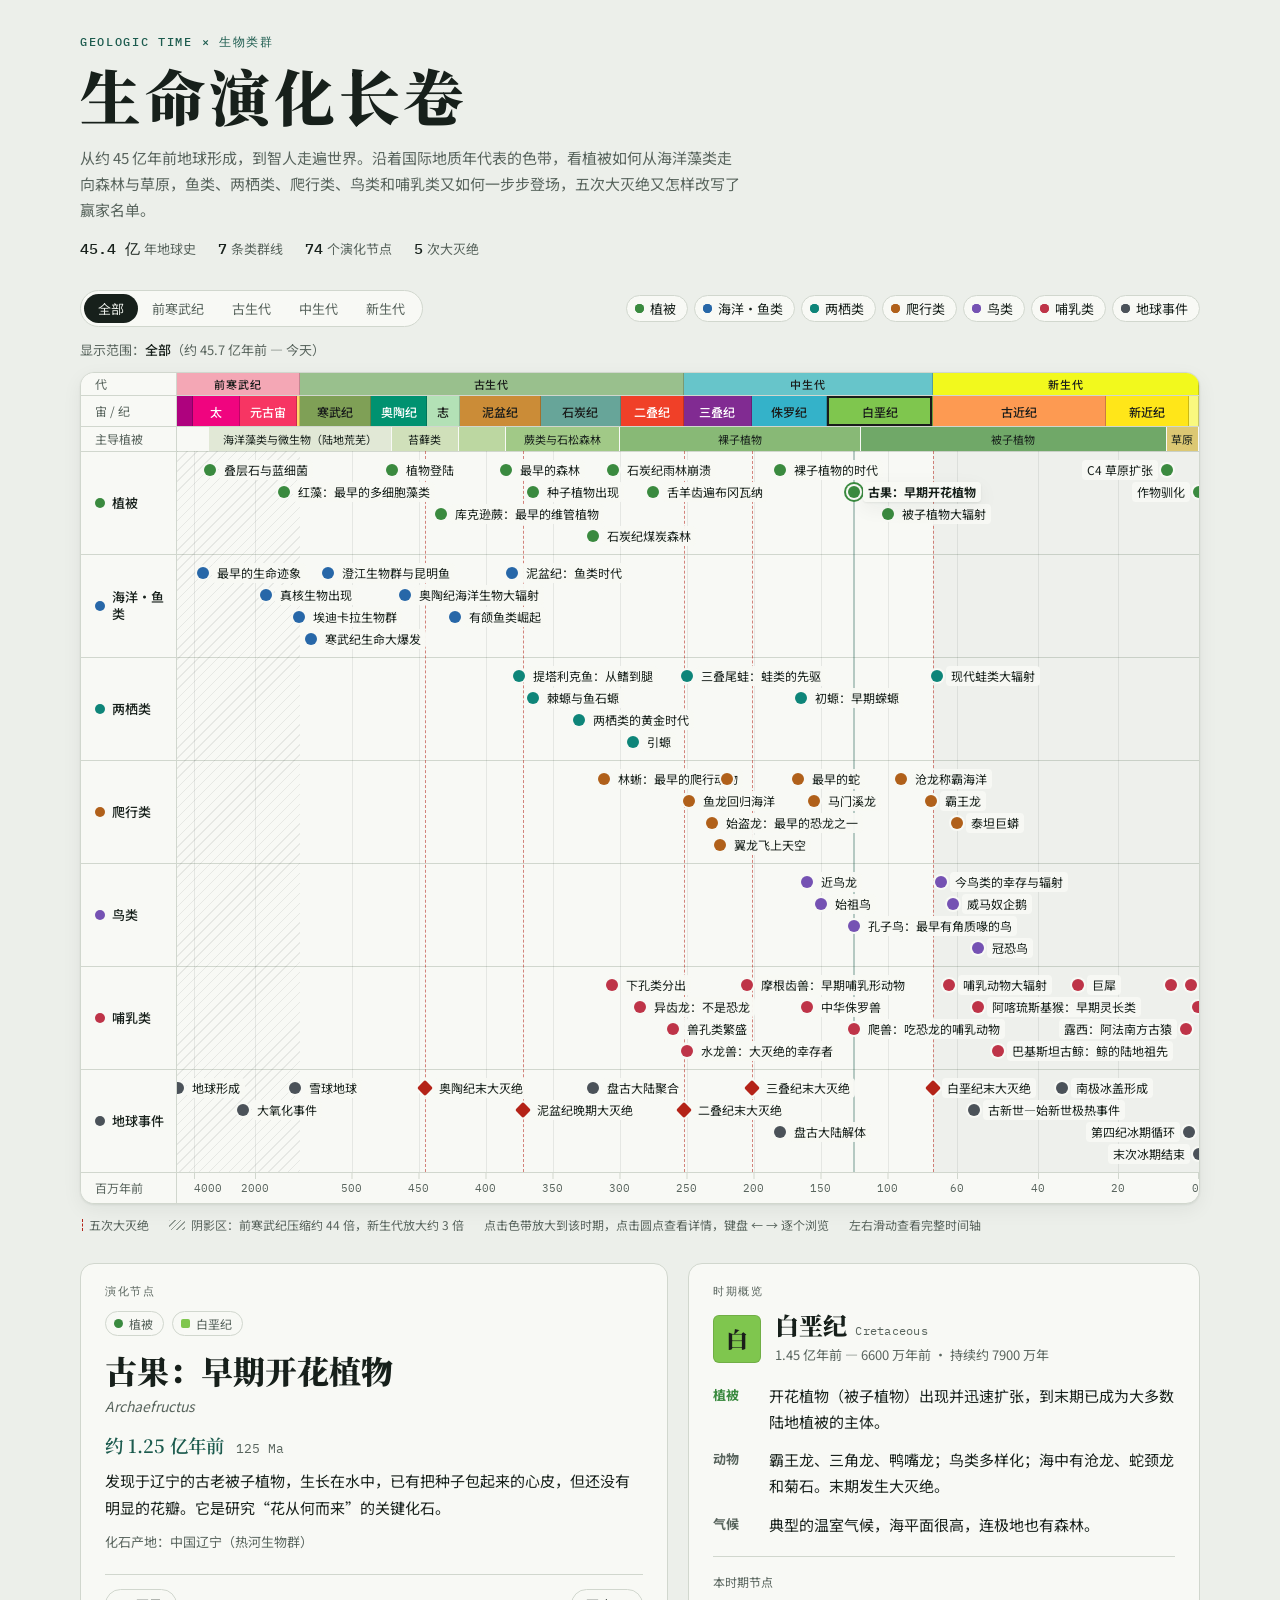
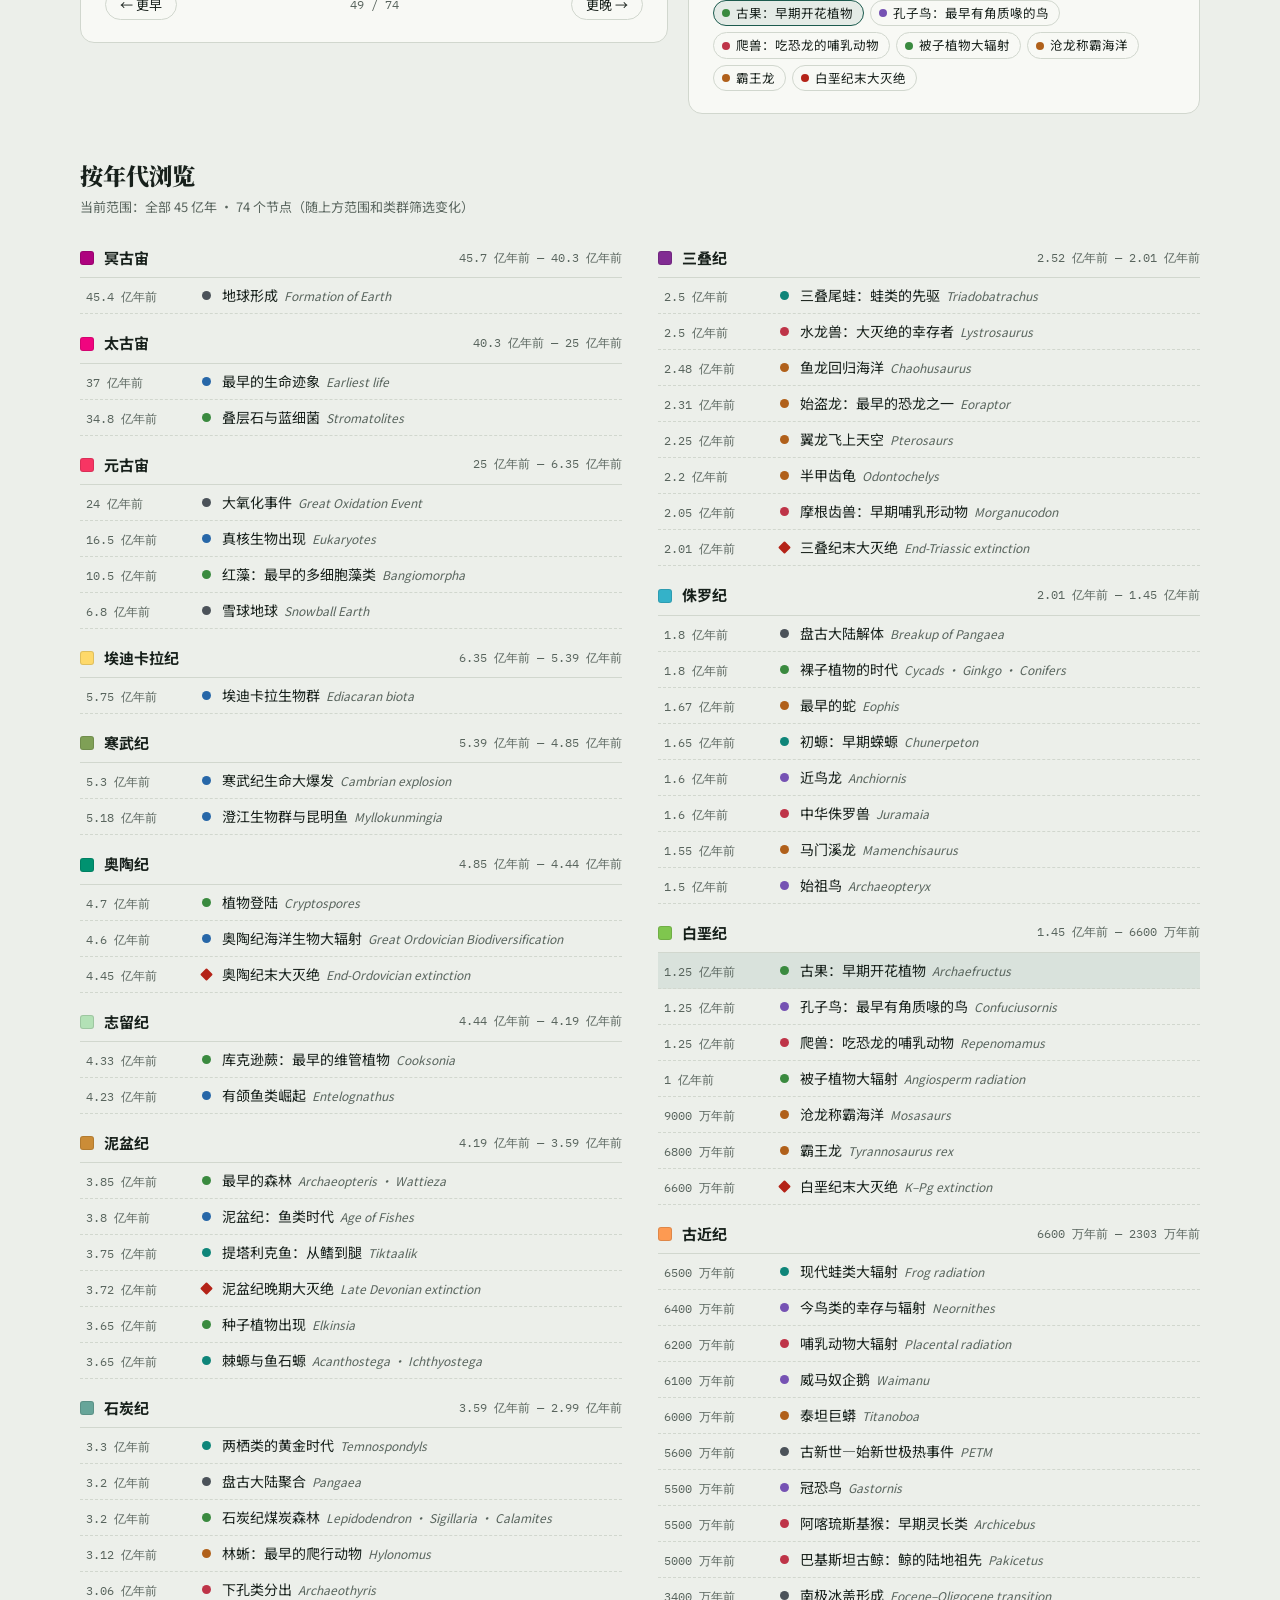
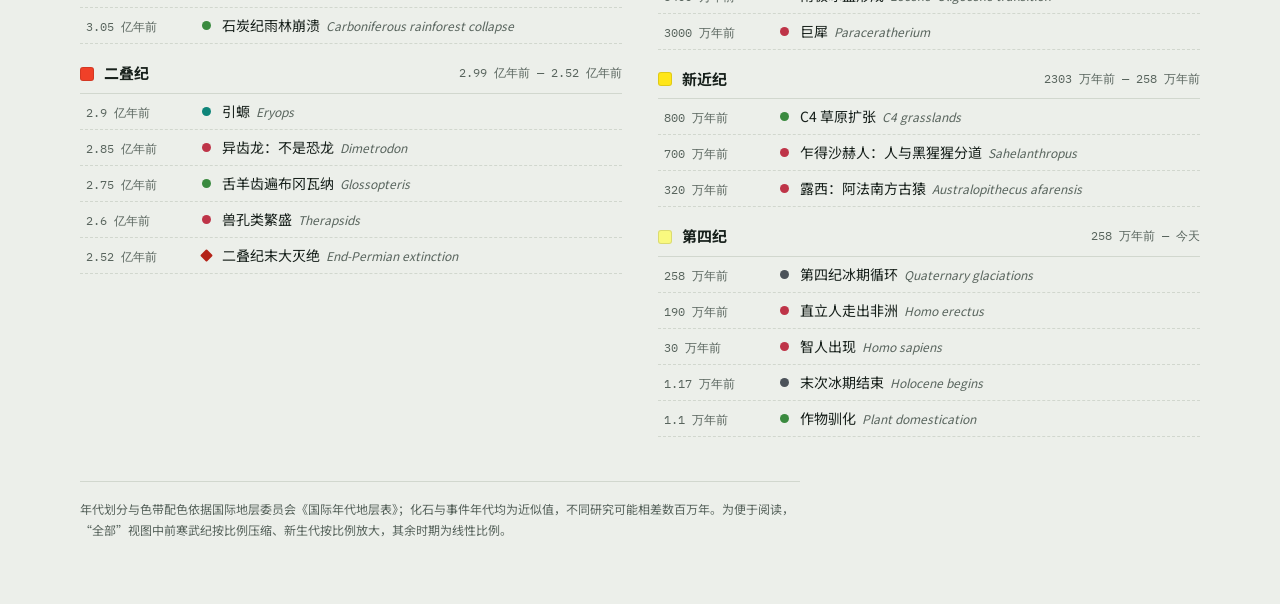
<file: 旧版/生命演化长卷_第一版.html>
<!doctype html>
<html lang="zh-CN">
<head>
<meta charset="utf-8">
<meta name="viewport" content="width=device-width, initial-scale=1, viewport-fit=cover">
<style>body{margin:0}img{max-width:100%}</style>
<title>生命演化长卷</title>
<link rel="preconnect" href="https://fonts.googleapis.com">
<link rel="preconnect" href="https://fonts.gstatic.com" crossorigin>
<link rel="stylesheet" href="https://fonts.googleapis.com/css2?family=IBM+Plex+Mono:wght@400;500&family=Noto+Sans+SC:wght@400;500;700&family=Noto+Serif+SC:wght@600;900&display=swap">
<style>
/* Layout：仿国际地质年代表的横向长卷——代/纪色带与主导植被在上，七条类群泳道居中，事件详情与时期概览双栏在下，最后是按年代排列的完整清单 */
:root{
  --bg:#ECEFEA; --surface:#F8F9F5; --ink:#17201B; --muted:#58645D; --line:#D1D7CE; --accent:#1C5B4E;
  --ext:#B42318; --grid:rgba(23,32,27,.08); --pill:rgba(248,249,245,.95); --hl:rgba(28,91,78,.09);
  --zone:rgba(23,32,27,.04); --shadow:0 1px 2px rgba(23,32,27,.08),0 6px 20px rgba(23,32,27,.06);
  --c-plant:#3A8A3F; --c-sea:#2767A8; --c-amph:#0E8579; --c-rept:#B0601A; --c-bird:#7552B3; --c-mamm:#BE3448; --c-earth:#4B5259;
  --veg1:#E1E8D6; --veg2:#D0E0BA; --veg3:#BCD7A1; --veg4:#A1C987; --veg5:#88B976; --veg6:#70A868; --veg7:#DCC873;
  --f-display:"Noto Serif SC","Songti SC","STSong","SimSun",serif;
  --f-body:"Noto Sans SC","PingFang SC","Microsoft YaHei",system-ui,sans-serif;
  --f-mono:"IBM Plex Mono",ui-monospace,"SFMono-Regular",Menlo,Consolas,monospace;
  --ease:cubic-bezier(.2,.7,.2,1);
  --lw:96px;
}
@media (prefers-color-scheme: dark){
  :root:not([data-theme="light"]){
    --bg:#101412; --surface:#171C19; --ink:#E4E9E3; --muted:#98A39C; --line:#2C342F; --accent:#7FC8B5;
    --ext:#FF8A7A; --grid:rgba(228,233,227,.07); --pill:rgba(23,28,25,.95); --hl:rgba(127,200,181,.12);
    --zone:rgba(228,233,227,.04); --shadow:0 1px 2px rgba(0,0,0,.4),0 8px 24px rgba(0,0,0,.3);
    --c-plant:#72C476; --c-sea:#6FA9EC; --c-amph:#4FC8BA; --c-rept:#E89D58; --c-bird:#AE91EA; --c-mamm:#F27D8E; --c-earth:#B9C0C7;
    --veg1:#232B24; --veg2:#29372A; --veg3:#2F442D; --veg4:#355231; --veg5:#3A6035; --veg6:#3F6E3A; --veg7:#665B2D;
    color-scheme:dark;
  }
}
:root[data-theme="dark"]{
  --bg:#101412; --surface:#171C19; --ink:#E4E9E3; --muted:#98A39C; --line:#2C342F; --accent:#7FC8B5;
  --ext:#FF8A7A; --grid:rgba(228,233,227,.07); --pill:rgba(23,28,25,.95); --hl:rgba(127,200,181,.12);
  --zone:rgba(228,233,227,.04); --shadow:0 1px 2px rgba(0,0,0,.4),0 8px 24px rgba(0,0,0,.3);
  --c-plant:#72C476; --c-sea:#6FA9EC; --c-amph:#4FC8BA; --c-rept:#E89D58; --c-bird:#AE91EA; --c-mamm:#F27D8E; --c-earth:#B9C0C7;
  --veg1:#232B24; --veg2:#29372A; --veg3:#2F442D; --veg4:#355231; --veg5:#3A6035; --veg6:#3F6E3A; --veg7:#665B2D;
  color-scheme:dark;
}
*{box-sizing:border-box}
[hidden]{display:none!important}
body{background:var(--bg);color:var(--ink);font:15px/1.75 var(--f-body)}
button{font-family:inherit;color:inherit}
button:focus-visible{outline:2px solid var(--accent);outline-offset:2px}
.page{max-width:1200px;margin:0 auto;padding-inline:clamp(16px,4vw,40px);padding-block:36px 64px}

/* 标题 */
.eyebrow{font:500 12px/1 var(--f-mono);letter-spacing:.14em;color:var(--accent);margin:0 0 14px}
h1{font:900 clamp(2.3rem,5.4vw,3.8rem)/1.1 var(--f-display);letter-spacing:.06em;margin:0;text-wrap:balance}
.lede{max-width:44em;color:var(--muted);margin:16px 0 0}
.stats{display:flex;flex-wrap:wrap;gap:6px 22px;margin:14px 0 0;padding:0;list-style:none;font-size:13px;color:var(--muted)}
.stats b{font:500 15px var(--f-mono);color:var(--ink);margin-right:4px}

/* 控件 */
.controls{display:flex;flex-wrap:wrap;gap:12px 20px;align-items:center;justify-content:space-between;margin-top:30px}
.seg{display:inline-flex;flex-wrap:wrap;background:var(--surface);border:1px solid var(--line);border-radius:999px;padding:3px}
.seg button{border:0;background:transparent;padding:5px 14px;border-radius:999px;font-size:13px;cursor:pointer;color:var(--muted)}
.seg button[aria-pressed="true"]{background:var(--ink);color:var(--bg)}
.chips{display:flex;flex-wrap:wrap;gap:6px}
.chip{display:inline-flex;align-items:center;gap:6px;border:1px solid var(--line);background:var(--surface);border-radius:999px;padding:3px 11px 3px 8px;font-size:13px;cursor:pointer}
.chip i{width:9px;height:9px;border-radius:50%;background:var(--lc);box-shadow:inset 0 0 0 1.5px var(--lc)}
.chip[aria-pressed="false"]{color:var(--muted);opacity:.6}
.chip[aria-pressed="false"] i{background:transparent}
.viewlabel{margin:12px 0 0;font-size:13px;color:var(--muted)}
.viewlabel b{color:var(--ink);font-weight:500}

/* 时间轴 */
.tl-wrap{margin-top:10px;overflow-x:auto;border:1px solid var(--line);border-radius:14px;background:var(--surface);box-shadow:var(--shadow)}
.tl{min-width:980px;position:relative}
.row,.lane{display:grid;grid-template-columns:var(--lw) minmax(0,1fr)}
.rl{position:sticky;left:0;z-index:6;background:var(--surface);font-size:12px;color:var(--muted);padding:0 10px 0 14px;display:flex;align-items:center;gap:7px;border-right:1px solid var(--line);line-height:1.3}
.track{position:relative;overflow:hidden}
.era-row .track{height:22px}
.per-row .track{height:30px}
.veg-row .track{height:24px}
.per-row,.veg-row{border-top:1px solid var(--line)}
.band{position:absolute;top:0;bottom:0;border:0;border-right:1px solid rgba(0,0,0,.2);padding:0;font:500 12px var(--f-body);cursor:pointer;display:flex;align-items:center;justify-content:center;overflow:hidden;white-space:nowrap;transition:left .6s var(--ease),width .6s var(--ease)}
.era-row .band{font-size:11px;letter-spacing:.08em}
.band.on{box-shadow:inset 0 0 0 2px currentColor}
.band:focus-visible{outline:2px solid var(--accent);outline-offset:-3px}
.veg{position:absolute;top:0;bottom:0;display:flex;align-items:center;justify-content:center;overflow:hidden;white-space:nowrap;font-size:11px;color:var(--ink);border-right:1px solid var(--surface);transition:left .6s var(--ease),width .6s var(--ease)}
.lanes{position:relative}
.overlay{position:absolute;top:0;bottom:0;left:var(--lw);right:0;pointer-events:none;overflow:hidden;z-index:0}
.zone{position:absolute;top:0;bottom:0;background:var(--zone)}
.zone.pre{background:repeating-linear-gradient(135deg,var(--grid) 0 1px,transparent 1px 7px)}
.gl{position:absolute;top:0;bottom:0;width:1px;background:var(--grid)}
.xl{position:absolute;top:0;bottom:0;border-left:1.5px dashed var(--ext);opacity:.55;transition:left .6s var(--ease),opacity .3s}
.sl{position:absolute;top:0;bottom:0;width:2px;margin-left:-1px;background:var(--accent);opacity:.3;transition:left .6s var(--ease)}
.lane{border-top:1px solid var(--line)}
.lane .rl{font-size:13px;color:var(--ink);font-weight:500}
.lane .rl i{width:10px;height:10px;border-radius:50%;background:var(--lc);flex:none}
.lane .track{z-index:1;transition:height .3s var(--ease);height:36px}
.ev{position:absolute;width:0;height:0;border:0;padding:0;background:none;cursor:pointer;z-index:1;transition:left .6s var(--ease),top .3s var(--ease),opacity .3s}
.ev .dot{position:absolute;left:-6px;top:-6px;width:12px;height:12px;border-radius:50%;background:var(--lc);box-shadow:0 0 0 2px var(--surface)}
.ev.x .dot{border-radius:2px;transform:rotate(45deg) scale(.95);background:var(--ext)}
.ev .lbl{position:absolute;top:-10px;left:9px;font:12px/20px var(--f-body);white-space:nowrap;padding:0 5px;border-radius:4px;background:var(--pill);color:var(--ink);transition:opacity .2s}
.ev.left .lbl{left:auto;right:9px}
.ev.nolbl .lbl{opacity:0;pointer-events:none}
.ev.off{opacity:0;pointer-events:none}
.ev:hover,.ev:focus-visible,.ev.on{z-index:4}
.ev:hover .lbl,.ev:focus-visible .lbl,.ev.on .lbl{opacity:1;pointer-events:auto;box-shadow:var(--shadow)}
.ev.on .lbl{font-weight:700}
.ev.on .dot{box-shadow:0 0 0 2px var(--surface),0 0 0 4px var(--lc)}
.ev.x.on .dot{box-shadow:0 0 0 2px var(--surface),0 0 0 4px var(--ext)}
.ev:focus-visible{outline:none}
.ev:focus-visible .dot{outline:2px solid var(--accent);outline-offset:4px}
.axis-row{border-top:1px solid var(--line)}
.axis-row .track{height:30px}
.tick{position:absolute;top:0;font:11px/1 var(--f-mono);color:var(--muted);transform:translateX(-50%);padding-top:10px;white-space:nowrap;transition:left .6s var(--ease)}
.tick::before{content:"";position:absolute;left:50%;top:0;width:1px;height:6px;background:var(--line)}
.tick.r{transform:translateX(-100%)}
.tick.r::before{left:auto;right:0}
.tick.l{transform:none}
.tick.l::before{left:0}
.legend{display:flex;flex-wrap:wrap;gap:6px 20px;margin:10px 2px 0;font-size:12px;color:var(--muted)}
.legend span{display:inline-flex;align-items:center;gap:6px}
.legend .xs{width:0;height:12px;border-left:1.5px dashed var(--ext)}
.legend .hs{width:16px;height:10px;border-radius:2px;background:repeating-linear-gradient(135deg,var(--muted) 0 1px,transparent 1px 4px);opacity:.6}
.hint{display:none}
@media (max-width:760px){.hint{display:inline-flex}}

/* 详情 */
.panes{display:grid;grid-template-columns:minmax(0,1.15fr) minmax(0,1fr);gap:20px;margin-top:28px;align-items:start}
@media (max-width:780px){.panes{grid-template-columns:minmax(0,1fr)}}
.card{background:var(--surface);border:1px solid var(--line);border-radius:14px;padding:22px 24px;min-width:0}
.kicker{font:500 11px/1 var(--f-mono);letter-spacing:.14em;color:var(--muted);margin:0 0 14px}
.tags{display:flex;gap:8px;flex-wrap:wrap}
.tag{display:inline-flex;align-items:center;gap:6px;font-size:12px;padding:2px 10px 2px 8px;border-radius:999px;border:1px solid var(--line);color:var(--muted);background:transparent;cursor:default;line-height:1.6}
.tag i{width:9px;height:9px;border-radius:50%;background:var(--lc)}
.tag.per{cursor:pointer}
.tag.per i{border-radius:2px}
.detail h2{font:900 clamp(1.45rem,3vw,2rem)/1.3 var(--f-display);margin:14px 0 2px;text-wrap:balance}
.sci{font-style:italic;color:var(--muted);margin:0;font-size:14px}
.when{display:flex;align-items:baseline;gap:12px;margin:14px 0 0;flex-wrap:wrap}
.when b{font:600 1.15rem var(--f-display);color:var(--accent)}
.when span{font:13px var(--f-mono);color:var(--muted)}
.desc{margin:10px 0 0;max-width:40em}
.place{font-size:13px;color:var(--muted);margin:10px 0 0}
.place:empty{display:none}
.nav{display:flex;align-items:center;justify-content:space-between;margin-top:20px;padding-top:14px;border-top:1px solid var(--line);gap:8px}
.nav button{font-size:13px;border:1px solid var(--line);background:transparent;border-radius:999px;padding:5px 14px;cursor:pointer}
.nav button:disabled{opacity:.35;cursor:default}
.nav span{font:12px var(--f-mono);color:var(--muted)}
.phead{display:flex;gap:14px;align-items:center}
.swatch{width:48px;height:48px;border-radius:6px;display:grid;place-items:center;font:900 22px var(--f-display);flex:none;box-shadow:inset 0 0 0 1px rgba(0,0,0,.12)}
.period h2{font:900 1.5rem/1.2 var(--f-display);margin:0}
.period h2 small{font:400 12px var(--f-mono);color:var(--muted);margin-left:8px;letter-spacing:.02em}
.range{font-size:13px;color:var(--muted);margin:4px 0 0}
.pnote{font-size:12.5px;color:var(--muted);margin:10px 0 0}
.pnote:empty{display:none}
.pdl{display:grid;gap:12px;margin:16px 0 0}
.pdl div{display:grid;grid-template-columns:3.2em minmax(0,1fr);gap:8px}
.pdl dt{font-weight:700;font-size:13px;color:var(--muted);padding-top:1px}
.pdl dt.veg-dt{color:var(--c-plant)}
.pdl dd{margin:0}
.pchips{margin-top:18px;padding-top:14px;border-top:1px solid var(--line)}
.pchips p{margin:0 0 8px;font-size:12px;color:var(--muted)}
.pchips div{display:flex;flex-wrap:wrap;gap:6px}
.pchips button{display:inline-flex;align-items:center;gap:6px;border:1px solid var(--line);background:transparent;border-radius:999px;padding:1px 10px 1px 8px;font-size:12.5px;cursor:pointer;line-height:1.8}
.pchips button i{width:8px;height:8px;border-radius:50%;background:var(--lc)}
.pchips button[aria-current="true"]{background:var(--hl);border-color:var(--accent)}

/* 清单 */
.browse{margin-top:44px}
.browse h2{font:900 1.45rem var(--f-display);margin:0}
.browse .sub{font-size:13px;color:var(--muted);margin:4px 0 0}
.groups{columns:2 380px;column-gap:36px;margin-top:10px}
.group{break-inside:avoid;padding-top:16px}
.ghead{display:flex;align-items:center;gap:10px;font-weight:700;padding-bottom:6px;border-bottom:1px solid var(--line)}
.ghead i{width:14px;height:14px;border-radius:3px;flex:none;box-shadow:inset 0 0 0 1px rgba(0,0,0,.12)}
.ghead small{font:12px var(--f-mono);color:var(--muted);font-weight:400;margin-left:auto;text-align:right}
.rows{list-style:none;margin:0;padding:0}
.rowbtn{width:100%;display:grid;grid-template-columns:7.6em 10px minmax(0,1fr);gap:10px;align-items:baseline;text-align:left;background:none;border:0;border-bottom:1px dashed var(--line);padding:7px 6px;font-size:14px;cursor:pointer;line-height:1.5}
.rowbtn:hover{background:var(--zone)}
.rowbtn.on{background:var(--hl)}
.rowbtn .t{font:12px var(--f-mono);color:var(--muted);font-variant-numeric:tabular-nums}
.rowbtn i{width:9px;height:9px;border-radius:50%;background:var(--lc);align-self:center}
.rowbtn.x i{border-radius:1px;transform:rotate(45deg);background:var(--ext)}
.rowbtn .s{color:var(--muted);font-style:italic;font-size:12px;margin-left:6px}
@media (max-width:480px){.rowbtn{grid-template-columns:6.4em 9px minmax(0,1fr);font-size:13.5px}}
footer{margin-top:44px;padding-top:16px;border-top:1px solid var(--line);font-size:12px;color:var(--muted);max-width:60em}
@media (prefers-reduced-motion: reduce){*{transition:none!important;scroll-behavior:auto!important}}
</style>
</head>
<body>

<div class="page">
  <header>
    <p class="eyebrow">GEOLOGIC TIME × 生物类群</p>
    <h1>生命演化长卷</h1>
    <p class="lede">从约 45 亿年前地球形成，到智人走遍世界。沿着国际地质年代表的色带，看植被如何从海洋藻类走向森林与草原，鱼类、两栖类、爬行类、鸟类和哺乳类又如何一步步登场，五次大灭绝又怎样改写了赢家名单。</p>
    <ul class="stats" id="stats"></ul>
  </header>

  <div class="controls">
    <div class="seg" id="seg" role="group" aria-label="时间范围"></div>
    <div class="chips" id="chips" role="group" aria-label="显示的类群"></div>
  </div>
  <p class="viewlabel" id="viewlabel"></p>

  <div class="tl-wrap" id="tlwrap">
    <div class="tl" id="tl">
      <div class="row era-row"><div class="rl">代</div><div class="track" id="eraTrack"></div></div>
      <div class="row per-row"><div class="rl">宙 / 纪</div><div class="track" id="perTrack"></div></div>
      <div class="row veg-row"><div class="rl">主导植被</div><div class="track" id="vegTrack"></div></div>
      <div class="lanes" id="lanes"><div class="overlay" id="overlay"><div id="zones"></div><div id="grid"></div><div id="xlines"></div><div class="sl" id="selLine"></div></div></div>
      <div class="row axis-row"><div class="rl">百万年前</div><div class="track" id="axis"></div></div>
    </div>
  </div>
  <div class="legend">
    <span><i class="xs"></i>五次大灭绝</span>
    <span id="zoneNote"><i class="hs"></i><span id="zoneText"></span></span>
    <span>点击色带放大到该时期，点击圆点查看详情，键盘 ← → 逐个浏览</span>
    <span class="hint">左右滑动查看完整时间轴</span>
  </div>

  <div class="panes">
    <article class="card detail" id="detail" aria-live="polite">
      <p class="kicker">演化节点</p>
      <div class="tags"><span class="tag" id="dLane"><i></i><span></span></span><button class="tag per" id="dPer" type="button"><i></i><span></span></button></div>
      <h2 id="dName"></h2>
      <p class="sci" id="dSci"></p>
      <div class="when"><b id="dAgo"></b><span id="dMa"></span></div>
      <p class="desc" id="dDesc"></p>
      <p class="place" id="dPlace"></p>
      <div class="nav"><button type="button" id="prev">← 更早</button><span id="pos"></span><button type="button" id="next">更晚 →</button></div>
    </article>
    <article class="card period" id="period">
      <p class="kicker">时期概览</p>
      <div class="phead"><div class="swatch" id="pSw"></div><div><h2 id="pName"></h2><p class="range" id="pRange"></p></div></div>
      <p class="pnote" id="pNote"></p>
      <dl class="pdl">
        <div><dt class="veg-dt">植被</dt><dd id="pFlora"></dd></div>
        <div><dt>动物</dt><dd id="pFauna"></dd></div>
        <div><dt>气候</dt><dd id="pClimate"></dd></div>
      </dl>
      <div class="pchips"><p>本时期节点</p><div id="pChips"></div></div>
    </article>
  </div>

  <section class="browse">
    <h2>按年代浏览</h2>
    <p class="sub" id="listSub"></p>
    <div class="groups" id="groups"></div>
  </section>

  <footer>年代划分与色带配色依据国际地层委员会《国际年代地层表》；化石与事件年代均为近似值，不同研究可能相差数百万年。为便于阅读，“全部”视图中前寒武纪按比例压缩、新生代按比例放大，其余时期为线性比例。</footer>
</div>

<script>
(function(){
const $=id=>document.getElementById(id);
const reduce=matchMedia('(prefers-reduced-motion: reduce)').matches;

const LANES=[
  {id:'plant',n:'植被'},{id:'sea',n:'海洋·鱼类'},{id:'amph',n:'两栖类'},
  {id:'rept',n:'爬行类'},{id:'bird',n:'鸟类'},{id:'mamm',n:'哺乳类'},{id:'earth',n:'地球事件'}];
const laneName=Object.fromEntries(LANES.map(l=>[l.id,l.n]));

const ERAS=[
  {id:'pre',n:'前寒武纪',s:4567,e:538.8,c:'#F4A7B5'},
  {id:'pz',n:'古生代',s:538.8,e:251.9,c:'#99C08D'},
  {id:'mz',n:'中生代',s:251.9,e:66,c:'#67C5CA'},
  {id:'cz',n:'新生代',s:66,e:0,c:'#F2F91D'}];

const PERIODS=[
  {id:'hd',n:'冥古宙',en:'Hadean',sh:'冥',s:4567,e:4031,c:'#AE027E',
   cl:'地球刚刚形成，岩浆海逐渐冷却，陨石撞击频繁。约 44 亿年前可能已出现液态海洋。',
   fl:'没有任何植物，也没有可靠的生命证据。',
   fa:'尚未发现生命。'},
  {id:'ar',n:'太古宙',en:'Archean',sh:'太',s:4031,e:2500,c:'#F0047F',
   cl:'大气几乎不含氧气，以氮气、二氧化碳和甲烷为主；太阳亮度比今天低约 20%–30%。',
   fl:'没有植物。浅海中的蓝细菌形成叠层石，开始进行产氧光合作用。',
   fa:'只有单细胞的细菌和古菌。'},
  {id:'pt',n:'元古宙',en:'Proterozoic',sh:'元',s:2500,e:635,c:'#F73563',
   note:'这里只显示到成冰纪结束；元古宙最后一个纪“埃迪卡拉纪”单独列出。',
   cl:'大氧化事件后大气开始含氧；后期出现“雪球地球”式的全球冰期。',
   fl:'海洋中出现真核藻类，约 10 亿年前已有多细胞红藻和绿藻。陆地仍是裸露岩石，最多覆盖一层微生物膜。',
   fa:'单细胞真核生物出现并多样化，动物可能在这一时期末尾起源。'},
  {id:'ed',n:'埃迪卡拉纪',en:'Ediacaran',sh:'埃',s:635,e:538.8,c:'#FED96A',
   cl:'雪球冰期结束后气候回暖，海洋含氧量进一步上升。',
   fl:'海中藻类繁盛，陆地依旧荒芜。',
   fa:'埃迪卡拉生物群：最早的大型软体多细胞生物，形态多为叶状、盘状。'},
  {id:'cm',n:'寒武纪',en:'Cambrian',sh:'寒',s:538.8,e:485.4,c:'#7FA056',
   cl:'温暖的温室气候，没有大型冰盖，海平面高，大陆多位于南半球。',
   fl:'陆地上还没有植物，只有微生物结皮；海里的藻类是主要的初级生产者。',
   fa:'寒武纪大爆发：三叶虫、奇虾等节肢动物，腕足动物，以及最早的脊椎动物。'},
  {id:'or',n:'奥陶纪',en:'Ordovician',sh:'奥',s:485.4,e:443.8,c:'#009270',
   cl:'前期温暖；末期冈瓦纳大陆出现大冰川，全球变冷，海平面下降。',
   fl:'类似苔藓的最早陆地植物登陆，贴着地面生长在水边。',
   fa:'海洋生物大辐射：鹦鹉螺类、珊瑚、腕足动物和笔石繁盛，无颌鱼类出现。'},
  {id:'si',n:'志留纪',en:'Silurian',sh:'志',s:443.8,e:419.2,c:'#B3E1B6',
   cl:'冰期后回暖，海平面上升，气候相对稳定。',
   fl:'最早的维管植物库克逊蕨出现，陆地上开始出现低矮的绿色斑块。',
   fa:'有颌鱼类出现；广翅鲎（海蝎）是大型掠食者；蜈蚣类等节肢动物开始登陆。'},
  {id:'dv',n:'泥盆纪',en:'Devonian',sh:'泥',s:419.2,e:358.9,c:'#CB8C37',
   cl:'总体温暖；晚期多次出现海洋缺氧事件。',
   fl:'植物迅速扩张，先后演化出根、叶、木材和种子，形成地球上最早的森林。',
   fa:'“鱼类时代”。肉鳍鱼演化出四足动物，晚期出现最早有四肢的脊椎动物；昆虫登陆。'},
  {id:'cb',n:'石炭纪',en:'Carboniferous',sh:'石',s:358.9,e:298.9,c:'#67A599',
   cl:'中前期温暖潮湿，大气含氧量极高（约 30%）；后期南方冰川扩张，气候变干。',
   fl:'鳞木、封印木、芦木和树蕨组成大片沼泽森林，形成今天的主要煤层；晚期热带雨林崩溃。',
   fa:'两栖类繁盛；翼展约 70 厘米的巨脉蜻蜓和巨型马陆出现；最早的爬行类和下孔类登场。'},
  {id:'pm',n:'二叠纪',en:'Permian',sh:'二',s:298.9,e:251.9,c:'#F04028',
   cl:'盘古大陆形成，内陆干旱炎热，季节变化明显。',
   fl:'针叶树、苏铁、种子蕨等裸子植物兴起；南方冈瓦纳大陆广布舌羊齿。',
   fa:'异齿龙、兽孔类等下孔类主宰陆地。末期发生地球史上最严重的大灭绝。'},
  {id:'tr',n:'三叠纪',en:'Triassic',sh:'三',s:251.9,e:201.4,c:'#812B92',
   cl:'炎热干燥，两极没有冰盖，盘古大陆内部有大片沙漠。',
   fl:'大灭绝后植被缓慢恢复，以针叶树、苏铁、本内苏铁、银杏和蕨类为主。',
   fa:'恐龙、翼龙、鳄类祖先和最早的哺乳形动物出现；海里有鱼龙和幻龙。'},
  {id:'ju',n:'侏罗纪',en:'Jurassic',sh:'侏',s:201.4,e:145,c:'#34B2C9',
   cl:'温暖湿润；盘古大陆裂解，海平面上升，内陆沙漠缩小。',
   fl:'裸子植物鼎盛：针叶林、苏铁、银杏和蕨类构成茂密森林，这时还没有花，也没有草。',
   fa:'巨型蜥脚类恐龙、剑龙、异特龙；带羽毛的恐龙和始祖鸟；小型哺乳动物多在夜间活动。'},
  {id:'kr',n:'白垩纪',en:'Cretaceous',sh:'白',s:145,e:66,c:'#7FC64E',
   cl:'典型的温室气候，海平面很高，连极地也有森林。',
   fl:'开花植物（被子植物）出现并迅速扩张，到末期已成为大多数陆地植被的主体。',
   fa:'霸王龙、三角龙、鸭嘴龙；鸟类多样化；海中有沧龙、蛇颈龙和菊石。末期发生大灭绝。'},
  {id:'pg',n:'古近纪',en:'Paleogene',sh:'古',s:66,e:23.03,c:'#FD9A52',
   cl:'初期温暖，始新世早期出现极热事件；约 3400 万年前南极冰盖形成，气候转向冷干。',
   fl:'热带雨林一度扩展到高纬度地区；后期变冷，温带落叶林和开阔林地扩展。',
   fa:'哺乳动物大辐射：早期灵长类、马和鲸的祖先出现；有巨型不会飞的鸟；渐新世有巨犀。'},
  {id:'ng',n:'新近纪',en:'Neogene',sh:'新',s:23.03,e:2.58,c:'#FFE619',
   cl:'持续变冷变干；青藏高原隆升，影响亚洲季风。',
   fl:'草原和稀树草原大扩张，C4 禾草兴起，森林退缩。',
   fa:'马、羚羊等食草动物适应草原生活；类人猿多样化；约 700 万年前人类支系出现。'},
  {id:'q',n:'第四纪',en:'Quaternary',sh:'第',s:2.58,e:0,c:'#F9F97F',
   cl:'冰期与间冰期周期性交替；约 1.17 万年前进入温暖的全新世。',
   fl:'植被带随冰期南北迁移；冰期时北方有大片“猛犸草原”；全新世农业大规模改变地表植被。',
   fa:'猛犸象、披毛犀、剑齿虎等冰期巨型动物，多数在末次冰期前后灭绝；智人出现并扩散到全球。'}];

const VEG=[
  {s:3500,e:470,n:'海洋藻类与微生物（陆地荒芜）',sh:'海洋藻类',v:1},
  {s:470,e:420,n:'苔藓类植物',sh:'苔藓类',v:2},
  {s:420,e:385,n:'早期维管植物',sh:'早期维管',v:3},
  {s:385,e:300,n:'蕨类与石松森林',sh:'蕨类森林',v:4},
  {s:300,e:120,n:'裸子植物',sh:'裸子植物',v:5},
  {s:120,e:8,n:'被子植物',sh:'被子植物',v:6},
  {s:8,e:0,n:'被子植物与草原',sh:'草原',v:7}];

const EVENTS=[
  // 地球事件
  {t:4540,l:'earth',n:'地球形成',s:'Formation of Earth',d:'太阳系诞生后不久，原始地球由尘埃和星子吸积而成。早期地表处于熔融状态，频繁遭受撞击，一次大碰撞形成了月球。'},
  {t:2400,l:'earth',n:'大氧化事件',s:'Great Oxidation Event',d:'蓝细菌长期光合作用释放的氧气开始在大气中积累，氧含量第一次显著上升。这改变了海洋化学，也为后来依赖氧气的复杂生命铺平了道路。'},
  {t:680,l:'earth',n:'雪球地球',s:'Snowball Earth',d:'成冰纪（约 7.2 亿至 6.35 亿年前）至少发生了两次全球性冰期，冰盖可能一直延伸到赤道附近。冰期结束后不久，大型多细胞生物开始出现。'},
  {t:445,l:'earth',x:1,n:'奥陶纪末大灭绝',s:'End-Ordovician extinction',d:'全球变冷、冈瓦纳大陆冰川扩张导致海平面剧烈下降，约 85% 的海洋物种消失。这是五次大灭绝中的第一次。'},
  {t:372,l:'earth',x:1,n:'泥盆纪晚期大灭绝',s:'Late Devonian extinction',d:'一连串持续数百万年的灭绝脉冲，海洋缺氧是主要原因之一，可能与陆地植物扩张改变了岩石风化和营养物质输入有关。珊瑚礁生态系统遭到重创。'},
  {t:320,l:'earth',n:'盘古大陆聚合',s:'Pangaea',d:'各大陆在石炭纪到二叠纪逐渐拼合成超大陆“盘古大陆”。大陆内部远离海洋，气候变得干燥，季节性增强，深刻影响了植被分布。'},
  {t:252,l:'earth',x:1,n:'二叠纪末大灭绝',s:'End-Permian extinction',d:'地球史上最严重的大灭绝，约 81% 的海洋物种和约 70% 的陆地脊椎动物物种消失。西伯利亚大规模火山喷发引发全球变暖、海洋酸化和缺氧。'},
  {t:201.4,l:'earth',x:1,n:'三叠纪末大灭绝',s:'End-Triassic extinction',d:'与盘古大陆裂解时的大规模火山活动有关，约四分之三的物种消失。许多与恐龙竞争的类群退场，恐龙随后称霸陆地。'},
  {t:180,l:'earth',n:'盘古大陆解体',s:'Breakup of Pangaea',d:'侏罗纪期间大西洋开始张开，盘古大陆逐渐分裂为北方的劳亚古陆和南方的冈瓦纳古陆，各大陆上的生物开始各自演化。'},
  {t:66,l:'earth',x:1,n:'白垩纪末大灭绝',s:'K–Pg extinction',d:'一颗直径约 10 公里的小行星撞击今墨西哥尤卡坦半岛（希克苏鲁伯陨石坑），加上印度德干暗色岩火山活动，约 75% 的物种灭绝，包括所有非鸟恐龙、翼龙和菊石。'},
  {t:56,l:'earth',n:'古新世—始新世极热事件',s:'PETM',d:'大量碳在短时间内进入大气，全球平均气温上升约 5–8 °C。热带森林扩展到高纬度地区，许多现代哺乳动物类群随后迅速扩散。'},
  {t:34,l:'earth',n:'南极冰盖形成',s:'Eocene–Oligocene transition',d:'大气二氧化碳浓度下降，南极洲与南美洲分离后形成环南极洋流，南极开始出现永久冰盖。地球气候从“温室”转向“冰室”。'},
  {t:2.58,l:'earth',p:'q',n:'第四纪冰期循环',s:'Quaternary glaciations',d:'北半球大冰盖开始周期性扩张和消退，冰期与间冰期交替出现。剧烈的气候波动推动植被带南北迁移，也影响了人类的扩散路线。'},
  {t:0.0117,l:'earth',n:'末次冰期结束',s:'Holocene begins',d:'约 1.17 万年前全新世开始，气候转暖并趋于稳定。猛犸象、披毛犀等许多冰期巨型动物在这一时期前后相继灭绝。'},
  // 植被
  {t:3480,l:'plant',n:'叠层石与蓝细菌',s:'Stromatolites',w:'澳大利亚西部皮尔巴拉',d:'由蓝细菌等微生物一层层黏结沉积物形成的岩石构造，是最古老的生命证据之一。蓝细菌的产氧光合作用是植物光合作用的源头，植物细胞里的叶绿体就起源于被吞入的蓝细菌。'},
  {t:1047,l:'plant',n:'红藻：最早的多细胞藻类',s:'Bangiomorpha',w:'加拿大北极群岛',d:'约 10 亿年前的红藻化石已有细胞分工和有性生殖的迹象，是已知最早能归入现代类群的多细胞真核生物之一。'},
  {t:470,l:'plant',n:'植物登陆',s:'Cryptospores',d:'奥陶纪中期出现了“隐孢子”化石，来自类似苔藓的最早陆地植物。它们没有真正的根和维管组织，只能贴地生长在潮湿处，却开始把岩石改造成土壤。'},
  {t:433,l:'plant',n:'库克逊蕨：最早的维管植物',s:'Cooksonia',w:'英国威尔士、爱尔兰等地',d:'只有几厘米高的分叉小茎，顶端长着孢子囊，没有叶也没有根。维管组织能输送水分并支撑植物体，是植物向高处生长的关键一步。'},
  {t:385,l:'plant',n:'最早的森林',s:'Archaeopteris · Wattieza',w:'美国纽约州吉尔博阿',d:'泥盆纪中晚期出现了高 8 米到 30 米的树木，古羊齿已具有真正的木材和扁平叶片。森林加速了岩石风化，吸收了大量二氧化碳，改变了全球气候。'},
  {t:365,l:'plant',n:'种子植物出现',s:'Elkinsia',w:'美国西弗吉尼亚州',d:'种子把胚胎和养料包在保护层里，受精不再依赖水，植物因此可以扩展到干燥地区。这是裸子植物和后来被子植物的共同起点。'},
  {t:320,l:'plant',n:'石炭纪煤炭森林',s:'Lepidodendron · Sigillaria · Calamites',d:'鳞木、封印木高达 30–40 米，与芦木、树蕨一起组成广阔的沼泽森林。大量植物遗体被埋藏，形成了今天主要的煤层，大气含氧量一度高达约 30%。'},
  {t:305,l:'plant',n:'石炭纪雨林崩溃',s:'Carboniferous rainforest collapse',d:'气候变干变冷，连片的热带沼泽森林碎裂成孤岛。更耐旱的针叶类和种子蕨逐渐取代了石松类大树。'},
  {t:275,l:'plant',n:'舌羊齿遍布冈瓦纳',s:'Glossopteris',d:'二叠纪南方大陆广泛分布的种子蕨。它舌状叶片的化石在南美、非洲、印度、南极和澳大利亚都有发现，是大陆漂移学说的重要证据。'},
  {t:180,l:'plant',n:'裸子植物的时代',s:'Cycads · Ginkgo · Conifers',d:'侏罗纪陆地被苏铁、银杏、针叶树和蕨类覆盖，没有花也没有草。今天的银杏与当时的形态非常接近，因此被称为“活化石”。'},
  {t:125,l:'plant',n:'古果：早期开花植物',s:'Archaefructus',w:'中国辽宁（热河生物群）',d:'发现于辽宁的古老被子植物，生长在水中，已有把种子包起来的心皮，但还没有明显的花瓣。它是研究“花从何而来”的关键化石。'},
  {t:100,l:'plant',n:'被子植物大辐射',s:'Angiosperm radiation',d:'白垩纪中期开花植物迅速多样化，并与蜜蜂等传粉昆虫协同演化。到白垩纪末，被子植物已成为大多数陆地植被的主体。'},
  {t:8,l:'plant',n:'C4 草原扩张',s:'C4 grasslands',d:'中新世晚期，采用 C4 光合途径的禾草在热带和亚热带迅速扩张，形成大片稀树草原。开阔的草原推动了马、羚羊等食草动物以及人类祖先的演化。'},
  {t:0.011,l:'plant',n:'作物驯化',s:'Plant domestication',d:'冰期结束后不久，西亚驯化了小麦和大麦，中国长江流域驯化了水稻，黄河流域驯化了粟。农业从根本上改变了地表的植被面貌。'},
  // 海洋·鱼类
  {t:3700,l:'sea',n:'最早的生命迹象',s:'Earliest life',w:'格陵兰伊苏阿',d:'格陵兰约 37 亿年前的岩石中保存有可能由微生物形成的结构。最早的生命是单细胞原核生物，很可能诞生在海底热液附近。'},
  {t:1650,l:'sea',n:'真核生物出现',s:'Eukaryotes',w:'中国华北燕山地区等',d:'细胞有了细胞核和线粒体等细胞器。线粒体来自被吞入的细菌，这种“内共生”是所有复杂生命的基础。'},
  {t:575,l:'sea',n:'埃迪卡拉生物群',s:'Ediacaran biota',w:'澳大利亚南部、中国湖北（石板滩生物群）',d:'最早的大型复杂多细胞生物，多为扁平的叶状、盘状软体生物，没有明显的口和骨骼。它们大多在寒武纪之前消失。'},
  {t:530,l:'sea',n:'寒武纪生命大爆发',s:'Cambrian explosion',d:'约 2000 万年间，绝大多数现生动物门类的祖先相继出现，眼睛、硬壳、附肢和捕食关系开始普遍。三叶虫成为这个时代的标志。'},
  {t:518,l:'sea',n:'澄江生物群与昆明鱼',s:'Myllokunmingia',w:'中国云南澄江',d:'澄江保存了大量带软体结构的寒武纪化石。其中的昆明鱼和海口鱼是已知最早的脊椎动物之一，体长只有 3 厘米左右。'},
  {t:460,l:'sea',n:'奥陶纪海洋生物大辐射',s:'Great Ordovician Biodiversification',d:'海洋生物多样性在奥陶纪大幅增加，腕足动物、苔藓虫、珊瑚和鹦鹉螺类繁盛，还出现了长达数米的直角石。'},
  {t:423,l:'sea',n:'有颌鱼类崛起',s:'Entelognathus',w:'中国云南曲靖',d:'颌让脊椎动物能够主动捕食和咀嚼。曲靖发现的初始全颌鱼显示，现代鱼类和人类颌骨的基本结构可以追溯到盾皮鱼类。'},
  {t:380,l:'sea',n:'泥盆纪：鱼类时代',s:'Age of Fishes',d:'盾皮鱼、肉鳍鱼、辐鳍鱼和早期鲨鱼同时繁盛。巨型盾皮鱼邓氏鱼体长可能超过 4 米，咬合力惊人。'},
  // 两栖类
  {t:375,l:'amph',n:'提塔利克鱼：从鳍到腿',s:'Tiktaalik',w:'加拿大埃尔斯米尔岛',d:'兼具鱼类和四足动物的特征：有鳃和鳞片，也有能活动的脖子和带腕骨的粗壮鳍，可以在浅水中撑起身体。'},
  {t:365,l:'amph',n:'棘螈与鱼石螈',s:'Acanthostega · Ichthyostega',w:'格陵兰东部',d:'最早一批有四肢和趾的四足动物，棘螈每只前肢有 8 个趾。它们仍主要生活在水中，四肢最初可能用于在水草间划行。'},
  {t:330,l:'amph',n:'两栖类的黄金时代',s:'Temnospondyls',d:'石炭纪温暖潮湿的沼泽中，两栖类成为陆地上最主要的脊椎动物，一些分椎类体长可达数米。'},
  {t:290,l:'amph',n:'引螈',s:'Eryops',w:'美国得克萨斯州等',d:'二叠纪早期的大型两栖类，体长约 2 米，头骨宽大，生活方式类似今天的鳄鱼。'},
  {t:250,l:'amph',n:'三叠尾蛙：蛙类的先驱',s:'Triadobatrachus',w:'马达加斯加',d:'三叠纪早期的蛙类近亲，脊椎已经缩短，有适合跳跃的特征，但仍保留一条短尾。'},
  {t:165,l:'amph',n:'初螈：早期蝾螈',s:'Chunerpeton',w:'中国内蒙古道虎沟',d:'侏罗纪中期的蝾螈化石，保存了身体轮廓。它属于隐鳃鲵类（今天大鲵所在的类群），说明这一支在侏罗纪已经出现。'},
  {t:65,l:'amph',n:'现代蛙类大辐射',s:'Frog radiation',d:'白垩纪末大灭绝后，今天约 88% 的蛙类所属的三大支系几乎同时开始分化，随新生代热带森林的扩张而繁盛。'},
  // 爬行类
  {t:312,l:'rept',n:'林蜥：最早的爬行动物',s:'Hylonomus',w:'加拿大新斯科舍',d:'体长约 20 厘米，化石发现于石松树桩的空洞中。羊膜卵让爬行动物可以在陆地上产卵，彻底摆脱了对水体的依赖。'},
  {t:248,l:'rept',n:'鱼龙回归海洋',s:'Chaohusaurus',w:'中国安徽巢湖',d:'二叠纪末大灭绝后不久，一些爬行动物重新适应海洋，演化出类似海豚的流线型身体。巢湖龙化石保存了正在分娩的状态，证明鱼龙直接产下幼崽。'},
  {t:231,l:'rept',n:'始盗龙：最早的恐龙之一',s:'Eoraptor',w:'阿根廷伊斯基瓜拉斯托',d:'三叠纪晚期的小型两足恐龙，体长约 1 米。早期恐龙并不占优势，与众多其他爬行类共存。'},
  {t:225,l:'rept',n:'翼龙飞上天空',s:'Pterosaurs',d:'第一批依靠动力飞行的脊椎动物，翼膜由极长的第四指支撑。后来的风神翼龙翼展可达 10 米以上。'},
  {t:220,l:'rept',n:'半甲齿龟',s:'Odontochelys',w:'中国贵州',d:'早期龟类，只有腹甲而背甲尚未形成，嘴里还有牙齿，揭示了龟壳“先有腹甲、后有背甲”的演化顺序。'},
  {t:167,l:'rept',n:'最早的蛇',s:'Eophis',w:'英国',d:'侏罗纪中期的颌骨化石是已知最古老的蛇。白垩纪的一些蛇仍然保留着后肢。'},
  {t:155,l:'rept',n:'马门溪龙',s:'Mamenchisaurus',w:'中国四川、新疆',d:'侏罗纪晚期的蜥脚类恐龙，脖子几乎占体长的一半，是颈部最长的恐龙之一。蜥脚类是有史以来最大的陆地动物。'},
  {t:90,l:'rept',n:'沧龙称霸海洋',s:'Mosasaurs',d:'白垩纪晚期的海生爬行动物，与蛇和巨蜥关系较近，最大体长超过 12 米，是当时海洋中的顶级掠食者。'},
  {t:68,l:'rept',n:'霸王龙',s:'Tyrannosaurus rex',w:'北美洲西部',d:'白垩纪最末期的大型肉食恐龙，体长约 12 米，咬合力位列已知陆地动物前茅。它与三角龙一同见证了恐龙时代的终结。'},
  {t:60,l:'rept',n:'泰坦巨蟒',s:'Titanoboa',w:'哥伦比亚',d:'恐龙灭绝后炎热的古新世热带雨林中生活的巨蛇，体长约 13 米。它的体型说明当时热带比今天更热。'},
  // 鸟类
  {t:160,l:'bird',n:'近鸟龙',s:'Anchiornis',w:'中国辽宁',d:'小型带羽毛恐龙，前后肢都长着长羽毛。研究者根据化石中保存的黑素体复原了它的羽色：黑白相间的翅膀和红褐色的头冠。'},
  {t:150,l:'bird',n:'始祖鸟',s:'Archaeopteryx',w:'德国巴伐利亚索伦霍芬',d:'既有羽毛和翅膀，也有牙齿、爪子和长长的骨质尾巴，是恐龙与鸟类之间联系的经典证据。'},
  {t:125,l:'bird',n:'孔子鸟：最早有角质喙的鸟',s:'Confuciusornis',w:'中国辽宁（热河生物群）',d:'热河生物群中数量极多的鸟类，已经没有牙齿，长出了角质喙，部分个体有一对很长的尾羽。'},
  {t:64,l:'bird',n:'今鸟类的幸存与辐射',s:'Neornithes',d:'在所有恐龙中，只有鸟类的一支熬过了白垩纪末大灭绝，幸存者可能多是在地面生活的类型。此后数百万年内，现代鸟类的主要支系迅速分化。'},
  {t:61,l:'bird',n:'威马奴企鹅',s:'Waimanu',w:'新西兰',d:'最古老的企鹅之一，已经不会飞，但翅膀还没有像现代企鹅那样特化成鳍状。说明鸟类在大灭绝后很快就进入了海洋生态位。'},
  {t:55,l:'bird',n:'冠恐鸟',s:'Gastornis',w:'欧洲、北美洲',d:'始新世不会飞的大鸟，高约 2 米，喙巨大。过去被认为是凶猛的掠食者，近年的研究认为它更可能以植物为食。'},
  // 哺乳类
  {t:306,l:'mamm',n:'下孔类分出',s:'Archaeothyris',w:'加拿大新斯科舍',d:'早期羊膜动物分成两大支：通向爬行类和鸟类的蜥形类，以及通向哺乳动物的下孔类。始祖单弓兽是已知最早的下孔类之一。'},
  {t:285,l:'mamm',n:'异齿龙：不是恐龙',s:'Dimetrodon',d:'背上长着高大“帆”的二叠纪掠食者。它常被误认为恐龙，其实它和哺乳动物的亲缘关系比和恐龙更近，而且比最早的恐龙早了 4000 多万年。'},
  {t:260,l:'mamm',n:'兽孔类繁盛',s:'Therapsids',d:'二叠纪中晚期，兽孔类成为陆地上的优势动物，比如长着剑齿的丽齿兽。它们的四肢更靠近身体下方，牙齿开始分化为门齿、犬齿和颊齿。'},
  {t:250,l:'mamm',n:'水龙兽：大灭绝的幸存者',s:'Lystrosaurus',w:'南非、南极洲、中国新疆等',d:'二叠纪末大灭绝后，这种猪大小的植食动物几乎遍布盘古大陆，在一些地层里占陆地脊椎动物化石的九成以上。'},
  {t:205,l:'mamm',n:'摩根齿兽：早期哺乳形动物',s:'Morganucodon',w:'英国威尔士、中国云南禄丰',d:'体长约 10 厘米，外形像鼩鼱，可能在夜间捕食昆虫。它的下颌与耳骨结构正处在从爬行类向哺乳类过渡的阶段。'},
  {t:160,l:'mamm',n:'中华侏罗兽',s:'Juramaia',w:'中国辽宁',d:'小型哺乳动物，被认为是最早的真兽类（胎盘类哺乳动物所在的类群）之一，把胎盘类与有袋类分化的时间推到了侏罗纪。'},
  {t:125,l:'mamm',n:'爬兽：吃恐龙的哺乳动物',s:'Repenomamus',w:'中国辽宁（热河生物群）',d:'白垩纪体型较大的哺乳动物，巨爬兽体长约 1 米。一件强壮爬兽标本的胃部保存着幼年鹦鹉嘴龙的骨骼。'},
  {t:62,l:'mamm',n:'哺乳动物大辐射',s:'Placental radiation',d:'恐龙灭绝后空出的生态位被哺乳动物迅速填补，体型在几百万年内大幅增大，现代各主要类群开始出现。'},
  {t:55,l:'mamm',n:'阿喀琉斯基猴：早期灵长类',s:'Archicebus',w:'中国湖北荆州',d:'保存较完整的早期灵长类骨架，体重不到 30 克，位于类人猿与眼镜猴分化的节点附近。'},
  {t:50,l:'mamm',n:'巴基斯坦古鲸：鲸的陆地祖先',s:'Pakicetus',w:'巴基斯坦',d:'外形像狼的四足动物，但耳骨结构与鲸相同。此后约 1000 万年内，鲸类彻底转向海洋生活，后肢逐渐退化。'},
  {t:30,l:'mamm',n:'巨犀',s:'Paraceratherium',w:'中国、蒙古、巴基斯坦等',d:'渐新世亚洲的无角犀类，肩高约 5 米，体重约 15–20 吨，是已知最大的陆地哺乳动物之一。'},
  {t:7,l:'mamm',n:'乍得沙赫人：人与黑猩猩分道',s:'Sahelanthropus',w:'乍得',d:'约 700 万年前，人类支系与黑猩猩支系分开。乍得沙赫人是这次分化附近的候选化石之一。'},
  {t:3.2,l:'mamm',n:'露西：阿法南方古猿',s:'Australopithecus afarensis',w:'埃塞俄比亚',d:'著名骨架“露西”显示她已能直立行走，但脑容量与黑猩猩相近。'},
  {t:1.9,l:'mamm',n:'直立人走出非洲',s:'Homo erectus',w:'非洲、亚洲',d:'身体比例接近现代人，能制作手斧，可能已会用火。直立人是最早走出非洲的人类，足迹远达中国（元谋人、北京人）和印度尼西亚。'},
  {t:0.3,l:'mamm',n:'智人出现',s:'Homo sapiens',w:'摩洛哥杰贝尔依罗',d:'已知最早的智人化石约 30 万年前。约 6–7 万年前起，智人大规模走出非洲，最终扩散到全球。'}
];

// ---------- 辅助 ----------
const byPer=Object.fromEntries(PERIODS.map(p=>[p.id,p]));
function periodOf(e){
  if(e.p) return byPer[e.p];
  return PERIODS.find(p=>p.s>e.t&&e.t>=p.e)||PERIODS[0];
}
EVENTS.sort((a,b)=>b.t-a.t);
EVENTS.forEach((e,i)=>{e.id='e'+i;e.per=periodOf(e);});
const byId=Object.fromEntries(EVENTS.map(e=>[e.id,e]));

const num=(v,d)=>String(+v.toFixed(d));
function fmtAbs(t){
  if(t<=0) return '今天';
  if(t>=100){const y=t/100;return num(y,y>=10?1:2)+' 亿';}
  const w=t*100;return num(w,w>=10?0:2)+' 万';
}
const fmtAgo=t=>'约 '+fmtAbs(t)+'年前';
const fmtMa=t=>t>=1?num(t,2)+' Ma':num(t*1000,1)+' ka';
const fmtRange=(s,e)=>fmtAbs(s)+'年前 — '+(e<=0?'今天':fmtAbs(e)+'年前');
function textOn(hex){
  const n=parseInt(hex.slice(1),16),r=(n>>16&255)/255,g=(n>>8&255)/255,b=(n&255)/255;
  const f=c=>c<=.03928?c/12.92:Math.pow((c+.055)/1.055,2.4);
  return (0.2126*f(r)+0.7152*f(g)+0.0722*f(b))>0.3?'#1A1D1B':'#FFFFFF';
}
const cvs=document.createElement('canvas').getContext('2d');
function tw(text,px,weight){cvs.font=(weight||400)+' '+px+'px "Noto Sans SC","PingFang SC","Microsoft YaHei",sans-serif';return cvs.measureText(text).width;}

// ---------- 比例尺 ----------
const ALL=[{a:4567,b:538.8,x0:0,x1:.12},{a:538.8,b:66,x0:.12,x1:.74},{a:66,b:0,x0:.74,x1:1}];
const rangeOf=z=>ERAS.find(e=>e.id===z)||byPer[z];
const isPeriod=z=>!!byPer[z];
function segsFor(z){
  if(z==='all') return ALL;
  const r=rangeOf(z),pad=(r.s-r.e)*.04;
  return [{a:r.s+pad,b:r.e-pad,x0:0,x1:1}];
}
function X(t,S){
  for(const g of S) if(t<=g.a&&t>=g.b) return g.x0+(g.a-t)/(g.a-g.b)*(g.x1-g.x0);
  const g=t>S[0].a?S[0]:S[S.length-1];
  return g.x0+(g.a-t)/(g.a-g.b)*(g.x1-g.x0);
}
const inView=f=>f>=-0.001&&f<=1.001;
const NICE=[0.001,0.002,0.005,0.01,0.02,0.05,0.1,0.2,0.5,1,2,5,10,20,50,100,200,500,1000,2000];
function niceStep(raw){let b=NICE[0];for(const n of NICE) if(Math.abs(Math.log(n/raw))<Math.abs(Math.log(b/raw))) b=n;return b;}
function ticks(S,W){
  const out=[];
  for(const g of S){
    const px=(g.x1-g.x0)*W,n=Math.max(2,Math.round(px/85)),step=niceStep((g.a-g.b)/n);
    for(let k=Math.floor(g.a/step+1e-9);k*step>=g.b-1e-9;k--){
      const v=+(k*step).toFixed(6); if(v<0) break;
      const f=X(v,S); if(!inView(f)) continue;
      const x=f*W; if(out.some(o=>Math.abs(o.x-x)<48)) continue;
      out.push({v,f,x});
    }
  }
  return out;
}

// ---------- 状态 ----------
const state={zoom:'all',lanes:new Set(LANES.map(l=>l.id)),sel:EVENTS.find(e=>e.s==='Archaefructus').id,per:'kr'};
const ordered=()=>EVENTS.filter(e=>state.lanes.has(e.l));

// ---------- 构建 ----------
const els={};
function build(){
  $('stats').innerHTML=
    '<li><b>45.4 亿</b>年地球史</li><li><b>'+LANES.length+'</b>条类群线</li><li><b>'+EVENTS.length+'</b>个演化节点</li><li><b>'+EVENTS.filter(e=>e.x).length+'</b>次大灭绝</li>';

  const seg=$('seg');
  [['all','全部'],['pre','前寒武纪'],['pz','古生代'],['mz','中生代'],['cz','新生代']].forEach(([z,n])=>{
    const b=document.createElement('button');b.type='button';b.textContent=n;b.dataset.z=z;
    b.onclick=()=>zoomTo(z);seg.append(b);
  });

  const chips=$('chips');
  LANES.forEach(l=>{
    const b=document.createElement('button');b.type='button';b.className='chip';b.dataset.l=l.id;
    b.style.setProperty('--lc','var(--c-'+l.id+')');
    b.innerHTML='<i></i>'+l.n;b.onclick=()=>toggleLane(l.id);chips.append(b);
  });

  ERAS.forEach(e=>{
    const b=document.createElement('button');b.type='button';b.className='band';
    b.style.background=e.c;b.style.color=textOn(e.c);b.title=e.n+'：'+fmtRange(e.s,e.e);
    b.innerHTML='<span></span>';b.onclick=()=>zoomTo(e.id);$('eraTrack').append(b);e.el=b;
  });
  PERIODS.forEach(p=>{
    const b=document.createElement('button');b.type='button';b.className='band';
    b.style.background=p.c;b.style.color=textOn(p.c);b.title=p.n+'：'+fmtRange(p.s,p.e);
    b.setAttribute('aria-label',p.n+'，放大到该时期');
    b.innerHTML='<span></span>';b.onclick=()=>pickPeriod(p.id);$('perTrack').append(b);p.el=b;
  });
  VEG.forEach(v=>{
    const d=document.createElement('div');d.className='veg';d.style.background='var(--veg'+v.v+')';
    d.title=v.n+'：'+fmtRange(v.s,v.e);d.innerHTML='<span></span>';$('vegTrack').append(d);v.el=d;
  });

  const lanes=$('lanes');
  LANES.forEach(l=>{
    const row=document.createElement('div');row.className='lane';row.style.setProperty('--lc','var(--c-'+l.id+')');
    row.innerHTML='<div class="rl"><i></i>'+l.n+'</div><div class="track"></div>';
    const track=row.lastChild;
    EVENTS.filter(e=>e.l===l.id).forEach(e=>{
      const b=document.createElement('button');b.type='button';b.className='ev'+(e.x?' x':'');
      b.setAttribute('aria-label',e.n+'，'+fmtAgo(e.t));
      b.innerHTML='<span class="dot"></span><span class="lbl">'+e.n+'</span>';
      b.onclick=()=>select(e.id);track.append(b);e.el=b;e.lw=tw(e.n,12)+12;
    });
    lanes.append(row);l.row=row;l.track=track;
  });

  const xl=$('xlines');
  EVENTS.filter(e=>e.x).forEach(e=>{const d=document.createElement('div');d.className='xl';xl.append(d);e.xl=d;});

  $('prev').onclick=()=>step(-1);
  $('next').onclick=()=>step(1);
  $('dPer').onclick=()=>pickPeriod(byId[state.sel].per.id);
  $('pChips').onclick=ev=>{const b=ev.target.closest('button');if(b) select(b.dataset.id);};
  $('groups').onclick=ev=>{const b=ev.target.closest('button');if(b){select(b.dataset.id,{reveal:true});$('detail').scrollIntoView({behavior:reduce?'auto':'smooth',block:'nearest'});}};
  document.addEventListener('keydown',ev=>{
    if(ev.altKey||ev.ctrlKey||ev.metaKey) return;
    const tag=(ev.target.tagName||'').toLowerCase(); if(tag==='input'||tag==='textarea') return;
    if(ev.key==='ArrowLeft'){ev.preventDefault();step(-1,true);}
    else if(ev.key==='ArrowRight'){ev.preventDefault();step(1,true);}
  });
}

// ---------- 布局 ----------
function placeBand(o,S,W,full,short){
  const cl=v=>Math.max(-0.5,Math.min(1.5,v));
  const x0=cl(X(o.s,S)),x1=cl(X(o.e,S));
  o.el.style.left=(x0*100)+'%';o.el.style.width=((x1-x0)*100)+'%';
  const px=Math.max(0,Math.min(x1,1)-Math.max(x0,0))*W;
  o.el.firstChild.textContent=px>tw(full,12)+14?full:(px>tw(short,12)+8?short:'');
}
function layout(){
  const S=segsFor(state.zoom),W=$('axis').clientWidth;
  if(!W) return;
  ERAS.forEach(e=>{placeBand(e,S,W,e.n,e.n.slice(0,1));e.el.classList.toggle('on',state.zoom===e.id);});
  PERIODS.forEach(p=>{placeBand(p,S,W,p.n,p.sh);p.el.classList.toggle('on',state.per===p.id);});
  VEG.forEach(v=>placeBand(v,S,W,v.n,v.sh));

  // 背景分区（仅“全部”视图）
  $('zones').innerHTML=state.zoom==='all'
    ?'<div class="zone pre" style="left:0;width:12%"></div><div class="zone" style="left:74%;width:26%"></div>':'';
  const tk=ticks(S,W);
  $('grid').innerHTML=tk.map(t=>'<div class="gl" style="left:'+(t.f*100)+'%"></div>').join('');
  $('axis').innerHTML=tk.map(t=>{
    const c=t.x<24?' l':(t.x>W-24?' r':'');
    return '<span class="tick'+c+'" style="left:'+(t.f*100)+'%">'+num(t.v,4)+'</span>';
  }).join('');
  EVENTS.forEach(e=>{if(e.xl){const f=X(e.t,S);e.xl.style.left=(f*100)+'%';e.xl.style.opacity=inView(f)?'':'0';}});
  const sel=byId[state.sel],sf=X(sel.t,S);
  $('selLine').style.left=(sf*100)+'%';$('selLine').style.opacity=inView(sf)?'':'0';

  // 泳道：分行避让
  LANES.forEach(l=>{
    const on=state.lanes.has(l.id);l.row.hidden=!on;if(!on) return;
    const items=EVENTS.filter(e=>e.l===l.id).map(e=>({e,f:X(e.t,S)}));
    const occ=[[],[],[],[]];
    const free=(row,a,b)=>row.every(([c,d])=>b<=c||a>=d);
    let used=1;
    items.filter(i=>inView(i.f)).sort((a,b)=>a.f-b.f).forEach(it=>{
      const px=it.f*W,dot=[px-8,px+8],w=it.e.lw;
      let side='r',lab=[px+8,px+10+w];
      if(lab[1]>W-2){side='l';lab=[px-10-w,px-8];}
      let r=-1,show=false;
      for(let k=0;k<4;k++) if(free(occ[k],dot[0],dot[1])&&free(occ[k],lab[0],lab[1])&&lab[0]>=0){r=k;show=true;break;}
      if(r<0) for(let k=0;k<4;k++) if(free(occ[k],dot[0],dot[1])){r=k;break;}
      if(r<0) r=0;
      occ[r].push(dot);if(show) occ[r].push(lab);
      used=Math.max(used,r+1);it.r=r;it.show=show;it.side=side;
    });
    l.track.style.height=(used*22+14)+'px';
    items.forEach(it=>{
      const b=it.e.el,vis=inView(it.f);
      b.style.left=(it.f*100)+'%';
      if(vis) b.style.top=(18+it.r*22)+'px';
      b.classList.toggle('off',!vis);b.tabIndex=vis?0:-1;
      b.classList.toggle('nolbl',vis&&!it.show);
      b.classList.toggle('left',it.side==='l');
      b.classList.toggle('on',it.e.id===state.sel);
      b.setAttribute('aria-pressed',it.e.id===state.sel?'true':'false');
    });
  });

  if(state.zoom==='all'){
    const mid=(ALL[1].x1-ALL[1].x0)/(ALL[1].a-ALL[1].b);
    const pre=(ALL[0].x1-ALL[0].x0)/(ALL[0].a-ALL[0].b);
    const cz=(ALL[2].x1-ALL[2].x0)/(ALL[2].a-ALL[2].b);
    $('zoneText').textContent='阴影区：前寒武纪压缩约 '+Math.round(mid/pre)+' 倍，新生代放大约 '+Math.round(cz/mid)+' 倍';
    $('zoneNote').hidden=false;
  } else $('zoneNote').hidden=true;
}

// ---------- 卡片与清单 ----------
function renderCards(){
  const e=byId[state.sel];
  const dl=$('dLane');dl.style.setProperty('--lc',e.x?'var(--ext)':'var(--c-'+e.l+')');dl.lastChild.textContent=laneName[e.l];
  const dp=$('dPer');dp.firstChild.style.background=e.per.c;dp.lastChild.textContent=e.per.n;dp.title='查看'+e.per.n+'并放大';
  $('dName').textContent=e.n;$('dSci').textContent=e.s||'';
  $('dAgo').textContent=fmtAgo(e.t);$('dMa').textContent=fmtMa(e.t);
  $('dDesc').textContent=e.d;$('dPlace').textContent=e.w?'化石产地：'+e.w:'';
  const list=ordered(),i=list.findIndex(x=>x.id===e.id);
  $('pos').textContent=(i+1)+' / '+list.length;
  $('prev').disabled=i<=0;$('next').disabled=i>=list.length-1;

  const p=byPer[state.per];
  const sw=$('pSw');sw.style.background=p.c;sw.style.color=textOn(p.c);sw.textContent=p.sh;
  $('pName').innerHTML='';$('pName').append(p.n);
  const sm=document.createElement('small');sm.textContent=p.en;$('pName').append(sm);
  $('pRange').textContent=fmtRange(p.s,p.e)+' · 持续约 '+fmtAbs(p.s-p.e)+'年';
  $('pNote').textContent=p.note||'';
  $('pFlora').textContent=p.fl;$('pFauna').textContent=p.fa;$('pClimate').textContent=p.cl;
  const inP=list.filter(x=>x.per.id===p.id);
  $('pChips').innerHTML=inP.length?inP.map(x=>'<button type="button" data-id="'+x.id+'" style="--lc:'+(x.x?'var(--ext)':'var(--c-'+x.l+')')+'"'+(x.id===state.sel?' aria-current="true"':'')+'><i></i>'+x.n+'</button>').join(''):'<span style="font-size:13px;color:var(--muted)">当前筛选下没有节点</span>';
}
function renderList(){
  const S=segsFor(state.zoom);
  const evs=ordered().filter(e=>inView(X(e.t,S)));
  const scope=state.zoom==='all'?'全部 45 亿年':rangeOf(state.zoom).n;
  $('listSub').textContent='当前范围：'+scope+' · '+evs.length+' 个节点（随上方范围和类群筛选变化）';
  const groups=[];
  evs.forEach(e=>{let g=groups[groups.length-1];if(!g||g.p!==e.per){g={p:e.per,items:[]};groups.push(g);}g.items.push(e);});
  $('groups').innerHTML=groups.map(g=>
    '<div class="group"><div class="ghead"><i style="background:'+g.p.c+'"></i>'+g.p.n+'<small>'+fmtRange(g.p.s,g.p.e)+'</small></div><ul class="rows">'+
    g.items.map(e=>'<li><button type="button" class="rowbtn'+(e.x?' x':'')+(e.id===state.sel?' on':'')+'" data-id="'+e.id+'" style="--lc:var(--c-'+e.l+')"><span class="t">'+fmtAbs(e.t)+'年前</span><i></i><span>'+e.n+(e.s?'<span class="s">'+e.s+'</span>':'')+'</span></button></li>').join('')+
    '</ul></div>').join('');
}
function renderControls(){
  document.querySelectorAll('#seg button').forEach(b=>b.setAttribute('aria-pressed',b.dataset.z===state.zoom?'true':'false'));
  document.querySelectorAll('#chips .chip').forEach(b=>b.setAttribute('aria-pressed',state.lanes.has(b.dataset.l)?'true':'false'));
  const r=state.zoom==='all'?null:rangeOf(state.zoom);
  $('viewlabel').innerHTML=r?'显示范围：<b>'+r.n+'</b>（'+fmtRange(r.s,r.e)+'）':'显示范围：<b>全部</b>（约 45.7 亿年前 — 今天）';
}
function update(){renderControls();layout();renderCards();renderList();}

// ---------- 交互 ----------
function reveal(e){
  const wrap=$('tlwrap');if(wrap.scrollWidth<=wrap.clientWidth+2) return;
  const W=$('axis').clientWidth,lw=$('axis').offsetLeft;
  const px=lw+X(e.t,segsFor(state.zoom))*W;
  if(px<wrap.scrollLeft+lw+20||px>wrap.scrollLeft+wrap.clientWidth-20)
    wrap.scrollTo({left:Math.max(0,px-wrap.clientWidth/2),behavior:reduce?'auto':'smooth'});
}
function select(id,opt){
  const e=byId[id];state.sel=id;state.per=e.per.id;
  if(!inView(X(e.t,segsFor(state.zoom)))) state.zoom=isPeriod(state.zoom)?e.per.id:'all';
  update();if(opt&&opt.reveal) reveal(e);
}
function step(d,focus){
  const list=ordered(),i=list.findIndex(x=>x.id===state.sel),n=list[i+d];
  if(!n) return;select(n.id,{reveal:true});
  if(focus&&document.activeElement&&document.activeElement.classList.contains('ev')) n.el.focus({preventScroll:true});
}
function zoomTo(z){state.zoom=z;update();}
function pickPeriod(pid){
  state.zoom=pid;state.per=pid;
  if(byId[state.sel].per.id!==pid){const f=ordered().find(e=>e.per.id===pid);if(f) state.sel=f.id;}
  update();
}
function toggleLane(id){
  if(state.lanes.has(id)){if(state.lanes.size===1) return;state.lanes.delete(id);}else state.lanes.add(id);
  const cur=byId[state.sel];
  if(!state.lanes.has(cur.l)){
    const near=ordered().reduce((b,e)=>!b||Math.abs(e.t-cur.t)<Math.abs(b.t-cur.t)?e:b,null);
    if(near){state.sel=near.id;state.per=near.per.id;}
  }
  update();
}

build();update();
if(window.ResizeObserver) new ResizeObserver(()=>layout()).observe($('axis'));
else addEventListener('resize',layout);
if(document.fonts&&document.fonts.ready) document.fonts.ready.then(()=>{EVENTS.forEach(e=>e.lw=tw(e.n,12)+12);layout();});
})();
</script>
</body>
</html>
</file>
<file: style.css>
/* 生命演化长卷 · 页面样式
   布局：仿国际地质年代表的横向长卷——代/纪色带与主导植被在上，十二条类群泳道居中；
   下方为“标本板”式的节点详情与时期景观；再往下是物种图鉴与生命之树。 */
:root{
  --bg:#ECEFEA; --surface:#F8F9F5; --ink:#17201B; --muted:#58645D; --line:#D1D7CE; --accent:#1C5B4E;
  --ext:#B42318; --grid:rgba(23,32,27,.08); --pill:rgba(248,249,245,.95); --hl:rgba(28,91,78,.09);
  --zone:rgba(23,32,27,.04); --shadow:0 1px 2px rgba(23,32,27,.08),0 6px 20px rgba(23,32,27,.06);
  --plate:#EEF1EA; --plate-line:rgba(60,80,70,.08);
  --veg1:#E1E8D6; --veg2:#D0E0BA; --veg3:#BCD7A1; --veg4:#A1C987; --veg5:#88B976; --veg6:#70A868; --veg7:#DCC873;
  --f-display:"Noto Serif SC","Songti SC","STSong","SimSun",serif;
  --f-body:"Noto Sans SC","PingFang SC","Microsoft YaHei",system-ui,sans-serif;
  --f-mono:"IBM Plex Mono",ui-monospace,"SFMono-Regular",Menlo,Consolas,monospace;
  --ease:cubic-bezier(.2,.7,.2,1);
  --lw:112px;
  color-scheme:light;
}
@media (prefers-color-scheme: dark){
  :root:not([data-theme="light"]){
    --bg:#101412; --surface:#171C19; --ink:#E4E9E3; --muted:#98A39C; --line:#2C342F; --accent:#7FC8B5;
    --ext:#FF8A7A; --grid:rgba(228,233,227,.07); --pill:rgba(23,28,25,.95); --hl:rgba(127,200,181,.12);
    --zone:rgba(228,233,227,.04); --shadow:0 1px 2px rgba(0,0,0,.4),0 8px 24px rgba(0,0,0,.3);
    --plate:#E6EAE2; --plate-line:rgba(60,80,70,.1);
    --veg1:#232B24; --veg2:#29372A; --veg3:#2F442D; --veg4:#355231; --veg5:#3A6035; --veg6:#3F6E3A; --veg7:#665B2D;
    color-scheme:dark;
  }
}
:root[data-theme="dark"]{
  --bg:#101412; --surface:#171C19; --ink:#E4E9E3; --muted:#98A39C; --line:#2C342F; --accent:#7FC8B5;
  --ext:#FF8A7A; --grid:rgba(228,233,227,.07); --pill:rgba(23,28,25,.95); --hl:rgba(127,200,181,.12);
  --zone:rgba(228,233,227,.04); --shadow:0 1px 2px rgba(0,0,0,.4),0 8px 24px rgba(0,0,0,.3);
  --plate:#E6EAE2; --plate-line:rgba(60,80,70,.1);
  --veg1:#232B24; --veg2:#29372A; --veg3:#2F442D; --veg4:#355231; --veg5:#3A6035; --veg6:#3F6E3A; --veg7:#665B2D;
  color-scheme:dark;
}
*{box-sizing:border-box}
[hidden]{display:none!important}
body{margin:0;background:var(--bg);color:var(--ink);font:15px/1.75 var(--f-body)}
button{font-family:inherit;color:inherit}
button:focus-visible{outline:2px solid var(--accent);outline-offset:2px}
.page{max-width:1240px;margin:0 auto;padding-inline:clamp(16px,4vw,40px);padding-block:36px 64px}
.kicker{font:500 11px/1 var(--f-mono);letter-spacing:.14em;color:var(--muted);margin:0 0 14px}
h2.sec{font:900 clamp(1.4rem,3vw,1.8rem)/1.25 var(--f-display);margin:0;text-wrap:balance}
.sub{font-size:13px;color:var(--muted);margin:4px 0 0}

/* ---------- 标题与“生命行进”长卷 ---------- */
.eyebrow{font:500 12px/1 var(--f-mono);letter-spacing:.14em;color:var(--accent);margin:0 0 14px}
h1{font:900 clamp(2.3rem,5.4vw,3.8rem)/1.1 var(--f-display);letter-spacing:.06em;margin:0;text-wrap:balance}
.lede{max-width:46em;color:var(--muted);margin:16px 0 0}
.stats{display:flex;flex-wrap:wrap;gap:6px 22px;margin:14px 0 0;padding:0;list-style:none;font-size:13px;color:var(--muted)}
.stats b{font:500 15px var(--f-mono);color:var(--ink);margin-right:4px}
.march-wrap{margin-top:24px;overflow-x:auto;border-radius:14px;background:var(--plate);box-shadow:inset 0 0 0 1px var(--line)}
.march{display:grid;grid-template-columns:repeat(11,minmax(88px,1fr));min-width:980px;padding:14px 10px 10px;position:relative}
.march::after{content:"";position:absolute;left:14px;right:14px;bottom:44px;height:1px;background:#B3BAAE}
.mitem{border:0;background:none;padding:0 4px;cursor:pointer;text-align:center;color:#2A332E;display:grid;gap:2px}
.mitem .art{transition:transform .25s var(--ease)}
.mitem:hover .art{transform:translateY(-3px)}
.mitem b{font:600 12px/1.3 var(--f-body)}
.mitem span{font:11px/1.2 var(--f-mono);color:#5E6862}

/* ---------- 控件 ---------- */
.controls{display:flex;flex-wrap:wrap;gap:12px 20px;align-items:center;justify-content:space-between;margin-top:32px}
.seg{display:inline-flex;flex-wrap:wrap;background:var(--surface);border:1px solid var(--line);border-radius:999px;padding:3px}
.seg button{border:0;background:transparent;padding:5px 14px;border-radius:999px;font-size:13px;cursor:pointer;color:var(--muted)}
.seg button[aria-pressed="true"]{background:var(--ink);color:var(--bg)}
.chips{display:flex;flex-wrap:wrap;gap:6px}
.search{position:relative;flex:1 1 260px;max-width:380px;display:flex;align-items:center;background:var(--surface);border:1px solid var(--line);border-radius:999px;padding:0 12px;gap:8px;transition:border-color .2s,box-shadow .2s}
.search:focus-within{border-color:var(--accent);box-shadow:0 0 0 3px color-mix(in srgb,var(--accent) 18%,transparent)}
.search>svg{width:14px;height:14px;fill:var(--muted);flex:none}
.search input{flex:1;min-width:0;border:0;background:transparent;color:var(--ink);font:inherit;font-size:13.5px;padding:8px 0;outline:none}
.search input::-webkit-search-cancel-button{cursor:pointer}
.search kbd{font:11px var(--f-mono);color:var(--muted);border:1px solid var(--line);border-radius:4px;padding:0 5px;line-height:1.5}
.search:focus-within kbd{display:none}
.qres{position:absolute;left:0;right:0;top:calc(100% + 6px);z-index:30;margin:0;padding:6px;list-style:none;background:var(--surface);border:1px solid var(--line);border-radius:12px;box-shadow:0 16px 40px -12px rgba(0,0,0,.35);max-height:min(420px,60vh);overflow:auto}
.qres li{display:grid;grid-template-columns:64px minmax(0,1fr);gap:10px;align-items:center;padding:5px 8px 5px 5px;border-radius:8px;cursor:pointer}
.qres li[aria-selected="true"],.qres li:hover{background:var(--hl)}
.qres .pl{background:var(--plate);border-radius:6px;overflow:hidden;display:block}
.qres b{display:block;font-size:13.5px;line-height:1.35}
.qres small{display:block;font-size:11.5px;color:var(--muted);white-space:nowrap;overflow:hidden;text-overflow:ellipsis}
.qres mark{background:color-mix(in srgb,var(--accent) 22%,transparent);color:inherit;border-radius:2px}
.qres .none{display:block;padding:10px;color:var(--muted);font-size:13px;cursor:default}
 .jump{display:none;align-items:center;gap:8px;margin:14px 0 0;padding:9px 14px;border-radius:10px;background:var(--hl);color:inherit;text-decoration:none;font-size:13.5px;font-weight:700;border:1px solid var(--line);width:100%;cursor:pointer}
.jump i{width:22px;height:22px;border-radius:50%;background:#FB7299;display:grid;place-items:center}.jump i svg{width:8px;height:8px;fill:#fff;margin-left:1px}
.jump span{font-weight:400;color:var(--muted);margin-left:auto;font-size:12px}
@media (max-width:860px){.jump{display:flex}}
.totop{position:fixed;right:18px;bottom:18px;z-index:40;width:42px;height:42px;border-radius:50%;border:1px solid var(--line);background:var(--surface);box-shadow:var(--shadow);display:grid;place-items:center;cursor:pointer;transition:transform .2s var(--ease),opacity .2s}
.totop:hover{transform:translateY(-2px)}
.totop svg{width:16px;height:16px;fill:var(--ink)}
.totop[hidden]{display:none}
@media (max-width:640px){:root{--lw:88px}.rl{font-size:10.5px;padding:0 6px 0 8px;gap:5px;white-space:nowrap}.search{max-width:none;flex-basis:100%}}
.chip{display:inline-flex;align-items:center;gap:6px;border:1px solid var(--line);background:var(--surface);border-radius:999px;padding:3px 11px 3px 8px;font-size:13px;cursor:pointer}
.chip i{width:9px;height:9px;border-radius:50%;background:var(--lc);box-shadow:inset 0 0 0 1.5px var(--lc)}
.chip[aria-pressed="false"]{color:var(--muted);opacity:.6}
.chip[aria-pressed="false"] i{background:transparent}
.chip.all{font-weight:500}
.viewlabel{margin:12px 0 0;font-size:13px;color:var(--muted)}
.viewlabel b{color:var(--ink);font-weight:500}

/* ---------- 时间轴 ---------- */
.tl-wrap{margin-top:10px;overflow-x:auto;border:1px solid var(--line);border-radius:14px;background:var(--surface);box-shadow:var(--shadow)}
.tl{min-width:1040px;position:relative}
.row,.lane{display:grid;grid-template-columns:var(--lw) minmax(0,1fr)}
.rl{position:sticky;left:0;z-index:6;background:var(--surface);font-size:12px;color:var(--muted);padding:0 10px 0 14px;display:flex;align-items:center;gap:7px;border-right:1px solid var(--line);line-height:1.3}
.track{position:relative;overflow:hidden}
.era-row .track{height:22px}
.per-row .track{height:30px}
.veg-row .track{height:24px}
.per-row,.veg-row{border-top:1px solid var(--line)}
.band{position:absolute;top:0;bottom:0;border:0;border-right:1px solid rgba(0,0,0,.2);padding:0;font:500 12px var(--f-body);cursor:pointer;display:flex;align-items:center;justify-content:center;overflow:hidden;white-space:nowrap;transition:left .6s var(--ease),width .6s var(--ease)}
.era-row .band{font-size:11px;letter-spacing:.08em}
.band.on{box-shadow:inset 0 0 0 2px currentColor}
.band:focus-visible{outline:2px solid var(--accent);outline-offset:-3px}
.veg{position:absolute;top:0;bottom:0;display:flex;align-items:center;justify-content:center;overflow:hidden;white-space:nowrap;font-size:11px;color:var(--ink);border-right:1px solid var(--surface);transition:left .6s var(--ease),width .6s var(--ease)}
.lanes{position:relative}
.overlay{position:absolute;top:0;bottom:0;left:var(--lw);right:0;pointer-events:none;overflow:hidden;z-index:0}
.zone{position:absolute;top:0;bottom:0;background:var(--zone)}
.zone.pre{background:repeating-linear-gradient(135deg,var(--grid) 0 1px,transparent 1px 7px)}
.gl{position:absolute;top:0;bottom:0;width:1px;background:var(--grid)}
.xl{position:absolute;top:0;bottom:0;border-left:1.5px dashed var(--ext);opacity:.55;transition:left .6s var(--ease),opacity .3s}
.sl{position:absolute;top:0;bottom:0;width:2px;margin-left:-1px;background:var(--accent);opacity:.3;transition:left .6s var(--ease)}
.lane{border-top:1px solid var(--line)}
.lane .rl{font-size:13px;color:var(--ink);font-weight:500}
.lane .rl i{width:10px;height:10px;border-radius:50%;background:var(--lc);flex:none}
.lane .track{z-index:1;transition:height .3s var(--ease);height:36px}
.ev{position:absolute;width:0;height:0;border:0;padding:0;background:none;cursor:pointer;z-index:1;transition:left .6s var(--ease),top .3s var(--ease),opacity .3s}
.ev .dot{position:absolute;left:-6px;top:-6px;width:12px;height:12px;border-radius:50%;background:var(--lc);box-shadow:0 0 0 2px var(--surface)}
.ev.x .dot{border-radius:2px;transform:rotate(45deg) scale(.95);background:var(--ext)}
.ev .lbl{position:absolute;top:-10px;left:9px;font:12px/20px var(--f-body);white-space:nowrap;padding:0 5px;border-radius:4px;background:var(--pill);color:var(--ink);transition:opacity .2s}
.ev.left .lbl{left:auto;right:9px}
.ev.nolbl .lbl{opacity:0;pointer-events:none}
.ev.off{opacity:0;pointer-events:none}
.ev:hover,.ev:focus-visible,.ev.on{z-index:4}
.ev:hover .lbl,.ev:focus-visible .lbl,.ev.on .lbl{opacity:1;pointer-events:auto;box-shadow:var(--shadow)}
.ev.on .lbl{font-weight:700}
.ev.on .dot{box-shadow:0 0 0 2px var(--surface),0 0 0 4px var(--lc)}
.ev.x.on .dot{box-shadow:0 0 0 2px var(--surface),0 0 0 4px var(--ext)}
.ev:focus-visible{outline:none}
.ev:focus-visible .dot{outline:2px solid var(--accent);outline-offset:4px}
.axis-row{border-top:1px solid var(--line)}
.axis-row .track{height:30px}
.tick{position:absolute;top:0;font:11px/1 var(--f-mono);color:var(--muted);transform:translateX(-50%);padding-top:10px;white-space:nowrap}
.tick::before{content:"";position:absolute;left:50%;top:0;width:1px;height:6px;background:var(--line)}
.tick.r{transform:translateX(-100%)}.tick.r::before{left:auto;right:0}
.tick.l{transform:none}.tick.l::before{left:0}
.legend{display:flex;flex-wrap:wrap;gap:6px 20px;margin:10px 2px 0;font-size:12px;color:var(--muted)}
.legend span{display:inline-flex;align-items:center;gap:6px}
.legend .xs{width:0;height:12px;border-left:1.5px dashed var(--ext)}
.legend .hs{width:16px;height:10px;border-radius:2px;background:repeating-linear-gradient(135deg,var(--muted) 0 1px,transparent 1px 4px);opacity:.6}
.hint{display:none}
@media (max-width:760px){.hint{display:inline-flex}}

/* 悬停预览 */
.peek{position:fixed;z-index:50;width:220px;background:var(--surface);border:1px solid var(--line);border-radius:10px;box-shadow:var(--shadow);padding:6px;pointer-events:none;opacity:0;transform:translateY(4px);transition:opacity .15s,transform .15s}
.peek.show{opacity:1;transform:none}
.peek .pl{background:var(--plate);border-radius:6px}
.peek b{display:block;font-size:13px;margin:6px 4px 0;line-height:1.35}
.peek span{display:block;font:11px var(--f-mono);color:var(--muted);margin:0 4px 2px}
@media (hover:none){.peek{display:none}}

/* ---------- 详情与时期 ---------- */
.panes{display:grid;grid-template-columns:minmax(0,1.1fr) minmax(0,1fr);gap:20px;margin-top:28px;align-items:start}
@media (max-width:860px){.panes{grid-template-columns:minmax(0,1fr)}}
.card{background:var(--surface);border:1px solid var(--line);border-radius:14px;padding:20px 22px;min-width:0}
.plate{position:relative;background:var(--plate);background-image:linear-gradient(var(--plate-line) 1px,transparent 1px),linear-gradient(90deg,var(--plate-line) 1px,transparent 1px);background-size:20px 20px;border-radius:10px;padding:6px 10px 2px;margin:0 0 16px}
.plate .art{max-height:300px;margin:0 auto}
.plate figcaption{position:absolute;left:12px;top:10px;font:500 10.5px var(--f-mono);letter-spacing:.1em;color:#5E6862}
.plate .pno{left:auto;right:12px}
.tags{display:flex;gap:8px;flex-wrap:wrap}
.tag{display:inline-flex;align-items:center;gap:6px;font-size:12px;padding:2px 10px 2px 8px;border-radius:999px;border:1px solid var(--line);color:var(--muted);background:transparent;line-height:1.6}
.tag i{width:9px;height:9px;border-radius:50%;background:var(--lc)}
.tag.per{cursor:pointer}.tag.per i{border-radius:2px}
.detail h2{font:900 clamp(1.45rem,3vw,2rem)/1.3 var(--f-display);margin:12px 0 2px;text-wrap:balance}
.sci{font-style:italic;color:var(--muted);margin:0;font-size:14px}
.when{display:flex;align-items:baseline;gap:12px;margin:12px 0 0;flex-wrap:wrap}
.when b{font:600 1.15rem var(--f-display);color:var(--accent)}
.when span{font:13px var(--f-mono);color:var(--muted)}
.desc{margin:10px 0 0;max-width:42em}
.size{margin:14px 0 0;display:grid;gap:5px}
.size .bar{display:grid;grid-template-columns:4.5em minmax(0,1fr);gap:10px;align-items:center;font-size:12px;color:var(--muted)}
.size .bar div{height:10px;border-radius:5px;background:var(--line);position:relative}
.size .bar div i{position:absolute;left:0;top:0;bottom:0;border-radius:5px;background:var(--lc);min-width:3px}
.size .bar.me div i{background:var(--muted)}
.size p{margin:0;font-size:12px;color:var(--muted)}
.facts{display:grid;grid-template-columns:repeat(2,minmax(0,1fr));gap:12px 18px;margin:16px 0 0}
@media (max-width:520px){.facts{grid-template-columns:minmax(0,1fr)}}
.facts div{border-top:2px solid var(--lc);padding-top:6px}
.facts dt{font-weight:700;font-size:12.5px;color:var(--muted)}
.facts dd{margin:2px 0 0;font-size:14px;line-height:1.65}
.place{font-size:13px;color:var(--muted);margin:12px 0 0}
.place:empty{display:none}
.nav{display:flex;align-items:center;justify-content:space-between;margin-top:18px;padding-top:14px;border-top:1px solid var(--line);gap:8px}
.nav button{font-size:13px;border:1px solid var(--line);background:transparent;border-radius:999px;padding:5px 14px;cursor:pointer}
.nav button:disabled{opacity:.35;cursor:default}
.nav span{font:12px var(--f-mono);color:var(--muted)}
.scenebox{border-radius:10px;overflow:hidden;margin:0 0 16px;box-shadow:inset 0 0 0 1px var(--line);background:var(--plate)}
.scenebox .art{display:block}
.phead{display:flex;gap:14px;align-items:center}
.swatch{width:46px;height:46px;border-radius:6px;display:grid;place-items:center;font:900 22px var(--f-display);flex:none;box-shadow:inset 0 0 0 1px rgba(0,0,0,.12)}
.period h2{font:900 1.5rem/1.2 var(--f-display);margin:0}
.period h2 small{font:400 12px var(--f-mono);color:var(--muted);margin-left:8px}
.range{font-size:13px;color:var(--muted);margin:4px 0 0}
.travel{margin:14px 0 0;padding:12px 14px;border-radius:10px;background:var(--hl);font-size:14.5px}
.travel b{display:block;font:500 11px var(--f-mono);letter-spacing:.12em;color:var(--accent);margin-bottom:4px}
.pnote{font-size:12.5px;color:var(--muted);margin:10px 0 0}
.pnote:empty{display:none}
.pdl{display:grid;gap:12px;margin:16px 0 0}
.pdl div{display:grid;grid-template-columns:3.2em minmax(0,1fr);gap:8px}
.pdl dt{font-weight:700;font-size:13px;color:var(--muted);padding-top:1px}
.pdl dt.veg-dt{color:var(--c-plant)}
.pdl dd{margin:0}
.pchips{margin-top:18px;padding-top:14px;border-top:1px solid var(--line)}
.pchips p{margin:0 0 8px;font-size:12px;color:var(--muted)}
.pchips div{display:flex;flex-wrap:wrap;gap:6px}
.pchips button{display:inline-flex;align-items:center;gap:6px;border:1px solid var(--line);background:transparent;border-radius:999px;padding:1px 10px 1px 8px;font-size:12.5px;cursor:pointer;line-height:1.8}
.pchips button i{width:8px;height:8px;border-radius:50%;background:var(--lc)}
.pchips button[aria-current="true"]{background:var(--hl);border-color:var(--accent)}

/* ---------- 科普视频与百科 ---------- */
@keyframes pop{0%{box-shadow:0 0 0 0 var(--lc,var(--accent))}40%{box-shadow:0 0 0 4px color-mix(in srgb,var(--lc,var(--accent)) 45%,transparent)}100%{box-shadow:0 0 0 0 transparent}}
.card.pop{animation:pop 1.1s var(--ease)}
@media (prefers-reduced-motion:reduce){.card.pop{animation:none}}
.side{display:grid;gap:20px;min-width:0}
.mhead{display:flex;align-items:baseline;gap:10px;flex-wrap:wrap}
.mhead h3{margin:0;font:900 1.25rem/1.2 var(--f-display)}
.mhead span{font-size:13px;color:var(--muted)}
.vids{display:grid;gap:10px;margin-top:12px}
.vid{display:grid;grid-template-columns:132px minmax(0,1fr);gap:12px;align-items:center;padding:8px;border:1px solid var(--line);border-radius:12px;color:inherit;text-decoration:none;background:var(--surface);transition:transform .2s var(--ease),box-shadow .2s,border-color .2s}
.vid:hover,.vid:focus-visible{transform:translateY(-2px);box-shadow:0 6px 18px -8px rgba(0,0,0,.35);border-color:var(--pf)}
.vid{--pf:#FB7299}.vid.y{--pf:#E62117}
.thumb{position:relative;display:block;aspect-ratio:16/10;border-radius:8px;overflow:hidden;background:var(--plate)}
.thumb .art{width:100%;height:100%;object-fit:cover}
.thumb::after{content:"";position:absolute;inset:0;background:linear-gradient(180deg,transparent 45%,rgba(0,0,0,.35))}
.play{position:absolute;left:50%;top:50%;width:34px;height:34px;margin:-17px 0 0 -17px;border-radius:50%;background:var(--pf);box-shadow:0 2px 10px rgba(0,0,0,.35);z-index:1;display:grid;place-items:center}
.play svg{width:14px;height:14px;margin-left:2px;fill:#fff}
.vid.s .play{background:#fff}.vid.s .play svg{fill:var(--pf);margin:0}
.pf{position:absolute;left:6px;bottom:5px;z-index:1;font-weight:700;font-size:10.5px;line-height:1.6;color:#fff;background:var(--pf);padding:0 6px;border-radius:4px}
.vt{display:grid;gap:4px;min-width:0}
.vt b{font-size:14px;line-height:1.45;display:-webkit-box;-webkit-line-clamp:2;-webkit-box-orient:vertical;overflow:hidden}
.vt small{font-size:12px;color:var(--muted)}
.vt small em{font-style:normal;border:1px solid var(--line);border-radius:4px;padding:0 5px;margin-left:4px}
.more,.wiki{display:flex;align-items:center;gap:8px;flex-wrap:wrap;margin-top:14px;padding-top:12px;border-top:1px solid var(--line)}
.more[hidden]{display:none}
.more>span,.wiki>span{font-size:12px;color:var(--muted);margin-right:2px}
.wiki div{display:flex;gap:8px;flex-wrap:wrap}
.sbtn,.wlink{display:inline-flex;align-items:center;gap:6px;font-size:13px;border:1px solid var(--line);border-radius:999px;padding:4px 12px;color:inherit;text-decoration:none;transition:border-color .2s,background .2s}
.sbtn::before{content:"";width:8px;height:8px;border-radius:50%;background:#FB7299}
.sbtn.y::before{background:#E62117}
.sbtn:hover,.wlink:hover{border-color:var(--accent);background:var(--hl)}
.wlink b{font:700 12px/1 Georgia,"Times New Roman",serif;width:18px;height:18px;border-radius:50%;display:grid;place-items:center;background:var(--ink);color:var(--surface)}
.wlink.bd b{font-weight:700;font-size:10px;line-height:1;font-family:inherit;background:#2E5BFF;color:#fff}
.mnote{margin:12px 0 0;font-size:11.5px;color:var(--muted)}
@media (max-width:420px){.vid{grid-template-columns:104px minmax(0,1fr)}}

/* ---------- 物种图鉴 ---------- */
.gallery{margin-top:48px}
.group{margin-top:22px}
.ghead{display:flex;align-items:center;gap:10px;font-weight:700;padding-bottom:6px;border-bottom:1px solid var(--line)}
.ghead i{width:14px;height:14px;border-radius:3px;flex:none;box-shadow:inset 0 0 0 1px rgba(0,0,0,.12)}
.ghead small{font:12px var(--f-mono);color:var(--muted);font-weight:400;margin-left:auto;text-align:right}
.cards{display:grid;grid-template-columns:repeat(auto-fill,minmax(150px,1fr));gap:12px;margin-top:12px}
.gcard{display:grid;grid-template-rows:auto 1fr;border:1px solid var(--line);background:var(--surface);border-radius:10px;padding:6px 6px 8px;text-align:left;cursor:pointer;transition:transform .2s var(--ease),box-shadow .2s}
.gcard:hover{transform:translateY(-2px);box-shadow:var(--shadow)}
.gcard.on{border-color:var(--accent);box-shadow:0 0 0 1px var(--accent)}
.gcard .pl{background:var(--plate);border-radius:6px;position:relative}
.gcard .pl i{position:absolute;left:6px;top:6px;width:8px;height:8px;border-radius:50%;background:var(--lc)}
.gcard.x .pl i{border-radius:1px;transform:rotate(45deg);background:var(--ext)}
.gcard b{display:block;font-size:13px;line-height:1.35;margin:6px 4px 0}
.gcard span{display:block;font:11px var(--f-mono);color:var(--muted);margin:2px 4px 0;white-space:nowrap;overflow:hidden;text-overflow:ellipsis}
.gcard .pl u{position:absolute;right:6px;top:5px;display:grid;place-items:center;width:18px;height:18px;border-radius:50%;background:rgba(20,24,22,.55);text-decoration:none}
.gcard .pl u svg{width:7px;height:7px;fill:#fff;margin-left:1px}
.group{content-visibility:auto;contain-intrinsic-size:auto 420px}

/* ---------- 生命之树 ---------- */
.treesec{margin-top:56px}
.tree-wrap{margin-top:14px;overflow-x:auto;border:1px solid var(--line);border-radius:14px;background:var(--surface)}
.tree{display:block;min-width:820px;width:100%;height:auto}
.tree .br{fill:none;stroke-width:2.2;stroke-linecap:round}
.tree .br.ex{stroke-dasharray:1 0}
.tree .nd{fill:var(--surface);stroke:var(--muted);stroke-width:1.4}
.tree .nl{font:11px var(--f-body);fill:var(--muted)}
.tree .lf{font:500 13px var(--f-body);fill:var(--ink)}
.tree .dg{font:600 13px var(--f-body);fill:var(--ext)}
.tree .ax{font:11px var(--f-mono);fill:var(--muted)}
.tree .axl{stroke:var(--line);stroke-width:1}
.tree .icon>rect{fill:var(--plate)}
.tree svg.art{display:inline;width:44px;height:26px}
footer{margin-top:48px;padding-top:16px;border-top:1px solid var(--line);font-size:12px;color:var(--muted);max-width:64em}
@media (prefers-reduced-motion: reduce){*{transition:none!important;scroll-behavior:auto!important}}
</file>
<file: art.css>
/* 插图通用样式：--h 为类群色相，其余色调由它派生 */
.art{display:block;width:100%;height:auto}
.art,.art .hue{--am:var(--h,#6A7A70);--al:color-mix(in srgb,var(--am) 36%,#fff);--ad:color-mix(in srgb,var(--am) 45%,#0f1210);
  --ab:color-mix(in srgb,var(--am) 74%,#17140f);--av:color-mix(in srgb,var(--am) 52%,#F4EFE0);--alv:color-mix(in srgb,var(--al) 60%,#fff)}
.art .m{fill:var(--fm,var(--am));stroke:var(--ad);stroke-width:1;stroke-linejoin:round}
.art.tex .m,.art .tex .m,.art.tex .lg,.art .tex .lg{filter:var(--tx,none)}
.art .l{fill:var(--fl,var(--al));stroke:var(--ad);stroke-width:1;stroke-linejoin:round}
.art .lg{fill:var(--fg,var(--am));stroke:var(--ad);stroke-width:1;stroke-linejoin:round}
.art .nail{fill:#E9DFC8;stroke:#6E6048;stroke-width:.5}
.art .f{fill:var(--ab);stroke:var(--ad);stroke-width:1;stroke-linejoin:round}
.art .d{fill:var(--ad)}
.art .k{fill:none;stroke:var(--ad);stroke-width:1.4;stroke-linecap:round;stroke-linejoin:round}
.art .kt{fill:none;stroke:var(--ad);stroke-width:.8;stroke-linecap:round;stroke-linejoin:round}
.art .e{fill:#141816}
.art .w{fill:#fff;stroke:var(--ad);stroke-width:.9}
.art .wn{fill:#fff}
.art .g{fill:none;stroke:#B3BAAE;stroke-width:1.2;stroke-linecap:round}
.art .shd{fill:#1d2a22;opacity:.13}
.art .lm{fill:none;stroke:var(--am);stroke-linecap:round;stroke-linejoin:round}
.art .ld{fill:none;stroke:var(--ad);stroke-linecap:round;stroke-linejoin:round}
.art .st{fill:none;stroke:var(--am);stroke-width:3;stroke-linecap:round;stroke-linejoin:round}
.art .bn{fill:#EFE6D0;stroke:#8A7856;stroke-width:.9;stroke-linejoin:round}
.art .sc{fill:none;stroke:var(--ad);stroke-width:.5;opacity:.4}
.art .str{fill:none;stroke:var(--ad);stroke-linecap:round;opacity:.3}
.art .fu{fill:none;stroke:var(--ad);stroke-width:.7;stroke-linecap:round;opacity:.6}
.art .fl2{fill:none;stroke:var(--al);stroke-width:.7;stroke-linecap:round;opacity:.8}
.art .rim{fill:none;stroke:#fff;stroke-width:1.5;stroke-linecap:round;opacity:.26}
.art .tooth{fill:#FBF7EC;stroke:#7a6a50;stroke-width:.45}
.art .claw{fill:none;stroke:#2a241c;stroke-width:1.2;stroke-linecap:round}
.art .mo{fill:#5A2A24}
.art .nos{fill:var(--ad)}
.art .x{fill:#E8742C;stroke:#9A3F12;stroke-width:1;stroke-linejoin:round}
.art .y{fill:#F4C542;stroke:#B0861A;stroke-width:1;stroke-linejoin:round}
.art .r{fill:#D2453D;stroke:#8C2520;stroke-width:1}
.art .b{fill:#CFE3F0;stroke:#6E9DC0;stroke-width:1}
.art .bs{fill:none;stroke:#6E9DC0;stroke-width:1.3;stroke-linecap:round}
.art .bo{fill:#EAF4FA;stroke:#6E9DC0;stroke-width:.9}
.art .p{fill:#6AAE5E;stroke:#2F6B33;stroke-width:1;stroke-linejoin:round}
.art .pl{fill:#B7DAA0;stroke:#2F6B33;stroke-width:1;stroke-linejoin:round}
.art .ps{fill:none;stroke:#3F8A42;stroke-width:2.2;stroke-linecap:round;stroke-linejoin:round}
.art .wd{fill:#9A7651;stroke:#5B432B;stroke-width:1;stroke-linejoin:round}
.art .s{fill:#C9C2B4;stroke:#7E7667;stroke-width:1;stroke-linejoin:round}
.art .sd{fill:#8E867A;stroke:#5F584E;stroke-width:1;stroke-linejoin:round}
.art .ice{fill:#EEF6FB;stroke:#8DB3CC;stroke-width:1.1;stroke-linejoin:round}
.art .smk{fill:#4A4F55;opacity:.55}
.art .am{fill:#F0B24A;fill-opacity:.5;stroke:#B97A1C;stroke-width:1.3}
.art .dash{fill:none;stroke:#6E9DC0;stroke-width:1.2;stroke-dasharray:4 4}
.art .tx{font:600 10px "IBM Plex Mono","Noto Sans SC",monospace;fill:var(--ad)}
.art .gl{fill:#F6C453;opacity:.25}
.scene .bg{display:none}
.art .hoof{fill:#3A3129;stroke:#1f1a15;stroke-width:.6}
.art .gh{fill:none;stroke:#8E978B;stroke-width:.9;stroke-dasharray:2.5 2.5}
.art .hide{fill:#7A5A3A;stroke:#4a3420;stroke-width:.8}
.art .pw{fill:#F4F2EC;stroke:#555;stroke-width:1}
.art .uo path{fill:var(--ad);stroke:var(--ad);stroke-width:2;stroke-linejoin:round}
.art .uf path{stroke:none}
.art.tex .uf,.art .tex .uf{filter:var(--tx,none)}
.art .uo.far path{stroke-width:1.8}
.art .wf{fill:#F4F1E8;stroke:var(--ad);stroke-width:.8}
.art .beak{fill:#D9A441;stroke:#7A5412;stroke-width:.8}
.art .beakb{fill:#E4C98A;stroke:#7A5E2A;stroke-width:.9}
.art .uo.gh path{fill:none;stroke:#9AA396;stroke-width:1.4;stroke-dasharray:3 2}
.art .uf.gh{filter:none!important}
.art .wing{fill:#EEF2EC;fill-opacity:.72;stroke:var(--ad);stroke-width:.8}
.art .tent{fill:none;stroke:#8E5A38;stroke-width:2;stroke-linecap:round}
</file>
